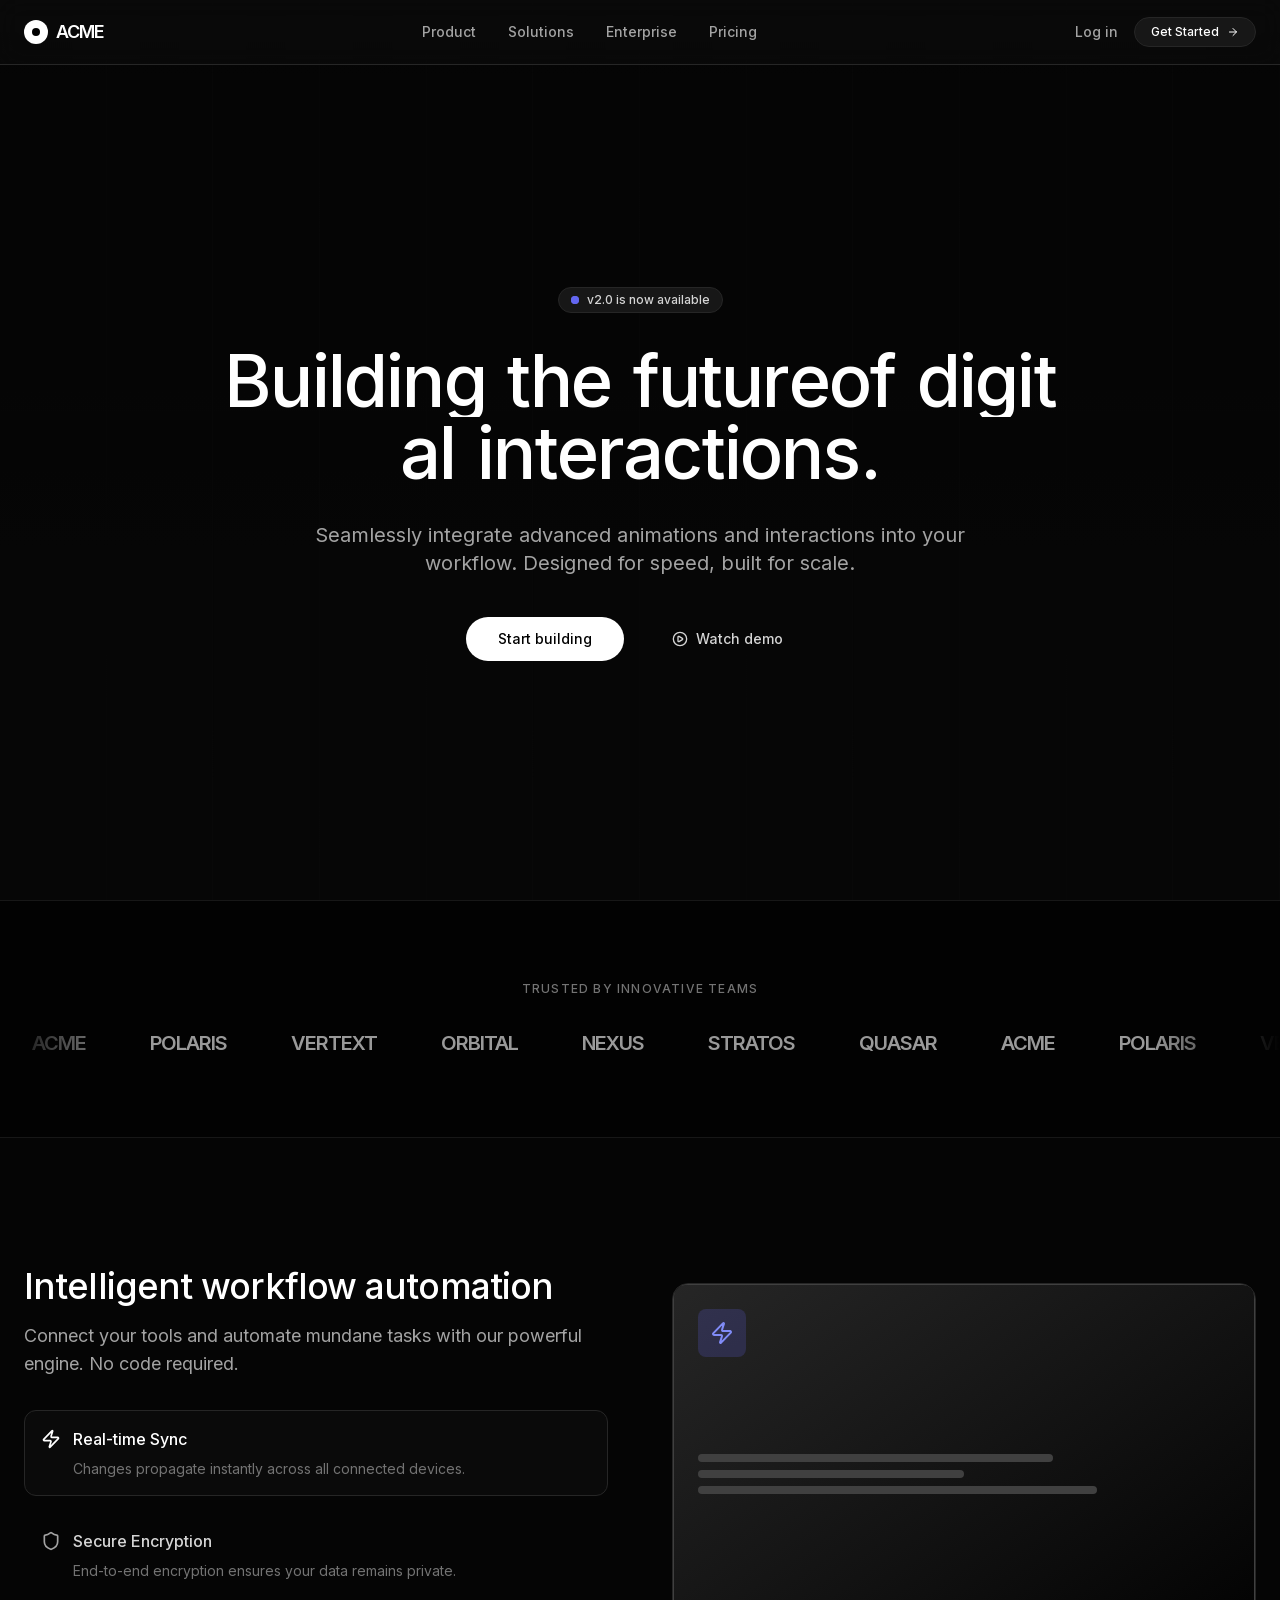
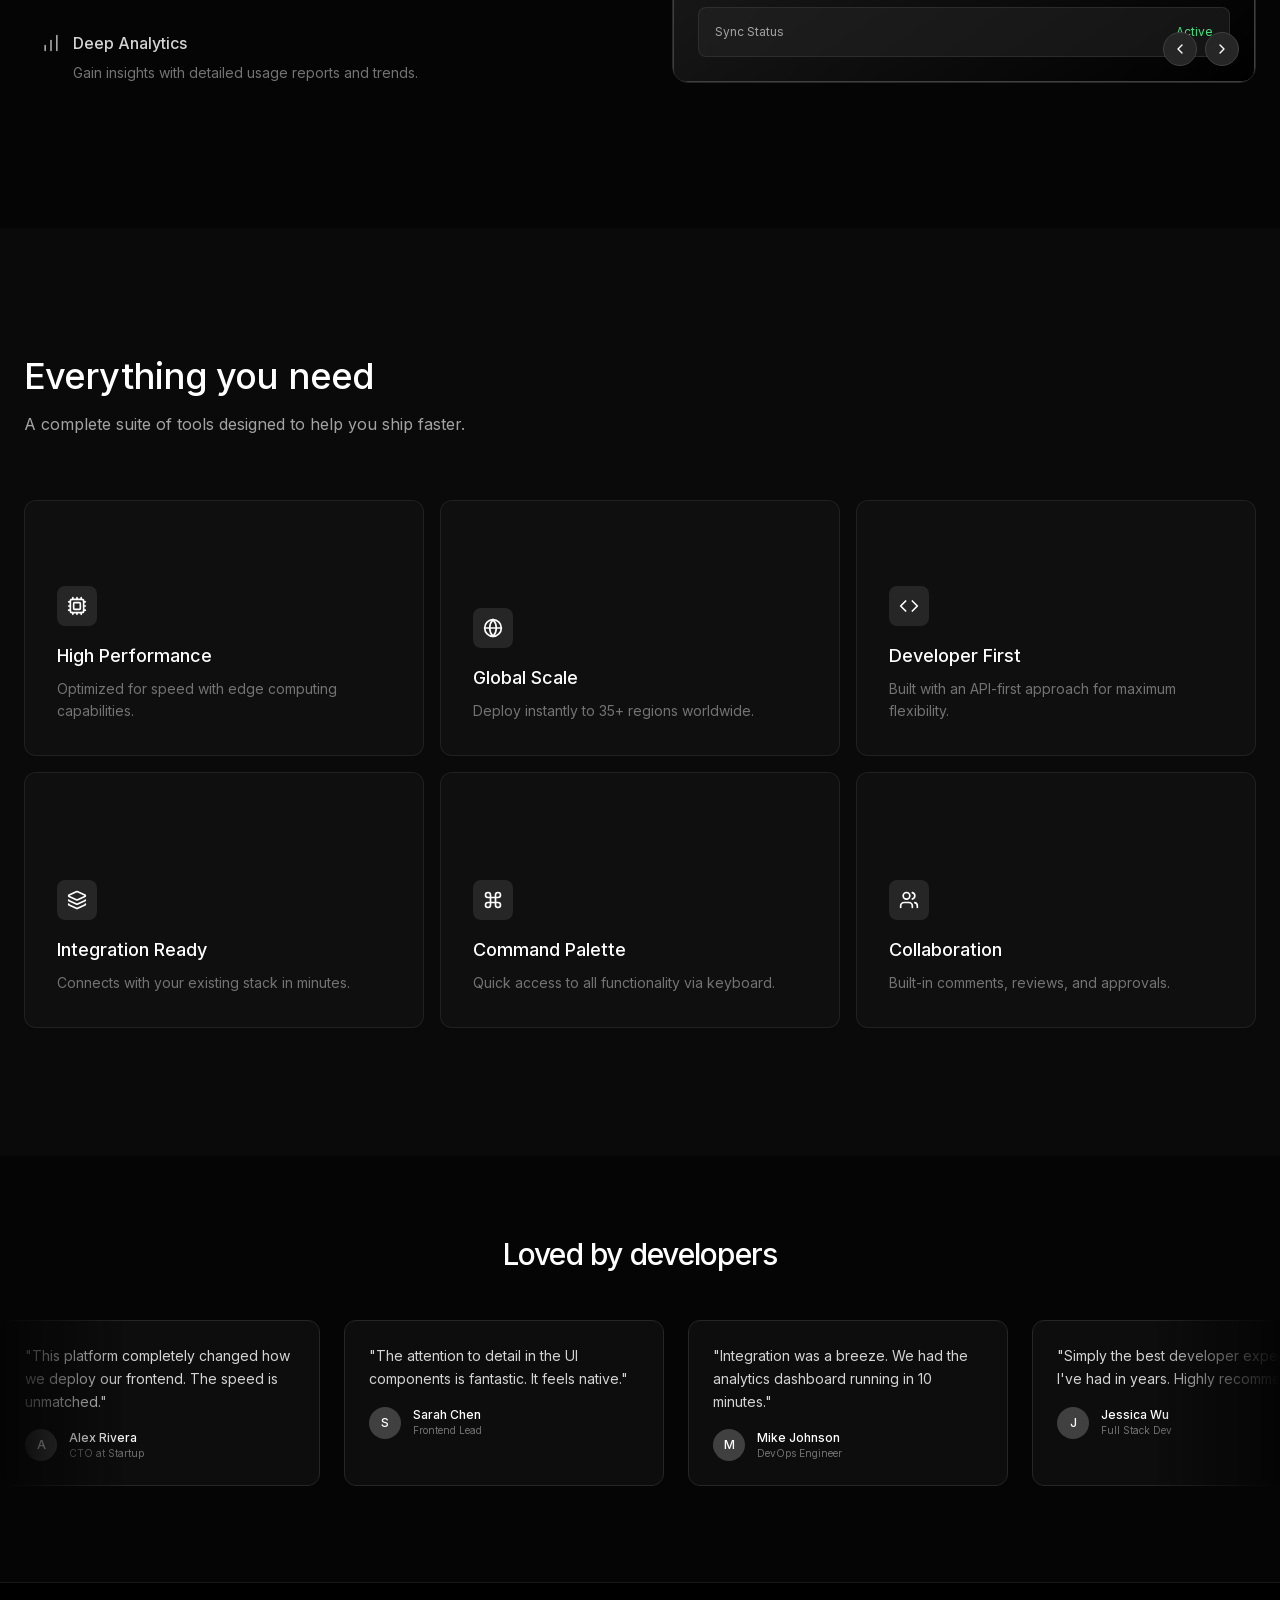
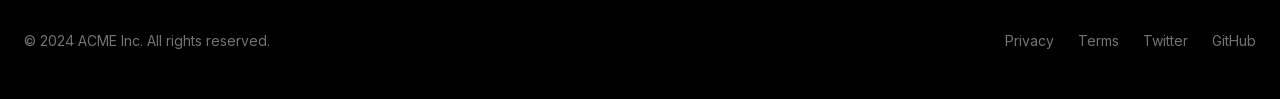
<file: devolvimeucracha.com.br_workshop1/Templates 2/animation-clean/index.html>
<html class="scroll-smooth" lang="en"><head><meta charset="utf-8"/>
<meta content="width=device-width, initial-scale=1.0" name="viewport"/>
<title>Modern Interface</title>
<script src="assets/resource_3fa48481346f.js"></script>
<script src="assets/lucide_latest_2eebd0ebe8c2.js"></script>
<link href="https://fonts.googleapis.com" rel="preconnect"/>
<link crossorigin="" href="https://fonts.gstatic.com" rel="preconnect"/>
<link href="assets/css2_19fd9cc6b396.css" rel="stylesheet"/>
<style>
/* Base Settings */
:root {
--mouse-x: 50%;
--mouse-y: 50%;
}
body {
font-family: 'Inter', sans-serif;
background-color: #050505;
overflow-x: hidden;
}
/* Hide scrollbar for clean UI */
::-webkit-scrollbar {
width: 8px;
}
::-webkit-scrollbar-track {
background: #050505;
}
::-webkit-scrollbar-thumb {
background: #262626;
border-radius: 4px;
}
/* Text Reveal Animation */
.char {
display: inline-block;
opacity: 0;
transform: translateY(100%);
clip-path: polygon(0 0, 100% 0, 100% 0, 0 0);
transition: all 0.8s cubic-bezier(0.16, 1, 0.3, 1);
}
.char.revealed {
opacity: 1;
transform: translateY(0);
clip-path: polygon(0 0, 100% 0, 100% 100%, 0 100%);
}
/* General Scroll Animations */
.animate-on-scroll {
opacity: 0.01; /* Avoid full 0 for screen readers momentarily */
filter: blur(10px);
transform: translateY(20px);
transition: all 1s cubic-bezier(0.25, 0.46, 0.45, 0.94);
}
.animate-on-scroll.in-view {
opacity: 1;
filter: blur(0);
transform: translateY(0);
}
/* Marquee Animation */
@keyframes scroll-left {
from { transform: translateX(0); }
to { transform: translateX(-50%); }
}
.marquee-content {
animation: scroll-left 40s linear infinite;
}
.marquee-mask {
mask-image: linear-gradient(to right, transparent, black 10%, black 90%, transparent);
-webkit-mask-image: linear-gradient(to right, transparent, black 10%, black 90%, transparent);
}
/* Border Beam Button */
@keyframes border-beam {
100% { offset-distance: 100%; }
}
.btn-beam {
position: relative;
overflow: hidden;
}
.btn-beam::before {
content: '';
position: absolute;
top: 0; left: 0; right: 0; bottom: 0;
border-radius: 9999px;
padding: 1px;
background: linear-gradient(90deg, transparent, rgba(255,255,255,0.8), transparent);
-webkit-mask: linear-gradient(#fff 0 0) content-box, linear-gradient(#fff 0 0);
-webkit-mask-composite: xor;
mask-composite: exclude;
opacity: 0;
transition: opacity 0.3s ease;
pointer-events: none;
}
.btn-beam:hover::before {
opacity: 1;
animation: spin-beam 2s linear infinite;
}
/* Alternative Beam Implementation that actually travels */
.beam-border {
position: absolute;
inset: -1px;
border-radius: 9999px;
pointer-events: none;
z-index: -1;
opacity: 0;
background: conic-gradient(from 0deg at 50% 50%, transparent 0deg, rgba(255,255,255,0.5) 60deg, transparent 120deg);
animation: rotate-beam 2s linear infinite;
transition: opacity 0.3s;
}
.btn-beam-container:hover .beam-border {
opacity: 1;
}
@keyframes rotate-beam {
from { transform: rotate(0deg); }
to { transform: rotate(360deg); }
}
/* Background Clip Columns */
.bg-column {
transition: clip-path 1.5s cubic-bezier(0.65, 0, 0.35, 1);
clip-path: inset(100% 0 0 0);
}
.bg-column.active {
clip-path: inset(0 0 0 0);
}
/* Flashlight Effect */
.flashlight-card {
position: relative;
background-color: rgba(23, 23, 23, 0.4);
border: 1px solid rgba(255, 255, 255, 0.08);
}
.flashlight-card::before {
content: "";
position: absolute;
height: 100%;
width: 100%;
left: 0;
top: 0;
border-radius: inherit;
background: radial-gradient(
800px circle at var(--mouse-x) var(--mouse-y),
rgba(255, 255, 255, 0.06),
transparent 40%
);
opacity: 0;
transition: opacity 0.5s;
pointer-events: none;
z-index: 3;
}
.flashlight-card::after {
content: "";
position: absolute;
height: 100%;
width: 100%;
left: 0;
top: 0;
border-radius: inherit;
background: radial-gradient(
600px circle at var(--mouse-x) var(--mouse-y),
rgba(255, 255, 255, 0.4),
transparent 40%
);
z-index: 1;
opacity: 0;
transition: opacity 0.5s;
pointer-events: none;
}
/* Border highlight logic via mask */
.flashlight-border {
position: absolute;
inset: 0;
border-radius: inherit;
padding: 1px;
background: radial-gradient(
600px circle at var(--mouse-x) var(--mouse-y),
rgba(255, 255, 255, 0.6),
transparent 40%
);
-webkit-mask: linear-gradient(#fff 0 0) content-box, linear-gradient(#fff 0 0);
-webkit-mask-composite: xor;
mask-composite: exclude;
opacity: 0;
transition: opacity 0.5s;
}
.flashlight-card:hover::before,
.flashlight-card:hover .flashlight-border {
opacity: 1;
}
/* Card Rotator Transitions */
.rotator-card {
transition: all 0.6s cubic-bezier(0.4, 0, 0.2, 1);
position: absolute;
top: 0;
left: 0;
width: 100%;
height: 100%;
backface-visibility: hidden;
}
</style><style data-scroll-fix="true">
        /* Scroll fixes for offline viewing */
        html, body {
            overflow: auto !important;
            overflow-x: hidden !important;
            height: auto !important;
            min-height: 100% !important;
            scroll-behavior: auto !important;
            opacity: 1 !important;
            visibility: visible !important;
        }
        
        /* Force visibility - many sites use JS animations for initial display */
        body, .wrapper, main, #__next, #app, .page, .content {
            opacity: 1 !important;
            visibility: visible !important;
            transform: none !important;
        }
        
        /* Disable loader/preloader overlays */
        .loader, .preloader, .loading, [class*="loader"], [class*="preloader"] {
            display: none !important;
            opacity: 0 !important;
        }
        
        /* Show elements that might be hidden for animation */
        .word-inner, .char, .line, [data-aos], [data-scroll],
        .hero-text span, .hero-fade, [class*="hero"] span {
            opacity: 1 !important;
            transform: none !important;
            visibility: visible !important;
        }
        
        /* Reset Tailwind animation utility classes */
        .translate-y-full, .translate-x-full, .-translate-y-full, .-translate-x-full,
        .translate-y-1\/2, .-translate-y-1\/2, .translate-y-\[100\%\], .translate-y-\[110\%\] {
            transform: none !important;
        }
        
        /* Force visibility on common hidden-for-animation patterns */
        .opacity-0, [class*="opacity-0"] {
            opacity: 1 !important;
        }
        
        /* Reset scale transforms used for animations */
        .scale-0, .scale-50, .scale-75 {
            transform: none !important;
        }
        
        html.lenis, html.lenis-smooth, 
        body.lenis, body.lenis-smooth,
        .lenis-wrapper, .lenis-content,
        [data-lenis-prevent], [data-scroll-container] {
            overflow: visible !important;
            height: auto !important;
        }
        
        /* Fix flex containers that might cut off content */
        body.flex.items-center,
        body.flex.justify-center {
            align-items: flex-start !important;
            min-height: 100vh;
            height: auto !important;
        }
        
        /* Ensure main content scrolls */
        main, #__next, #__nuxt, #app, .main-content {
            overflow: visible !important;
            height: auto !important;
        }
        </style></head>
<body class="text-neutral-400 selection:bg-neutral-700 selection:text-white">
<!-- Navigation -->
<nav class="fixed top-0 left-0 right-0 z-50 border-b border-neutral-800 bg-neutral-950/80 backdrop-blur-md">
<div class="max-w-7xl mx-auto px-6 h-16 flex items-center justify-between">
<div class="flex items-center gap-2 text-white tracking-tighter font-semibold text-lg">
<div class="w-6 h-6 bg-white rounded-full flex items-center justify-center">
<div class="w-2 h-2 bg-black rounded-full"></div>
</div>
                ACME
            </div>
<div class="hidden md:flex items-center gap-8 text-sm font-medium text-neutral-400">
<a class="hover:text-white transition-colors" href="#">Product</a>
<a class="hover:text-white transition-colors" href="#">Solutions</a>
<a class="hover:text-white transition-colors" href="#">Enterprise</a>
<a class="hover:text-white transition-colors" href="#">Pricing</a>
</div>
<div class="flex items-center gap-4">
<a class="text-sm font-medium hover:text-white transition-colors" href="#">Log in</a>
<!-- Button with Border Beam -->
<button class="relative btn-beam-container group">
<div class="beam-border"></div>
<span class="relative z-10 flex items-center gap-2 bg-neutral-900 text-white px-4 py-1.5 rounded-full text-xs font-medium border border-neutral-800 transition-all hover:bg-neutral-800">
                        Get Started
                        <i class="w-3 h-3" data-lucide="arrow-right"></i>
</span>
</button>
</div>
</div>
</nav>
<!-- Hero Section -->
<header class="relative min-h-screen pt-32 pb-20 flex flex-col justify-center items-center overflow-hidden">
<!-- Background Clip Animation Grid -->
<div class="absolute inset-0 grid grid-cols-6 md:grid-cols-12 gap-0 z-0 pointer-events-none opacity-20" id="bg-grid">
<!-- Columns injected via JS -->
</div>
<div class="relative z-10 max-w-4xl mx-auto px-6 text-center">
<div class="inline-flex items-center gap-2 px-3 py-1 rounded-full bg-neutral-900 border border-neutral-800 text-xs font-medium text-neutral-300 mb-8 animate-on-scroll">
<span class="relative flex h-2 w-2">
<span class="animate-ping absolute inline-flex h-full w-full rounded-full bg-indigo-400 opacity-75"></span>
<span class="relative inline-flex rounded-full h-2 w-2 bg-indigo-500"></span>
</span>
                v2.0 is now available
            </div>
<h1 class="text-5xl md:text-7xl font-medium text-white tracking-tight leading-[1.1] mb-8 h-auto min-h-[120px]" id="hero-title">
<!-- Text animated via JS -->
                Building the future <br/> of digital interactions.
            </h1>
<p class="text-lg md:text-xl text-neutral-400 max-w-2xl mx-auto mb-10 leading-relaxed animate-on-scroll" style="transition-delay: 200ms;">
                Seamlessly integrate advanced animations and interactions into your workflow. Designed for speed, built for scale.
            </p>
<div class="flex flex-col sm:flex-row items-center justify-center gap-4 animate-on-scroll" style="transition-delay: 400ms;">
<button class="relative btn-beam-container group w-full sm:w-auto">
<div class="beam-border"></div>
<span class="relative z-10 flex items-center justify-center bg-white text-black px-8 py-3 rounded-full text-sm font-medium transition-transform active:scale-95">
                        Start building
                    </span>
</button>
<button class="flex items-center justify-center gap-2 px-8 py-3 rounded-full text-sm font-medium text-neutral-300 hover:text-white transition-colors w-full sm:w-auto">
<i class="w-4 h-4" data-lucide="play-circle"></i>
                    Watch demo
                </button>
</div>
</div>
</header>
<!-- Logo Marquee -->
<section class="py-20 border-y border-neutral-900 bg-black/50 relative z-10">
<div class="max-w-7xl mx-auto px-6 mb-8 text-center">
<p class="text-xs font-medium uppercase tracking-widest text-neutral-500 animate-on-scroll">Trusted by innovative teams</p>
</div>
<div class="relative w-full overflow-hidden marquee-mask">
<div class="flex marquee-content w-max">
<!-- Loop 1 -->
<div class="flex items-center gap-16 px-8 opacity-60 grayscale hover:grayscale-0 transition-all duration-500">
<span class="text-xl font-semibold tracking-tighter text-white">ACME</span>
<span class="text-xl font-semibold tracking-tighter text-white">POLARIS</span>
<span class="text-xl font-semibold tracking-tighter text-white">VERTEXT</span>
<span class="text-xl font-semibold tracking-tighter text-white">ORBITAL</span>
<span class="text-xl font-semibold tracking-tighter text-white">NEXUS</span>
<span class="text-xl font-semibold tracking-tighter text-white">STRATOS</span>
<span class="text-xl font-semibold tracking-tighter text-white">QUASAR</span>
</div>
<!-- Loop 2 (Duplicate) -->
<div class="flex items-center gap-16 px-8 opacity-60 grayscale hover:grayscale-0 transition-all duration-500">
<span class="text-xl font-semibold tracking-tighter text-white">ACME</span>
<span class="text-xl font-semibold tracking-tighter text-white">POLARIS</span>
<span class="text-xl font-semibold tracking-tighter text-white">VERTEXT</span>
<span class="text-xl font-semibold tracking-tighter text-white">ORBITAL</span>
<span class="text-xl font-semibold tracking-tighter text-white">NEXUS</span>
<span class="text-xl font-semibold tracking-tighter text-white">STRATOS</span>
<span class="text-xl font-semibold tracking-tighter text-white">QUASAR</span>
</div>
<!-- Loop 3 (Duplicate) -->
<div class="flex items-center gap-16 px-8 opacity-60 grayscale hover:grayscale-0 transition-all duration-500">
<span class="text-xl font-semibold tracking-tighter text-white">ACME</span>
<span class="text-xl font-semibold tracking-tighter text-white">POLARIS</span>
<span class="text-xl font-semibold tracking-tighter text-white">VERTEXT</span>
<span class="text-xl font-semibold tracking-tighter text-white">ORBITAL</span>
<span class="text-xl font-semibold tracking-tighter text-white">NEXUS</span>
<span class="text-xl font-semibold tracking-tighter text-white">STRATOS</span>
<span class="text-xl font-semibold tracking-tighter text-white">QUASAR</span>
</div>
</div>
</div>
</section>
<!-- Feature Switcher Section -->
<section class="py-32 max-w-7xl mx-auto px-6">
<div class="grid lg:grid-cols-2 gap-16 items-center">
<div class="space-y-8">
<div class="animate-on-scroll">
<h2 class="text-3xl md:text-4xl font-medium text-white tracking-tight mb-4">Intelligent workflow automation</h2>
<p class="text-lg text-neutral-400">Connect your tools and automate mundane tasks with our powerful engine. No code required.</p>
</div>
<div class="space-y-4">
<div class="feature-btn p-4 rounded-xl border border-neutral-800 bg-neutral-900/30 cursor-pointer hover:bg-neutral-900 transition-colors active-feature" onclick="rotateTo(0)">
<div class="flex items-center gap-3 mb-2">
<i class="text-white w-5 h-5" data-lucide="zap"></i>
<h3 class="text-white font-medium">Real-time Sync</h3>
</div>
<p class="text-sm text-neutral-500 pl-8">Changes propagate instantly across all connected devices.</p>
</div>
<div class="feature-btn p-4 rounded-xl border border-transparent hover:bg-neutral-900 transition-colors cursor-pointer" onclick="rotateTo(1)">
<div class="flex items-center gap-3 mb-2">
<i class="text-neutral-400 w-5 h-5" data-lucide="shield"></i>
<h3 class="text-neutral-300 font-medium">Secure Encryption</h3>
</div>
<p class="text-sm text-neutral-500 pl-8">End-to-end encryption ensures your data remains private.</p>
</div>
<div class="feature-btn p-4 rounded-xl border border-transparent hover:bg-neutral-900 transition-colors cursor-pointer" onclick="rotateTo(2)">
<div class="flex items-center gap-3 mb-2">
<i class="text-neutral-400 w-5 h-5" data-lucide="bar-chart"></i>
<h3 class="text-neutral-300 font-medium">Deep Analytics</h3>
</div>
<p class="text-sm text-neutral-500 pl-8">Gain insights with detailed usage reports and trends.</p>
</div>
</div>
</div>
<!-- Rotator Card -->
<div class="relative h-[400px] w-full bg-neutral-900/20 rounded-2xl border border-neutral-800 overflow-hidden animate-on-scroll">
<div class="absolute inset-0 w-full h-full p-8" id="card-stack">
<!-- Card 1 -->
<div class="rotator-card bg-gradient-to-br from-neutral-800 to-black rounded-xl border border-neutral-700 p-6 shadow-2xl flex flex-col justify-between" style="opacity: 1; transform: scale(1) translateZ(0);">
<div class="w-12 h-12 rounded-lg bg-indigo-500/20 flex items-center justify-center text-indigo-400 mb-4">
<i class="w-6 h-6" data-lucide="zap"></i>
</div>
<div class="space-y-2">
<div class="h-2 w-2/3 bg-neutral-700 rounded"></div>
<div class="h-2 w-1/2 bg-neutral-700 rounded"></div>
<div class="h-2 w-3/4 bg-neutral-700 rounded"></div>
</div>
<div class="mt-8 p-4 bg-neutral-800/50 rounded-lg border border-neutral-700/50">
<div class="flex items-center justify-between text-xs text-neutral-400">
<span>Sync Status</span>
<span class="text-green-400">Active</span>
</div>
</div>
</div>
<!-- Card 2 -->
<div class="rotator-card bg-gradient-to-br from-neutral-800 to-black rounded-xl border border-neutral-700 p-6 shadow-2xl flex flex-col justify-between" style="opacity: 0; transform: scale(0.9) translateZ(0);">
<div class="w-12 h-12 rounded-lg bg-emerald-500/20 flex items-center justify-center text-emerald-400 mb-4">
<i class="w-6 h-6" data-lucide="shield"></i>
</div>
<div class="flex items-center justify-center h-32">
<i class="w-16 h-16 text-neutral-700" data-lucide="lock"></i>
</div>
<div class="mt-4 text-center text-xs text-emerald-500 bg-emerald-900/20 py-2 rounded border border-emerald-900/50">
                            256-bit Encryption Enabled
                        </div>
</div>
<!-- Card 3 -->
<div class="rotator-card bg-gradient-to-br from-neutral-800 to-black rounded-xl border border-neutral-700 p-6 shadow-2xl flex flex-col justify-between" style="opacity: 0; transform: scale(0.9) translateZ(0);">
<div class="w-12 h-12 rounded-lg bg-orange-500/20 flex items-center justify-center text-orange-400 mb-4">
<i class="w-6 h-6" data-lucide="bar-chart"></i>
</div>
<div class="flex items-end justify-between h-32 gap-2 px-4 pb-4">
<div class="w-full bg-neutral-700 rounded-t" style="height: 40%"></div>
<div class="w-full bg-neutral-600 rounded-t" style="height: 70%"></div>
<div class="w-full bg-orange-500 rounded-t" style="height: 55%"></div>
<div class="w-full bg-neutral-700 rounded-t" style="height: 80%"></div>
</div>
</div>
</div>
<!-- Controls -->
<div class="absolute bottom-4 right-4 flex gap-2 z-20">
<button class="p-2 rounded-full bg-neutral-800 text-white hover:bg-neutral-700 border border-neutral-700 transition-colors" onclick="prevCard()">
<i class="w-4 h-4" data-lucide="chevron-left"></i>
</button>
<button class="p-2 rounded-full bg-neutral-800 text-white hover:bg-neutral-700 border border-neutral-700 transition-colors" onclick="nextCard()">
<i class="w-4 h-4" data-lucide="chevron-right"></i>
</button>
</div>
</div>
</div>
</section>
<!-- Flashlight Grid Section -->
<section class="py-32 bg-neutral-950">
<div class="max-w-7xl mx-auto px-6">
<div class="mb-16 max-w-2xl animate-on-scroll">
<h2 class="text-3xl md:text-4xl font-medium text-white tracking-tight mb-4">Everything you need</h2>
<p class="text-neutral-400">A complete suite of tools designed to help you ship faster.</p>
</div>
<div class="grid grid-cols-1 md:grid-cols-2 lg:grid-cols-3 gap-4" id="flashlight-grid">
<!-- Cards injected via basic HTML, effects via CSS/JS -->
<!-- Card 1 -->
<div class="flashlight-card rounded-xl p-8 h-64 flex flex-col justify-end group cursor-default animate-on-scroll">
<div class="flashlight-border"></div>
<div class="relative z-10">
<div class="w-10 h-10 bg-neutral-800 rounded-lg flex items-center justify-center mb-4 text-white group-hover:scale-110 transition-transform duration-300">
<i class="w-5 h-5" data-lucide="cpu"></i>
</div>
<h3 class="text-lg font-medium text-white mb-2">High Performance</h3>
<p class="text-sm text-neutral-500 leading-relaxed">Optimized for speed with edge computing capabilities.</p>
</div>
</div>
<!-- Card 2 -->
<div class="flashlight-card rounded-xl p-8 h-64 flex flex-col justify-end group cursor-default animate-on-scroll" style="transition-delay: 100ms;">
<div class="flashlight-border"></div>
<div class="relative z-10">
<div class="w-10 h-10 bg-neutral-800 rounded-lg flex items-center justify-center mb-4 text-white group-hover:scale-110 transition-transform duration-300">
<i class="w-5 h-5" data-lucide="globe"></i>
</div>
<h3 class="text-lg font-medium text-white mb-2">Global Scale</h3>
<p class="text-sm text-neutral-500 leading-relaxed">Deploy instantly to 35+ regions worldwide.</p>
</div>
</div>
<!-- Card 3 -->
<div class="flashlight-card rounded-xl p-8 h-64 flex flex-col justify-end group cursor-default animate-on-scroll" style="transition-delay: 200ms;">
<div class="flashlight-border"></div>
<div class="relative z-10">
<div class="w-10 h-10 bg-neutral-800 rounded-lg flex items-center justify-center mb-4 text-white group-hover:scale-110 transition-transform duration-300">
<i class="w-5 h-5" data-lucide="code"></i>
</div>
<h3 class="text-lg font-medium text-white mb-2">Developer First</h3>
<p class="text-sm text-neutral-500 leading-relaxed">Built with an API-first approach for maximum flexibility.</p>
</div>
</div>
<!-- Card 4 -->
<div class="flashlight-card rounded-xl p-8 h-64 flex flex-col justify-end group cursor-default animate-on-scroll" style="transition-delay: 300ms;">
<div class="flashlight-border"></div>
<div class="relative z-10">
<div class="w-10 h-10 bg-neutral-800 rounded-lg flex items-center justify-center mb-4 text-white group-hover:scale-110 transition-transform duration-300">
<i class="w-5 h-5" data-lucide="layers"></i>
</div>
<h3 class="text-lg font-medium text-white mb-2">Integration Ready</h3>
<p class="text-sm text-neutral-500 leading-relaxed">Connects with your existing stack in minutes.</p>
</div>
</div>
<!-- Card 5 -->
<div class="flashlight-card rounded-xl p-8 h-64 flex flex-col justify-end group cursor-default animate-on-scroll" style="transition-delay: 400ms;">
<div class="flashlight-border"></div>
<div class="relative z-10">
<div class="w-10 h-10 bg-neutral-800 rounded-lg flex items-center justify-center mb-4 text-white group-hover:scale-110 transition-transform duration-300">
<i class="w-5 h-5" data-lucide="command"></i>
</div>
<h3 class="text-lg font-medium text-white mb-2">Command Palette</h3>
<p class="text-sm text-neutral-500 leading-relaxed">Quick access to all functionality via keyboard.</p>
</div>
</div>
<!-- Card 6 -->
<div class="flashlight-card rounded-xl p-8 h-64 flex flex-col justify-end group cursor-default animate-on-scroll" style="transition-delay: 500ms;">
<div class="flashlight-border"></div>
<div class="relative z-10">
<div class="w-10 h-10 bg-neutral-800 rounded-lg flex items-center justify-center mb-4 text-white group-hover:scale-110 transition-transform duration-300">
<i class="w-5 h-5" data-lucide="users"></i>
</div>
<h3 class="text-lg font-medium text-white mb-2">Collaboration</h3>
<p class="text-sm text-neutral-500 leading-relaxed">Built-in comments, reviews, and approvals.</p>
</div>
</div>
</div>
</div>
</section>
<!-- Testimonials Marquee -->
<section class="py-20 overflow-hidden relative">
<div class="max-w-7xl mx-auto px-6 mb-12">
<h2 class="text-3xl font-medium text-white tracking-tight text-center animate-on-scroll">Loved by developers</h2>
</div>
<div class="relative w-full marquee-mask">
<div class="flex marquee-content w-max gap-6 pb-4">
<!-- Card Item Template -->
<div class="w-80 p-6 bg-neutral-900/50 border border-neutral-800 rounded-xl flex-shrink-0">
<p class="text-neutral-300 text-sm mb-4 leading-relaxed">"This platform completely changed how we deploy our frontend. The speed is unmatched."</p>
<div class="flex items-center gap-3">
<div class="w-8 h-8 bg-neutral-700 rounded-full flex items-center justify-center text-xs text-white font-medium">A</div>
<div>
<div class="text-white text-xs font-medium">Alex Rivera</div>
<div class="text-neutral-500 text-[10px]">CTO at Startup</div>
</div>
</div>
</div>
<div class="w-80 p-6 bg-neutral-900/50 border border-neutral-800 rounded-xl flex-shrink-0">
<p class="text-neutral-300 text-sm mb-4 leading-relaxed">"The attention to detail in the UI components is fantastic. It feels native."</p>
<div class="flex items-center gap-3">
<div class="w-8 h-8 bg-neutral-700 rounded-full flex items-center justify-center text-xs text-white font-medium">S</div>
<div>
<div class="text-white text-xs font-medium">Sarah Chen</div>
<div class="text-neutral-500 text-[10px]">Frontend Lead</div>
</div>
</div>
</div>
<div class="w-80 p-6 bg-neutral-900/50 border border-neutral-800 rounded-xl flex-shrink-0">
<p class="text-neutral-300 text-sm mb-4 leading-relaxed">"Integration was a breeze. We had the analytics dashboard running in 10 minutes."</p>
<div class="flex items-center gap-3">
<div class="w-8 h-8 bg-neutral-700 rounded-full flex items-center justify-center text-xs text-white font-medium">M</div>
<div>
<div class="text-white text-xs font-medium">Mike Johnson</div>
<div class="text-neutral-500 text-[10px]">DevOps Engineer</div>
</div>
</div>
</div>
<div class="w-80 p-6 bg-neutral-900/50 border border-neutral-800 rounded-xl flex-shrink-0">
<p class="text-neutral-300 text-sm mb-4 leading-relaxed">"Simply the best developer experience I've had in years. Highly recommended."</p>
<div class="flex items-center gap-3">
<div class="w-8 h-8 bg-neutral-700 rounded-full flex items-center justify-center text-xs text-white font-medium">J</div>
<div>
<div class="text-white text-xs font-medium">Jessica Wu</div>
<div class="text-neutral-500 text-[10px]">Full Stack Dev</div>
</div>
</div>
</div>
<div class="w-80 p-6 bg-neutral-900/50 border border-neutral-800 rounded-xl flex-shrink-0">
<p class="text-neutral-300 text-sm mb-4 leading-relaxed">"Documentation is clear, API is robust. It just works."</p>
<div class="flex items-center gap-3">
<div class="w-8 h-8 bg-neutral-700 rounded-full flex items-center justify-center text-xs text-white font-medium">D</div>
<div>
<div class="text-white text-xs font-medium">David Kim</div>
<div class="text-neutral-500 text-[10px]">Product Owner</div>
</div>
</div>
</div>
<!-- Duplicates for Loop -->
<div class="w-80 p-6 bg-neutral-900/50 border border-neutral-800 rounded-xl flex-shrink-0">
<p class="text-neutral-300 text-sm mb-4 leading-relaxed">"This platform completely changed how we deploy our frontend. The speed is unmatched."</p>
<div class="flex items-center gap-3">
<div class="w-8 h-8 bg-neutral-700 rounded-full flex items-center justify-center text-xs text-white font-medium">A</div>
<div>
<div class="text-white text-xs font-medium">Alex Rivera</div>
<div class="text-neutral-500 text-[10px]">CTO at Startup</div>
</div>
</div>
</div>
<div class="w-80 p-6 bg-neutral-900/50 border border-neutral-800 rounded-xl flex-shrink-0">
<p class="text-neutral-300 text-sm mb-4 leading-relaxed">"The attention to detail in the UI components is fantastic. It feels native."</p>
<div class="flex items-center gap-3">
<div class="w-8 h-8 bg-neutral-700 rounded-full flex items-center justify-center text-xs text-white font-medium">S</div>
<div>
<div class="text-white text-xs font-medium">Sarah Chen</div>
<div class="text-neutral-500 text-[10px]">Frontend Lead</div>
</div>
</div>
</div>
<div class="w-80 p-6 bg-neutral-900/50 border border-neutral-800 rounded-xl flex-shrink-0">
<p class="text-neutral-300 text-sm mb-4 leading-relaxed">"Integration was a breeze. We had the analytics dashboard running in 10 minutes."</p>
<div class="flex items-center gap-3">
<div class="w-8 h-8 bg-neutral-700 rounded-full flex items-center justify-center text-xs text-white font-medium">M</div>
<div>
<div class="text-white text-xs font-medium">Mike Johnson</div>
<div class="text-neutral-500 text-[10px]">DevOps Engineer</div>
</div>
</div>
</div>
<div class="w-80 p-6 bg-neutral-900/50 border border-neutral-800 rounded-xl flex-shrink-0">
<p class="text-neutral-300 text-sm mb-4 leading-relaxed">"Simply the best developer experience I've had in years. Highly recommended."</p>
<div class="flex items-center gap-3">
<div class="w-8 h-8 bg-neutral-700 rounded-full flex items-center justify-center text-xs text-white font-medium">J</div>
<div>
<div class="text-white text-xs font-medium">Jessica Wu</div>
<div class="text-neutral-500 text-[10px]">Full Stack Dev</div>
</div>
</div>
</div>
<div class="w-80 p-6 bg-neutral-900/50 border border-neutral-800 rounded-xl flex-shrink-0">
<p class="text-neutral-300 text-sm mb-4 leading-relaxed">"Documentation is clear, API is robust. It just works."</p>
<div class="flex items-center gap-3">
<div class="w-8 h-8 bg-neutral-700 rounded-full flex items-center justify-center text-xs text-white font-medium">D</div>
<div>
<div class="text-white text-xs font-medium">David Kim</div>
<div class="text-neutral-500 text-[10px]">Product Owner</div>
</div>
</div>
</div>
</div>
</div>
</section>
<!-- Footer -->
<footer class="border-t border-neutral-900 bg-black py-12">
<div class="max-w-7xl mx-auto px-6 flex flex-col md:flex-row justify-between items-center gap-6">
<div class="text-sm text-neutral-500">
                © 2024 ACME Inc. All rights reserved.
            </div>
<div class="flex gap-6 text-sm text-neutral-500">
<a class="hover:text-white transition-colors" href="#">Privacy</a>
<a class="hover:text-white transition-colors" href="#">Terms</a>
<a class="hover:text-white transition-colors" href="#">Twitter</a>
<a class="hover:text-white transition-colors" href="#">GitHub</a>
</div>
</div>
</footer>
<script>
        // Initialize Lucide Icons
        lucide.createIcons();

        // --- 1. Text Reveal Animation ---
        const title = document.getElementById('hero-title');
        const text = title.innerText;
        title.innerHTML = '';
        // Split into lines manually based on <br> in original HTML? No, just split text.
        // Simple word split for better wrapping safety, then char split
        // We will just do char split on the whole block for the effect requested
        const chars = text.split('');
        chars.forEach((char, index) => {
            const span = document.createElement('span');
            span.textContent = char;
            span.className = 'char';
            span.style.transitionDelay = `${index * 30}ms`;
            if (char === ' ') span.style.marginRight = '0.3em';
            // Handle line break if needed, but simpler to let flex/block handle it or specific chars
            title.appendChild(span);
        });

        setTimeout(() => {
            document.querySelectorAll('.char').forEach(c => c.classList.add('revealed'));
        }, 100);


        // --- 2. Background Clip Animation ---
        const bgGrid = document.getElementById('bg-grid');
        const colCount = window.innerWidth < 768 ? 6 : 12;
        
        for (let i = 0; i < colCount; i++) {
            const col = document.createElement('div');
            col.className = 'bg-column h-full w-full border-r border-neutral-800/30 bg-gradient-to-b from-neutral-900/0 to-neutral-900/50';
            bgGrid.appendChild(col);
            
            // Staggered animation
            setTimeout(() => {
                col.classList.add('active');
            }, 100 + (i * 100));
        }

        // --- 3. Scroll Animation Observer ---
        const observerOptions = {
            root: null,
            rootMargin: '0px',
            threshold: 0.1
        };

        const observer = new IntersectionObserver((entries) => {
            entries.forEach(entry => {
                if (entry.isIntersecting) {
                    entry.target.classList.add('in-view');
                    observer.unobserve(entry.target); // Only animate once
                }
            });
        }, observerOptions);

        document.querySelectorAll('.animate-on-scroll').forEach(el => {
            observer.observe(el);
        });

        // --- 4. Card Rotator ---
        let currentCard = 0;
        const cards = document.querySelectorAll('.rotator-card');
        const btns = document.querySelectorAll('.feature-btn');
        
        function updateCards() {
            cards.forEach((card, index) => {
                if (index === currentCard) {
                    card.style.opacity = '1';
                    card.style.transform = 'scale(1) translateZ(0)';
                    card.style.zIndex = '10';
                } else {
                    card.style.opacity = '0';
                    card.style.transform = 'scale(0.9) translateZ(0)';
                    card.style.zIndex = '0';
                }
            });

            btns.forEach((btn, index) => {
                if (index === currentCard) {
                    btn.classList.add('bg-neutral-900', 'border-neutral-800');
                    btn.classList.remove('border-transparent');
                    btn.querySelector('i').classList.remove('text-neutral-400');
                    btn.querySelector('i').classList.add('text-white');
                    btn.querySelector('h3').classList.remove('text-neutral-300');
                    btn.querySelector('h3').classList.add('text-white');
                } else {
                    btn.classList.remove('bg-neutral-900', 'border-neutral-800');
                    btn.classList.add('border-transparent');
                    btn.querySelector('i').classList.add('text-neutral-400');
                    btn.querySelector('i').classList.remove('text-white');
                    btn.querySelector('h3').classList.add('text-neutral-300');
                    btn.querySelector('h3').classList.remove('text-white');
                }
            });
        }

        function rotateTo(index) {
            currentCard = index;
            updateCards();
            // Reset interval on manual click
            clearInterval(rotatorInterval);
            rotatorInterval = setInterval(nextCard, 5000);
        }

        function nextCard() {
            currentCard = (currentCard + 1) % cards.length;
            updateCards();
        }

        function prevCard() {
            currentCard = (currentCard - 1 + cards.length) % cards.length;
            updateCards();
        }

        let rotatorInterval = setInterval(nextCard, 5000);

        // --- 5. Flashlight Effect ---
        const gridContainer = document.getElementById('flashlight-grid');
        
        gridContainer.addEventListener('mousemove', (e) => {
            const cards = document.querySelectorAll('.flashlight-card');
            
            cards.forEach(card => {
                const rect = card.getBoundingClientRect();
                const x = e.clientX - rect.left;
                const y = e.clientY - rect.top;
                
                card.style.setProperty('--mouse-x', `${x}px`);
                card.style.setProperty('--mouse-y', `${y}px`);
            });
        });
    </script>
<script data-img-fallback-handler="">!function(){var f=["https://hoirqrkdgbmvpwutwuwj.supabase.co/storage/v1/object/public/assets/assets/917d6f93-fb36-439a-8c48-884b67b35381_1600w.jpg","https://hoirqrkdgbmvpwutwuwj.supabase.co/storage/v1/object/public/assets/assets/4734259a-bad7-422f-981e-ce01e79184f2_1600w.jpg","https://hoirqrkdgbmvpwutwuwj.supabase.co/storage/v1/object/public/assets/assets/c543a9e1-f226-4ced-80b0-feb8445a75b9_1600w.jpg","https://hoirqrkdgbmvpwutwuwj.supabase.co/storage/v1/object/public/assets/assets/5bab247f-35d9-400d-a82b-fd87cfe913d2_1600w.webp","https://hoirqrkdgbmvpwutwuwj.supabase.co/storage/v1/object/public/assets/assets/30104e3c-5eea-4b93-93e9-5313698a7156_1600w.webp"],h=new Set;function g(s){for(var x=0,i=0;i<s.length;i++)x=(x<<5)-x+s.charCodeAt(i)|0;return f[Math.abs(x)%f.length]}function r(t){var s=t.src;if(s&&!h.has(s)){h.add(s);t.src=g(s)}}window.addEventListener("error",function(e){var t=e.target;if(t&&t.tagName==="IMG")r(t)},!0);function c(){document.querySelectorAll("img").forEach(function(i){if(i.complete&&!i.naturalWidth&&i.src)r(i)})}if(document.readyState==="loading")document.addEventListener("DOMContentLoaded",c);else c()}()</script></body></html>
</file>
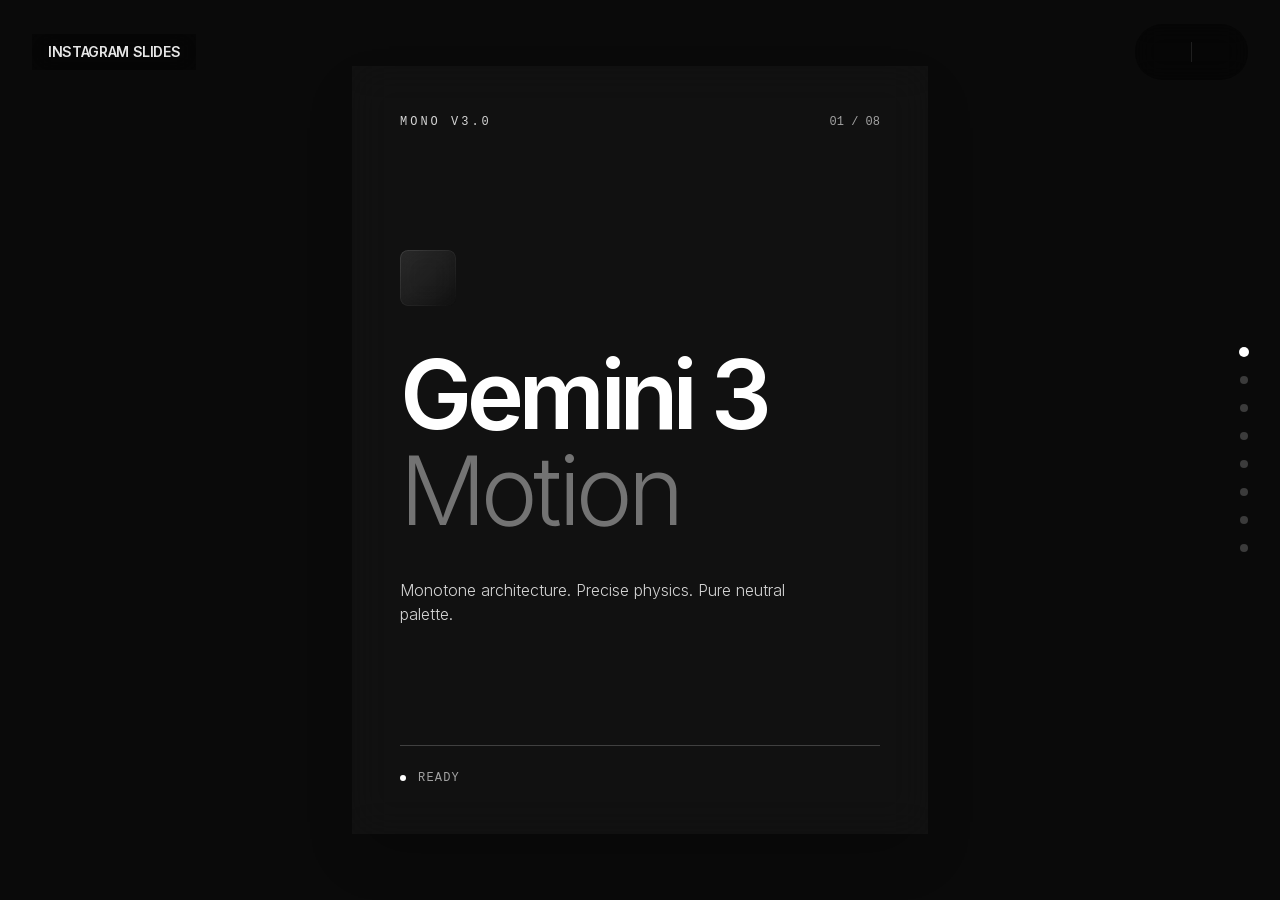
<file: devolvimeucracha.com.br_workshop1/Templates 2/animations-gemini/index.html>
<html lang="en"><head><meta charset="utf-8"/>
<meta content="width=device-width, initial-scale=1.0" name="viewport"/>
<title>Gemini 3 Animation Guide - Monotone V2</title>
<!-- Scripts -->
<script src="assets/resource_3fa48481346f.js"></script>
<script src="assets/iconify-icon_e19829e7f0e8.js"></script>
<link href="assets/css2_d532a689d235.css" rel="stylesheet"/>
<style>
/* Base Setup */
:root {
--bg-deep: #050505;
}
body {
font-family: 'Inter', sans-serif;
background-color: var(--bg-deep);
color: #e5e5e5;
scrollbar-width: none;
-ms-overflow-style: none;
}
body::-webkit-scrollbar {
display: none;
}
html {
scroll-behavior: smooth;
}
/* Animations */
@keyframes animationIn {
0% { opacity: 0; transform: translateY(30px); filter: blur(10px); }
100% { opacity: 1; transform: translateY(0); filter: blur(0px); }
}
@keyframes marquee {
0% { transform: translateX(0); }
100% { transform: translateX(-50%); }
}
.animate-marquee { animation: marquee 40s linear infinite; }
@keyframes shimmer {
from { transform: translateX(-100%) skewX(-15deg); }
to { transform: translateX(200%) skewX(-15deg); }
}
@keyframes textSlide {
0% { transform: translateY(110%); opacity: 0; }
100% { transform: translateY(0); opacity: 1; }
}
.text-clip-anim span {
display: inline-block;
animation: textSlide 0.9s cubic-bezier(0.16, 1, 0.3, 1) forwards;
opacity: 0;
}
/* Flashlight Effect */
.flashlight-card { background: rgba(255, 255, 255, 0.01); }
.flashlight-card::before {
content: "";
position: absolute;
inset: 0px;
background: radial-gradient(
800px circle at var(--mouse-x) var(--mouse-y),
rgba(255, 255, 255, 0.08),
transparent 40%
);
opacity: 0;
transition: opacity 0.5s;
pointer-events: none;
z-index: 2;
}
.flashlight-card:hover::before { opacity: 1; }
/* Utility */
.glass-panel {
background: rgba(23, 23, 23, 0.6);
backdrop-filter: blur(20px);
}
</style>
<link href="assets/css2_86e10c4bcbd4.css" id="all-fonts-link-font-geist" rel="stylesheet"/><style id="all-fonts-style-font-geist">.font-geist { font-family: 'Geist', sans-serif !important; }</style><link href="assets/css2_0fc20595ebff.css" id="all-fonts-link-font-roboto" rel="stylesheet"/><style id="all-fonts-style-font-roboto">.font-roboto { font-family: 'Roboto', sans-serif !important; }</style><link href="assets/css2_23afcbef9bdd.css" id="all-fonts-link-font-montserrat" rel="stylesheet"/><style id="all-fonts-style-font-montserrat">.font-montserrat { font-family: 'Montserrat', sans-serif !important; }</style><link href="assets/css2_82ced711bf49.css" id="all-fonts-link-font-poppins" rel="stylesheet"/><style id="all-fonts-style-font-poppins">.font-poppins { font-family: 'Poppins', sans-serif !important; }</style><link href="assets/css2_fa22aa91016e.css" id="all-fonts-link-font-playfair" rel="stylesheet"/><style id="all-fonts-style-font-playfair">.font-playfair { font-family: 'Playfair Display', serif !important; }</style><link href="assets/css2_2b2d87bc82d8.css" id="all-fonts-link-font-instrument-serif" rel="stylesheet"/><style id="all-fonts-style-font-instrument-serif">.font-instrument-serif { font-family: 'Instrument Serif', serif !important; }</style><link href="assets/css2_4fef849c83da.css" id="all-fonts-link-font-merriweather" rel="stylesheet"/><style id="all-fonts-style-font-merriweather">.font-merriweather { font-family: 'Merriweather', serif !important; }</style><link href="assets/css2_a7b22b336fe1.css" id="all-fonts-link-font-bricolage" rel="stylesheet"/><style id="all-fonts-style-font-bricolage">.font-bricolage { font-family: 'Bricolage Grotesque', sans-serif !important; }</style><link href="assets/css2_0b2072b66163.css" id="all-fonts-link-font-jakarta" rel="stylesheet"/><style id="all-fonts-style-font-jakarta">.font-jakarta { font-family: 'Plus Jakarta Sans', sans-serif !important; }</style><link href="assets/css2_9b8bf743d4a8.css" id="all-fonts-link-font-manrope" rel="stylesheet"/><style id="all-fonts-style-font-manrope">.font-manrope { font-family: 'Manrope', sans-serif !important; }</style><link href="assets/css2_8e191ef32247.css" id="all-fonts-link-font-space-grotesk" rel="stylesheet"/><style id="all-fonts-style-font-space-grotesk">.font-space-grotesk { font-family: 'Space Grotesk', sans-serif !important; }</style><link href="assets/css2_70fd47a02eed.css" id="all-fonts-link-font-work-sans" rel="stylesheet"/><style id="all-fonts-style-font-work-sans">.font-work-sans { font-family: 'Work Sans', sans-serif !important; }</style><link href="assets/css2_b52fc18295f8.css" id="all-fonts-link-font-pt-serif" rel="stylesheet"/><style id="all-fonts-style-font-pt-serif">.font-pt-serif { font-family: 'PT Serif', serif !important; }</style><link href="assets/css2_62759cd015bd.css" id="all-fonts-link-font-geist-mono" rel="stylesheet"/><style id="all-fonts-style-font-geist-mono">.font-geist-mono { font-family: 'Geist Mono', monospace !important; }</style><link href="assets/css2_f495c2faa2a6.css" id="all-fonts-link-font-space-mono" rel="stylesheet"/><style id="all-fonts-style-font-space-mono">.font-space-mono { font-family: 'Space Mono', monospace !important; }</style><link href="assets/css2_6f16cdd6fd9f.css" id="all-fonts-link-font-quicksand" rel="stylesheet"/><style id="all-fonts-style-font-quicksand">.font-quicksand { font-family: 'Quicksand', sans-serif !important; }</style><link href="assets/css2_94cb6f0c406a.css" id="all-fonts-link-font-nunito" rel="stylesheet"/><style id="all-fonts-style-font-nunito">.font-nunito { font-family: 'Nunito', sans-serif !important; }</style><style id="border-gradient-shared-style">
[style*="--border-gradient"]::before {
content: "";
position: absolute;
inset: 0;
padding: 1px;
border-radius: var(--border-radius-before, inherit);
-webkit-mask: linear-gradient(#fff 0 0) content-box,
linear-gradient(#fff 0 0);
-webkit-mask-composite: xor;
mask-composite: exclude;
background: var(--border-gradient);
pointer-events: none;
}</style> <style>
/* 3D Transform utilities */
</style>
<script>
// Configure Tailwind to include our custom 3D transform utilities
tailwind.config = {
theme: {
extend: {
// Add any custom theme extensions here if needed
}
},
plugins: [
function({ addUtilities }) {
const rotateXUtilities = {};
const rotateYUtilities = {};
const rotateZUtilities = {};
const rotateValues = [0, 5, 10, 15, 20, 30, 45, 75];
// Generate rotate-x utilities
rotateValues.forEach((value) => {
rotateXUtilities[`.rotate-x-${value}`] = {
'--tw-rotate-x': `${value}deg`,
transform: `
translate3d(var(--tw-translate-x, 0), var(--tw-translate-y, 0), var(--tw-translate-z, 0))
rotateX(var(--tw-rotate-x, 0))
rotateY(var(--tw-rotate-y, 0))
rotateZ(var(--tw-rotate-z, 0))
skewX(var(--tw-skew-x, 0))
skewY(var(--tw-skew-y, 0))
scaleX(var(--tw-scale-x, 1))
scaleY(var(--tw-scale-y, 1))
`.replace(/\\s+/g, ' ').trim(),
};
if (value !== 0) {
rotateXUtilities[`.-rotate-x-${value}`] = {
'--tw-rotate-x': `-${value}deg`,
transform: `
translate3d(var(--tw-translate-x, 0), var(--tw-translate-y, 0), var(--tw-translate-z, 0))
rotateX(var(--tw-rotate-x, 0))
rotateY(var(--tw-rotate-y, 0))
rotateZ(var(--tw-rotate-z, 0))
skewX(var(--tw-skew-x, 0))
skewY(var(--tw-skew-y, 0))
scaleX(var(--tw-scale-x, 1))
scaleY(var(--tw-scale-y, 1))
`.replace(/\\s+/g, ' ').trim(),
};
}
});
// Generate rotate-y utilities
rotateValues.forEach((value) => {
rotateYUtilities[`.rotate-y-${value}`] = {
'--tw-rotate-y': `${value}deg`,
transform: `
translate3d(var(--tw-translate-x, 0), var(--tw-translate-y, 0), var(--tw-translate-z, 0))
rotateX(var(--tw-rotate-x, 0))
rotateY(var(--tw-rotate-y, 0))
rotateZ(var(--tw-rotate-z, 0))
skewX(var(--tw-skew-x, 0))
skewY(var(--tw-skew-y, 0))
scaleX(var(--tw-scale-x, 1))
scaleY(var(--tw-scale-y, 1))
`.replace(/\\s+/g, ' ').trim(),
};
if (value !== 0) {
rotateYUtilities[`.-rotate-y-${value}`] = {
'--tw-rotate-y': `-${value}deg`,
transform: `
translate3d(var(--tw-translate-x, 0), var(--tw-translate-y, 0), var(--tw-translate-z, 0))
rotateX(var(--tw-rotate-x, 0))
rotateY(var(--tw-rotate-y, 0))
rotateZ(var(--tw-rotate-z, 0))
skewX(var(--tw-skew-x, 0))
skewY(var(--tw-skew-y, 0))
scaleX(var(--tw-scale-x, 1))
scaleY(var(--tw-scale-y, 1))
`.replace(/\\s+/g, ' ').trim(),
};
}
});
// Generate rotate-z utilities
rotateValues.forEach((value) => {
rotateZUtilities[`.rotate-z-${value}`] = {
'--tw-rotate-z': `${value}deg`,
transform: `
translate3d(var(--tw-translate-x, 0), var(--tw-translate-y, 0), var(--tw-translate-z, 0))
rotateX(var(--tw-rotate-x, 0))
rotateY(var(--tw-rotate-y, 0))
rotateZ(var(--tw-rotate-z, 0))
skewX(var(--tw-skew-x, 0))
skewY(var(--tw-skew-y, 0))
scaleX(var(--tw-scale-x, 1))
scaleY(var(--tw-scale-y, 1))
`.replace(/\\s+/g, ' ').trim(),
};
if (value !== 0) {
rotateZUtilities[`.-rotate-z-${value}`] = {
'--tw-rotate-z': `-${value}deg`,
transform: `
translate3d(var(--tw-translate-x, 0), var(--tw-translate-y, 0), var(--tw-translate-z, 0))
rotateX(var(--tw-rotate-x, 0))
rotateY(var(--tw-rotate-y, 0))
rotateZ(var(--tw-rotate-z, 0))
skewX(var(--tw-skew-x, 0))
skewY(var(--tw-skew-y, 0))
scaleX(var(--tw-scale-x, 1))
scaleY(var(--tw-scale-y, 1))
`.replace(/\\s+/g, ' ').trim(),
};
}
});
// Perspective utilities
const perspectiveUtilities = {
".perspective-none": { perspective: "none" },
".perspective-dramatic": { perspective: "100px" },
".perspective-near": { perspective: "300px" },
".perspective-normal": { perspective: "500px" },
".perspective-midrange": { perspective: "800px" },
".perspective-distant": { perspective: "1200px" },
};
// Transform style utilities
const transformStyleUtilities = {
".transform-style-preserve-3d": { "transform-style": "preserve-3d" },
".transform-style-flat": { "transform-style": "flat" },
};
addUtilities({
...rotateXUtilities,
...rotateYUtilities,
...rotateZUtilities,
...perspectiveUtilities,
...transformStyleUtilities,
});
}
]
};
</script></head>
<body class="antialiased selection:bg-white/20 selection:text-white relative bg-neutral-950 overflow-hidden">
<!-- Fixed Header -->
<header class="fixed top-0 left-0 right-0 z-[60] px-4 md:px-8 py-4 md:py-6 flex justify-between items-center pointer-events-none">
<div class="pointer-events-auto">
<h1 class="text-xs md:text-sm font-semibold tracking-tight text-white uppercase opacity-90 backdrop-blur-md px-3 md:px-4 py-2 rounded-none bg-black/40">
                Instagram Slides
            </h1>
</div>
<div class="pointer-events-auto flex items-center gap-2 backdrop-blur-md p-2 rounded-full bg-black/40">
<button class="w-8 h-8 md:w-10 md:h-10 flex items-center justify-center rounded-full hover:bg-white/10 transition-colors text-white/70 hover:text-white" onclick="navigateSlide(-1)">
<iconify-icon class="md:w-6 md:h-6" icon="solar:alt-arrow-up-bold-duotone" width="20"></iconify-icon>
</button>
<div class="w-[1px] h-4 md:h-5 bg-white/10"></div>
<button class="w-8 h-8 md:w-10 md:h-10 flex items-center justify-center rounded-full hover:bg-white/10 transition-colors text-white/70 hover:text-white" onclick="navigateSlide(1)">
<iconify-icon class="md:w-6 md:h-6" icon="solar:alt-arrow-down-bold-duotone" width="20"></iconify-icon>
</button>
</div>
</header>
<!-- Navigation Dots (Hidden on Mobile) -->
<div class="fixed right-8 top-1/2 -translate-y-1/2 z-[60] hidden md:flex flex-col gap-5" id="nav-dots">
<a aria-label="Go to slide 1" class="nav-dot w-2 h-2 rounded-full hover:bg-white transition-all duration-300" href="#section-1"></a>
<a aria-label="Go to slide 2" class="nav-dot w-2 h-2 rounded-full hover:bg-white transition-all duration-300" href="#section-2"></a>
<a aria-label="Go to slide 3" class="nav-dot w-2 h-2 rounded-full hover:bg-white transition-all duration-300" href="#section-3"></a>
<a aria-label="Go to slide 4" class="nav-dot w-2 h-2 rounded-full hover:bg-white transition-all duration-300" href="#section-4"></a>
<a aria-label="Go to slide 5" class="nav-dot w-2 h-2 rounded-full hover:bg-white transition-all duration-300" href="#section-5"></a>
<a aria-label="Go to slide 6" class="nav-dot w-2 h-2 rounded-full hover:bg-white transition-all duration-300" href="#section-6"></a>
<a aria-label="Go to slide 7" class="nav-dot w-2 h-2 rounded-full hover:bg-white transition-all duration-300" href="#section-7"></a>
<a aria-label="Go to slide 8" class="nav-dot w-2 h-2 rounded-full hover:bg-white transition-all duration-300" href="#section-8"></a>
</div>
<!-- Scroll Container -->
<main class="overflow-y-scroll snap-y snap-mandatory scroll-smooth w-full h-screen relative" id="main-scroll">
<!-- Slide 1: Cover -->
<section class="snap-start shrink-0 flex w-full h-screen pt-0 pr-0 pb-0 pl-0 relative items-center justify-center" data-index="0" id="section-1">
<div class="h-full md:h-auto md:aspect-[3/4] glass-panel overflow-hidden flex flex-col group bg-center w-full max-w-none md:max-w-xl bg-cover rounded-none pt-20 md:pt-12 pr-6 md:pr-12 pb-12 pl-6 md:pl-12 relative shadow-2xl justify-between bg-[url(https://hoirqrkdgbmvpwutwuwj.supabase.co/storage/v1/object/public/assets/assets/53970266-f8db-425c-8883-5535f3e41c4d_1600w.webp)]" style="transition: outline 0.1s ease-in-out;">
<div class="flex justify-between items-center opacity-70 animate-on-scroll [animation:animationIn_0.8s_ease-out_0.1s_both] animate">
<span class="text-xs uppercase tracking-[0.25em] font-mono text-neutral-300">Mono V3.0</span>
<span class="text-xs font-mono text-neutral-400">01 / 08</span>
</div>
<div class="relative z-10 space-y-6 md:space-y-10">
<div class="flex animate-on-scroll [animation:animationIn_0.8s_ease-out_0.2s_both] animate bg-gradient-to-br from-white/10 to-white/0 w-12 h-12 md:w-14 md:h-14 rounded-lg mb-4 md:mb-6 backdrop-blur-md items-center justify-center" style="position: relative; --border-gradient: linear-gradient(135deg, rgba(255, 255, 255, 0.1), rgba(255, 255, 255, 0)); --border-radius-before: 8px">
<!-- Solar Icon -->
<iconify-icon class="text-2xl md:text-3xl text-white" icon="solar:stars-minimalistic-bold-duotone"></iconify-icon>
</div>
<h1 class="leading-[0.9] animate-on-scroll [animation:animationIn_0.8s_ease-out_0.3s_both] animate text-6xl md:text-8xl font-semibold text-white tracking-tighter">
          Gemini 3<br/>
<span class="font-light text-neutral-500">Motion</span>
</h1>
<p class="leading-relaxed animate-on-scroll [animation:animationIn_0.8s_ease-out_0.4s_both] animate text-sm md:text-base font-light text-neutral-300 max-w-[90%]">
          Monotone architecture. Precise physics. Pure neutral palette.
        </p>
</div>
<div class="space-y-6 animate-on-scroll [animation:animationIn_0.8s_ease-out_0.6s_both] animate">
<div class="h-[1px] w-full bg-white/20"></div>
<div class="flex justify-between items-end">
<div class="flex items-center gap-3 text-xs text-neutral-400 font-mono uppercase tracking-widest">
<span class="w-1.5 h-1.5 bg-white rounded-full animate-pulse"></span>
            Ready
          </div>
<iconify-icon class="text-2xl text-white animate-bounce" icon="solar:arrow-down-bold-duotone"></iconify-icon>
</div>
</div>
</div>
</section>
<!-- Slide 2: Intro -->
<section class="snap-start shrink-0 flex w-full h-screen pt-0 pr-0 pb-0 pl-0 relative items-center justify-center" data-index="1" id="section-2">
<div class="h-full md:h-auto md:aspect-[3/4] glass-panel overflow-hidden flex flex-col bg-center w-full bg-[url(https://hoirqrkdgbmvpwutwuwj.supabase.co/storage/v1/object/public/assets/assets/d1e715c0-e250-4e7f-a4f5-433e96d81f31_1600w.webp)] max-w-none md:max-w-xl bg-cover rounded-none pt-20 md:pt-12 pr-6 md:pr-12 pb-12 pl-6 md:pl-12 relative">
<span class="text-xs uppercase tracking-[0.25em] font-mono text-neutral-400 mb-6 md:mb-10 block animate-on-scroll [animation:animationIn_0.8s_ease-out_0.1s_both]">02 — Intro</span>
<h2 class="animate-on-scroll [animation:animationIn_0.8s_ease-out_0.2s_both] text-4xl md:text-6xl font-medium text-white tracking-tight mb-4 md:mb-6">
        Enhance with<br/><span class="text-neutral-500">Motion</span></h2>
<p class="text-sm md:text-base text-neutral-400 mb-8 md:mb-12 leading-relaxed max-w-md animate-on-scroll [animation:animationIn_0.8s_ease-out_0.3s_both]">
        Structure: Hero intro, hover interactions, reveal.
      </p>
<div class="flex-1 bg-neutral-900/60 rounded-none p-4 md:p-6 relative overflow-hidden group animate-on-scroll [animation:animationIn_0.8s_ease-out_0.4s_both]">
<div class="bg-center bg-gradient-to-br from-black/10 to-black/0 opacity-100 absolute top-0 right-0 bottom-0 left-0 backdrop-blur-lg">
</div>
<div class="z-10 mt-2 relative space-y-4">
<div class="animate-on-scroll [animation:animationIn_0.8s_ease-out_0.5s_both] bg-gradient-to-br from-white/10 to-white/0 w-2/3 h-8 rounded-none backdrop-blur">
</div>
<div class="animate-on-scroll [animation:animationIn_0.8s_ease-out_0.6s_both] bg-gradient-to-br from-white/10 to-white/0 w-full h-16 md:h-24 rounded-none backdrop-blur">
</div>
<div class="flex gap-3">
<div class="animate-on-scroll [animation:animationIn_0.8s_ease-out_0.7s_both] bg-gradient-to-br from-white/10 to-white/0 w-1/2 h-16 md:h-20 rounded-none backdrop-blur">
</div>
<div class="animate-on-scroll [animation:animationIn_0.8s_ease-out_0.8s_both] bg-gradient-to-br from-white/10 to-white/0 w-1/2 h-16 md:h-20 rounded-none backdrop-blur">
</div>
</div>
</div>
<div class="absolute bottom-6 left-6 right-6 bg-black/80 backdrop-blur-md p-4 rounded-none animate-on-scroll [animation:animationIn_0.8s_ease-out_1s_both]">
<p class="leading-tight text-xs md:text-base text-neutral-300 font-mono">
            "Animate when in view: fade in, slide in, blur in..."
          </p>
</div>
</div>
</div>
</section>
<!-- Slide 3: Buttons -->
<section class="snap-start shrink-0 flex w-full h-screen pt-0 pr-0 pb-0 pl-0 relative items-center justify-center" data-index="2" id="section-3">
<div class="h-full md:h-auto md:aspect-[3/4] glass-panel overflow-hidden flex flex-col bg-center w-full bg-[url(https://hoirqrkdgbmvpwutwuwj.supabase.co/storage/v1/object/public/assets/assets/6ea6d66c-a7a6-4548-9b3f-680a206078c3_1600w.webp)] max-w-none md:max-w-xl bg-cover rounded-none pt-20 md:pt-12 pr-6 md:pr-12 pb-12 pl-6 md:pl-12 relative items-center justify-center">
<div class="absolute top-20 md:top-12 left-6 md:left-12 right-6 md:right-12">
<span class="text-xs uppercase tracking-[0.25em] font-mono text-neutral-400">03 — Buttons</span>
<h2 class="text-4xl md:text-5xl font-medium text-white tracking-tight mt-4">Beam Animation</h2>
</div>
<div class="group animate-on-scroll [animation:animationIn_0.8s_ease-out_0.3s_both] mt-20 md:mt-80 relative scale-110 md:scale-125">
<div class="-inset-2 group-hover:opacity-100 transition duration-500 bg-neutral-600/30 opacity-0 rounded-full absolute blur-xl">
</div>
<!-- Shimmer Beam Animation Layer -->
<div class="absolute -inset-[1px] rounded-full overflow-hidden opacity-0 group-hover:opacity-100 transition duration-500 pointer-events-none">
<div class="absolute top-1/2 left-1/2 -translate-x-1/2 -translate-y-1/2 w-[300%] h-[300%] bg-[conic-gradient(from_0deg,transparent_0_340deg,white_360deg)] animate-[spin_2s_linear_infinite]"></div>
</div>
<button class="group relative z-10 flex items-center justify-center overflow-hidden rounded-full p-[1px] leading-none">
<span class="absolute inset-[-1000%] animate-[spin_2s_linear_infinite] bg-[conic-gradient(from_0deg,transparent_0_340deg,white_360deg)]"></span>
<span class="relative flex h-full w-full items-center rounded-full bg-black pt-4 pr-10 pb-4 pl-10 ring-1 ring-white/10">
<span class="absolute inset-0 overflow-hidden rounded-full">
<span class="absolute top-0 left-0 h-full w-full -skew-x-12 bg-gradient-to-r from-transparent via-white/20 to-transparent opacity-0 group-hover:animate-[shimmer_1.5s_infinite] group-hover:opacity-100"></span>
</span>
<span class="relative z-10 flex items-center">
<span class="text-lg font-medium tracking-wide text-white">Get Access</span>
</span>
<span class="relative z-10 ml-4 flex items-center text-neutral-500 transition duration-200 group-hover:translate-x-1 group-hover:text-white">
<iconify-icon class="text-2xl" icon="solar:arrow-right-bold-duotone"></iconify-icon>
</span>
</span>
</button>
</div>
<div class="mt-20 p-6 border-l-2 border-white/20 rounded-none w-full animate-on-scroll [animation:animationIn_0.8s_ease-out_0.5s_both]">
<p class="leading-relaxed text-sm md:text-base text-neutral-400 font-mono">
<span class="text-white">Prompt:</span> "Add a 1px shimmer beam animation around the pill-shaped button on
          hover."
        </p>
</div>
</div>
</section>
<!-- Slide 4: Typography -->
<section class="h-screen w-full snap-start shrink-0 flex items-center justify-center relative p-0" data-index="3" id="section-4">
<div class="h-full md:h-auto md:aspect-[3/4] glass-panel overflow-hidden flex flex-col bg-neutral-900/50 w-full max-w-none md:max-w-xl rounded-none pt-20 md:pt-12 pr-6 md:pr-12 pb-12 pl-6 md:pl-12 relative justify-center">
<span class="absolute top-20 md:top-12 left-6 md:left-12 text-xs uppercase tracking-[0.25em] font-mono text-neutral-500 animate-on-scroll [animation:animationIn_0.8s_ease-out_0.1s_both]">04 — Typography</span>
<div class="space-y-1">
<div class="flex animate-on-scroll [animation:animationIn_0.8s_ease-out_0.2s_both]">
<h2 class="text-5xl md:text-7xl font-semibold text-white tracking-tighter" style="animation-delay: 0s">Clip-path</h2>
</div>
<div class="flex animate-on-scroll [animation:animationIn_0.8s_ease-out_0.3s_both]">
<h2 class="text-5xl md:text-7xl font-semibold text-neutral-600 tracking-tighter" style="animation-delay: 0.1s">Typography</h2>
</div>
<div class="flex animate-on-scroll [animation:animationIn_0.8s_ease-out_0.4s_both]">
<h2 class="text-5xl md:text-7xl font-semibold text-neutral-800 tracking-tighter" style="animation-delay: 0.2s">Animation</h2>
</div>
</div>
<div class="animate-on-scroll [animation:animationIn_0.8s_ease-out_0.6s_both] text-sm md:text-base font-light text-neutral-500 border-neutral-800 border-l-2 mt-16 pl-6">
        "Add a vertical text clip slide down animation letter by letter"
      </div>
</div>
</section>
<!-- Slide 5: Logos -->
<section class="snap-start shrink-0 flex w-full h-screen pt-0 pr-0 pb-0 pl-0 relative items-center justify-center" data-index="4" id="section-5">
<div class="h-full md:h-auto md:aspect-[3/4] glass-panel overflow-hidden flex flex-col w-full max-w-none md:max-w-xl rounded-none p-0 relative justify-center bg-neutral-900/40">
<div class="p-6 md:p-12 pb-0">
<span class="text-xs uppercase tracking-[0.25em] font-mono text-neutral-500 animate-on-scroll [animation:animationIn_0.8s_ease-out_0.1s_both]">05 — Social Proof</span>
<h2 class="text-4xl md:text-5xl font-medium tracking-tight mt-4 mb-8 md:mb-16 text-white animate-on-scroll [animation:animationIn_0.8s_ease-out_0.2s_both]">
          Infinite Loop</h2>
</div>
<div class="relative w-full py-12 md:py-16 border-y border-white/5 bg-black/40 animate-on-scroll [animation:animationIn_0.8s_ease-out_0.4s_both]">
<div class="absolute left-0 top-0 bottom-0 w-12 md:w-24 z-10 bg-gradient-to-r from-[#0d0d0d] to-transparent"></div>
<div class="absolute right-0 top-0 bottom-0 w-12 md:w-24 z-10 bg-gradient-to-l from-[#0d0d0d] to-transparent"></div>
<div class="flex overflow-hidden w-full">
<div class="flex animate-marquee whitespace-nowrap gap-8 md:gap-16 items-center">
<!-- Brand icons -->
<iconify-icon class="text-2xl md:text-3xl text-neutral-400" icon="simple-icons:nvidia"></iconify-icon>
<iconify-icon class="text-2xl md:text-3xl text-neutral-400" icon="simple-icons:linear"></iconify-icon>
<iconify-icon class="text-2xl md:text-3xl text-neutral-400" icon="simple-icons:vercel"></iconify-icon>
<iconify-icon class="text-2xl md:text-3xl text-neutral-400" icon="simple-icons:apple"></iconify-icon>
<iconify-icon class="text-4xl md:text-5xl text-neutral-400" icon="simple-icons:stripe"></iconify-icon>
<iconify-icon class="text-4xl md:text-5xl text-neutral-400" icon="simple-icons:spacex"></iconify-icon>
<iconify-icon class="text-2xl md:text-3xl text-neutral-400" icon="simple-icons:nvidia"></iconify-icon>
<iconify-icon class="text-2xl md:text-3xl text-neutral-400" icon="simple-icons:linear"></iconify-icon>
<iconify-icon class="text-2xl md:text-3xl text-neutral-400" icon="simple-icons:vercel"></iconify-icon>
<iconify-icon class="text-2xl md:text-3xl text-neutral-400" icon="simple-icons:apple"></iconify-icon>
<iconify-icon class="text-4xl md:text-5xl text-neutral-400" icon="simple-icons:stripe"></iconify-icon>
<iconify-icon class="text-4xl md:text-5xl text-neutral-400" icon="simple-icons:spacex"></iconify-icon>
</div>
</div>
</div>
<div class="pt-8 pr-6 md:pr-12 pb-12 pl-6 md:pl-12">
<p class="animate-on-scroll [animation:animationIn_0.8s_ease-out_0.6s_both] text-sm md:text-base text-neutral-400 font-mono">
          "Add a marquis infinite loop slow animation using alpha mask"
        </p>
</div>
</div>
</section>
<!-- Slide 6: Switching -->
<section class="h-screen w-full snap-start shrink-0 flex items-center justify-center relative p-0" data-index="5" id="section-6">
<div class="h-full md:h-auto md:aspect-[3/4] glass-panel overflow-hidden flex flex-col bg-center w-full bg-[url(https://hoirqrkdgbmvpwutwuwj.supabase.co/storage/v1/object/public/assets/assets/47ccf769-0cb4-4a95-804e-cc919fd6d449_1600w.webp)] max-w-none md:max-w-xl bg-cover rounded-none pt-20 md:pt-12 pr-6 md:pr-12 pb-12 pl-6 md:pl-12 relative items-center justify-center">
<span class="absolute top-20 md:top-12 left-6 md:left-12 text-xs uppercase tracking-[0.25em] font-mono text-neutral-500 animate-on-scroll [animation:animationIn_0.8s_ease-out_0.1s_both]">06 — Switching</span>
<div class="flex animate-on-scroll [animation:animationIn_0.8s_ease-out_0.3s_both] w-full h-80 relative perspective-1000 items-center justify-center">
<div class="absolute w-[80%] h-[80%] bg-neutral-800/80 backdrop-blur rounded-none -translate-y-6 scale-95 opacity-40">
</div>
<div class="flex flex-col transition-all duration-500 hover:scale-[1.02] z-10 bg-stone-950 w-[85%] h-[85%] ring-white/10 ring-1 rounded-none pt-8 pr-8 pb-8 pl-8 absolute shadow-2xl">
<div class="flex bg-gradient-to-br from-white/10 to-white/0 w-12 h-12 rounded-none mb-6 items-center justify-center">
<iconify-icon class="text-2xl text-white" icon="solar:database-bold-duotone"></iconify-icon>
</div>
<div class="bg-gradient-to-br from-white/10 to-white/0 w-16 h-3 rounded-sm mb-6"></div>
<div class="bg-gradient-to-br from-white/10 to-white/0 w-full h-3 rounded-sm mb-3"></div>
<div class="bg-gradient-to-br from-white/10 to-white/0 w-2/3 h-3 rounded-sm"></div>
</div>
<div class="absolute -bottom-12 flex gap-6">
<button class="flex hover:bg-white hover:text-black transition-colors text-neutral-400 bg-neutral-900 w-12 h-12 rounded-full items-center justify-center" style="position: relative; --border-gradient: linear-gradient(135deg, rgba(255, 255, 255, 0.1), rgba(255, 255, 255, 0)); --border-radius-before: 9999px">
<iconify-icon class="text-xl" icon="solar:arrow-left-bold-duotone"></iconify-icon>
</button>
<button class="flex hover:bg-white hover:text-black transition-colors text-neutral-400 bg-neutral-900 w-12 h-12 rounded-full items-center justify-center" style="position: relative; --border-gradient: linear-gradient(135deg, rgba(255, 255, 255, 0.1), rgba(255, 255, 255, 0)); --border-radius-before: 9999px">
<iconify-icon class="text-xl" icon="solar:arrow-right-bold-duotone"></iconify-icon>
</button>
</div>
</div>
<div class="mt-24 pt-8 pr-6 md:pr-12 pb-12 pl-6 md:pl-12">
<p class="animate-on-scroll [animation:animationIn_0.8s_ease-out_0.6s_both] text-sm md:text-base text-neutral-400 font-mono">"Animate the cards to rotate between 3 cards in a loop. Add prev/next arrows to switch between cards."</p>
</div></div>
</section>
<!-- Slide 7: Interaction -->
<section class="h-screen w-full snap-start shrink-0 flex items-center justify-center relative p-0" data-index="6" id="section-7">
<div class="h-full md:h-auto md:aspect-[3/4] glass-panel overflow-hidden flex flex-col bg-center w-full bg-[url(https://hoirqrkdgbmvpwutwuwj.supabase.co/storage/v1/object/public/assets/assets/7b8e6a1f-44f9-49ef-a26c-bf0d87724acf_1600w.webp)] max-w-none md:max-w-xl bg-cover rounded-none pt-20 md:pt-12 pr-6 md:pr-12 pb-12 pl-6 md:pl-12 relative justify-center">
<span class="absolute top-20 md:top-12 left-6 md:left-12 text-xs uppercase tracking-[0.25em] font-mono text-neutral-500 animate-on-scroll [animation:animationIn_0.8s_ease-out_0.1s_both]">07 — Interaction</span>
<h2 class="text-4xl md:text-5xl font-medium tracking-tight mb-8 md:mb-12 text-white animate-on-scroll [animation:animationIn_0.8s_ease-out_0.2s_both]">
        Flashlight Reveal</h2>
<div class="grid grid-cols-2 gap-x-4 md:gap-x-6 gap-y-4 md:gap-y-6">
<div class="flashlight-card relative aspect-square border-0 bg-neutral-900/60 ring-1 ring-white/5 rounded-none p-4 md:p-6 flex flex-col justify-end group overflow-hidden animate-on-scroll [animation:animationIn_0.8s_ease-out_0.4s_both]" onmousemove="const rect = this.getBoundingClientRect(); this.style.setProperty('--mouse-x', `${event.clientX - rect.left}px`); this.style.setProperty('--mouse-y', `${event.clientY - rect.top}px`);">
<iconify-icon class="text-3xl md:text-5xl text-neutral-500 mb-2 md:mb-4 group-hover:text-white transition-colors duration-500" icon="solar:layers-minimalistic-bold-duotone"></iconify-icon>
<div class="text-xs md:text-sm text-neutral-400 font-medium tracking-wide">Hover Me</div>
</div>
<div class="flashlight-card aspect-square flex flex-col group overflow-hidden animate-on-scroll [animation:animationIn_0.8s_ease-out_0.6s_both] bg-neutral-900/60 border-0 ring-white/5 ring-1 rounded-none p-4 md:p-6 relative backdrop-blur justify-end" onmousemove="const rect = this.getBoundingClientRect(); this.style.setProperty('--mouse-x', `${event.clientX - rect.left}px`); this.style.setProperty('--mouse-y', `${event.clientY - rect.top}px`);" style="--mouse-x: 106.5px; --mouse-y: 219px;">
<iconify-icon class="text-3xl md:text-5xl text-neutral-500 mb-2 md:mb-4 group-hover:text-white transition-colors duration-500" icon="solar:cpu-bold-duotone"></iconify-icon>
<div class="text-xs md:text-sm text-neutral-400 font-medium tracking-wide">Trace Border</div>
</div>
</div>
<div class="mt-8 md:mt-10 text-xs text-neutral-500 font-mono animate-on-scroll [animation:animationIn_0.8s_ease-out_0.8s_both]">
        "Add a subtle flashlight effect on hover/mouse position to background."
      </div>
</div>
</section>
<!-- Slide 8: End -->
<section class="h-screen w-full snap-start shrink-0 flex items-center justify-center relative p-0" data-index="7" id="section-8">
<div class="h-full md:h-auto md:aspect-[3/4] glass-panel overflow-hidden flex flex-col bg-center w-full bg-[url(https://hoirqrkdgbmvpwutwuwj.supabase.co/storage/v1/object/public/assets/assets/67df17f7-9681-4bd3-927b-ac569042a884_1600w.webp)] max-w-none md:max-w-xl bg-cover rounded-none pt-0 pr-0 pb-0 pl-0 relative justify-between">
<div class="p-6 md:p-12 pt-20 md:pt-12">
<span class="text-xs uppercase tracking-[0.25em] font-mono text-neutral-500 animate-on-scroll [animation:animationIn_0.8s_ease-out_0.1s_both]">08 — End</span>
<h1 class="animate-on-scroll [animation:animationIn_0.8s_ease-out_0.2s_both] text-5xl md:text-7xl font-medium text-white tracking-tighter mt-6 mb-4">
          Build Better<br/>Interfaces.</h1>
</div>
<div class="overflow-hidden mask-image-gradient animate-on-scroll [animation:animationIn_0.8s_ease-out_0.4s_both] h-48 md:h-56 z-10 relative" style="mask-image: linear-gradient(180deg, transparent, black 20%, black 95%, transparent); -webkit-mask-image: linear-gradient(180deg, transparent, black 20%, black 95%, transparent);">
<div class="space-y-4 p-6 md:p-8 opacity-60 grayscale hover:grayscale-0 transition-all duration-700">
<div class="bg-gradient-to-br from-black/0 via-black/10 to-black/0 ring-white/5 ring-1 rounded-none px-4 py-4 md:px-6 md:py-6 backdrop-blur-sm">
<p class="text-sm md:text-base text-neutral-300">"The beam effect is subtle but changes everything."</p>
</div>
<div class="bg-gradient-to-br from-black/0 via-black/10 to-black/0 ring-white/5 ring-1 rounded-none ml-4 md:ml-8 px-4 py-4 md:px-6 md:py-6 backdrop-blur-sm">
<p class="text-sm md:text-base text-neutral-300">"Gemini 3 understands motion physics."</p>
</div>
<div class="bg-gradient-to-br from-black/0 via-black/10 to-black/0 rounded-none ring-white/5 ring-1 px-4 py-4 md:px-6 md:py-6 backdrop-blur-sm">
<p class="text-xs md:text-sm text-neutral-300">"Cleanest implementation of glassmorphism."</p>
</div>
</div>
</div>
<div class="animate-on-scroll [animation:animationIn_0.8s_ease-out_0.6s_both] bg-gradient-to-t from-black/90 to-transparent p-6 md:p-12 pb-12">
<button class="w-full group relative flex items-center justify-center gap-3 bg-white text-black py-4 md:py-5 rounded-none overflow-hidden hover:bg-neutral-200 transition-colors">
<span class="text-xs md:text-sm font-bold uppercase tracking-widest z-10">Follow @mengto</span>
<iconify-icon class="text-xl md:text-2xl z-10 group-hover:translate-x-1 group-hover:-translate-y-1 transition-transform" icon="solar:arrow-right-up-bold-duotone"></iconify-icon>
</button>
</div>
</div>
</section>
</main>
<script>
        // Existing Animation Observer
        (function () {
            const style = document.createElement("style");
            style.textContent = `
            .animate-on-scroll { animation-play-state: paused !important; }
            .animate-on-scroll.animate { animation-play-state: running !important; }
            `;
            document.head.appendChild(style);

            const once = true;

            if (!window.__inViewIO) {
            window.__inViewIO = new IntersectionObserver((entries) => {
                entries.forEach((entry) => {
                if (entry.isIntersecting) {
                    entry.target.classList.add("animate");
                    if (once) window.__inViewIO.unobserve(entry.target);
                }
                });
            }, { threshold: 0.2 });
            }

            window.initInViewAnimations = function (selector = ".animate-on-scroll") {
            document.querySelectorAll(selector).forEach((el) => {
                window.__inViewIO.observe(el);
            });
            };

            document.addEventListener("DOMContentLoaded", () => initInViewAnimations());
        })();

        // Navigation Logic
        const sections = document.querySelectorAll('section');
        const dots = document.querySelectorAll('.nav-dot');
        const scroller = document.getElementById('main-scroll');
        let currentSectionIndex = 0;

        // Update Active Dot based on scroll
        const navObserver = new IntersectionObserver((entries) => {
            entries.forEach(entry => {
                if (entry.isIntersecting) {
                    const index = parseInt(entry.target.getAttribute('data-index'));
                    currentSectionIndex = index;
                    
                    // Update dots
                    dots.forEach(d => {
                        d.classList.remove('bg-white', 'scale-125');
                        d.classList.add('bg-white/20');
                    });
                    
                    // Highlight current dot
                    if(dots[index]) {
                        dots[index].classList.remove('bg-white/20');
                        dots[index].classList.add('bg-white', 'scale-125');
                    }
                }
            });
        }, { threshold: 0.5 });

        sections.forEach(section => navObserver.observe(section));

        // Arrow Navigation
        window.navigateSlide = function(direction) {
            let nextIndex = currentSectionIndex + direction;
            
            // Clamp
            if (nextIndex < 0) nextIndex = 0;
            if (nextIndex >= sections.length) nextIndex = sections.length - 1;
            
            // Scroll
            const target = sections[nextIndex];
            if(target) {
                target.scrollIntoView({ behavior: 'smooth' });
            }
        }
    </script>
<script data-img-fallback-handler="">!function(){var f=["https://hoirqrkdgbmvpwutwuwj.supabase.co/storage/v1/object/public/assets/assets/917d6f93-fb36-439a-8c48-884b67b35381_1600w.jpg","https://hoirqrkdgbmvpwutwuwj.supabase.co/storage/v1/object/public/assets/assets/4734259a-bad7-422f-981e-ce01e79184f2_1600w.jpg","https://hoirqrkdgbmvpwutwuwj.supabase.co/storage/v1/object/public/assets/assets/c543a9e1-f226-4ced-80b0-feb8445a75b9_1600w.jpg","https://hoirqrkdgbmvpwutwuwj.supabase.co/storage/v1/object/public/assets/assets/5bab247f-35d9-400d-a82b-fd87cfe913d2_1600w.webp","https://hoirqrkdgbmvpwutwuwj.supabase.co/storage/v1/object/public/assets/assets/30104e3c-5eea-4b93-93e9-5313698a7156_1600w.webp"],h=new Set;function g(s){for(var x=0,i=0;i<s.length;i++)x=(x<<5)-x+s.charCodeAt(i)|0;return f[Math.abs(x)%f.length]}function r(t){var s=t.src;if(s&&!h.has(s)){h.add(s);t.src=g(s)}}window.addEventListener("error",function(e){var t=e.target;if(t&&t.tagName==="IMG")r(t)},!0);function c(){document.querySelectorAll("img").forEach(function(i){if(i.complete&&!i.naturalWidth&&i.src)r(i)})}if(document.readyState==="loading")document.addEventListener("DOMContentLoaded",c);else c()}()</script></body></html>
</file>
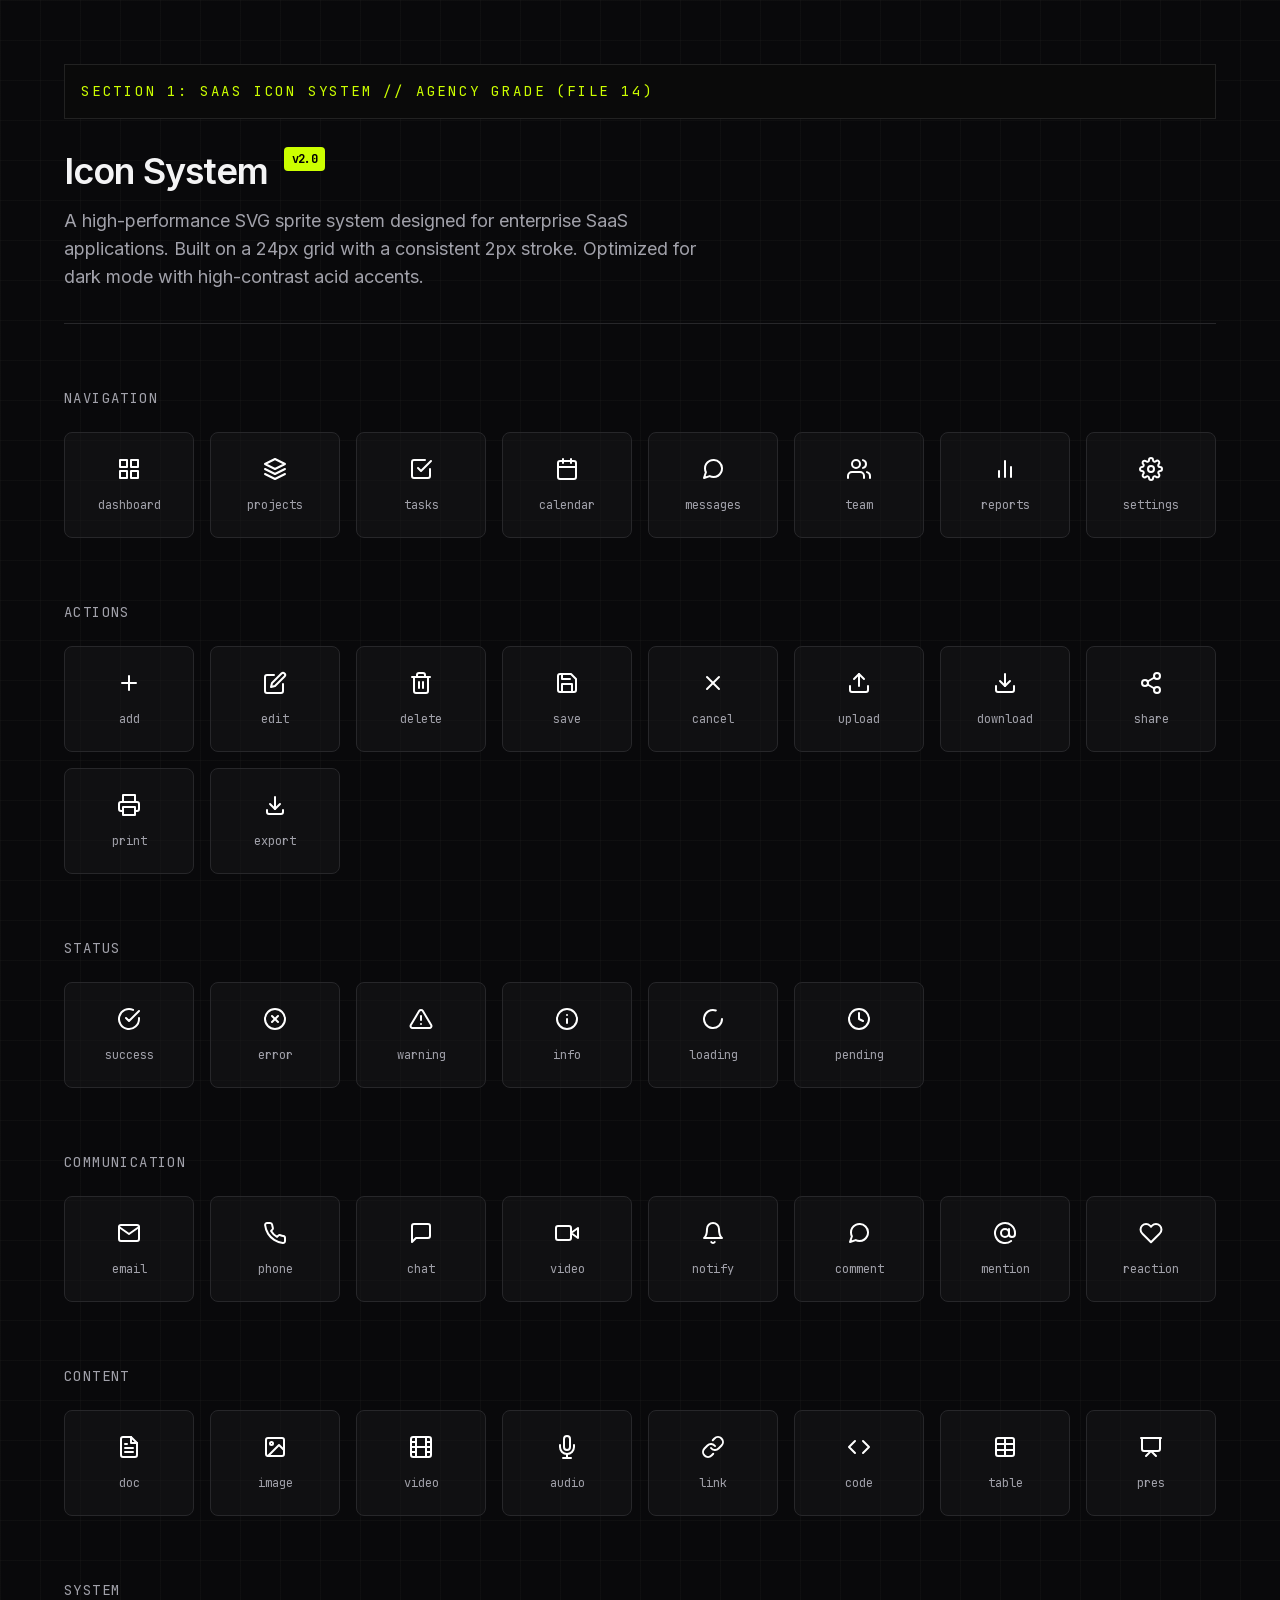
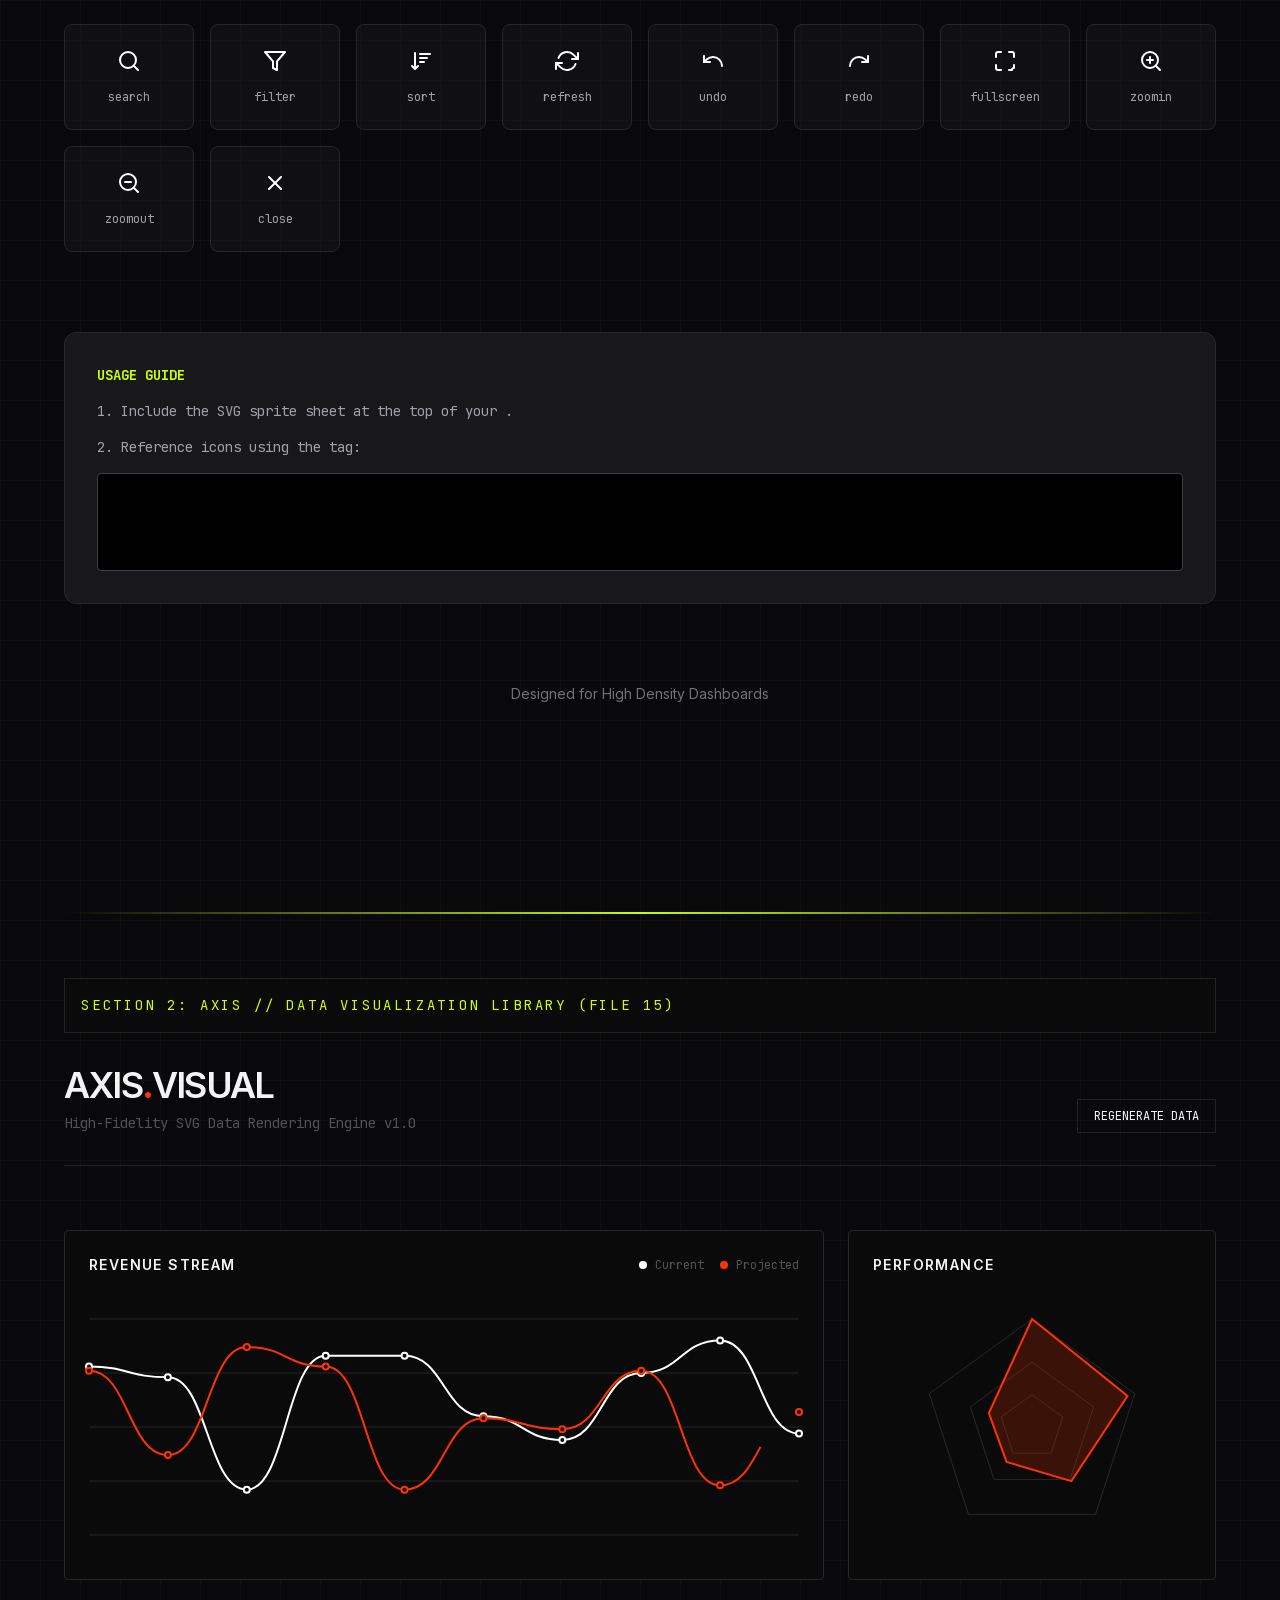
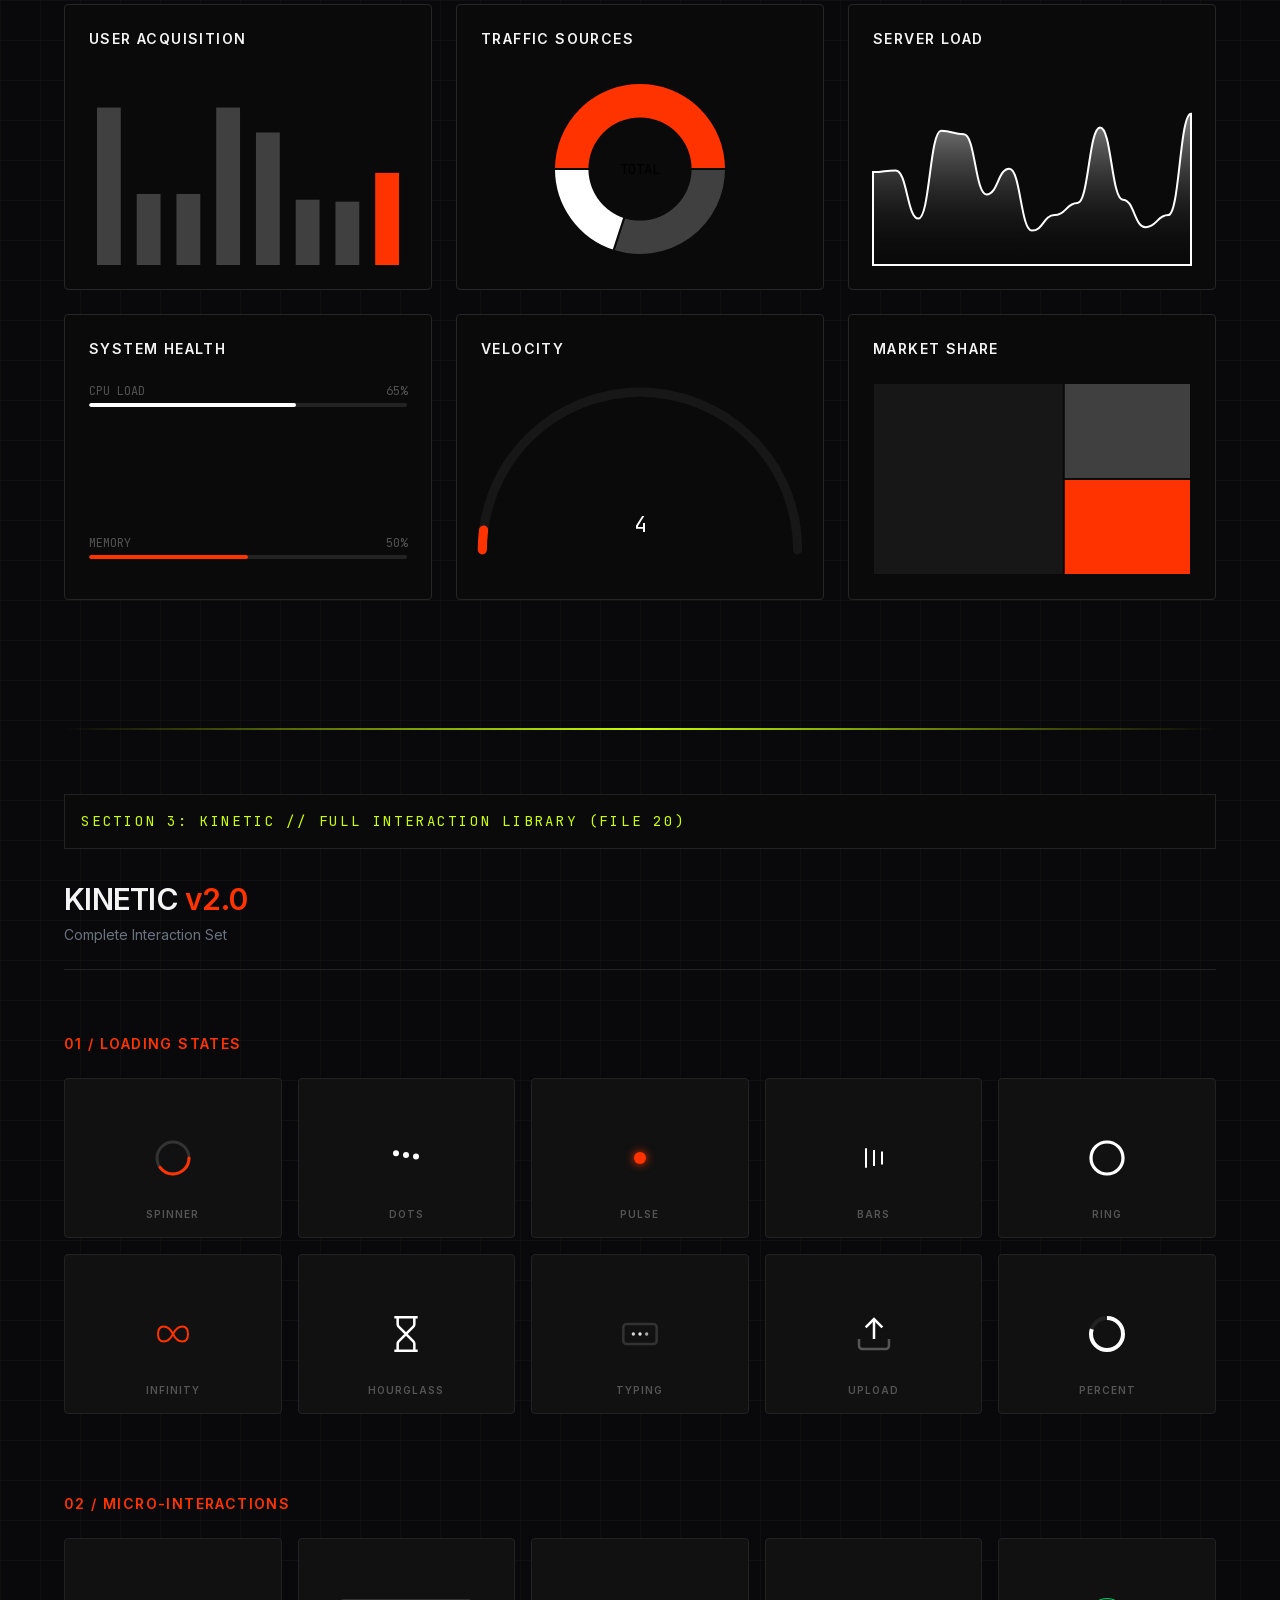
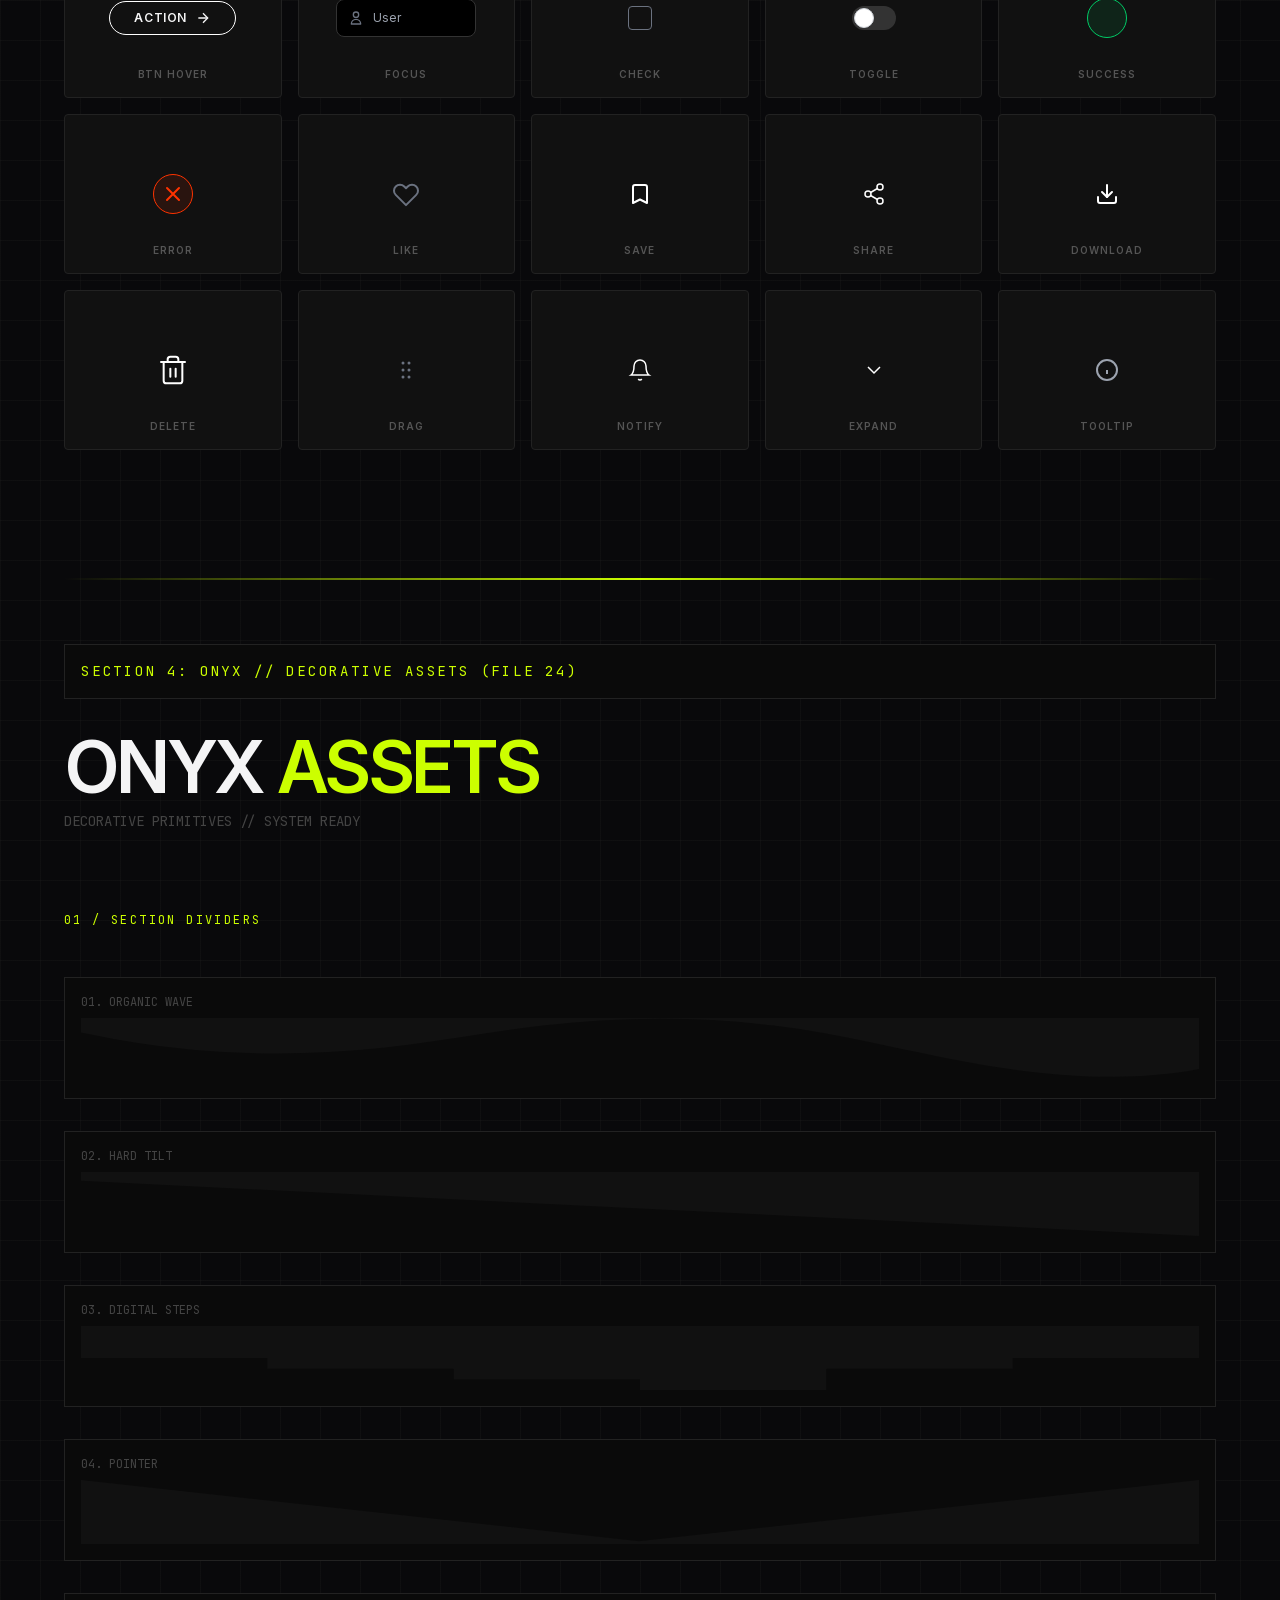
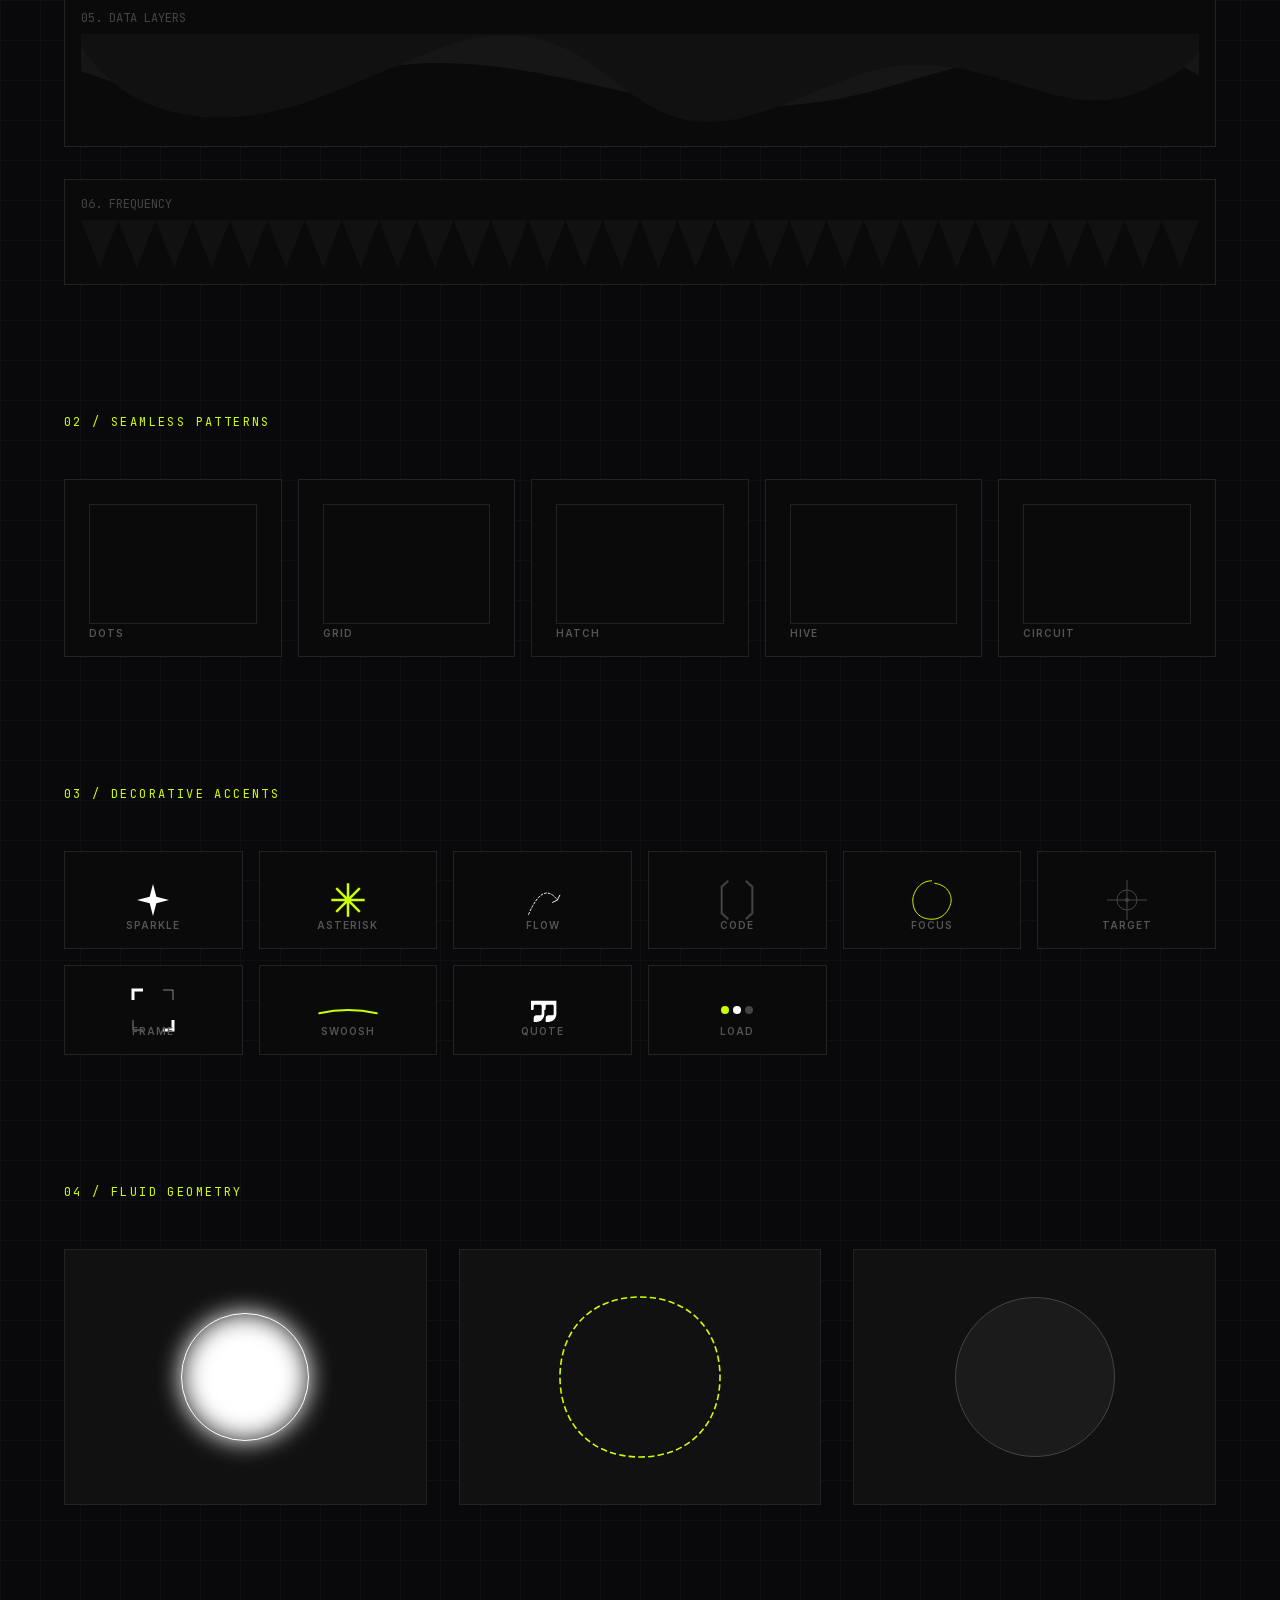
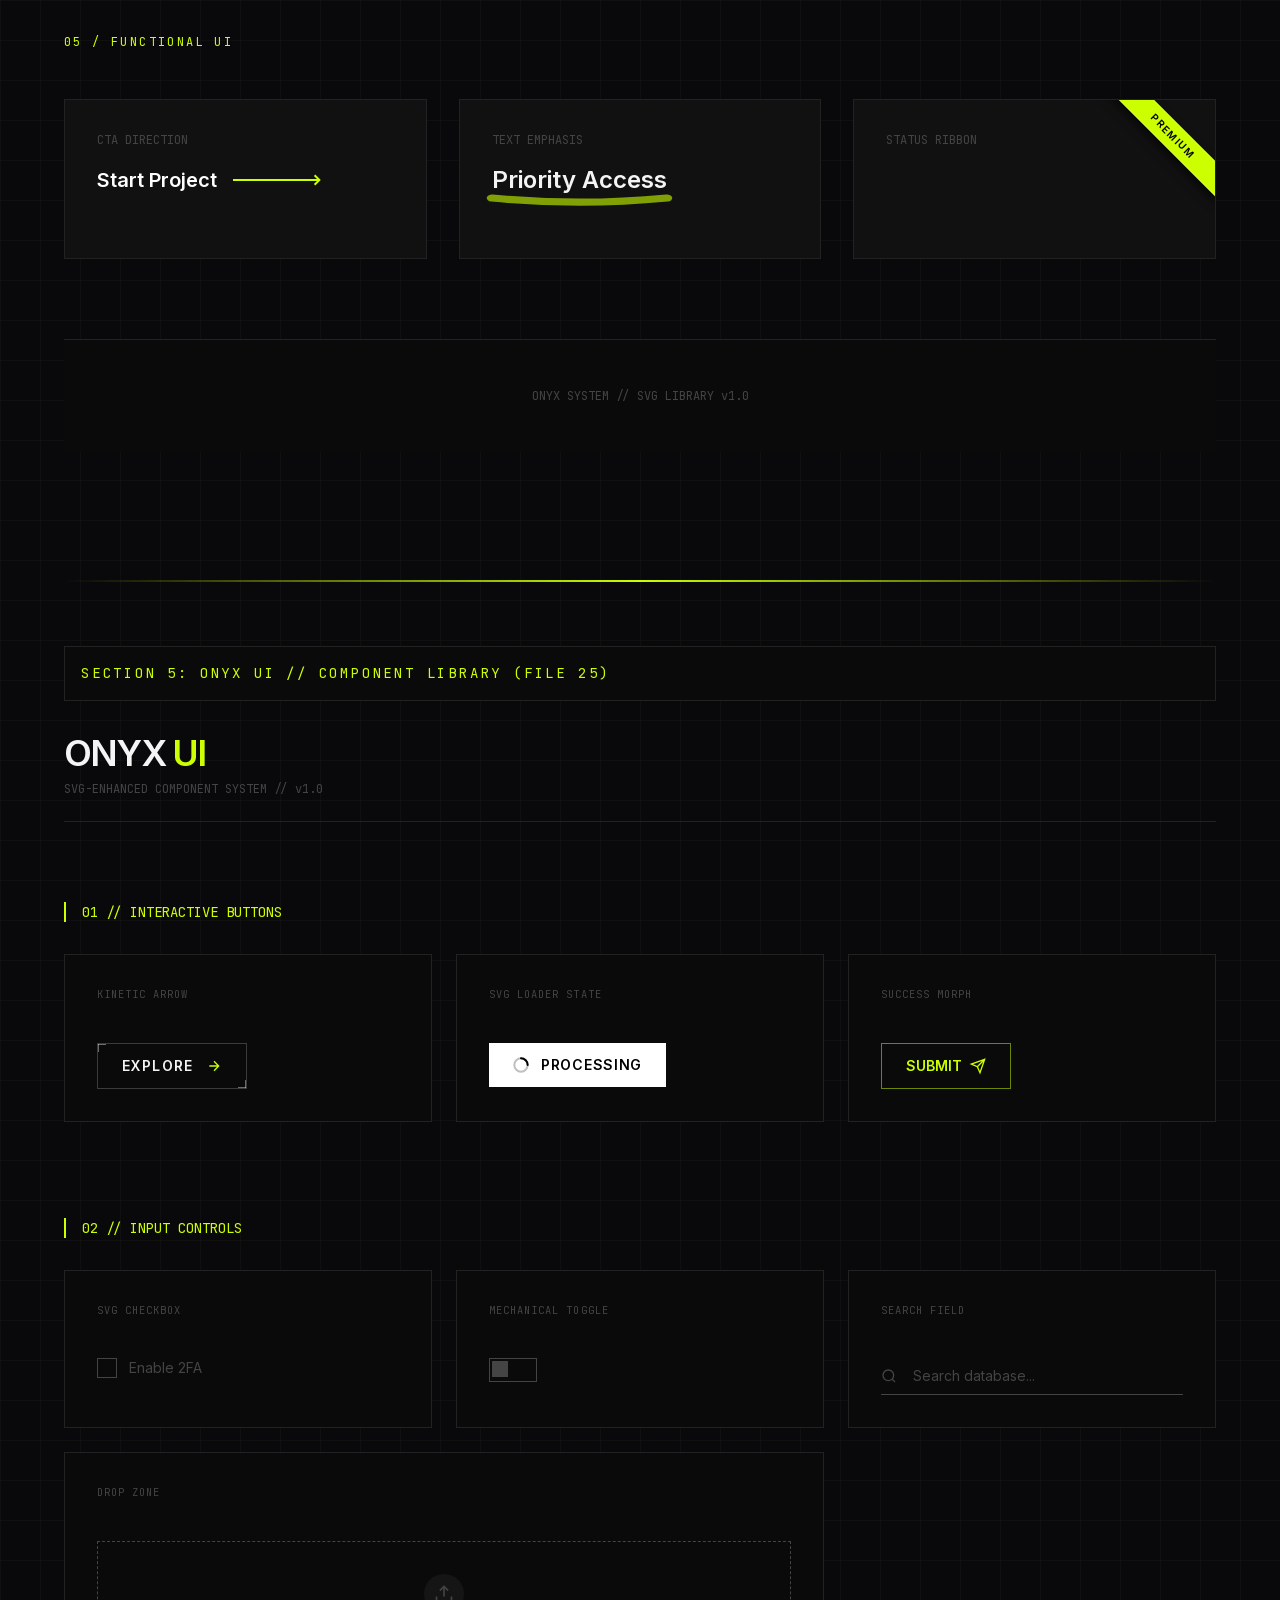
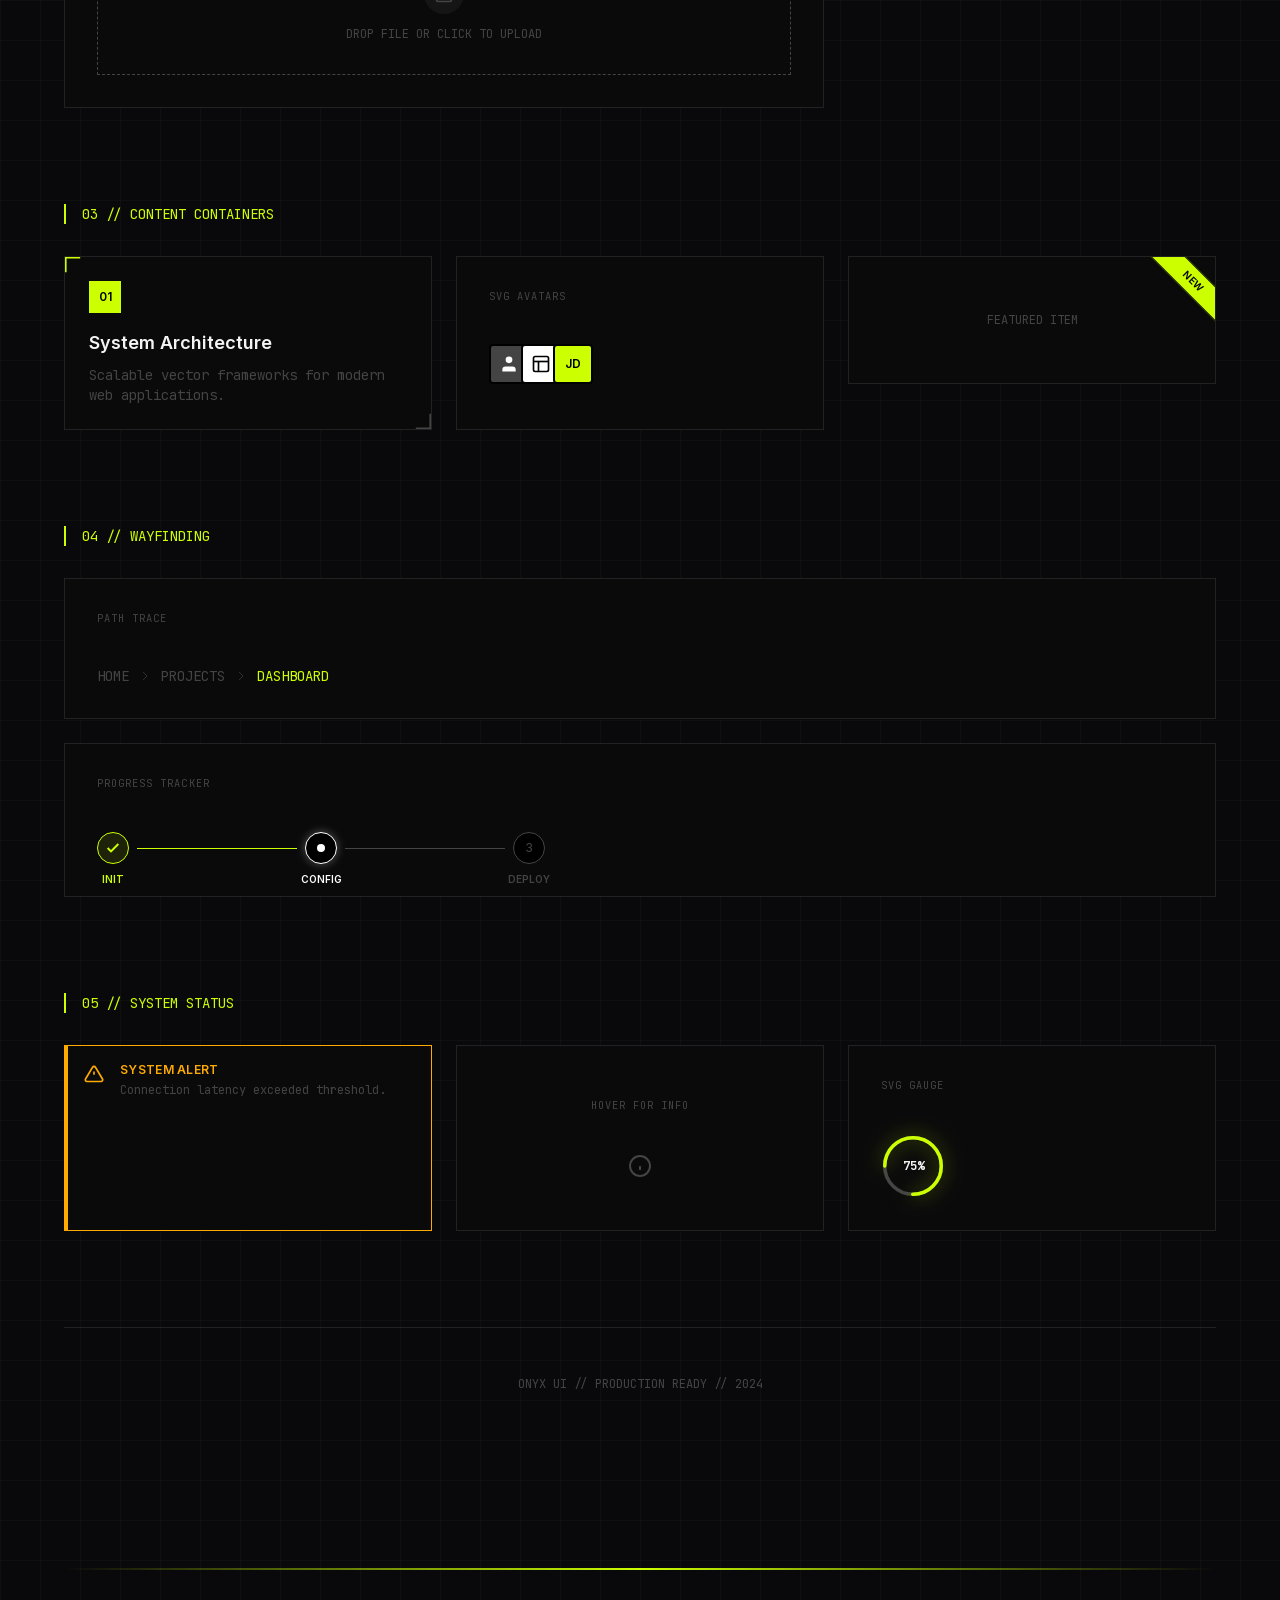
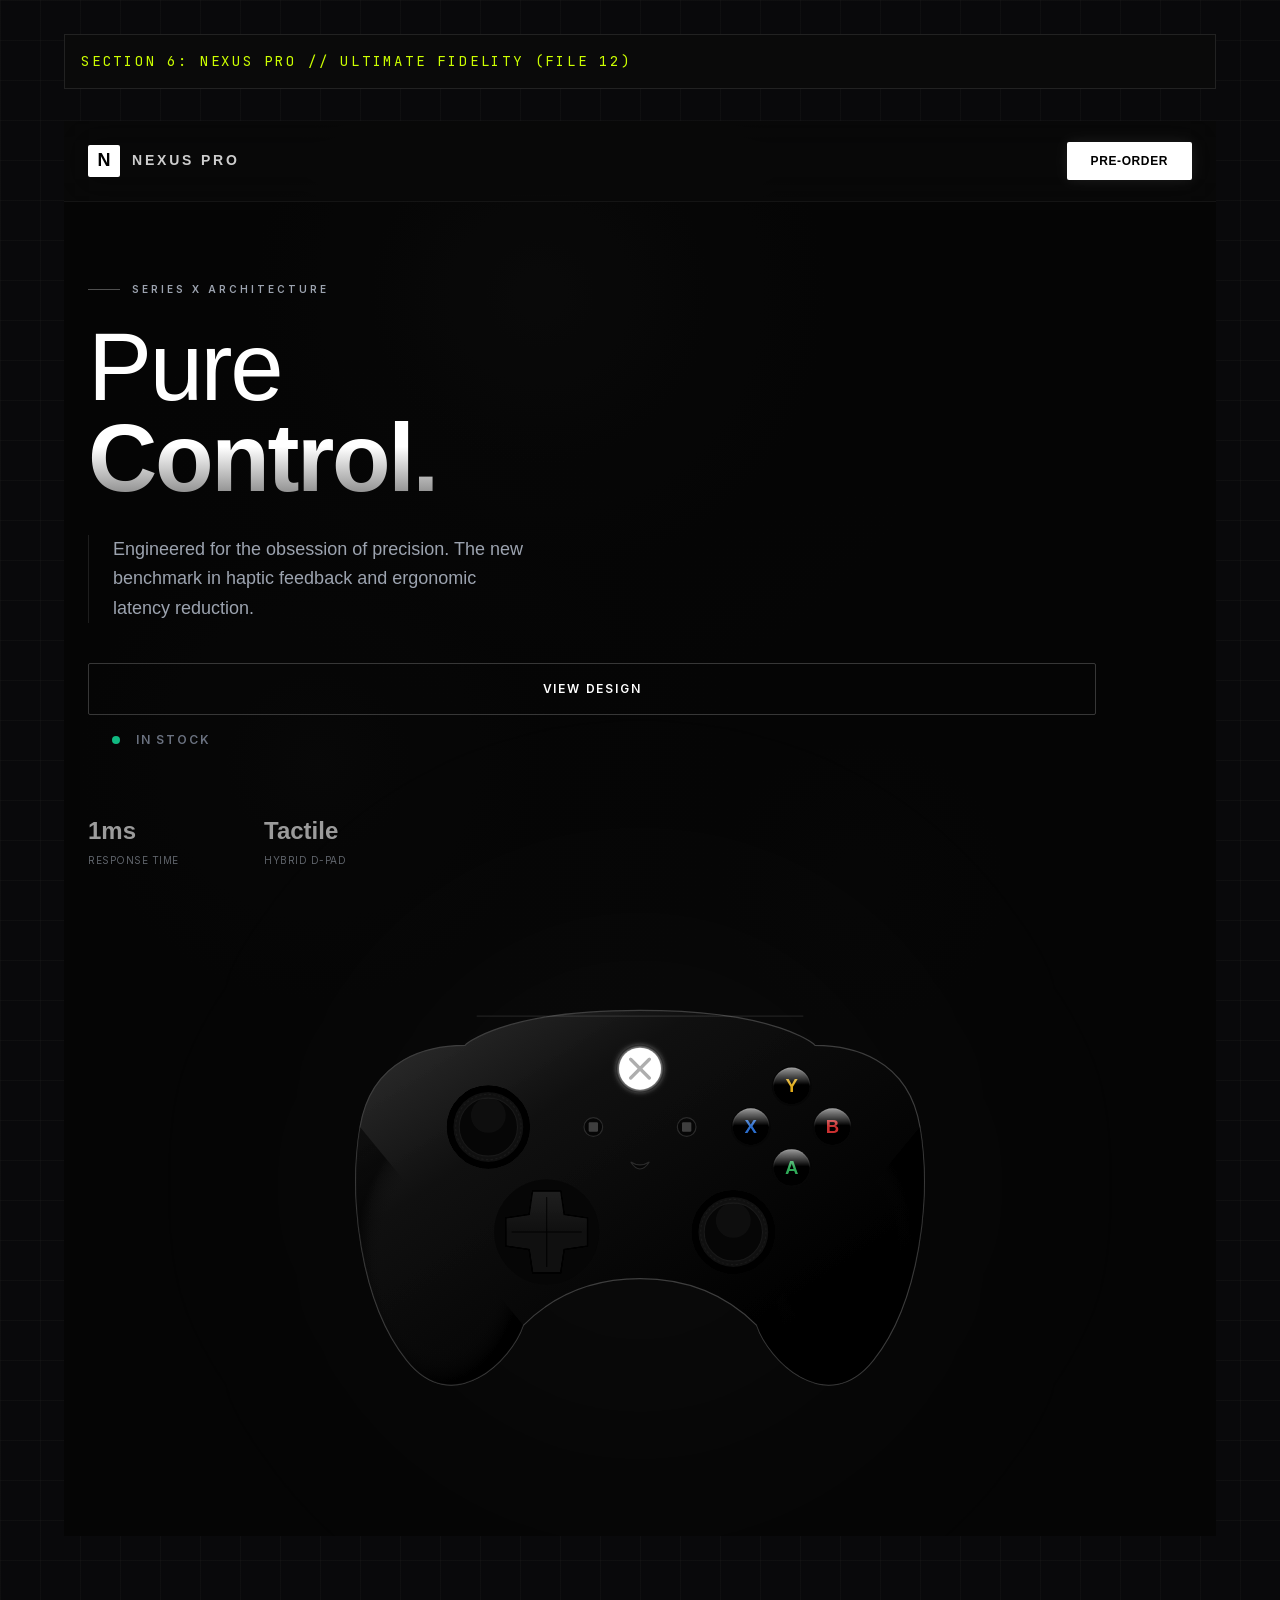
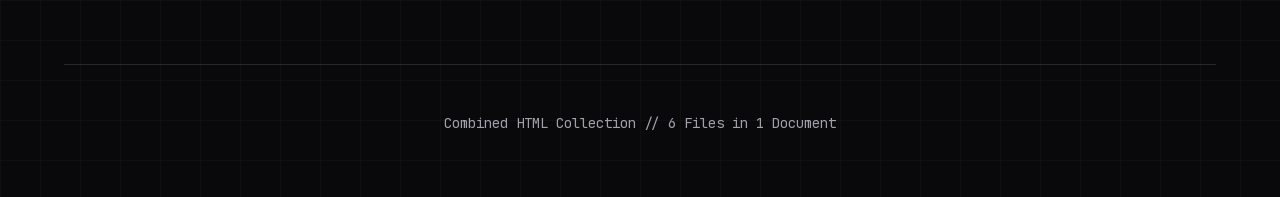
<file: devolvimeucracha.com.br_workshop1/Templates 2/animations-gemini2/index.html>
<html class="dark antialiased" lang="en"><head><meta charset="utf-8"/>
<meta content="width=device-width, initial-scale=1.0" name="viewport"/>
<title>Combined HTML Collection</title>
<script src="assets/resource_3fa48481346f.js"></script>
<link href="https://fonts.googleapis.com" rel="preconnect"/>
<link crossorigin="" href="https://fonts.gstatic.com" rel="preconnect"/>
<link href="assets/css2_604c95cc5779.css" rel="stylesheet"/>
<script>
tailwind.config = {
darkMode: 'class',
theme: {
extend: {
fontFamily: {
sans: ['Inter', 'Space Grotesk', 'sans-serif'],
mono: ['JetBrains Mono', 'monospace'],
},
colors: {
obsidian: '#09090b',
charcoal: '#18181b',
concrete: '#f4f4f5',
acid: '#ccff00',
danger: '#ff453a',
void: '#000000',
surface: '#0a0a0a',
panel: '#111111',
border: '#222222',
accent: '#ff3300',
success: '#00cc66',
error: '#ff3300',
lime: '#ccff00',
dim: '#444444',
muted: '#525252',
text: '#e5e5e5',
warning: '#ffaa00',
},
animation: {
'float': 'float 8s ease-in-out infinite',
'spin-slow': 'spin 1s linear infinite',
'morph': 'morph 8s ease-in-out infinite',
'draw': 'draw 0.4s ease-out forwards',
},
keyframes: {
float: { '0%, 100%': { transform: 'translateY(0)' }, '50%': { transform: 'translateY(-10px)' } },
morph: {
'0%, 100%': { borderRadius: '60% 40% 30% 70% / 60% 30% 70% 40%' },
'50%': { borderRadius: '30% 60% 70% 40% / 50% 60% 30% 60%' },
},
draw: { 'to': { strokeDashoffset: '0' } }
}
}
}
}
</script>
<style>
body {
background-color: #000;
color: #e5e5e5;
}
/* Section Divider */
.section-divider {
width: 100%;
height: 2px;
background: linear-gradient(to right, transparent, #ccff00, transparent);
margin: 4rem 0;
}
.section-header {
font-family: 'JetBrains Mono', monospace;
font-size: 0.875rem;
color: #ccff00;
text-transform: uppercase;
letter-spacing: 0.2em;
margin-bottom: 2rem;
padding: 1rem;
border: 1px solid #222;
background: #0a0a0a;
}
/* Base Icon Styles */
.icon-base {
fill: none;
stroke: currentColor;
stroke-width: 2;
stroke-linecap: round;
stroke-linejoin: round;
transition: all 0.2s cubic-bezier(0.4, 0, 0.2, 1);
}
.icon-card:hover .icon-base {
transform: scale(1.1);
stroke: var(--hover-color, #ccff00);
}
@media (prefers-color-scheme: light) {
.icon-card:hover .icon-base {
stroke: #000000;
}
}
.icon-filled {
fill: currentColor;
stroke: none;
}
.bg-grid {
background-size: 40px 40px;
background-image: linear-gradient(to right, rgba(128, 128, 128, 0.05) 1px, transparent 1px),
linear-gradient(to bottom, rgba(128, 128, 128, 0.05) 1px, transparent 1px);
}
/* Chart Styles */
.chart-card {
background: #0a0a0a;
border: 1px solid #262626;
border-radius: 4px;
padding: 24px;
position: relative;
overflow: hidden;
transition: border-color 0.3s;
}
.chart-card:hover {
border-color: #404040;
}
#tooltip {
position: absolute;
background: rgba(10, 10, 10, 0.9);
backdrop-filter: blur(8px);
border: 1px solid #333;
padding: 8px 12px;
border-radius: 4px;
font-family: 'JetBrains Mono', monospace;
font-size: 12px;
color: white;
pointer-events: none;
opacity: 0;
transition: opacity 0.2s, transform 0.2s;
z-index: 100;
box-shadow: 0 4px 20px rgba(0,0,0,0.5);
}
svg { overflow: visible; }
.grid-line { stroke: #262626; stroke-width: 1; }
.axis-text { fill: #525252; font-family: 'JetBrains Mono'; font-size: 10px; }
.draw-path {
stroke-dasharray: 1000;
stroke-dashoffset: 1000;
animation: dash 1.5s cubic-bezier(0.16, 1, 0.3, 1) forwards;
}
.grow-bar {
transform-origin: bottom;
transform: scaleY(0);
animation: grow 1s cubic-bezier(0.16, 1, 0.3, 1) forwards;
}
.fade-in {
opacity: 0;
animation: fade 1s ease forwards;
}
@keyframes dash { to { stroke-dashoffset: 0; } }
@keyframes grow { to { transform: scaleY(1); } }
@keyframes fade { to { opacity: 1; } }
.noise {
position: fixed;
top: 0; left: 0; width: 100%; height: 100%;
opacity: 0.03;
pointer-events: none;
z-index: 9999;
background: url("filter_3E_3Crect_width__100_25_27f522a784f1.html")'/%3E%3C/svg%3E");
}
/* KINETIC Styles */
:root {
--ease-out: cubic-bezier(0.16, 1, 0.3, 1);
--ease-elastic: cubic-bezier(0.34, 1.56, 0.64, 1);
}
.card {
background: #111;
border: 1px solid #222;
border-radius: 4px;
display: flex;
flex-direction: column;
align-items: center;
justify-content: center;
height: 160px;
position: relative;
transition: border-color 0.3s, background-color 0.3s;
}
.card:hover { border-color: #444; background: #161616; }
.label {
position: absolute;
bottom: 15px;
font-size: 10px;
color: #555;
text-transform: uppercase;
letter-spacing: 1px;
font-weight: 700;
pointer-events: none;
}
@keyframes spin { to { transform: rotate(360deg); } }
@keyframes bounce { 0%, 100% { transform: translateY(0); } 50% { transform: translateY(-5px); } }
@keyframes radar { 0% { transform: scale(0.5); opacity: 1; border-width: 2px; } 100% { transform: scale(2.5); opacity: 0; border-width: 0px; } }
@keyframes ring-dash { 0% { stroke-dasharray: 1, 200; stroke-dashoffset: 0; } 50% { stroke-dasharray: 90, 200; stroke-dashoffset: -35px; } 100% { stroke-dasharray: 90, 200; stroke-dashoffset: -124px; } }
@keyframes dash-draw { 0% { stroke-dashoffset: 100; } 50% { stroke-dashoffset: 0; } 100% { stroke-dashoffset: -100; } }
@keyframes upload-arrow { 0%, 100% { transform: translateY(0); } 50% { transform: translateY(-6px); } }
@keyframes upload-bar { 0%, 100% { opacity: 0.3; } 50% { opacity: 1; } }
@keyframes shake {
10%, 90% { transform: translate3d(-1px, 0, 0); }
20%, 80% { transform: translate3d(2px, 0, 0); }
30%, 50%, 70% { transform: translate3d(-4px, 0, 0); }
40%, 60% { transform: translate3d(4px, 0, 0); }
}
@keyframes pop { 0% { transform: scale(1); } 50% { transform: scale(1.4); } 100% { transform: scale(1); } }
.dl-arrow-group { transition: transform 0.4s var(--ease-out), opacity 0.2s; }
.dl-progress { stroke-dasharray: 60; stroke-dashoffset: 60; transition: stroke-dashoffset 1s linear; }
.dl-check { transform: scale(0); transform-origin: center; transition: transform 0.3s var(--ease-elastic); }
.downloading .dl-arrow-group { transform: translateY(10px); opacity: 0; }
.downloading .dl-progress { stroke-dashoffset: 0; opacity: 1; }
.download-complete .dl-progress { opacity: 0; }
.download-complete .dl-check { transform: scale(1); }
.lid { transform-origin: 12px 5px; transition: transform 0.3s var(--ease-elastic); }
.trash-lines { transition: opacity 0.2s; }
.card:hover .lid { transform: translateY(-3px) rotate(-15deg); }
.card:hover .trash-lines { opacity: 0; }
.tooltip-box {
transform: translateY(10px) scale(0.95);
opacity: 0;
transition: all 0.3s var(--ease-elastic);
pointer-events: none;
}
.card:hover .tooltip-box { transform: translateY(0) scale(1); opacity: 1; }
/* ONYX Styles */
.section-title {
font-family: 'JetBrains Mono', monospace;
font-size: 0.75rem;
color: #ccff00;
text-transform: uppercase;
letter-spacing: 0.2em;
margin-bottom: 2rem;
display: block;
border-b: 1px solid #222;
padding-bottom: 1rem;
}
.grid-box {
background: #0a0a0a;
border: 1px solid #222;
padding: 1.5rem;
position: relative;
overflow: hidden;
transition: border-color 0.3s;
}
.grid-box:hover { border-color: #444; }
.pattern-swatch { width: 100%; height: 120px; border: 1px solid #222; margin-bottom: 0.5rem; }
/* ONYX UI Styles */
.svg-icon { fill: none; stroke: currentColor; stroke-width: 1.5; stroke-linecap: round; stroke-linejoin: round; }
.stroke-draw { stroke-dasharray: 20; stroke-dashoffset: 20; }
.group:hover .stroke-draw { animation: draw 0.4s ease-out forwards; }
input:checked ~ .checkbox-box { background-color: #ccff00; border-color: #ccff00; }
input:checked ~ .checkbox-box svg { transform: scale(1); }
.comp-card {
border: 1px solid #222;
background: #0a0a0a;
padding: 2rem;
display: flex;
flex-direction: column;
gap: 1.5rem;
position: relative;
}
.comp-label {
font-family: 'JetBrains Mono', monospace;
font-size: 0.65rem;
color: #444;
text-transform: uppercase;
letter-spacing: 0.1em;
margin-bottom: 1rem;
display: block;
}
</style></head>
<body class="bg-void dark:bg-obsidian text-zinc-900 dark:text-zinc-100 min-h-screen p-8 md:p-16 bg-grid transition-colors duration-300">
<div class="noise"></div>
<div id="tooltip"></div>
<!-- ========================================================================
         SECTION 1: SaaS Icon System // Agency Grade (File 14)
    ======================================================================== -->
<section class="max-w-7xl mx-auto mb-32" id="section-14">
<div class="section-header">SECTION 1: SaaS Icon System // Agency Grade (File 14)</div>
<!-- SVG SPRITE SHEET (Hidden) -->
<svg style="display: none;">
<defs>
<!-- NAVIGATION -->
<symbol id="nav-dashboard" viewbox="0 0 24 24"><rect height="7" width="7" x="3" y="3"></rect><rect height="7" width="7" x="14" y="3"></rect><rect height="7" width="7" x="14" y="14"></rect><rect height="7" width="7" x="3" y="14"></rect></symbol>
<symbol id="nav-projects" viewbox="0 0 24 24"><path d="M12 2L2 7l10 5 10-5-10-5zM2 17l10 5 10-5M2 12l10 5 10-5"></path></symbol>
<symbol id="nav-tasks" viewbox="0 0 24 24"><path d="M9 11l3 3L22 4"></path><path d="M21 12v7a2 2 0 0 1-2 2H5a2 2 0 0 1-2-2V5a2 2 0 0 1 2-2h11"></path></symbol>
<symbol id="nav-calendar" viewbox="0 0 24 24"><rect height="18" rx="2" ry="2" width="18" x="3" y="4"></rect><line x1="16" x2="16" y1="2" y2="6"></line><line x1="8" x2="8" y1="2" y2="6"></line><line x1="3" x2="21" y1="10" y2="10"></line></symbol>
<symbol id="nav-messages" viewbox="0 0 24 24"><path d="M21 11.5a8.38 8.38 0 0 1-.9 3.8 8.5 8.5 0 0 1-7.6 4.7 8.38 8.38 0 0 1-3.8-.9L3 21l1.9-5.7a8.38 8.38 0 0 1-.9-3.8 8.5 8.5 0 0 1 4.7-7.6 8.38 8.38 0 0 1 3.8-.9h.5a8.48 8.48 0 0 1 8 8v.5z"></path></symbol>
<symbol id="nav-team" viewbox="0 0 24 24"><path d="M17 21v-2a4 4 0 0 0-4-4H5a4 4 0 0 0-4 4v2"></path><circle cx="9" cy="7" r="4"></circle><path d="M23 21v-2a4 4 0 0 0-3-3.87"></path><path d="M16 3.13a4 4 0 0 1 0 7.75"></path></symbol>
<symbol id="nav-reports" viewbox="0 0 24 24"><line x1="18" x2="18" y1="20" y2="10"></line><line x1="12" x2="12" y1="20" y2="4"></line><line x1="6" x2="6" y1="20" y2="14"></line></symbol>
<symbol id="nav-settings" viewbox="0 0 24 24"><circle cx="12" cy="12" r="3"></circle><path d="M19.4 15a1.65 1.65 0 0 0 .33 1.82l.06.06a2 2 0 0 1 0 2.83 2 2 0 0 1-2.83 0l-.06-.06a1.65 1.65 0 0 0-1.82-.33 1.65 1.65 0 0 0-1 1.51V21a2 2 0 0 1-2 2 2 2 0 0 1-2-2v-.09A1.65 1.65 0 0 0 9 19.4a1.65 1.65 0 0 0-1.82.33l-.06.06a2 2 0 0 1-2.83 0 2 2 0 0 1 0-2.83l.06-.06a1.65 1.65 0 0 0 .33-1.82 1.65 1.65 0 0 0-1.51-1H3a2 2 0 0 1-2-2 2 2 0 0 1 2-2h.09A1.65 1.65 0 0 0 4.6 9a1.65 1.65 0 0 0-.33-1.82l-.06-.06a2 2 0 0 1 0-2.83 2 2 0 0 1 2.83 0l.06.06a1.65 1.65 0 0 0 1.82.33H9a1.65 1.65 0 0 0 1-1.51V3a2 2 0 0 1 2-2 2 2 0 0 1 2 2v.09a1.65 1.65 0 0 0 1 1.51 1.65 1.65 0 0 0 1.82-.33l.06-.06a2 2 0 0 1 2.83 0 2 2 0 0 1 0 2.83l-.06.06a1.65 1.65 0 0 0-.33 1.82V9a1.65 1.65 0 0 0 1.51 1H21a2 2 0 0 1 2 2 2 2 0 0 1-2 2h-.09a1.65 1.65 0 0 0-1.51 1z"></path></symbol>
<!-- ACTIONS -->
<symbol id="act-add" viewbox="0 0 24 24"><line x1="12" x2="12" y1="5" y2="19"></line><line x1="5" x2="19" y1="12" y2="12"></line></symbol>
<symbol id="act-edit" viewbox="0 0 24 24"><path d="M11 4H4a2 2 0 0 0-2 2v14a2 2 0 0 0 2 2h14a2 2 0 0 0 2-2v-7"></path><path d="M18.5 2.5a2.121 2.121 0 0 1 3 3L12 15l-4 1 1-4 9.5-9.5z"></path></symbol>
<symbol id="act-delete" viewbox="0 0 24 24"><polyline points="3 6 5 6 21 6"></polyline><path d="M19 6v14a2 2 0 0 1-2 2H7a2 2 0 0 1-2-2V6m3 0V4a2 2 0 0 1 2-2h4a2 2 0 0 1 2 2v2"></path><line x1="10" x2="10" y1="11" y2="17"></line><line x1="14" x2="14" y1="11" y2="17"></line></symbol>
<symbol id="act-save" viewbox="0 0 24 24"><path d="M19 21H5a2 2 0 0 1-2-2V5a2 2 0 0 1 2-2h11l5 5v11a2 2 0 0 1-2 2z"></path><polyline points="17 21 17 13 7 13 7 21"></polyline><polyline points="7 3 7 8 15 8"></polyline></symbol>
<symbol id="act-cancel" viewbox="0 0 24 24"><line x1="18" x2="6" y1="6" y2="18"></line><line x1="6" x2="18" y1="6" y2="18"></line></symbol>
<symbol id="act-upload" viewbox="0 0 24 24"><path d="M21 15v4a2 2 0 0 1-2 2H5a2 2 0 0 1-2-2v-4"></path><polyline points="17 8 12 3 7 8"></polyline><line x1="12" x2="12" y1="3" y2="15"></line></symbol>
<symbol id="act-download" viewbox="0 0 24 24"><path d="M21 15v4a2 2 0 0 1-2 2H5a2 2 0 0 1-2-2v-4"></path><polyline points="7 10 12 15 17 10"></polyline><line x1="12" x2="12" y1="15" y2="3"></line></symbol>
<symbol id="act-share" viewbox="0 0 24 24"><circle cx="18" cy="5" r="3"></circle><circle cx="6" cy="12" r="3"></circle><circle cx="18" cy="19" r="3"></circle><line x1="8.59" x2="15.42" y1="13.51" y2="17.49"></line><line x1="15.41" x2="8.59" y1="6.51" y2="10.49"></line></symbol>
<symbol id="act-print" viewbox="0 0 24 24"><polyline points="6 9 6 2 18 2 18 9"></polyline><path d="M6 18H4a2 2 0 0 1-2-2v-5a2 2 0 0 1 2-2h16a2 2 0 0 1 2 2v5a2 2 0 0 1-2 2h-2"></path><rect height="8" width="12" x="6" y="14"></rect></symbol>
<symbol id="act-export" viewbox="0 0 24 24"><path d="M4 17v2a2 2 0 0 0 2 2h12a2 2 0 0 0 2-2v-2"></path><polyline points="7 11 12 16 17 11"></polyline><line x1="12" x2="12" y1="16" y2="4"></line></symbol>
<!-- STATUS -->
<symbol id="stat-success" viewbox="0 0 24 24"><path d="M22 11.08V12a10 10 0 1 1-5.93-9.14"></path><polyline points="22 4 12 14.01 9 11.01"></polyline></symbol>
<symbol id="stat-error" viewbox="0 0 24 24"><circle cx="12" cy="12" r="10"></circle><line x1="15" x2="9" y1="9" y2="15"></line><line x1="9" x2="15" y1="9" y2="15"></line></symbol>
<symbol id="stat-warning" viewbox="0 0 24 24"><path d="M10.29 3.86L1.82 18a2 2 0 0 0 1.71 3h16.94a2 2 0 0 0 1.71-3L13.71 3.86a2 2 0 0 0-3.42 0z"></path><line x1="12" x2="12" y1="9" y2="13"></line><line x1="12" x2="12.01" y1="17" y2="17"></line></symbol>
<symbol id="stat-info" viewbox="0 0 24 24"><circle cx="12" cy="12" r="10"></circle><line x1="12" x2="12" y1="16" y2="12"></line><line x1="12" x2="12.01" y1="8" y2="8"></line></symbol>
<symbol id="stat-loading" viewbox="0 0 24 24"><path d="M21 12a9 9 0 1 1-6.219-8.56"></path></symbol>
<symbol id="stat-pending" viewbox="0 0 24 24"><circle cx="12" cy="12" r="10"></circle><polyline points="12 6 12 12 16 14"></polyline></symbol>
<!-- COMMUNICATION -->
<symbol id="comm-email" viewbox="0 0 24 24"><path d="M4 4h16c1.1 0 2 .9 2 2v12c0 1.1-.9 2-2 2H4c-1.1 0-2-.9-2-2V6c0-1.1.9-2 2-2z"></path><polyline points="22,6 12,13 2,6"></polyline></symbol>
<symbol id="comm-phone" viewbox="0 0 24 24"><path d="M22 16.92v3a2 2 0 0 1-2.18 2 19.79 19.79 0 0 1-8.63-3.07 19.5 19.5 0 0 1-6-6 19.79 19.79 0 0 1-3.07-8.67A2 2 0 0 1 4.11 2h3a2 2 0 0 1 2 1.72 12.84 12.84 0 0 0 .7 2.81 2 2 0 0 1-.45 2.11L8.09 9.91a16 16 0 0 0 6 6l1.27-1.27a2 2 0 0 1 2.11-.45 12.84 12.84 0 0 0 2.81.7A2 2 0 0 1 22 16.92z"></path></symbol>
<symbol id="comm-chat" viewbox="0 0 24 24"><path d="M21 15a2 2 0 0 1-2 2H7l-4 4V5a2 2 0 0 1 2-2h14a2 2 0 0 1 2 2z"></path></symbol>
<symbol id="comm-video" viewbox="0 0 24 24"><polygon points="23 7 16 12 23 17 23 7"></polygon><rect height="14" rx="2" ry="2" width="15" x="1" y="5"></rect></symbol>
<symbol id="comm-notify" viewbox="0 0 24 24"><path d="M18 8A6 6 0 0 0 6 8c0 7-3 9-3 9h18s-3-2-3-9"></path><path d="M13.73 21a2 2 0 0 1-3.46 0"></path></symbol>
<symbol id="comm-comment" viewbox="0 0 24 24"><path d="M21 11.5a8.38 8.38 0 0 1-.9 3.8 8.5 8.5 0 0 1-7.6 4.7 8.38 8.38 0 0 1-3.8-.9L3 21l1.9-5.7a8.38 8.38 0 0 1-.9-3.8 8.5 8.5 0 0 1 4.7-7.6 8.38 8.38 0 0 1 3.8-.9h.5a8.48 8.48 0 0 1 8 8v.5z"></path></symbol>
<symbol id="comm-mention" viewbox="0 0 24 24"><circle cx="12" cy="12" r="4"></circle><path d="M16 8v5a3 3 0 0 0 6 0v-1a10 10 0 1 0-3.92 7.94"></path></symbol>
<symbol id="comm-reaction" viewbox="0 0 24 24"><path d="M20.84 4.61a5.5 5.5 0 0 0-7.78 0L12 5.67l-1.06-1.06a5.5 5.5 0 0 0-7.78 7.78l1.06 1.06L12 21.23l7.78-7.78 1.06-1.06a5.5 5.5 0 0 0 0-7.78z"></path></symbol>
<!-- CONTENT -->
<symbol id="cont-doc" viewbox="0 0 24 24"><path d="M14 2H6a2 2 0 0 0-2 2v16a2 2 0 0 0 2 2h12a2 2 0 0 0 2-2V8z"></path><polyline points="14 2 14 8 20 8"></polyline><line x1="16" x2="8" y1="13" y2="13"></line><line x1="16" x2="8" y1="17" y2="17"></line><polyline points="10 9 9 9 8 9"></polyline></symbol>
<symbol id="cont-image" viewbox="0 0 24 24"><rect height="18" rx="2" ry="2" width="18" x="3" y="3"></rect><circle cx="8.5" cy="8.5" r="1.5"></circle><polyline points="21 15 16 10 5 21"></polyline></symbol>
<symbol id="cont-video" viewbox="0 0 24 24"><rect height="20" rx="2.18" ry="2.18" width="20" x="2" y="2"></rect><line x1="7" x2="7" y1="2" y2="22"></line><line x1="17" x2="17" y1="2" y2="22"></line><line x1="2" x2="22" y1="12" y2="12"></line><line x1="2" x2="7" y1="7" y2="7"></line><line x1="2" x2="7" y1="17" y2="17"></line><line x1="17" x2="22" y1="17" y2="17"></line><line x1="17" x2="22" y1="7" y2="7"></line></symbol>
<symbol id="cont-audio" viewbox="0 0 24 24"><path d="M12 1a3 3 0 0 0-3 3v8a3 3 0 0 0 6 0V4a3 3 0 0 0-3-3z"></path><path d="M19 10v2a7 7 0 0 1-14 0v-2"></path><line x1="12" x2="12" y1="19" y2="23"></line><line x1="8" x2="16" y1="23" y2="23"></line></symbol>
<symbol id="cont-link" viewbox="0 0 24 24"><path d="M10 13a5 5 0 0 0 7.54.54l3-3a5 5 0 0 0-7.07-7.07l-1.72 1.71"></path><path d="M14 11a5 5 0 0 0-7.54-.54l-3 3a5 5 0 0 0 7.07 7.07l1.71-1.71"></path></symbol>
<symbol id="cont-code" viewbox="0 0 24 24"><polyline points="16 18 22 12 16 6"></polyline><polyline points="8 6 2 12 8 18"></polyline></symbol>
<symbol id="cont-table" viewbox="0 0 24 24"><rect height="18" rx="2" ry="2" width="18" x="3" y="3"></rect><line x1="3" x2="21" y1="9" y2="9"></line><line x1="3" x2="21" y1="15" y2="15"></line><line x1="12" x2="12" y1="3" y2="21"></line></symbol>
<symbol id="cont-pres" viewbox="0 0 24 24"><path d="M2 3h20"></path><path d="M21 3v11a2 2 0 0 1-2 2H5a2 2 0 0 1-2-2V3"></path><path d="m7 21 5-5 5 5"></path></symbol>
<!-- SYSTEM -->
<symbol id="sys-search" viewbox="0 0 24 24"><circle cx="11" cy="11" r="8"></circle><line x1="21" x2="16.65" y1="21" y2="16.65"></line></symbol>
<symbol id="sys-filter" viewbox="0 0 24 24"><polygon points="22 3 2 3 10 12.46 10 19 14 21 14 12.46 22 3"></polygon></symbol>
<symbol id="sys-sort" viewbox="0 0 24 24"><path d="M11 5h10"></path><path d="M11 9h7"></path><path d="M11 13h4"></path><path d="M3 17l3 3 3-3"></path><path d="M6 18V4"></path></symbol>
<symbol id="sys-refresh" viewbox="0 0 24 24"><polyline points="23 4 23 10 17 10"></polyline><polyline points="1 20 1 14 7 14"></polyline><path d="M3.51 9a9 9 0 0 1 14.85-3.36L23 10M1 14l4.64 4.36A9 9 0 0 0 20.49 15"></path></symbol>
<symbol id="sys-undo" viewbox="0 0 24 24"><path d="M3 7v6h6"></path><path d="M21 17a9 9 0 0 0-9-9 9 9 0 0 0-6 2.3L3 13"></path></symbol>
<symbol id="sys-redo" viewbox="0 0 24 24"><path d="M21 7v6h-6"></path><path d="M3 17a9 9 0 0 1 9-9 9 9 0 0 1 6 2.3l3 2.7"></path></symbol>
<symbol id="sys-fullscreen" viewbox="0 0 24 24"><path d="M8 3H5a2 2 0 0 0-2 2v3"></path><path d="M16 3h3a2 2 0 0 1 2 2v3"></path><path d="M8 21H5a2 2 0 0 1-2-2v-3"></path><path d="M16 21h3a2 2 0 0 1 2-2v-3"></path></symbol>
<symbol id="sys-zoomin" viewbox="0 0 24 24"><circle cx="11" cy="11" r="8"></circle><line x1="21" x2="16.65" y1="21" y2="16.65"></line><line x1="11" x2="11" y1="8" y2="14"></line><line x1="8" x2="14" y1="11" y2="11"></line></symbol>
<symbol id="sys-zoomout" viewbox="0 0 24 24"><circle cx="11" cy="11" r="8"></circle><line x1="21" x2="16.65" y1="21" y2="16.65"></line><line x1="8" x2="14" y1="11" y2="11"></line></symbol>
<symbol id="sys-close" viewbox="0 0 24 24"><line x1="18" x2="6" y1="6" y2="18"></line><line x1="6" x2="18" y1="6" y2="18"></line></symbol>
</defs>
</svg>
<div class="max-w-6xl mx-auto">
<header class="mb-16 border-b border-zinc-200 dark:border-zinc-800 pb-8">
<h1 class="text-4xl font-bold tracking-tight mb-4 font-sans">Icon System <span class="text-xs align-top bg-acid text-black px-2 py-1 rounded font-mono ml-2">v2.0</span></h1>
<p class="text-zinc-500 dark:text-zinc-400 max-w-2xl text-lg">
                    A high-performance SVG sprite system designed for enterprise SaaS applications.
                    Built on a 24px grid with a consistent 2px stroke. Optimized for dark mode with high-contrast acid accents.
                </p>
</header>
<script>
                const renderSection = (title, icons) => {
                    document.write(`
                        <section class="mb-16">
                            <h2 class="text-sm font-mono uppercase tracking-widest text-zinc-400 mb-6">${title}</h2>
                            <div class="grid grid-cols-2 sm:grid-cols-4 md:grid-cols-6 lg:grid-cols-8 gap-4">
                                ${icons.map(id => `
                                    <div class="icon-card group flex flex-col items-center justify-center p-6 bg-white dark:bg-zinc-900/50 rounded-lg border border-zinc-200 dark:border-zinc-800 hover:border-zinc-300 dark:hover:border-zinc-700 cursor-pointer transition-all duration-200">
                                        <svg class="w-6 h-6 icon-base mb-4 text-zinc-900 dark:text-white"><use href="#${id}"></use></svg>
                                        <span class="text-xs font-mono text-zinc-500 dark:text-zinc-400 group-hover:text-zinc-900 dark:group-hover:text-white transition-colors">${id.split('-')[1]}</span>
                                    </div>
                                `).join('')}
                            </div>
                        </section>
                    `);
                };

                renderSection('Navigation', [
                    'nav-dashboard', 'nav-projects', 'nav-tasks', 'nav-calendar',
                    'nav-messages', 'nav-team', 'nav-reports', 'nav-settings'
                ]);

                renderSection('Actions', [
                    'act-add', 'act-edit', 'act-delete', 'act-save', 'act-cancel',
                    'act-upload', 'act-download', 'act-share', 'act-print', 'act-export'
                ]);

                renderSection('Status', [
                    'stat-success', 'stat-error', 'stat-warning', 'stat-info',
                    'stat-loading', 'stat-pending'
                ]);

                renderSection('Communication', [
                    'comm-email', 'comm-phone', 'comm-chat', 'comm-video',
                    'comm-notify', 'comm-comment', 'comm-mention', 'comm-reaction'
                ]);

                renderSection('Content', [
                    'cont-doc', 'cont-image', 'cont-video', 'cont-audio',
                    'cont-link', 'cont-code', 'cont-table', 'cont-pres'
                ]);

                renderSection('System', [
                    'sys-search', 'sys-filter', 'sys-sort', 'sys-refresh', 'sys-undo',
                    'sys-redo', 'sys-fullscreen', 'sys-zoomin', 'sys-zoomout', 'sys-close'
                ]);
            </script>
<section class="mt-20 p-8 bg-zinc-900 rounded-xl text-zinc-200 font-mono text-sm border border-zinc-800">
<h3 class="text-acid mb-4 uppercase font-bold">Usage Guide</h3>
<p class="mb-4 text-zinc-400">1. Include the SVG sprite sheet at the top of your <body>.</body></p>
<p class="mb-4 text-zinc-400">2. Reference icons using the <use> tag:</use></p>
<div class="bg-black p-4 rounded border border-zinc-700 overflow-x-auto">
<code>
<svg class="w-6 h-6 fill-none stroke-current"><br/>
                          <use href="#nav-dashboard"></use><br/>
</svg>
</code>
</div>
</section>
<footer class="py-20 text-center text-zinc-500 text-sm">
                Designed for High Density Dashboards
            </footer>
</div>
</section>
<div class="section-divider"></div>
<!-- ========================================================================
         SECTION 2: AXIS // Data Visualization Library (File 15)
    ======================================================================== -->
<section class="max-w-7xl mx-auto mb-32" id="section-15">
<div class="section-header">SECTION 2: AXIS // Data Visualization Library (File 15)</div>
<div class="noise"></div>
<!-- HEADER -->
<header class="mb-16 border-b border-border pb-8 flex justify-between items-end">
<div>
<h1 class="text-4xl font-bold tracking-tighter mb-2 font-sans">AXIS<span class="text-accent">.</span>VISUAL</h1>
<p class="text-muted font-mono text-sm">High-Fidelity SVG Data Rendering Engine v1.0</p>
</div>
<button class="px-4 py-2 border border-border text-xs font-mono uppercase hover:bg-white hover:text-black transition-colors" onclick="randomizeData()">
                Regenerate Data
            </button>
</header>
<!-- DASHBOARD GRID -->
<div class="grid grid-cols-1 md:grid-cols-2 lg:grid-cols-3 gap-6">
<!-- 1. LINE CHART -->
<div class="chart-card col-span-1 md:col-span-2">
<div class="flex justify-between mb-6">
<h3 class="text-sm font-bold uppercase tracking-widest">Revenue Stream</h3>
<div class="flex gap-4 text-xs font-mono text-muted">
<span class="flex items-center gap-2"><span class="w-2 h-2 bg-white rounded-full"></span> Current</span>
<span class="flex items-center gap-2"><span class="w-2 h-2 bg-accent rounded-full"></span> Projected</span>
</div>
</div>
<div class="h-64 w-full" id="line-chart"></div>
</div>
<!-- 2. RADIAL CHART -->
<div class="chart-card">
<div class="flex justify-between mb-6">
<h3 class="text-sm font-bold uppercase tracking-widest">Performance</h3>
</div>
<div class="h-64 w-full flex justify-center" id="radar-chart"></div>
</div>
<!-- 3. BAR CHART -->
<div class="chart-card">
<div class="flex justify-between mb-6">
<h3 class="text-sm font-bold uppercase tracking-widest">User Acquisition</h3>
</div>
<div class="h-48 w-full" id="bar-chart"></div>
</div>
<!-- 4. DONUT CHART -->
<div class="chart-card">
<div class="flex justify-between mb-6">
<h3 class="text-sm font-bold uppercase tracking-widest">Traffic Sources</h3>
</div>
<div class="h-48 w-full flex justify-center" id="donut-chart"></div>
</div>
<!-- 5. AREA CHART -->
<div class="chart-card">
<div class="flex justify-between mb-6">
<h3 class="text-sm font-bold uppercase tracking-widest">Server Load</h3>
</div>
<div class="h-48 w-full" id="area-chart"></div>
</div>
<!-- 6. PROGRESS & METERS -->
<div class="chart-card">
<div class="flex justify-between mb-6">
<h3 class="text-sm font-bold uppercase tracking-widest">System Health</h3>
</div>
<div class="h-48 w-full flex flex-col justify-between" id="progress-chart"></div>
</div>
<!-- 7. GAUGE CHART -->
<div class="chart-card">
<div class="flex justify-between mb-6">
<h3 class="text-sm font-bold uppercase tracking-widest">Velocity</h3>
</div>
<div class="h-48 w-full flex justify-center items-end pb-4" id="gauge-chart"></div>
</div>
<!-- 8. TREEMAP -->
<div class="chart-card">
<div class="flex justify-between mb-6">
<h3 class="text-sm font-bold uppercase tracking-widest">Market Share</h3>
</div>
<div class="h-48 w-full" id="treemap-chart"></div>
</div>
</div>
<!-- JAVASCRIPT GRAPHICS ENGINE -->
<script>
            const COLORS = {
                bg: '#0a0a0a',
                grid: '#262626',
                white: '#ffffff',
                grey: '#404040',
                darkGrey: '#171717',
                accent: '#ff3300'
            };

            const map = (val, inMin, inMax, outMin, outMax) => (val - inMin) * (outMax - outMin) / (inMax - inMin) + outMin;

            const getBezierPath = (points, height) => {
                let d = `M ${points[0].x},${points[0].y}`;
                for (let i = 1; i < points.length; i++) {
                    const prev = points[i - 1];
                    const curr = points[i];
                    const cp1x = prev.x + (curr.x - prev.x) * 0.5;
                    const cp1y = prev.y;
                    const cp2x = curr.x - (curr.x - prev.x) * 0.5;
                    const cp2y = curr.y;
                    d += ` C ${cp1x},${cp1y} ${cp2x},${cp2y} ${curr.x},${curr.y}`;
                }
                return d;
            };

            class ChartRenderer {
                constructor(containerId) {
                    this.container = document.getElementById(containerId);
                    if (!this.container) return;
                    this.width = this.container.offsetWidth;
                    this.height = this.container.offsetHeight;
                    this.ns = "http://www.w3.org/2000/svg";
                }

                clear() {
                    if (this.container) this.container.innerHTML = '';
                }

                createSVG() {
                    const svg = document.createElementNS(this.ns, "svg");
                    svg.setAttribute("width", "100%");
                    svg.setAttribute("height", "100%");
                    svg.setAttribute("viewBox", `0 0 ${this.width} ${this.height}`);
                    return svg;
                }

                drawLine(data1, data2) {
                    const svg = this.createSVG();
                    const padding = 20;

                    for(let i=0; i<5; i++) {
                        const y = map(i, 0, 4, this.height - padding, padding);
                        const line = document.createElementNS(this.ns, "line");
                        line.setAttribute("x1", 0);
                        line.setAttribute("y1", y);
                        line.setAttribute("x2", this.width);
                        line.setAttribute("y2", y);
                        line.setAttribute("class", "grid-line");
                        svg.appendChild(line);
                    }

                    const drawPath = (data, color, isArea = false) => {
                        const points = data.map((val, i) => ({
                            x: map(i, 0, data.length - 1, 0, this.width),
                            y: map(val, 0, 100, this.height - padding, padding)
                        }));

                        let d = getBezierPath(points);

                        if(isArea) {
                            d += ` L ${this.width},${this.height} L 0,${this.height} Z`;
                            const path = document.createElementNS(this.ns, "path");
                            path.setAttribute("d", d);
                            path.setAttribute("fill", color);
                            path.setAttribute("opacity", "0.1");
                            path.setAttribute("class", "fade-in");
                            svg.appendChild(path);
                        } else {
                            const path = document.createElementNS(this.ns, "path");
                            path.setAttribute("d", d);
                            path.setAttribute("fill", "none");
                            path.setAttribute("stroke", color);
                            path.setAttribute("stroke-width", "2");
                            path.setAttribute("class", "draw-path");
                            svg.appendChild(path);

                            points.forEach((p, i) => {
                                const circle = document.createElementNS(this.ns, "circle");
                                circle.setAttribute("cx", p.x);
                                circle.setAttribute("cy", p.y);
                                circle.setAttribute("r", "3");
                                circle.setAttribute("fill", "#0a0a0a");
                                circle.setAttribute("stroke", color);
                                circle.setAttribute("stroke-width", "2");
                                circle.setAttribute("class", "fade-in");
                                circle.style.animationDelay = `${0.5 + (i * 0.1)}s`;

                                circle.addEventListener('mouseenter', (e) => showTooltip(e, data[i] + '%'));
                                circle.addEventListener('mouseleave', hideTooltip);

                                svg.appendChild(circle);
                            });
                        }
                    };

                    drawPath(data1, COLORS.white);
                    drawPath(data2, COLORS.accent);

                    this.container.appendChild(svg);
                }

                drawBar(data) {
                    const svg = this.createSVG();
                    const barWidth = (this.width / data.length) * 0.6;
                    const spacing = (this.width / data.length);

                    data.forEach((val, i) => {
                        const h = map(val, 0, 100, 0, this.height);
                        const x = (i * spacing) + (spacing/2) - (barWidth/2);
                        const y = this.height - h;

                        const rect = document.createElementNS(this.ns, "rect");
                        rect.setAttribute("x", x);
                        rect.setAttribute("y", y);
                        rect.setAttribute("width", barWidth);
                        rect.setAttribute("height", h);
                        rect.setAttribute("fill", i === data.length - 1 ? COLORS.accent : COLORS.grey);
                        rect.setAttribute("class", "grow-bar");
                        rect.style.animationDelay = `${i * 0.05}s`;

                        rect.addEventListener('mouseenter', (e) => {
                            rect.setAttribute("fill", COLORS.white);
                            showTooltip(e, val);
                        });
                        rect.addEventListener('mouseleave', () => {
                            rect.setAttribute("fill", i === data.length - 1 ? COLORS.accent : COLORS.grey);
                            hideTooltip();
                        });

                        svg.appendChild(rect);
                    });
                    this.container.appendChild(svg);
                }

                drawRadar(data) {
                    const svg = this.createSVG();
                    const cx = this.width / 2;
                    const cy = this.height / 2;
                    const radius = Math.min(this.width, this.height) / 2 - 20;
                    const sides = data.length;

                    [0.3, 0.6, 1].forEach(scale => {
                        const pts = [];
                        for(let i=0; i<sides; i++) {
                            const angle = (Math.PI * 2 * i) / sides - (Math.PI/2);
                            pts.push(`${cx + (radius * scale) * Math.cos(angle)},${cy + (radius * scale) * Math.sin(angle)}`);
                        }
                        const poly = document.createElementNS(this.ns, "polygon");
                        poly.setAttribute("points", pts.join(" "));
                        poly.setAttribute("fill", "none");
                        poly.setAttribute("stroke", COLORS.grid);
                        svg.appendChild(poly);
                    });

                    const dataPts = data.map((val, i) => {
                        const angle = (Math.PI * 2 * i) / sides - (Math.PI/2);
                        const r = map(val, 0, 100, 0, radius);
                        return `${cx + r * Math.cos(angle)},${cy + r * Math.sin(angle)}`;
                    });

                    const shape = document.createElementNS(this.ns, "polygon");
                    shape.setAttribute("points", dataPts.join(" "));
                    shape.setAttribute("fill", COLORS.accent);
                    shape.setAttribute("fill-opacity", "0.2");
                    shape.setAttribute("stroke", COLORS.accent);
                    shape.setAttribute("stroke-width", "2");
                    shape.setAttribute("class", "fade-in");
                    svg.appendChild(shape);

                    this.container.appendChild(svg);
                }

                drawDonut(data) {
                    const svg = this.createSVG();
                    const total = data.reduce((a, b) => a + b, 0);
                    let currentAngle = 0;
                    const cx = this.width / 2;
                    const cy = this.height / 2;
                    const radius = Math.min(this.width, this.height) / 2 - 10;
                    const hole = radius * 0.6;

                    const colors = [COLORS.grey, COLORS.white, COLORS.accent];

                    data.forEach((val, i) => {
                        const sliceAngle = (val / total) * 2 * Math.PI;
                        const x1 = cx + radius * Math.cos(currentAngle);
                        const y1 = cy + radius * Math.sin(currentAngle);
                        const x2 = cx + radius * Math.cos(currentAngle + sliceAngle);
                        const y2 = cy + radius * Math.sin(currentAngle + sliceAngle);

                        const largeArc = sliceAngle > Math.PI ? 1 : 0;

                        const d = [
                            `M ${cx} ${cy}`,
                            `L ${x1} ${y1}`,
                            `A ${radius} ${radius} 0 ${largeArc} 1 ${x2} ${y2}`,
                            `Z`
                        ].join(" ");

                        const path = document.createElementNS(this.ns, "path");
                        path.setAttribute("d", d);
                        path.setAttribute("fill", colors[i % colors.length]);
                        path.setAttribute("stroke", COLORS.bg);
                        path.setAttribute("stroke-width", "2");

                        path.addEventListener('mouseenter', (e) => {
                            path.style.transform = "scale(1.05)";
                            path.style.transformOrigin = "center";
                            path.style.transition = "transform 0.3s";
                            showTooltip(e, Math.round((val/total)*100) + '%');
                        });
                        path.addEventListener('mouseleave', () => {
                            path.style.transform = "scale(1)";
                            hideTooltip();
                        });

                        svg.appendChild(path);
                        currentAngle += sliceAngle;
                    });

                    const circle = document.createElementNS(this.ns, "circle");
                    circle.setAttribute("cx", cx);
                    circle.setAttribute("cy", cy);
                    circle.setAttribute("r", hole);
                    circle.setAttribute("fill", COLORS.bg);
                    svg.appendChild(circle);

                    const text = document.createElementNS(this.ns, "text");
                    text.setAttribute("x", cx);
                    text.setAttribute("y", cy + 5);
                    text.setAttribute("text-anchor", "middle");
                    text.setAttribute("fill", COLORS.text);
                    text.setAttribute("font-family", "JetBrains Mono");
                    text.setAttribute("font-size", "14");
                    text.textContent = "TOTAL";
                    svg.appendChild(text);

                    this.container.appendChild(svg);
                }

                drawArea(data) {
                    const svg = this.createSVG();
                    const padding = 0;

                    const defs = document.createElementNS(this.ns, "defs");
                    const grad = document.createElementNS(this.ns, "linearGradient");
                    grad.setAttribute("id", "areaGrad");
                    grad.setAttribute("x1", "0%");
                    grad.setAttribute("y1", "0%");
                    grad.setAttribute("x2", "0%");
                    grad.setAttribute("y2", "100%");

                    const stop1 = document.createElementNS(this.ns, "stop");
                    stop1.setAttribute("offset", "0%");
                    stop1.setAttribute("stop-color", COLORS.white);
                    stop1.setAttribute("stop-opacity", "0.5");

                    const stop2 = document.createElementNS(this.ns, "stop");
                    stop2.setAttribute("offset", "100%");
                    stop2.setAttribute("stop-color", COLORS.bg);
                    stop2.setAttribute("stop-opacity", "0");

                    grad.appendChild(stop1);
                    grad.appendChild(stop2);
                    defs.appendChild(grad);
                    svg.appendChild(defs);

                    const points = data.map((val, i) => ({
                        x: map(i, 0, data.length - 1, 0, this.width),
                        y: map(val, 0, 100, this.height, 20)
                    }));

                    let d = getBezierPath(points);
                    d += ` L ${this.width},${this.height} L 0,${this.height} Z`;

                    const path = document.createElementNS(this.ns, "path");
                    path.setAttribute("d", d);
                    path.setAttribute("fill", "url(#areaGrad)");
                    path.setAttribute("stroke", COLORS.white);
                    path.setAttribute("stroke-width", "2");
                    path.setAttribute("class", "fade-in");

                    svg.addEventListener('mousemove', (e) => {
                        const rect = svg.getBoundingClientRect();
                        const x = e.clientX - rect.left;
                        const index = Math.round(map(x, 0, this.width, 0, data.length-1));
                        const point = points[index];

                        const old = svg.querySelector('.crosshair');
                        if(old) old.remove();

                        if(point) {
                            const group = document.createElementNS(this.ns, "g");
                            group.setAttribute("class", "crosshair");

                            const line = document.createElementNS(this.ns, "line");
                            line.setAttribute("x1", point.x);
                            line.setAttribute("y1", 0);
                            line.setAttribute("x2", point.x);
                            line.setAttribute("y2", this.height);
                            line.setAttribute("stroke", COLORS.accent);
                            line.setAttribute("stroke-dasharray", "4 4");

                            const circle = document.createElementNS(this.ns, "circle");
                            circle.setAttribute("cx", point.x);
                            circle.setAttribute("cy", point.y);
                            circle.setAttribute("r", 4);
                            circle.setAttribute("fill", COLORS.accent);

                            group.appendChild(line);
                            group.appendChild(circle);
                            svg.appendChild(group);

                            showTooltip(e, data[index]);
                        }
                    });

                    svg.addEventListener('mouseleave', () => {
                        const old = svg.querySelector('.crosshair');
                        if(old) old.remove();
                        hideTooltip();
                    });

                    svg.appendChild(path);
                    this.container.appendChild(svg);
                }

                drawGauge(value) {
                    const svg = this.createSVG();
                    const cx = this.width / 2;
                    const cy = this.height - 10;
                    const r = this.height - 20;

                    const bgPath = document.createElementNS(this.ns, "path");
                    bgPath.setAttribute("d", `M ${cx-r} ${cy} A ${r} ${r} 0 0 1 ${cx+r} ${cy}`);
                    bgPath.setAttribute("fill", "none");
                    bgPath.setAttribute("stroke", COLORS.darkGrey);
                    bgPath.setAttribute("stroke-width", "10");
                    bgPath.setAttribute("stroke-linecap", "round");
                    svg.appendChild(bgPath);

                    const angle = map(value, 0, 100, Math.PI, 0);
                    const x = cx + r * Math.cos(angle);
                    const y = cy - r * Math.sin(angle);

                    const valPath = document.createElementNS(this.ns, "path");
                    const d = `M ${cx-r} ${cy} A ${r} ${r} 0 0 1 ${x} ${y}`;
                    valPath.setAttribute("d", d);
                    valPath.setAttribute("fill", "none");
                    valPath.setAttribute("stroke", COLORS.accent);
                    valPath.setAttribute("stroke-width", "10");
                    valPath.setAttribute("stroke-linecap", "round");
                    valPath.setAttribute("class", "draw-path");
                    svg.appendChild(valPath);

                    const text = document.createElementNS(this.ns, "text");
                    text.setAttribute("x", cx);
                    text.setAttribute("y", cy - 20);
                    text.setAttribute("text-anchor", "middle");
                    text.setAttribute("fill", COLORS.white);
                    text.setAttribute("font-family", "JetBrains Mono");
                    text.setAttribute("font-size", "24");
                    text.textContent = value;
                    svg.appendChild(text);

                    this.container.appendChild(svg);
                }

                drawTreemap(data) {
                    const svg = this.createSVG();

                    const r1 = document.createElementNS(this.ns, "rect");
                    r1.setAttribute("x", 0); r1.setAttribute("y", 0);
                    r1.setAttribute("width", this.width * 0.6); r1.setAttribute("height", this.height);
                    r1.setAttribute("fill", COLORS.darkGrey);
                    r1.setAttribute("stroke", COLORS.bg);
                    r1.setAttribute("stroke-width", "2");

                    const r2 = document.createElementNS(this.ns, "rect");
                    r2.setAttribute("x", this.width * 0.6); r2.setAttribute("y", 0);
                    r2.setAttribute("width", this.width * 0.4); r2.setAttribute("height", this.height * 0.5);
                    r2.setAttribute("fill", COLORS.grey);
                    r2.setAttribute("stroke", COLORS.bg);
                    r2.setAttribute("stroke-width", "2");

                    const r3 = document.createElementNS(this.ns, "rect");
                    r3.setAttribute("x", this.width * 0.6); r3.setAttribute("y", this.height * 0.5);
                    r3.setAttribute("width", this.width * 0.4); r3.setAttribute("height", this.height * 0.5);
                    r3.setAttribute("fill", COLORS.accent);
                    r3.setAttribute("stroke", COLORS.bg);
                    r3.setAttribute("stroke-width", "2");

                    [r1,r2,r3].forEach((r, i) => {
                        r.setAttribute("class", "fade-in");
                        r.style.animationDelay = `${i*0.2}s`;
                        r.addEventListener('mouseenter', (e) => showTooltip(e, "Category " + (i+1)));
                        r.addEventListener('mouseleave', hideTooltip);
                        svg.appendChild(r);
                    });

                    this.container.appendChild(svg);
                }
            }

            function renderProgress(containerId, val) {
                const container = document.getElementById(containerId);
                if (!container) return;
                container.innerHTML = `
                    <div class="mb-4">
                        <div class="flex justify-between text-xs font-mono text-muted mb-1">
                            <span>CPU LOAD</span>
                            <span>${val}%</span>
                        </div>
                        <div class="w-full bg-border h-1 rounded-full overflow-hidden">
                            <div class="bg-white h-full rounded-full" style="width: ${val}%; transition: width 1s ease;"></div>
                        </div>
                    </div>
                    <div class="mb-4">
                        <div class="flex justify-between text-xs font-mono text-muted mb-1">
                            <span>MEMORY</span>
                            <span>${val-15}%</span>
                        </div>
                        <div class="w-full bg-border h-1 rounded-full overflow-hidden">
                            <div class="bg-accent h-full rounded-full" style="width: ${val-15}%; transition: width 1s ease;"></div>
                        </div>
                    </div>
                `;
            }

            const tooltip = document.getElementById('tooltip');
            function showTooltip(e, content) {
                if (!tooltip) return;
                tooltip.textContent = content;
                tooltip.style.opacity = 1;
                tooltip.style.left = (e.pageX + 10) + 'px';
                tooltip.style.top = (e.pageY + 10) + 'px';
            }
            function hideTooltip() {
                if (!tooltip) return;
                tooltip.style.opacity = 0;
            }

            function randomizeData() {
                const r = (min, max) => Math.floor(Math.random() * (max - min + 1) + min);
                const rArr = (len) => Array.from({length: len}, () => r(20, 90));

                new ChartRenderer('line-chart').clear();
                new ChartRenderer('line-chart').drawLine(rArr(10), rArr(10));

                new ChartRenderer('radar-chart').clear();
                new ChartRenderer('radar-chart').drawRadar([r(40,100), r(40,100), r(40,100), r(40,100), r(40,100)]);

                new ChartRenderer('bar-chart').clear();
                new ChartRenderer('bar-chart').drawBar(rArr(8));

                new ChartRenderer('donut-chart').clear();
                new ChartRenderer('donut-chart').drawDonut([30, 20, 50]);

                new ChartRenderer('area-chart').clear();
                new ChartRenderer('area-chart').drawArea(rArr(15));

                renderProgress('progress-chart', r(40, 90));

                new ChartRenderer('gauge-chart').clear();
                new ChartRenderer('gauge-chart').drawGauge(r(0, 100));

                new ChartRenderer('treemap-chart').clear();
                new ChartRenderer('treemap-chart').drawTreemap([]);
            }

            window.addEventListener('load', randomizeData);
            window.addEventListener('resize', randomizeData);
        </script>
</section>
<div class="section-divider"></div>
<!-- ========================================================================
         SECTION 3: KINETIC // Full Interaction Library (File 20)
    ======================================================================== -->
<section class="max-w-7xl mx-auto mb-32" id="section-20">
<div class="section-header">SECTION 3: KINETIC // Full Interaction Library (File 20)</div>
<header class="mb-16 border-b border-border pb-6">
<h1 class="text-3xl font-bold tracking-tight mb-2">KINETIC <span class="text-accent">v2.0</span></h1>
<p class="text-gray-500 text-sm">Complete Interaction Set</p>
</header>
<!-- PART 1: LOADING STATES (10) -->
<h2 class="text-sm font-bold text-accent uppercase tracking-widest mb-6">01 / Loading States</h2>
<div class="grid grid-cols-2 md:grid-cols-5 gap-4 mb-20">
<!-- 1. SPINNER -->
<div class="card">
<svg class="animate-[spin_1s_linear_infinite]" height="40" viewbox="0 0 40 40" width="40">
<circle cx="20" cy="20" fill="none" r="16" stroke="#333" stroke-width="3"></circle>
<circle cx="20" cy="20" fill="none" r="16" stroke="#ff3300" stroke-dasharray="100" stroke-dashoffset="60" stroke-linecap="round" stroke-width="3"></circle>
</svg>
<span class="label">Spinner</span>
</div>
<!-- 2. DOTS -->
<div class="card">
<svg height="40" viewbox="0 0 40 40" width="40">
<circle cx="10" cy="20" fill="white" r="3"><animate attributename="cy" dur="0.6s" repeatcount="indefinite" values="20;15;20"></animate></circle>
<circle cx="20" cy="20" fill="white" r="3"><animate attributename="cy" begin="0.1s" dur="0.6s" repeatcount="indefinite" values="20;15;20"></animate></circle>
<circle cx="30" cy="20" fill="white" r="3"><animate attributename="cy" begin="0.2s" dur="0.6s" repeatcount="indefinite" values="20;15;20"></animate></circle>
</svg>
<span class="label">Dots</span>
</div>
<!-- 3. PULSE (RADAR) -->
<div class="card">
<div class="relative flex items-center justify-center w-12 h-12">
<span class="absolute w-3 h-3 bg-accent rounded-full z-10 shadow-[0_0_10px_#ff3300]"></span>
<span class="absolute w-full h-full border border-accent rounded-full opacity-0 animate-[radar_2s_infinite]"></span>
<span class="absolute w-full h-full border border-accent rounded-full opacity-0 animate-[radar_2s_0.6s_infinite]"></span>
</div>
<span class="label">Pulse</span>
</div>
<!-- 4. BARS -->
<div class="card">
<svg class="stroke-white stroke-2 stroke-linecap-round" height="40" viewbox="0 0 40 40" width="40">
<line x1="12" x2="12" y1="15" y2="25"><animate attributename="y1" dur="0.6s" repeatcount="indefinite" values="15;10;15"></animate><animate attributename="y2" dur="0.6s" repeatcount="indefinite" values="25;30;25"></animate></line>
<line x1="20" x2="20" y1="15" y2="25"><animate attributename="y1" begin="0.1s" dur="0.6s" repeatcount="indefinite" values="15;10;15"></animate><animate attributename="y2" begin="0.1s" dur="0.6s" repeatcount="indefinite" values="25;30;25"></animate></line>
<line x1="28" x2="28" y1="15" y2="25"><animate attributename="y1" begin="0.2s" dur="0.6s" repeatcount="indefinite" values="15;10;15"></animate><animate attributename="y2" begin="0.2s" dur="0.6s" repeatcount="indefinite" values="25;30;25"></animate></line>
</svg>
<span class="label">Bars</span>
</div>
<!-- 5. RING (DASH) -->
<div class="card">
<svg class="w-10 h-10 animate-[spin_2s_linear_infinite]" viewbox="25 25 50 50">
<circle cx="50" cy="50" fill="none" r="20" stroke="#333" stroke-width="4"></circle>
<circle cx="50" cy="50" fill="none" r="20" stroke="white" stroke-linecap="round" stroke-width="4" style="animation: ring-dash 1.5s ease-in-out infinite"></circle>
</svg>
<span class="label">Ring</span>
</div>
<!-- 6. INFINITY -->
<div class="card">
<svg height="30" viewbox="0 0 60 30" width="60">
<path d="M15,15 C15,5 25,5 30,15 C35,25 45,25 45,15 C45,5 35,5 30,15 C25,25 15,25 15,15 Z" fill="none" stroke="#ff3300" stroke-dasharray="100" stroke-linecap="round" stroke-width="2" style="animation: dash-draw 2s linear infinite"></path>
</svg>
<span class="label">Infinity</span>
</div>
<!-- 7. HOURGLASS -->
<div class="card">
<svg class="stroke-white stroke-[1.5] fill-none animate-[spin_3s_ease-in-out_infinite]" height="40" viewbox="0 0 24 24" width="40">
<path d="M5 22h14M5 2h14M17 22v-4.172a2 2 0 0 0-.586-1.414L12 12l-4.414 4.414A2 2 0 0 0 7 17.828V22M7 2v4.172a2 2 0 0 0 .586 1.414L12 12l4.414-4.414A2 2 0 0 0 17 6.172V2"></path>
</svg>
<span class="label">Hourglass</span>
</div>
<!-- 8. TYPING -->
<div class="card">
<svg height="40" viewbox="0 0 24 24" width="40">
<rect fill="none" height="12" rx="2" stroke="#333" stroke-width="1.5" width="20" x="2" y="6"></rect>
<circle cx="8" cy="12" fill="white" r="1"><animate attributename="opacity" begin="0s" dur="1.5s" repeatcount="indefinite" values="0;1;0"></animate></circle>
<circle cx="12" cy="12" fill="white" r="1"><animate attributename="opacity" begin="0.2s" dur="1.5s" repeatcount="indefinite" values="0;1;0"></animate></circle>
<circle cx="16" cy="12" fill="white" r="1"><animate attributename="opacity" begin="0.4s" dur="1.5s" repeatcount="indefinite" values="0;1;0"></animate></circle>
</svg>
<span class="label">Typing</span>
</div>
<!-- 9. UPLOAD -->
<div class="card">
<svg class="stroke-white stroke-[1.5] fill-none" height="40" style="overflow: visible;" viewbox="0 0 24 24" width="40">
<path d="M21 15v4a2 2 0 0 1-2 2H5a2 2 0 0 1-2-2v-4" stroke="#555"></path>
<g style="animation: upload-arrow 1.5s cubic-bezier(0.4, 0, 0.2, 1) infinite">
<polyline points="17 8 12 3 7 8"></polyline>
<line x1="12" x2="12" y1="3" y2="15"></line>
</g>
</svg>
<span class="label">Upload</span>
</div>
<!-- 10. PROGRESS -->
<div class="card">
<svg height="40" style="transform: rotate(-90deg);" viewbox="0 0 40 40" width="40">
<circle cx="20" cy="20" fill="none" r="16" stroke="#222" stroke-width="4"></circle>
<circle cx="20" cy="20" fill="none" r="16" stroke="white" stroke-dasharray="100" stroke-dashoffset="25" stroke-width="4">
<animate attributename="stroke-dashoffset" calcmode="spline" dur="2s" fill="freeze" keysplines="0.16 1 0.3 1" repeatcount="indefinite" values="100; 20"></animate>
</circle>
</svg>
<span class="label">Percent</span>
</div>
</div>
<!-- PART 2: MICRO-INTERACTIONS (15) -->
<h2 class="text-sm font-bold text-accent uppercase tracking-widest mb-6">02 / Micro-Interactions</h2>
<div class="grid grid-cols-2 md:grid-cols-5 gap-4">
<!-- 1. BUTTON HOVER -->
<div class="card group cursor-pointer overflow-hidden">
<button class="relative flex items-center gap-2 px-6 py-2 border border-white rounded-full group-hover:bg-white group-hover:text-black transition-colors duration-300">
<span class="text-xs font-bold uppercase tracking-wider">Action</span>
<svg class="stroke-current stroke-2 fill-none transition-transform duration-300 group-hover:translate-x-1" height="16" viewbox="0 0 24 24" width="16">
<line x1="5" x2="19" y1="12" y2="12"></line>
<polyline points="12 5 19 12 12 19"></polyline>
</svg>
</button>
<span class="label">Btn Hover</span>
</div>
<!-- 2. FORM FOCUS -->
<div class="card">
<div class="relative group w-full max-w-[140px]">
<div class="absolute inset-y-0 left-0 pl-3 flex items-center pointer-events-none">
<svg class="h-4 w-4 text-gray-500 transition-colors group-focus-within:text-accent" fill="none" stroke="currentColor" viewbox="0 0 24 24">
<path d="M16 7a4 4 0 11-8 0 4 4 0 018 0zM12 14a7 7 0 00-7 7h14a7 7 0 00-7-7z" stroke-linecap="round" stroke-linejoin="round" stroke-width="2"></path>
</svg>
</div>
<input class="bg-black border border-[#333] text-white text-xs rounded-lg focus:border-accent focus:ring-1 focus:ring-accent block w-full pl-9 p-2.5 outline-none transition-all" placeholder="User" type="text"/>
</div>
<span class="label">Focus</span>
</div>
<!-- 3. CHECKBOX -->
<div class="card">
<label class="cursor-pointer relative flex items-center">
<input class="peer sr-only" type="checkbox"/>
<div class="w-6 h-6 border border-gray-500 rounded peer-checked:bg-accent peer-checked:border-accent transition-all duration-300 flex items-center justify-center">
<svg class="w-4 h-4 text-black scale-0 peer-checked:scale-100 transition-transform duration-200" fill="none" stroke="currentColor" viewbox="0 0 24 24">
<path d="M5 13l4 4L19 7" stroke-linecap="round" stroke-linejoin="round" stroke-width="3"></path>
</svg>
</div>
</label>
<span class="label">Check</span>
</div>
<!-- 4. TOGGLE -->
<div class="card">
<label class="relative inline-flex items-center cursor-pointer">
<input class="sr-only peer" type="checkbox"/>
<div class="w-11 h-6 bg-[#333] peer-focus:outline-none rounded-full peer peer-checked:after:translate-x-full peer-checked:after:border-white after:content-[''] after:absolute after:top-[2px] after:left-[2px] after:bg-white after:border-gray-300 after:border after:rounded-full after:h-5 after:w-5 after:transition-all peer-checked:bg-accent"></div>
</label>
<span class="label">Toggle</span>
</div>
<!-- 5. SUCCESS -->
<div class="card group">
<div class="w-10 h-10 rounded-full bg-success/10 border border-success flex items-center justify-center text-success">
<svg class="w-6 h-6" fill="none" stroke="currentColor" viewbox="0 0 24 24">
<path class="opacity-0 group-hover:opacity-100 transition-opacity duration-300" d="M5 13l4 4L19 7" stroke-linecap="round" stroke-linejoin="round" stroke-width="2">
<animate attributename="stroke-dasharray" begin="mouseenter" dur="0.3s" fill="freeze" from="0, 100" to="100, 0"></animate>
</path>
</svg>
</div>
<span class="label">Success</span>
</div>
<!-- 6. ERROR (SHAKE) -->
<div class="card group">
<div class="w-10 h-10 rounded-full bg-error/10 border border-error flex items-center justify-center text-error group-hover:animate-[shake_0.5s_ease-in-out]">
<svg class="w-6 h-6" fill="none" stroke="currentColor" viewbox="0 0 24 24">
<path d="M6 18L18 6M6 6l12 12" stroke-linecap="round" stroke-linejoin="round" stroke-width="2"></path>
</svg>
</div>
<span class="label">Error</span>
</div>
<!-- 7. LIKE (POP) -->
<div class="card">
<label class="cursor-pointer">
<input class="sr-only peer" type="checkbox"/>
<svg class="w-8 h-8 text-gray-500 peer-checked:text-accent peer-checked:fill-accent transition-colors duration-300 peer-checked:animate-[pop_0.3s_ease-out]" fill="none" stroke="currentColor" stroke-width="1.5" viewbox="0 0 24 24">
<path d="M4.318 6.318a4.5 4.5 0 000 6.364L12 20.364l7.682-7.682a4.5 4.5 0 00-6.364-6.364L12 7.636l-1.318-1.318a4.5 4.5 0 00-6.364 0z" stroke-linecap="round" stroke-linejoin="round"></path>
</svg>
</label>
<span class="label">Like</span>
</div>
<!-- 8. BOOKMARK -->
<div class="card group cursor-pointer">
<svg class="w-6 h-6 text-white stroke-current stroke-2 fill-transparent transition-all duration-300 group-hover:fill-white" viewbox="0 0 24 24">
<path d="M5 5a2 2 0 012-2h10a2 2 0 012 2v16l-7-3.5L5 21V5z" stroke-linecap="round" stroke-linejoin="round"></path>
</svg>
<span class="label">Save</span>
</div>
<!-- 9. SHARE -->
<div class="card group cursor-pointer">
<svg class="w-6 h-6 stroke-white stroke-[1.5] fill-none" viewbox="0 0 24 24">
<circle class="transition-all duration-300 group-hover:fill-white" cx="18" cy="5" r="3"></circle>
<circle class="transition-all duration-300 delay-75 group-hover:fill-white" cx="6" cy="12" r="3"></circle>
<circle class="transition-all duration-300 delay-150 group-hover:fill-white" cx="18" cy="19" r="3"></circle>
<line class="origin-left transition-transform duration-300 group-hover:scale-x-110" x1="8.59" x2="15.42" y1="13.51" y2="17.49"></line>
<line class="origin-left transition-transform duration-300 group-hover:scale-x-110" x1="15.41" x2="8.59" y1="6.51" y2="10.49"></line>
</svg>
<span class="label">Share</span>
</div>
<!-- 10. DOWNLOAD -->
<div class="card group cursor-pointer" id="dl-btn-20" onclick="triggerDownload20(this)">
<div class="relative w-10 h-10 flex items-center justify-center">
<svg class="w-6 h-6 absolute dl-arrow-group" fill="none" stroke="white" stroke-linecap="round" stroke-linejoin="round" stroke-width="2" viewbox="0 0 24 24">
<path d="M21 15v4a2 2 0 0 1-2 2H5a2 2 0 0 1-2-2v-4"></path>
<polyline points="7 10 12 15 17 10"></polyline>
<line x1="12" x2="12" y1="15" y2="3"></line>
</svg>
<svg class="w-full h-full absolute rotate-[-90deg]" viewbox="0 0 24 24">
<circle class="opacity-0 dl-track" cx="12" cy="12" fill="none" r="10" stroke="#333" stroke-width="2"></circle>
<circle class="dl-progress opacity-0" cx="12" cy="12" fill="none" r="10" stroke="white" stroke-width="2"></circle>
</svg>
<svg class="w-6 h-6 absolute dl-check text-success" fill="none" stroke="currentColor" stroke-linecap="round" stroke-linejoin="round" stroke-width="3" viewbox="0 0 24 24">
<polyline points="20 6 9 17 4 12"></polyline>
</svg>
</div>
<span class="label">Download</span>
</div>
<!-- 11. DELETE -->
<div class="card group cursor-pointer">
<svg fill="none" height="32" stroke="white" stroke-linecap="round" stroke-linejoin="round" stroke-width="1.5" style="overflow: visible" viewbox="0 0 24 24" width="32">
<g class="lid">
<line x1="3" x2="21" y1="6" y2="6"></line>
<path d="M8 6V4a2 2 0 0 1 2-2h4a2 2 0 0 1 2 2v2"></path>
</g>
<g>
<path d="M19 6v14a2 2 0 0 1-2 2H7a2 2 0 0 1-2-2V6"></path>
<g class="trash-lines">
<line x1="10" x2="10" y1="11" y2="17"></line>
<line x1="14" x2="14" y1="11" y2="17"></line>
</g>
</g>
</svg>
<span class="label">Delete</span>
</div>
<!-- 12. DRAG -->
<div class="card group cursor-move hover:bg-[#1a1a1a]">
<svg class="w-6 h-6 fill-gray-500 transition-colors group-hover:fill-white" viewbox="0 0 24 24">
<circle cx="9" cy="5" r="1.5"></circle><circle cx="15" cy="5" r="1.5"></circle><circle cx="9" cy="12" r="1.5"></circle><circle cx="15" cy="12" r="1.5"></circle><circle cx="9" cy="19" r="1.5"></circle><circle cx="15" cy="19" r="1.5"></circle>
</svg>
<span class="label">Drag</span>
</div>
<!-- 13. NOTIFICATION -->
<div class="card group cursor-pointer">
<div class="relative">
<svg class="w-6 h-6 stroke-white stroke-[1.5] fill-none group-hover:animate-[shake_0.5s_ease-in-out]" viewbox="0 0 24 24">
<path d="M18 8A6 6 0 0 0 6 8c0 7-3 9-3 9h18s-3-2-3-9"></path>
<path d="M13.73 21a2 2 0 0 1-3.46 0"></path>
</svg>
<span class="absolute -top-1 -right-1 w-2.5 h-2.5 bg-accent rounded-full border border-black scale-0 group-hover:scale-100 transition-transform duration-200 ease-out"></span>
</div>
<span class="label">Notify</span>
</div>
<!-- 14. EXPAND -->
<div class="card group cursor-pointer">
<svg class="w-6 h-6 stroke-white stroke-[1.5] fill-none transition-transform duration-300 group-hover:rotate-180" viewbox="0 0 24 24">
<polyline points="6 9 12 15 18 9"></polyline>
</svg>
<span class="label">Expand</span>
</div>
<!-- 15. TOOLTIP -->
<div class="card group cursor-help">
<div class="relative flex justify-center">
<svg class="w-6 h-6 stroke-gray-400 group-hover:stroke-white transition-colors" fill="none" stroke-width="2" viewbox="0 0 24 24">
<circle cx="12" cy="12" r="10"></circle>
<path d="M12 16v-4"></path>
<path d="M12 8h.01"></path>
</svg>
<div class="absolute bottom-full mb-2 tooltip-box">
<div class="bg-white text-black px-3 py-1.5 rounded text-[11px] font-bold uppercase tracking-wide shadow-[0_5px_15px_rgba(255,255,255,0.2)] relative">
                            Details
                            <div class="absolute top-full left-1/2 -translate-x-1/2 w-0 h-0 border-l-[5px] border-l-transparent border-r-[5px] border-r-transparent border-t-[5px] border-t-white"></div>
</div>
</div>
</div>
<span class="label">Tooltip</span>
</div>
</div>
<script>
            function triggerDownload20(el) {
                if (el.classList.contains('downloading')) return;

                el.classList.add('downloading');

                setTimeout(() => {
                    el.classList.remove('downloading');
                    el.classList.add('download-done');

                    setTimeout(() => {
                        el.classList.remove('download-done');
                    }, 2500);
                }, 1200);
            }
        </script>
</section>
<div class="section-divider"></div>
<!-- ========================================================================
         SECTION 4: ONYX // DECORATIVE ASSETS (File 24)
    ======================================================================== -->
<section class="max-w-7xl mx-auto mb-32" id="section-24">
<div class="section-header">SECTION 4: ONYX // DECORATIVE ASSETS (File 24)</div>
<!-- GLOBAL DEFS (Patterns & Filters) -->
<svg class="hidden">
<defs>
<!-- P1: Dots -->
<pattern height="20" id="p-dots" patternunits="userSpaceOnUse" width="20" x="0" y="0">
<circle cx="2" cy="2" fill="#333" r="1"></circle>
</pattern>
<!-- P2: Mesh -->
<pattern height="40" id="p-mesh" patternunits="userSpaceOnUse" width="40" x="0" y="0">
<path d="M0 0L40 40M40 0L0 40" stroke="#222" stroke-width="0.5"></path>
<circle cx="20" cy="20" fill="#111" r="2" stroke="#333"></circle>
</pattern>
<!-- P3: Lines -->
<pattern height="10" id="p-lines" patternunits="userSpaceOnUse" width="10" x="0" y="0">
<path d="M-2,2 l4,-4 M0,10 l10,-10 M8,12 l4,-4" stroke="#222" stroke-width="1"></path>
</pattern>
<!-- P4: Hexagons -->
<pattern height="48" id="p-hex" patternunits="userSpaceOnUse" width="28" x="0" y="0">
<path d="M14 0l14 8v16l-14 8L0 24V8z" fill="none" stroke="#222" stroke-width="1"></path>
</pattern>
<!-- P5: Circuits -->
<pattern height="100" id="p-circuit" patternunits="userSpaceOnUse" width="100" x="0" y="0">
<path d="M10 10h20v20h20v-20h40v80h-60" fill="none" stroke="#222" stroke-width="1"></path>
<rect fill="#333" height="4" width="4" x="8" y="8"></rect>
<rect fill="#333" height="4" width="4" x="88" y="8"></rect>
</pattern>
<!-- P6: Grid -->
<pattern height="40" id="p-grid" patternunits="userSpaceOnUse" width="40" x="0" y="0">
<path d="M 40 0 L 0 0 0 40" fill="none" stroke="#222" stroke-width="1"></path>
</pattern>
<!-- P7: Triangles -->
<pattern height="40" id="p-tri" patternunits="userSpaceOnUse" width="40" x="0" y="0">
<polygon fill="none" points="20,0 40,40 0,40" stroke="#222" stroke-width="1"></polygon>
</pattern>
</defs>
</svg>
<header class="mb-20 relative z-10">
<h1 class="text-5xl md:text-7xl font-bold tracking-tighter mb-2">ONYX <span class="text-lime">ASSETS</span></h1>
<p class="font-mono text-dim text-sm">DECORATIVE PRIMITIVES // SYSTEM READY</p>
</header>
<main class="relative z-10 space-y-32">
<!-- 1. SECTION DIVIDERS -->
<section>
<span class="section-title">01 / SECTION DIVIDERS</span>
<div class="grid grid-cols-1 gap-8">
<!-- Style 1: Wave -->
<div class="w-full border border-border bg-surface p-4">
<div class="text-xs text-dim mb-2 font-mono">01. ORGANIC WAVE</div>
<svg class="w-full h-16 text-white" fill="none" preserveaspectratio="none" viewbox="0 0 1200 120">
<path d="M321.39,56.44c58-10.79,114.16-30.13,172-41.86,82.39-16.72,168.19-17.73,250.45-.39C823.78,31,906.67,72,985.66,92.83c70.05,18.48,146.53,26.09,214.34,3V0H0V27.35A600.21,600.21,0,0,0,321.39,56.44Z" fill="#111"></path>
</svg>
</div>
<!-- Style 2: Tilt -->
<div class="w-full border border-border bg-surface p-4">
<div class="text-xs text-dim mb-2 font-mono">02. HARD TILT</div>
<svg class="w-full h-16 text-white" fill="none" preserveaspectratio="none" viewbox="0 0 1200 120">
<path d="M1200 120L0 16.48V0h1200V120z" fill="#111"></path>
</svg>
</div>
<!-- Style 3: Steps -->
<div class="w-full border border-border bg-surface p-4">
<div class="text-xs text-dim mb-2 font-mono">03. DIGITAL STEPS</div>
<svg class="w-full h-16 text-white" fill="none" preserveaspectratio="none" viewbox="0 0 1200 120">
<path d="M0,0v60h200v20h200v20h200v20h200V80h200V60h200V0H0z" fill="#111"></path>
</svg>
</div>
<!-- Style 4: Arrow -->
<div class="w-full border border-border bg-surface p-4">
<div class="text-xs text-dim mb-2 font-mono">04. POINTER</div>
<svg class="w-full h-16 text-white" fill="none" preserveaspectratio="none" viewbox="0 0 1200 120">
<path d="M598.97 114.72L0 0 0 120 1200 120 1200 0 598.97 114.72z" fill="#111"></path>
</svg>
</div>
<!-- Style 5: Layered (Opacity) -->
<div class="w-full border border-border bg-surface p-4">
<div class="text-xs text-dim mb-2 font-mono">05. DATA LAYERS</div>
<svg class="w-full h-24 text-white" fill="none" preserveaspectratio="none" viewbox="0 0 1200 120">
<path d="M0,0V46.29c47.79,22.2,103.59,32.17,158,28,70.36-5.37,136.33-33.31,206.8-37.5C438.64,32.43,512.34,53.67,583,72.05c69.27,18,138.3,24.88,209.4,13.08,36.15-6,69.85-17.84,104.45-29.34C989.49,25,1113-14.29,1200,52.47V0Z" fill="#222" opacity="0.5"></path>
<path d="M0,0V15.81C13,36.92,27.64,56.86,47.69,72.05,99.41,111.27,165,111,224.58,91.58c31.15-10.15,60.09-26.07,89.67-39.8,40.92-19,84.73-46,130.83-49.67,36.26-2.85,70.9,9.42,98.6,31.56,31.77,25.39,62.32,62,103.63,73,40.44,10.79,81.35-6.69,119.13-24.28s75.16-39,116.92-43.05c59.73-5.85,113.28,22.88,168.9,38.84,30.2,8.66,59,6.17,87.09-7.5,22.43-10.89,48-26.93,60.65-49.24V0Z" fill="#111"></path>
</svg>
</div>
<!-- Style 6: ZigZag -->
<div class="w-full border border-border bg-surface p-4">
<div class="text-xs text-dim mb-2 font-mono">06. FREQUENCY</div>
<svg class="w-full h-12 text-white" fill="none" preserveaspectratio="none" viewbox="0 0 1200 40">
<path d="M0 0 L20 40 L40 0 L60 40 L80 0 L100 40 L120 0 L140 40 L160 0 L180 40 L200 0 L220 40 L240 0 L260 40 L280 0 L300 40 L320 0 L340 40 L360 0 L380 40 L400 0 L420 40 L440 0 L460 40 L480 0 L500 40 L520 0 L540 40 L560 0 L580 40 L600 0 L620 40 L640 0 L660 40 L680 0 L700 40 L720 0 L740 40 L760 0 L780 40 L800 0 L820 40 L840 0 L860 40 L880 0 L900 40 L920 0 L940 40 L960 0 L980 40 L1000 0 L1020 40 L1040 0 L1060 40 L1080 0 L1100 40 L1120 0 L1140 40 L1160 0 L1180 40 L1200 0" fill="#111"></path>
</svg>
</div>
</div>
</section>
<!-- 2. BACKGROUND PATTERNS -->
<section>
<span class="section-title">02 / SEAMLESS PATTERNS</span>
<div class="grid grid-cols-2 md:grid-cols-5 gap-4">
<div class="grid-box">
<svg class="pattern-swatch"><rect fill="url(#p-dots)" height="100%" width="100%"></rect></svg>
<span class="label">Dots</span>
</div>
<div class="grid-box">
<svg class="pattern-swatch"><rect fill="url(#p-grid)" height="100%" width="100%"></rect></svg>
<span class="label">Grid</span>
</div>
<div class="grid-box">
<svg class="pattern-swatch"><rect fill="url(#p-lines)" height="100%" width="100%"></rect></svg>
<span class="label">Hatch</span>
</div>
<div class="grid-box">
<svg class="pattern-swatch"><rect fill="url(#p-hex)" height="100%" width="100%"></rect></svg>
<span class="label">Hive</span>
</div>
<div class="grid-box">
<svg class="pattern-swatch"><rect fill="url(#p-circuit)" height="100%" width="100%"></rect></svg>
<span class="label">Circuit</span>
</div>
</div>
</section>
<!-- 3. ACCENT SHAPES (STICKER SHEET) -->
<section>
<span class="section-title">03 / DECORATIVE ACCENTS</span>
<div class="grid grid-cols-2 md:grid-cols-5 lg:grid-cols-6 gap-4">
<!-- 1. Sparkle -->
<div class="grid-box flex items-center justify-center group">
<svg class="w-8 h-8 text-white group-hover:text-lime transition-colors duration-300" fill="currentColor" viewbox="0 0 24 24">
<path d="M12 0L14.5 9.5L24 12L14.5 14.5L12 24L9.5 14.5L0 12L9.5 9.5L12 0Z"></path>
</svg>
<span class="label">Sparkle</span>
</div>
<!-- 2. Asterisk -->
<div class="grid-box flex items-center justify-center">
<svg class="w-10 h-10 text-lime animate-[spin-slow_10s_linear_infinite]" fill="none" stroke="currentColor" stroke-width="1.5" viewbox="0 0 24 24">
<path d="M12 2V22M2 12H22M4.93 4.93L19.07 19.07M19.07 4.93L4.93 19.07"></path>
</svg>
<span class="label">Asterisk</span>
</div>
<!-- 3. Curly Arrow -->
<div class="grid-box flex items-center justify-center">
<svg class="w-12 h-12 text-white" fill="none" stroke="currentColor" stroke-linecap="round" stroke-width="2" viewbox="0 0 100 100">
<path d="M20 80 Q 50 10 80 50" stroke-dasharray="4 4"></path>
<path d="M70 55 L 80 50 L 85 40"></path>
</svg>
<span class="label">Flow</span>
</div>
<!-- 4. Brackets -->
<div class="grid-box flex items-center justify-center gap-2 group">
<svg class="w-4 h-10 text-dim group-hover:text-white transition-colors" fill="none" stroke="currentColor" stroke-width="3" viewbox="0 0 20 60">
<path d="M15 1 L 5 10 L 5 50 L 15 59"></path>
</svg>
<svg class="w-4 h-10 text-dim group-hover:text-white transition-colors" fill="none" stroke="currentColor" stroke-width="3" viewbox="0 0 20 60">
<path d="M5 1 L 15 10 L 15 50 L 5 59"></path>
</svg>
<span class="label">Code</span>
</div>
<!-- 5. Marker Circle -->
<div class="grid-box flex items-center justify-center">
<svg class="w-12 h-12 text-lime" fill="none" stroke="currentColor" stroke-width="2" viewbox="0 0 100 100">
<path d="M50 10 C 20 10 10 40 10 50 C 10 80 30 90 50 90 C 80 90 90 60 90 50 C 90 45 88 20 55 15" stroke-dasharray="300" stroke-dashoffset="0"></path>
</svg>
<span class="label">Focus</span>
</div>
<!-- 6. Tech Crosshair -->
<div class="grid-box flex items-center justify-center group">
<svg class="w-10 h-10 text-dim group-hover:text-lime transition-colors" viewbox="0 0 40 40">
<path d="M20 0v40M0 20h40" stroke="currentColor" stroke-width="1"></path>
<circle cx="20" cy="20" fill="none" r="10" stroke="currentColor" stroke-width="1"></circle>
<circle cx="20" cy="20" fill="currentColor" r="2"></circle>
</svg>
<span class="label">Target</span>
</div>
<!-- 7. Corner -->
<div class="grid-box flex items-center justify-center">
<svg class="w-10 h-10 text-white" fill="none" viewbox="0 0 40 40">
<path d="M0 10 V0 H10" stroke="currentColor" stroke-width="3"></path>
<path d="M30 0 H40 V10" opacity="0.5" stroke="currentColor" stroke-width="1"></path>
<path d="M40 30 V40 H30" stroke="currentColor" stroke-width="3"></path>
<path d="M10 40 H0 V30" opacity="0.5" stroke="currentColor" stroke-width="1"></path>
</svg>
<span class="label">Frame</span>
</div>
<!-- 8. Swoosh -->
<div class="grid-box flex items-center justify-center">
<svg class="w-16 h-6 text-lime" fill="none" stroke="currentColor" stroke-linecap="round" stroke-width="3" viewbox="0 0 100 20">
<path d="M5 15 Q 50 5 95 15"></path>
</svg>
<span class="label">Swoosh</span>
</div>
<!-- 9. Quote -->
<div class="grid-box flex items-center justify-center">
<svg class="w-8 h-8 text-white" fill="currentColor" viewbox="0 0 24 24">
<path d="M14.017 21L14.017 18C14.017 16.8954 14.9124 16 16.017 16H19.017C19.5693 16 20.017 15.5523 20.017 15V9C20.017 8.44772 19.5693 8 19.017 8H15.017C14.4647 8 14.017 8.44772 14.017 9V11C14.017 11.5523 13.5693 12 13.017 12H12.017V5H22.017V15C22.017 18.3137 19.3307 21 16.017 21H14.017ZM5.0166 21L5.0166 18C5.0166 16.8954 5.91203 16 7.0166 16H10.0166C10.5689 16 11.0166 15.5523 11.0166 15V9C11.0166 8.44772 10.5689 8 10.0166 8H6.0166C5.46432 8 5.0166 8.44772 5.0166 9V11C5.0166 11.5523 4.56889 12 4.0166 12H3.0166V5H13.0166V15C13.0166 18.3137 10.3303 21 7.0166 21H5.0166Z"></path>
</svg>
<span class="label">Quote</span>
</div>
<!-- 10. Tri-Points -->
<div class="grid-box flex items-center justify-center gap-1">
<div class="w-2 h-2 bg-lime rounded-full animate-bounce"></div>
<div class="w-2 h-2 bg-white rounded-full animate-bounce" style="animation-delay: 0.1s"></div>
<div class="w-2 h-2 bg-dim rounded-full animate-bounce" style="animation-delay: 0.2s"></div>
<span class="label">Load</span>
</div>
</div>
</section>
<!-- 4. ORGANIC BLOBS (With Industrial Twist) -->
<section>
<span class="section-title">04 / FLUID GEOMETRY</span>
<div class="grid grid-cols-1 md:grid-cols-3 gap-8">
<!-- Blob 1: Solid -->
<div class="h-64 bg-panel border border-border relative flex items-center justify-center overflow-hidden">
<svg class="absolute inset-0 opacity-20 w-full h-full"><rect fill="url(#p-grid)" height="100%" width="100%"></rect></svg>
<div class="w-32 h-32 bg-white rounded-full animate-morph filter blur-md"></div>
<div class="w-32 h-32 border border-white rounded-full animate-morph absolute"></div>
</div>
<!-- Blob 2: Wireframe -->
<div class="h-64 bg-panel border border-border relative flex items-center justify-center">
<svg class="w-40 h-40 animate-morph text-lime" viewbox="0 0 100 100">
<path d="M50 0 C 80 0 100 20 100 50 C 100 80 80 100 50 100 C 20 100 0 80 0 50 C 0 20 20 0 50 0" fill="none" stroke="currentColor" stroke-dasharray="4 2" stroke-width="1"></path>
</svg>
</div>
<!-- Blob 3: Glitch/Texture -->
<div class="h-64 bg-panel border border-border relative flex items-center justify-center overflow-hidden">
<div class="w-40 h-40 bg-dim/20 rounded-full animate-morph flex items-center justify-center overflow-hidden border border-dim">
<svg class="w-full h-full opacity-50"><rect fill="url(#p-circuit)" height="100%" width="100%"></rect></svg>
</div>
</div>
</div>
</section>
<!-- 5. FUNCTIONAL DECORATIONS -->
<section>
<span class="section-title">05 / FUNCTIONAL UI</span>
<div class="grid grid-cols-1 md:grid-cols-3 gap-8">
<!-- CTA Arrow -->
<div class="p-8 border border-border bg-panel flex flex-col gap-4">
<div class="font-mono text-xs text-dim">CTA DIRECTION</div>
<div class="flex items-center gap-4 text-white">
<span class="text-xl font-bold">Start Project</span>
<svg class="w-24 h-8 text-lime" fill="none" stroke="currentColor" stroke-width="2" viewbox="0 0 100 20">
<path d="M0 10 H 90 M 85 5 L 90 10 L 85 15"></path>
</svg>
</div>
</div>
<!-- Text Highlight -->
<div class="p-8 border border-border bg-panel flex flex-col gap-4 items-start">
<div class="font-mono text-xs text-dim">TEXT EMPHASIS</div>
<div class="relative inline-block">
<span class="relative z-10 font-bold text-2xl">Priority Access</span>
<svg class="absolute -bottom-2 left-0 w-full h-3 text-lime opacity-60 z-0" preserveaspectratio="none" viewbox="0 0 100 10">
<path d="M0 5 Q 50 12 100 5" fill="none" stroke="currentColor" stroke-linecap="round" stroke-width="6"></path>
</svg>
</div>
</div>
<!-- Badge Ribbon -->
<div class="p-8 border border-border bg-panel relative overflow-hidden h-40">
<div class="font-mono text-xs text-dim">STATUS RIBBON</div>
<div class="absolute top-6 right-[-35px] rotate-45 bg-lime text-black text-[10px] font-bold px-12 py-1 shadow-[0_5px_10px_rgba(0,0,0,0.5)] border-y border-white/20 tracking-widest">
                            PREMIUM
                        </div>
</div>
</div>
</section>
</main>
<footer class="border-t border-border mt-20 py-12 bg-surface">
<div class="text-center">
<div class="font-mono text-xs text-dim">
                    ONYX SYSTEM // SVG LIBRARY v1.0
                </div>
</div>
</footer>
</section>
<div class="section-divider"></div>
<!-- ========================================================================
         SECTION 5: ONYX UI // COMPONENT LIBRARY (File 25)
    ======================================================================== -->
<section class="max-w-7xl mx-auto mb-32" id="section-25">
<div class="section-header">SECTION 5: ONYX UI // COMPONENT LIBRARY (File 25)</div>
<header class="mb-20 border-b border-border pb-6">
<h1 class="text-4xl font-bold tracking-tighter mb-2">ONYX <span class="text-lime">UI</span></h1>
<p class="font-mono text-dim text-xs">SVG-ENHANCED COMPONENT SYSTEM // v1.0</p>
</header>
<main class="space-y-24">
<!-- 1. BUTTONS -->
<section>
<h2 class="text-lime font-mono text-sm mb-8 border-l-2 border-lime pl-4">01 // INTERACTIVE BUTTONS</h2>
<div class="grid grid-cols-1 md:grid-cols-3 gap-6">
<!-- Arrow Button -->
<div class="comp-card items-start">
<span class="comp-label">KINETIC ARROW</span>
<button class="group relative px-6 py-3 border border-white/20 bg-transparent hover:bg-white/5 transition-colors flex items-center gap-3 overflow-hidden">
<span class="text-sm font-bold tracking-widest uppercase">Explore</span>
<svg class="w-4 h-4 text-lime transition-transform duration-300 group-hover:translate-x-1" fill="none" stroke="currentColor" stroke-width="2" viewbox="0 0 24 24">
<path d="M5 12h14M12 5l7 7-7 7"></path>
</svg>
<svg class="absolute top-0 left-0 w-2 h-2 text-white" viewbox="0 0 10 10"><path d="M0 10V0H10" fill="none" stroke="currentColor"></path></svg>
<svg class="absolute bottom-0 right-0 w-2 h-2 text-white" viewbox="0 0 10 10"><path d="M10 0V10H0" fill="none" stroke="currentColor"></path></svg>
</button>
</div>
<!-- Loading Button -->
<div class="comp-card items-start">
<span class="comp-label">SVG LOADER STATE</span>
<button class="flex items-center gap-3 px-6 py-3 bg-white text-black font-bold text-sm uppercase tracking-wider hover:bg-gray-200 transition-colors">
<svg class="w-4 h-4 animate-spin-slow text-black" fill="none" stroke="currentColor" stroke-width="3" viewbox="0 0 24 24">
<circle cx="12" cy="12" r="10" stroke-opacity="0.25"></circle>
<path d="M12 2a10 10 0 0 1 10 10" stroke-linecap="round" stroke-opacity="1"></path>
</svg>
                            Processing
                        </button>
</div>
<!-- Success Transition -->
<div class="comp-card items-start">
<span class="comp-label">SUCCESS MORPH</span>
<button class="group flex items-center gap-2 px-6 py-3 border border-lime/50 text-lime hover:bg-lime hover:text-black transition-all duration-300">
<span class="text-sm font-bold uppercase">Submit</span>
<div class="relative w-4 h-4">
<svg class="w-4 h-4 absolute inset-0 transition-opacity group-hover:opacity-0" fill="none" stroke="currentColor" stroke-width="2" viewbox="0 0 24 24"><path d="M22 2L11 13M22 2l-7 20-4-9-9-4 20-7z"></path></svg>
<svg class="w-4 h-4 absolute inset-0 opacity-0 group-hover:opacity-100 scale-0 group-hover:scale-100 transition-all duration-300 delay-100" fill="none" stroke="currentColor" stroke-width="3" viewbox="0 0 24 24"><polyline points="20 6 9 17 4 12"></polyline></svg>
</div>
</button>
</div>
</div>
</section>
<!-- 2. FORMS -->
<section>
<h2 class="text-lime font-mono text-sm mb-8 border-l-2 border-lime pl-4">02 // INPUT CONTROLS</h2>
<div class="grid grid-cols-1 md:grid-cols-2 lg:grid-cols-3 gap-6">
<!-- Custom Checkbox -->
<div class="comp-card">
<span class="comp-label">SVG CHECKBOX</span>
<label class="flex items-center gap-3 cursor-pointer group">
<div class="relative">
<input class="peer sr-only" type="checkbox"/>
<div class="checkbox-box w-5 h-5 border border-dim bg-surface transition-all duration-200 flex items-center justify-center">
<svg class="w-3.5 h-3.5 text-black transform scale-0 transition-transform duration-200" fill="none" stroke="currentColor" stroke-linecap="square" stroke-width="4" viewbox="0 0 24 24">
<polyline points="20 6 9 17 4 12"></polyline>
</svg>
</div>
</div>
<span class="text-sm text-dim group-hover:text-white transition-colors">Enable 2FA</span>
</label>
</div>
<!-- Toggle Switch -->
<div class="comp-card">
<span class="comp-label">MECHANICAL TOGGLE</span>
<label class="flex items-center cursor-pointer">
<input class="peer sr-only" type="checkbox"/>
<div class="relative w-12 h-6 border border-dim bg-surface peer-checked:border-lime peer-checked:bg-lime/10 transition-colors">
<div class="absolute top-0.5 left-0.5 w-4 h-4 bg-dim peer-checked:bg-lime peer-checked:translate-x-6 transition-all duration-300 flex items-center justify-center">
<svg class="w-2 h-2 text-black opacity-0 peer-checked:opacity-100" stroke="currentColor" stroke-width="4" viewbox="0 0 24 24"><path d="M5 12h14"></path></svg>
</div>
</div>
</label>
</div>
<!-- Search Input -->
<div class="comp-card">
<span class="comp-label">SEARCH FIELD</span>
<div class="relative w-full">
<input class="w-full bg-surface border-b border-dim p-2 pl-8 text-sm focus:outline-none focus:border-lime transition-colors placeholder-dim" placeholder="Search database..." type="text"/>
<svg class="absolute left-0 top-2.5 w-4 h-4 text-dim" fill="none" stroke="currentColor" stroke-width="2" viewbox="0 0 24 24">
<circle cx="11" cy="11" r="8"></circle>
<line x1="21" x2="16.65" y1="21" y2="16.65"></line>
</svg>
</div>
</div>
<!-- File Upload -->
<div class="comp-card col-span-1 md:col-span-2">
<span class="comp-label">DROP ZONE</span>
<div class="w-full border border-dashed border-dim hover:border-lime p-8 flex flex-col items-center justify-center gap-3 transition-colors cursor-pointer group">
<div class="w-10 h-10 rounded-full bg-dim/20 flex items-center justify-center group-hover:scale-110 transition-transform">
<svg class="w-5 h-5 text-dim group-hover:text-lime" fill="none" stroke="currentColor" stroke-width="2" viewbox="0 0 24 24">
<path d="M21 15v4a2 2 0 0 1-2 2H5a2 2 0 0 1-2-2v-4"></path>
<polyline points="17 8 12 3 7 8"></polyline>
<line x1="12" x2="12" y1="3" y2="15"></line>
</svg>
</div>
<span class="font-mono text-xs text-dim group-hover:text-white">DROP FILE OR CLICK TO UPLOAD</span>
</div>
</div>
</div>
</section>
<!-- 3. CARDS & CONTENT -->
<section>
<h2 class="text-lime font-mono text-sm mb-8 border-l-2 border-lime pl-4">03 // CONTENT CONTAINERS</h2>
<div class="grid grid-cols-1 md:grid-cols-3 gap-6">
<!-- Card with Corners -->
<div class="relative bg-surface p-6 border border-border group hover:border-dim transition-colors">
<svg class="absolute top-0 left-0 w-4 h-4 text-lime" viewbox="0 0 20 20"><path d="M1 19V1H19" fill="none" stroke="currentColor" stroke-width="2"></path></svg>
<svg class="absolute bottom-0 right-0 w-4 h-4 text-dim group-hover:text-lime transition-colors" viewbox="0 0 20 20"><path d="M19 1V19H1" fill="none" stroke="currentColor" stroke-width="2"></path></svg>
<div class="mb-4 w-8 h-8 bg-lime text-black flex items-center justify-center font-bold text-xs">01</div>
<h3 class="text-lg font-bold mb-2">System Architecture</h3>
<p class="text-sm text-dim font-mono">Scalable vector frameworks for modern web applications.</p>
</div>
<!-- Avatar Group -->
<div class="comp-card">
<span class="comp-label">SVG AVATARS</span>
<div class="flex -space-x-2">
<div class="w-10 h-10 rounded bg-dim flex items-center justify-center border-2 border-black">
<svg class="w-5 h-5 text-white" fill="currentColor" viewbox="0 0 24 24"><path d="M20 21v-2a4 4 0 0 0-4-4H8a4 4 0 0 0-4 4v2"></path><circle cx="12" cy="7" r="4"></circle></svg>
</div>
<div class="w-10 h-10 rounded bg-white flex items-center justify-center border-2 border-black">
<svg class="w-5 h-5 text-black" fill="none" stroke="currentColor" stroke-width="2" viewbox="0 0 24 24"><rect height="18" rx="2" ry="2" width="18" x="3" y="3"></rect><line x1="3" x2="21" y1="9" y2="9"></line><line x1="9" x2="9" y1="21" y2="9"></line></svg>
</div>
<div class="w-10 h-10 rounded bg-lime flex items-center justify-center border-2 border-black font-bold text-black text-xs">
                                JD
                            </div>
</div>
</div>
<!-- Ribbon Badge -->
<div class="relative bg-surface border border-border h-32 overflow-hidden flex items-center justify-center">
<div class="absolute top-3 right-[-30px] rotate-45 bg-lime text-black text-[10px] font-bold px-10 py-1 border-y border-black z-10">
                            NEW
                        </div>
<span class="text-dim font-mono text-xs">FEATURED ITEM</span>
</div>
</div>
</section>
<!-- 4. NAVIGATION -->
<section>
<h2 class="text-lime font-mono text-sm mb-8 border-l-2 border-lime pl-4">04 // WAYFINDING</h2>
<div class="grid grid-cols-1 gap-6">
<!-- Breadcrumbs -->
<div class="comp-card items-start">
<span class="comp-label">PATH TRACE</span>
<nav class="flex items-center text-sm font-mono">
<a class="text-dim hover:text-white transition-colors" href="#">HOME</a>
<svg class="w-4 h-4 text-dim mx-2" fill="none" stroke="currentColor" stroke-width="1" viewbox="0 0 24 24"><path d="M9 18l6-6-6-6"></path></svg>
<a class="text-dim hover:text-white transition-colors" href="#">PROJECTS</a>
<svg class="w-4 h-4 text-dim mx-2" fill="none" stroke="currentColor" stroke-width="1" viewbox="0 0 24 24"><path d="M9 18l6-6-6-6"></path></svg>
<span class="text-lime">DASHBOARD</span>
</nav>
</div>
<!-- Stepper -->
<div class="comp-card">
<span class="comp-label">PROGRESS TRACKER</span>
<div class="flex items-center w-full max-w-md">
<!-- Step 1 (Done) -->
<div class="relative flex flex-col items-center text-lime">
<div class="w-8 h-8 border border-lime bg-lime/10 flex items-center justify-center rounded-full z-10">
<svg class="w-4 h-4" fill="none" stroke="currentColor" stroke-width="3" viewbox="0 0 24 24"><polyline points="20 6 9 17 4 12"></polyline></svg>
</div>
<span class="absolute top-10 text-[10px] font-bold uppercase">Init</span>
</div>
<div class="flex-1 h-[1px] bg-lime mx-2"></div>
<!-- Step 2 (Active) -->
<div class="relative flex flex-col items-center text-white">
<div class="w-8 h-8 border border-white bg-black flex items-center justify-center rounded-full z-10 shadow-[0_0_10px_rgba(255,255,255,0.3)]">
<div class="w-2 h-2 bg-white rounded-full animate-pulse"></div>
</div>
<span class="absolute top-10 text-[10px] font-bold uppercase">Config</span>
</div>
<div class="flex-1 h-[1px] bg-dim mx-2"></div>
<!-- Step 3 (Pending) -->
<div class="relative flex flex-col items-center text-dim">
<div class="w-8 h-8 border border-dim bg-black flex items-center justify-center rounded-full z-10">
<span class="text-xs">3</span>
</div>
<span class="absolute top-10 text-[10px] font-bold uppercase">Deploy</span>
</div>
</div>
</div>
</div>
</section>
<!-- 5. FEEDBACK -->
<section>
<h2 class="text-lime font-mono text-sm mb-8 border-l-2 border-lime pl-4">05 // SYSTEM STATUS</h2>
<div class="grid grid-cols-1 md:grid-cols-3 gap-6">
<!-- Alert (Warning) -->
<div class="bg-surface border border-l-4 border-warning p-4 flex items-start gap-4">
<svg class="w-5 h-5 text-warning mt-0.5 shrink-0" fill="none" stroke="currentColor" stroke-width="2" viewbox="0 0 24 24">
<path d="M10.29 3.86L1.82 18a2 2 0 0 0 1.71 3h16.94a2 2 0 0 0 1.71-3L13.71 3.86a2 2 0 0 0-3.42 0z"></path>
<line x1="12" x2="12" y1="9" y2="13"></line>
<line x1="12" x2="12.01" y1="17" y2="17"></line>
</svg>
<div>
<h4 class="text-warning font-bold text-xs uppercase tracking-wide mb-1">System Alert</h4>
<p class="text-dim text-xs font-mono">Connection latency exceeded threshold.</p>
</div>
</div>
<!-- Tooltip -->
<div class="comp-card flex items-center justify-center">
<span class="comp-label">HOVER FOR INFO</span>
<div class="relative group cursor-help">
<svg class="w-6 h-6 text-dim group-hover:text-white transition-colors" fill="none" stroke="currentColor" stroke-width="2" viewbox="0 0 24 24">
<circle cx="12" cy="12" r="10"></circle>
<path d="M12 16v-4"></path>
<path d="M12 8h.01"></path>
</svg>
<div class="absolute bottom-full left-1/2 -translate-x-1/2 mb-2 opacity-0 translate-y-2 group-hover:opacity-100 group-hover:translate-y-0 transition-all duration-300 pointer-events-none">
<div class="bg-white text-black text-[10px] font-bold px-3 py-1 rounded uppercase whitespace-nowrap">
                                    Read Only
                                    <svg class="absolute top-full left-1/2 -translate-x-1/2 w-2 h-2 text-white fill-current" viewbox="0 0 24 24"><path d="M12 24L0 0h24L12 24z"></path></svg>
</div>
</div>
</div>
</div>
<!-- Circular Progress -->
<div class="comp-card">
<span class="comp-label">SVG GAUGE</span>
<div class="relative w-16 h-16">
<svg class="w-full h-full rotate-[-90deg]" viewbox="0 0 36 36">
<path class="text-dim" d="M18 2.0845 a 15.9155 15.9155 0 0 1 0 31.831 a 15.9155 15.9155 0 0 1 0 -31.831" fill="none" stroke="currentColor" stroke-width="2"></path>
<path class="text-lime drop-shadow-[0_0_5px_rgba(204,255,0,0.5)]" d="M18 2.0845 a 15.9155 15.9155 0 0 1 0 31.831 a 15.9155 15.9155 0 0 1 0 -31.831" fill="none" stroke="currentColor" stroke-dasharray="75, 100" stroke-linecap="round" stroke-width="2"></path>
</svg>
<div class="absolute inset-0 flex items-center justify-center text-xs font-mono font-bold">75%</div>
</div>
</div>
</div>
</section>
</main>
<footer class="border-t border-border mt-24 py-12 text-center font-mono text-xs text-dim">
            ONYX UI // PRODUCTION READY // 2024
        </footer>
</section>
<div class="section-divider"></div>
<!-- ========================================================================
         SECTION 6: NEXUS PRO // Ultimate Fidelity (File 12)
         Original HTML content preserved exactly as is
    ======================================================================== -->
<section class="max-w-7xl mx-auto mb-32" id="section-12-nexus">
<div class="section-header">SECTION 6: NEXUS PRO // Ultimate Fidelity (File 12)</div>
<!-- Original File 12 Content Starts Here -->
<div style="position: relative; background-color: #050505; overflow-x: hidden; margin: 0; color: #e5e5e5;">
<!-- TEXTURE OVERLAY -->
<div %3e%3c="" %3e%3cfeturbulence="" %3e%3cfilter="" basefrequency="0.8" data:image="" filter="url(%23noiseFilter-sec12)" filter%3e%3crect="" height="100%25" id="noiseFilter-sec12" numoctaves="3" stitchtiles="stitch" style="position: absolute; top: 0; left: 0; width: 100%; height: 100%; pointer-events: none; z-index: 50; opacity: 0.04; background-image: url(" svg%3e");"="" svg+xml,%3csvg="" type="fractalNoise" viewbox="0 0 200 200" width="100%25" xmlns="http://www.w3.org/2000/svg"></div>
<!-- DYNAMIC FOG BACKGROUND -->
<canvas id="fog-canvas-sec12" style="position: absolute; inset: 0; z-index: 0; opacity: 0.6;"></canvas>
<!-- NAVIGATION -->
<nav id="navbar-sec12" style="position: relative; width: 100%; z-index: 50; top: 0; background: rgba(10, 10, 10, 0.6); backdrop-filter: blur(20px); -webkit-backdrop-filter: blur(20px); border-bottom: 1px solid rgba(255, 255, 255, 0.05); transition: all 0.5s;">
<div style="max-width: 1400px; margin: 0 auto; padding: 0 1.5rem; height: 5rem; display: flex; justify-content: space-between; align-items: center;">
<div style="display: flex; align-items: center; gap: 0.75rem; cursor: pointer;">
<div style="width: 2rem; height: 2rem; background: white; color: black; display: flex; align-items: center; justify-content: center; font-family: Syncopate, sans-serif; font-weight: bold; font-size: 1.125rem; border-radius: 0.125rem; transition: transform 0.3s;">N</div>
<span style="font-family: Manrope, sans-serif; font-weight: bold; letter-spacing: 0.2em; font-size: 0.875rem; color: rgba(255, 255, 255, 0.8); transition: color 0.3s;">NEXUS PRO</span>
</div>
<div class="md:flex" style="display: none; align-items: center; gap: 3rem;">
<a href="#" style="font-size: 0.75rem; font-weight: bold; text-transform: uppercase; letter-spacing: 0.15em; color: #9ca3af; text-decoration: none; position: relative; transition: color 0.3s;">Specs</a>
<a href="#" style="font-size: 0.75rem; font-weight: bold; text-transform: uppercase; letter-spacing: 0.15em; color: #9ca3af; text-decoration: none; position: relative; transition: color 0.3s;">Design</a>
<a href="#" style="font-size: 0.75rem; font-weight: bold; text-transform: uppercase; letter-spacing: 0.15em; color: #9ca3af; text-decoration: none; position: relative; transition: color 0.3s;">Software</a>
</div>
<button style="padding: 0.625rem 1.5rem; background: white; color: black; font-family: Manrope, sans-serif; font-size: 0.75rem; font-weight: bold; text-transform: uppercase; letter-spacing: 0.05em; border-radius: 0.125rem; border: none; cursor: pointer; transition: background 0.3s; box-shadow: 0 0 15px rgba(255,255,255,0.1);">
                        Pre-Order
                    </button>
</div>
</nav>
<!-- HERO SECTION -->
<main style="position: relative; z-index: 10; display: flex; align-items: center; justify-content: center; min-height: 100vh; padding: 5rem 1.5rem; overflow: hidden;">
<div class="lg:grid-cols-12" style="max-width: 1400px; width: 100%; display: grid; grid-template-columns: 1fr; gap: 3rem; align-items: center;">
<!-- LEFT: TYPOGRAPHY -->
<div class="lg:col-span-5" style="display: flex; flex-direction: column; justify-content: center; align-items: flex-start; position: relative; z-index: 20;">
<div class="reveal-sec12 delay-100" style="margin-bottom: 1.5rem; display: flex; align-items: center; gap: 0.75rem;">
<div style="height: 1px; width: 2rem; background: rgba(255, 255, 255, 0.3);"></div>
<span style="font-size: 0.625rem; font-weight: bold; text-transform: uppercase; letter-spacing: 0.3em; color: #9ca3af;">Series X Architecture</span>
</div>
<h1 class="reveal-sec12 delay-200" style="font-family: Manrope, sans-serif; font-weight: 300; font-size: clamp(3rem, 8vw, 6rem); line-height: 0.95; letter-spacing: -0.025em; color: white; margin-bottom: 2rem;">
                            Pure <br/>
<span style="font-weight: 800; background: linear-gradient(to bottom, #ffffff 40%, #666666 100%); -webkit-background-clip: text; -webkit-text-fill-color: transparent; background-clip: text;">Control.</span>
</h1>
<p class="reveal-sec12 delay-300" style="font-family: Manrope, sans-serif; font-size: 1.125rem; color: #9ca3af; font-weight: 300; line-height: 1.625; max-width: 28rem; border-left: 1px solid rgba(255, 255, 255, 0.1); padding-left: 1.5rem; margin-bottom: 2.5rem;">
                            Engineered for the obsession of precision. The new benchmark in haptic feedback and ergonomic latency reduction.
                        </p>
<div class="reveal-sec12 delay-400" style="display: flex; flex-direction: column; gap: 1rem; width: 100%;">
<button style="position: relative; padding: 1rem 2rem; overflow: hidden; background: transparent; border: 1px solid rgba(255, 255, 255, 0.2); border-radius: 0.125rem; cursor: pointer; transition: all 0.3s; color: white; font-size: 0.75rem; font-weight: bold; text-transform: uppercase; letter-spacing: 0.15em;">
                                View Design
                            </button>
<div style="display: flex; align-items: center; gap: 1rem; padding: 0 1.5rem; color: #6b7280;">
<div style="width: 0.5rem; height: 0.5rem; background: #10b981; border-radius: 9999px; animation: pulse-sec12 2s cubic-bezier(0.4, 0, 0.6, 1) infinite;"></div>
<span style="font-size: 0.75rem; text-transform: uppercase; letter-spacing: 0.15em; font-weight: bold;">In Stock</span>
</div>
</div>
<!-- Technical Footer -->
<div class="reveal-sec12 delay-500" style="margin-top: 4rem; display: grid; grid-template-columns: repeat(2, 1fr); gap: 2rem; width: 100%; max-width: 20rem; opacity: 0.6;">
<div>
<div style="font-size: 1.5rem; font-family: Syncopate, sans-serif; font-weight: bold; color: white;">1ms</div>
<div style="font-size: 0.625rem; text-transform: uppercase; letter-spacing: 0.05em; color: #9ca3af; margin-top: 0.25rem;">Response Time</div>
</div>
<div>
<div style="font-size: 1.5rem; font-family: Syncopate, sans-serif; font-weight: bold; color: white;">Tactile</div>
<div style="font-size: 0.625rem; text-transform: uppercase; letter-spacing: 0.05em; color: #9ca3af; margin-top: 0.25rem;">Hybrid D-Pad</div>
</div>
</div>
</div>
<!-- RIGHT: CONTROLLER SHOWCASE -->
<div class="lg:col-span-7 lg:h-80vh" style="position: relative; height: 60vh; display: flex; align-items: center; justify-content: center; perspective: 1200px;">
<!-- Ambient Light Source -->
<div style="position: absolute; top: 50%; left: 50%; transform: translate(-50%, -50%); width: 800px; height: 800px; background: radial-gradient(circle, rgba(255,255,255,0.08) 0%, rgba(0,0,0,0) 70%); mix-blend-mode: screen; border-radius: 9999px; filter: blur(100px); opacity: 0.4; animation: spotlight-sec12 10s ease-in-out infinite alternate; pointer-events: none;"></div>
<!-- Controller Wrapper for 3D Tilt -->
<div id="controller-wrapper-sec12" style="width: 100%; max-width: 700px; animation: hover-float-sec12 4s ease-in-out infinite; transform-style: preserve-3d; transition: transform 0.1s ease-out;">
<!-- Realistic SVG Controller -->
<svg style="width: 100%; height: auto; filter: grayscale(10%) contrast(110%); drop-shadow: 0 25px 25px rgba(0,0,0,0.15);" viewbox="0 0 600 400" xmlns="http://www.w3.org/2000/svg">
<defs>
<lineargradient id="bodyGrad-sec12" x1="0%" x2="100%" y1="0%" y2="100%">
<stop offset="0%" style="stop-color:#3a3a3a;stop-opacity:1"></stop>
<stop offset="30%" style="stop-color:#1a1a1a;stop-opacity:1"></stop>
<stop offset="100%" style="stop-color:#050505;stop-opacity:1"></stop>
</lineargradient>
<radialgradient cx="50%" cy="50%" fx="50%" fy="50%" id="gripGrad-sec12" r="50%">
<stop offset="70%" style="stop-color:#1a1a1a;stop-opacity:0"></stop>
<stop offset="100%" style="stop-color:#000000;stop-opacity:0.4"></stop>
</radialgradient>
<lineargradient id="btnGlare-sec12" x1="0%" x2="0%" y1="0%" y2="100%">
<stop offset="0%" style="stop-color:#ffffff;stop-opacity:0.6"></stop>
<stop offset="50%" style="stop-color:#ffffff;stop-opacity:0"></stop>
</lineargradient>
<filter height="200%" id="ledGlow-sec12" width="200%" x="-50%" y="-50%">
<fegaussianblur in="SourceGraphic" result="blur" stddeviation="3"></fegaussianblur>
<femerge>
<femergenode in="blur"></femergenode>
<femergenode in="SourceGraphic"></femergenode>
</femerge>
</filter>
</defs>
<path d="M150,80
                                        C150,80 180,50 300,50
                                        C420,50 450,80 450,80
                                        C480,80 530,90 540,150
                                        C550,210 540,300 500,350
                                        C460,400 410,350 400,320
                                        C380,300 350,280 300,280
                                        C250,280 220,300 200,320
                                        C190,350 140,400 100,350
                                        C60,300 50,210 60,150
                                        C70,90 120,80 150,80 Z" fill="url(#bodyGrad-sec12)" stroke="#444" stroke-width="1"></path>
<path d="M60,150 C50,210 60,300 100,350 C140,400 190,350 200,320" fill="url(#gripGrad-sec12)"></path>
<path d="M540,150 C550,210 540,300 500,350 C460,400 410,350 400,320" fill="url(#gripGrad-sec12)"></path>
<path d="M160,55 L440,55" fill="none" stroke="rgba(255,255,255,0.1)" stroke-width="1"></path>
<g transform="translate(170, 150)">
<circle cx="0" cy="0" fill="#0a0a0a" r="35" stroke="#000" stroke-width="1"></circle>
<circle cx="0" cy="0" fill="#1a1a1a" r="30"></circle>
<circle cx="0" cy="0" fill="#111" r="25" stroke="#222" stroke-width="1"></circle>
<circle cx="0" cy="-10" fill="white" opacity="0.03" r="15"></circle>
<circle cx="0" cy="0" fill="none" r="28" stroke="#222" stroke-dasharray="2,2" stroke-width="1"></circle>
</g>
<g transform="translate(220, 240)">
<circle cx="0" cy="0" fill="#111" r="45"></circle>
<path d="M-12,-35 L12,-35 L15,-15 L35,-12 L35,12 L15,15 L12,35 L-12,35 L-15,15 L-35,12 L-35,-12 L-15,-15 Z" fill="#1a1a1a" stroke="#000" stroke-width="1"></path>
<path d="M-12,-35 L12,-35 L15,-15 L35,-12 L35,12 L15,15 L12,35 L-12,35 L-15,15 L-35,12 L-35,-12 L-15,-15 Z" fill="url(#btnGlare-sec12)" opacity="0.1"></path>
<path d="M0,-30 L0,30 M-30,0 L30,0" opacity="0.5" stroke="#000" stroke-width="1"></path>
</g>
<g transform="translate(380, 240)">
<circle cx="0" cy="0" fill="#0a0a0a" r="35" stroke="#000" stroke-width="1"></circle>
<circle cx="0" cy="0" fill="#1a1a1a" r="30"></circle>
<circle cx="0" cy="0" fill="#111" r="25" stroke="#222" stroke-width="1"></circle>
<circle cx="0" cy="-10" fill="white" opacity="0.03" r="15"></circle>
<circle cx="0" cy="0" fill="none" r="28" stroke="#222" stroke-dasharray="2,2" stroke-width="1"></circle>
</g>
<g transform="translate(430, 150)">
<g transform="translate(0, -35)">
<circle cx="0" cy="0" fill="#000" r="16" stroke="#111" stroke-width="2"></circle>
<text fill="#dca716" font-family="sans-serif" font-size="16" font-weight="bold" text-anchor="middle" x="0" y="5">Y</text>
<circle cx="0" cy="0" fill="url(#btnGlare-sec12)" r="16"></circle>
</g>
<g transform="translate(35, 0)">
<circle cx="0" cy="0" fill="#000" r="16" stroke="#111" stroke-width="2"></circle>
<text fill="#cf3535" font-family="sans-serif" font-size="16" font-weight="bold" text-anchor="middle" x="0" y="5">B</text>
<circle cx="0" cy="0" fill="url(#btnGlare-sec12)" r="16"></circle>
</g>
<g transform="translate(0, 35)">
<circle cx="0" cy="0" fill="#000" r="16" stroke="#111" stroke-width="2"></circle>
<text fill="#2ea857" font-family="sans-serif" font-size="16" font-weight="bold" text-anchor="middle" x="0" y="5">A</text>
<circle cx="0" cy="0" fill="url(#btnGlare-sec12)" r="16"></circle>
</g>
<g transform="translate(-35, 0)">
<circle cx="0" cy="0" fill="#000" r="16" stroke="#111" stroke-width="2"></circle>
<text fill="#2e70cf" font-family="sans-serif" font-size="16" font-weight="bold" text-anchor="middle" x="0" y="5">X</text>
<circle cx="0" cy="0" fill="url(#btnGlare-sec12)" r="16"></circle>
</g>
</g>
<g transform="translate(300, 100)">
<circle cx="0" cy="0" fill="#1a1a1a" r="20" stroke="#000" stroke-width="1"></circle>
<circle cx="0" cy="0" fill="#fff" fill-opacity="0.9" filter="url(#ledGlow-sec12)" r="18"></circle>
<path d="M-8,-8 L8,8 M8,-8 L-8,8" stroke="#aaa" stroke-linecap="round" stroke-width="3"></path>
</g>
<circle cx="260" cy="150" fill="#111" r="8" stroke="#333"></circle>
<circle cx="340" cy="150" fill="#111" r="8" stroke="#333"></circle>
<rect fill="#444" height="8" rx="1" width="8" x="256" y="146"></rect>
<rect fill="#444" height="8" rx="1" width="8" x="336" y="146"></rect>
<g transform="translate(300, 180)">
<path d="M-8,0 Q0,5 8,0 Q0,12 -8,0" fill="#111" stroke="#333"></path>
</g>
</svg>
</div>
<!-- Floating Glass Card: Feature -->
<div class="reveal-sec12 delay-700" style="position: absolute; bottom: 2.5rem; left: -2.5rem; background: linear-gradient(180deg, rgba(255, 255, 255, 0.03) 0%, rgba(255, 255, 255, 0.0) 100%); backdrop-filter: blur(10px); border: 1px solid rgba(255, 255, 255, 0.08); box-shadow: 0 4px 30px rgba(0, 0, 0, 0.1); padding: 1.5rem; border-radius: 1rem; max-width: 240px; display: none;">
<div style="display: flex; align-items: center; gap: 0.75rem; margin-bottom: 0.5rem;">
<div style="width: 0.5rem; height: 0.5rem; background: white; border-radius: 9999px;"></div>
<span style="font-size: 0.625rem; font-weight: bold; text-transform: uppercase; letter-spacing: 0.15em; color: #d1d5db;">Haptic Engine</span>
</div>
<p style="font-size: 0.75rem; color: #6b7280; line-height: 1.625;">
                                Adaptive triggers with dynamic resistance levels for immersive gameplay feedback.
                            </p>
</div>
</div>
</div>
</main>
<style>
                /* Section 12 Specific Styles */
                @keyframes hover-float-sec12 {
                    0%, 100% { transform: translateY(0); }
                    50% { transform: translateY(-15px); }
                }
                @keyframes spotlight-sec12 {
                    0% { opacity: 0.3; transform: scale(0.9); }
                    100% { opacity: 0.6; transform: scale(1.1); }
                }
                @keyframes pulse-sec12 {
                    0%, 100% { opacity: 1; }
                    50% { opacity: 0.5; }
                }

                .reveal-sec12 {
                    opacity: 0;
                    transform: translateY(30px);
                    transition: all 1s cubic-bezier(0.16, 1, 0.3, 1);
                }
                .reveal-sec12.active {
                    opacity: 1;
                    transform: translateY(0);
                }
                .delay-100 { transition-delay: 0.1s; }
                .delay-200 { transition-delay: 0.2s; }
                .delay-300 { transition-delay: 0.3s; }
                .delay-400 { transition-delay: 0.4s; }
                .delay-500 { transition-delay: 0.5s; }
                .delay-700 { transition-delay: 0.7s; }

                @media (min-width: 1024px) {
                    .lg\:grid-cols-12 { grid-template-columns: repeat(12, minmax(0, 1fr)); }
                    .lg\:col-span-5 { grid-column: span 5 / span 5; }
                    .lg\:col-span-7 { grid-column: span 7 / span 7; }
                    .lg\:h-80vh { height: 80vh; }
                    .lg\:block { display: block; }
                }
            </style>
<script>
                (function() {
                    // --- 1. FOG / ATMOSPHERE CANVAS ---
                    const canvas = document.getElementById('fog-canvas-sec12');
                    const ctx = canvas.getContext('2d');
                    let width, height;

                    function resize() {
                        width = canvas.width = window.innerWidth;
                        height = canvas.height = window.innerHeight;
                    }
                    window.addEventListener('resize', resize);
                    resize();

                    const blobs = [
                        { x: 0, y: 0, r: 0, vx: 0.3, vy: 0.2, color: 'rgba(255, 255, 255, 0.03)' },
                        { x: 0, y: 0, r: 0, vx: -0.2, vy: 0.3, color: 'rgba(100, 100, 100, 0.05)' },
                        { x: 0, y: 0, r: 0, vx: 0.4, vy: -0.2, color: 'rgba(50, 50, 50, 0.05)' }
                    ];

                    function initBlobs() {
                        blobs.forEach(b => {
                            b.x = Math.random() * width;
                            b.y = Math.random() * height;
                            b.r = Math.min(width, height) * 0.5;
                        });
                    }
                    initBlobs();

                    function animateFog() {
                        ctx.clearRect(0, 0, width, height);
                        ctx.fillStyle = '#050505';
                        ctx.fillRect(0, 0, width, height);

                        blobs.forEach(b => {
                            b.x += b.vx;
                            b.y += b.vy;

                            if(b.x < -b.r || b.x > width + b.r) b.vx *= -1;
                            if(b.y < -b.r || b.y > height + b.r) b.vy *= -1;

                            const gradient = ctx.createRadialGradient(b.x, b.y, 0, b.x, b.y, b.r);
                            gradient.addColorStop(0, b.color);
                            gradient.addColorStop(1, 'rgba(0,0,0,0)');

                            ctx.fillStyle = gradient;
                            ctx.beginPath();
                            ctx.arc(b.x, b.y, b.r, 0, Math.PI * 2);
                            ctx.fill();
                        });

                        requestAnimationFrame(animateFog);
                    }
                    animateFog();

                    // --- 2. INTERACTIVE PARALLAX ---
                    const wrapper = document.getElementById('controller-wrapper-sec12');

                    document.addEventListener('mousemove', (e) => {
                        const x = (window.innerWidth / 2 - e.pageX) / 30;
                        const y = (window.innerHeight / 2 - e.pageY) / 30;
                        wrapper.style.transform = `rotateY(${x}deg) rotateX(${y}deg)`;
                    });

                    document.addEventListener('mouseleave', () => {
                        wrapper.style.transform = `rotateY(0deg) rotateX(0deg)`;
                    });

                    // --- 3. REVEAL ANIMATIONS ---
                    const observer = new IntersectionObserver((entries) => {
                        entries.forEach(entry => {
                            if (entry.isIntersecting) {
                                entry.target.classList.add('active');
                            }
                        });
                    }, { threshold: 0.1 });

                    document.querySelectorAll('.reveal-sec12').forEach(el => observer.observe(el));
                })();
            </script>
</div>
</section>
<!-- FINAL FOOTER -->
<footer class="max-w-7xl mx-auto mt-32 pt-12 border-t border-zinc-200 dark:border-zinc-800 text-center">
<p class="text-zinc-500 dark:text-zinc-400 text-sm font-mono">
            Combined HTML Collection // 6 Files in 1 Document
        </p>
</footer>
<script data-img-fallback-handler="">!function(){var f=["https://hoirqrkdgbmvpwutwuwj.supabase.co/storage/v1/object/public/assets/assets/917d6f93-fb36-439a-8c48-884b67b35381_1600w.jpg","https://hoirqrkdgbmvpwutwuwj.supabase.co/storage/v1/object/public/assets/assets/4734259a-bad7-422f-981e-ce01e79184f2_1600w.jpg","https://hoirqrkdgbmvpwutwuwj.supabase.co/storage/v1/object/public/assets/assets/c543a9e1-f226-4ced-80b0-feb8445a75b9_1600w.jpg","https://hoirqrkdgbmvpwutwuwj.supabase.co/storage/v1/object/public/assets/assets/5bab247f-35d9-400d-a82b-fd87cfe913d2_1600w.webp","https://hoirqrkdgbmvpwutwuwj.supabase.co/storage/v1/object/public/assets/assets/30104e3c-5eea-4b93-93e9-5313698a7156_1600w.webp"],h=new Set;function g(s){for(var x=0,i=0;i<s.length;i++)x=(x<<5)-x+s.charCodeAt(i)|0;return f[Math.abs(x)%f.length]}function r(t){var s=t.src;if(s&&!h.has(s)){h.add(s);t.src=g(s)}}window.addEventListener("error",function(e){var t=e.target;if(t&&t.tagName==="IMG")r(t)},!0);function c(){document.querySelectorAll("img").forEach(function(i){if(i.complete&&!i.naturalWidth&&i.src)r(i)})}if(document.readyState==="loading")document.addEventListener("DOMContentLoaded",c);else c()}()</script></body></html>
</file>
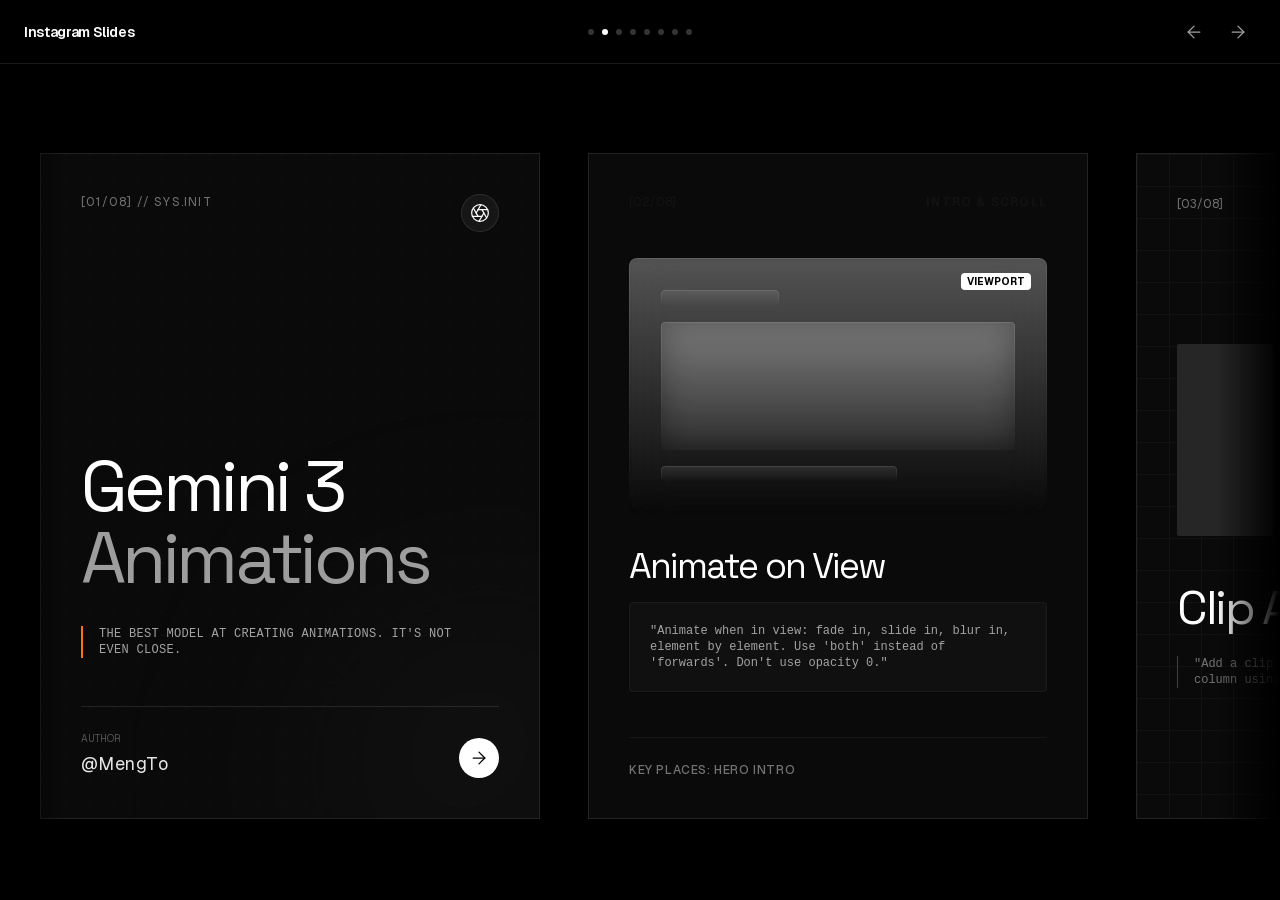
<file: devolvimeucracha.com.br_workshop1/Templates 2/instagram-slides/index.html>
<html class="dark" lang="en"><head><meta charset="utf-8"/>
<meta content="width=device-width, initial-scale=1.0" name="viewport"/>
<title>Gemini 3 Animation Prompts - Dark Mode</title>
<script src="assets/resource_3fa48481346f.js"></script>
<script src="assets/lucide_latest_2eebd0ebe8c2.js"></script>
<link href="https://fonts.googleapis.com" rel="preconnect"/>
<link crossorigin="" href="https://fonts.gstatic.com" rel="preconnect"/>
<!-- User Requested Animation Styles -->
<style>
/*
Sequence animation intro.
*/
@keyframes animationIn {
0% {
opacity: 0;
transform: translateY(30px);
filter: blur(8px);
}
100% {
opacity: 1;
transform: translateY(0);
filter: blur(0px);
}
}
/* Default: paused */
.animate-on-scroll { animation-play-state: paused !important; }
/* Activated by JS */
.animate-on-scroll.animate { animation-play-state: running !important; }
</style>
<style>
/* Custom Font Assignments based on Design System */
:root {
--font-display: 'Inter', system-ui, sans-serif;
--font-body: 'Inter', system-ui, sans-serif;
--font-mono: 'Space Mono', monospace;
}
body {
font-family: var(--font-body);
}
h1, h2, h3, .font-display {
font-family: var(--font-display);
}
code, .font-mono {
font-family: var(--font-mono);
}
/* Utilities */
.hide-scrollbar::-webkit-scrollbar {
display: none;
}
.hide-scrollbar {
-ms-overflow-style: none;
scrollbar-width: none;
}
/* Existing Animations */
@keyframes marquee {
0% { transform: translateX(0); }
100% { transform: translateX(-50%); }
}
.animate-marquee {
animation: marquee 20s linear infinite;
}
@keyframes beam {
0% { left: -100%; }
100% { left: 100%; }
}
.animate-beam {
animation: beam 2s cubic-bezier(0.4, 0, 0.2, 1) infinite;
}
@keyframes clip-reveal {
0% { clip-path: inset(100% 0 0 0); }
100% { clip-path: inset(0 0 0 0); }
}
.animate-clip {
animation: clip-reveal 1.5s cubic-bezier(0.77, 0, 0.175, 1) infinite alternate;
}
/* Background Pattern */
.bg-grid-pattern {
background-image: radial-gradient(circle at 1px 1px, rgba(255,255,255,0.1) 1px, transparent 0);
background-size: 24px 24px;
}
/* Larger Card Sizing - Mobile Optimized */
.slide-container {
aspect-ratio: 3/4;
/* Mobile width default, Desktop width via md: */
min-width: 0;
}
</style>
<meta content="font-inter,font-space-mono,font-roboto,font-montserrat,font-poppins,font-playfair,font-instrument-serif,font-merriweather,font-bricolage,font-jakarta,font-manrope,font-work-sans,font-pt-serif,font-geist-mono,font-quicksand,font-nunito" name="disabled-font-classes"/>
<style id="aura-editor-visibility-style">
.invisible { visibility: hidden !important; }
</style>
<link href="assets/css2_8e191ef32247.css" id="all-fonts-link-font-space-grotesk" rel="stylesheet"/><style id="all-fonts-style-font-space-grotesk">.font-space-grotesk { font-family: 'Space Grotesk', sans-serif !important; }</style><link href="assets/css2_86e10c4bcbd4.css" id="all-fonts-link-font-geist" rel="stylesheet"/><style id="all-fonts-style-font-geist">.font-geist { font-family: 'Geist', sans-serif !important; }</style><style id="border-gradient-shared-style">
[style*="--border-gradient"]::before {
content: "";
position: absolute;
inset: 0;
padding: 1px;
border-radius: var(--border-radius-before, inherit);
-webkit-mask: linear-gradient(#fff 0 0) content-box,
linear-gradient(#fff 0 0);
-webkit-mask-composite: xor;
mask-composite: exclude;
background: var(--border-gradient);
pointer-events: none;
}</style></head>
<body class="min-h-screen flex flex-col items-center justify-center antialiased selection:bg-orange-500/30 text-white bg-black">
<!-- Fixed Navigation -->
<nav class="fixed top-0 left-0 right-0 z-50 flex items-center justify-between px-4 md:px-6 py-4 bg-black/80 backdrop-blur-md border-b border-white/10 h-16">
<!-- Left: Title -->
<div class="flex items-center gap-2 w-auto md:w-1/3">
<span class="font-display text-sm font-semibold tracking-tight text-white font-geist">Instagram Slides</span>
</div>
<!-- Center: Pagination Dots (Hidden on small mobile, visible on sm+) -->
<div class="hidden sm:flex items-center justify-center gap-2 w-1/3" id="pagination-dots">
<!-- Initial state: first active, others inactive. JS handles updates. -->
<div class="w-1.5 h-1.5 rounded-full bg-white/20 hover:bg-white/50 cursor-pointer transition-colors hover:scale-125 transition-transform" data-index="0"></div>
<div class="w-1.5 h-1.5 rounded-full bg-white/20 hover:bg-white/50 cursor-pointer transition-colors hover:scale-125 transition-transform" data-index="1"></div>
<div class="w-1.5 h-1.5 rounded-full bg-white/20 hover:bg-white/50 cursor-pointer transition-colors hover:scale-125 transition-transform" data-index="2"></div>
<div class="w-1.5 h-1.5 rounded-full bg-white/20 hover:bg-white/50 cursor-pointer transition-colors hover:scale-125 transition-transform" data-index="3"></div>
<div class="w-1.5 h-1.5 rounded-full bg-white/20 hover:bg-white/50 cursor-pointer transition-colors hover:scale-125 transition-transform" data-index="4"></div>
<div class="w-1.5 h-1.5 rounded-full bg-white/20 hover:bg-white/50 cursor-pointer transition-colors hover:scale-125 transition-transform" data-index="5"></div>
<div class="w-1.5 h-1.5 rounded-full bg-white/20 hover:bg-white/50 cursor-pointer transition-colors hover:scale-125 transition-transform" data-index="6"></div>
<div class="w-1.5 h-1.5 rounded-full bg-white cursor-pointer hover:scale-125 transition-transform" data-index="7"></div>
</div>
<!-- Right: Arrows (Hidden on Mobile, use Swipe) -->
<div class="hidden md:flex items-center justify-end gap-2 w-1/3">
<button class="p-2 rounded-full hover:bg-white/10 text-neutral-400 hover:text-white transition-colors disabled:opacity-30" id="prevBtn">
<svg class="lucide lucide-arrow-left w-5 h-5" fill="none" height="24" stroke="currentColor" stroke-linecap="round" stroke-linejoin="round" stroke-width="1.5" viewbox="0 0 24 24" width="24" xmlns="http://www.w3.org/2000/svg"><path d="m12 19-7-7 7-7"></path><path d="M19 12H5"></path></svg>
</button>
<button class="p-2 rounded-full hover:bg-white/10 text-neutral-400 hover:text-white transition-colors" id="nextBtn">
<svg class="lucide lucide-arrow-right w-5 h-5" fill="none" height="24" stroke="currentColor" stroke-linecap="round" stroke-linejoin="round" stroke-width="1.5" viewbox="0 0 24 24" width="24" xmlns="http://www.w3.org/2000/svg"><path d="M5 12h14"></path><path d="m12 5 7 7-7 7"></path></svg>
</button>
</div>
<!-- Mobile Swipe Indicator (Visible only on mobile) -->
<div class="md:hidden flex items-center justify-end w-auto text-neutral-500 text-xs gap-1">
<span class="font-mono">SWIPE</span>
<svg class="lucide lucide-move-horizontal" fill="none" height="16" stroke="currentColor" stroke-linecap="round" stroke-linejoin="round" stroke-width="1.5" viewbox="0 0 24 24" width="16" xmlns="http://www.w3.org/2000/svg"><polyline points="18 8 22 12 18 16"></polyline><polyline points="6 8 2 12 6 16"></polyline><line x1="2" x2="22" y1="12" y2="12"></line></svg>
</div>
</nav>
<!-- Wrapper for the horizontal scroll presentation -->
<main class="flex flex-row overflow-x-auto snap-x snap-mandatory hide-scrollbar w-full pt-20 md:pt-28 pb-6 md:pb-10 px-6 md:px-10 gap-x-6 md:gap-x-12 scroll-smooth" id="slider" style="mask-image: linear-gradient(90deg, transparent, black 5%, black 95%, transparent); -webkit-mask-image: linear-gradient(90deg, transparent, black 5%, black 95%, transparent);">
<!-- SLIDE 1: COVER -->
<section class="slide-container flex-shrink-0 flex flex-col overflow-hidden snap-center group bg-[#0A0A0A] w-[85vw] md:w-[500px] border-white/10 border relative shadow-2xl justify-between" id="slide-0">
<!-- Content -->
<div class="flex flex-col bg-center h-full bg-[url(https://hoirqrkdgbmvpwutwuwj.supabase.co/storage/v1/object/public/assets/assets/5071d056-5442-4e08-adcf-cea83397ba23_1600w.webp)] bg-cover z-10 p-6 md:p-10 relative">
<div class="flex [animation:animationIn_0.8s_ease-out_0s_both] animate-on-scroll animate mix-blend-color-dodge mb-4 md:mb-8 items-start justify-between">
<span class="font-mono text-[10px] md:text-xs text-neutral-500 uppercase tracking-widest font-geist">[01/08] // SYS.INIT</span>
<div class="p-2 bg-white/5 rounded-full border border-white/10">
<svg class="lucide lucide-aperture w-4 h-4 md:w-5 md:h-5 text-white" data-lucide="aperture" fill="none" height="24" stroke="currentColor" stroke-linecap="round" stroke-linejoin="round" stroke-width="1.5" viewbox="0 0 24 24" width="24" xmlns="http://www.w3.org/2000/svg"><circle cx="12" cy="12" r="10"></circle><path d="m14.31 8 5.74 9.94"></path><path d="M9.69 8h11.48"></path><path d="m7.38 12 5.74-9.94"></path><path d="M9.69 16 3.95 6.06"></path><path d="M14.31 16H2.83"></path><path d="m16.62 12-5.74 9.94"></path></svg>
</div>
</div>
<div class="mt-auto mb-8 md:mb-12">
<h1 class="leading-[0.9] [animation:animationIn_0.8s_ease-out_0.2s_both] animate-on-scroll animate text-5xl md:text-7xl tracking-tighter font-space-grotesk mb-4 md:mb-8">
                Gemini 3
                <span class="block text-white/60 tracking-tighter font-space-grotesk">Animations</span>
</h1>
<div class="[animation:animationIn_0.8s_ease-out_0.4s_both] animate-on-scroll animate">
<p class="uppercase leading-relaxed text-[10px] md:text-xs text-neutral-400 tracking-wide font-mono max-w-[90%] border-orange-500 border-l-2 pl-4">
                    The best model at creating animations. It's not even close.
                </p>
</div>
</div>
<div class="pt-4 md:pt-6 border-t border-white/10 flex justify-between items-end [animation:animationIn_0.8s_ease-out_0.6s_both] animate-on-scroll animate">
<div class="flex flex-col">
<span class="font-mono text-[10px] text-neutral-600 uppercase mb-1 font-geist">Author</span>
<span class="font-display text-sm md:text-lg tracking-wide text-neutral-200 font-geist">@MengTo</span>
</div>
<div class="w-8 h-8 md:w-10 md:h-10 rounded-full bg-white text-black flex items-center justify-center hover:scale-105 transition-transform cursor-pointer">
<svg class="lucide lucide-arrow-right w-4 h-4 md:w-5 md:h-5" data-lucide="arrow-right" fill="none" height="24" stroke="currentColor" stroke-linecap="round" stroke-linejoin="round" stroke-width="1.5" viewbox="0 0 24 24" width="24" xmlns="http://www.w3.org/2000/svg"><path d="M5 12h14"></path><path d="m12 5 7 7-7 7"></path></svg>
</div>
</div>
</div>
<!-- Abstract BG -->
<div class="absolute inset-0 z-0 bg-grid-pattern opacity-20"></div>
<div class="absolute -bottom-40 -right-40 w-96 h-96 bg-gradient-to-br from-neutral-800 to-transparent rounded-full blur-[100px] opacity-40 pointer-events-none">
</div>
</section>
<!-- SLIDE 2: INTRO + SCROLL -->
<section class="slide-container flex-shrink-0 w-[85vw] md:w-[500px] bg-[#0A0A0A] relative flex flex-col overflow-hidden border border-white/10 shadow-2xl snap-center" id="slide-1">
<div class="flex flex-col h-full bg-[url(https://hoirqrkdgbmvpwutwuwj.supabase.co/storage/v1/object/public/assets/assets/28c300b5-bd2f-449c-a915-f968ced09242_1600w.webp)] bg-cover bg-center p-6 md:p-10">
<header class="flex [animation:animationIn_0.8s_ease-out_0.1s_both] animate-on-scroll animate mix-blend-color-dodge mb-8 md:mb-12 items-center justify-between">
<span class="font-mono text-xs text-neutral-500 font-geist">[02/08]</span>
<span class="font-display text-[10px] md:text-xs font-semibold uppercase tracking-widest text-neutral-500 font-geist">Intro &amp; Scroll</span>
</header>
<div class="flex-grow space-y-6 md:space-y-8">
<!-- Internal card keeps rounded-lg -->
<div class="overflow-hidden [animation:animationIn_0.8s_ease-out_0.3s_both] animate-on-scroll animate bg-gradient-to-b from-white/30 to-white/0 rounded-lg p-6 md:p-8 relative shadow-inner backdrop-blur-xl" style="position: relative; --border-gradient: linear-gradient(180deg, rgba(255, 255, 255, 0.1), rgba(255, 255, 255, 0)); --border-radius-before: 8px">
<!-- Simulated Skeleton Animation -->
<div class="space-y-4">
<div class="animate-pulse bg-gradient-to-b from-white/10 to-white/0 w-1/3 h-4 rounded" style="position: relative; --border-gradient: linear-gradient(180deg, rgba(255, 255, 255, 0.1), rgba(255, 255, 255, 0)); --border-radius-before: 4px"></div>
<div class="animate-pulse delay-75 bg-gradient-to-b from-white/10 to-white/0 w-full h-24 md:h-32 rounded backdrop-blur-lg" style="position: relative; --border-gradient: linear-gradient(180deg, rgba(255, 255, 255, 0.1), rgba(255, 255, 255, 0)); --border-radius-before: 4px"></div>
<div class="animate-pulse delay-150 bg-gradient-to-b from-white/10 to-white/0 w-2/3 h-4 rounded" style="position: relative; --border-gradient: linear-gradient(180deg, rgba(255, 255, 255, 0.1), rgba(255, 255, 255, 0)); --border-radius-before: 4px"></div>
</div>
<div class="absolute top-4 right-4">
<span class="font-mono text-[8px] md:text-[10px] bg-white text-black px-1.5 py-0.5 rounded font-bold font-geist">VIEWPORT</span>
</div>
</div>
<div class="space-y-3 md:space-y-4 [animation:animationIn_0.8s_ease-out_0.5s_both] animate-on-scroll animate">
<h2 class="text-3xl md:text-4xl text-white font-space-grotesk tracking-tighter" style="">Animate on View</h2>
<div class="leading-relaxed text-[10px] md:text-xs text-neutral-400 font-mono bg-neutral-900/50 border-white/5 border rounded p-4 md:p-5 shadow-sm backdrop-blur-lg">
                            "Animate when in view: fade in, slide in, blur in, element by element. Use 'both' instead of 'forwards'. Don't use opacity 0."
                        </div>
</div>
</div>
<div class="mt-auto pt-4 md:pt-6 border-t border-white/5 [animation:animationIn_0.8s_ease-out_0.7s_both] animate-on-scroll animate">
<p class="uppercase text-[10px] md:text-xs font-medium text-neutral-500 tracking-wider font-geist">Key places: Hero Intro</p>
</div>
</div>
</section>
<!-- SLIDE 3: CLIP PATH -->
<section class="slide-container flex-shrink-0 w-[85vw] md:w-[500px] bg-[#0A0A0A] text-white relative flex flex-col overflow-hidden border border-white/10 shadow-2xl snap-center" id="slide-2">
<div class="absolute inset-0 bg-[linear-gradient(rgba(255,255,255,0.03)_1px,transparent_1px),linear-gradient(90deg,rgba(255,255,255,0.03)_1px,transparent_1px)] bg-[size:32px_32px]"></div>
<div class="p-6 md:p-10 h-full flex flex-col z-10">
<header class="flex justify-between items-center mb-6 md:mb-10 [animation:animationIn_0.8s_ease-out_0.1s_both] animate-on-scroll">
<span class="font-mono text-xs text-neutral-500 font-geist">[03/08]</span>
<svg class="lucide lucide-scissors w-5 h-5 text-neutral-600" data-lucide="scissors" fill="none" height="24" stroke="currentColor" stroke-linecap="round" stroke-linejoin="round" stroke-width="1.5" viewbox="0 0 24 24" width="24" xmlns="http://www.w3.org/2000/svg"><circle cx="6" cy="6" r="3"></circle><path d="M8.12 8.12 12 12"></path><path d="M20 4 8.12 15.88"></path><circle cx="6" cy="18" r="3"></circle><path d="M14.8 14.8 20 20"></path></svg>
</header>
<div class="flex-grow flex flex-col justify-center">
<!-- Clip Animation Visual -->
<div class="flex gap-3 h-32 md:h-48 mb-8 md:mb-12 [animation:animationIn_0.8s_ease-out_0.3s_both] animate-on-scroll">
<div class="flex-1 bg-neutral-800 rounded-sm animate-clip" style="animation-delay: 0s;"></div>
<div class="flex-1 bg-neutral-700 rounded-sm animate-clip" style="animation-delay: 0.2s;"></div>
<div class="flex-1 bg-neutral-600 rounded-sm animate-clip" style="animation-delay: 0.4s;"></div>
<div class="flex-1 bg-orange-500 rounded-sm animate-clip" style="animation-delay: 0.6s;"></div>
</div>
<div class="[animation:animationIn_0.8s_ease-out_0.5s_both] animate-on-scroll">
<h2 class="text-4xl md:text-5xl mb-4 md:mb-6 text-white font-space-grotesk tracking-tighter" style="">Clip Animation</h2>
<p class="leading-relaxed text-[10px] md:text-xs text-neutral-500 font-mono max-w-sm border-neutral-700 border-l pl-4">
                            "Add a clip animation to the background, column by column using clip-path."
                        </p>
</div>
</div>
</div>
</section>
<!-- SLIDE 4: BUTTONS -->
<section class="slide-container flex-shrink-0 w-[85vw] md:w-[500px] bg-[#0A0A0A] relative flex flex-col overflow-hidden border border-white/10 shadow-2xl snap-center" id="slide-3">
<div class="p-6 md:p-10 h-full flex flex-col">
<header class="flex justify-between items-center mb-6 md:mb-10 [animation:animationIn_0.8s_ease-out_0.1s_both] animate-on-scroll">
<span class="font-mono text-xs text-neutral-500 font-geist">[04/08]</span>
<span class="font-display text-[10px] md:text-xs font-semibold uppercase tracking-widest text-neutral-500 font-geist">Interaction</span>
</header>
<div class="flex-grow flex flex-col space-y-8 md:space-y-12 items-center justify-center">
<!-- Animated Gradient Beam CTA Button -->
<button class="group inline-flex overflow-hidden transition-all duration-300 hover:-translate-y-0.5 hover:shadow-[0_0_25px_rgba(255,255,255,0.1)] rounded-full pt-[1px] pr-[1px] pb-[1px] pl-[1px] relative items-center justify-center [animation:animationIn_0.8s_ease-out_0.3s_both] animate-on-scroll scale-90 md:scale-100">
<!-- Spinning Border Beam (Visible on Hover) -->
<span class="absolute inset-[-100%] animate-[spin_3s_linear_infinite] bg-[conic-gradient(from_90deg_at_50%_50%,transparent_0%,transparent_75%,#ffffff_100%)] opacity-0 transition-opacity duration-300 group-hover:opacity-100"></span>
<!-- Default Static Border -->
<span class="absolute inset-0 rounded-full bg-zinc-800 transition-opacity duration-300 group-hover:opacity-0"></span>
<!-- 3D Button Surface & Content -->
<span class="flex items-center justify-center gap-2 uppercase transition-colors duration-300 group-hover:text-white text-xs font-medium text-zinc-400 tracking-widest bg-gradient-to-b from-zinc-800 to-zinc-950 w-full h-full rounded-full pt-2.5 pr-6 pb-2.5 pl-6 relative shadow-[inset_0_1px_0_rgba(255,255,255,0.3)]">
<span class="relative z-10">Request Demo</span>
<svg class="relative z-10 transition-transform duration-300 group-hover:translate-x-0.5" fill="none" height="14" stroke="currentColor" stroke-linecap="round" stroke-linejoin="round" stroke-width="2" viewbox="0 0 24 24" width="14" xmlns="http://www.w3.org/2000/svg">
<path class="" d="M5 12h14"></path>
<path class="" d="m12 5 7 7-7 7"></path>
</svg>
</span>
</button>
<div class="w-full [animation:animationIn_0.8s_ease-out_0.5s_both] animate-on-scroll text-center md:text-left">
<h2 class="text-2xl md:text-3xl text-white tracking-tighter font-space-grotesk mb-4">Border Beam</h2>
<div class="bg-neutral-900/50 border-white/5 border rounded-xl p-4 md:p-5 shadow-sm text-left">
<p class="text-[10px] md:text-xs text-neutral-400 font-mono">
        "Add a 1px border beam animation around the pill-shaped button on hover."
      </p>
</div>
</div>
</div>
</div>
</section>
<!-- SLIDE 5: TEXT -->
<section class="slide-container flex-shrink-0 w-[85vw] md:w-[500px] bg-[#0A0A0A] relative flex flex-col overflow-hidden border border-white/10 shadow-2xl snap-center" id="slide-4">
<div class="flex flex-col h-full bg-[url(https://hoirqrkdgbmvpwutwuwj.supabase.co/storage/v1/object/public/assets/assets/aedd68a9-659a-45bf-ae0a-842c1d982c93_1600w.webp)] bg-cover bg-center p-6 md:p-10">
<header class="flex justify-between items-center mb-6 md:mb-10 [animation:animationIn_0.8s_ease-out_0.1s_both] animate-on-scroll">
<span class="font-mono text-xs text-neutral-500 font-geist">[05/08]</span>
<svg class="lucide lucide-type w-5 h-5 text-neutral-600" data-lucide="type" fill="none" height="24" stroke="currentColor" stroke-linecap="round" stroke-linejoin="round" stroke-width="1.5" viewbox="0 0 24 24" width="24" xmlns="http://www.w3.org/2000/svg"><path d="M12 4v16"></path><path d="M4 7V5a1 1 0 0 1 1-1h14a1 1 0 0 1 1 1v2"></path><path d="M9 20h6"></path></svg>
</header>
<div class="flex-grow flex flex-col justify-center">
<!-- Text Animation Visual -->
<div class="mb-8 md:mb-12 border-b border-white/10 pb-8 md:pb-12 [animation:animationIn_0.8s_ease-out_0.3s_both] animate-on-scroll">
<div class="overflow-hidden h-14 md:h-20 flex items-center">
<h2 class="text-5xl md:text-7xl text-white animate-fade-up font-space-grotesk tracking-tighter" style="">
                                Reveal
                            </h2>
</div>
<div class="overflow-hidden h-14 md:h-20 flex items-center">
<h2 class="animate-fade-up text-5xl md:text-7xl text-white/60 tracking-tighter font-space-grotesk" style="animation-delay: 0.2s">
                                Typography
                            </h2>
</div>
</div>
<div class="space-y-3 [animation:animationIn_0.8s_ease-out_0.5s_both] animate-on-scroll">
<span class="text-[10px] font-bold uppercase tracking-widest text-orange-500 font-geist">Prompt</span>
<p class="leading-relaxed text-[10px] md:text-xs text-neutral-400 font-mono">
                            "Add a vertical text clip slide down animation letter by letter."
                        </p>
</div>
</div>
</div>
</section>
<!-- SLIDE 6: LOGOS -->
<section class="slide-container flex-shrink-0 w-[85vw] md:w-[500px] bg-[#0A0A0A] relative flex flex-col overflow-hidden border border-white/10 shadow-2xl snap-center" id="slide-5">
<div class="flex flex-col z-10 h-full p-6 md:p-10 justify-between">
<header class="flex justify-between items-center [animation:animationIn_0.8s_ease-out_0.1s_both] animate-on-scroll">
<span class="font-mono text-xs text-neutral-500 font-geist">[06/08]</span>
<span class="font-display text-[10px] md:text-xs font-semibold uppercase tracking-widest text-neutral-500 font-geist">Social Proof</span>
</header>
<div class="w-full overflow-hidden relative py-12 md:py-16 border-y border-white/5 [animation:animationIn_0.8s_ease-out_0.3s_both] animate-on-scroll">
<!-- Gradient Masks -->
<div class="absolute left-0 top-0 bottom-0 w-10 md:w-20 bg-gradient-to-r from-[#0A0A0A] to-transparent z-10"></div>
<div class="absolute right-0 top-0 bottom-0 w-10 md:w-20 bg-gradient-to-l from-[#0A0A0A] to-transparent z-10"></div>
<!-- Marquee Content -->
<div class="flex w-[200%] animate-marquee">
<div class="flex justify-around w-1/2 text-neutral-500">
<svg class="lucide lucide-framer w-8 h-8 md:w-10 md:h-10 hover:text-white transition-colors" data-lucide="framer" fill="none" height="24" stroke="currentColor" stroke-linecap="round" stroke-linejoin="round" stroke-width="1.5" viewbox="0 0 24 24" width="24" xmlns="http://www.w3.org/2000/svg"><path d="M5 16V9h14V2H5l14 14h-7m-7 0 7 7v-7m-7 0h7"></path></svg>
<svg class="lucide lucide-figma w-8 h-8 md:w-10 md:h-10 hover:text-white transition-colors" data-lucide="figma" fill="none" height="24" stroke="currentColor" stroke-linecap="round" stroke-linejoin="round" stroke-width="1.5" viewbox="0 0 24 24" width="24" xmlns="http://www.w3.org/2000/svg"><path d="M5 5.5A3.5 3.5 0 0 1 8.5 2H12v7H8.5A3.5 3.5 0 0 1 5 5.5z"></path><path d="M12 2h3.5a3.5 3.5 0 1 1 0 7H12V2z"></path><path d="M12 12.5a3.5 3.5 0 1 1 7 0 3.5 3.5 0 1 1-7 0z"></path><path d="M5 19.5A3.5 3.5 0 0 1 8.5 16H12v3.5a3.5 3.5 0 1 1-7 0z"></path><path d="M5 12.5A3.5 3.5 0 0 1 8.5 9H12v7H8.5A3.5 3.5 0 0 1 5 12.5z"></path></svg>
<svg class="lucide lucide-chrome w-8 h-8 md:w-10 md:h-10 hover:text-white transition-colors" data-lucide="chrome" fill="none" height="24" stroke="currentColor" stroke-linecap="round" stroke-linejoin="round" stroke-width="1.5" viewbox="0 0 24 24" width="24" xmlns="http://www.w3.org/2000/svg"><path d="M10.88 21.94 15.46 14"></path><path d="M21.17 8H12"></path><path d="M3.95 6.06 8.54 14"></path><circle cx="12" cy="12" r="10"></circle><circle cx="12" cy="12" r="4"></circle></svg>
<svg class="lucide lucide-github w-8 h-8 md:w-10 md:h-10 hover:text-white transition-colors" data-lucide="github" fill="none" height="24" stroke="currentColor" stroke-linecap="round" stroke-linejoin="round" stroke-width="1.5" viewbox="0 0 24 24" width="24" xmlns="http://www.w3.org/2000/svg"><path d="M15 22v-4a4.8 4.8 0 0 0-1-3.5c3 0 6-2 6-5.5.08-1.25-.27-2.48-1-3.5.28-1.15.28-2.35 0-3.5 0 0-1 0-3 1.5-2.64-.5-5.36-.5-8 0C6 2 5 2 5 2c-.3 1.15-.3 2.35 0 3.5A5.403 5.403 0 0 0 4 9c0 3.5 3 5.5 6 5.5-.39.49-.68 1.05-.85 1.65-.17.6-.22 1.23-.15 1.85v4"></path><path d="M9 18c-4.51 2-5-2-7-2"></path></svg>
<svg class="lucide lucide-codepen w-8 h-8 md:w-10 md:h-10 hover:text-white transition-colors" data-lucide="codepen" fill="none" height="24" stroke="currentColor" stroke-linecap="round" stroke-linejoin="round" stroke-width="1.5" viewbox="0 0 24 24" width="24" xmlns="http://www.w3.org/2000/svg"><polygon points="12 2 22 8.5 22 15.5 12 22 2 15.5 2 8.5 12 2"></polygon><line x1="12" x2="12" y1="22" y2="15.5"></line><polyline points="22 8.5 12 15.5 2 8.5"></polyline><polyline points="2 15.5 12 8.5 22 15.5"></polyline><line x1="12" x2="12" y1="2" y2="8.5"></line></svg>
</div>
<div class="flex justify-around w-1/2 text-neutral-500">
<svg class="lucide lucide-framer w-8 h-8 md:w-10 md:h-10 hover:text-white transition-colors" data-lucide="framer" fill="none" height="24" stroke="currentColor" stroke-linecap="round" stroke-linejoin="round" stroke-width="1.5" viewbox="0 0 24 24" width="24" xmlns="http://www.w3.org/2000/svg"><path d="M5 16V9h14V2H5l14 14h-7m-7 0 7 7v-7m-7 0h7"></path></svg>
<svg class="lucide lucide-figma w-8 h-8 md:w-10 md:h-10 hover:text-white transition-colors" data-lucide="figma" fill="none" height="24" stroke="currentColor" stroke-linecap="round" stroke-linejoin="round" stroke-width="1.5" viewbox="0 0 24 24" width="24" xmlns="http://www.w3.org/2000/svg"><path d="M5 5.5A3.5 3.5 0 0 1 8.5 2H12v7H8.5A3.5 3.5 0 0 1 5 5.5z"></path><path d="M12 2h3.5a3.5 3.5 0 1 1 0 7H12V2z"></path><path d="M12 12.5a3.5 3.5 0 1 1 7 0 3.5 3.5 0 1 1-7 0z"></path><path d="M5 19.5A3.5 3.5 0 0 1 8.5 16H12v3.5a3.5 3.5 0 1 1-7 0z"></path><path d="M5 12.5A3.5 3.5 0 0 1 8.5 9H12v7H8.5A3.5 3.5 0 0 1 5 12.5z"></path></svg>
<svg class="lucide lucide-chrome w-8 h-8 md:w-10 md:h-10 hover:text-white transition-colors" data-lucide="chrome" fill="none" height="24" stroke="currentColor" stroke-linecap="round" stroke-linejoin="round" stroke-width="1.5" viewbox="0 0 24 24" width="24" xmlns="http://www.w3.org/2000/svg"><path d="M10.88 21.94 15.46 14"></path><path d="M21.17 8H12"></path><path d="M3.95 6.06 8.54 14"></path><circle cx="12" cy="12" r="10"></circle><circle cx="12" cy="12" r="4"></circle></svg>
<svg class="lucide lucide-github w-8 h-8 md:w-10 md:h-10 hover:text-white transition-colors" data-lucide="github" fill="none" height="24" stroke="currentColor" stroke-linecap="round" stroke-linejoin="round" stroke-width="1.5" viewbox="0 0 24 24" width="24" xmlns="http://www.w3.org/2000/svg"><path d="M15 22v-4a4.8 4.8 0 0 0-1-3.5c3 0 6-2 6-5.5.08-1.25-.27-2.48-1-3.5.28-1.15.28-2.35 0-3.5 0 0-1 0-3 1.5-2.64-.5-5.36-.5-8 0C6 2 5 2 5 2c-.3 1.15-.3 2.35 0 3.5A5.403 5.403 0 0 0 4 9c0 3.5 3 5.5 6 5.5-.39.49-.68 1.05-.85 1.65-.17.6-.22 1.23-.15 1.85v4"></path><path d="M9 18c-4.51 2-5-2-7-2"></path></svg>
<svg class="lucide lucide-codepen w-8 h-8 md:w-10 md:h-10 hover:text-white transition-colors" data-lucide="codepen" fill="none" height="24" stroke="currentColor" stroke-linecap="round" stroke-linejoin="round" stroke-width="1.5" viewbox="0 0 24 24" width="24" xmlns="http://www.w3.org/2000/svg"><polygon points="12 2 22 8.5 22 15.5 12 22 2 15.5 2 8.5 12 2"></polygon><line x1="12" x2="12" y1="22" y2="15.5"></line><polyline points="22 8.5 12 15.5 2 8.5"></polyline><polyline points="2 15.5 12 8.5 22 15.5"></polyline><line x1="12" x2="12" y1="2" y2="8.5"></line></svg>
</div>
</div>
</div>
<div class="[animation:animationIn_0.8s_ease-out_0.5s_both] animate-on-scroll">
<h3 class="text-2xl md:text-3xl text-white mb-2 uppercase font-space-grotesk tracking-tighter" style="">Infinite Loop</h3>
<p class="text-[10px] md:text-xs text-neutral-500 font-mono">"Add a marquis infinite loop slow animation to the logos using alpha mask."</p>
</div>
</div>
</section>
<!-- SLIDE 7: CARDS / FLASHLIGHT -->
<section class="slide-container flex-shrink-0 w-[85vw] md:w-[500px] bg-[#0A0A0A] relative flex flex-col overflow-hidden border border-white/10 shadow-2xl snap-center" id="slide-6">
<div class="flex flex-col bg-center h-full bg-[url(https://hoirqrkdgbmvpwutwuwj.supabase.co/storage/v1/object/public/assets/assets/3612ae9b-1f08-4708-a499-958fde6cc95b_1600w.webp)] bg-cover p-6 md:p-10">
<header class="flex justify-between items-center mb-6 md:mb-8 [animation:animationIn_0.8s_ease-out_0.1s_both] animate-on-scroll">
<span class="font-mono text-xs text-neutral-500 font-geist">[07/08]</span>
<span class="font-display text-[10px] md:text-xs font-semibold uppercase tracking-widest text-neutral-500 font-geist">Cards</span>
</header>
<div class="flex-grow flex flex-col [animation:animationIn_0.8s_ease-out_0.3s_both] animate-on-scroll items-center justify-center relative w-full h-full p-2 md:p-6">
<style>
        @keyframes cardStackCycle {
            0%, 25% {
                transform: translateY(0) scale(1);
                z-index: 30;
                opacity: 1;
                filter: blur(0px);
            }
            33%, 58% {
                transform: translateY(-40px) scale(0.85);
                z-index: 10;
                opacity: 0.5;
                filter: blur(2px);
            }
            66%, 91% {
                transform: translateY(-20px) scale(0.92);
                z-index: 20;
                opacity: 0.75;
                filter: blur(1px);
            }
            100% {
                transform: translateY(0) scale(1);
                z-index: 30;
                opacity: 1;
                filter: blur(0px);
            }
        }
        @media (min-width: 768px) {
            @keyframes cardStackCycle {
                0%, 25% {
                    transform: translateY(0) scale(1);
                    z-index: 30;
                    opacity: 1;
                    filter: blur(0px);
                }
                33%, 58% {
                    transform: translateY(-60px) scale(0.85);
                    z-index: 10;
                    opacity: 0.5;
                    filter: blur(2px);
                }
                66%, 91% {
                    transform: translateY(-30px) scale(0.92);
                    z-index: 20;
                    opacity: 0.75;
                    filter: blur(1px);
                }
                100% {
                    transform: translateY(0) scale(1);
                    z-index: 30;
                    opacity: 1;
                    filter: blur(0px);
                }
            }
        }
    </style>
<div class="relative w-full max-w-[280px] md:max-w-[320px] aspect-square mb-8 md:mb-10">
<!-- Card 3 (Starts Middle) -->
<div class="absolute inset-0 w-full h-full rounded-xl md:rounded-2xl bg-neutral-900 border border-white/10 p-6 md:p-8 shadow-2xl flex flex-col justify-between overflow-hidden group" style="animation: cardStackCycle 12s infinite ease-in-out; animation-delay: -8s; --border-gradient: linear-gradient(180deg, rgba(255, 255, 255, 0.1), rgba(255, 255, 255, 0)); --border-radius-before: 16px">
<div class="absolute inset-0 opacity-0 group-hover:opacity-100 transition-opacity duration-500 pointer-events-none" style="background: radial-gradient(500px circle at var(--mouse-x, 50%) var(--mouse-y, 50%), rgba(255, 255, 255, 0.1), transparent 40%);"></div>
<div class="flex mix-blend-screen mb-8 items-start justify-between">
<div class="flex text-white bg-white/5 w-10 h-10 md:w-12 md:h-12 rounded-full items-center justify-center border border-white/10">
<svg class="lucide lucide-zap w-5 h-5 md:w-6 md:h-6" fill="none" height="24" stroke="currentColor" stroke-linecap="round" stroke-linejoin="round" stroke-width="1.5" viewbox="0 0 24 24" width="24" xmlns="http://www.w3.org/2000/svg"><path d="M4 14a1 1 0 0 1-.78-1.63l9.9-10.2a.5.5 0 0 1 .86.46l-1.92 6.02A1 1 0 0 0 13 10h7a1 1 0 0 1 .78 1.63l-9.9 10.2a.5.5 0 0 1-.86-.46l1.92-6.02A1 1 0 0 0 11 14z"></path></svg>
</div>
<div class="flex gap-1.5">
<div class="w-2 md:w-2.5 h-2 md:h-2.5 rounded-full bg-neutral-700"></div>
<div class="w-2 md:w-2.5 h-2 md:h-2.5 rounded-full bg-white"></div>
<div class="w-2 md:w-2.5 h-2 md:h-2.5 rounded-full bg-neutral-700"></div>
</div>
</div>
<div class="space-y-4">
<div class="bg-neutral-800 w-20 h-3 rounded border border-white/5"></div>
<div class="bg-neutral-800 w-full h-24 md:h-32 rounded-lg border border-white/5"></div>
</div>
</div>
<!-- Card 2 (Starts Back) -->
<div class="absolute inset-0 w-full h-full rounded-xl md:rounded-2xl bg-neutral-900 border border-white/10 p-6 md:p-8 shadow-2xl flex flex-col justify-between overflow-hidden group" style="animation: cardStackCycle 12s infinite ease-in-out; animation-delay: -4s; --border-gradient: linear-gradient(180deg, rgba(255, 255, 255, 0.1), rgba(255, 255, 255, 0)); --border-radius-before: 16px">
<div class="absolute inset-0 opacity-0 group-hover:opacity-100 transition-opacity duration-500 pointer-events-none" style="background: radial-gradient(500px circle at var(--mouse-x, 50%) var(--mouse-y, 50%), rgba(255, 255, 255, 0.1), transparent 40%);"></div>
<div class="flex mix-blend-screen mb-8 items-start justify-between">
<div class="flex text-white bg-white/5 w-10 h-10 md:w-12 md:h-12 rounded-full items-center justify-center border border-white/10">
<svg class="lucide lucide-zap w-5 h-5 md:w-6 md:h-6" fill="none" height="24" stroke="currentColor" stroke-linecap="round" stroke-linejoin="round" stroke-width="1.5" viewbox="0 0 24 24" width="24" xmlns="http://www.w3.org/2000/svg"><path d="M4 14a1 1 0 0 1-.78-1.63l9.9-10.2a.5.5 0 0 1 .86.46l-1.92 6.02A1 1 0 0 0 13 10h7a1 1 0 0 1 .78 1.63l-9.9 10.2a.5.5 0 0 1-.86-.46l1.92-6.02A1 1 0 0 0 11 14z"></path></svg>
</div>
<div class="flex gap-1.5">
<div class="w-2 md:w-2.5 h-2 md:h-2.5 rounded-full bg-neutral-700"></div>
<div class="w-2 md:w-2.5 h-2 md:h-2.5 rounded-full bg-white"></div>
<div class="w-2 md:w-2.5 h-2 md:h-2.5 rounded-full bg-neutral-700"></div>
</div>
</div>
<div class="space-y-4">
<div class="bg-neutral-800 w-20 h-3 rounded border border-white/5"></div>
<div class="bg-neutral-800 w-full h-24 md:h-32 rounded-lg border border-white/5"></div>
</div>
</div>
<!-- Card 1 (Starts Front) -->
<div class="absolute inset-0 w-full h-full rounded-xl md:rounded-2xl bg-neutral-900 border border-white/10 p-6 md:p-8 shadow-2xl flex flex-col justify-between overflow-hidden group" style="animation: cardStackCycle 12s infinite ease-in-out; animation-delay: 0s; --border-gradient: linear-gradient(180deg, rgba(255, 255, 255, 0.1), rgba(255, 255, 255, 0)); --border-radius-before: 16px">
<div class="absolute inset-0 opacity-0 group-hover:opacity-100 transition-opacity duration-500 pointer-events-none" style="background: radial-gradient(500px circle at var(--mouse-x, 50%) var(--mouse-y, 50%), rgba(255, 255, 255, 0.1), transparent 40%);"></div>
<div class="flex mix-blend-screen mb-8 items-start justify-between">
<div class="flex text-white bg-white/5 w-10 h-10 md:w-12 md:h-12 rounded-full items-center justify-center border border-white/10">
<svg class="lucide lucide-zap w-5 h-5 md:w-6 md:h-6" fill="none" height="24" stroke="currentColor" stroke-linecap="round" stroke-linejoin="round" stroke-width="1.5" viewbox="0 0 24 24" width="24" xmlns="http://www.w3.org/2000/svg"><path d="M4 14a1 1 0 0 1-.78-1.63l9.9-10.2a.5.5 0 0 1 .86.46l-1.92 6.02A1 1 0 0 0 13 10h7a1 1 0 0 1 .78 1.63l-9.9 10.2a.5.5 0 0 1-.86-.46l1.92-6.02A1 1 0 0 0 11 14z"></path></svg>
</div>
<div class="flex gap-1.5">
<div class="w-2 md:w-2.5 h-2 md:h-2.5 rounded-full bg-neutral-700"></div>
<div class="w-2 md:w-2.5 h-2 md:h-2.5 rounded-full bg-white"></div>
<div class="w-2 md:w-2.5 h-2 md:h-2.5 rounded-full bg-neutral-700"></div>
</div>
</div>
<div class="space-y-4">
<div class="bg-neutral-800 w-20 h-3 rounded border border-white/5"></div>
<div class="bg-neutral-800 w-full h-24 md:h-32 rounded-lg border border-white/5"></div>
</div>
</div>
</div>
<!-- Navigation Buttons -->
<div class="flex gap-4 z-40">
<button class="flex items-center justify-center w-10 h-10 md:w-12 md:h-12 rounded-full border border-white/10 bg-neutral-900 text-neutral-400 hover:text-white hover:bg-neutral-800 hover:border-white/20 transition-all duration-200 shadow-lg group">
<svg class="lucide lucide-arrow-left w-4 h-4 md:w-5 md:h-5 group-hover:-translate-x-0.5 transition-transform" fill="none" height="24" stroke="currentColor" stroke-linecap="round" stroke-linejoin="round" stroke-width="1.5" viewbox="0 0 24 24" width="24" xmlns="http://www.w3.org/2000/svg"><path d="m12 19-7-7 7-7"></path><path d="M19 12H5"></path></svg>
</button>
<button class="flex items-center justify-center w-10 h-10 md:w-12 md:h-12 rounded-full border border-white/10 bg-neutral-900 text-neutral-400 hover:text-white hover:bg-neutral-800 hover:border-white/20 transition-all duration-200 shadow-lg group">
<svg class="lucide lucide-arrow-right w-4 h-4 md:w-5 md:h-5 group-hover:translate-x-0.5 transition-transform" fill="none" height="24" stroke="currentColor" stroke-linecap="round" stroke-linejoin="round" stroke-width="1.5" viewbox="0 0 24 24" width="24" xmlns="http://www.w3.org/2000/svg"><path d="M5 12h14"></path><path d="m12 5 7 7-7 7"></path></svg>
</button>
</div>
</div>
<div class="mt-4 md:mt-8 space-y-2 md:space-y-4 [animation:animationIn_0.8s_ease-out_0.5s_both] animate-on-scroll">
<p class="text-[10px] md:text-xs text-neutral-400 font-mono border-white border-l-2 pl-3">
                        "Animate the big card to rotate between 3 cards in a loop."
                    </p>
<p class="text-[10px] md:text-xs text-neutral-500 font-mono border-orange-500 border-l-2 pl-3">
                        "Add a subtle flashlight effect on hover."
                    </p>
</div>
</div>
</section>
<!-- SLIDE 8: CTA -->
<section class="slide-container flex-shrink-0 w-[85vw] md:w-[500px] bg-[#0A0A0A] relative flex flex-col overflow-hidden border border-white/10 shadow-2xl snap-center" id="slide-7">
<!-- Background Texture -->
<div class="absolute inset-0 bg-grid-pattern opacity-10"></div>
<div class="flex flex-col bg-center h-full bg-[url(https://hoirqrkdgbmvpwutwuwj.supabase.co/storage/v1/object/public/assets/assets/c4ad25ed-2717-4e73-8585-2438242e676c_1600w.webp)] bg-cover z-10 p-6 md:p-10 relative justify-between">
<header class="flex justify-between items-center [animation:animationIn_0.8s_ease-out_0.1s_both] animate-on-scroll">
<span class="font-mono text-xs text-neutral-500 font-geist">[08/08]</span>
<div class="flex gap-1">
<div class="w-2.5 h-2.5 bg-green-500 rounded-full animate-pulse"></div>
</div>
</header>
<div class="[animation:animationIn_0.8s_ease-out_0.3s_both] animate-on-scroll text-center">
<h2 class="uppercase leading-tight text-4xl md:text-6xl font-semibold tracking-tighter font-space-grotesk mb-6 md:mb-8 drop-shadow-lg">
                        Good Prompting
                        <span class="block text-white/60 tracking-tighter font-space-grotesk">Is Everything</span>
</h2>
<p class="leading-relaxed text-xs md:text-base text-neutral-400 font-mono max-w-[90%] md:max-w-[360px] mr-auto mb-8 md:mb-10 ml-auto">
                        Gemini 3 relies heavily on good prompting, ideally with image or code.
                    </p>
<!-- CTA Button (Internal element keeps rounding) -->
<a class="inline-flex items-center justify-center px-6 py-3 md:px-8 md:py-4 bg-white text-black font-semibold rounded-full hover:bg-neutral-200 transition-colors group" href="#">
<span class="font-geist text-sm md:text-base">Get Prompts</span>
<svg class="lucide lucide-arrow-up-right w-3 h-3 md:w-4 md:h-4 ml-2 group-hover:translate-x-1 transition-transform" data-lucide="arrow-up-right" fill="none" height="24" stroke="currentColor" stroke-linecap="round" stroke-linejoin="round" stroke-width="2" viewbox="0 0 24 24" width="24" xmlns="http://www.w3.org/2000/svg"><path d="M7 7h10v10"></path><path d="M7 17 17 7"></path></svg>
</a>
</div>
<div class="flex items-center justify-center gap-4 pt-6 md:pt-8 border-t border-white/10 [animation:animationIn_0.8s_ease-out_0.5s_both] animate-on-scroll">
<div class="w-10 h-10 md:w-12 md:h-12 bg-neutral-800 rounded-full overflow-hidden border border-white/5 shadow-sm">
<!-- Placeholder for @mengto avatar -->
<div class="flex text-lg text-white font-display w-full h-full items-center justify-center">M</div>
</div>
<div class="text-left">
<div class="font-display text-xs md:text-sm uppercase tracking-wide font-medium font-geist">Meng To</div>
<div class="font-mono text-[10px] text-neutral-500 font-geist">Design Engineer</div>
</div>
</div>
</div>
</section>
</main>
<script>
        lucide.createIcons();
    </script>
<!-- Animation & Navigation Logic -->
<script>
      (function () {
        // --- Intro Animations ---
        const once = true; // Set to true to animate only once

        if (!window.__inViewIO) {
          window.__inViewIO = new IntersectionObserver((entries) => {
            entries.forEach((entry) => {
              if (entry.isIntersecting) {
                entry.target.classList.add("animate");
                if (once) window.__inViewIO.unobserve(entry.target);
              }
            });
          }, { threshold: 0.2, rootMargin: "0px -10% 0px -10%" });
        }

        window.initInViewAnimations = function (selector = ".animate-on-scroll") {
          document.querySelectorAll(selector).forEach((el) => {
            window.__inViewIO.observe(el); 
          });
        };

        document.addEventListener("DOMContentLoaded", () => {
            initInViewAnimations();
            initPagination();
        });

        // --- Pagination & Slider Logic ---
        function initPagination() {
            const slider = document.getElementById('slider');
            const slides = document.querySelectorAll('.slide-container');
            const dotsContainer = document.getElementById('pagination-dots');
            const dots = dotsContainer.children;
            const prevBtn = document.getElementById('prevBtn');
            const nextBtn = document.getElementById('nextBtn');

            // --- Update Dots Helper ---
            const updateDots = (activeIndex) => {
                Array.from(dots).forEach((dot, index) => {
                    if (index === activeIndex) {
                        dot.className = "w-1.5 h-1.5 rounded-full bg-white cursor-pointer hover:scale-125 transition-transform";
                    } else {
                        dot.className = "w-1.5 h-1.5 rounded-full bg-white/20 hover:bg-white/50 cursor-pointer transition-colors hover:scale-125 transition-transform";
                    }
                });
            };

            // --- Scroll Observer for Dots ---
            // Using the slider as root ensures we track what is currently centered in the scroll area
            const slideObserver = new IntersectionObserver((entries) => {
                entries.forEach(entry => {
                    if (entry.isIntersecting) {
                        // Find the index based on the ID or element comparison
                        const index = Array.from(slides).indexOf(entry.target);
                        if(index !== -1) {
                            updateDots(index);
                        }
                    }
                });
            }, { 
                root: slider, 
                threshold: 0.6 // High threshold means the slide must be mostly visible to be "active"
            });

            slides.forEach(slide => slideObserver.observe(slide));

            // --- Click on Dot to Scroll ---
            Array.from(dots).forEach((dot, index) => {
                dot.addEventListener('click', () => {
                    slides[index].scrollIntoView({ behavior: 'smooth', block: 'nearest', inline: 'center' });
                });
            });

            // --- Arrow Buttons ---
            // Calculate scroll amount dynamically
            const getScrollAmount = () => {
                 // Check if mobile or desktop
                 return window.innerWidth < 768 ? window.innerWidth * 0.85 : 548;
            };

            if(prevBtn && nextBtn && slider) {
                nextBtn.addEventListener('click', () => {
                    slider.scrollBy({ left: getScrollAmount(), behavior: 'smooth' });
                });
                
                prevBtn.addEventListener('click', () => {
                    slider.scrollBy({ left: -getScrollAmount(), behavior: 'smooth' });
                });
            }
        }
      })();
    </script>
<script data-img-fallback-handler="">!function(){var f=["https://hoirqrkdgbmvpwutwuwj.supabase.co/storage/v1/object/public/assets/assets/917d6f93-fb36-439a-8c48-884b67b35381_1600w.jpg","https://hoirqrkdgbmvpwutwuwj.supabase.co/storage/v1/object/public/assets/assets/4734259a-bad7-422f-981e-ce01e79184f2_1600w.jpg","https://hoirqrkdgbmvpwutwuwj.supabase.co/storage/v1/object/public/assets/assets/c543a9e1-f226-4ced-80b0-feb8445a75b9_1600w.jpg","https://hoirqrkdgbmvpwutwuwj.supabase.co/storage/v1/object/public/assets/assets/5bab247f-35d9-400d-a82b-fd87cfe913d2_1600w.webp","https://hoirqrkdgbmvpwutwuwj.supabase.co/storage/v1/object/public/assets/assets/30104e3c-5eea-4b93-93e9-5313698a7156_1600w.webp"],h=new Set;function g(s){for(var x=0,i=0;i<s.length;i++)x=(x<<5)-x+s.charCodeAt(i)|0;return f[Math.abs(x)%f.length]}function r(t){var s=t.src;if(s&&!h.has(s)){h.add(s);t.src=g(s)}}window.addEventListener("error",function(e){var t=e.target;if(t&&t.tagName==="IMG")r(t)},!0);function c(){document.querySelectorAll("img").forEach(function(i){if(i.complete&&!i.naturalWidth&&i.src)r(i)})}if(document.readyState==="loading")document.addEventListener("DOMContentLoaded",c);else c()}()</script></body></html>
</file>
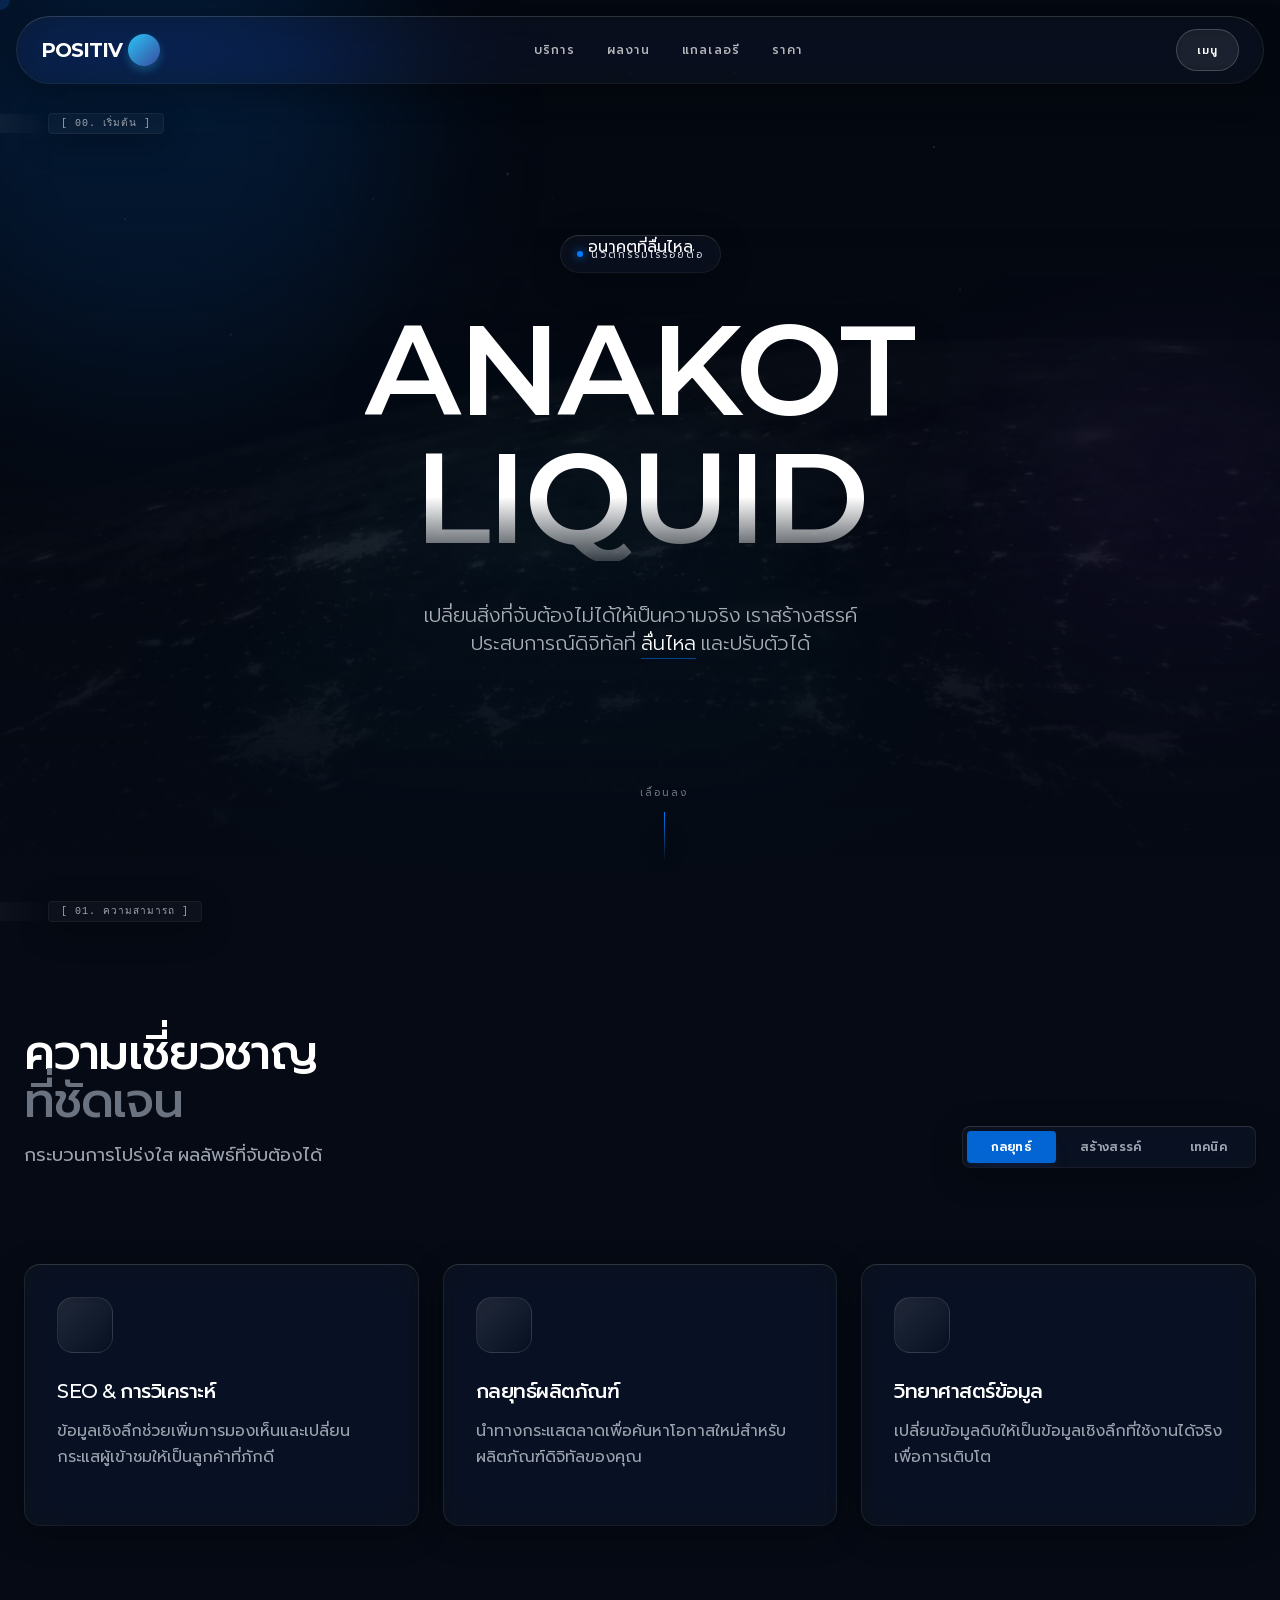
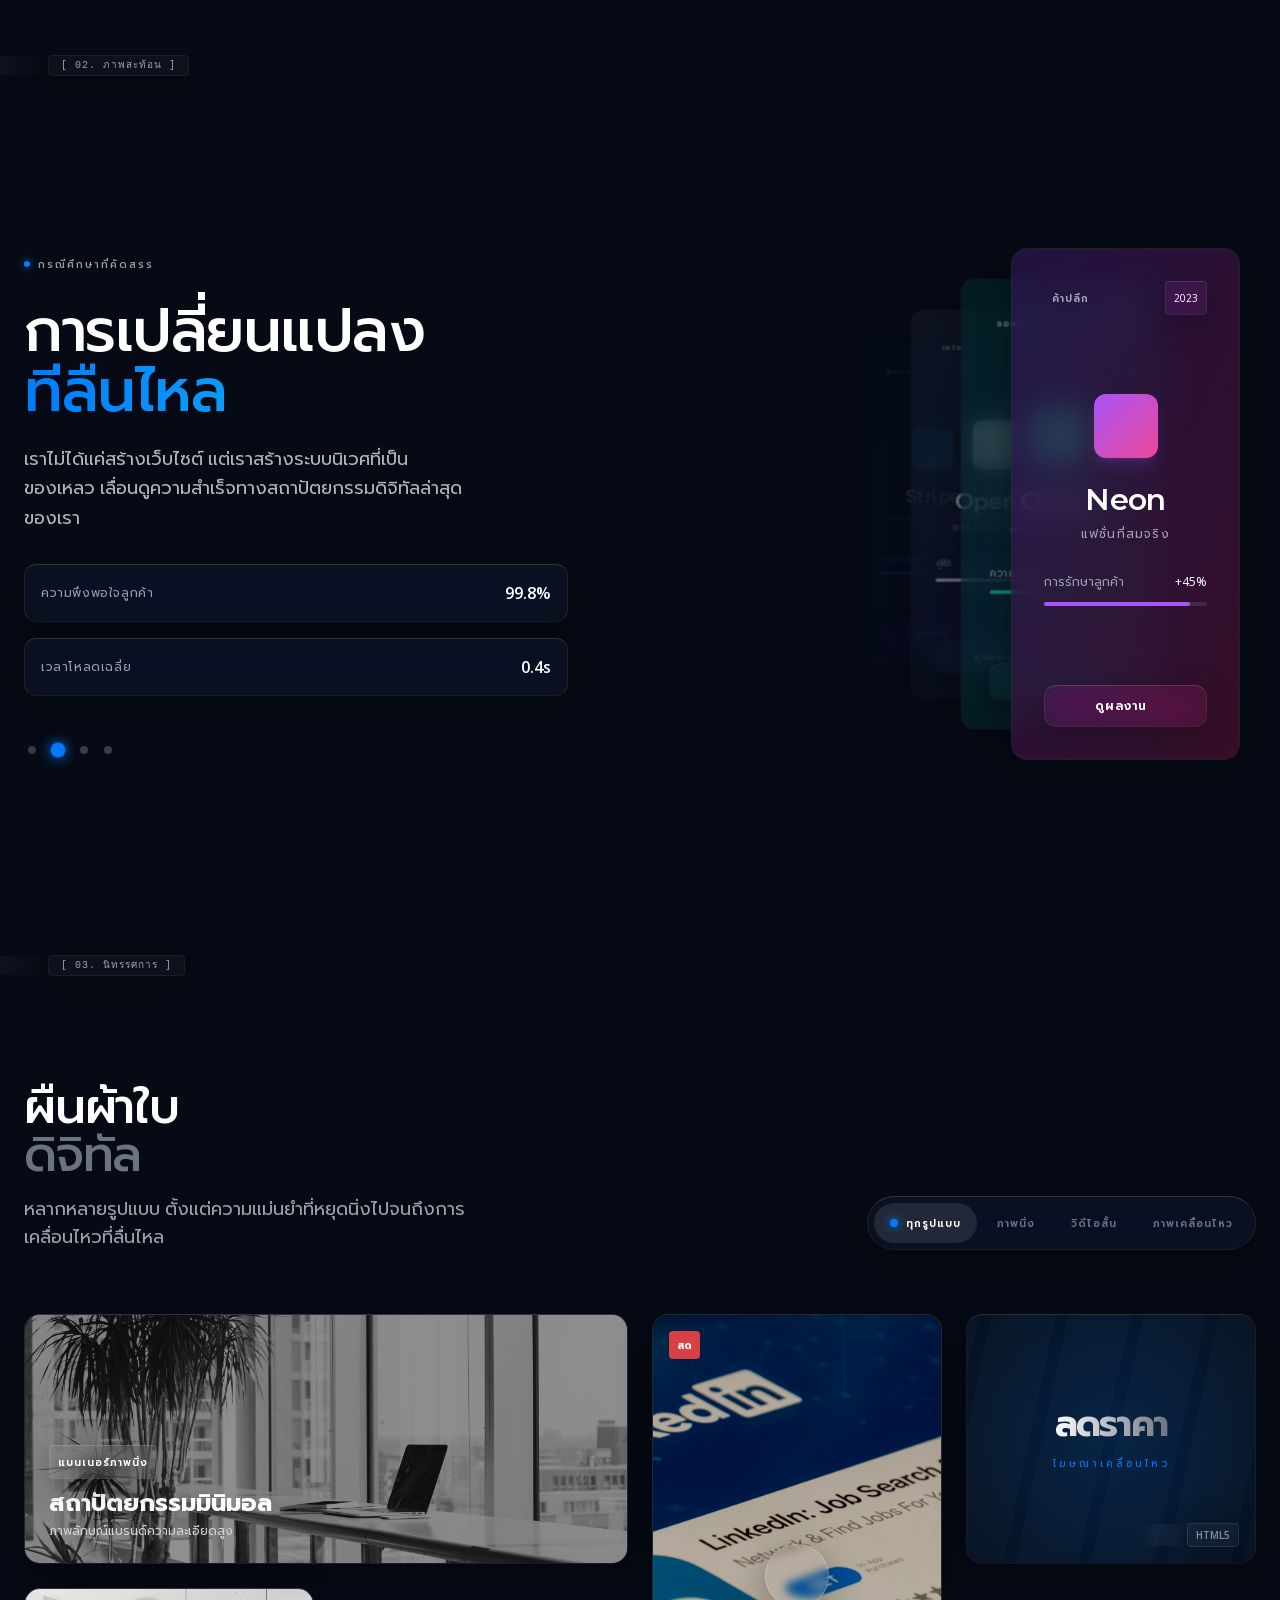
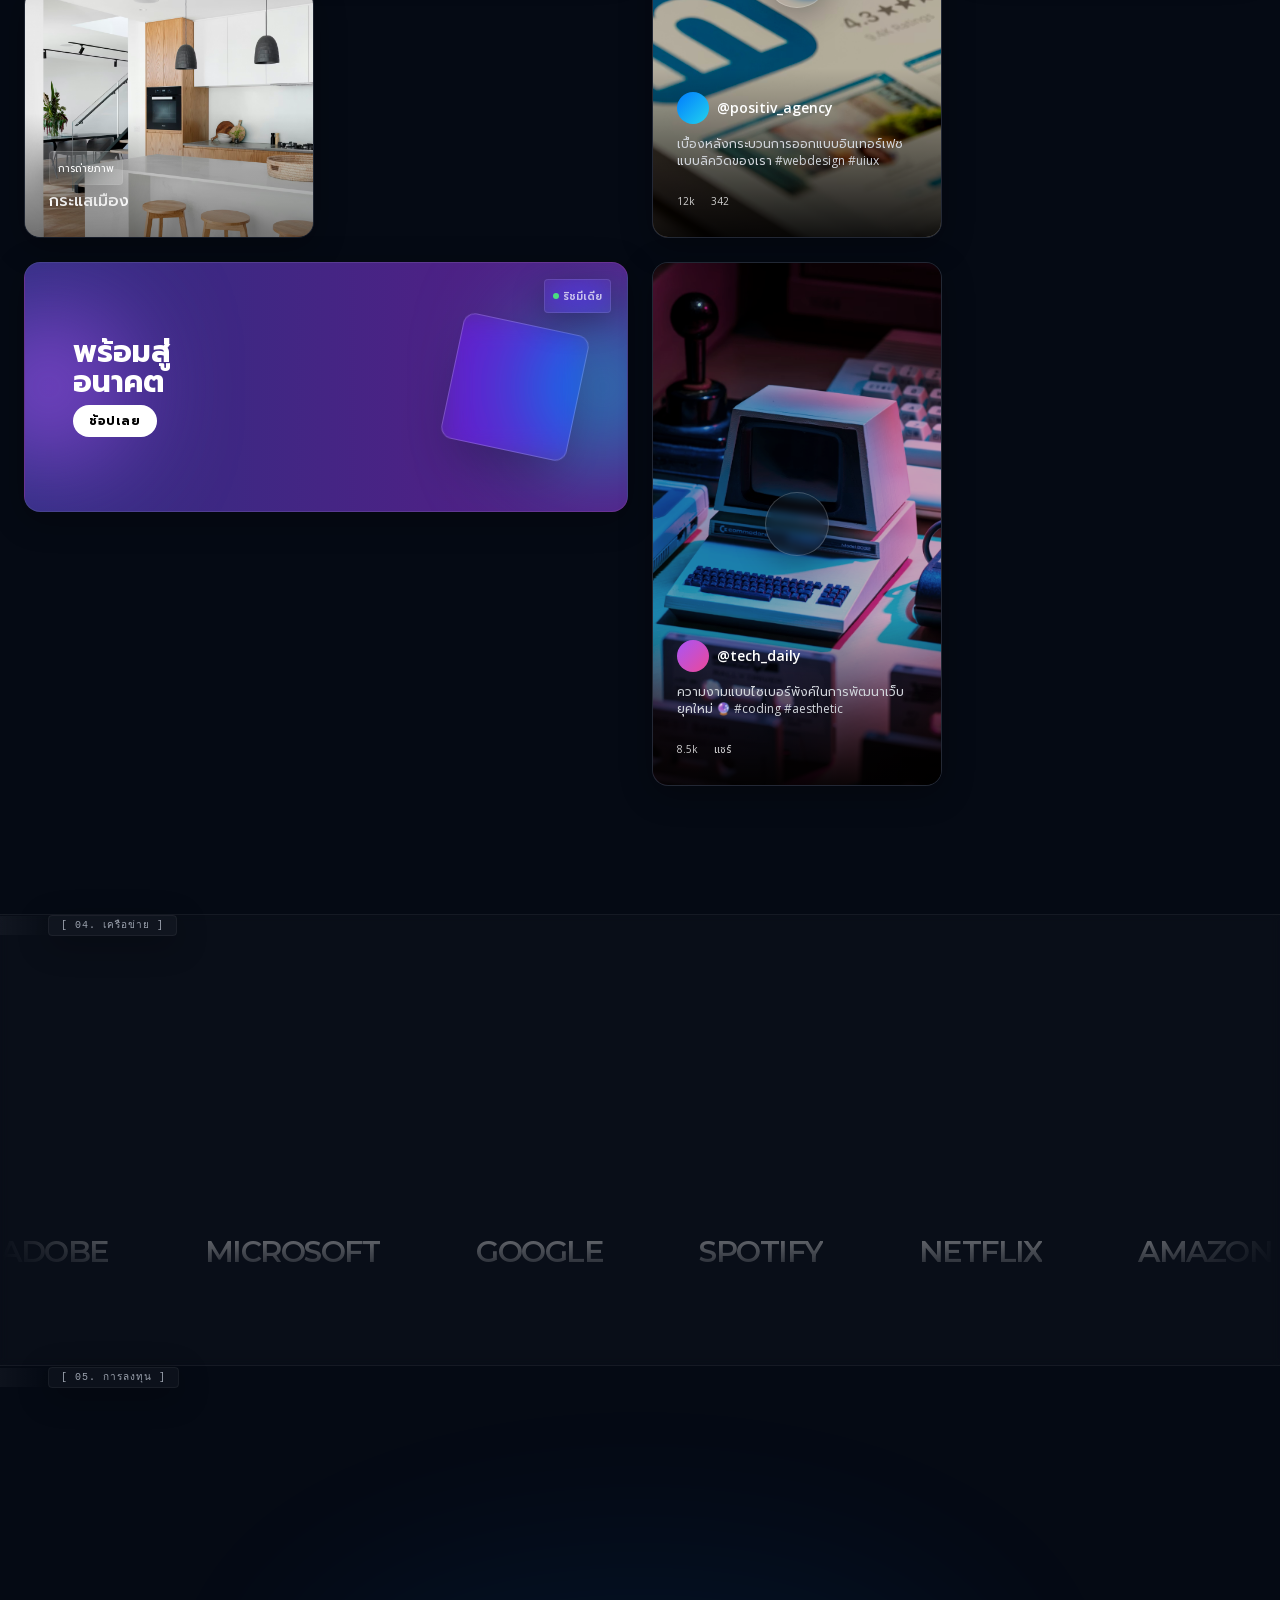
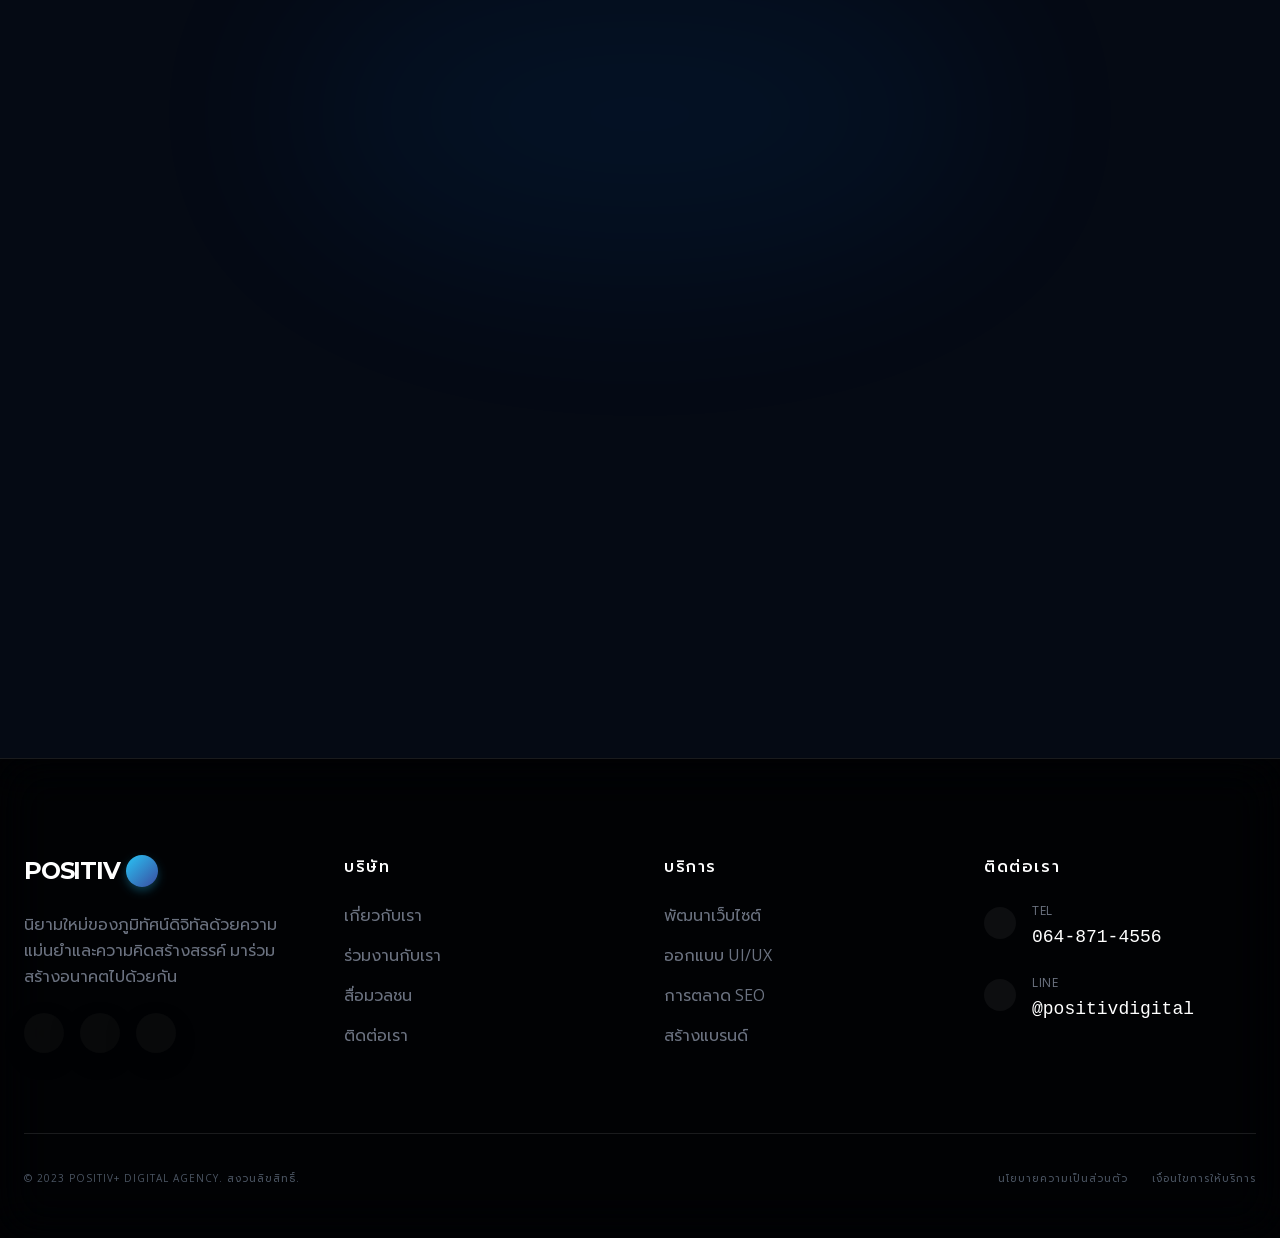
<file: devolvimeucracha.com.br_workshop1/templates/glass-effect2/index.html>
<html class="scroll-smooth" lang="th"><head><meta charset="utf-8"/>
<meta content="width=device-width, initial-scale=1.0" name="viewport"/>
<title>Positiv+ | ดิจิทัลไร้รอยต่อ</title>
<script src="assets/iconify_654a1ef798a3.js"></script>
<link href="https://fonts.googleapis.com" rel="preconnect"/>
<link crossorigin="" href="https://fonts.gstatic.com" rel="preconnect"/>
<link href="assets/css2_ac990486f183.css" rel="stylesheet"/>
<script src="assets/resource_3fa48481346f.js"></script>
<style>
:root {
--cursor-size: 20px;
--cursor-hover-size: 80px;
}
body {
font-family: 'Open Sans', 'Prompt', sans-serif;
cursor: none;
overflow-x: hidden;
background-color: #050a14;
}
h1, h2, h3, h4, h5, h6, .font-heading {
font-family: 'Montserrat', 'Prompt', sans-serif;
}
/* Custom Scrollbar */
::-webkit-scrollbar { width: 6px; }
::-webkit-scrollbar-track { background: #050a14; }
::-webkit-scrollbar-thumb { background: rgba(255,255,255,0.2); border-radius: 3px; }
::-webkit-scrollbar-thumb:hover { background: #007bff; }
/* Liquid Glass Card Style */
.glass-panel {
background: rgba(255, 255, 255, 0.03);
backdrop-filter: blur(16px) saturate(180%);
-webkit-backdrop-filter: blur(16px) saturate(180%);
border-top: 1px solid rgba(255, 255, 255, 0.15);
border-left: 1px solid rgba(255, 255, 255, 0.08);
border-right: 1px solid rgba(255, 255, 255, 0.08);
border-bottom: 1px solid rgba(255, 255, 255, 0.05);
box-shadow: 0 8px 32px 0 rgba(0, 0, 0, 0.3);
position: relative;
overflow: hidden;
transition: all 0.5s cubic-bezier(0.4, 0, 0.2, 1);
}
.glass-panel::before {
content: '';
position: absolute;
top: 0; left: -100%; width: 100%; height: 100%;
background: linear-gradient(90deg, transparent, rgba(255,255,255,0.05), transparent);
transition: 0.5s;
pointer-events: none;
z-index: 20;
}
.glass-panel:hover {
background: rgba(255, 255, 255, 0.06);
border-color: rgba(255, 255, 255, 0.3);
transform: translateY(-5px);
box-shadow: 0 15px 40px rgba(0, 123, 255, 0.1);
}
.glass-panel:hover::before {
left: 100%;
transition: 0.7s ease-in-out;
}
/* Stacked Carousel Logic */
.stack-section {
--_offset-steps: 4rem;
--_scale-steps: 12;
--_opacity-steps: 15;
--_offset-steps-two: calc(var(--_offset-steps) * -1);
--_offset-steps-three: calc(var(--_offset-steps) * -2);
--scale-steps-two: calc(1 - var(--_scale-steps) * 0.01);
--scale-steps-three: calc(1 - var(--_scale-steps) * 0.02);
--opacity-steps-two: calc(1 - var(--_opacity-steps) * 0.02);
--opacity-steps-three: calc(1 - var(--_opacity-steps) * 0.04);
display: grid;
grid-template-areas: "stack";
width: min(calc(100% - 2rem), 32rem);
margin: 0 auto;
}
.stack-card {
grid-area: stack;
transition: 800ms cubic-bezier(0.23, 1, 0.32, 1);
translate: var(--_offset) 0;
order: var(--_order);
z-index: var(--_order);
scale: var(--_scale);
opacity: var(--_opacity);
cursor: none;
user-select: none;
transform-style: preserve-3d;
background: rgba(5, 10, 20, 0.6);
}
.stack-card:nth-of-type(1) { --_order: var(--_1-order); --_scale: var(--_1-scale); --_opacity: var(--_1-opacity); --_offset: var(--_1-offset); }
.stack-card:nth-of-type(2) { --_order: var(--_2-order); --_scale: var(--_2-scale); --_opacity: var(--_2-opacity); --_offset: var(--_2-offset); }
.stack-card:nth-of-type(3) { --_order: var(--_3-order); --_scale: var(--_3-scale); --_opacity: var(--_3-opacity); --_offset: var(--_3-offset); }
.stack-card:nth-of-type(4) { --_order: var(--_4-order); --_scale: var(--_4-scale); --_opacity: var(--_4-opacity); --_offset: var(--_4-offset); }
.stack-section.card-1-active {
--_1-order: 4; --_1-scale: 1; --_1-opacity: 1; --_1-offset: 0;
--_2-order: 3; --_2-scale: var(--scale-steps-two); --_2-opacity: var(--opacity-steps-two); --_2-offset: var(--_offset-steps-two);
--_3-order: 2; --_3-scale: var(--scale-steps-three); --_3-opacity: var(--opacity-steps-three); --_3-offset: var(--_offset-steps-three);
--_4-order: 1; --_4-scale: calc(1 - var(--_scale-steps) * 0.03); --_4-opacity: calc(1 - var(--_opacity-steps) * 0.06); --_4-offset: calc(var(--_offset-steps) * -3);
}
.stack-section.card-2-active {
--_2-order: 4; --_2-scale: 1; --_2-opacity: 1; --_2-offset: 0;
--_3-order: 3; --_3-scale: var(--scale-steps-two); --_3-opacity: var(--opacity-steps-two); --_3-offset: var(--_offset-steps-two);
--_4-order: 2; --_4-scale: var(--scale-steps-three); --_4-opacity: var(--opacity-steps-three); --_4-offset: var(--_offset-steps-three);
--_1-order: 1; --_1-scale: calc(1 - var(--_scale-steps) * 0.03); --_1-opacity: calc(1 - var(--_opacity-steps) * 0.06); --_1-offset: calc(var(--_offset-steps) * -3);
}
.stack-section.card-3-active {
--_3-order: 4; --_3-scale: 1; --_3-opacity: 1; --_3-offset: 0;
--_4-order: 3; --_4-scale: var(--scale-steps-two); --_4-opacity: var(--opacity-steps-two); --_4-offset: var(--_offset-steps-two);
--_1-order: 2; --_1-scale: var(--scale-steps-three); --_1-opacity: var(--opacity-steps-three); --_1-offset: var(--_offset-steps-three);
--_2-order: 1; --_2-scale: calc(1 - var(--_scale-steps) * 0.03); --_2-opacity: calc(1 - var(--_opacity-steps) * 0.06); --_2-offset: calc(var(--_offset-steps) * -3);
}
.stack-section.card-4-active {
--_4-order: 4; --_4-scale: 1; --_4-opacity: 1; --_4-offset: 0;
--_1-order: 3; --_1-scale: var(--scale-steps-two); --_1-opacity: var(--opacity-steps-two); --_1-offset: var(--_offset-steps-two);
--_2-order: 2; --_2-scale: var(--scale-steps-three); --_2-opacity: var(--opacity-steps-three); --_2-offset: var(--_offset-steps-three);
--_3-order: 1; --_3-scale: calc(1 - var(--_scale-steps) * 0.03); --_3-opacity: calc(1 - var(--_opacity-steps) * 0.06); --_3-offset: calc(var(--_offset-steps) * -3);
}
/* Ambient Liquid Blobs */
.liquid-blob {
position: absolute;
border-radius: 50%;
filter: blur(80px);
opacity: 0.6;
z-index: -1;
animation: float 10s infinite alternate cubic-bezier(0.4, 0, 0.2, 1);
}
@keyframes float {
0% { transform: translate(0, 0) scale(1); }
100% { transform: translate(30px, 50px) scale(1.1); }
}
/* Custom Cursor */
#cursor {
position: fixed; top: 0; left: 0;
width: var(--cursor-size); height: var(--cursor-size);
background-color: white; border-radius: 50%;
pointer-events: none; z-index: 9999;
transform: translate(-50%, -50%);
transition: width 0.3s, height 0.3s, background-color 0.3s;
mix-blend-mode: overlay;
backdrop-filter: blur(2px);
}
#cursor.hovered {
width: var(--cursor-hover-size); height: var(--cursor-hover-size);
opacity: 0.5; background-color: rgba(0, 123, 255, 0.5); mix-blend-mode: normal;
border: 1px solid rgba(255,255,255,0.5);
}
/* Loading Animation */
#preloader {
position: fixed; inset: 0; background: #050a14;
z-index: 10000; display: flex; justify-content: center; align-items: center;
transition: transform 0.8s cubic-bezier(0.86, 0, 0.07, 1);
}
#preloader.loaded { transform: translateY(-100%); }
.loader-bar { width: 200px; height: 1px; background: rgba(255,255,255,0.1); position: relative; overflow: hidden; }
.loader-progress { position: absolute; left: 0; top: 0; height: 100%; background: #007bff; width: 0%; transition: width 0.5s ease; }
/* Animation Utilities */
.will-change-transform { will-change: transform; }
.split-line { overflow: hidden; display: block; }
.split-line span {
display: block;
transform: translateY(100%);
transition: transform 1.2s cubic-bezier(0.23, 1, 0.32, 1);
}
.hero-revealed .split-line span { transform: translateY(0); }
.reveal { opacity: 0; transform: translateY(30px); transition: all 0.8s cubic-bezier(0.5, 0, 0, 1); }
.reveal.active { opacity: 1; transform: translateY(0); }
/* Grid Transition */
.service-grid {
transition: opacity 0.5s ease, transform 0.5s ease;
}
/* Marquee */
.marquee-container { mask-image: linear-gradient(to right, transparent, black 10%, black 90%, transparent); }
.marquee-content { display: flex; animation: scroll 30s linear infinite; }
@keyframes scroll { 0% { transform: translateX(0); } 100% { transform: translateX(-50%); } }
/* Inputs */
.input-group { position: relative; }
.input-group input {
width: 100%; background: transparent; border: none;
border-bottom: 1px solid rgba(255,255,255,0.2); padding: 10px 0;
color: white; outline: none; transition: border-color 0.3s;
}
.input-group label {
position: absolute; top: 10px; left: 0; color: rgba(255,255,255,0.5);
pointer-events: none; transition: 0.3s ease all;
}
.input-group input:focus { border-bottom-color: #007bff; }
.input-group input:focus ~ label, .input-group input:not(:placeholder-shown) ~ label {
top: -12px; font-size: 0.75rem; color: #007bff;
}
/* Noise */
.noise-overlay {
position: fixed; top: 0; left: 0; width: 100%; height: 100%;
pointer-events: none; z-index: 50; opacity: 0.04;
background: url("filter_3E_3Crect_width__100_25_ef7da59166f5.html")'/%3E%3C/svg%3E");
mix-blend-mode: overlay;
}
/* Custom Motion Animations for Gallery */
@keyframes slide-right { 0% { transform: translateX(-20%); } 100% { transform: translateX(0%); } }
@keyframes slide-left { 0% { transform: translateX(0%); } 100% { transform: translateX(-20%); } }
@keyframes pulse-soft { 0%, 100% { opacity: 0.6; } 50% { opacity: 1; } }
.motion-banner-anim { animation: slide-right 4s ease-in-out infinite alternate; }
.motion-banner-anim-rev { animation: slide-left 5s ease-in-out infinite alternate; }
.gallery-card-hover:hover .gallery-overlay { opacity: 1; }
.gallery-card-hover:hover .gallery-img { transform: scale(1.05); }
/* Filtering Transitions */
.gallery-item {
transition: all 0.5s cubic-bezier(0.4, 0, 0.2, 1);
}
.gallery-item.hidden-item {
display: none;
}
.gallery-item.fading-out {
opacity: 0;
transform: scale(0.95);
}
</style><style data-scroll-fix="true">
        /* Scroll fixes for offline viewing */
        html, body {
            overflow: auto !important;
            overflow-x: hidden !important;
            height: auto !important;
            min-height: 100% !important;
            scroll-behavior: auto !important;
            opacity: 1 !important;
            visibility: visible !important;
        }
        
        /* Force visibility - many sites use JS animations for initial display */
        body, .wrapper, main, #__next, #app, .page, .content {
            opacity: 1 !important;
            visibility: visible !important;
            transform: none !important;
        }
        
        /* Disable loader/preloader overlays */
        .loader, .preloader, .loading, [class*="loader"], [class*="preloader"] {
            display: none !important;
            opacity: 0 !important;
        }
        
        /* Show elements that might be hidden for animation */
        .word-inner, .char, .line, [data-aos], [data-scroll],
        .hero-text span, .hero-fade, [class*="hero"] span {
            opacity: 1 !important;
            transform: none !important;
            visibility: visible !important;
        }
        
        /* Reset Tailwind animation utility classes */
        .translate-y-full, .translate-x-full, .-translate-y-full, .-translate-x-full,
        .translate-y-1\/2, .-translate-y-1\/2, .translate-y-\[100\%\], .translate-y-\[110\%\] {
            transform: none !important;
        }
        
        /* Force visibility on common hidden-for-animation patterns */
        .opacity-0, [class*="opacity-0"] {
            opacity: 1 !important;
        }
        
        /* Reset scale transforms used for animations */
        .scale-0, .scale-50, .scale-75 {
            transform: none !important;
        }
        
        html.lenis, html.lenis-smooth, 
        body.lenis, body.lenis-smooth,
        .lenis-wrapper, .lenis-content,
        [data-lenis-prevent], [data-scroll-container] {
            overflow: visible !important;
            height: auto !important;
        }
        
        /* Fix flex containers that might cut off content */
        body.flex.items-center,
        body.flex.justify-center {
            align-items: flex-start !important;
            min-height: 100vh;
            height: auto !important;
        }
        
        /* Ensure main content scrolls */
        main, #__next, #__nuxt, #app, .main-content {
            overflow: visible !important;
            height: auto !important;
        }
        </style></head>
<body class="text-white selection:bg-[#007bff]/50 selection:text-white text-base">
<div id="cursor"></div>
<div class="noise-overlay"></div>
<!-- Liquid Background Layer -->
<div class="fixed inset-0 overflow-hidden pointer-events-none z-[-1]">
<div class="liquid-blob bg-[#007bff]" style="width: 500px; height: 500px; top: -100px; left: -100px; opacity: 0.2; animation-duration: 15s;"></div>
<div class="liquid-blob bg-purple-600" style="width: 400px; height: 400px; top: 40%; right: -100px; opacity: 0.15; animation-duration: 20s; animation-delay: -5s;"></div>
<div class="liquid-blob bg-cyan-600" style="width: 600px; height: 600px; bottom: -150px; left: 20%; opacity: 0.15; animation-duration: 25s; animation-delay: -10s;"></div>
</div>
<div id="preloader">
<div class="flex flex-col items-center gap-4">
<span class="font-heading tracking-[0.2em] text-xs uppercase text-white/50" id="loader-text">กำลังเริ่มต้นระบบลิควิด</span>
<div class="loader-bar">
<div class="loader-progress" id="loader-progress"></div>
</div>
</div>
</div>
<!-- Navigation -->
<nav class="fixed w-full z-[60] top-0 transition-all duration-300 py-4">
<div class="max-w-7xl mx-auto px-4">
<!-- Glass Navbar Container -->
<div class="glass-panel rounded-full px-6 py-3 flex items-center justify-between">
<a class="cursor-hover group flex items-center gap-1.5" href="#">
<span class="font-heading font-bold text-xl tracking-tighter text-white">POSITIV</span>
<div class="w-8 h-8 rounded-full bg-gradient-to-br from-[#29C5F6] to-[#3a4b9f] flex items-center justify-center shadow-[0_4px_10px_rgba(41,197,246,0.3)] group-hover:scale-105 transition-transform duration-300">
<span class="iconify text-white" data-icon="lucide:plus" data-stroke-width="4" data-width="20"></span>
</div>
</a>
<div class="hidden md:flex items-center gap-8">
<a class="cursor-hover text-xs font-medium uppercase tracking-widest text-white/70 hover:text-white transition-colors" href="#services">บริการ</a>
<a class="cursor-hover text-xs font-medium uppercase tracking-widest text-white/70 hover:text-white transition-colors" href="#work">ผลงาน</a>
<a class="cursor-hover text-xs font-medium uppercase tracking-widest text-white/70 hover:text-white transition-colors" href="#gallery">แกลเลอรี</a>
<a class="cursor-hover text-xs font-medium uppercase tracking-widest text-white/70 hover:text-white transition-colors" href="#pricing">ราคา</a>
</div>
<div class="hidden md:block">
<button class="cursor-hover px-5 py-2 border border-white/20 rounded-full text-[10px] font-semibold uppercase tracking-widest hover:bg-white hover:text-black transition-colors bg-white/5 backdrop-blur-sm">
                        เมนู
                    </button>
</div>
<button class="md:hidden text-white cursor-hover">
<span class="iconify" data-icon="lucide:menu" data-width="24"></span>
</button>
</div>
</div>
</nav>
<!-- HERO SECTION -->
<header class="relative h-screen w-full flex items-center justify-center overflow-hidden" id="hero">
<div class="absolute top-28 left-6 md:left-12 z-20 hidden md:block">
<span class="glass-panel px-3 py-1 rounded text-[10px] font-mono uppercase tracking-widest text-gray-400 border border-white/5">[ 00. เริ่มต้น ]</span>
</div>
<!-- Parallax BG Wrapper -->
<div class="absolute inset-0 z-0 overflow-hidden">
<img alt="Background" class="parallax-element w-full h-[120%] object-cover opacity-20 grayscale contrast-125 will-change-transform mix-blend-overlay" data-parallax-speed="0.5" src="assets/photo-1451187580459-43490279c0_db6c9a5bcb5e.avif"/>
<div class="absolute inset-0 bg-gradient-to-t from-[#050a14] via-[#050a14]/50 to-transparent"></div>
</div>
<div class="relative z-10 text-center px-6 w-full max-w-7xl mx-auto flex flex-col items-center">
<div class="reveal mb-8 opacity-0">
<div class="glass-panel inline-flex items-center gap-2 px-4 py-1.5 rounded-full">
<span class="w-1.5 h-1.5 rounded-full bg-[#007bff] animate-pulse shadow-[0_0_10px_#007bff]"></span>
<span class="text-[10px] uppercase tracking-[0.2em] text-gray-300">นวัตกรรมไร้รอยต่อ</span>
</div>
</div>
<h1 class="font-heading text-6xl md:text-8xl lg:text-9xl font-semibold leading-[0.85] tracking-tight text-white drop-shadow-2xl">
<span class="split-line"><span class="block">ANAKOT</span></span>
<span class="split-line"><span class="block text-transparent bg-clip-text bg-gradient-to-b from-white via-white to-white/20" style="transition-delay: 100ms">LIQUID</span></span>
</h1>
<!-- Replaced Thai Text to maintain visual weight similar to original but in meaning: Future (Anakot) Liquid -->
<h1 class="absolute opacity-0 pointer-events-none">อนาคตที่ลื่นไหล</h1>
<p class="mt-8 text-lg md:text-xl text-gray-300/80 font-light max-w-lg mx-auto leading-relaxed reveal opacity-0 delay-200 backdrop-blur-sm rounded-lg p-2">
                เปลี่ยนสิ่งที่จับต้องไม่ได้ให้เป็นความจริง เราสร้างสรรค์ประสบการณ์ดิจิทัลที่ <span class="text-white border-b border-[#007bff]/50 pb-0.5 cursor-hover hover:border-[#007bff] hover:text-[#007bff] transition-colors hover:shadow-[0_0_15px_rgba(0,123,255,0.4)]">ลื่นไหล</span> และปรับตัวได้
            </p>
</div>
<div class="absolute bottom-10 left-1/2 -translate-x-1/2 flex flex-col items-center gap-2 z-20 reveal opacity-0 delay-500">
<span class="text-[10px] uppercase tracking-[0.2em] text-gray-500">เลื่อนลง</span>
<div class="glass-panel w-[1px] h-12 !bg-gradient-to-b from-[#007bff] to-transparent/10 !border-0"></div>
</div>
</header>
<!-- Services Section -->
<section class="py-32 relative z-10" id="services">
<div class="absolute top-0 left-6 md:left-12 z-20 hidden md:block -translate-y-1/2">
<span class="glass-panel px-3 py-1 rounded text-[10px] font-mono uppercase tracking-widest text-gray-400 border border-white/5">[ 01. ความสามารถ ]</span>
</div>
<div class="max-w-7xl mx-auto px-6">
<div class="flex flex-col md:flex-row justify-between items-end mb-24 gap-8">
<div class="reveal">
<h2 class="font-heading text-4xl md:text-5xl font-medium tracking-tight mb-4 text-white">ความเชี่ยวชาญ<br/><span class="text-gray-500">ที่ชัดเจน</span></h2>
<p class="text-gray-400 max-w-sm text-lg">กระบวนการโปร่งใส ผลลัพธ์ที่จับต้องได้</p>
</div>
<div class="reveal flex p-1 glass-panel rounded-lg" id="service-tabs">
<button class="tab-btn cursor-hover px-6 py-2 text-xs font-semibold uppercase tracking-wide rounded bg-[#007bff]/80 backdrop-blur-md text-white shadow-lg shadow-blue-900/20 transition-all duration-300" data-tab="strategic">กลยุทธ์</button>
<button class="tab-btn cursor-hover px-6 py-2 text-xs font-semibold uppercase tracking-wide rounded text-gray-400 hover:text-white hover:bg-white/5 transition-all duration-300" data-tab="creative">สร้างสรรค์</button>
<button class="tab-btn cursor-hover px-6 py-2 text-xs font-semibold uppercase tracking-wide rounded text-gray-400 hover:text-white hover:bg-white/5 transition-all duration-300" data-tab="technical">เทคนิค</button>
</div>
</div>
<!-- Dynamic Grids Container -->
<div class="relative" id="services-grid-container">
<!-- Strategic Grid -->
<div class="service-grid grid grid-cols-1 md:grid-cols-2 lg:grid-cols-3 gap-6" id="grid-strategic">
<!-- Card 1 -->
<div class="glass-panel p-8 rounded-2xl cursor-hover group">
<div class="absolute top-0 right-0 p-8 opacity-20 group-hover:opacity-100 transition-opacity duration-500">
<span class="iconify text-white" data-icon="lucide:arrow-up-right" data-width="24"></span>
</div>
<div class="w-14 h-14 bg-gradient-to-br from-white/10 to-transparent border border-white/10 rounded-2xl flex items-center justify-center text-[#007bff] mb-6 shadow-inner">
<span class="iconify" data-icon="lucide:search" data-stroke-width="1.5" data-width="24"></span>
</div>
<h3 class="font-heading text-xl font-medium mb-3 text-white tracking-tight">SEO &amp; การวิเคราะห์</h3>
<p class="text-base text-gray-400 leading-relaxed mb-6">ข้อมูลเชิงลึกช่วยเพิ่มการมองเห็นและเปลี่ยนกระแสผู้เข้าชมให้เป็นลูกค้าที่ภักดี</p>
</div>
<!-- Card 2 -->
<div class="glass-panel p-8 rounded-2xl cursor-hover group">
<div class="absolute top-0 right-0 p-8 opacity-20 group-hover:opacity-100 transition-opacity duration-500">
<span class="iconify text-white" data-icon="lucide:arrow-up-right" data-width="24"></span>
</div>
<div class="w-14 h-14 bg-gradient-to-br from-white/10 to-transparent border border-white/10 rounded-2xl flex items-center justify-center text-[#007bff] mb-6 shadow-inner">
<span class="iconify" data-icon="lucide:compass" data-stroke-width="1.5" data-width="24"></span>
</div>
<h3 class="font-heading text-xl font-medium mb-3 text-white tracking-tight">กลยุทธ์ผลิตภัณฑ์</h3>
<p class="text-base text-gray-400 leading-relaxed mb-6">นำทางกระแสตลาดเพื่อค้นหาโอกาสใหม่สำหรับผลิตภัณฑ์ดิจิทัลของคุณ</p>
</div>
<!-- Card 3 -->
<div class="glass-panel p-8 rounded-2xl cursor-hover group">
<div class="absolute top-0 right-0 p-8 opacity-20 group-hover:opacity-100 transition-opacity duration-500">
<span class="iconify text-white" data-icon="lucide:arrow-up-right" data-width="24"></span>
</div>
<div class="w-14 h-14 bg-gradient-to-br from-white/10 to-transparent border border-white/10 rounded-2xl flex items-center justify-center text-[#007bff] mb-6 shadow-inner">
<span class="iconify" data-icon="lucide:bar-chart-2" data-stroke-width="1.5" data-width="24"></span>
</div>
<h3 class="font-heading text-xl font-medium mb-3 text-white tracking-tight">วิทยาศาสตร์ข้อมูล</h3>
<p class="text-base text-gray-400 leading-relaxed mb-6">เปลี่ยนข้อมูลดิบให้เป็นข้อมูลเชิงลึกที่ใช้งานได้จริงเพื่อการเติบโต</p>
</div>
</div>
<!-- Creative Grid -->
<div class="service-grid grid grid-cols-1 md:grid-cols-2 lg:grid-cols-3 gap-6 hidden opacity-0 transform translate-y-4" id="grid-creative">
<!-- Card 1 -->
<div class="glass-panel p-8 rounded-2xl cursor-hover group">
<div class="absolute top-0 right-0 p-8 opacity-20 group-hover:opacity-100 transition-opacity duration-500">
<span class="iconify text-white" data-icon="lucide:arrow-up-right" data-width="24"></span>
</div>
<div class="w-14 h-14 bg-gradient-to-br from-white/10 to-transparent border border-white/10 rounded-2xl flex items-center justify-center text-[#007bff] mb-6 shadow-inner">
<span class="iconify" data-icon="lucide:palette" data-stroke-width="1.5" data-width="24"></span>
</div>
<h3 class="font-heading text-xl font-medium mb-3 text-white tracking-tight">การออกแบบ UI/UX</h3>
<p class="text-base text-gray-400 leading-relaxed mb-6">อินเทอร์เฟซที่ให้ความรู้สึกเหมือนเป็นส่วนหนึ่งของความคิด ราบรื่น และใช้งานง่าย</p>
</div>
<!-- Card 2 -->
<div class="glass-panel p-8 rounded-2xl cursor-hover group">
<div class="absolute top-0 right-0 p-8 opacity-20 group-hover:opacity-100 transition-opacity duration-500">
<span class="iconify text-white" data-icon="lucide:arrow-up-right" data-width="24"></span>
</div>
<div class="w-14 h-14 bg-gradient-to-br from-white/10 to-transparent border border-white/10 rounded-2xl flex items-center justify-center text-[#007bff] mb-6 shadow-inner">
<span class="iconify" data-icon="lucide:film" data-stroke-width="1.5" data-width="24"></span>
</div>
<h3 class="font-heading text-xl font-medium mb-3 text-white tracking-tight">โมชั่นกราฟิก</h3>
<p class="text-base text-gray-400 leading-relaxed mb-6">ใส่พลังงานจลน์ลงในทุกการโต้ตอบ ทำให้พิกเซลที่หยุดนิ่งกลับมีชีวิต</p>
</div>
<!-- Card 3 -->
<div class="glass-panel p-8 rounded-2xl cursor-hover group">
<div class="absolute top-0 right-0 p-8 opacity-20 group-hover:opacity-100 transition-opacity duration-500">
<span class="iconify text-white" data-icon="lucide:arrow-up-right" data-width="24"></span>
</div>
<div class="w-14 h-14 bg-gradient-to-br from-white/10 to-transparent border border-white/10 rounded-2xl flex items-center justify-center text-[#007bff] mb-6 shadow-inner">
<span class="iconify" data-icon="lucide:fingerprint" data-stroke-width="1.5" data-width="24"></span>
</div>
<h3 class="font-heading text-xl font-medium mb-3 text-white tracking-tight">อัตลักษณ์แบรนด์</h3>
<p class="text-base text-gray-400 leading-relaxed mb-6">กลั่นกรองตัวตนของคุณให้เป็นภาษาภาพที่ลื่นไหลไปในทุกสื่อ</p>
</div>
</div>
<!-- Technical Grid -->
<div class="service-grid grid grid-cols-1 md:grid-cols-2 lg:grid-cols-3 gap-6 hidden opacity-0 transform translate-y-4" id="grid-technical">
<!-- Card 1 -->
<div class="glass-panel p-8 rounded-2xl cursor-hover group">
<div class="absolute top-0 right-0 p-8 opacity-20 group-hover:opacity-100 transition-opacity duration-500">
<span class="iconify text-white" data-icon="lucide:arrow-up-right" data-width="24"></span>
</div>
<div class="w-14 h-14 bg-gradient-to-br from-white/10 to-transparent border border-white/10 rounded-2xl flex items-center justify-center text-[#007bff] mb-6 shadow-inner">
<span class="iconify" data-icon="lucide:code-2" data-stroke-width="1.5" data-width="24"></span>
</div>
<h3 class="font-heading text-xl font-medium mb-3 text-white tracking-tight">พัฒนาเว็บไซต์</h3>
<p class="text-base text-gray-400 leading-relaxed mb-6">โครงสร้างโค้ดที่แข็งแกร่งดั่งเพชรและความยืดหยุ่นที่ปรับขนาดได้ดั่งน้ำ</p>
</div>
<!-- Card 2 -->
<div class="glass-panel p-8 rounded-2xl cursor-hover group">
<div class="absolute top-0 right-0 p-8 opacity-20 group-hover:opacity-100 transition-opacity duration-500">
<span class="iconify text-white" data-icon="lucide:arrow-up-right" data-width="24"></span>
</div>
<div class="w-14 h-14 bg-gradient-to-br from-white/10 to-transparent border border-white/10 rounded-2xl flex items-center justify-center text-[#007bff] mb-6 shadow-inner">
<span class="iconify" data-icon="lucide:smartphone" data-stroke-width="1.5" data-width="24"></span>
</div>
<h3 class="font-heading text-xl font-medium mb-3 text-white tracking-tight">พัฒนาแอปพลิเคชัน</h3>
<p class="text-base text-gray-400 leading-relaxed mb-6">แอปพลิเคชันที่ลื่นไหลและปรับตัวเข้ากับมือ อุปกรณ์ และบริบทของผู้ใช้ได้อย่างสมบูรณ์แบบ</p>
</div>
<!-- Card 3 -->
<div class="glass-panel p-8 rounded-2xl cursor-hover group">
<div class="absolute top-0 right-0 p-8 opacity-20 group-hover:opacity-100 transition-opacity duration-500">
<span class="iconify text-white" data-icon="lucide:arrow-up-right" data-width="24"></span>
</div>
<div class="w-14 h-14 bg-gradient-to-br from-white/10 to-transparent border border-white/10 rounded-2xl flex items-center justify-center text-[#007bff] mb-6 shadow-inner">
<span class="iconify" data-icon="lucide:cloud" data-stroke-width="1.5" data-width="24"></span>
</div>
<h3 class="font-heading text-xl font-medium mb-3 text-white tracking-tight">โครงสร้างพื้นฐานคลาวด์</h3>
<p class="text-base text-gray-400 leading-relaxed mb-6">ระบบเบื้องหลังที่ขยายตัวได้อย่างไร้ขีดจำกัดตามความต้องการทางดิจิทัลของคุณ</p>
</div>
</div>
</div>
</div>
</section>
<!-- Work Carousel Section -->
<section class="py-32 relative overflow-hidden z-10 min-h-screen flex items-center" id="work">
<div class="absolute top-0 left-6 md:left-12 z-20 hidden md:block -translate-y-1/2">
<span class="glass-panel px-3 py-1 rounded text-[10px] font-mono uppercase tracking-widest text-gray-400 border border-white/5">[ 02. ภาพสะท้อน ]</span>
</div>
<div class="max-w-7xl mx-auto px-6 w-full h-full">
<div class="flex flex-col lg:flex-row gap-12 items-center justify-between">
<!-- Left Content: Description -->
<div class="flex-1 max-w-xl lg:pr-8 reveal">
<div class="flex items-center space-x-2 mb-6">
<div class="w-1.5 h-1.5 bg-[#007bff] rounded-full animate-pulse shadow-[0_0_10px_#007bff]"></div>
<p class="text-[10px] uppercase tracking-[0.2em] text-white/60 font-medium">กรณีศึกษาที่คัดสรร</p>
</div>
<div class="mb-8">
<h2 class="font-heading text-4xl lg:text-6xl font-medium leading-tight tracking-tight mb-6 text-white">
<span class="block">การเปลี่ยนแปลง</span>
<span class="block bg-clip-text text-transparent bg-gradient-to-r from-[#007bff] to-cyan-400">ที่ลื่นไหล</span>
</h2>
<p class="text-lg text-white/70 leading-relaxed max-w-md">
                            เราไม่ได้แค่สร้างเว็บไซต์ แต่เราสร้างระบบนิเวศที่เป็นของเหลว เลื่อนดูความสำเร็จทางสถาปัตยกรรมดิจิทัลล่าสุดของเรา
                        </p>
</div>
<!-- Stats -->
<div class="space-y-4 text-base text-white/60 mb-12">
<div class="glass-panel p-4 rounded-xl flex items-center justify-between">
<span class="text-xs uppercase tracking-wider">ความพึงพอใจลูกค้า</span>
<span class="font-semibold text-white">99.8%</span>
</div>
<div class="glass-panel p-4 rounded-xl flex items-center justify-between">
<span class="text-xs uppercase tracking-wider">เวลาโหลดเฉลี่ย</span>
<span class="font-semibold text-white">0.4s</span>
</div>
</div>
<!-- Navigation Dots -->
<div class="flex space-x-4 items-center pl-1">
<button class="cursor-hover w-3 h-3 rounded-full bg-[#007bff] transition-all duration-300 scale-125 shadow-[0_0_10px_#007bff]" id="dot-1"></button>
<button class="cursor-hover w-2 h-2 rounded-full bg-white/20 hover:bg-white/50 transition-all duration-300" id="dot-2"></button>
<button class="cursor-hover w-2 h-2 rounded-full bg-white/20 hover:bg-white/50 transition-all duration-300" id="dot-3"></button>
<button class="cursor-hover w-2 h-2 rounded-full bg-white/20 hover:bg-white/50 transition-all duration-300" id="dot-4"></button>
</div>
</div>
<!-- Right Side: Interactive Stack Carousel -->
<div class="flex flex-col space-y-8 items-center w-full lg:w-auto reveal delay-200">
<div class="stack-section card-1-active relative" id="cards-container">
<!-- Card 1: Fintech -->
<div class="stack-card glass-panel rounded-2xl h-[30rem] md:h-[32rem] border border-white/10 relative overflow-hidden group">
<!-- Background Image/Gradient -->
<div class="absolute inset-0 bg-gradient-to-br from-[#007bff]/20 to-purple-900/40 z-0"></div>
<div class="relative z-10 h-full flex flex-col p-8">
<div class="flex items-center justify-between mb-6">
<div class="flex items-center space-x-2">
<span class="iconify text-[#007bff]" data-icon="lucide:zap" data-stroke-width="1.5" data-width="16"></span>
<span class="text-[10px] font-semibold text-white/60 uppercase tracking-widest">ฟินเทค</span>
</div>
<span class="glass-panel px-2 py-1 rounded text-[10px] text-white">2023</span>
</div>
<div class="flex-1 flex flex-col justify-center items-center text-center">
<div class="w-16 h-16 bg-gradient-to-br from-[#007bff] to-blue-400 rounded-xl flex items-center justify-center mb-6 shadow-lg shadow-blue-500/20 group-hover:scale-110 transition-transform duration-500">
<span class="iconify text-white" data-icon="lucide:credit-card" data-stroke-width="1.5" data-width="32"></span>
</div>
<h3 class="font-heading text-3xl font-semibold tracking-tight mb-2 text-white">Stripe</h3>
<p class="text-xs text-white/60 mb-8 uppercase tracking-widest">ออกแบบระบบชำระเงินระดับโลก</p>
<div class="w-full space-y-3 mb-6">
<div class="flex justify-between text-xs text-gray-400">
<span>การแปลงผล</span>
<span class="text-white">+24%</span>
</div>
<div class="w-full bg-white/10 rounded-full h-1">
<div class="bg-[#007bff] h-1 rounded-full w-[84%]"></div>
</div>
</div>
</div>
<button class="cursor-hover w-full py-3 px-4 glass-panel rounded-xl text-white text-xs font-semibold uppercase tracking-widest hover:bg-white hover:text-black transition-all duration-300 flex items-center justify-center gap-2">
                                    ดูผลงาน <span class="iconify" data-icon="lucide:arrow-right" data-width="14"></span>
</button>
</div>
</div>
<!-- Card 2: E-Commerce -->
<div class="stack-card glass-panel rounded-2xl h-[30rem] md:h-[32rem] border border-white/10 relative overflow-hidden group">
<div class="absolute inset-0 bg-gradient-to-br from-purple-600/20 to-pink-900/40 z-0"></div>
<div class="relative z-10 h-full flex flex-col p-8">
<div class="flex items-center justify-between mb-6">
<div class="flex items-center space-x-2">
<span class="iconify text-purple-400" data-icon="lucide:shopping-bag" data-stroke-width="1.5" data-width="16"></span>
<span class="text-[10px] font-semibold text-white/60 uppercase tracking-widest">ค้าปลีก</span>
</div>
<span class="glass-panel px-2 py-1 rounded text-[10px] text-white">2023</span>
</div>
<div class="flex-1 flex flex-col justify-center items-center text-center">
<div class="w-16 h-16 bg-gradient-to-br from-purple-500 to-pink-500 rounded-xl flex items-center justify-center mb-6 shadow-lg shadow-purple-500/20 group-hover:scale-110 transition-transform duration-500">
<span class="iconify text-white" data-icon="lucide:shirt" data-stroke-width="1.5" data-width="32"></span>
</div>
<h3 class="font-heading text-3xl font-semibold tracking-tight mb-2 text-white">Neon</h3>
<p class="text-xs text-white/60 mb-8 uppercase tracking-widest">แฟชั่นที่สมจริง</p>
<div class="w-full space-y-3 mb-6">
<div class="flex justify-between text-xs text-gray-400">
<span>การรักษาลูกค้า</span>
<span class="text-white">+45%</span>
</div>
<div class="w-full bg-white/10 rounded-full h-1">
<div class="bg-purple-500 h-1 rounded-full w-[90%]"></div>
</div>
</div>
</div>
<button class="cursor-hover w-full py-3 px-4 glass-panel rounded-xl text-white text-xs font-semibold uppercase tracking-widest hover:bg-white hover:text-black transition-all duration-300 flex items-center justify-center gap-2">
                                    ดูผลงาน <span class="iconify" data-icon="lucide:arrow-right" data-width="14"></span>
</button>
</div>
</div>
<!-- Card 3: Enterprise -->
<div class="stack-card glass-panel rounded-2xl h-[30rem] md:h-[32rem] border border-white/10 relative overflow-hidden group">
<div class="absolute inset-0 bg-gradient-to-br from-emerald-600/20 to-teal-900/40 z-0"></div>
<div class="relative z-10 h-full flex flex-col p-8">
<div class="flex items-center justify-between mb-6">
<div class="flex items-center space-x-2">
<span class="iconify text-emerald-400" data-icon="lucide:database" data-stroke-width="1.5" data-width="16"></span>
<span class="text-[10px] font-semibold text-white/60 uppercase tracking-widest">ซอฟต์แวร์</span>
</div>
<span class="glass-panel px-2 py-1 rounded text-[10px] text-white">2022</span>
</div>
<div class="flex-1 flex flex-col justify-center items-center text-center">
<div class="w-16 h-16 bg-gradient-to-br from-emerald-500 to-teal-500 rounded-xl flex items-center justify-center mb-6 shadow-lg shadow-emerald-500/20 group-hover:scale-110 transition-transform duration-500">
<span class="iconify text-white" data-icon="lucide:bar-chart-2" data-stroke-width="1.5" data-width="32"></span>
</div>
<h3 class="font-heading text-3xl font-semibold tracking-tight mb-2 text-white">Oracle</h3>
<p class="text-xs text-white/60 mb-8 uppercase tracking-widest">การแสดงผลข้อมูล</p>
<div class="w-full space-y-3 mb-6">
<div class="flex justify-between text-xs text-gray-400">
<span>ความเร็ว</span>
<span class="text-white">10x</span>
</div>
<div class="w-full bg-white/10 rounded-full h-1">
<div class="bg-emerald-500 h-1 rounded-full w-[95%]"></div>
</div>
</div>
</div>
<button class="cursor-hover w-full py-3 px-4 glass-panel rounded-xl text-white text-xs font-semibold uppercase tracking-widest hover:bg-white hover:text-black transition-all duration-300 flex items-center justify-center gap-2">
                                    ดูผลงาน <span class="iconify" data-icon="lucide:arrow-right" data-width="14"></span>
</button>
</div>
</div>
<!-- Card 4: AI -->
<div class="stack-card glass-panel rounded-2xl h-[30rem] md:h-[32rem] border border-white/10 relative overflow-hidden group">
<div class="absolute inset-0 bg-gradient-to-br from-white/10 to-gray-900/40 z-0"></div>
<div class="relative z-10 h-full flex flex-col p-8">
<div class="flex items-center justify-between mb-6">
<div class="flex items-center space-x-2">
<span class="iconify text-white" data-icon="lucide:cpu" data-stroke-width="1.5" data-width="16"></span>
<span class="text-[10px] font-semibold text-white/60 uppercase tracking-widest">เอไอ</span>
</div>
<span class="glass-panel px-2 py-1 rounded text-[10px] text-white">2024</span>
</div>
<div class="flex-1 flex flex-col justify-center items-center text-center">
<div class="w-16 h-16 bg-gradient-to-br from-white to-gray-400 rounded-xl flex items-center justify-center mb-6 shadow-lg shadow-white/10 group-hover:scale-110 transition-transform duration-500">
<span class="iconify text-black" data-icon="lucide:bot" data-stroke-width="1.5" data-width="32"></span>
</div>
<h3 class="font-heading text-3xl font-semibold tracking-tight mb-2 text-white">OpenAI</h3>
<p class="text-xs text-white/60 mb-8 uppercase tracking-widest">ตรรกะอินเทอร์เฟซ</p>
<div class="w-full space-y-3 mb-6">
<div class="flex justify-between text-xs text-gray-400">
<span>ผู้ใช้</span>
<span class="text-white">100M+</span>
</div>
<div class="w-full bg-white/10 rounded-full h-1">
<div class="bg-white h-1 rounded-full w-[99%]"></div>
</div>
</div>
</div>
<button class="cursor-hover w-full py-3 px-4 glass-panel rounded-xl text-white text-xs font-semibold uppercase tracking-widest hover:bg-white hover:text-black transition-all duration-300 flex items-center justify-center gap-2">
                                    ดูผลงาน <span class="iconify" data-icon="lucide:arrow-right" data-width="14"></span>
</button>
</div>
</div>
</div>
</div>
</div>
</div>
</section>
<!-- PORTFOLIO GALLERY SECTION -->
<section class="py-32 relative z-10" id="gallery">
<div class="absolute top-0 left-6 md:left-12 z-20 hidden md:block -translate-y-1/2">
<span class="glass-panel px-3 py-1 rounded text-[10px] font-mono uppercase tracking-widest text-gray-400 border border-white/5">[ 03. นิทรรศการ ]</span>
</div>
<div class="max-w-7xl mx-auto px-6">
<div class="mb-16 reveal flex flex-col md:flex-row justify-between items-end gap-6">
<div>
<h2 class="font-heading text-4xl md:text-5xl font-medium tracking-tight mb-4 text-white">ผืนผ้าใบ<br/><span class="text-gray-500">ดิจิทัล</span></h2>
<p class="text-gray-400 max-w-md text-lg">หลากหลายรูปแบบ ตั้งแต่ความแม่นยำที่หยุดนิ่งไปจนถึงการเคลื่อนไหวที่ลื่นไหล</p>
</div>
<!-- UPDATED FILTER BAR -->
<div class="glass-panel p-1.5 rounded-full flex items-center gap-1 relative overflow-hidden" id="portfolio-filter">
<button class="filter-btn cursor-pointer px-4 py-2 text-[10px] uppercase tracking-widest font-semibold text-white bg-white/10 rounded-full shadow-inner transition-all duration-300 flex items-center gap-2" data-filter="all">
<span class="w-2 h-2 rounded-full bg-[#007bff] shadow-[0_0_10px_#007bff]"></span> ทุกรูปแบบ
                    </button>
<button class="filter-btn cursor-pointer px-4 py-2 text-[10px] uppercase tracking-widest font-semibold text-gray-500 hover:text-white transition-all duration-300 rounded-full" data-filter="static">ภาพนิ่ง</button>
<button class="filter-btn cursor-pointer px-4 py-2 text-[10px] uppercase tracking-widest font-semibold text-gray-500 hover:text-white transition-all duration-300 rounded-full" data-filter="shorts">วิดีโอสั้น</button>
<button class="filter-btn cursor-pointer px-4 py-2 text-[10px] uppercase tracking-widest font-semibold text-gray-500 hover:text-white transition-all duration-300 rounded-full" data-filter="motion">ภาพเคลื่อนไหว</button>
</div>
</div>
<!-- Bento Grid Gallery -->
<div class="grid grid-cols-1 md:grid-cols-3 lg:grid-cols-4 auto-rows-[250px] gap-6" id="gallery-grid">
<!-- Item 1: Static Banner (Wide) -->
<div class="gallery-item md:col-span-2 lg:col-span-2 row-span-1 glass-panel rounded-2xl overflow-hidden cursor-hover group gallery-card-hover reveal delay-100" data-category="static">
<div class="absolute inset-0 bg-black/40 z-10 group-hover:bg-black/20 transition-all duration-500"></div>
<img alt="Static Banner" class="w-full h-full object-cover gallery-img transition-transform duration-700 filter grayscale group-hover:grayscale-0" src="assets/photo-1497215728101-856f4ea421_38d4ebff5f89.avif"/>
<!-- Overlay Info -->
<div class="absolute inset-0 z-20 flex flex-col justify-end p-6 gallery-overlay opacity-0 transition-opacity duration-300">
<span class="glass-panel w-fit px-2 py-1 rounded text-[10px] font-semibold uppercase tracking-widest text-white mb-2 backdrop-blur-md">แบนเนอร์ภาพนิ่ง</span>
<h4 class="font-heading text-2xl font-bold text-white">สถาปัตยกรรมมินิมอล</h4>
<p class="text-xs text-gray-300 mt-1">ภาพลักษณ์แบรนด์ความละเอียดสูง</p>
</div>
</div>
<!-- Item 2: Short-form Video (Vertical) -->
<div class="gallery-item md:col-span-1 row-span-2 glass-panel rounded-2xl overflow-hidden cursor-hover group reveal delay-200 border border-white/10 relative" data-category="shorts">
<!-- Fake Video UI Container -->
<div class="absolute inset-0 z-0">
<img alt="Short Form" class="w-full h-full object-cover filter contrast-125 brightness-75" src="assets/photo-1616469829581-73993eb86b_bcf29263e0b5.avif"/>
<!-- CSS Play Animation -->
<div class="absolute inset-0 flex items-center justify-center">
<div class="w-16 h-16 rounded-full glass-panel flex items-center justify-center backdrop-blur-sm border border-white/20 group-hover:scale-110 transition-transform duration-300">
<span class="iconify text-white" data-fill="white" data-icon="lucide:play" data-width="24"></span>
</div>
</div>
</div>
<!-- App UI Overlay -->
<div class="absolute top-4 left-4 z-20 flex gap-2">
<span class="bg-red-500/90 text-white text-[10px] font-bold px-2 py-0.5 rounded animate-pulse">สด</span>
</div>
<div class="absolute bottom-0 w-full p-6 z-20 bg-gradient-to-t from-black/90 to-transparent">
<div class="flex items-center gap-2 mb-3">
<div class="w-8 h-8 rounded-full bg-gradient-to-br from-[#007bff] to-cyan-400"></div>
<span class="text-sm font-semibold text-white">@positiv_agency</span>
</div>
<p class="text-xs text-gray-300 leading-snug mb-4">เบื้องหลังกระบวนการออกแบบอินเทอร์เฟซแบบลิควิดของเรา #webdesign #uiux</p>
<div class="flex justify-between items-center text-white/80">
<div class="flex gap-4">
<div class="flex flex-col items-center gap-1"><span class="iconify" data-icon="lucide:heart" data-width="20"></span><span class="text-[10px]">12k</span></div>
<div class="flex flex-col items-center gap-1"><span class="iconify" data-icon="lucide:message-circle" data-width="20"></span><span class="text-[10px]">342</span></div>
</div>
<span class="iconify animate-spin-slow" data-icon="lucide:disc" data-width="24"></span>
</div>
</div>
</div>
<!-- Item 3: Motion Banner (Standard) -->
<div class="gallery-item md:col-span-1 row-span-1 glass-panel rounded-2xl overflow-hidden cursor-hover group reveal delay-150 relative bg-[#050a14]" data-category="motion">
<!-- CSS Motion Animation -->
<div class="absolute inset-0 overflow-hidden flex items-center justify-center">
<div class="absolute w-[200%] h-[200%] bg-[radial-gradient(circle,rgba(0,123,255,0.2)_0%,transparent_70%)] motion-banner-anim"></div>
<div class="absolute inset-0 grid grid-cols-6 gap-2 opacity-20 transform rotate-12 scale-150">
<div class="bg-white/10 h-full rounded-full motion-banner-anim" style="animation-delay: 0.1s"></div>
<div class="bg-white/10 h-full rounded-full motion-banner-anim" style="animation-delay: 0.3s"></div>
<div class="bg-white/10 h-full rounded-full motion-banner-anim" style="animation-delay: 0.5s"></div>
<div class="bg-white/10 h-full rounded-full motion-banner-anim" style="animation-delay: 0.7s"></div>
<div class="bg-white/10 h-full rounded-full motion-banner-anim" style="animation-delay: 0.9s"></div>
<div class="bg-white/10 h-full rounded-full motion-banner-anim" style="animation-delay: 1.1s"></div>
</div>
<div class="relative z-10 text-center">
<span class="block text-4xl font-heading font-black text-transparent bg-clip-text bg-gradient-to-r from-white to-gray-500 tracking-tighter motion-banner-anim-rev">ลดราคา</span>
<span class="text-[10px] uppercase tracking-[0.3em] text-[#007bff] block mt-2">โฆษณาเคลื่อนไหว</span>
</div>
</div>
<div class="absolute bottom-4 right-4 z-20">
<span class="glass-panel px-2 py-1 rounded text-[10px] font-semibold text-white/50 border border-white/10">HTML5</span>
</div>
</div>
<!-- Item 4: Static Banner (Square) -->
<div class="gallery-item md:col-span-1 row-span-1 glass-panel rounded-2xl overflow-hidden cursor-hover group gallery-card-hover reveal delay-100" data-category="static">
<img alt="Static" class="w-full h-full object-cover gallery-img transition-transform duration-700" src="assets/photo-1600607686527-6fb8860907_1e02151f11ec.avif"/>
<div class="absolute inset-0 bg-gradient-to-t from-black/80 via-transparent to-transparent opacity-60 group-hover:opacity-100 transition-opacity"></div>
<div class="absolute bottom-6 left-6 z-20">
<span class="glass-panel px-2 py-1 rounded text-[10px] uppercase text-white mb-1 inline-block">การถ่ายภาพ</span>
<h4 class="text-white font-medium">กระแสเมือง</h4>
</div>
</div>
<!-- Item 5: Motion Banner (Wide) -->
<div class="gallery-item md:col-span-2 lg:col-span-2 row-span-1 glass-panel rounded-2xl overflow-hidden cursor-hover group reveal delay-300 relative bg-gradient-to-r from-indigo-900 to-purple-900 border border-white/10" data-category="motion">
<!-- CSS Motion Elements -->
<div class="absolute inset-0 flex items-center justify-between px-12 overflow-hidden">
<div class="w-32 h-32 bg-purple-500 rounded-full blur-[60px] absolute -left-10 motion-banner-anim"></div>
<div class="w-32 h-32 bg-cyan-500 rounded-full blur-[60px] absolute -right-10 motion-banner-anim-rev"></div>
<div class="relative z-10 w-1/2">
<h3 class="text-3xl font-heading font-bold text-white leading-none mb-2">พร้อมสู่ <br/> อนาคต</h3>
<button class="px-4 py-2 bg-white text-black text-xs font-bold uppercase tracking-wider rounded-full hover:scale-105 transition-transform">ช้อปเลย</button>
</div>
<div class="relative z-10 w-1/2 flex justify-end">
<!-- Simulated Product Float -->
<div class="w-32 h-32 glass-panel rounded-xl border border-white/20 flex items-center justify-center transform rotate-12 group-hover:rotate-0 transition-transform duration-500 shadow-2xl">
<span class="iconify text-white" data-icon="lucide:box" data-width="40"></span>
</div>
</div>
</div>
<div class="absolute top-4 right-4 z-20">
<span class="glass-panel px-2 py-1 rounded text-[10px] font-semibold text-white/70 border border-white/10 flex items-center gap-1"><span class="w-1.5 h-1.5 rounded-full bg-green-400 animate-pulse"></span> ริชมีเดีย</span>
</div>
</div>
<!-- Item 6: Short Form (Vertical) -->
<div class="gallery-item md:col-span-1 row-span-2 glass-panel rounded-2xl overflow-hidden cursor-hover group reveal delay-200 border border-white/10 relative" data-category="shorts">
<div class="absolute inset-0 z-0">
<img alt="Short Form" class="w-full h-full object-cover filter brightness-75 sepia-[0.2]" src="assets/photo-1550745165-9bc0b252726f_2beca779a952.avif"/>
<div class="absolute inset-0 flex items-center justify-center">
<div class="w-16 h-16 rounded-full glass-panel flex items-center justify-center backdrop-blur-sm border border-white/20 group-hover:scale-110 transition-transform duration-300">
<span class="iconify text-white" data-fill="white" data-icon="lucide:play" data-width="24"></span>
</div>
</div>
</div>
<div class="absolute bottom-0 w-full p-6 z-20 bg-gradient-to-t from-black/90 to-transparent">
<div class="flex items-center gap-2 mb-3">
<div class="w-8 h-8 rounded-full bg-gradient-to-br from-purple-500 to-pink-500"></div>
<span class="text-sm font-semibold text-white">@tech_daily</span>
</div>
<p class="text-xs text-gray-300 leading-snug mb-4">ความงามแบบไซเบอร์พังค์ในการพัฒนาเว็บยุคใหม่ 🔮 #coding #aesthetic</p>
<div class="flex justify-between items-center text-white/80">
<div class="flex gap-4">
<div class="flex flex-col items-center gap-1"><span class="iconify" data-icon="lucide:heart" data-width="20"></span><span class="text-[10px]">8.5k</span></div>
<div class="flex flex-col items-center gap-1"><span class="iconify" data-icon="lucide:share-2" data-width="20"></span><span class="text-[10px]">แชร์</span></div>
</div>
</div>
</div>
</div>
</div>
</div>
</section>
<!-- Trust & Partners (Marquee) -->
<section class="py-24 relative z-10">
<!-- Background strip glass -->
<div class="absolute inset-0 bg-white/[0.02] backdrop-blur-sm border-y border-white/5 z-0"></div>
<div class="absolute top-0 left-6 md:left-12 z-20 hidden md:block -translate-y-1/2">
<span class="glass-panel px-3 py-1 rounded text-[10px] font-mono uppercase tracking-widest text-gray-400 border border-white/5">[ 04. เครือข่าย ]</span>
</div>
<div class="max-w-7xl mx-auto px-6 mb-16 text-center relative z-10">
<h4 class="reveal text-xs font-semibold uppercase tracking-widest text-gray-400 mb-12">ได้รับความไว้วางใจจากผู้นำระดับโลก</h4>
<div class="grid grid-cols-2 md:grid-cols-4 gap-12 mb-20">
<div class="reveal text-center"><span class="block text-5xl font-heading font-medium text-white mb-2 counter drop-shadow-lg" data-target="12">0</span><span class="text-[10px] text-gray-500 uppercase tracking-widest">ปีประสบการณ์</span></div>
<div class="reveal text-center delay-100"><span class="block text-5xl font-heading font-medium text-white mb-2 counter drop-shadow-lg" data-target="250">0</span><span class="text-[10px] text-gray-500 uppercase tracking-widest">โครงการที่ส่งมอบ</span></div>
<div class="reveal text-center delay-200"><span class="block text-5xl font-heading font-medium text-white mb-2 counter drop-shadow-lg" data-target="18">0</span><span class="text-[10px] text-gray-500 uppercase tracking-widest">รางวัลที่ได้รับ</span></div>
<div class="reveal text-center delay-300"><span class="block text-5xl font-heading font-medium text-white mb-2 counter drop-shadow-lg" data-target="4">0</span><span class="text-[10px] text-gray-500 uppercase tracking-widest">สาขาทั่วโลก</span></div>
</div>
</div>
<div class="marquee-container overflow-hidden whitespace-nowrap relative w-full z-10">
<div class="marquee-content gap-24 items-center opacity-50 hover:opacity-100 transition-opacity duration-500">
<span class="text-3xl font-heading font-semibold tracking-tighter text-transparent bg-clip-text bg-gradient-to-b from-white/80 to-white/20">ADOBE</span>
<span class="text-3xl font-heading font-semibold tracking-tighter text-transparent bg-clip-text bg-gradient-to-b from-white/80 to-white/20">MICROSOFT</span>
<span class="text-3xl font-heading font-semibold tracking-tighter text-transparent bg-clip-text bg-gradient-to-b from-white/80 to-white/20">GOOGLE</span>
<span class="text-3xl font-heading font-semibold tracking-tighter text-transparent bg-clip-text bg-gradient-to-b from-white/80 to-white/20">SPOTIFY</span>
<span class="text-3xl font-heading font-semibold tracking-tighter text-transparent bg-clip-text bg-gradient-to-b from-white/80 to-white/20">NETFLIX</span>
<span class="text-3xl font-heading font-semibold tracking-tighter text-transparent bg-clip-text bg-gradient-to-b from-white/80 to-white/20">AMAZON</span>
<span class="text-3xl font-heading font-semibold tracking-tighter text-transparent bg-clip-text bg-gradient-to-b from-white/80 to-white/20">AIRBNB</span>
<span class="text-3xl font-heading font-semibold tracking-tighter text-transparent bg-clip-text bg-gradient-to-b from-white/80 to-white/20">ADOBE</span>
<span class="text-3xl font-heading font-semibold tracking-tighter text-transparent bg-clip-text bg-gradient-to-b from-white/80 to-white/20">MICROSOFT</span>
<span class="text-3xl font-heading font-semibold tracking-tighter text-transparent bg-clip-text bg-gradient-to-b from-white/80 to-white/20">GOOGLE</span>
<span class="text-3xl font-heading font-semibold tracking-tighter text-transparent bg-clip-text bg-gradient-to-b from-white/80 to-white/20">SPOTIFY</span>
</div>
</div>
</section>
<!-- Pricing Section -->
<section class="py-32 relative z-10" id="pricing">
<div class="absolute top-0 left-6 md:left-12 z-20 hidden md:block -translate-y-1/2">
<span class="glass-panel px-3 py-1 rounded text-[10px] font-mono uppercase tracking-widest text-gray-400 border border-white/5">[ 05. การลงทุน ]</span>
</div>
<!-- Subtle backing blob for pricing -->
<div class="liquid-blob bg-[#007bff]" style="width: 700px; height: 300px; top: 20%; left: 50%; transform: translateX(-50%); opacity: 0.08; filter: blur(100px);"></div>
<div class="max-w-7xl mx-auto px-6">
<div class="text-center mb-20 reveal">
<h2 class="font-heading text-4xl md:text-5xl font-medium tracking-tight mb-4 text-white">ความลื่นไหล<br/><span class="text-gray-500">ที่ขยายขนาดได้</span></h2>
<p class="text-gray-400 max-w-md mx-auto text-lg">เลือกสถานะที่เหมาะสมกับการเติบโตของคุณ</p>
</div>
<div class="grid grid-cols-1 md:grid-cols-3 gap-8 items-start">
<!-- Option S: Solid -->
<div class="glass-panel p-8 rounded-2xl cursor-hover hover:border-white/20 group reveal delay-100 flex flex-col h-full relative overflow-hidden">
<div class="relative z-10">
<div class="w-12 h-12 bg-white/5 rounded-xl flex items-center justify-center text-gray-400 mb-6 group-hover:scale-110 transition-transform duration-300">
<span class="font-heading font-bold text-xl">S</span>
</div>
<h3 class="font-heading text-2xl font-semibold text-white mb-2">Solid (มั่นคง)</h3>
<p class="text-sm text-gray-400 mb-6 h-10">รากฐานดิจิทัลสำหรับธุรกิจใหม่</p>
<div class="flex items-baseline gap-1 mb-8">
<span class="text-4xl font-heading font-bold text-white">฿9,900</span>
<span class="text-xs text-gray-500 uppercase tracking-wider">/ เดือน</span>
</div>
<ul class="space-y-4 mb-8">
<li class="flex items-start gap-3 text-sm text-gray-300">
<span class="iconify text-gray-500 mt-0.5" data-icon="lucide:check-circle" data-width="16"></span>
<span>สถาปัตยกรรมหน้าเดียว</span>
</li>
<li class="flex items-start gap-3 text-sm text-gray-300">
<span class="iconify text-gray-500 mt-0.5" data-icon="lucide:check-circle" data-width="16"></span>
<span>SEO พื้นฐาน &amp; การวิเคราะห์</span>
</li>
<li class="flex items-start gap-3 text-sm text-gray-300">
<span class="iconify text-gray-500 mt-0.5" data-icon="lucide:check-circle" data-width="16"></span>
<span>รองรับมือถือ</span>
</li>
<li class="flex items-start gap-3 text-sm text-gray-300">
<span class="iconify text-gray-500 mt-0.5" data-icon="lucide:check-circle" data-width="16"></span>
<span>แก้ไขงานได้ 1 ครั้ง</span>
</li>
</ul>
<button class="cursor-hover w-full py-3 px-4 glass-panel border border-white/10 rounded-xl text-white/70 text-xs font-semibold uppercase tracking-widest hover:bg-white hover:text-black hover:border-white transition-all duration-300">
                            เริ่มต้นเล็กๆ
                        </button>
</div>
</div>
<!-- Option M: Liquid (Highlighted) -->
<div class="glass-panel p-8 rounded-2xl cursor-hover border-[#007bff]/50 hover:border-[#007bff] group reveal delay-200 flex flex-col h-full relative overflow-hidden transform md:-translate-y-4 shadow-[0_0_40px_rgba(0,123,255,0.15)]">
<!-- Highlight Gradient -->
<div class="absolute inset-0 bg-gradient-to-b from-[#007bff]/10 to-transparent pointer-events-none"></div>
<div class="absolute top-0 right-0 p-4">
<span class="bg-[#007bff] text-white text-[10px] font-bold uppercase tracking-widest px-2 py-1 rounded shadow-lg shadow-blue-500/20">ยอดนิยม</span>
</div>
<div class="relative z-10">
<div class="w-12 h-12 bg-[#007bff] rounded-xl flex items-center justify-center text-white mb-6 shadow-lg shadow-blue-500/30 group-hover:scale-110 transition-transform duration-300">
<span class="font-heading font-bold text-xl">M</span>
</div>
<h3 class="font-heading text-2xl font-semibold text-white mb-2">Liquid (ลื่นไหล)</h3>
<p class="text-sm text-gray-400 mb-6 h-10">ระบบนิเวศที่ปรับตัวได้สำหรับแบรนด์ที่กำลังเติบโต</p>
<div class="flex items-baseline gap-1 mb-8">
<span class="text-4xl font-heading font-bold text-white">฿19,900</span>
<span class="text-xs text-gray-500 uppercase tracking-wider">/ เดือน</span>
</div>
<ul class="space-y-4 mb-8">
<li class="flex items-start gap-3 text-sm text-gray-300">
<span class="iconify text-[#007bff] mt-0.5" data-icon="lucide:check-circle" data-width="16"></span>
<span>เว็บแอปพลิเคชันเต็มรูปแบบ</span>
</li>
<li class="flex items-start gap-3 text-sm text-gray-300">
<span class="iconify text-[#007bff] mt-0.5" data-icon="lucide:check-circle" data-width="16"></span>
<span>แอนิเมชัน &amp; โมชั่นขั้นสูง</span>
</li>
<li class="flex items-start gap-3 text-sm text-gray-300">
<span class="iconify text-[#007bff] mt-0.5" data-icon="lucide:check-circle" data-width="16"></span>
<span>ระบบจัดการเนื้อหา (CMS)</span>
</li>
<li class="flex items-start gap-3 text-sm text-gray-300">
<span class="iconify text-[#007bff] mt-0.5" data-icon="lucide:check-circle" data-width="16"></span>
<span>แก้ไขงานได้ 3 ครั้ง</span>
</li>
</ul>
<button class="cursor-hover w-full py-3 px-4 bg-[#007bff] rounded-xl text-white text-xs font-semibold uppercase tracking-widest hover:bg-white hover:text-[#007bff] transition-all duration-300 shadow-lg shadow-blue-900/40">
                            เลือกแบบลื่นไหล
                        </button>
</div>
</div>
<!-- Option L: Gas -->
<div class="glass-panel p-8 rounded-2xl cursor-hover hover:border-white/20 group reveal delay-300 flex flex-col h-full relative overflow-hidden">
<div class="relative z-10">
<div class="w-12 h-12 bg-gradient-to-br from-white/20 to-transparent border border-white/10 rounded-xl flex items-center justify-center text-white mb-6 group-hover:scale-110 transition-transform duration-300">
<span class="font-heading font-bold text-xl">L</span>
</div>
<h3 class="font-heading text-2xl font-semibold text-white mb-2">Ethereal (เหนือระดับ)</h3>
<p class="text-sm text-gray-400 mb-6 h-10">โซลูชันที่ครอบคลุมสำหรับองค์กรขนาดใหญ่</p>
<div class="flex items-baseline gap-1 mb-8">
<span class="text-4xl font-heading font-bold text-white">฿29,900</span>
<span class="text-xs text-gray-500 uppercase tracking-wider">/ เดือน</span>
</div>
<ul class="space-y-4 mb-8">
<li class="flex items-start gap-3 text-sm text-gray-300">
<span class="iconify text-gray-500 mt-0.5" data-icon="lucide:check-circle" data-width="16"></span>
<span>โครงสร้างพื้นฐานระดับโลก</span>
</li>
<li class="flex items-start gap-3 text-sm text-gray-300">
<span class="iconify text-gray-500 mt-0.5" data-icon="lucide:check-circle" data-width="16"></span>
<span>การรวม AI &amp; Machine Learning</span>
</li>
<li class="flex items-start gap-3 text-sm text-gray-300">
<span class="iconify text-gray-500 mt-0.5" data-icon="lucide:check-circle" data-width="16"></span>
<span>สนับสนุน 24/7 ลำดับความสำคัญสูง</span>
</li>
<li class="flex items-start gap-3 text-sm text-gray-300">
<span class="iconify text-gray-500 mt-0.5" data-icon="lucide:check-circle" data-width="16"></span>
<span>แก้ไขงานได้ไม่จำกัด</span>
</li>
</ul>
<button class="cursor-hover w-full py-3 px-4 glass-panel border border-white/10 rounded-xl text-white/70 text-xs font-semibold uppercase tracking-widest hover:bg-white hover:text-black hover:border-white transition-all duration-300">
                            เลือกแบบเหนือระดับ
                        </button>
</div>
</div>
</div>
</div>
</section>
<!-- Footer -->
<footer class="bg-black/80 backdrop-blur-xl pt-24 pb-12 border-t border-white/10 relative z-20" id="contact">
<div class="max-w-7xl mx-auto px-6">
<div class="grid grid-cols-1 md:grid-cols-2 lg:grid-cols-4 gap-12 mb-20">
<div class="space-y-6">
<div class="flex items-center gap-1.5 mb-6">
<span class="font-heading font-bold text-2xl tracking-tighter text-white">POSITIV</span>
<div class="w-8 h-8 rounded-full bg-gradient-to-br from-[#29C5F6] to-[#3a4b9f] flex items-center justify-center shadow-[0_4px_10px_rgba(41,197,246,0.3)]">
<span class="iconify text-white" data-icon="lucide:plus" data-stroke-width="4" data-width="20"></span>
</div>
</div>
<p class="text-gray-500 text-base leading-relaxed">นิยามใหม่ของภูมิทัศน์ดิจิทัลด้วยความแม่นยำและความคิดสร้างสรรค์ มาร่วมสร้างอนาคตไปด้วยกัน</p>
<div class="flex gap-4">
<a class="cursor-hover w-10 h-10 rounded-full glass-panel flex items-center justify-center text-white hover:bg-[#007bff] hover:text-white transition-colors border-0" href="#"><span class="iconify" data-icon="lucide:twitter" data-width="16"></span></a>
<a class="cursor-hover w-10 h-10 rounded-full glass-panel flex items-center justify-center text-white hover:bg-[#007bff] hover:text-white transition-colors border-0" href="#"><span class="iconify" data-icon="lucide:linkedin" data-width="16"></span></a>
<a class="cursor-hover w-10 h-10 rounded-full glass-panel flex items-center justify-center text-white hover:bg-[#007bff] hover:text-white transition-colors border-0" href="#"><span class="iconify" data-icon="lucide:instagram" data-width="16"></span></a>
</div>
</div>
<div>
<h5 class="font-heading font-medium text-white mb-6 text-base uppercase tracking-widest">บริษัท</h5>
<ul class="space-y-4 text-base text-gray-500">
<li><a class="cursor-hover hover:text-white transition-colors" href="#">เกี่ยวกับเรา</a></li>
<li><a class="cursor-hover hover:text-white transition-colors" href="#">ร่วมงานกับเรา</a></li>
<li><a class="cursor-hover hover:text-white transition-colors" href="#">สื่อมวลชน</a></li>
<li><a class="cursor-hover hover:text-white transition-colors" href="#">ติดต่อเรา</a></li>
</ul>
</div>
<div>
<h5 class="font-heading font-medium text-white mb-6 text-base uppercase tracking-widest">บริการ</h5>
<ul class="space-y-4 text-base text-gray-500">
<li><a class="cursor-hover hover:text-white transition-colors" href="#">พัฒนาเว็บไซต์</a></li>
<li><a class="cursor-hover hover:text-white transition-colors" href="#">ออกแบบ UI/UX</a></li>
<li><a class="cursor-hover hover:text-white transition-colors" href="#">การตลาด SEO</a></li>
<li><a class="cursor-hover hover:text-white transition-colors" href="#">สร้างแบรนด์</a></li>
</ul>
</div>
<div>
<h5 class="font-heading font-medium text-white mb-6 text-base uppercase tracking-widest">ติดต่อเรา</h5>
<div class="space-y-6">
<div class="flex items-start gap-4">
<div class="w-8 h-8 rounded-full bg-white/5 flex items-center justify-center shrink-0 mt-1">
<span class="iconify text-[#007bff]" data-icon="lucide:phone" data-width="16"></span>
</div>
<div>
<p class="text-xs text-gray-500 uppercase tracking-wider mb-1">Tel</p>
<a class="cursor-hover text-white text-lg font-mono hover:text-[#007bff] transition-colors block" href="tel:0648714556">064-871-4556</a>
</div>
</div>
<div class="flex items-start gap-4">
<div class="w-8 h-8 rounded-full bg-white/5 flex items-center justify-center shrink-0 mt-1">
<span class="iconify text-[#06C755]" data-icon="lucide:message-circle" data-width="16"></span>
</div>
<div>
<p class="text-xs text-gray-500 uppercase tracking-wider mb-1">Line</p>
<a class="cursor-hover text-white text-lg font-mono hover:text-[#06C755] transition-colors block" href="#">@positivdigital</a>
</div>
</div>
</div>
</div>
</div>
<div class="pt-8 border-t border-white/10 flex flex-col md:flex-row justify-between items-center gap-4 text-[10px] uppercase tracking-widest text-gray-600">
<p>© 2023 Positiv+ Digital Agency. สงวนลิขสิทธิ์.</p>
<div class="flex gap-6">
<a class="cursor-hover hover:text-white transition-colors" href="#">นโยบายความเป็นส่วนตัว</a>
<a class="cursor-hover hover:text-white transition-colors" href="#">เงื่อนไขการให้บริการ</a>
</div>
</div>
</div>
</footer>
<script>
        // Custom Cursor Logic
        const cursor = document.getElementById('cursor');
        const hoverElements = document.querySelectorAll('.cursor-hover');

        document.addEventListener('mousemove', (e) => {
            cursor.style.left = e.clientX + 'px';
            cursor.style.top = e.clientY + 'px';
        });

        hoverElements.forEach(el => {
            el.addEventListener('mouseenter', () => cursor.classList.add('hovered'));
            el.addEventListener('mouseleave', () => cursor.classList.remove('hovered'));
        });

        // Preloader Logic
        window.addEventListener('load', () => {
            const progress = document.getElementById('loader-progress');
            const preloader = document.getElementById('preloader');
            
            let loadVal = 0;
            const loadInterval = setInterval(() => {
                loadVal += Math.floor(Math.random() * 10) + 5;
                if(loadVal > 100) loadVal = 100;
                progress.style.width = loadVal + '%';
                
                if(loadVal === 100) {
                    clearInterval(loadInterval);
                    setTimeout(() => {
                        preloader.classList.add('loaded');
                        document.querySelector('#hero').classList.add('hero-revealed');
                        setTimeout(revealOnScroll, 500); 
                    }, 500);
                }
            }, 50);
        });

        // PARALLAX ENGINE
        let ticking = false;
        
        function updateParallax() {
            const parallaxElements = document.querySelectorAll('.parallax-element');
            const scrollTop = window.scrollY;
            const windowHeight = window.innerHeight;

            parallaxElements.forEach(el => {
                const speed = parseFloat(el.getAttribute('data-parallax-speed')) || 0.1;
                const rect = el.parentElement.getBoundingClientRect(); // relative to viewport
                const elementTop = rect.top;
                const elementHeight = rect.height;

                if (elementTop < windowHeight && elementTop + elementHeight > 0) {
                    let yPos = 0;
                    const center = windowHeight / 2;
                    const elCenter = elementTop + (elementHeight / 2);
                    const diff = center - elCenter;
                    yPos = diff * speed;
                    
                    el.style.transform = `translateY(${yPos}px)`;
                }
            });
            ticking = false;
        }

        window.addEventListener('scroll', () => {
            if (!ticking) {
                window.requestAnimationFrame(updateParallax);
                ticking = true;
            }
        }, { passive: true });

        updateParallax();

        // Reveal on Scroll
        function revealOnScroll() {
            const reveals = document.querySelectorAll('.reveal');
            const windowHeight = window.innerHeight;
            const elementVisible = 100;

            reveals.forEach((reveal) => {
                const elementTop = reveal.getBoundingClientRect().top;
                if (elementTop < windowHeight - elementVisible) {
                    reveal.classList.add('active');
                    const counters = reveal.querySelectorAll('.counter');
                    counters.forEach(counter => {
                        if (!counter.classList.contains('counted')) {
                            counter.classList.add('counted');
                            animateCounter(counter);
                        }
                    });
                }
            });
        }
        window.addEventListener('scroll', revealOnScroll);

        // Counter
        function animateCounter(el) {
            const target = +el.getAttribute('data-target');
            const duration = 2000; 
            const step = target / (duration / 16); 
            let current = 0;
            const timer = setInterval(() => {
                current += step;
                if (current >= target) {
                    el.innerText = target + (target > 100 ? '+' : '');
                    clearInterval(timer);
                } else {
                    el.innerText = Math.ceil(current) + (target > 100 ? '+' : '');
                }
            }, 16);
        }

        // CAROUSEL STACK LOGIC
        const cardsContainer = document.getElementById('cards-container');
        const dots = [
          document.getElementById('dot-1'),
          document.getElementById('dot-2'),
          document.getElementById('dot-3'),
          document.getElementById('dot-4')
        ];
        
        let currentCard = 1;
        let isAnimating = false;
        
        function updateDots() {
            if(!cardsContainer) return;
            dots.forEach((dot, index) => {
                if (index === currentCard - 1) {
                dot.className = 'cursor-hover w-3 h-3 rounded-full bg-[#007bff] transition-all duration-300 scale-125 shadow-[0_0_10px_#007bff]';
                } else {
                dot.className = 'cursor-hover w-2 h-2 rounded-full bg-white/20 hover:bg-white/50 transition-all duration-300';
                }
            });
        }
        
        function setActiveCard(cardNumber) {
          if(!cardsContainer) return;
          if (isAnimating || cardNumber === currentCard) return;
          
          isAnimating = true;
          cardsContainer.className = `stack-section card-${cardNumber}-active relative`;
          currentCard = cardNumber;
          updateDots();
          
          setTimeout(() => {
            isAnimating = false;
          }, 800);
        }
        
        dots.forEach((dot, index) => {
          if(dot) {
              dot.addEventListener('click', () => {
                setActiveCard(index + 1);
              });
          }
        });
        
        // Auto-rotate cards
        if(cardsContainer) {
            setInterval(() => {
              if (!isAnimating) {
                const nextCard = currentCard === 4 ? 1 : currentCard + 1;
                setActiveCard(nextCard);
              }
            }, 5000);
        }

        // SERVICES TAB SWITCHING LOGIC
        const tabs = document.querySelectorAll('.tab-btn');
        const grids = document.querySelectorAll('.service-grid');

        tabs.forEach(tab => {
            tab.addEventListener('click', () => {
                // Update Tabs UI
                tabs.forEach(t => {
                    t.className = 'tab-btn cursor-hover px-6 py-2 text-xs font-semibold uppercase tracking-wide rounded text-gray-400 hover:text-white hover:bg-white/5 transition-all duration-300';
                });
                tab.className = 'tab-btn cursor-hover px-6 py-2 text-xs font-semibold uppercase tracking-wide rounded bg-[#007bff]/80 backdrop-blur-md text-white shadow-lg shadow-blue-900/20 transition-all duration-300';

                // Switch Content
                const target = tab.getAttribute('data-tab');
                grids.forEach(grid => {
                    if(grid.id === `grid-${target}`) {
                        grid.classList.remove('hidden');
                        requestAnimationFrame(() => {
                            grid.classList.remove('opacity-0', 'transform', 'translate-y-4');
                        });
                    } else {
                        grid.classList.add('opacity-0', 'transform', 'translate-y-4');
                        setTimeout(() => {
                             if(grid.id !== `grid-${target}`) grid.classList.add('hidden');
                        }, 500); 
                    }
                });
            });
        });

        // PORTFOLIO FILTER LOGIC
        const filterButtons = document.querySelectorAll('#portfolio-filter .filter-btn');
        const galleryItems = document.querySelectorAll('.gallery-item');

        filterButtons.forEach(btn => {
            btn.addEventListener('click', () => {
                // Update button UI
                filterButtons.forEach(b => {
                    b.className = 'filter-btn cursor-pointer px-4 py-2 text-[10px] uppercase tracking-widest font-semibold text-gray-500 hover:text-white transition-all duration-300 rounded-full';
                    b.innerHTML = b.textContent.replace('ทุกรูปแบบ', 'ทุกรูปแบบ').trim(); // clean up
                });
                
                // Active state
                btn.className = 'filter-btn cursor-pointer px-4 py-2 text-[10px] uppercase tracking-widest font-semibold text-white bg-white/10 rounded-full shadow-inner transition-all duration-300 flex items-center gap-2';
                const text = btn.textContent.trim();
                btn.innerHTML = `<span class="w-2 h-2 rounded-full bg-[#007bff] shadow-[0_0_10px_#007bff]"></span> ${text}`;
                
                const filter = btn.getAttribute('data-filter');

                // Filter logic with animation
                galleryItems.forEach(item => {
                    if (filter === 'all' || item.getAttribute('data-category') === filter) {
                        item.classList.remove('hidden-item');
                        // Small delay to allow display:block to render before opacity transition
                        requestAnimationFrame(() => {
                            item.classList.remove('fading-out');
                        });
                    } else {
                        item.classList.add('fading-out');
                        setTimeout(() => {
                            item.classList.add('hidden-item');
                        }, 500); // match css transition
                    }
                });
            });
        });

    </script>
<script data-img-fallback-handler="">!function(){var f=["https://hoirqrkdgbmvpwutwuwj.supabase.co/storage/v1/object/public/assets/assets/917d6f93-fb36-439a-8c48-884b67b35381_1600w.jpg","https://hoirqrkdgbmvpwutwuwj.supabase.co/storage/v1/object/public/assets/assets/4734259a-bad7-422f-981e-ce01e79184f2_1600w.jpg","https://hoirqrkdgbmvpwutwuwj.supabase.co/storage/v1/object/public/assets/assets/c543a9e1-f226-4ced-80b0-feb8445a75b9_1600w.jpg","https://hoirqrkdgbmvpwutwuwj.supabase.co/storage/v1/object/public/assets/assets/5bab247f-35d9-400d-a82b-fd87cfe913d2_1600w.webp","https://hoirqrkdgbmvpwutwuwj.supabase.co/storage/v1/object/public/assets/assets/30104e3c-5eea-4b93-93e9-5313698a7156_1600w.webp"],h=new Set;function g(s){for(var x=0,i=0;i<s.length;i++)x=(x<<5)-x+s.charCodeAt(i)|0;return f[Math.abs(x)%f.length]}function r(t){var s=t.src;if(s&&!h.has(s)){h.add(s);t.src=g(s)}}window.addEventListener("error",function(e){var t=e.target;if(t&&t.tagName==="IMG")r(t)},!0);function c(){document.querySelectorAll("img").forEach(function(i){if(i.complete&&!i.naturalWidth&&i.src)r(i)})}if(document.readyState==="loading")document.addEventListener("DOMContentLoaded",c);else c()}()</script></body></html>
</file>
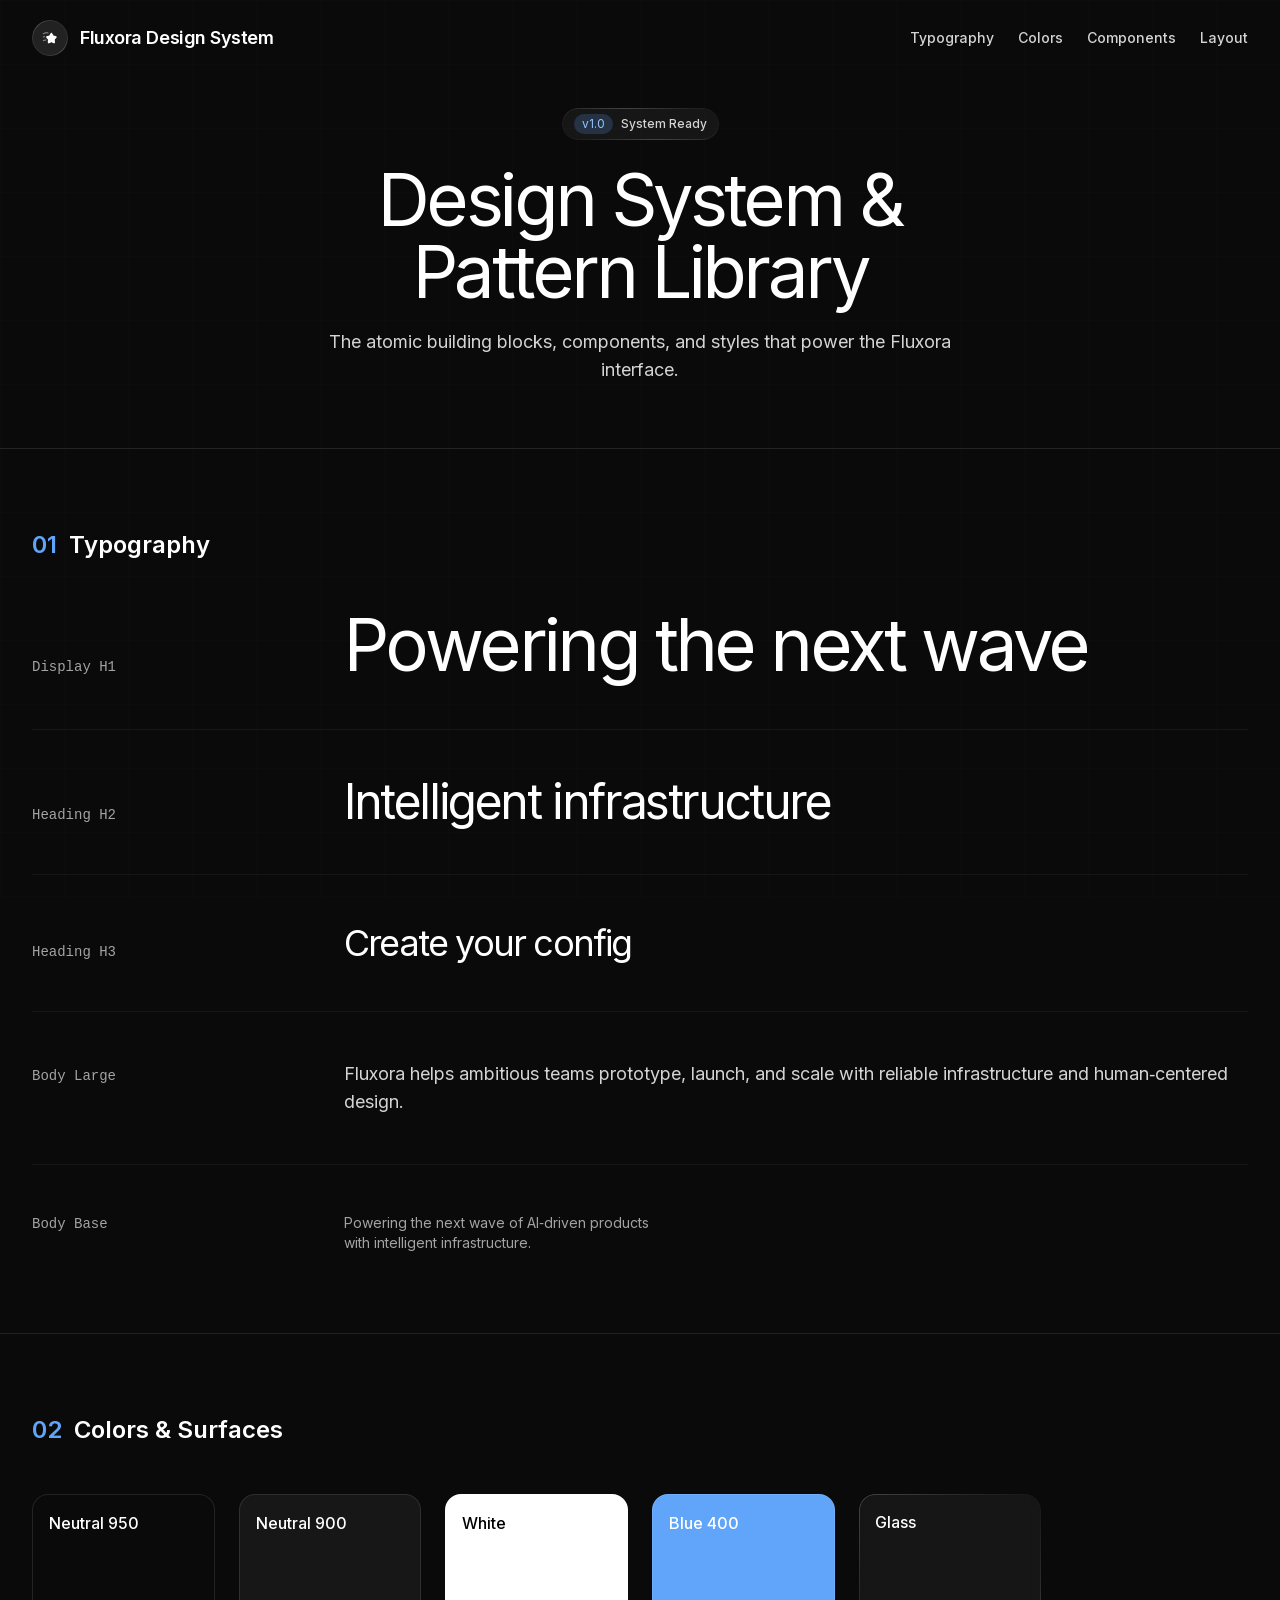
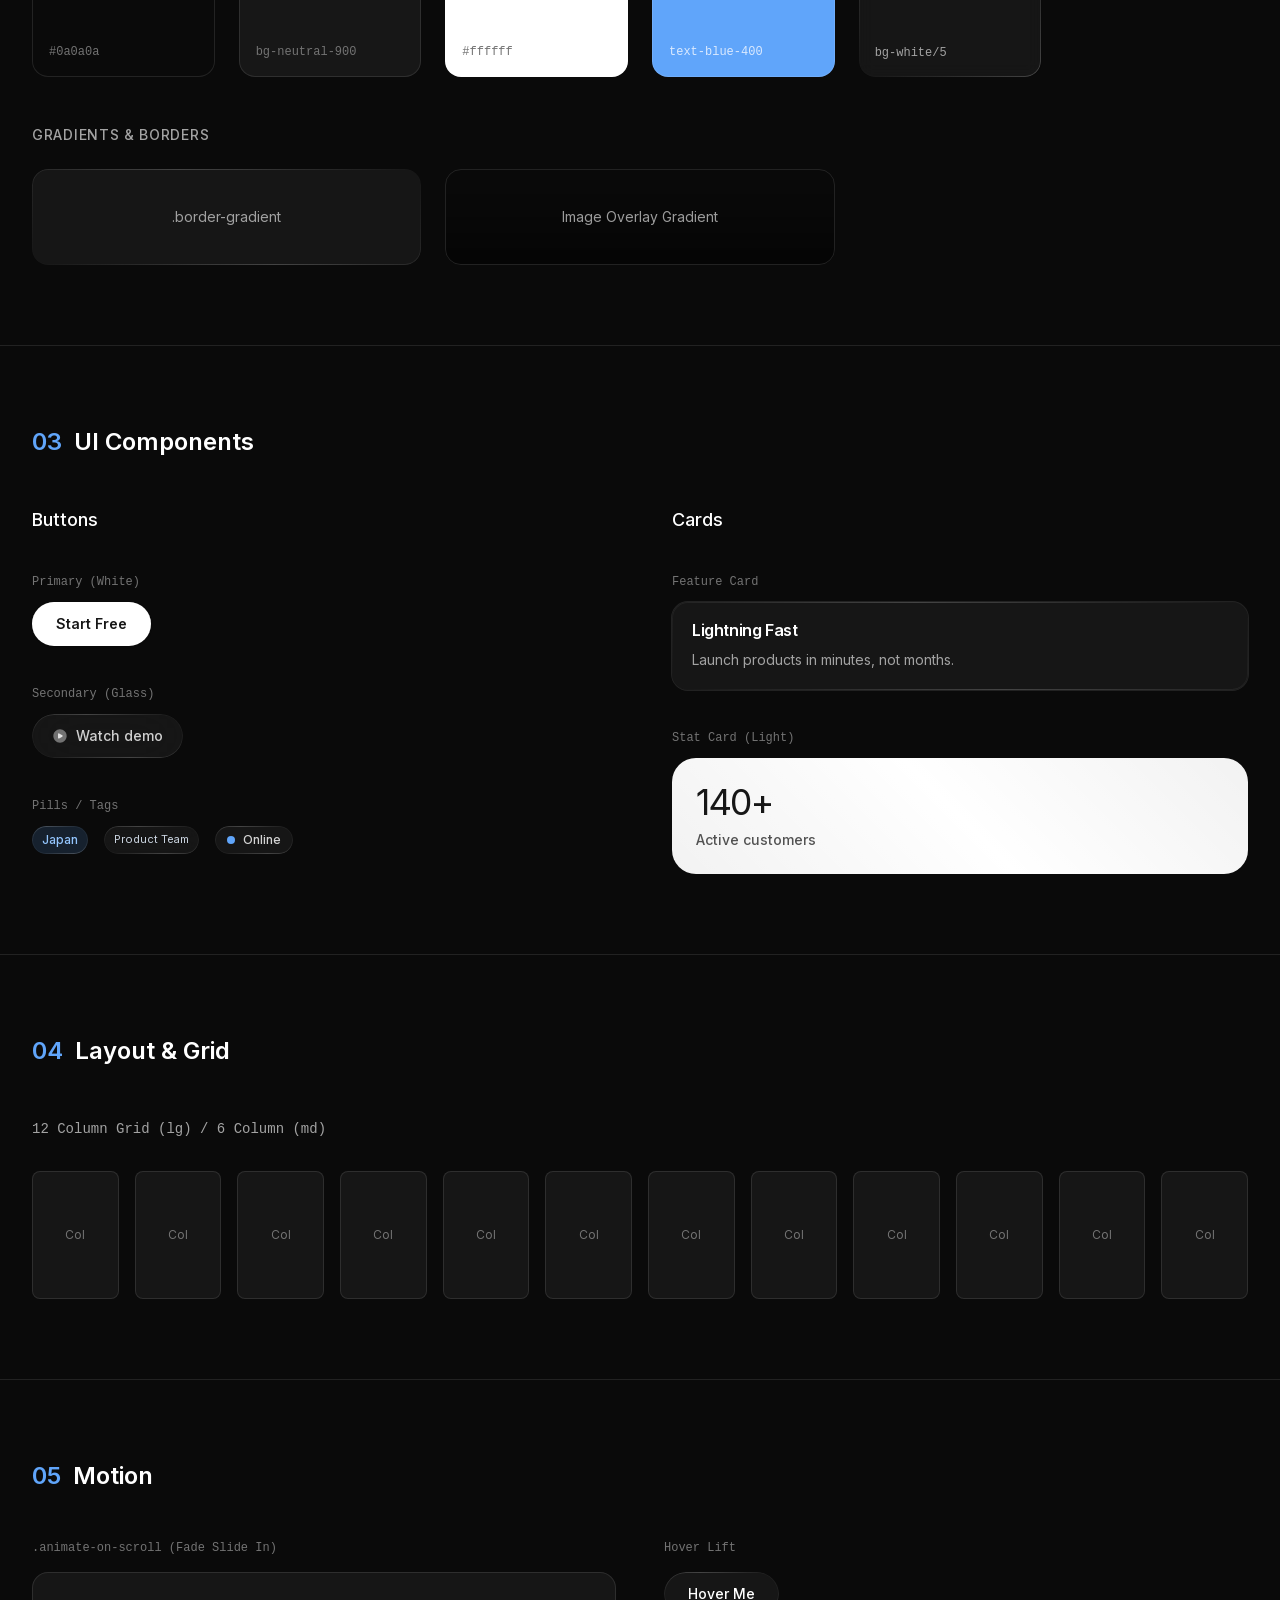
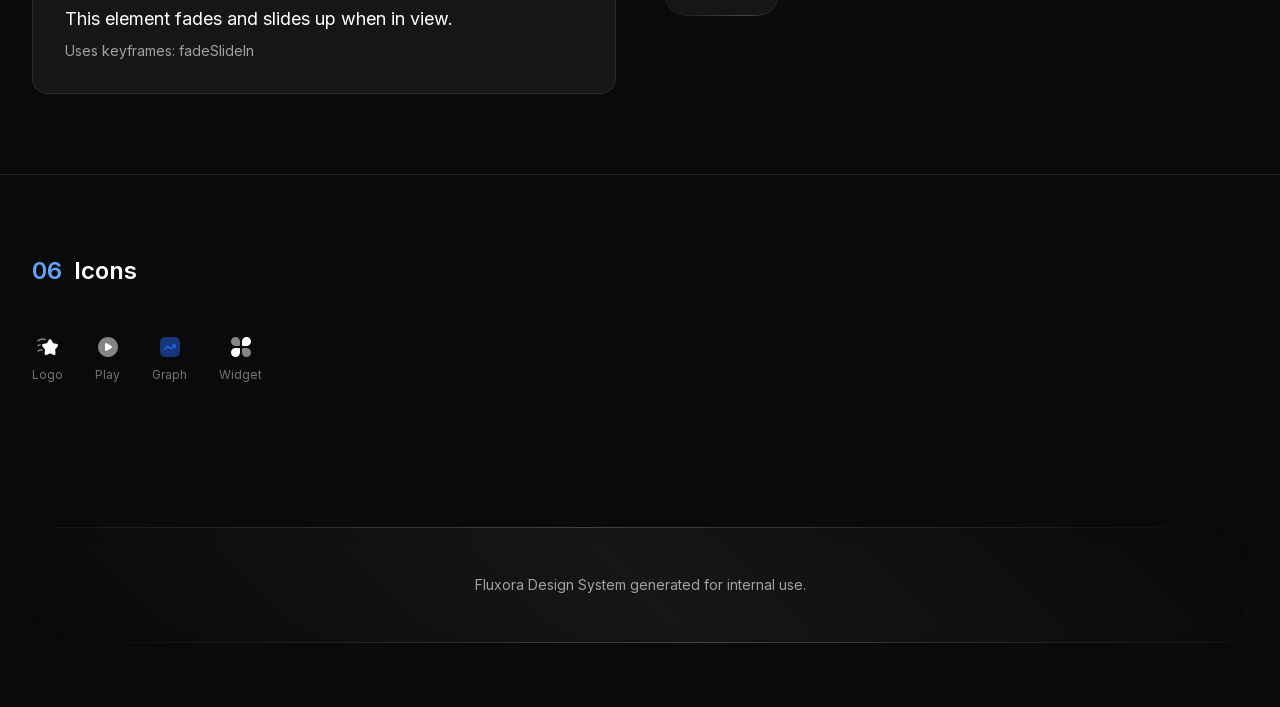
<file: devolvimeucracha.com.br_workshop1/templates/fluxora.aura.build/design-system.html>
<!DOCTYPE html>
<html lang="en">
<head>
    <meta charset="utf-8"/>
    <meta content="width=device-width, initial-scale=1" name="viewport"/>
    <title>Design System - Fluxora</title>
    <link href="https://fonts.googleapis.com" rel="preconnect"/>
    <link crossorigin="" href="https://fonts.gstatic.com" rel="preconnect"/>
    <link href="assets/css2_2832c0ff631d.css" rel="stylesheet"/>
    <script src="assets/resource_3fa48481346f.js"></script>
    <script src="assets/iconify_654a1ef798a3.js"></script>
    <script src="assets/chart_ba9eca532d10.js"></script>
    <style>
        /* Animation Keyframe */
        @keyframes fadeSlideIn {
        0% {
        opacity: 0;
        transform: translateY(30px);
        filter: blur(8px);
        }
        100% {
        opacity: 1;
        transform: translateY(0);
        filter: blur(0px);
        }
        }
        /* Border gradient shared style */
        .border-gradient {
        position: relative;
        }
        .border-gradient::before {
        content: "";
        position: absolute;
        inset: 0;
        border-radius: inherit;
        padding: 1px;
        -webkit-mask: linear-gradient(#fff 0 0) content-box, linear-gradient(#fff 0 0);
        -webkit-mask-composite: xor;
        mask-composite: exclude;
        background: linear-gradient(225deg, rgba(255, 255, 255, 0.0) 0%, rgba(255, 255, 255, 0.2) 50%, rgba(255, 255, 255, 0.0) 100%);
        pointer-events: none;
        }
        /* Scroll fallback */
        html, body {
            overflow-y: auto !important;
            overflow-x: hidden !important;
            height: auto !important;
            min-height: 100vh !important;
        }
    </style>
    <script>
    /* Animation on Scroll */
    (function () {
    const style = document.createElement("style");
    style.textContent = `
    .animate-on-scroll { animation-play-state: paused !important; }
    .animate-on-scroll.animate { animation-play-state: running !important; }
    `;
    document.head.appendChild(style);
    const once = true;
    if (!window.__inViewIO) {
    window.__inViewIO = new IntersectionObserver((entries) => {
    entries.forEach((entry) => {
    if (entry.isIntersecting) {
    entry.target.classList.add("animate");
    if (once) window.__inViewIO.unobserve(entry.target);
    }
    });
    }, { threshold: 0.2, rootMargin: "0px 0px -10% 0px" });
    }
    window.initInViewAnimations = function (selector = ".animate-on-scroll") {
    document.querySelectorAll(selector).forEach((el) => {
    window.__inViewIO.observe(el);
    });
    };
    document.addEventListener("DOMContentLoaded", () => initInViewAnimations());
    })();
    </script>
</head>
<body class="min-h-screen bg-neutral-950 text-white antialiased" style="font-family: Inter, ui-sans-serif, system-ui, -apple-system, Segoe UI, Roboto, Helvetica, Arial;">
    
    <!-- Background -->
    <div class="fixed inset-0 -z-10 bg-neutral-950">
        <div class="absolute inset-0 opacity-[0.03]">
            <svg class="w-full h-full" xmlns="http://www.w3.org/2000/svg">
            <defs>
            <pattern height="64" id="grid" patternunits="userSpaceOnUse" width="64">
            <path d="M64 0H0v64" fill="none" stroke="white" stroke-width="0.5"></path>
            </pattern>
            </defs>
            <rect fill="url(#grid)" height="100%" width="100%"></rect>
            </svg>
        </div>
    </div>

    <!-- Navigation -->
    <header class="relative z-10">
        <nav class="mx-auto max-w-7xl px-4 sm:px-6 lg:px-8 py-5 flex items-center justify-between">
            <a class="flex items-center gap-3" href="index.html">
                <span class="inline-flex items-center justify-center bg-white/10 w-9 h-9 rounded-full backdrop-blur border-gradient" style="border-radius: 9999px;">
                    <svg aria-hidden="true" data-height="16" data-icon="solar:star-fall-minimalistic-2-bold-duotone" data-width="16" height="16" role="img" style="color: rgb(255, 255, 255);" viewbox="0 0 24 24" width="16" xmlns="http://www.w3.org/2000/svg"><path d="M11.811 6.727C12.825 4.909 13.331 4 14.09 4c.757 0 1.264.909 2.277 2.727l.262.47c.288.517.432.775.657.945c.224.17.504.234 1.063.36l.51.116c1.967.445 2.95.667 3.185 1.42s-.437 1.537-1.778 3.106l-.347.406c-.381.445-.572.668-.658.944s-.057.573 0 1.168l.053.541c.203 2.094.305 3.14-.308 3.605s-1.534.041-3.377-.807l-.476-.22c-.524-.24-.786-.361-1.063-.361c-.278 0-.54.12-1.063.361l-.477.22c-1.842.848-2.763 1.272-3.376.807s-.511-1.511-.309-3.605l.053-.541c.057-.595.086-.892 0-1.168s-.276-.498-.657-.944l-.347-.406C6.57 11.575 5.9 10.79 6.135 10.038s1.218-.975 3.185-1.42l.51-.116c.559-.126.838-.19 1.063-.36s.368-.428.656-.945z" fill="currentColor"></path><path clip-rule="evenodd" d="M8.745 5.202c-1.981-.57-4.107-.269-6.158.932l-.208.122a.75.75 0 0 1-.758-1.294l.208-.122C4.19 3.457 6.737 3.063 9.161 3.76l.208.06a.75.75 0 0 1-.416 1.441zM4.836 9.936a.75.75 0 0 1-.683.811c-.154.014-.27.02-.37.027a3 3 0 0 0-.444.048c-.196.038-.452.117-.915.349a.75.75 0 1 1-.67-1.342c.537-.268.926-.408 1.302-.48c.247-.048.502-.064.731-.08l.238-.016a.75.75 0 0 1 .811.683m1.082 5.92a3.99 3.99 0 0 0-3.365.733a.75.75 0 1 1-.928-1.178a5.49 5.49 0 0 1 4.635-1.015a.75.75 0 0 1-.342 1.46" fill="currentColor" fill-rule="evenodd" opacity=".5"></path></svg>
                </span>
                <span class="text-lg font-semibold tracking-tight">Fluxora Design System</span>
            </a>
            <div class="flex items-center gap-6">
                <a class="text-sm font-medium text-neutral-300 hover:text-white transition-colors" href="#typography">Typography</a>
                <a class="text-sm font-medium text-neutral-300 hover:text-white transition-colors" href="#colors">Colors</a>
                <a class="text-sm font-medium text-neutral-300 hover:text-white transition-colors" href="#components">Components</a>
                <a class="text-sm font-medium text-neutral-300 hover:text-white transition-colors" href="#layout">Layout</a>
            </div>
        </nav>
    </header>

    <!-- 0) Hero Clone -->
    <main class="relative z-10">
        <section class="mx-auto max-w-7xl px-4 sm:px-6 lg:px-8 pt-8 pb-16">
            <!-- Pill -->
            <div class="mx-auto w-fit mb-6">
                <div class="inline-flex items-center gap-2 rounded-full border-gradient bg-white/5 px-3 py-1.5 text-xs text-neutral-300" style="border-radius: 9999px;">
                    <span class="inline-flex items-center justify-center rounded-full bg-blue-400/20 text-blue-300 px-2 py-0.5">
                    v1.0
                    </span>
                    <span class="font-medium">System Ready</span>
                </div>
            </div>
            <!-- Heading -->
            <div class="text-center">
                <h1 class="mx-auto max-w-4xl text-4xl sm:text-5xl md:text-6xl lg:text-7xl tracking-tighter">
                    Design System &<br/>Pattern Library
                </h1>
                <p class="mx-auto mt-5 max-w-2xl text-base sm:text-lg text-neutral-300">
                    The atomic building blocks, components, and styles that power the Fluxora interface.
                </p>
            </div>
        </section>

        <!-- 1) Typography -->
        <section id="typography" class="mx-auto max-w-7xl px-4 sm:px-6 lg:px-8 py-20 border-t border-white/10">
            <h2 class="text-2xl font-semibold mb-12 flex items-center gap-3">
                <span class="text-blue-400">01</span> Typography
            </h2>

            <div class="space-y-12">
                <!-- H1 Display -->
                <div class="grid grid-cols-1 md:grid-cols-12 gap-8 items-baseline pb-12 border-b border-white/5">
                    <div class="md:col-span-3 text-sm text-neutral-400 font-mono">Display H1</div>
                    <div class="md:col-span-9">
                        <h1 class="text-4xl sm:text-5xl md:text-6xl lg:text-7xl tracking-tighter">
                            Powering the next wave
                        </h1>
                    </div>
                </div>

                <!-- H2 Heading -->
                <div class="grid grid-cols-1 md:grid-cols-12 gap-8 items-baseline pb-12 border-b border-white/5">
                    <div class="md:col-span-3 text-sm text-neutral-400 font-mono">Heading H2</div>
                    <div class="md:col-span-9">
                        <h2 class="text-3xl sm:text-4xl md:text-5xl text-white tracking-tighter">
                            Intelligent infrastructure
                        </h2>
                    </div>
                </div>

                <!-- H3 Heading -->
                <div class="grid grid-cols-1 md:grid-cols-12 gap-8 items-baseline pb-12 border-b border-white/5">
                    <div class="md:col-span-3 text-sm text-neutral-400 font-mono">Heading H3</div>
                    <div class="md:col-span-9">
                        <h3 class="text-3xl sm:text-4xl text-white tracking-tighter">
                            Create your config
                        </h3>
                    </div>
                </div>

                <!-- Body Large -->
                <div class="grid grid-cols-1 md:grid-cols-12 gap-8 items-baseline pb-12 border-b border-white/5">
                    <div class="md:col-span-3 text-sm text-neutral-400 font-mono">Body Large</div>
                    <div class="md:col-span-9">
                        <p class="text-base sm:text-lg text-neutral-300">
                            Fluxora helps ambitious teams prototype, launch, and scale with reliable infrastructure and human‑centered design.
                        </p>
                    </div>
                </div>

                <!-- Body Small/Base -->
                <div class="grid grid-cols-1 md:grid-cols-12 gap-8 items-baseline">
                    <div class="md:col-span-3 text-sm text-neutral-400 font-mono">Body Base</div>
                    <div class="md:col-span-9">
                        <p class="text-sm text-neutral-400 max-w-xs">
                            Powering the next wave of AI‑driven products with intelligent infrastructure.
                        </p>
                    </div>
                </div>
            </div>
        </section>

        <!-- 2) Colors & Surfaces -->
        <section id="colors" class="mx-auto max-w-7xl px-4 sm:px-6 lg:px-8 py-20 border-t border-white/10">
            <h2 class="text-2xl font-semibold mb-12 flex items-center gap-3">
                <span class="text-blue-400">02</span> Colors & Surfaces
            </h2>

            <div class="grid grid-cols-2 md:grid-cols-4 lg:grid-cols-6 gap-6">
                <!-- Neutral 950 (Bg) -->
                <div class="aspect-square rounded-2xl bg-neutral-950 border border-white/10 p-4 flex flex-col justify-between">
                    <span class="text-white font-medium">Neutral 950</span>
                    <span class="text-xs text-neutral-500 font-mono">#0a0a0a</span>
                </div>
                <!-- Neutral 900 (Card) -->
                <div class="aspect-square rounded-2xl bg-neutral-900 border border-white/10 p-4 flex flex-col justify-between">
                    <span class="text-white font-medium">Neutral 900</span>
                    <span class="text-xs text-neutral-500 font-mono">bg-neutral-900</span>
                </div>
                 <!-- White -->
                 <div class="aspect-square rounded-2xl bg-white border border-white/10 p-4 flex flex-col justify-between">
                    <span class="text-black font-medium">White</span>
                    <span class="text-xs text-neutral-500 font-mono">#ffffff</span>
                </div>
                <!-- Blue 400 -->
                <div class="aspect-square rounded-2xl bg-blue-400 border border-white/10 p-4 flex flex-col justify-between">
                    <span class="text-white font-medium">Blue 400</span>
                    <span class="text-xs text-blue-100 font-mono">text-blue-400</span>
                </div>
                <!-- Glass Surface -->
                <div class="aspect-square rounded-2xl bg-white/5 border-gradient backdrop-blur p-4 flex flex-col justify-between" style="border-radius: 16px;">
                    <span class="text-white font-medium">Glass</span>
                    <span class="text-xs text-neutral-400 font-mono">bg-white/5</span>
                </div>
            </div>

            <!-- Gradients -->
             <div class="mt-12">
                <h3 class="text-sm font-medium text-neutral-400 mb-6 uppercase tracking-wider">Gradients & Borders</h3>
                <div class="grid grid-cols-1 md:grid-cols-3 gap-6">
                    <!-- Border Gradient Example -->
                    <div class="h-24 rounded-2xl border-gradient bg-white/5 flex items-center justify-center" style="border-radius: 16px;">
                        <span class="text-sm text-white/60">.border-gradient</span>
                    </div>
                     <!-- Linear Gradient Overlay -->
                     <div class="h-24 rounded-2xl border border-white/10 relative overflow-hidden flex items-center justify-center">
                        <div class="absolute inset-0 bg-gradient-to-b from-black/0 via-black/20 to-black/50"></div>
                        <span class="text-sm text-white/60 relative z-10">Image Overlay Gradient</span>
                    </div>
                </div>
             </div>
        </section>

        <!-- 3) UI Components -->
        <section id="components" class="mx-auto max-w-7xl px-4 sm:px-6 lg:px-8 py-20 border-t border-white/10">
            <h2 class="text-2xl font-semibold mb-12 flex items-center gap-3">
                <span class="text-blue-400">03</span> UI Components
            </h2>

            <div class="grid grid-cols-1 lg:grid-cols-2 gap-16">
                
                <!-- Buttons & Actions -->
                <div class="space-y-10">
                    <h3 class="text-lg font-medium text-white">Buttons</h3>
                    
                    <!-- Primary (White) -->
                    <div class="flex flex-col gap-3">
                        <span class="text-xs text-neutral-500 font-mono">Primary (White)</span>
                        <div class="flex">
                            <button class="inline-flex items-center gap-2 rounded-full bg-white text-neutral-900 px-6 py-3 text-sm font-semibold shadow-[0_1px_0_0_rgba(255,255,255,0.4)_inset,0_1px_2px_rgba(0,0,0,0.2)] hover:-translate-y-0.5 transition-all" style="border-radius: 9999px;">
                                Start Free
                            </button>
                        </div>
                    </div>

                    <!-- Secondary (Glass) -->
                    <div class="flex flex-col gap-3">
                        <span class="text-xs text-neutral-500 font-mono">Secondary (Glass)</span>
                        <div class="flex">
                            <button class="inline-flex gap-2 border-gradient hover:text-white transition-all hover:-translate-y-0.5 text-sm font-medium text-white/80 bg-white/5 rounded-full pt-3 pr-5 pb-3 pl-5 backdrop-blur-xl gap-x-2 gap-y-2 items-center" style="border-radius: 9999px">
                                <svg aria-hidden="true" data-height="16" data-icon="solar:play-circle-bold-duotone" data-width="16" height="16" role="img" viewbox="0 0 24 24" width="16" xmlns="http://www.w3.org/2000/svg"><path clip-rule="evenodd" d="M12 22c5.523 0 10-4.477 10-10S17.523 2 12 2S2 6.477 2 12s4.477 10 10 10" fill="currentColor" fill-rule="evenodd" opacity=".5"></path><path d="m15.414 13.059l-4.72 2.787C9.934 16.294 9 15.71 9 14.786V9.214c0-.924.934-1.507 1.694-1.059l4.72 2.787c.781.462.781 1.656 0 2.118" fill="currentColor"></path></svg>
                                Watch demo
                            </button>
                        </div>
                    </div>

                    <!-- Pills & Badges -->
                    <div class="flex flex-col gap-3">
                         <span class="text-xs text-neutral-500 font-mono">Pills / Tags</span>
                         <div class="flex flex-wrap gap-4">
                            <span class="inline-flex items-center rounded-full bg-blue-400/15 text-blue-300 px-2.5 py-1 text-xs font-medium border-gradient" style="border-radius: 9999px;">Japan</span>
                            
                            <span class="inline-flex items-center gap-1 text-[11px] border-gradient text-slate-300 bg-white/5 rounded-full px-2.5 py-1 backdrop-blur" style="border-radius: 9999px;">
                                Product Team
                            </span>

                            <div class="hidden sm:flex items-center gap-2 rounded-full border-gradient bg-white/5 px-3 py-1.5" style="border-radius: 9999px;">
                                <span class="h-2 w-2 rounded-full bg-blue-400"></span>
                                <span class="text-xs text-neutral-300 font-medium">Online</span>
                            </div>
                         </div>
                    </div>
                </div>

                <!-- Cards & Containers -->
                <div class="space-y-10">
                    <h3 class="text-lg font-medium text-white">Cards</h3>

                    <!-- Basic Card -->
                    <div class="flex flex-col gap-3">
                         <span class="text-xs text-neutral-500 font-mono">Feature Card</span>
                         <div class="rounded-2xl bg-white/5 ring-1 ring-white/10 p-5 border-gradient">
                            <h3 class="text-base tracking-tight text-white font-semibold leading-none">Lightning Fast</h3>
                            <p class="mt-3 text-sm text-neutral-400">Launch products in minutes, not months.</p>
                        </div>
                    </div>

                    <!-- Stat Card -->
                    <div class="flex flex-col gap-3">
                        <span class="text-xs text-neutral-500 font-mono">Stat Card (Light)</span>
                        <div class="rounded-3xl bg-white text-neutral-900 p-6 border-gradient" style="background:linear-gradient(225deg,rgba(255,255,255,0.95) 0%,rgba(255,255,255,1) 50%,rgba(255,255,255,0.95) 100%); border-radius: 24px;">
                            <p class="text-4xl tracking-tighter">140+</p>
                            <p class="mt-2 text-sm text-neutral-600 font-medium">Active customers</p>
                        </div>
                    </div>
                </div>
            </div>
        </section>

        <!-- 4) Layout & Spacing -->
        <section id="layout" class="mx-auto max-w-7xl px-4 sm:px-6 lg:px-8 py-20 border-t border-white/10">
             <h2 class="text-2xl font-semibold mb-12 flex items-center gap-3">
                <span class="text-blue-400">04</span> Layout & Grid
            </h2>

            <div class="grid grid-cols-1 md:grid-cols-6 lg:grid-cols-12 gap-4">
                <div class="col-span-12 md:col-span-12 lg:col-span-12 mb-4">
                    <span class="text-sm text-neutral-400 font-mono">12 Column Grid (lg) / 6 Column (md)</span>
                </div>
                <!-- Grid Visualization -->
                <div class="h-32 bg-white/5 border border-white/10 rounded-lg flex items-center justify-center text-xs text-neutral-500">Col</div>
                <div class="h-32 bg-white/5 border border-white/10 rounded-lg flex items-center justify-center text-xs text-neutral-500">Col</div>
                <div class="h-32 bg-white/5 border border-white/10 rounded-lg flex items-center justify-center text-xs text-neutral-500">Col</div>
                <div class="h-32 bg-white/5 border border-white/10 rounded-lg flex items-center justify-center text-xs text-neutral-500">Col</div>
                <div class="h-32 bg-white/5 border border-white/10 rounded-lg flex items-center justify-center text-xs text-neutral-500">Col</div>
                <div class="h-32 bg-white/5 border border-white/10 rounded-lg flex items-center justify-center text-xs text-neutral-500">Col</div>
                <div class="h-32 bg-white/5 border border-white/10 rounded-lg flex items-center justify-center text-xs text-neutral-500 hidden lg:flex">Col</div>
                <div class="h-32 bg-white/5 border border-white/10 rounded-lg flex items-center justify-center text-xs text-neutral-500 hidden lg:flex">Col</div>
                <div class="h-32 bg-white/5 border border-white/10 rounded-lg flex items-center justify-center text-xs text-neutral-500 hidden lg:flex">Col</div>
                <div class="h-32 bg-white/5 border border-white/10 rounded-lg flex items-center justify-center text-xs text-neutral-500 hidden lg:flex">Col</div>
                <div class="h-32 bg-white/5 border border-white/10 rounded-lg flex items-center justify-center text-xs text-neutral-500 hidden lg:flex">Col</div>
                <div class="h-32 bg-white/5 border border-white/10 rounded-lg flex items-center justify-center text-xs text-neutral-500 hidden lg:flex">Col</div>
            </div>
        </section>

        <!-- 5) Motion -->
        <section id="motion" class="mx-auto max-w-7xl px-4 sm:px-6 lg:px-8 py-20 border-t border-white/10">
            <h2 class="text-2xl font-semibold mb-12 flex items-center gap-3">
                <span class="text-blue-400">05</span> Motion
            </h2>

            <div class="grid grid-cols-1 md:grid-cols-2 gap-12">
                <div>
                     <span class="text-xs text-neutral-500 font-mono mb-4 block">.animate-on-scroll (Fade Slide In)</span>
                     <div class="p-8 border border-white/10 rounded-2xl bg-white/5 animate-on-scroll animate">
                        <p class="text-white text-lg">
                            This element fades and slides up when in view.
                        </p>
                        <p class="text-neutral-400 text-sm mt-2">
                            Uses keyframes: fadeSlideIn
                        </p>
                     </div>
                </div>
                
                <div>
                    <span class="text-xs text-neutral-500 font-mono mb-4 block">Hover Lift</span>
                    <button class="inline-flex items-center gap-2 rounded-full border-gradient bg-white/5 px-6 py-3 text-sm font-medium text-white transition-all hover:-translate-y-0.5" style="border-radius: 9999px;">
                        Hover Me
                    </button>
                </div>
            </div>
        </section>

        <!-- 6) Icons -->
        <section class="mx-auto max-w-7xl px-4 sm:px-6 lg:px-8 py-20 border-t border-white/10">
            <h2 class="text-2xl font-semibold mb-12 flex items-center gap-3">
                <span class="text-blue-400">06</span> Icons
            </h2>
            <div class="flex flex-wrap gap-8">
                 <div class="flex flex-col items-center gap-2">
                     <svg aria-hidden="true" data-height="24" data-icon="solar:star-fall-minimalistic-2-bold-duotone" data-width="24" height="24" role="img" style="color: rgb(255, 255, 255);" viewbox="0 0 24 24" width="24" xmlns="http://www.w3.org/2000/svg"><path d="M11.811 6.727C12.825 4.909 13.331 4 14.09 4c.757 0 1.264.909 2.277 2.727l.262.47c.288.517.432.775.657.945c.224.17.504.234 1.063.36l.51.116c1.967.445 2.95.667 3.185 1.42s-.437 1.537-1.778 3.106l-.347.406c-.381.445-.572.668-.658.944s-.057.573 0 1.168l.053.541c.203 2.094.305 3.14-.308 3.605s-1.534.041-3.377-.807l-.476-.22c-.524-.24-.786-.361-1.063-.361c-.278 0-.54.12-1.063.361l-.477.22c-1.842.848-2.763 1.272-3.376.807s-.511-1.511-.309-3.605l.053-.541c.057-.595.086-.892 0-1.168s-.276-.498-.657-.944l-.347-.406C6.57 11.575 5.9 10.79 6.135 10.038s1.218-.975 3.185-1.42l.51-.116c.559-.126.838-.19 1.063-.36s.368-.428.656-.945z" fill="currentColor"></path><path clip-rule="evenodd" d="M8.745 5.202c-1.981-.57-4.107-.269-6.158.932l-.208.122a.75.75 0 0 1-.758-1.294l.208-.122C4.19 3.457 6.737 3.063 9.161 3.76l.208.06a.75.75 0 0 1-.416 1.441zM4.836 9.936a.75.75 0 0 1-.683.811c-.154.014-.27.02-.37.027a3 3 0 0 0-.444.048c-.196.038-.452.117-.915.349a.75.75 0 1 1-.67-1.342c.537-.268.926-.408 1.302-.48c.247-.048.502-.064.731-.08l.238-.016a.75.75 0 0 1 .811.683m1.082 5.92a3.99 3.99 0 0 0-3.365.733a.75.75 0 1 1-.928-1.178a5.49 5.49 0 0 1 4.635-1.015a.75.75 0 0 1-.342 1.46" fill="currentColor" fill-rule="evenodd" opacity=".5"></path></svg>
                     <span class="text-xs text-neutral-500">Logo</span>
                 </div>
                 <div class="flex flex-col items-center gap-2">
                    <svg aria-hidden="true" data-height="24" data-icon="solar:play-circle-bold-duotone" data-width="24" height="24" role="img" viewbox="0 0 24 24" width="24" xmlns="http://www.w3.org/2000/svg" class="text-white"><path clip-rule="evenodd" d="M12 22c5.523 0 10-4.477 10-10S17.523 2 12 2S2 6.477 2 12s4.477 10 10 10" fill="currentColor" fill-rule="evenodd" opacity=".5"></path><path d="m15.414 13.059l-4.72 2.787C9.934 16.294 9 15.71 9 14.786V9.214c0-.924.934-1.507 1.694-1.059l4.72 2.787c.781.462.781 1.656 0 2.118" fill="currentColor"></path></svg>
                    <span class="text-xs text-neutral-500">Play</span>
                </div>
                 <div class="flex flex-col items-center gap-2">
                    <svg aria-hidden="true" data-height="24" data-icon="solar:graph-up-bold-duotone" data-width="24" height="24" role="img" viewbox="0 0 24 24" width="24" xmlns="http://www.w3.org/2000/svg" class="text-blue-600"><path d="M2 12c0-4.714 0-7.071 1.464-8.536C4.93 2 7.286 2 12 2s7.071 0 8.535 1.464C22 4.93 22 7.286 22 12s0 7.071-1.465 8.535C19.072 22 16.714 22 12 22s-7.071 0-8.536-1.465C2 19.072 2 16.714 2 12" fill="currentColor" opacity=".5"></path><path d="M14.5 10.75a.75.75 0 0 1 0-1.5H17a.75.75 0 0 1 .75.75v2.5a.75.75 0 0 1-1.5 0v-.69l-2.013 2.013a1.75 1.75 0 0 1-2.474 0l-1.586-1.586a.25.25 0 0 0-.354 0L7.53 14.53a.75.75 0 0 1-1.06-1.06l2.293-2.293a1.75 1.75 0 0 1 2.474 0l1.586 1.586a.25.25 0 0 0 .354 0l2.012-2.013z" fill="currentColor"></path></svg>
                    <span class="text-xs text-neutral-500">Graph</span>
                </div>
                <div class="flex flex-col items-center gap-2">
                    <svg aria-hidden="true" data-height="24" data-icon="solar:widget-6-bold-duotone" data-width="24" height="24" role="img" viewbox="0 0 24 24" width="24" xmlns="http://www.w3.org/2000/svg" class="text-white"><path d="M2 17.5A4.5 4.5 0 0 1 6.5 13h2.7c.63 0 .945 0 1.186.123c.211.107.384.28.491.491c.123.24.123.556.123 1.186v2.7a4.5 4.5 0 1 1-9 0m11-11a4.5 4.5 0 1 1 4.5 4.5h-3.214c-.15 0-.224 0-.287-.007a1.125 1.125 0 0 1-.992-.992C13 9.938 13 9.864 13 9.714z" fill="currentColor"></path><path d="M2 6.5a4.5 4.5 0 0 1 9 0v3c0 .349 0 .523-.038.666a1.13 1.13 0 0 1-.796.796C10.023 11 9.85 11 9.5 11h-3A4.5 4.5 0 0 1 2 6.5m11 8c0-.349 0-.523.038-.666c.104-.388.408-.692.796-.796c.143-.038.317-.038.666-.038h3a4.5 4.5 0 1 1-4.5 4.5z" fill="currentColor" opacity=".5"></path></svg>
                    <span class="text-xs text-neutral-500">Widget</span>
                </div>
            </div>
        </section>

        <!-- Footer -->
        <footer class="mx-auto max-w-7xl px-4 sm:px-6 lg:px-8 mt-16 mb-16">
            <div class="rounded-3xl border-gradient p-8 sm:p-12 backdrop-blur text-center" style="background:linear-gradient(225deg,rgba(255,255,255,0.0) 0%,rgba(255,255,255,0.05) 50%,rgba(255,255,255,0.0) 100%); border-radius: 24px;">
                 <p class="text-sm text-neutral-400">Fluxora Design System generated for internal use.</p>
            </div>
        </footer>
    </main>

</body>
</html>
</file>
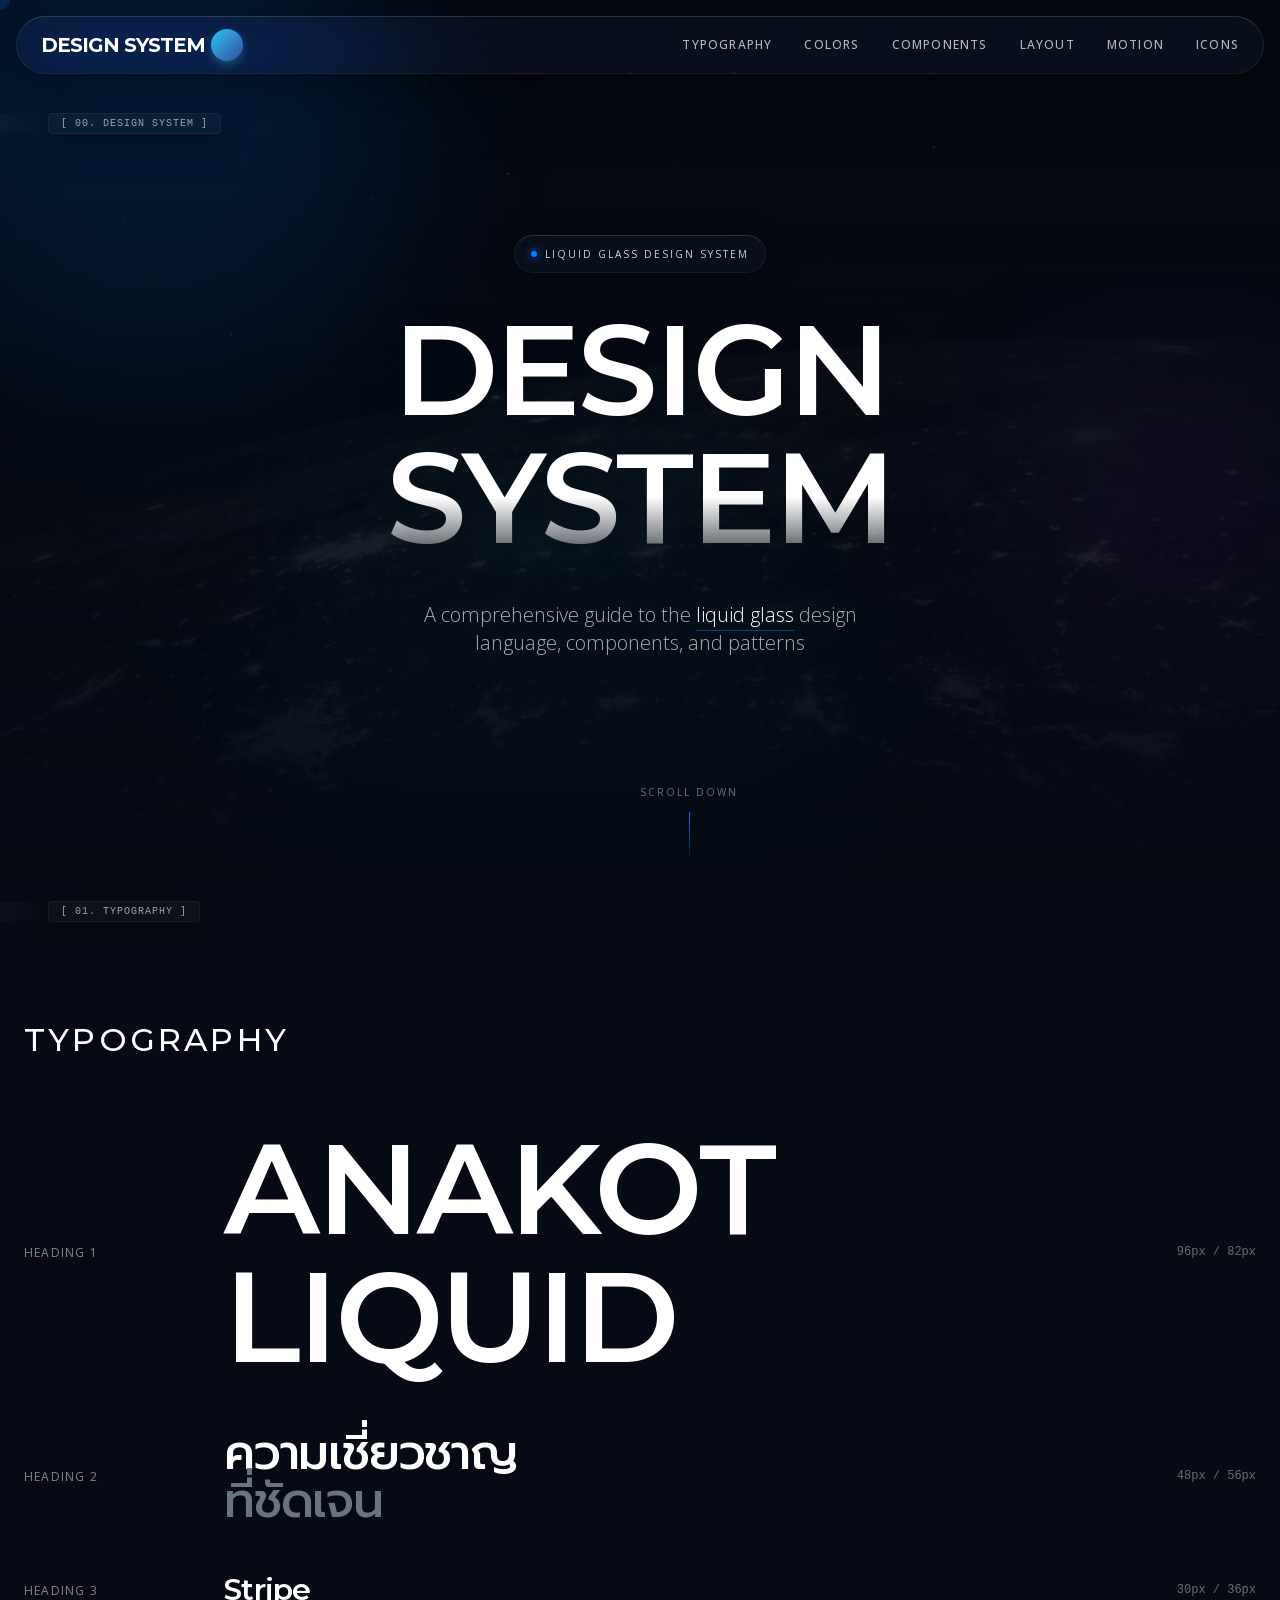
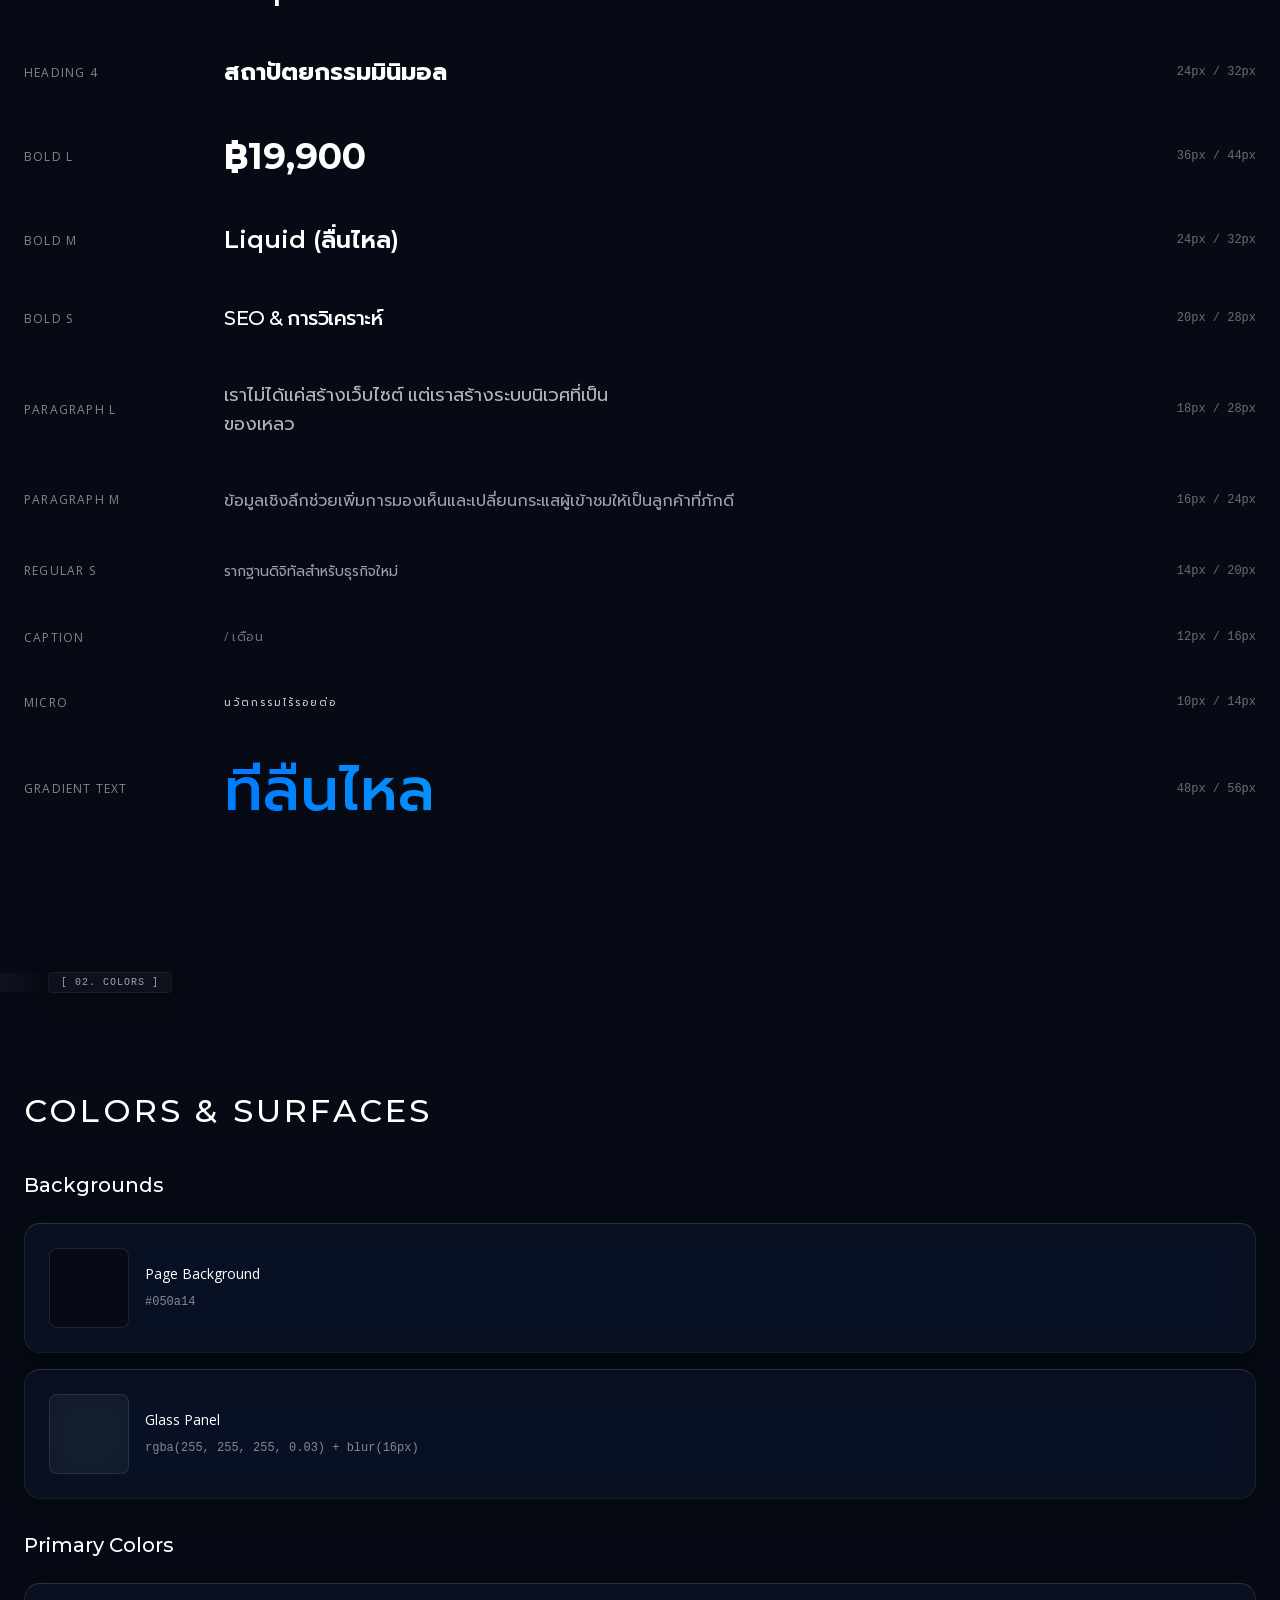
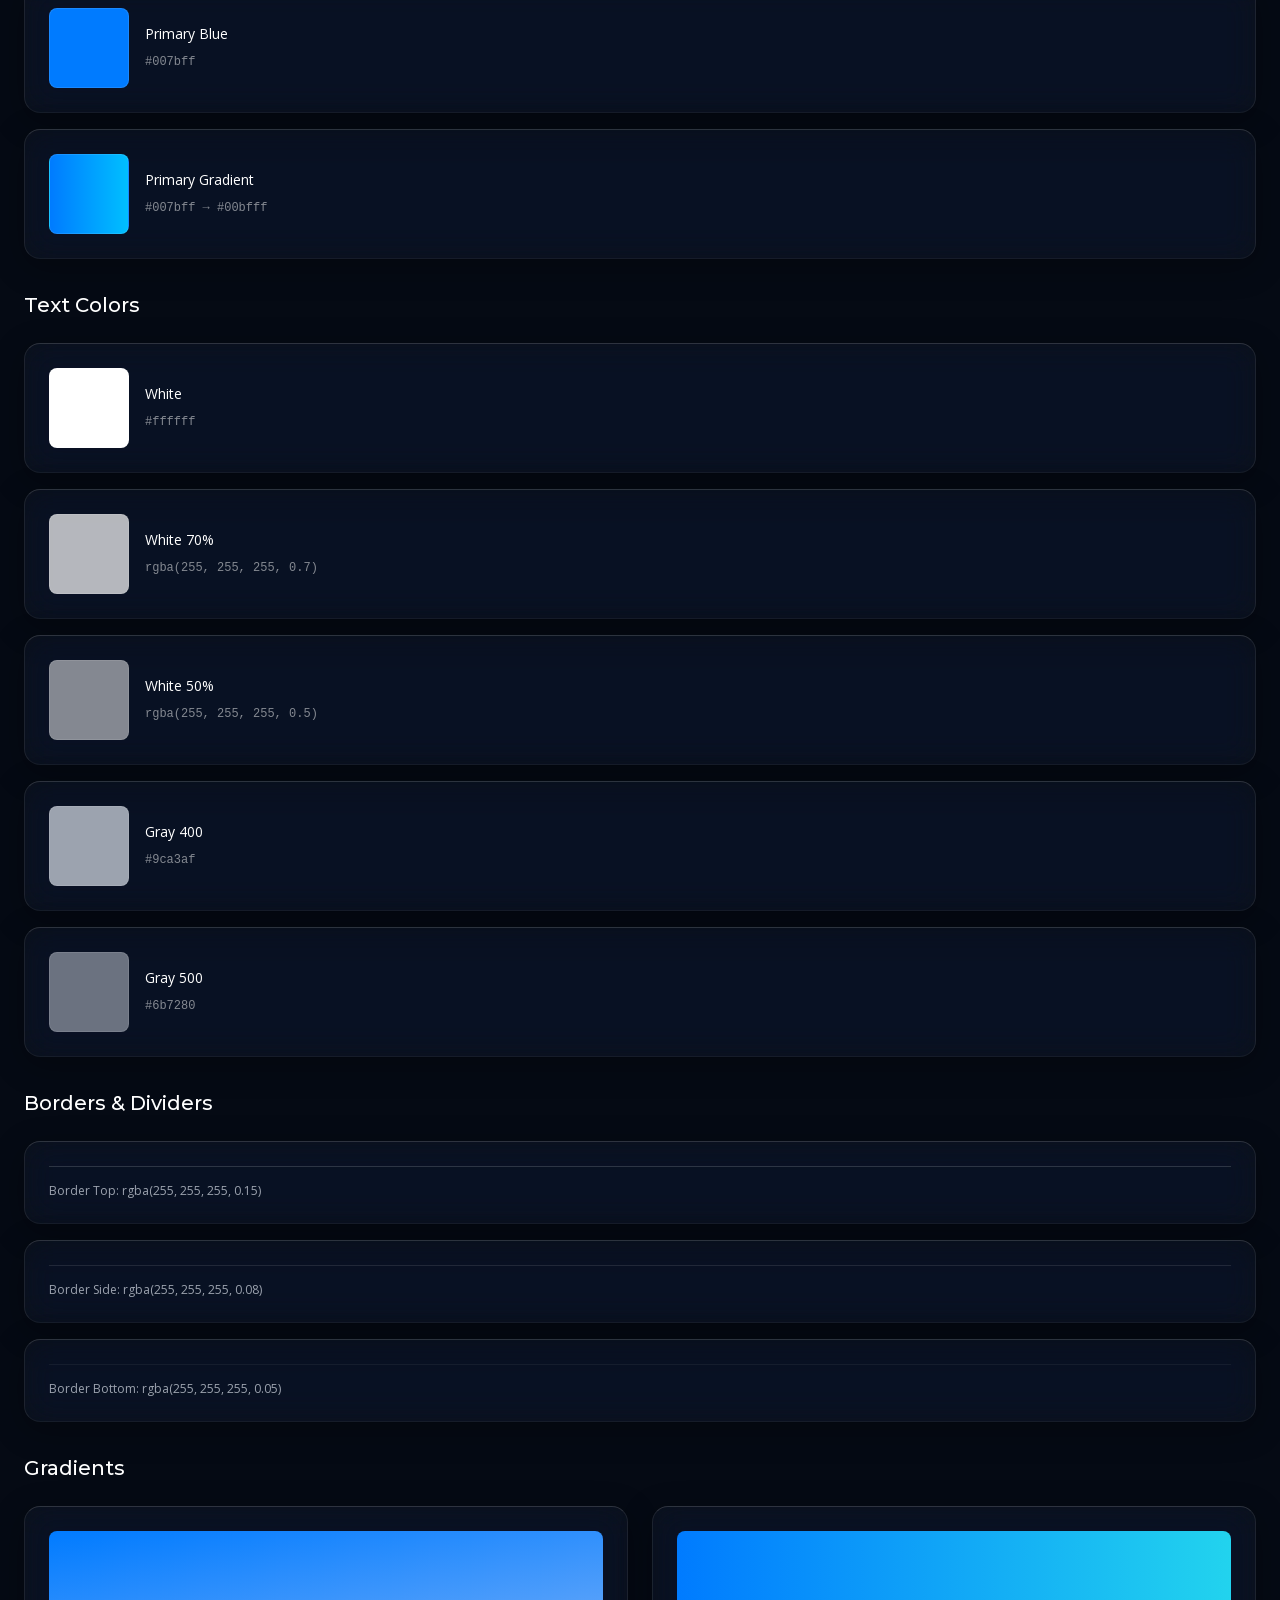
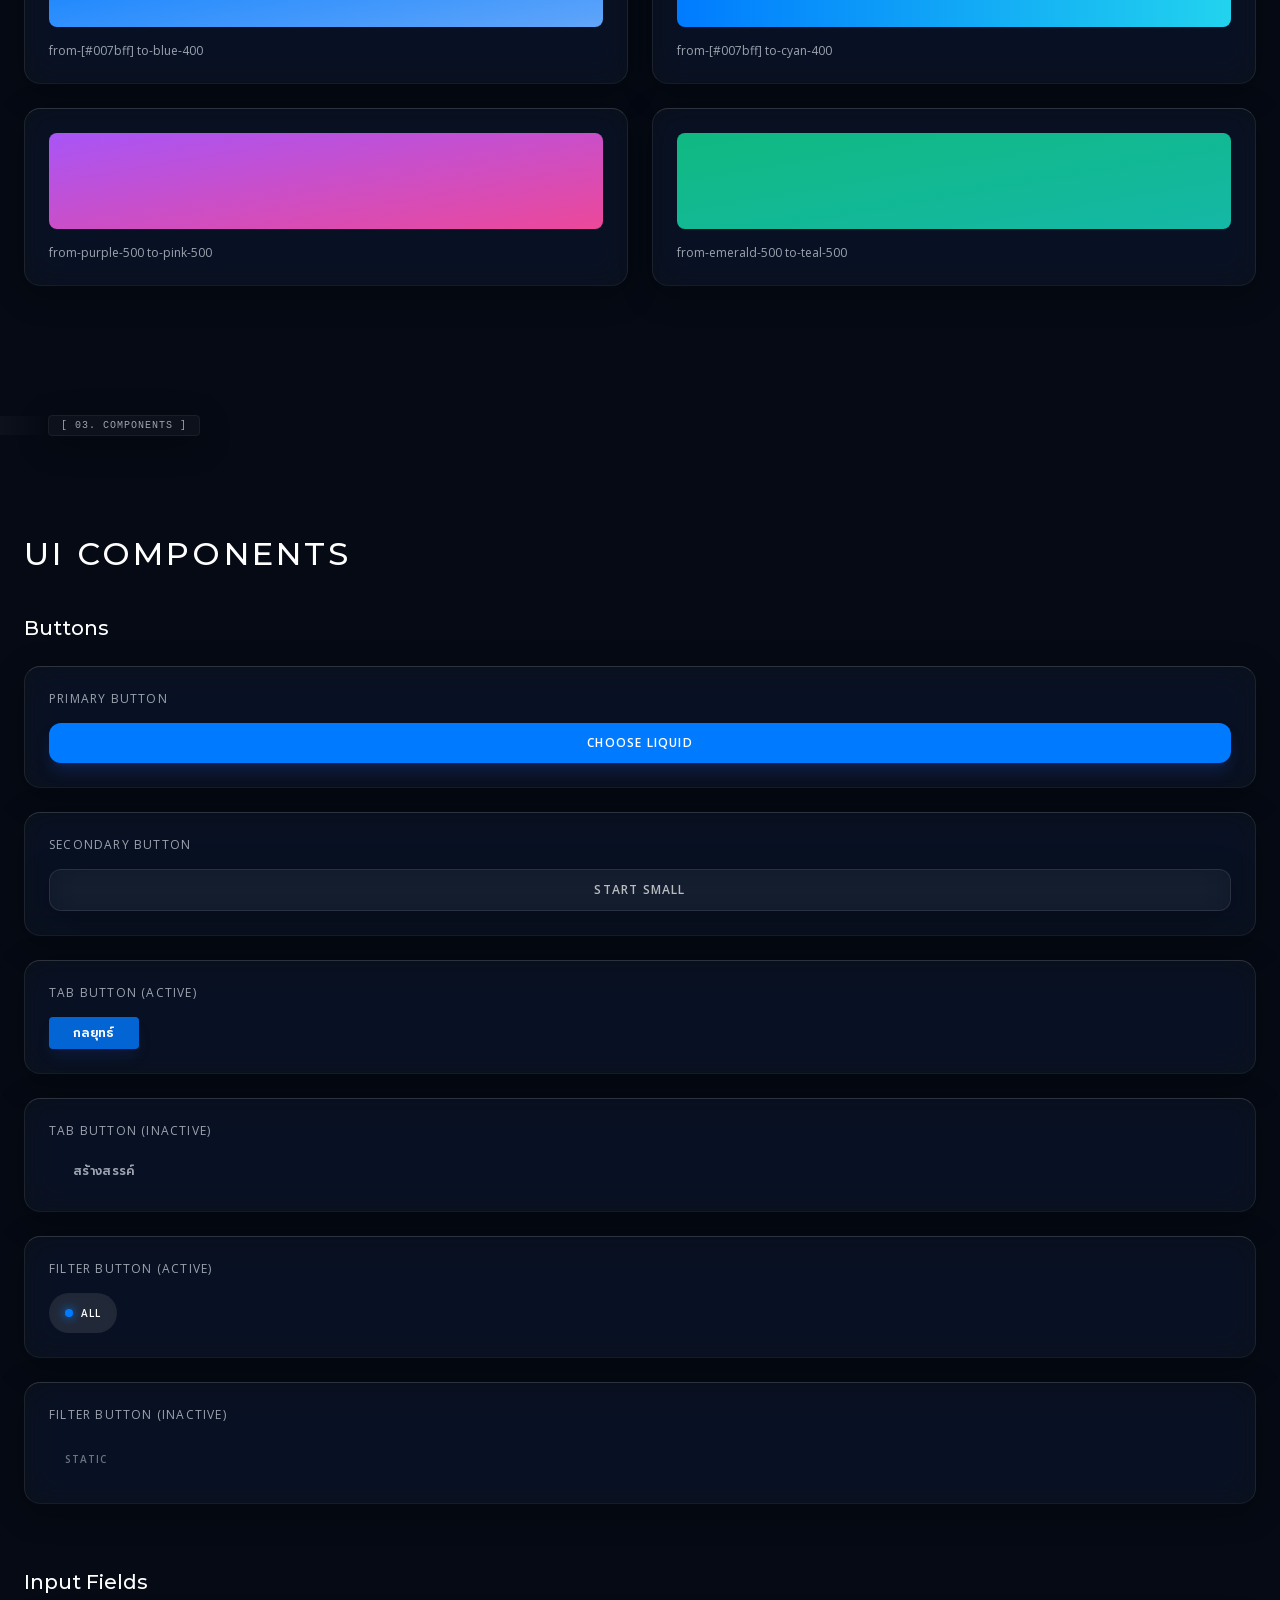
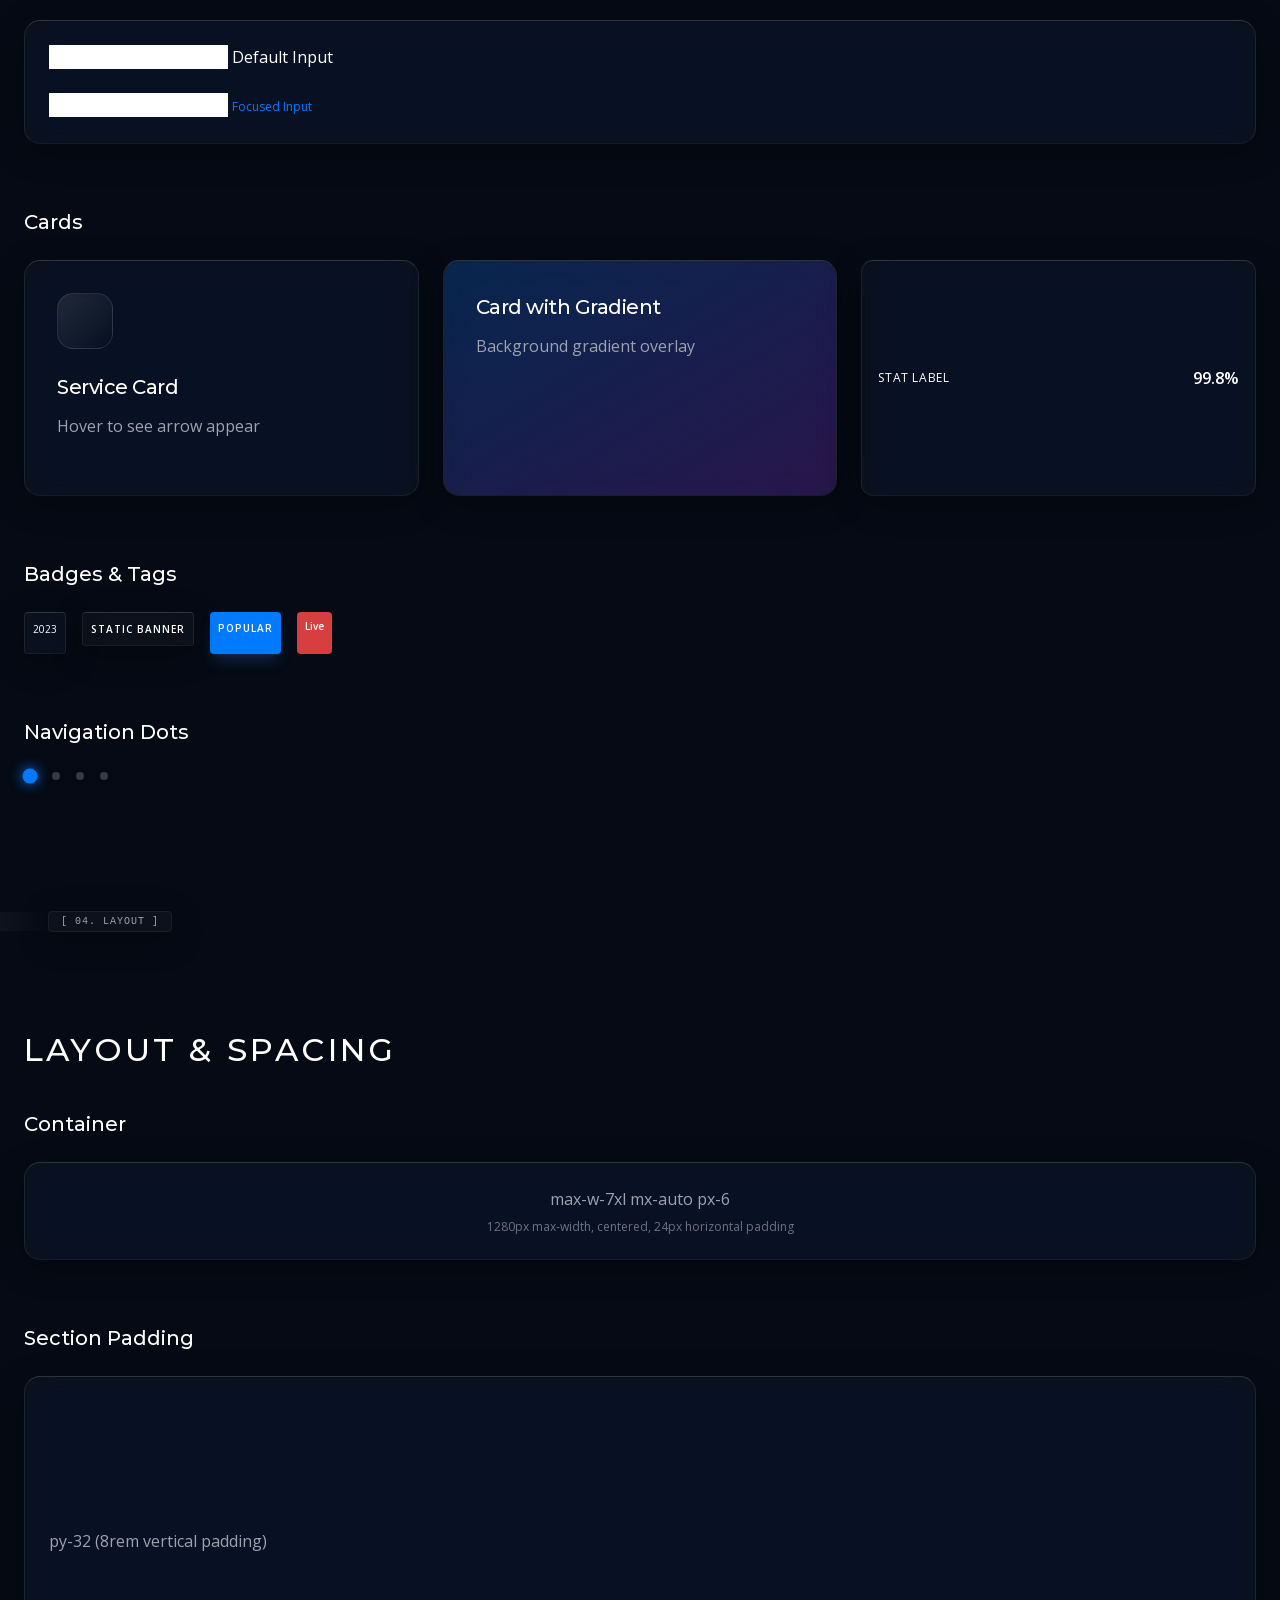
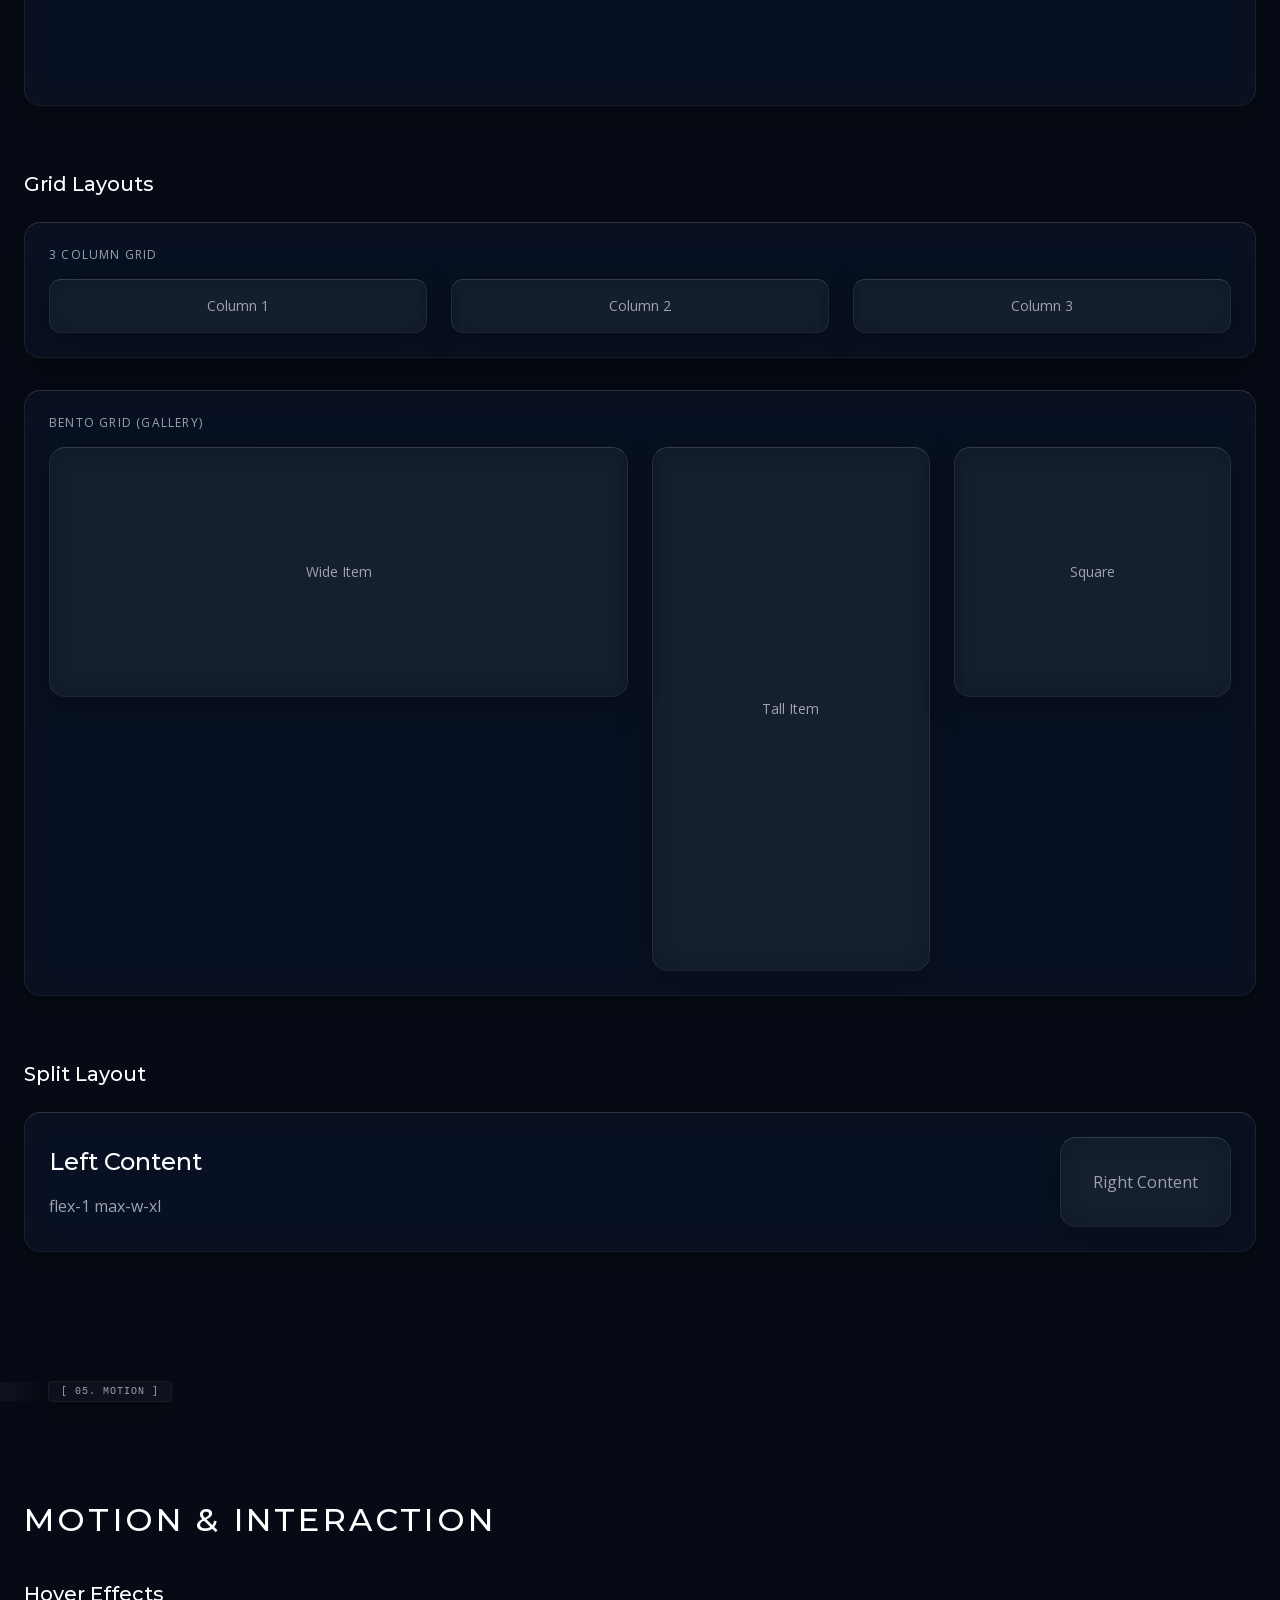
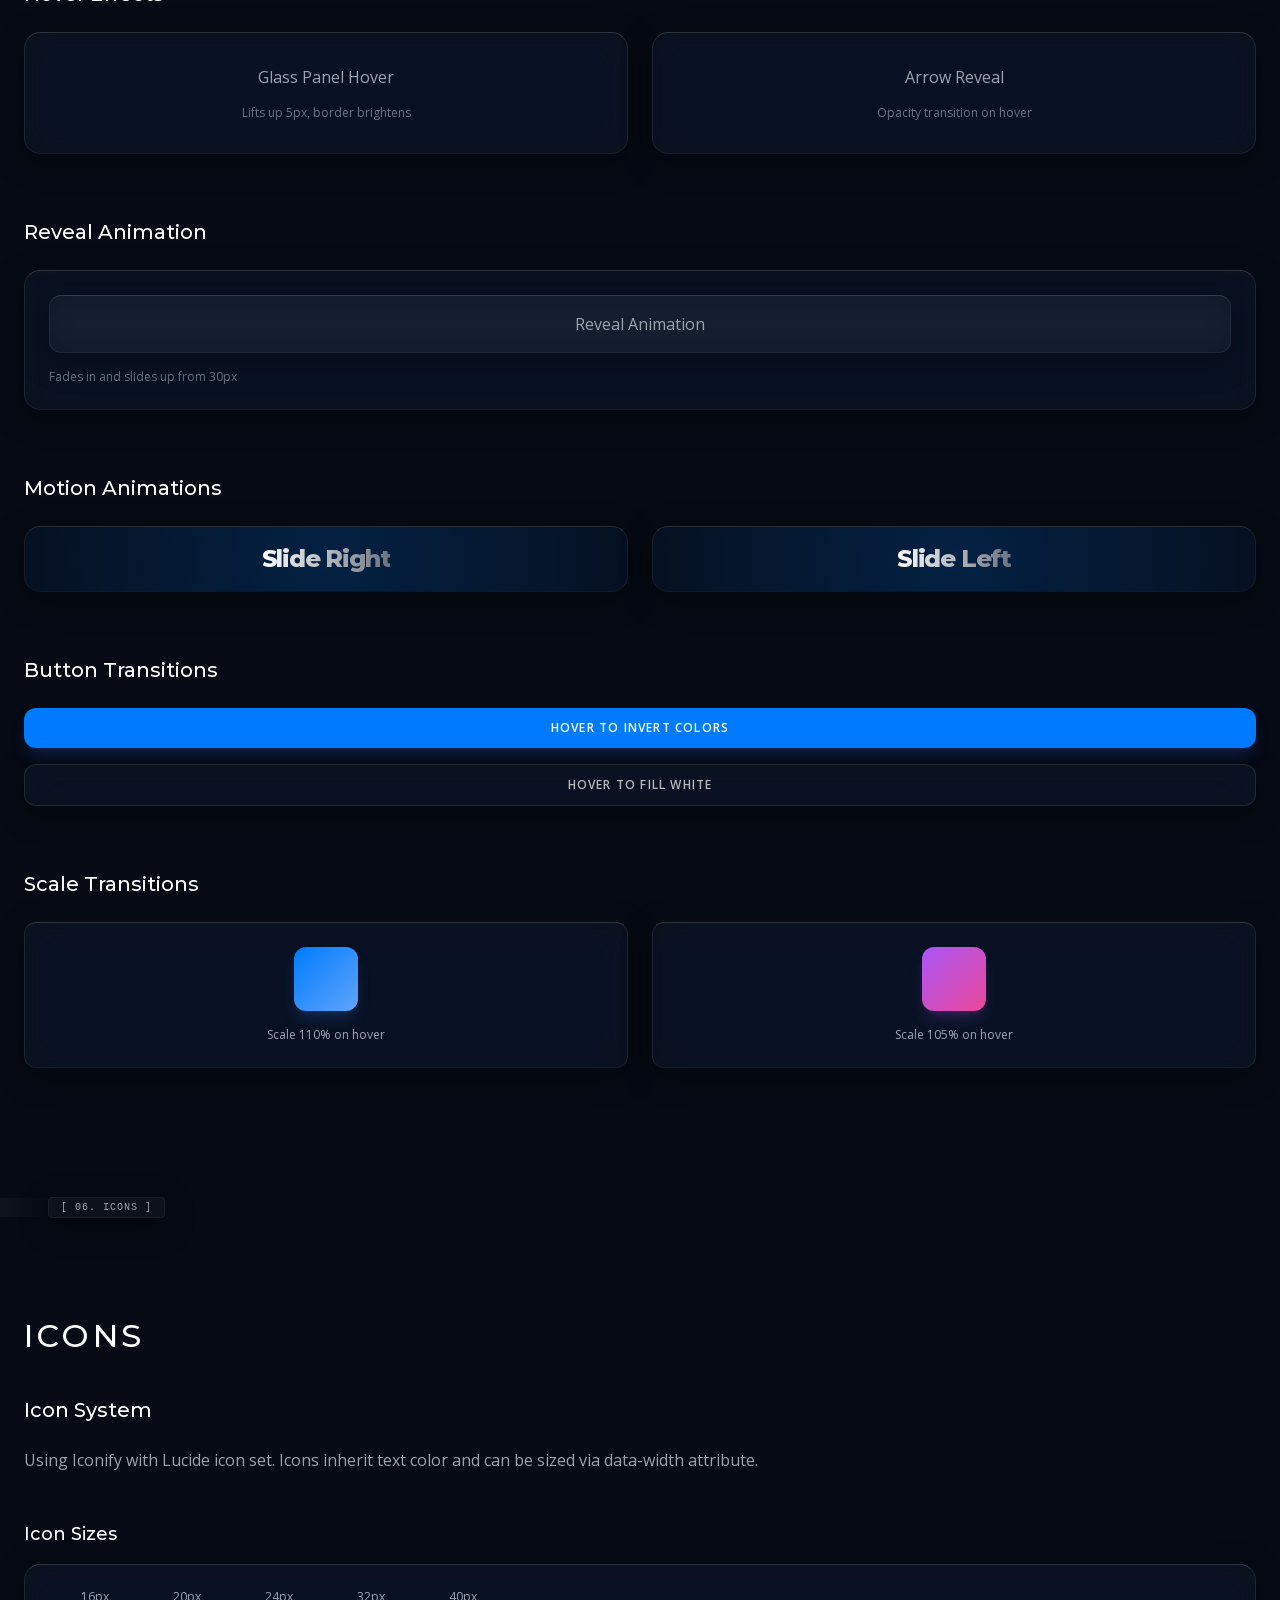
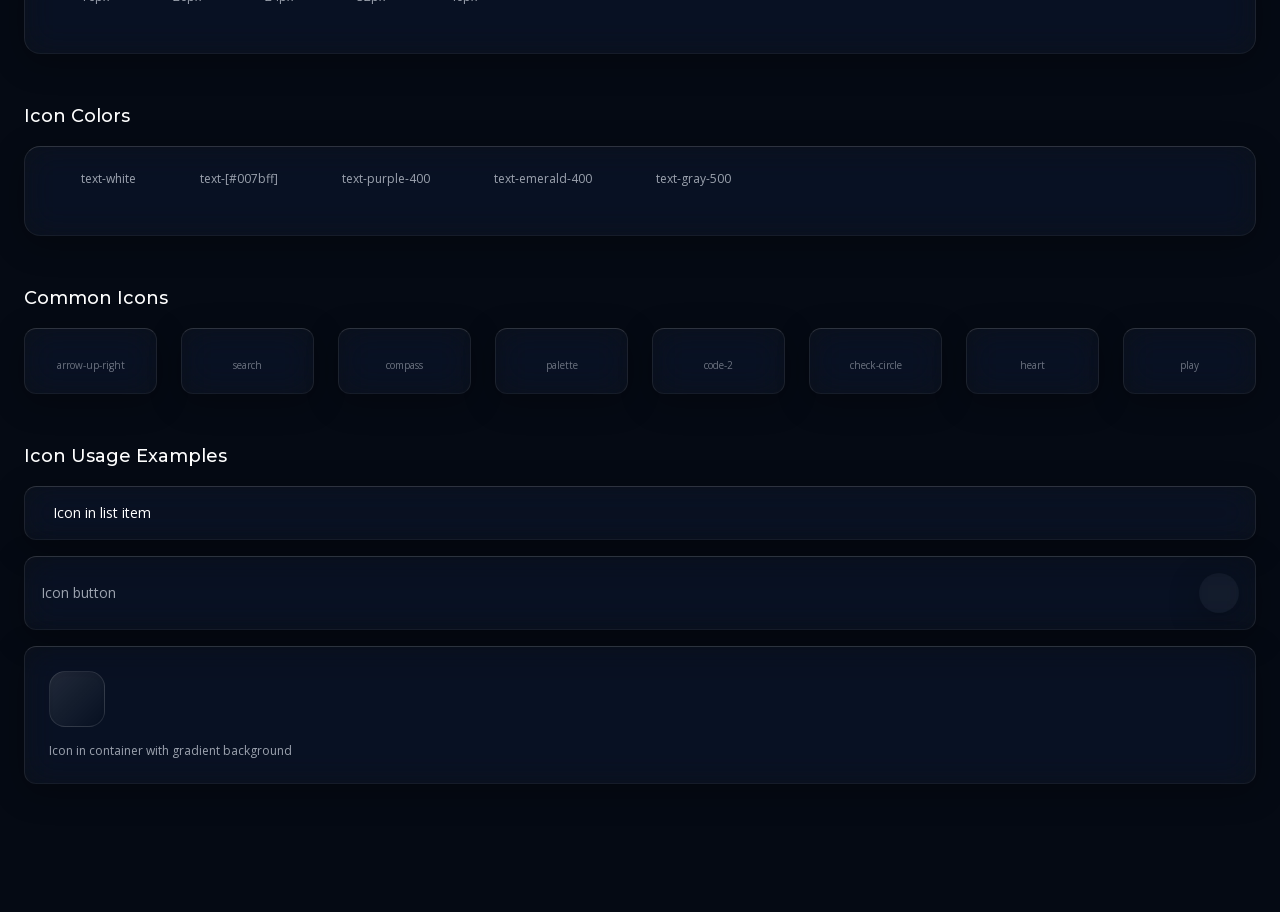
<file: devolvimeucracha.com.br_workshop1/templates/glass-effect2/design-system.html>
<html class="scroll-smooth" lang="en"><head><meta charset="utf-8"/>
<meta content="width=device-width, initial-scale=1.0" name="viewport"/>
<title>Design System | Liquid Glass</title>
<script src="assets/iconify_654a1ef798a3.js"></script>
<link href="https://fonts.googleapis.com" rel="preconnect"/>
<link crossorigin="" href="https://fonts.gstatic.com" rel="preconnect"/>
<link href="assets/css2_ac990486f183.css" rel="stylesheet"/>
<script src="assets/resource_3fa48481346f.js"></script>
<style>
:root {
--cursor-size: 20px;
--cursor-hover-size: 80px;
}
body {
font-family: 'Open Sans', 'Prompt', sans-serif;
cursor: none;
overflow-x: hidden;
background-color: #050a14;
}
h1, h2, h3, h4, h5, h6, .font-heading {
font-family: 'Montserrat', 'Prompt', sans-serif;
}
/* Custom Scrollbar */
::-webkit-scrollbar { width: 6px; }
::-webkit-scrollbar-track { background: #050a14; }
::-webkit-scrollbar-thumb { background: rgba(255,255,255,0.2); border-radius: 3px; }
::-webkit-scrollbar-thumb:hover { background: #007bff; }
/* Liquid Glass Card Style */
.glass-panel {
background: rgba(255, 255, 255, 0.03);
backdrop-filter: blur(16px) saturate(180%);
-webkit-backdrop-filter: blur(16px) saturate(180%);
border-top: 1px solid rgba(255, 255, 255, 0.15);
border-left: 1px solid rgba(255, 255, 255, 0.08);
border-right: 1px solid rgba(255, 255, 255, 0.08);
border-bottom: 1px solid rgba(255, 255, 255, 0.05);
box-shadow: 0 8px 32px 0 rgba(0, 0, 0, 0.3);
position: relative;
overflow: hidden;
transition: all 0.5s cubic-bezier(0.4, 0, 0.2, 1);
}
.glass-panel::before {
content: '';
position: absolute;
top: 0; left: -100%; width: 100%; height: 100%;
background: linear-gradient(90deg, transparent, rgba(255,255,255,0.05), transparent);
transition: 0.5s;
pointer-events: none;
z-index: 20;
}
.glass-panel:hover {
background: rgba(255, 255, 255, 0.06);
border-color: rgba(255, 255, 255, 0.3);
transform: translateY(-5px);
box-shadow: 0 15px 40px rgba(0, 123, 255, 0.1);
}
.glass-panel:hover::before {
left: 100%;
transition: 0.7s ease-in-out;
}
/* Ambient Liquid Blobs */
.liquid-blob {
position: absolute;
border-radius: 50%;
filter: blur(80px);
opacity: 0.6;
z-index: -1;
animation: float 10s infinite alternate cubic-bezier(0.4, 0, 0.2, 1);
}
@keyframes float {
0% { transform: translate(0, 0) scale(1); }
100% { transform: translate(30px, 50px) scale(1.1); }
}
/* Custom Cursor */
#cursor {
position: fixed; top: 0; left: 0;
width: var(--cursor-size); height: var(--cursor-size);
background-color: white; border-radius: 50%;
pointer-events: none; z-index: 9999;
transform: translate(-50%, -50%);
transition: width 0.3s, height 0.3s, background-color 0.3s;
mix-blend-mode: overlay;
backdrop-filter: blur(2px);
}
#cursor.hovered {
width: var(--cursor-hover-size); height: var(--cursor-hover-size);
opacity: 0.5; background-color: rgba(0, 123, 255, 0.5); mix-blend-mode: normal;
border: 1px solid rgba(255,255,255,0.5);
}
/* Animation Utilities */
.will-change-transform { will-change: transform; }
.split-line { overflow: hidden; display: block; }
.split-line span {
display: block;
transform: translateY(100%);
transition: transform 1.2s cubic-bezier(0.23, 1, 0.32, 1);
}
.hero-revealed .split-line span { transform: translateY(0); }
.reveal { opacity: 0; transform: translateY(30px); transition: all 0.8s cubic-bezier(0.5, 0, 0, 1); }
.reveal.active { opacity: 1; transform: translateY(0); }
/* Custom Motion Animations */
@keyframes slide-right { 0% { transform: translateX(-20%); } 100% { transform: translateX(0%); } }
@keyframes slide-left { 0% { transform: translateX(0%); } 100% { transform: translateX(-20%); } }
.motion-banner-anim { animation: slide-right 4s ease-in-out infinite alternate; }
.motion-banner-anim-rev { animation: slide-left 5s ease-in-out infinite alternate; }
/* Noise */
.noise-overlay {
position: fixed; top: 0; left: 0; width: 100%; height: 100%;
pointer-events: none; z-index: 50; opacity: 0.04;
background: url("filter_3E_3Crect_width__100_25_ef7da59166f5.html")'/%3E%3C/svg%3E");
mix-blend-mode: overlay;
}
/* Design System Specific Styles */
.ds-section { padding: 8rem 0; position: relative; }
.ds-section-title {
font-family: 'Montserrat', 'Prompt', sans-serif;
font-size: 2rem;
font-weight: 500;
color: white;
margin-bottom: 3rem;
text-transform: uppercase;
letter-spacing: 0.1em;
}
.ds-spec-table {
width: 100%;
border-collapse: separate;
border-spacing: 0;
}
.ds-spec-row {
border-bottom: 1px solid rgba(255, 255, 255, 0.1);
}
.ds-spec-row td {
padding: 1.5rem 0;
vertical-align: middle;
}
.ds-spec-label {
font-size: 0.75rem;
text-transform: uppercase;
letter-spacing: 0.1em;
color: rgba(255, 255, 255, 0.5);
width: 200px;
padding-right: 2rem;
}
.ds-spec-preview {
flex: 1;
}
.ds-spec-meta {
font-size: 0.75rem;
color: rgba(255, 255, 255, 0.4);
text-align: right;
font-family: monospace;
width: 150px;
padding-left: 2rem;
}
.color-swatch {
width: 80px;
height: 80px;
border-radius: 8px;
border: 1px solid rgba(255, 255, 255, 0.1);
margin-right: 1rem;
flex-shrink: 0;
}
.color-info {
flex: 1;
}
.color-name {
font-size: 0.875rem;
color: white;
margin-bottom: 0.25rem;
}
.color-value {
font-size: 0.75rem;
color: rgba(255, 255, 255, 0.5);
font-family: monospace;
}
</style><style data-scroll-fix="true">
        html, body {
            overflow: auto !important;
            overflow-x: hidden !important;
            height: auto !important;
            min-height: 100% !important;
            scroll-behavior: auto !important;
            opacity: 1 !important;
            visibility: visible !important;
        }
        body, .wrapper, main, #__next, #app, .page, .content {
            opacity: 1 !important;
            visibility: visible !important;
            transform: none !important;
        }
        .loader, .preloader, .loading, [class*="loader"], [class*="preloader"] {
            display: none !important;
            opacity: 0 !important;
        }
        .word-inner, .char, .line, [data-aos], [data-scroll],
        .hero-text span, .hero-fade, [class*="hero"] span {
            opacity: 1 !important;
            transform: none !important;
            visibility: visible !important;
        }
        .translate-y-full, .translate-x-full, .-translate-y-full, .-translate-x-full,
        .translate-y-1\/2, .-translate-y-1\/2, .translate-y-\[100\%\], .translate-y-\[110\%\] {
            transform: none !important;
        }
        .opacity-0, [class*="opacity-0"] {
            opacity: 1 !important;
        }
        .scale-0, .scale-50, .scale-75 {
            transform: none !important;
        }
        html.lenis, html.lenis-smooth, 
        body.lenis, body.lenis-smooth,
        .lenis-wrapper, .lenis-content,
        [data-lenis-prevent], [data-scroll-container] {
            overflow: visible !important;
            height: auto !important;
        }
        body.flex.items-center,
        body.flex.justify-center {
            align-items: flex-start !important;
            min-height: 100vh;
            height: auto !important;
        }
        main, #__next, #__nuxt, #app, .main-content {
            overflow: visible !important;
            height: auto !important;
        }
        </style></head>
<body class="text-white selection:bg-[#007bff]/50 selection:text-white text-base">
<div id="cursor"></div>
<div class="noise-overlay"></div>
<!-- Liquid Background Layer -->
<div class="fixed inset-0 overflow-hidden pointer-events-none z-[-1]">
<div class="liquid-blob bg-[#007bff]" style="width: 500px; height: 500px; top: -100px; left: -100px; opacity: 0.2; animation-duration: 15s;"></div>
<div class="liquid-blob bg-purple-600" style="width: 400px; height: 400px; top: 40%; right: -100px; opacity: 0.15; animation-duration: 20s; animation-delay: -5s;"></div>
<div class="liquid-blob bg-cyan-600" style="width: 600px; height: 600px; bottom: -150px; left: 20%; opacity: 0.15; animation-duration: 25s; animation-delay: -10s;"></div>
</div>
<!-- Navigation -->
<nav class="fixed w-full z-[60] top-0 transition-all duration-300 py-4">
<div class="max-w-7xl mx-auto px-4">
<div class="glass-panel rounded-full px-6 py-3 flex items-center justify-between">
<a class="cursor-hover group flex items-center gap-1.5" href="#hero">
<span class="font-heading font-bold text-xl tracking-tighter text-white">DESIGN SYSTEM</span>
<div class="w-8 h-8 rounded-full bg-gradient-to-br from-[#29C5F6] to-[#3a4b9f] flex items-center justify-center shadow-[0_4px_10px_rgba(41,197,246,0.3)] group-hover:scale-105 transition-transform duration-300">
<span class="iconify text-white" data-icon="lucide:plus" data-stroke-width="4" data-width="20"></span>
</div>
</a>
<div class="hidden md:flex items-center gap-8">
<a class="cursor-hover text-xs font-medium uppercase tracking-widest text-white/70 hover:text-white transition-colors" href="#typography">Typography</a>
<a class="cursor-hover text-xs font-medium uppercase tracking-widest text-white/70 hover:text-white transition-colors" href="#colors">Colors</a>
<a class="cursor-hover text-xs font-medium uppercase tracking-widest text-white/70 hover:text-white transition-colors" href="#components">Components</a>
<a class="cursor-hover text-xs font-medium uppercase tracking-widest text-white/70 hover:text-white transition-colors" href="#layout">Layout</a>
<a class="cursor-hover text-xs font-medium uppercase tracking-widest text-white/70 hover:text-white transition-colors" href="#motion">Motion</a>
<a class="cursor-hover text-xs font-medium uppercase tracking-widest text-white/70 hover:text-white transition-colors" href="#icons">Icons</a>
</div>
</div>
</div>
</nav>
<!-- HERO SECTION (Exact Clone) -->
<header class="relative h-screen w-full flex items-center justify-center overflow-hidden" id="hero">
<div class="absolute top-28 left-6 md:left-12 z-20 hidden md:block">
<span class="glass-panel px-3 py-1 rounded text-[10px] font-mono uppercase tracking-widest text-gray-400 border border-white/5">[ 00. DESIGN SYSTEM ]</span>
</div>
<!-- Parallax BG Wrapper -->
<div class="absolute inset-0 z-0 overflow-hidden">
<img alt="Background" class="parallax-element w-full h-[120%] object-cover opacity-20 grayscale contrast-125 will-change-transform mix-blend-overlay" data-parallax-speed="0.5" src="assets/photo-1451187580459-43490279c0_db6c9a5bcb5e.avif"/>
<div class="absolute inset-0 bg-gradient-to-t from-[#050a14] via-[#050a14]/50 to-transparent"></div>
</div>
<div class="relative z-10 text-center px-6 w-full max-w-7xl mx-auto flex flex-col items-center">
<div class="reveal mb-8 opacity-0">
<div class="glass-panel inline-flex items-center gap-2 px-4 py-1.5 rounded-full">
<span class="w-1.5 h-1.5 rounded-full bg-[#007bff] animate-pulse shadow-[0_0_10px_#007bff]"></span>
<span class="text-[10px] uppercase tracking-[0.2em] text-gray-300">Liquid Glass Design System</span>
</div>
</div>
<h1 class="font-heading text-6xl md:text-8xl lg:text-9xl font-semibold leading-[0.85] tracking-tight text-white drop-shadow-2xl">
<span class="split-line"><span class="block">DESIGN</span></span>
<span class="split-line"><span class="block text-transparent bg-clip-text bg-gradient-to-b from-white via-white to-white/20" style="transition-delay: 100ms">SYSTEM</span></span>
</h1>
<p class="mt-8 text-lg md:text-xl text-gray-300/80 font-light max-w-lg mx-auto leading-relaxed reveal opacity-0 delay-200 backdrop-blur-sm rounded-lg p-2">
                A comprehensive guide to the <span class="text-white border-b border-[#007bff]/50 pb-0.5 cursor-hover hover:border-[#007bff] hover:text-[#007bff] transition-colors hover:shadow-[0_0_15px_rgba(0,123,255,0.4)]">liquid glass</span> design language, components, and patterns
            </p>
</div>
<div class="absolute bottom-10 left-1/2 -translate-x-1/2 flex flex-col items-center gap-2 z-20 reveal opacity-0 delay-500">
<span class="text-[10px] uppercase tracking-[0.2em] text-gray-500">Scroll Down</span>
<div class="glass-panel w-[1px] h-12 !bg-gradient-to-b from-[#007bff] to-transparent/10 !border-0"></div>
</div>
</header>
<!-- TYPOGRAPHY SECTION -->
<section class="ds-section relative z-10" id="typography">
<div class="absolute top-0 left-6 md:left-12 z-20 hidden md:block -translate-y-1/2">
<span class="glass-panel px-3 py-1 rounded text-[10px] font-mono uppercase tracking-widest text-gray-400 border border-white/5">[ 01. TYPOGRAPHY ]</span>
</div>
<div class="max-w-7xl mx-auto px-6">
<h2 class="ds-section-title reveal">Typography</h2>
<table class="ds-spec-table">
<tbody>
<tr class="ds-spec-row">
<td class="ds-spec-label">Heading 1</td>
<td class="ds-spec-preview">
<h1 class="font-heading text-6xl md:text-8xl lg:text-9xl font-semibold leading-[0.85] tracking-tight text-white">ANAKOT LIQUID</h1>
</td>
<td class="ds-spec-meta">96px / 82px</td>
</tr>
<tr class="ds-spec-row">
<td class="ds-spec-label">Heading 2</td>
<td class="ds-spec-preview">
<h2 class="font-heading text-4xl md:text-5xl font-medium tracking-tight text-white">ความเชี่ยวชาญ<br/><span class="text-gray-500">ที่ชัดเจน</span></h2>
</td>
<td class="ds-spec-meta">48px / 56px</td>
</tr>
<tr class="ds-spec-row">
<td class="ds-spec-label">Heading 3</td>
<td class="ds-spec-preview">
<h3 class="font-heading text-3xl font-semibold tracking-tight text-white">Stripe</h3>
</td>
<td class="ds-spec-meta">30px / 36px</td>
</tr>
<tr class="ds-spec-row">
<td class="ds-spec-label">Heading 4</td>
<td class="ds-spec-preview">
<h4 class="font-heading text-2xl font-bold text-white">สถาปัตยกรรมมินิมอล</h4>
</td>
<td class="ds-spec-meta">24px / 32px</td>
</tr>
<tr class="ds-spec-row">
<td class="ds-spec-label">Bold L</td>
<td class="ds-spec-preview">
<span class="font-heading text-4xl font-bold text-white">฿19,900</span>
</td>
<td class="ds-spec-meta">36px / 44px</td>
</tr>
<tr class="ds-spec-row">
<td class="ds-spec-label">Bold M</td>
<td class="ds-spec-preview">
<span class="font-heading text-2xl font-semibold text-white">Liquid (ลื่นไหล)</span>
</td>
<td class="ds-spec-meta">24px / 32px</td>
</tr>
<tr class="ds-spec-row">
<td class="ds-spec-label">Bold S</td>
<td class="ds-spec-preview">
<span class="font-heading text-xl font-medium text-white tracking-tight">SEO &amp; การวิเคราะห์</span>
</td>
<td class="ds-spec-meta">20px / 28px</td>
</tr>
<tr class="ds-spec-row">
<td class="ds-spec-label">Paragraph L</td>
<td class="ds-spec-preview">
<p class="text-lg text-white/70 leading-relaxed max-w-md">เราไม่ได้แค่สร้างเว็บไซต์ แต่เราสร้างระบบนิเวศที่เป็นของเหลว</p>
</td>
<td class="ds-spec-meta">18px / 28px</td>
</tr>
<tr class="ds-spec-row">
<td class="ds-spec-label">Paragraph M</td>
<td class="ds-spec-preview">
<p class="text-base text-gray-400 leading-relaxed">ข้อมูลเชิงลึกช่วยเพิ่มการมองเห็นและเปลี่ยนกระแสผู้เข้าชมให้เป็นลูกค้าที่ภักดี</p>
</td>
<td class="ds-spec-meta">16px / 24px</td>
</tr>
<tr class="ds-spec-row">
<td class="ds-spec-label">Regular S</td>
<td class="ds-spec-preview">
<span class="text-sm text-gray-400">รากฐานดิจิทัลสำหรับธุรกิจใหม่</span>
</td>
<td class="ds-spec-meta">14px / 20px</td>
</tr>
<tr class="ds-spec-row">
<td class="ds-spec-label">Caption</td>
<td class="ds-spec-preview">
<span class="text-xs text-gray-500 uppercase tracking-wider">/ เดือน</span>
</td>
<td class="ds-spec-meta">12px / 16px</td>
</tr>
<tr class="ds-spec-row">
<td class="ds-spec-label">Micro</td>
<td class="ds-spec-preview">
<span class="text-[10px] uppercase tracking-[0.2em] text-gray-300">นวัตกรรมไร้รอยต่อ</span>
</td>
<td class="ds-spec-meta">10px / 14px</td>
</tr>
<tr class="ds-spec-row">
<td class="ds-spec-label">Gradient Text</td>
<td class="ds-spec-preview">
<span class="block bg-clip-text text-transparent bg-gradient-to-r from-[#007bff] to-cyan-400 font-heading text-4xl lg:text-6xl font-medium">ที่ลื่นไหล</span>
</td>
<td class="ds-spec-meta">48px / 56px</td>
</tr>
</tbody>
</table>
</div>
</section>
<!-- COLORS & SURFACES SECTION -->
<section class="ds-section relative z-10" id="colors">
<div class="absolute top-0 left-6 md:left-12 z-20 hidden md:block -translate-y-1/2">
<span class="glass-panel px-3 py-1 rounded text-[10px] font-mono uppercase tracking-widest text-gray-400 border border-white/5">[ 02. COLORS ]</span>
</div>
<div class="max-w-7xl mx-auto px-6">
<h2 class="ds-section-title reveal">Colors &amp; Surfaces</h2>
<div class="space-y-8">
<div class="reveal">
<h3 class="font-heading text-xl font-medium mb-6 text-white">Backgrounds</h3>
<div class="space-y-4">
<div class="glass-panel p-6 rounded-2xl flex items-center">
<div class="color-swatch" style="background-color: #050a14;"></div>
<div class="color-info">
<div class="color-name">Page Background</div>
<div class="color-value">#050a14</div>
</div>
</div>
<div class="glass-panel p-6 rounded-2xl flex items-center">
<div class="color-swatch" style="background: rgba(255, 255, 255, 0.03); backdrop-filter: blur(16px) saturate(180%);"></div>
<div class="color-info">
<div class="color-name">Glass Panel</div>
<div class="color-value">rgba(255, 255, 255, 0.03) + blur(16px)</div>
</div>
</div>
</div>
</div>
<div class="reveal">
<h3 class="font-heading text-xl font-medium mb-6 text-white">Primary Colors</h3>
<div class="space-y-4">
<div class="glass-panel p-6 rounded-2xl flex items-center">
<div class="color-swatch" style="background-color: #007bff;"></div>
<div class="color-info">
<div class="color-name">Primary Blue</div>
<div class="color-value">#007bff</div>
</div>
</div>
<div class="glass-panel p-6 rounded-2xl flex items-center">
<div class="color-swatch" style="background: linear-gradient(to right, #007bff, #00bfff);"></div>
<div class="color-info">
<div class="color-name">Primary Gradient</div>
<div class="color-value">#007bff → #00bfff</div>
</div>
</div>
</div>
</div>
<div class="reveal">
<h3 class="font-heading text-xl font-medium mb-6 text-white">Text Colors</h3>
<div class="space-y-4">
<div class="glass-panel p-6 rounded-2xl flex items-center">
<div class="color-swatch" style="background-color: white;"></div>
<div class="color-info">
<div class="color-name">White</div>
<div class="color-value">#ffffff</div>
</div>
</div>
<div class="glass-panel p-6 rounded-2xl flex items-center">
<div class="color-swatch" style="background-color: rgba(255, 255, 255, 0.7);"></div>
<div class="color-info">
<div class="color-name">White 70%</div>
<div class="color-value">rgba(255, 255, 255, 0.7)</div>
</div>
</div>
<div class="glass-panel p-6 rounded-2xl flex items-center">
<div class="color-swatch" style="background-color: rgba(255, 255, 255, 0.5);"></div>
<div class="color-info">
<div class="color-name">White 50%</div>
<div class="color-value">rgba(255, 255, 255, 0.5)</div>
</div>
</div>
<div class="glass-panel p-6 rounded-2xl flex items-center">
<div class="color-swatch" style="background-color: rgba(156, 163, 175, 1);"></div>
<div class="color-info">
<div class="color-name">Gray 400</div>
<div class="color-value">#9ca3af</div>
</div>
</div>
<div class="glass-panel p-6 rounded-2xl flex items-center">
<div class="color-swatch" style="background-color: rgba(107, 114, 128, 1);"></div>
<div class="color-info">
<div class="color-name">Gray 500</div>
<div class="color-value">#6b7280</div>
</div>
</div>
</div>
</div>
<div class="reveal">
<h3 class="font-heading text-xl font-medium mb-6 text-white">Borders &amp; Dividers</h3>
<div class="space-y-4">
<div class="glass-panel p-6 rounded-2xl">
<div class="h-px bg-white/15 mb-4"></div>
<div class="text-xs text-gray-400">Border Top: rgba(255, 255, 255, 0.15)</div>
</div>
<div class="glass-panel p-6 rounded-2xl">
<div class="h-px bg-white/10 mb-4"></div>
<div class="text-xs text-gray-400">Border Side: rgba(255, 255, 255, 0.08)</div>
</div>
<div class="glass-panel p-6 rounded-2xl">
<div class="h-px bg-white/5 mb-4"></div>
<div class="text-xs text-gray-400">Border Bottom: rgba(255, 255, 255, 0.05)</div>
</div>
</div>
</div>
<div class="reveal">
<h3 class="font-heading text-xl font-medium mb-6 text-white">Gradients</h3>
<div class="grid grid-cols-1 md:grid-cols-2 gap-6">
<div class="glass-panel p-6 rounded-2xl">
<div class="h-24 rounded-lg bg-gradient-to-br from-[#007bff] to-blue-400 mb-4"></div>
<div class="text-xs text-gray-400">from-[#007bff] to-blue-400</div>
</div>
<div class="glass-panel p-6 rounded-2xl">
<div class="h-24 rounded-lg bg-gradient-to-r from-[#007bff] to-cyan-400 mb-4"></div>
<div class="text-xs text-gray-400">from-[#007bff] to-cyan-400</div>
</div>
<div class="glass-panel p-6 rounded-2xl">
<div class="h-24 rounded-lg bg-gradient-to-br from-purple-500 to-pink-500 mb-4"></div>
<div class="text-xs text-gray-400">from-purple-500 to-pink-500</div>
</div>
<div class="glass-panel p-6 rounded-2xl">
<div class="h-24 rounded-lg bg-gradient-to-br from-emerald-500 to-teal-500 mb-4"></div>
<div class="text-xs text-gray-400">from-emerald-500 to-teal-500</div>
</div>
</div>
</div>
</div>
</div>
</section>
<!-- UI COMPONENTS SECTION -->
<section class="ds-section relative z-10" id="components">
<div class="absolute top-0 left-6 md:left-12 z-20 hidden md:block -translate-y-1/2">
<span class="glass-panel px-3 py-1 rounded text-[10px] font-mono uppercase tracking-widest text-gray-400 border border-white/5">[ 03. COMPONENTS ]</span>
</div>
<div class="max-w-7xl mx-auto px-6">
<h2 class="ds-section-title reveal">UI Components</h2>
<div class="space-y-16">
<div class="reveal">
<h3 class="font-heading text-xl font-medium mb-6 text-white">Buttons</h3>
<div class="space-y-6">
<div class="glass-panel p-6 rounded-2xl">
<div class="mb-4 text-xs text-gray-400 uppercase tracking-widest">Primary Button</div>
<button class="cursor-hover w-full py-3 px-4 bg-[#007bff] rounded-xl text-white text-xs font-semibold uppercase tracking-widest hover:bg-white hover:text-[#007bff] transition-all duration-300 shadow-lg shadow-blue-900/40">
                            Choose Liquid
                        </button>
</div>
<div class="glass-panel p-6 rounded-2xl">
<div class="mb-4 text-xs text-gray-400 uppercase tracking-widest">Secondary Button</div>
<button class="cursor-hover w-full py-3 px-4 glass-panel border border-white/10 rounded-xl text-white/70 text-xs font-semibold uppercase tracking-widest hover:bg-white hover:text-black hover:border-white transition-all duration-300">
                            Start Small
                        </button>
</div>
<div class="glass-panel p-6 rounded-2xl">
<div class="mb-4 text-xs text-gray-400 uppercase tracking-widest">Tab Button (Active)</div>
<button class="tab-btn cursor-hover px-6 py-2 text-xs font-semibold uppercase tracking-wide rounded bg-[#007bff]/80 backdrop-blur-md text-white shadow-lg shadow-blue-900/20 transition-all duration-300">
กลยุทธ์
</button>
</div>
<div class="glass-panel p-6 rounded-2xl">
<div class="mb-4 text-xs text-gray-400 uppercase tracking-widest">Tab Button (Inactive)</div>
<button class="tab-btn cursor-hover px-6 py-2 text-xs font-semibold uppercase tracking-wide rounded text-gray-400 hover:text-white hover:bg-white/5 transition-all duration-300">
สร้างสรรค์
</button>
</div>
<div class="glass-panel p-6 rounded-2xl">
<div class="mb-4 text-xs text-gray-400 uppercase tracking-widest">Filter Button (Active)</div>
<button class="filter-btn cursor-pointer px-4 py-2 text-[10px] uppercase tracking-widest font-semibold text-white bg-white/10 rounded-full shadow-inner transition-all duration-300 flex items-center gap-2">
<span class="w-2 h-2 rounded-full bg-[#007bff] shadow-[0_0_10px_#007bff]"></span> All
</button>
</div>
<div class="glass-panel p-6 rounded-2xl">
<div class="mb-4 text-xs text-gray-400 uppercase tracking-widest">Filter Button (Inactive)</div>
<button class="filter-btn cursor-pointer px-4 py-2 text-[10px] uppercase tracking-widest font-semibold text-gray-500 hover:text-white transition-all duration-300 rounded-full">
Static
</button>
</div>
</div>
</div>
<div class="reveal">
<h3 class="font-heading text-xl font-medium mb-6 text-white">Input Fields</h3>
<div class="glass-panel p-6 rounded-2xl">
<div class="input-group mb-6">
<input type="text" placeholder=" " id="input-default"/>
<label for="input-default">Default Input</label>
</div>
<div class="input-group">
<input type="text" placeholder=" " id="input-focus" style="border-bottom-color: #007bff;"/>
<label for="input-focus" style="top: -12px; font-size: 0.75rem; color: #007bff;">Focused Input</label>
</div>
</div>
</div>
<div class="reveal">
<h3 class="font-heading text-xl font-medium mb-6 text-white">Cards</h3>
<div class="grid grid-cols-1 md:grid-cols-2 lg:grid-cols-3 gap-6">
<div class="glass-panel p-8 rounded-2xl cursor-hover group">
<div class="absolute top-0 right-0 p-8 opacity-20 group-hover:opacity-100 transition-opacity duration-500">
<span class="iconify text-white" data-icon="lucide:arrow-up-right" data-width="24"></span>
</div>
<div class="w-14 h-14 bg-gradient-to-br from-white/10 to-transparent border border-white/10 rounded-2xl flex items-center justify-center text-[#007bff] mb-6 shadow-inner">
<span class="iconify" data-icon="lucide:search" data-stroke-width="1.5" data-width="24"></span>
</div>
<h3 class="font-heading text-xl font-medium mb-3 text-white tracking-tight">Service Card</h3>
<p class="text-base text-gray-400 leading-relaxed mb-6">Hover to see arrow appear</p>
</div>
<div class="glass-panel p-8 rounded-2xl cursor-hover group relative overflow-hidden">
<div class="absolute inset-0 bg-gradient-to-br from-[#007bff]/20 to-purple-900/40 z-0"></div>
<div class="relative z-10">
<h3 class="font-heading text-xl font-medium mb-3 text-white tracking-tight">Card with Gradient</h3>
<p class="text-base text-gray-400 leading-relaxed">Background gradient overlay</p>
</div>
</div>
<div class="glass-panel p-4 rounded-xl flex items-center justify-between">
<span class="text-xs uppercase tracking-wider">Stat Label</span>
<span class="font-semibold text-white">99.8%</span>
</div>
</div>
</div>
<div class="reveal">
<h3 class="font-heading text-xl font-medium mb-6 text-white">Badges &amp; Tags</h3>
<div class="flex flex-wrap gap-4">
<span class="glass-panel px-2 py-1 rounded text-[10px] text-white">2023</span>
<span class="glass-panel px-2 py-1 rounded text-[10px] font-semibold uppercase tracking-widest text-white mb-2 backdrop-blur-md">Static Banner</span>
<span class="bg-[#007bff] text-white text-[10px] font-bold uppercase tracking-widest px-2 py-1 rounded shadow-lg shadow-blue-500/20">Popular</span>
<span class="bg-red-500/90 text-white text-[10px] font-bold px-2 py-0.5 rounded animate-pulse">Live</span>
</div>
</div>
<div class="reveal">
<h3 class="font-heading text-xl font-medium mb-6 text-white">Navigation Dots</h3>
<div class="flex space-x-4 items-center">
<button class="cursor-hover w-3 h-3 rounded-full bg-[#007bff] transition-all duration-300 scale-125 shadow-[0_0_10px_#007bff]"></button>
<button class="cursor-hover w-2 h-2 rounded-full bg-white/20 hover:bg-white/50 transition-all duration-300"></button>
<button class="cursor-hover w-2 h-2 rounded-full bg-white/20 hover:bg-white/50 transition-all duration-300"></button>
<button class="cursor-hover w-2 h-2 rounded-full bg-white/20 hover:bg-white/50 transition-all duration-300"></button>
</div>
</div>
</div>
</div>
</section>
<!-- LAYOUT & SPACING SECTION -->
<section class="ds-section relative z-10" id="layout">
<div class="absolute top-0 left-6 md:left-12 z-20 hidden md:block -translate-y-1/2">
<span class="glass-panel px-3 py-1 rounded text-[10px] font-mono uppercase tracking-widest text-gray-400 border border-white/5">[ 04. LAYOUT ]</span>
</div>
<div class="max-w-7xl mx-auto px-6">
<h2 class="ds-section-title reveal">Layout &amp; Spacing</h2>
<div class="space-y-16">
<div class="reveal">
<h3 class="font-heading text-xl font-medium mb-6 text-white">Container</h3>
<div class="glass-panel p-6 rounded-2xl">
<div class="max-w-7xl mx-auto px-6">
<div class="text-center">
<p class="text-gray-400">max-w-7xl mx-auto px-6</p>
<p class="text-xs text-gray-500 mt-2">1280px max-width, centered, 24px horizontal padding</p>
</div>
</div>
</div>
</div>
<div class="reveal">
<h3 class="font-heading text-xl font-medium mb-6 text-white">Section Padding</h3>
<div class="glass-panel p-6 rounded-2xl">
<div class="py-32 relative z-10">
<p class="text-gray-400">py-32 (8rem vertical padding)</p>
</div>
</div>
</div>
<div class="reveal">
<h3 class="font-heading text-xl font-medium mb-6 text-white">Grid Layouts</h3>
<div class="space-y-8">
<div class="glass-panel p-6 rounded-2xl">
<div class="text-xs text-gray-400 mb-4 uppercase tracking-widest">3 Column Grid</div>
<div class="grid grid-cols-1 md:grid-cols-2 lg:grid-cols-3 gap-6">
<div class="glass-panel p-4 rounded-xl text-center text-sm text-gray-400">Column 1</div>
<div class="glass-panel p-4 rounded-xl text-center text-sm text-gray-400">Column 2</div>
<div class="glass-panel p-4 rounded-xl text-center text-sm text-gray-400">Column 3</div>
</div>
</div>
<div class="glass-panel p-6 rounded-2xl">
<div class="text-xs text-gray-400 mb-4 uppercase tracking-widest">Bento Grid (Gallery)</div>
<div class="grid grid-cols-1 md:grid-cols-3 lg:grid-cols-4 auto-rows-[250px] gap-6">
<div class="glass-panel md:col-span-2 lg:col-span-2 rounded-2xl flex items-center justify-center text-sm text-gray-400">Wide Item</div>
<div class="glass-panel md:col-span-1 row-span-2 rounded-2xl flex items-center justify-center text-sm text-gray-400">Tall Item</div>
<div class="glass-panel rounded-2xl flex items-center justify-center text-sm text-gray-400">Square</div>
</div>
</div>
</div>
</div>
<div class="reveal">
<h3 class="font-heading text-xl font-medium mb-6 text-white">Split Layout</h3>
<div class="glass-panel p-6 rounded-2xl">
<div class="flex flex-col lg:flex-row gap-12 items-center justify-between">
<div class="flex-1 max-w-xl">
<h3 class="font-heading text-2xl font-medium mb-4 text-white">Left Content</h3>
<p class="text-gray-400">flex-1 max-w-xl</p>
</div>
<div class="flex flex-col space-y-8 items-center w-full lg:w-auto">
<div class="glass-panel p-8 rounded-2xl w-full lg:w-auto">
<p class="text-gray-400 text-center">Right Content</p>
</div>
</div>
</div>
</div>
</div>
</div>
</div>
</section>
<!-- MOTION & INTERACTION SECTION -->
<section class="ds-section relative z-10" id="motion">
<div class="absolute top-0 left-6 md:left-12 z-20 hidden md:block -translate-y-1/2">
<span class="glass-panel px-3 py-1 rounded text-[10px] font-mono uppercase tracking-widest text-gray-400 border border-white/5">[ 05. MOTION ]</span>
</div>
<div class="max-w-7xl mx-auto px-6">
<h2 class="ds-section-title reveal">Motion &amp; Interaction</h2>
<div class="space-y-16">
<div class="reveal">
<h3 class="font-heading text-xl font-medium mb-6 text-white">Hover Effects</h3>
<div class="grid grid-cols-1 md:grid-cols-2 gap-6">
<div class="glass-panel p-8 rounded-2xl cursor-hover group">
<div class="text-center">
<p class="text-gray-400 mb-4">Glass Panel Hover</p>
<p class="text-xs text-gray-500">Lifts up 5px, border brightens</p>
</div>
</div>
<div class="glass-panel p-8 rounded-2xl cursor-hover group">
<div class="absolute top-0 right-0 p-8 opacity-20 group-hover:opacity-100 transition-opacity duration-500">
<span class="iconify text-white" data-icon="lucide:arrow-up-right" data-width="24"></span>
</div>
<div class="text-center">
<p class="text-gray-400 mb-4">Arrow Reveal</p>
<p class="text-xs text-gray-500">Opacity transition on hover</p>
</div>
</div>
</div>
</div>
<div class="reveal">
<h3 class="font-heading text-xl font-medium mb-6 text-white">Reveal Animation</h3>
<div class="glass-panel p-6 rounded-2xl">
<div class="reveal mb-4">
<div class="glass-panel p-4 rounded-xl text-center text-gray-400">Reveal Animation</div>
</div>
<p class="text-xs text-gray-500">Fades in and slides up from 30px</p>
</div>
</div>
<div class="reveal">
<h3 class="font-heading text-xl font-medium mb-6 text-white">Motion Animations</h3>
<div class="grid grid-cols-1 md:grid-cols-2 gap-6">
<div class="glass-panel p-8 rounded-2xl relative bg-[#050a14] overflow-hidden">
<div class="absolute inset-0 overflow-hidden flex items-center justify-center">
<div class="absolute w-[200%] h-[200%] bg-[radial-gradient(circle,rgba(0,123,255,0.2)_0%,transparent_70%)] motion-banner-anim"></div>
<div class="relative z-10 text-center">
<span class="block text-2xl font-heading font-black text-transparent bg-clip-text bg-gradient-to-r from-white to-gray-500 tracking-tighter">Slide Right</span>
</div>
</div>
</div>
<div class="glass-panel p-8 rounded-2xl relative bg-[#050a14] overflow-hidden">
<div class="absolute inset-0 overflow-hidden flex items-center justify-center">
<div class="absolute w-[200%] h-[200%] bg-[radial-gradient(circle,rgba(0,123,255,0.2)_0%,transparent_70%)] motion-banner-anim-rev"></div>
<div class="relative z-10 text-center">
<span class="block text-2xl font-heading font-black text-transparent bg-clip-text bg-gradient-to-r from-white to-gray-500 tracking-tighter">Slide Left</span>
</div>
</div>
</div>
</div>
</div>
<div class="reveal">
<h3 class="font-heading text-xl font-medium mb-6 text-white">Button Transitions</h3>
<div class="space-y-4">
<button class="cursor-hover w-full py-3 px-4 bg-[#007bff] rounded-xl text-white text-xs font-semibold uppercase tracking-widest hover:bg-white hover:text-[#007bff] transition-all duration-300 shadow-lg shadow-blue-900/40">
                            Hover to invert colors
                        </button>
<button class="cursor-hover w-full py-3 px-4 glass-panel border border-white/10 rounded-xl text-white/70 text-xs font-semibold uppercase tracking-widest hover:bg-white hover:text-black hover:border-white transition-all duration-300">
                            Hover to fill white
                        </button>
</div>
</div>
<div class="reveal">
<h3 class="font-heading text-xl font-medium mb-6 text-white">Scale Transitions</h3>
<div class="flex gap-6">
<div class="glass-panel p-6 rounded-xl cursor-hover group flex-1 text-center">
<div class="w-16 h-16 bg-gradient-to-br from-[#007bff] to-blue-400 rounded-xl flex items-center justify-center mx-auto mb-4 shadow-lg shadow-blue-500/20 group-hover:scale-110 transition-transform duration-500">
<span class="iconify text-white" data-icon="lucide:zap" data-width="24"></span>
</div>
<p class="text-xs text-gray-400">Scale 110% on hover</p>
</div>
<div class="glass-panel p-6 rounded-xl cursor-hover group flex-1 text-center">
<div class="w-16 h-16 bg-gradient-to-br from-purple-500 to-pink-500 rounded-xl flex items-center justify-center mx-auto mb-4 shadow-lg shadow-purple-500/20 group-hover:scale-105 transition-transform duration-300">
<span class="iconify text-white" data-icon="lucide:heart" data-width="24"></span>
</div>
<p class="text-xs text-gray-400">Scale 105% on hover</p>
</div>
</div>
</div>
</div>
</div>
</section>
<!-- ICONS SECTION -->
<section class="ds-section relative z-10" id="icons">
<div class="absolute top-0 left-6 md:left-12 z-20 hidden md:block -translate-y-1/2">
<span class="glass-panel px-3 py-1 rounded text-[10px] font-mono uppercase tracking-widest text-gray-400 border border-white/5">[ 06. ICONS ]</span>
</div>
<div class="max-w-7xl mx-auto px-6">
<h2 class="ds-section-title reveal">Icons</h2>
<div class="space-y-12">
<div class="reveal">
<h3 class="font-heading text-xl font-medium mb-6 text-white">Icon System</h3>
<p class="text-gray-400 mb-8">Using Iconify with Lucide icon set. Icons inherit text color and can be sized via data-width attribute.</p>
</div>
<div class="reveal">
<h3 class="font-heading text-lg font-medium mb-4 text-white">Icon Sizes</h3>
<div class="glass-panel p-6 rounded-2xl">
<div class="flex items-center gap-8 mb-6">
<span class="iconify text-white" data-icon="lucide:zap" data-width="16"></span>
<span class="text-xs text-gray-400">16px</span>
<span class="iconify text-white" data-icon="lucide:zap" data-width="20"></span>
<span class="text-xs text-gray-400">20px</span>
<span class="iconify text-white" data-icon="lucide:zap" data-width="24"></span>
<span class="text-xs text-gray-400">24px</span>
<span class="iconify text-white" data-icon="lucide:zap" data-width="32"></span>
<span class="text-xs text-gray-400">32px</span>
<span class="iconify text-white" data-icon="lucide:zap" data-width="40"></span>
<span class="text-xs text-gray-400">40px</span>
</div>
</div>
</div>
<div class="reveal">
<h3 class="font-heading text-lg font-medium mb-4 text-white">Icon Colors</h3>
<div class="glass-panel p-6 rounded-2xl">
<div class="flex items-center gap-8 mb-6">
<span class="iconify text-white" data-icon="lucide:heart" data-width="24"></span>
<span class="text-xs text-gray-400">text-white</span>
<span class="iconify text-[#007bff]" data-icon="lucide:heart" data-width="24"></span>
<span class="text-xs text-gray-400">text-[#007bff]</span>
<span class="iconify text-purple-400" data-icon="lucide:heart" data-width="24"></span>
<span class="text-xs text-gray-400">text-purple-400</span>
<span class="iconify text-emerald-400" data-icon="lucide:heart" data-width="24"></span>
<span class="text-xs text-gray-400">text-emerald-400</span>
<span class="iconify text-gray-500" data-icon="lucide:heart" data-width="24"></span>
<span class="text-xs text-gray-400">text-gray-500</span>
</div>
</div>
</div>
<div class="reveal">
<h3 class="font-heading text-lg font-medium mb-4 text-white">Common Icons</h3>
<div class="grid grid-cols-4 md:grid-cols-8 gap-6">
<div class="glass-panel p-4 rounded-xl text-center cursor-hover group">
<span class="iconify text-white group-hover:text-[#007bff] transition-colors" data-icon="lucide:arrow-up-right" data-width="24"></span>
<p class="text-[10px] text-gray-500 mt-2">arrow-up-right</p>
</div>
<div class="glass-panel p-4 rounded-xl text-center cursor-hover group">
<span class="iconify text-white group-hover:text-[#007bff] transition-colors" data-icon="lucide:search" data-width="24"></span>
<p class="text-[10px] text-gray-500 mt-2">search</p>
</div>
<div class="glass-panel p-4 rounded-xl text-center cursor-hover group">
<span class="iconify text-white group-hover:text-[#007bff] transition-colors" data-icon="lucide:compass" data-width="24"></span>
<p class="text-[10px] text-gray-500 mt-2">compass</p>
</div>
<div class="glass-panel p-4 rounded-xl text-center cursor-hover group">
<span class="iconify text-white group-hover:text-[#007bff] transition-colors" data-icon="lucide:palette" data-width="24"></span>
<p class="text-[10px] text-gray-500 mt-2">palette</p>
</div>
<div class="glass-panel p-4 rounded-xl text-center cursor-hover group">
<span class="iconify text-white group-hover:text-[#007bff] transition-colors" data-icon="lucide:code-2" data-width="24"></span>
<p class="text-[10px] text-gray-500 mt-2">code-2</p>
</div>
<div class="glass-panel p-4 rounded-xl text-center cursor-hover group">
<span class="iconify text-white group-hover:text-[#007bff] transition-colors" data-icon="lucide:check-circle" data-width="24"></span>
<p class="text-[10px] text-gray-500 mt-2">check-circle</p>
</div>
<div class="glass-panel p-4 rounded-xl text-center cursor-hover group">
<span class="iconify text-white group-hover:text-[#007bff] transition-colors" data-icon="lucide:heart" data-width="24"></span>
<p class="text-[10px] text-gray-500 mt-2">heart</p>
</div>
<div class="glass-panel p-4 rounded-xl text-center cursor-hover group">
<span class="iconify text-white group-hover:text-[#007bff] transition-colors" data-icon="lucide:play" data-width="24"></span>
<p class="text-[10px] text-gray-500 mt-2">play</p>
</div>
</div>
</div>
<div class="reveal">
<h3 class="font-heading text-lg font-medium mb-4 text-white">Icon Usage Examples</h3>
<div class="space-y-4">
<div class="glass-panel p-4 rounded-xl flex items-center gap-3">
<span class="iconify text-[#007bff]" data-icon="lucide:phone" data-width="20"></span>
<span class="text-sm text-white">Icon in list item</span>
</div>
<div class="glass-panel p-4 rounded-xl flex items-center justify-between">
<span class="text-sm text-gray-400">Icon button</span>
<button class="cursor-hover w-10 h-10 rounded-full glass-panel flex items-center justify-center text-white hover:bg-[#007bff] hover:text-white transition-colors border-0">
<span class="iconify" data-icon="lucide:arrow-right" data-width="16"></span>
</button>
</div>
<div class="glass-panel p-6 rounded-xl">
<div class="w-14 h-14 bg-gradient-to-br from-white/10 to-transparent border border-white/10 rounded-2xl flex items-center justify-center text-[#007bff] shadow-inner">
<span class="iconify" data-icon="lucide:zap" data-stroke-width="1.5" data-width="24"></span>
</div>
<p class="text-xs text-gray-400 mt-4">Icon in container with gradient background</p>
</div>
</div>
</div>
</div>
</div>
</section>
<script>
        // Custom Cursor Logic
        const cursor = document.getElementById('cursor');
        const hoverElements = document.querySelectorAll('.cursor-hover');

        document.addEventListener('mousemove', (e) => {
            cursor.style.left = e.clientX + 'px';
            cursor.style.top = e.clientY + 'px';
        });

        hoverElements.forEach(el => {
            el.addEventListener('mouseenter', () => cursor.classList.add('hovered'));
            el.addEventListener('mouseleave', () => cursor.classList.remove('hovered'));
        });

        // Reveal on Scroll
        function revealOnScroll() {
            const reveals = document.querySelectorAll('.reveal');
            const windowHeight = window.innerHeight;
            const elementVisible = 100;

            reveals.forEach((reveal) => {
                const elementTop = reveal.getBoundingClientRect().top;
                if (elementTop < windowHeight - elementVisible) {
                    reveal.classList.add('active');
                }
            });
        }
        window.addEventListener('scroll', revealOnScroll);
        revealOnScroll();

        // PARALLAX ENGINE
        let ticking = false;
        
        function updateParallax() {
            const parallaxElements = document.querySelectorAll('.parallax-element');
            const windowHeight = window.innerHeight;

            parallaxElements.forEach(el => {
                const speed = parseFloat(el.getAttribute('data-parallax-speed')) || 0.1;
                const rect = el.parentElement.getBoundingClientRect();
                const elementTop = rect.top;
                const elementHeight = rect.height;

                if (elementTop < windowHeight && elementTop + elementHeight > 0) {
                    let yPos = 0;
                    const center = windowHeight / 2;
                    const elCenter = elementTop + (elementHeight / 2);
                    const diff = center - elCenter;
                    yPos = diff * speed;
                    
                    el.style.transform = `translateY(${yPos}px)`;
                }
            });
            ticking = false;
        }

        window.addEventListener('scroll', () => {
            if (!ticking) {
                window.requestAnimationFrame(updateParallax);
                ticking = true;
            }
        }, { passive: true });

        updateParallax();

        // Hero reveal on load
        window.addEventListener('load', () => {
            setTimeout(() => {
                document.querySelector('#hero').classList.add('hero-revealed');
            }, 500);
        });
    </script>
<script data-img-fallback-handler="">!function(){var f=["https://hoirqrkdgbmvpwutwuwj.supabase.co/storage/v1/object/public/assets/assets/917d6f93-fb36-439a-8c48-884b67b35381_1600w.jpg","https://hoirqrkdgbmvpwutwuwj.supabase.co/storage/v1/object/public/assets/assets/4734259a-bad7-422f-981e-ce01e79184f2_1600w.jpg","https://hoirqrkdgbmvpwutwuwj.supabase.co/storage/v1/object/public/assets/assets/c543a9e1-f226-4ced-80b0-feb8445a75b9_1600w.jpg","https://hoirqrkdgbmvpwutwuwj.supabase.co/storage/v1/object/public/assets/assets/5bab247f-35d9-400d-a82b-fd87cfe913d2_1600w.webp","https://hoirqrkdgbmvpwutwuwj.supabase.co/storage/v1/object/public/assets/assets/30104e3c-5eea-4b93-93e9-5313698a7156_1600w.webp"],h=new Set;function g(s){for(var x=0,i=0;i<s.length;i++)x=(x<<5)-x+s.charCodeAt(i)|0;return f[Math.abs(x)%f.length]}function r(t){var s=t.src;if(s&&!h.has(s)){h.add(s);t.src=g(s)}}window.addEventListener("error",function(e){var t=e.target;if(t&&t.tagName==="IMG")r(t)},!0);function c(){document.querySelectorAll("img").forEach(function(i){if(i.complete&&!i.naturalWidth&&i.src)r(i)})}if(document.readyState==="loading")document.addEventListener("DOMContentLoaded",c);else c()}()</script></body></html>
</file>
<file: devolvimeucracha.com.br_workshop1/Templates 2/animation-clean/assets/css2_19fd9cc6b396.css>
/* cyrillic-ext */
@font-face {
  font-family: 'Inter';
  font-style: normal;
  font-weight: 300;
  font-display: swap;
  src: url("UcC73FwrK3iLTeHuS_nVMrMxCp50Sj_7249155f7a06.woff2") format('woff2');
  unicode-range: U+0460-052F, U+1C80-1C8A, U+20B4, U+2DE0-2DFF, U+A640-A69F, U+FE2E-FE2F;
}
/* cyrillic */
@font-face {
  font-family: 'Inter';
  font-style: normal;
  font-weight: 300;
  font-display: swap;
  src: url("UcC73FwrK3iLTeHuS_nVMrMxCp50Sj_e34c5f1bf15e.woff2") format('woff2');
  unicode-range: U+0301, U+0400-045F, U+0490-0491, U+04B0-04B1, U+2116;
}
/* greek-ext */
@font-face {
  font-family: 'Inter';
  font-style: normal;
  font-weight: 300;
  font-display: swap;
  src: url("UcC73FwrK3iLTeHuS_nVMrMxCp50Sj_6e1a6b2b96f4.woff2") format('woff2');
  unicode-range: U+1F00-1FFF;
}
/* greek */
@font-face {
  font-family: 'Inter';
  font-style: normal;
  font-weight: 300;
  font-display: swap;
  src: url("UcC73FwrK3iLTeHuS_nVMrMxCp50Sj_656bbed6cec3.woff2") format('woff2');
  unicode-range: U+0370-0377, U+037A-037F, U+0384-038A, U+038C, U+038E-03A1, U+03A3-03FF;
}
/* vietnamese */
@font-face {
  font-family: 'Inter';
  font-style: normal;
  font-weight: 300;
  font-display: swap;
  src: url("UcC73FwrK3iLTeHuS_nVMrMxCp50Sj_fc83e07548c4.woff2") format('woff2');
  unicode-range: U+0102-0103, U+0110-0111, U+0128-0129, U+0168-0169, U+01A0-01A1, U+01AF-01B0, U+0300-0301, U+0303-0304, U+0308-0309, U+0323, U+0329, U+1EA0-1EF9, U+20AB;
}
/* latin-ext */
@font-face {
  font-family: 'Inter';
  font-style: normal;
  font-weight: 300;
  font-display: swap;
  src: url("UcC73FwrK3iLTeHuS_nVMrMxCp50Sj_749a308406a6.woff2") format('woff2');
  unicode-range: U+0100-02BA, U+02BD-02C5, U+02C7-02CC, U+02CE-02D7, U+02DD-02FF, U+0304, U+0308, U+0329, U+1D00-1DBF, U+1E00-1E9F, U+1EF2-1EFF, U+2020, U+20A0-20AB, U+20AD-20C0, U+2113, U+2C60-2C7F, U+A720-A7FF;
}
/* latin */
@font-face {
  font-family: 'Inter';
  font-style: normal;
  font-weight: 300;
  font-display: swap;
  src: url("UcC73FwrK3iLTeHuS_nVMrMxCp50Sj_1ab1ad55902b.woff2") format('woff2');
  unicode-range: U+0000-00FF, U+0131, U+0152-0153, U+02BB-02BC, U+02C6, U+02DA, U+02DC, U+0304, U+0308, U+0329, U+2000-206F, U+20AC, U+2122, U+2191, U+2193, U+2212, U+2215, U+FEFF, U+FFFD;
}
/* cyrillic-ext */
@font-face {
  font-family: 'Inter';
  font-style: normal;
  font-weight: 400;
  font-display: swap;
  src: url("UcC73FwrK3iLTeHuS_nVMrMxCp50Sj_7249155f7a06.woff2") format('woff2');
  unicode-range: U+0460-052F, U+1C80-1C8A, U+20B4, U+2DE0-2DFF, U+A640-A69F, U+FE2E-FE2F;
}
/* cyrillic */
@font-face {
  font-family: 'Inter';
  font-style: normal;
  font-weight: 400;
  font-display: swap;
  src: url("UcC73FwrK3iLTeHuS_nVMrMxCp50Sj_e34c5f1bf15e.woff2") format('woff2');
  unicode-range: U+0301, U+0400-045F, U+0490-0491, U+04B0-04B1, U+2116;
}
/* greek-ext */
@font-face {
  font-family: 'Inter';
  font-style: normal;
  font-weight: 400;
  font-display: swap;
  src: url("UcC73FwrK3iLTeHuS_nVMrMxCp50Sj_6e1a6b2b96f4.woff2") format('woff2');
  unicode-range: U+1F00-1FFF;
}
/* greek */
@font-face {
  font-family: 'Inter';
  font-style: normal;
  font-weight: 400;
  font-display: swap;
  src: url("UcC73FwrK3iLTeHuS_nVMrMxCp50Sj_656bbed6cec3.woff2") format('woff2');
  unicode-range: U+0370-0377, U+037A-037F, U+0384-038A, U+038C, U+038E-03A1, U+03A3-03FF;
}
/* vietnamese */
@font-face {
  font-family: 'Inter';
  font-style: normal;
  font-weight: 400;
  font-display: swap;
  src: url("UcC73FwrK3iLTeHuS_nVMrMxCp50Sj_fc83e07548c4.woff2") format('woff2');
  unicode-range: U+0102-0103, U+0110-0111, U+0128-0129, U+0168-0169, U+01A0-01A1, U+01AF-01B0, U+0300-0301, U+0303-0304, U+0308-0309, U+0323, U+0329, U+1EA0-1EF9, U+20AB;
}
/* latin-ext */
@font-face {
  font-family: 'Inter';
  font-style: normal;
  font-weight: 400;
  font-display: swap;
  src: url("UcC73FwrK3iLTeHuS_nVMrMxCp50Sj_749a308406a6.woff2") format('woff2');
  unicode-range: U+0100-02BA, U+02BD-02C5, U+02C7-02CC, U+02CE-02D7, U+02DD-02FF, U+0304, U+0308, U+0329, U+1D00-1DBF, U+1E00-1E9F, U+1EF2-1EFF, U+2020, U+20A0-20AB, U+20AD-20C0, U+2113, U+2C60-2C7F, U+A720-A7FF;
}
/* latin */
@font-face {
  font-family: 'Inter';
  font-style: normal;
  font-weight: 400;
  font-display: swap;
  src: url("UcC73FwrK3iLTeHuS_nVMrMxCp50Sj_1ab1ad55902b.woff2") format('woff2');
  unicode-range: U+0000-00FF, U+0131, U+0152-0153, U+02BB-02BC, U+02C6, U+02DA, U+02DC, U+0304, U+0308, U+0329, U+2000-206F, U+20AC, U+2122, U+2191, U+2193, U+2212, U+2215, U+FEFF, U+FFFD;
}
/* cyrillic-ext */
@font-face {
  font-family: 'Inter';
  font-style: normal;
  font-weight: 500;
  font-display: swap;
  src: url("UcC73FwrK3iLTeHuS_nVMrMxCp50Sj_7249155f7a06.woff2") format('woff2');
  unicode-range: U+0460-052F, U+1C80-1C8A, U+20B4, U+2DE0-2DFF, U+A640-A69F, U+FE2E-FE2F;
}
/* cyrillic */
@font-face {
  font-family: 'Inter';
  font-style: normal;
  font-weight: 500;
  font-display: swap;
  src: url("UcC73FwrK3iLTeHuS_nVMrMxCp50Sj_e34c5f1bf15e.woff2") format('woff2');
  unicode-range: U+0301, U+0400-045F, U+0490-0491, U+04B0-04B1, U+2116;
}
/* greek-ext */
@font-face {
  font-family: 'Inter';
  font-style: normal;
  font-weight: 500;
  font-display: swap;
  src: url("UcC73FwrK3iLTeHuS_nVMrMxCp50Sj_6e1a6b2b96f4.woff2") format('woff2');
  unicode-range: U+1F00-1FFF;
}
/* greek */
@font-face {
  font-family: 'Inter';
  font-style: normal;
  font-weight: 500;
  font-display: swap;
  src: url("UcC73FwrK3iLTeHuS_nVMrMxCp50Sj_656bbed6cec3.woff2") format('woff2');
  unicode-range: U+0370-0377, U+037A-037F, U+0384-038A, U+038C, U+038E-03A1, U+03A3-03FF;
}
/* vietnamese */
@font-face {
  font-family: 'Inter';
  font-style: normal;
  font-weight: 500;
  font-display: swap;
  src: url("UcC73FwrK3iLTeHuS_nVMrMxCp50Sj_fc83e07548c4.woff2") format('woff2');
  unicode-range: U+0102-0103, U+0110-0111, U+0128-0129, U+0168-0169, U+01A0-01A1, U+01AF-01B0, U+0300-0301, U+0303-0304, U+0308-0309, U+0323, U+0329, U+1EA0-1EF9, U+20AB;
}
/* latin-ext */
@font-face {
  font-family: 'Inter';
  font-style: normal;
  font-weight: 500;
  font-display: swap;
  src: url("UcC73FwrK3iLTeHuS_nVMrMxCp50Sj_749a308406a6.woff2") format('woff2');
  unicode-range: U+0100-02BA, U+02BD-02C5, U+02C7-02CC, U+02CE-02D7, U+02DD-02FF, U+0304, U+0308, U+0329, U+1D00-1DBF, U+1E00-1E9F, U+1EF2-1EFF, U+2020, U+20A0-20AB, U+20AD-20C0, U+2113, U+2C60-2C7F, U+A720-A7FF;
}
/* latin */
@font-face {
  font-family: 'Inter';
  font-style: normal;
  font-weight: 500;
  font-display: swap;
  src: url("UcC73FwrK3iLTeHuS_nVMrMxCp50Sj_1ab1ad55902b.woff2") format('woff2');
  unicode-range: U+0000-00FF, U+0131, U+0152-0153, U+02BB-02BC, U+02C6, U+02DA, U+02DC, U+0304, U+0308, U+0329, U+2000-206F, U+20AC, U+2122, U+2191, U+2193, U+2212, U+2215, U+FEFF, U+FFFD;
}
/* cyrillic-ext */
@font-face {
  font-family: 'Inter';
  font-style: normal;
  font-weight: 600;
  font-display: swap;
  src: url("UcC73FwrK3iLTeHuS_nVMrMxCp50Sj_7249155f7a06.woff2") format('woff2');
  unicode-range: U+0460-052F, U+1C80-1C8A, U+20B4, U+2DE0-2DFF, U+A640-A69F, U+FE2E-FE2F;
}
/* cyrillic */
@font-face {
  font-family: 'Inter';
  font-style: normal;
  font-weight: 600;
  font-display: swap;
  src: url("UcC73FwrK3iLTeHuS_nVMrMxCp50Sj_e34c5f1bf15e.woff2") format('woff2');
  unicode-range: U+0301, U+0400-045F, U+0490-0491, U+04B0-04B1, U+2116;
}
/* greek-ext */
@font-face {
  font-family: 'Inter';
  font-style: normal;
  font-weight: 600;
  font-display: swap;
  src: url("UcC73FwrK3iLTeHuS_nVMrMxCp50Sj_6e1a6b2b96f4.woff2") format('woff2');
  unicode-range: U+1F00-1FFF;
}
/* greek */
@font-face {
  font-family: 'Inter';
  font-style: normal;
  font-weight: 600;
  font-display: swap;
  src: url("UcC73FwrK3iLTeHuS_nVMrMxCp50Sj_656bbed6cec3.woff2") format('woff2');
  unicode-range: U+0370-0377, U+037A-037F, U+0384-038A, U+038C, U+038E-03A1, U+03A3-03FF;
}
/* vietnamese */
@font-face {
  font-family: 'Inter';
  font-style: normal;
  font-weight: 600;
  font-display: swap;
  src: url("UcC73FwrK3iLTeHuS_nVMrMxCp50Sj_fc83e07548c4.woff2") format('woff2');
  unicode-range: U+0102-0103, U+0110-0111, U+0128-0129, U+0168-0169, U+01A0-01A1, U+01AF-01B0, U+0300-0301, U+0303-0304, U+0308-0309, U+0323, U+0329, U+1EA0-1EF9, U+20AB;
}
/* latin-ext */
@font-face {
  font-family: 'Inter';
  font-style: normal;
  font-weight: 600;
  font-display: swap;
  src: url("UcC73FwrK3iLTeHuS_nVMrMxCp50Sj_749a308406a6.woff2") format('woff2');
  unicode-range: U+0100-02BA, U+02BD-02C5, U+02C7-02CC, U+02CE-02D7, U+02DD-02FF, U+0304, U+0308, U+0329, U+1D00-1DBF, U+1E00-1E9F, U+1EF2-1EFF, U+2020, U+20A0-20AB, U+20AD-20C0, U+2113, U+2C60-2C7F, U+A720-A7FF;
}
/* latin */
@font-face {
  font-family: 'Inter';
  font-style: normal;
  font-weight: 600;
  font-display: swap;
  src: url("UcC73FwrK3iLTeHuS_nVMrMxCp50Sj_1ab1ad55902b.woff2") format('woff2');
  unicode-range: U+0000-00FF, U+0131, U+0152-0153, U+02BB-02BC, U+02C6, U+02DA, U+02DC, U+0304, U+0308, U+0329, U+2000-206F, U+20AC, U+2122, U+2191, U+2193, U+2212, U+2215, U+FEFF, U+FFFD;
}
</file>
<file: devolvimeucracha.com.br_workshop1/Templates 2/animations-gemini/assets/css2_d532a689d235.css>
/* cyrillic-ext */
@font-face {
  font-family: 'Inter';
  font-style: normal;
  font-weight: 200;
  font-display: swap;
  src: url("UcC73FwrK3iLTeHuS_nVMrMxCp50Sj_7249155f7a06.woff2") format('woff2');
  unicode-range: U+0460-052F, U+1C80-1C8A, U+20B4, U+2DE0-2DFF, U+A640-A69F, U+FE2E-FE2F;
}
/* cyrillic */
@font-face {
  font-family: 'Inter';
  font-style: normal;
  font-weight: 200;
  font-display: swap;
  src: url("UcC73FwrK3iLTeHuS_nVMrMxCp50Sj_e34c5f1bf15e.woff2") format('woff2');
  unicode-range: U+0301, U+0400-045F, U+0490-0491, U+04B0-04B1, U+2116;
}
/* greek-ext */
@font-face {
  font-family: 'Inter';
  font-style: normal;
  font-weight: 200;
  font-display: swap;
  src: url("UcC73FwrK3iLTeHuS_nVMrMxCp50Sj_6e1a6b2b96f4.woff2") format('woff2');
  unicode-range: U+1F00-1FFF;
}
/* greek */
@font-face {
  font-family: 'Inter';
  font-style: normal;
  font-weight: 200;
  font-display: swap;
  src: url("UcC73FwrK3iLTeHuS_nVMrMxCp50Sj_656bbed6cec3.woff2") format('woff2');
  unicode-range: U+0370-0377, U+037A-037F, U+0384-038A, U+038C, U+038E-03A1, U+03A3-03FF;
}
/* vietnamese */
@font-face {
  font-family: 'Inter';
  font-style: normal;
  font-weight: 200;
  font-display: swap;
  src: url("UcC73FwrK3iLTeHuS_nVMrMxCp50Sj_fc83e07548c4.woff2") format('woff2');
  unicode-range: U+0102-0103, U+0110-0111, U+0128-0129, U+0168-0169, U+01A0-01A1, U+01AF-01B0, U+0300-0301, U+0303-0304, U+0308-0309, U+0323, U+0329, U+1EA0-1EF9, U+20AB;
}
/* latin-ext */
@font-face {
  font-family: 'Inter';
  font-style: normal;
  font-weight: 200;
  font-display: swap;
  src: url("UcC73FwrK3iLTeHuS_nVMrMxCp50Sj_749a308406a6.woff2") format('woff2');
  unicode-range: U+0100-02BA, U+02BD-02C5, U+02C7-02CC, U+02CE-02D7, U+02DD-02FF, U+0304, U+0308, U+0329, U+1D00-1DBF, U+1E00-1E9F, U+1EF2-1EFF, U+2020, U+20A0-20AB, U+20AD-20C0, U+2113, U+2C60-2C7F, U+A720-A7FF;
}
/* latin */
@font-face {
  font-family: 'Inter';
  font-style: normal;
  font-weight: 200;
  font-display: swap;
  src: url("UcC73FwrK3iLTeHuS_nVMrMxCp50Sj_1ab1ad55902b.woff2") format('woff2');
  unicode-range: U+0000-00FF, U+0131, U+0152-0153, U+02BB-02BC, U+02C6, U+02DA, U+02DC, U+0304, U+0308, U+0329, U+2000-206F, U+20AC, U+2122, U+2191, U+2193, U+2212, U+2215, U+FEFF, U+FFFD;
}
/* cyrillic-ext */
@font-face {
  font-family: 'Inter';
  font-style: normal;
  font-weight: 300;
  font-display: swap;
  src: url("UcC73FwrK3iLTeHuS_nVMrMxCp50Sj_7249155f7a06.woff2") format('woff2');
  unicode-range: U+0460-052F, U+1C80-1C8A, U+20B4, U+2DE0-2DFF, U+A640-A69F, U+FE2E-FE2F;
}
/* cyrillic */
@font-face {
  font-family: 'Inter';
  font-style: normal;
  font-weight: 300;
  font-display: swap;
  src: url("UcC73FwrK3iLTeHuS_nVMrMxCp50Sj_e34c5f1bf15e.woff2") format('woff2');
  unicode-range: U+0301, U+0400-045F, U+0490-0491, U+04B0-04B1, U+2116;
}
/* greek-ext */
@font-face {
  font-family: 'Inter';
  font-style: normal;
  font-weight: 300;
  font-display: swap;
  src: url("UcC73FwrK3iLTeHuS_nVMrMxCp50Sj_6e1a6b2b96f4.woff2") format('woff2');
  unicode-range: U+1F00-1FFF;
}
/* greek */
@font-face {
  font-family: 'Inter';
  font-style: normal;
  font-weight: 300;
  font-display: swap;
  src: url("UcC73FwrK3iLTeHuS_nVMrMxCp50Sj_656bbed6cec3.woff2") format('woff2');
  unicode-range: U+0370-0377, U+037A-037F, U+0384-038A, U+038C, U+038E-03A1, U+03A3-03FF;
}
/* vietnamese */
@font-face {
  font-family: 'Inter';
  font-style: normal;
  font-weight: 300;
  font-display: swap;
  src: url("UcC73FwrK3iLTeHuS_nVMrMxCp50Sj_fc83e07548c4.woff2") format('woff2');
  unicode-range: U+0102-0103, U+0110-0111, U+0128-0129, U+0168-0169, U+01A0-01A1, U+01AF-01B0, U+0300-0301, U+0303-0304, U+0308-0309, U+0323, U+0329, U+1EA0-1EF9, U+20AB;
}
/* latin-ext */
@font-face {
  font-family: 'Inter';
  font-style: normal;
  font-weight: 300;
  font-display: swap;
  src: url("UcC73FwrK3iLTeHuS_nVMrMxCp50Sj_749a308406a6.woff2") format('woff2');
  unicode-range: U+0100-02BA, U+02BD-02C5, U+02C7-02CC, U+02CE-02D7, U+02DD-02FF, U+0304, U+0308, U+0329, U+1D00-1DBF, U+1E00-1E9F, U+1EF2-1EFF, U+2020, U+20A0-20AB, U+20AD-20C0, U+2113, U+2C60-2C7F, U+A720-A7FF;
}
/* latin */
@font-face {
  font-family: 'Inter';
  font-style: normal;
  font-weight: 300;
  font-display: swap;
  src: url("UcC73FwrK3iLTeHuS_nVMrMxCp50Sj_1ab1ad55902b.woff2") format('woff2');
  unicode-range: U+0000-00FF, U+0131, U+0152-0153, U+02BB-02BC, U+02C6, U+02DA, U+02DC, U+0304, U+0308, U+0329, U+2000-206F, U+20AC, U+2122, U+2191, U+2193, U+2212, U+2215, U+FEFF, U+FFFD;
}
/* cyrillic-ext */
@font-face {
  font-family: 'Inter';
  font-style: normal;
  font-weight: 400;
  font-display: swap;
  src: url("UcC73FwrK3iLTeHuS_nVMrMxCp50Sj_7249155f7a06.woff2") format('woff2');
  unicode-range: U+0460-052F, U+1C80-1C8A, U+20B4, U+2DE0-2DFF, U+A640-A69F, U+FE2E-FE2F;
}
/* cyrillic */
@font-face {
  font-family: 'Inter';
  font-style: normal;
  font-weight: 400;
  font-display: swap;
  src: url("UcC73FwrK3iLTeHuS_nVMrMxCp50Sj_e34c5f1bf15e.woff2") format('woff2');
  unicode-range: U+0301, U+0400-045F, U+0490-0491, U+04B0-04B1, U+2116;
}
/* greek-ext */
@font-face {
  font-family: 'Inter';
  font-style: normal;
  font-weight: 400;
  font-display: swap;
  src: url("UcC73FwrK3iLTeHuS_nVMrMxCp50Sj_6e1a6b2b96f4.woff2") format('woff2');
  unicode-range: U+1F00-1FFF;
}
/* greek */
@font-face {
  font-family: 'Inter';
  font-style: normal;
  font-weight: 400;
  font-display: swap;
  src: url("UcC73FwrK3iLTeHuS_nVMrMxCp50Sj_656bbed6cec3.woff2") format('woff2');
  unicode-range: U+0370-0377, U+037A-037F, U+0384-038A, U+038C, U+038E-03A1, U+03A3-03FF;
}
/* vietnamese */
@font-face {
  font-family: 'Inter';
  font-style: normal;
  font-weight: 400;
  font-display: swap;
  src: url("UcC73FwrK3iLTeHuS_nVMrMxCp50Sj_fc83e07548c4.woff2") format('woff2');
  unicode-range: U+0102-0103, U+0110-0111, U+0128-0129, U+0168-0169, U+01A0-01A1, U+01AF-01B0, U+0300-0301, U+0303-0304, U+0308-0309, U+0323, U+0329, U+1EA0-1EF9, U+20AB;
}
/* latin-ext */
@font-face {
  font-family: 'Inter';
  font-style: normal;
  font-weight: 400;
  font-display: swap;
  src: url("UcC73FwrK3iLTeHuS_nVMrMxCp50Sj_749a308406a6.woff2") format('woff2');
  unicode-range: U+0100-02BA, U+02BD-02C5, U+02C7-02CC, U+02CE-02D7, U+02DD-02FF, U+0304, U+0308, U+0329, U+1D00-1DBF, U+1E00-1E9F, U+1EF2-1EFF, U+2020, U+20A0-20AB, U+20AD-20C0, U+2113, U+2C60-2C7F, U+A720-A7FF;
}
/* latin */
@font-face {
  font-family: 'Inter';
  font-style: normal;
  font-weight: 400;
  font-display: swap;
  src: url("UcC73FwrK3iLTeHuS_nVMrMxCp50Sj_1ab1ad55902b.woff2") format('woff2');
  unicode-range: U+0000-00FF, U+0131, U+0152-0153, U+02BB-02BC, U+02C6, U+02DA, U+02DC, U+0304, U+0308, U+0329, U+2000-206F, U+20AC, U+2122, U+2191, U+2193, U+2212, U+2215, U+FEFF, U+FFFD;
}
/* cyrillic-ext */
@font-face {
  font-family: 'Inter';
  font-style: normal;
  font-weight: 500;
  font-display: swap;
  src: url("UcC73FwrK3iLTeHuS_nVMrMxCp50Sj_7249155f7a06.woff2") format('woff2');
  unicode-range: U+0460-052F, U+1C80-1C8A, U+20B4, U+2DE0-2DFF, U+A640-A69F, U+FE2E-FE2F;
}
/* cyrillic */
@font-face {
  font-family: 'Inter';
  font-style: normal;
  font-weight: 500;
  font-display: swap;
  src: url("UcC73FwrK3iLTeHuS_nVMrMxCp50Sj_e34c5f1bf15e.woff2") format('woff2');
  unicode-range: U+0301, U+0400-045F, U+0490-0491, U+04B0-04B1, U+2116;
}
/* greek-ext */
@font-face {
  font-family: 'Inter';
  font-style: normal;
  font-weight: 500;
  font-display: swap;
  src: url("UcC73FwrK3iLTeHuS_nVMrMxCp50Sj_6e1a6b2b96f4.woff2") format('woff2');
  unicode-range: U+1F00-1FFF;
}
/* greek */
@font-face {
  font-family: 'Inter';
  font-style: normal;
  font-weight: 500;
  font-display: swap;
  src: url("UcC73FwrK3iLTeHuS_nVMrMxCp50Sj_656bbed6cec3.woff2") format('woff2');
  unicode-range: U+0370-0377, U+037A-037F, U+0384-038A, U+038C, U+038E-03A1, U+03A3-03FF;
}
/* vietnamese */
@font-face {
  font-family: 'Inter';
  font-style: normal;
  font-weight: 500;
  font-display: swap;
  src: url("UcC73FwrK3iLTeHuS_nVMrMxCp50Sj_fc83e07548c4.woff2") format('woff2');
  unicode-range: U+0102-0103, U+0110-0111, U+0128-0129, U+0168-0169, U+01A0-01A1, U+01AF-01B0, U+0300-0301, U+0303-0304, U+0308-0309, U+0323, U+0329, U+1EA0-1EF9, U+20AB;
}
/* latin-ext */
@font-face {
  font-family: 'Inter';
  font-style: normal;
  font-weight: 500;
  font-display: swap;
  src: url("UcC73FwrK3iLTeHuS_nVMrMxCp50Sj_749a308406a6.woff2") format('woff2');
  unicode-range: U+0100-02BA, U+02BD-02C5, U+02C7-02CC, U+02CE-02D7, U+02DD-02FF, U+0304, U+0308, U+0329, U+1D00-1DBF, U+1E00-1E9F, U+1EF2-1EFF, U+2020, U+20A0-20AB, U+20AD-20C0, U+2113, U+2C60-2C7F, U+A720-A7FF;
}
/* latin */
@font-face {
  font-family: 'Inter';
  font-style: normal;
  font-weight: 500;
  font-display: swap;
  src: url("UcC73FwrK3iLTeHuS_nVMrMxCp50Sj_1ab1ad55902b.woff2") format('woff2');
  unicode-range: U+0000-00FF, U+0131, U+0152-0153, U+02BB-02BC, U+02C6, U+02DA, U+02DC, U+0304, U+0308, U+0329, U+2000-206F, U+20AC, U+2122, U+2191, U+2193, U+2212, U+2215, U+FEFF, U+FFFD;
}
/* cyrillic-ext */
@font-face {
  font-family: 'Inter';
  font-style: normal;
  font-weight: 600;
  font-display: swap;
  src: url("UcC73FwrK3iLTeHuS_nVMrMxCp50Sj_7249155f7a06.woff2") format('woff2');
  unicode-range: U+0460-052F, U+1C80-1C8A, U+20B4, U+2DE0-2DFF, U+A640-A69F, U+FE2E-FE2F;
}
/* cyrillic */
@font-face {
  font-family: 'Inter';
  font-style: normal;
  font-weight: 600;
  font-display: swap;
  src: url("UcC73FwrK3iLTeHuS_nVMrMxCp50Sj_e34c5f1bf15e.woff2") format('woff2');
  unicode-range: U+0301, U+0400-045F, U+0490-0491, U+04B0-04B1, U+2116;
}
/* greek-ext */
@font-face {
  font-family: 'Inter';
  font-style: normal;
  font-weight: 600;
  font-display: swap;
  src: url("UcC73FwrK3iLTeHuS_nVMrMxCp50Sj_6e1a6b2b96f4.woff2") format('woff2');
  unicode-range: U+1F00-1FFF;
}
/* greek */
@font-face {
  font-family: 'Inter';
  font-style: normal;
  font-weight: 600;
  font-display: swap;
  src: url("UcC73FwrK3iLTeHuS_nVMrMxCp50Sj_656bbed6cec3.woff2") format('woff2');
  unicode-range: U+0370-0377, U+037A-037F, U+0384-038A, U+038C, U+038E-03A1, U+03A3-03FF;
}
/* vietnamese */
@font-face {
  font-family: 'Inter';
  font-style: normal;
  font-weight: 600;
  font-display: swap;
  src: url("UcC73FwrK3iLTeHuS_nVMrMxCp50Sj_fc83e07548c4.woff2") format('woff2');
  unicode-range: U+0102-0103, U+0110-0111, U+0128-0129, U+0168-0169, U+01A0-01A1, U+01AF-01B0, U+0300-0301, U+0303-0304, U+0308-0309, U+0323, U+0329, U+1EA0-1EF9, U+20AB;
}
/* latin-ext */
@font-face {
  font-family: 'Inter';
  font-style: normal;
  font-weight: 600;
  font-display: swap;
  src: url("UcC73FwrK3iLTeHuS_nVMrMxCp50Sj_749a308406a6.woff2") format('woff2');
  unicode-range: U+0100-02BA, U+02BD-02C5, U+02C7-02CC, U+02CE-02D7, U+02DD-02FF, U+0304, U+0308, U+0329, U+1D00-1DBF, U+1E00-1E9F, U+1EF2-1EFF, U+2020, U+20A0-20AB, U+20AD-20C0, U+2113, U+2C60-2C7F, U+A720-A7FF;
}
/* latin */
@font-face {
  font-family: 'Inter';
  font-style: normal;
  font-weight: 600;
  font-display: swap;
  src: url("UcC73FwrK3iLTeHuS_nVMrMxCp50Sj_1ab1ad55902b.woff2") format('woff2');
  unicode-range: U+0000-00FF, U+0131, U+0152-0153, U+02BB-02BC, U+02C6, U+02DA, U+02DC, U+0304, U+0308, U+0329, U+2000-206F, U+20AC, U+2122, U+2191, U+2193, U+2212, U+2215, U+FEFF, U+FFFD;
}
</file>
<file: devolvimeucracha.com.br_workshop1/Templates 2/animations-gemini/assets/css2_86e10c4bcbd4.css>
/* cyrillic */
@font-face {
  font-family: 'Geist';
  font-style: normal;
  font-weight: 300;
  font-display: swap;
  src: url("gyByhwUxId8gMEwYGFWNOITddY4_8e42e564c939.woff2") format('woff2');
  unicode-range: U+0301, U+0400-045F, U+0490-0491, U+04B0-04B1, U+2116;
}
/* latin-ext */
@font-face {
  font-family: 'Geist';
  font-style: normal;
  font-weight: 300;
  font-display: swap;
  src: url("gyByhwUxId8gMEwSGFWNOITddY4_bd9fc9d85a99.woff2") format('woff2');
  unicode-range: U+0100-02BA, U+02BD-02C5, U+02C7-02CC, U+02CE-02D7, U+02DD-02FF, U+0304, U+0308, U+0329, U+1D00-1DBF, U+1E00-1E9F, U+1EF2-1EFF, U+2020, U+20A0-20AB, U+20AD-20C0, U+2113, U+2C60-2C7F, U+A720-A7FF;
}
/* latin */
@font-face {
  font-family: 'Geist';
  font-style: normal;
  font-weight: 300;
  font-display: swap;
  src: url("gyByhwUxId8gMEwcGFWNOITd_79e7a99c0e70.woff2") format('woff2');
  unicode-range: U+0000-00FF, U+0131, U+0152-0153, U+02BB-02BC, U+02C6, U+02DA, U+02DC, U+0304, U+0308, U+0329, U+2000-206F, U+20AC, U+2122, U+2191, U+2193, U+2212, U+2215, U+FEFF, U+FFFD;
}
/* cyrillic */
@font-face {
  font-family: 'Geist';
  font-style: normal;
  font-weight: 400;
  font-display: swap;
  src: url("gyByhwUxId8gMEwYGFWNOITddY4_8e42e564c939.woff2") format('woff2');
  unicode-range: U+0301, U+0400-045F, U+0490-0491, U+04B0-04B1, U+2116;
}
/* latin-ext */
@font-face {
  font-family: 'Geist';
  font-style: normal;
  font-weight: 400;
  font-display: swap;
  src: url("gyByhwUxId8gMEwSGFWNOITddY4_bd9fc9d85a99.woff2") format('woff2');
  unicode-range: U+0100-02BA, U+02BD-02C5, U+02C7-02CC, U+02CE-02D7, U+02DD-02FF, U+0304, U+0308, U+0329, U+1D00-1DBF, U+1E00-1E9F, U+1EF2-1EFF, U+2020, U+20A0-20AB, U+20AD-20C0, U+2113, U+2C60-2C7F, U+A720-A7FF;
}
/* latin */
@font-face {
  font-family: 'Geist';
  font-style: normal;
  font-weight: 400;
  font-display: swap;
  src: url("gyByhwUxId8gMEwcGFWNOITd_79e7a99c0e70.woff2") format('woff2');
  unicode-range: U+0000-00FF, U+0131, U+0152-0153, U+02BB-02BC, U+02C6, U+02DA, U+02DC, U+0304, U+0308, U+0329, U+2000-206F, U+20AC, U+2122, U+2191, U+2193, U+2212, U+2215, U+FEFF, U+FFFD;
}
/* cyrillic */
@font-face {
  font-family: 'Geist';
  font-style: normal;
  font-weight: 500;
  font-display: swap;
  src: url("gyByhwUxId8gMEwYGFWNOITddY4_8e42e564c939.woff2") format('woff2');
  unicode-range: U+0301, U+0400-045F, U+0490-0491, U+04B0-04B1, U+2116;
}
/* latin-ext */
@font-face {
  font-family: 'Geist';
  font-style: normal;
  font-weight: 500;
  font-display: swap;
  src: url("gyByhwUxId8gMEwSGFWNOITddY4_bd9fc9d85a99.woff2") format('woff2');
  unicode-range: U+0100-02BA, U+02BD-02C5, U+02C7-02CC, U+02CE-02D7, U+02DD-02FF, U+0304, U+0308, U+0329, U+1D00-1DBF, U+1E00-1E9F, U+1EF2-1EFF, U+2020, U+20A0-20AB, U+20AD-20C0, U+2113, U+2C60-2C7F, U+A720-A7FF;
}
/* latin */
@font-face {
  font-family: 'Geist';
  font-style: normal;
  font-weight: 500;
  font-display: swap;
  src: url("gyByhwUxId8gMEwcGFWNOITd_79e7a99c0e70.woff2") format('woff2');
  unicode-range: U+0000-00FF, U+0131, U+0152-0153, U+02BB-02BC, U+02C6, U+02DA, U+02DC, U+0304, U+0308, U+0329, U+2000-206F, U+20AC, U+2122, U+2191, U+2193, U+2212, U+2215, U+FEFF, U+FFFD;
}
/* cyrillic */
@font-face {
  font-family: 'Geist';
  font-style: normal;
  font-weight: 600;
  font-display: swap;
  src: url("gyByhwUxId8gMEwYGFWNOITddY4_8e42e564c939.woff2") format('woff2');
  unicode-range: U+0301, U+0400-045F, U+0490-0491, U+04B0-04B1, U+2116;
}
/* latin-ext */
@font-face {
  font-family: 'Geist';
  font-style: normal;
  font-weight: 600;
  font-display: swap;
  src: url("gyByhwUxId8gMEwSGFWNOITddY4_bd9fc9d85a99.woff2") format('woff2');
  unicode-range: U+0100-02BA, U+02BD-02C5, U+02C7-02CC, U+02CE-02D7, U+02DD-02FF, U+0304, U+0308, U+0329, U+1D00-1DBF, U+1E00-1E9F, U+1EF2-1EFF, U+2020, U+20A0-20AB, U+20AD-20C0, U+2113, U+2C60-2C7F, U+A720-A7FF;
}
/* latin */
@font-face {
  font-family: 'Geist';
  font-style: normal;
  font-weight: 600;
  font-display: swap;
  src: url("gyByhwUxId8gMEwcGFWNOITd_79e7a99c0e70.woff2") format('woff2');
  unicode-range: U+0000-00FF, U+0131, U+0152-0153, U+02BB-02BC, U+02C6, U+02DA, U+02DC, U+0304, U+0308, U+0329, U+2000-206F, U+20AC, U+2122, U+2191, U+2193, U+2212, U+2215, U+FEFF, U+FFFD;
}
/* cyrillic */
@font-face {
  font-family: 'Geist';
  font-style: normal;
  font-weight: 700;
  font-display: swap;
  src: url("gyByhwUxId8gMEwYGFWNOITddY4_8e42e564c939.woff2") format('woff2');
  unicode-range: U+0301, U+0400-045F, U+0490-0491, U+04B0-04B1, U+2116;
}
/* latin-ext */
@font-face {
  font-family: 'Geist';
  font-style: normal;
  font-weight: 700;
  font-display: swap;
  src: url("gyByhwUxId8gMEwSGFWNOITddY4_bd9fc9d85a99.woff2") format('woff2');
  unicode-range: U+0100-02BA, U+02BD-02C5, U+02C7-02CC, U+02CE-02D7, U+02DD-02FF, U+0304, U+0308, U+0329, U+1D00-1DBF, U+1E00-1E9F, U+1EF2-1EFF, U+2020, U+20A0-20AB, U+20AD-20C0, U+2113, U+2C60-2C7F, U+A720-A7FF;
}
/* latin */
@font-face {
  font-family: 'Geist';
  font-style: normal;
  font-weight: 700;
  font-display: swap;
  src: url("gyByhwUxId8gMEwcGFWNOITd_79e7a99c0e70.woff2") format('woff2');
  unicode-range: U+0000-00FF, U+0131, U+0152-0153, U+02BB-02BC, U+02C6, U+02DA, U+02DC, U+0304, U+0308, U+0329, U+2000-206F, U+20AC, U+2122, U+2191, U+2193, U+2212, U+2215, U+FEFF, U+FFFD;
}
</file>
<file: devolvimeucracha.com.br_workshop1/Templates 2/animations-gemini/assets/css2_0fc20595ebff.css>
/* cyrillic-ext */
@font-face {
  font-family: 'Roboto';
  font-style: normal;
  font-weight: 300;
  font-stretch: 100%;
  font-display: swap;
  src: url("KFO7CnqEu92Fr1ME7kSn66aGLdTylU_1d18f5fe9246.woff2") format('woff2');
  unicode-range: U+0460-052F, U+1C80-1C8A, U+20B4, U+2DE0-2DFF, U+A640-A69F, U+FE2E-FE2F;
}
/* cyrillic */
@font-face {
  font-family: 'Roboto';
  font-style: normal;
  font-weight: 300;
  font-stretch: 100%;
  font-display: swap;
  src: url("KFO7CnqEu92Fr1ME7kSn66aGLdTylU_874cb19fbe00.woff2") format('woff2');
  unicode-range: U+0301, U+0400-045F, U+0490-0491, U+04B0-04B1, U+2116;
}
/* greek-ext */
@font-face {
  font-family: 'Roboto';
  font-style: normal;
  font-weight: 300;
  font-stretch: 100%;
  font-display: swap;
  src: url("KFO7CnqEu92Fr1ME7kSn66aGLdTylU_e608e52f0374.woff2") format('woff2');
  unicode-range: U+1F00-1FFF;
}
/* greek */
@font-face {
  font-family: 'Roboto';
  font-style: normal;
  font-weight: 300;
  font-stretch: 100%;
  font-display: swap;
  src: url("KFO7CnqEu92Fr1ME7kSn66aGLdTylU_8e1abfddda42.woff2") format('woff2');
  unicode-range: U+0370-0377, U+037A-037F, U+0384-038A, U+038C, U+038E-03A1, U+03A3-03FF;
}
/* math */
@font-face {
  font-family: 'Roboto';
  font-style: normal;
  font-weight: 300;
  font-stretch: 100%;
  font-display: swap;
  src: url("KFO7CnqEu92Fr1ME7kSn66aGLdTylU_641916833885.woff2") format('woff2');
  unicode-range: U+0302-0303, U+0305, U+0307-0308, U+0310, U+0312, U+0315, U+031A, U+0326-0327, U+032C, U+032F-0330, U+0332-0333, U+0338, U+033A, U+0346, U+034D, U+0391-03A1, U+03A3-03A9, U+03B1-03C9, U+03D1, U+03D5-03D6, U+03F0-03F1, U+03F4-03F5, U+2016-2017, U+2034-2038, U+203C, U+2040, U+2043, U+2047, U+2050, U+2057, U+205F, U+2070-2071, U+2074-208E, U+2090-209C, U+20D0-20DC, U+20E1, U+20E5-20EF, U+2100-2112, U+2114-2115, U+2117-2121, U+2123-214F, U+2190, U+2192, U+2194-21AE, U+21B0-21E5, U+21F1-21F2, U+21F4-2211, U+2213-2214, U+2216-22FF, U+2308-230B, U+2310, U+2319, U+231C-2321, U+2336-237A, U+237C, U+2395, U+239B-23B7, U+23D0, U+23DC-23E1, U+2474-2475, U+25AF, U+25B3, U+25B7, U+25BD, U+25C1, U+25CA, U+25CC, U+25FB, U+266D-266F, U+27C0-27FF, U+2900-2AFF, U+2B0E-2B11, U+2B30-2B4C, U+2BFE, U+3030, U+FF5B, U+FF5D, U+1D400-1D7FF, U+1EE00-1EEFF;
}
/* symbols */
@font-face {
  font-family: 'Roboto';
  font-style: normal;
  font-weight: 300;
  font-stretch: 100%;
  font-display: swap;
  src: url("KFO7CnqEu92Fr1ME7kSn66aGLdTylU_5cf397ebb65f.woff2") format('woff2');
  unicode-range: U+0001-000C, U+000E-001F, U+007F-009F, U+20DD-20E0, U+20E2-20E4, U+2150-218F, U+2190, U+2192, U+2194-2199, U+21AF, U+21E6-21F0, U+21F3, U+2218-2219, U+2299, U+22C4-22C6, U+2300-243F, U+2440-244A, U+2460-24FF, U+25A0-27BF, U+2800-28FF, U+2921-2922, U+2981, U+29BF, U+29EB, U+2B00-2BFF, U+4DC0-4DFF, U+FFF9-FFFB, U+10140-1018E, U+10190-1019C, U+101A0, U+101D0-101FD, U+102E0-102FB, U+10E60-10E7E, U+1D2C0-1D2D3, U+1D2E0-1D37F, U+1F000-1F0FF, U+1F100-1F1AD, U+1F1E6-1F1FF, U+1F30D-1F30F, U+1F315, U+1F31C, U+1F31E, U+1F320-1F32C, U+1F336, U+1F378, U+1F37D, U+1F382, U+1F393-1F39F, U+1F3A7-1F3A8, U+1F3AC-1F3AF, U+1F3C2, U+1F3C4-1F3C6, U+1F3CA-1F3CE, U+1F3D4-1F3E0, U+1F3ED, U+1F3F1-1F3F3, U+1F3F5-1F3F7, U+1F408, U+1F415, U+1F41F, U+1F426, U+1F43F, U+1F441-1F442, U+1F444, U+1F446-1F449, U+1F44C-1F44E, U+1F453, U+1F46A, U+1F47D, U+1F4A3, U+1F4B0, U+1F4B3, U+1F4B9, U+1F4BB, U+1F4BF, U+1F4C8-1F4CB, U+1F4D6, U+1F4DA, U+1F4DF, U+1F4E3-1F4E6, U+1F4EA-1F4ED, U+1F4F7, U+1F4F9-1F4FB, U+1F4FD-1F4FE, U+1F503, U+1F507-1F50B, U+1F50D, U+1F512-1F513, U+1F53E-1F54A, U+1F54F-1F5FA, U+1F610, U+1F650-1F67F, U+1F687, U+1F68D, U+1F691, U+1F694, U+1F698, U+1F6AD, U+1F6B2, U+1F6B9-1F6BA, U+1F6BC, U+1F6C6-1F6CF, U+1F6D3-1F6D7, U+1F6E0-1F6EA, U+1F6F0-1F6F3, U+1F6F7-1F6FC, U+1F700-1F7FF, U+1F800-1F80B, U+1F810-1F847, U+1F850-1F859, U+1F860-1F887, U+1F890-1F8AD, U+1F8B0-1F8BB, U+1F8C0-1F8C1, U+1F900-1F90B, U+1F93B, U+1F946, U+1F984, U+1F996, U+1F9E9, U+1FA00-1FA6F, U+1FA70-1FA7C, U+1FA80-1FA89, U+1FA8F-1FAC6, U+1FACE-1FADC, U+1FADF-1FAE9, U+1FAF0-1FAF8, U+1FB00-1FBFF;
}
/* vietnamese */
@font-face {
  font-family: 'Roboto';
  font-style: normal;
  font-weight: 300;
  font-stretch: 100%;
  font-display: swap;
  src: url("KFO7CnqEu92Fr1ME7kSn66aGLdTylU_8d662288b1c4.woff2") format('woff2');
  unicode-range: U+0102-0103, U+0110-0111, U+0128-0129, U+0168-0169, U+01A0-01A1, U+01AF-01B0, U+0300-0301, U+0303-0304, U+0308-0309, U+0323, U+0329, U+1EA0-1EF9, U+20AB;
}
/* latin-ext */
@font-face {
  font-family: 'Roboto';
  font-style: normal;
  font-weight: 300;
  font-stretch: 100%;
  font-display: swap;
  src: url("KFO7CnqEu92Fr1ME7kSn66aGLdTylU_3346a4eae15c.woff2") format('woff2');
  unicode-range: U+0100-02BA, U+02BD-02C5, U+02C7-02CC, U+02CE-02D7, U+02DD-02FF, U+0304, U+0308, U+0329, U+1D00-1DBF, U+1E00-1E9F, U+1EF2-1EFF, U+2020, U+20A0-20AB, U+20AD-20C0, U+2113, U+2C60-2C7F, U+A720-A7FF;
}
/* latin */
@font-face {
  font-family: 'Roboto';
  font-style: normal;
  font-weight: 300;
  font-stretch: 100%;
  font-display: swap;
  src: url("KFO7CnqEu92Fr1ME7kSn66aGLdTylU_7ecdc7a2ed5e.woff2") format('woff2');
  unicode-range: U+0000-00FF, U+0131, U+0152-0153, U+02BB-02BC, U+02C6, U+02DA, U+02DC, U+0304, U+0308, U+0329, U+2000-206F, U+20AC, U+2122, U+2191, U+2193, U+2212, U+2215, U+FEFF, U+FFFD;
}
/* cyrillic-ext */
@font-face {
  font-family: 'Roboto';
  font-style: normal;
  font-weight: 400;
  font-stretch: 100%;
  font-display: swap;
  src: url("KFO7CnqEu92Fr1ME7kSn66aGLdTylU_1d18f5fe9246.woff2") format('woff2');
  unicode-range: U+0460-052F, U+1C80-1C8A, U+20B4, U+2DE0-2DFF, U+A640-A69F, U+FE2E-FE2F;
}
/* cyrillic */
@font-face {
  font-family: 'Roboto';
  font-style: normal;
  font-weight: 400;
  font-stretch: 100%;
  font-display: swap;
  src: url("KFO7CnqEu92Fr1ME7kSn66aGLdTylU_874cb19fbe00.woff2") format('woff2');
  unicode-range: U+0301, U+0400-045F, U+0490-0491, U+04B0-04B1, U+2116;
}
/* greek-ext */
@font-face {
  font-family: 'Roboto';
  font-style: normal;
  font-weight: 400;
  font-stretch: 100%;
  font-display: swap;
  src: url("KFO7CnqEu92Fr1ME7kSn66aGLdTylU_e608e52f0374.woff2") format('woff2');
  unicode-range: U+1F00-1FFF;
}
/* greek */
@font-face {
  font-family: 'Roboto';
  font-style: normal;
  font-weight: 400;
  font-stretch: 100%;
  font-display: swap;
  src: url("KFO7CnqEu92Fr1ME7kSn66aGLdTylU_8e1abfddda42.woff2") format('woff2');
  unicode-range: U+0370-0377, U+037A-037F, U+0384-038A, U+038C, U+038E-03A1, U+03A3-03FF;
}
/* math */
@font-face {
  font-family: 'Roboto';
  font-style: normal;
  font-weight: 400;
  font-stretch: 100%;
  font-display: swap;
  src: url("KFO7CnqEu92Fr1ME7kSn66aGLdTylU_641916833885.woff2") format('woff2');
  unicode-range: U+0302-0303, U+0305, U+0307-0308, U+0310, U+0312, U+0315, U+031A, U+0326-0327, U+032C, U+032F-0330, U+0332-0333, U+0338, U+033A, U+0346, U+034D, U+0391-03A1, U+03A3-03A9, U+03B1-03C9, U+03D1, U+03D5-03D6, U+03F0-03F1, U+03F4-03F5, U+2016-2017, U+2034-2038, U+203C, U+2040, U+2043, U+2047, U+2050, U+2057, U+205F, U+2070-2071, U+2074-208E, U+2090-209C, U+20D0-20DC, U+20E1, U+20E5-20EF, U+2100-2112, U+2114-2115, U+2117-2121, U+2123-214F, U+2190, U+2192, U+2194-21AE, U+21B0-21E5, U+21F1-21F2, U+21F4-2211, U+2213-2214, U+2216-22FF, U+2308-230B, U+2310, U+2319, U+231C-2321, U+2336-237A, U+237C, U+2395, U+239B-23B7, U+23D0, U+23DC-23E1, U+2474-2475, U+25AF, U+25B3, U+25B7, U+25BD, U+25C1, U+25CA, U+25CC, U+25FB, U+266D-266F, U+27C0-27FF, U+2900-2AFF, U+2B0E-2B11, U+2B30-2B4C, U+2BFE, U+3030, U+FF5B, U+FF5D, U+1D400-1D7FF, U+1EE00-1EEFF;
}
/* symbols */
@font-face {
  font-family: 'Roboto';
  font-style: normal;
  font-weight: 400;
  font-stretch: 100%;
  font-display: swap;
  src: url("KFO7CnqEu92Fr1ME7kSn66aGLdTylU_5cf397ebb65f.woff2") format('woff2');
  unicode-range: U+0001-000C, U+000E-001F, U+007F-009F, U+20DD-20E0, U+20E2-20E4, U+2150-218F, U+2190, U+2192, U+2194-2199, U+21AF, U+21E6-21F0, U+21F3, U+2218-2219, U+2299, U+22C4-22C6, U+2300-243F, U+2440-244A, U+2460-24FF, U+25A0-27BF, U+2800-28FF, U+2921-2922, U+2981, U+29BF, U+29EB, U+2B00-2BFF, U+4DC0-4DFF, U+FFF9-FFFB, U+10140-1018E, U+10190-1019C, U+101A0, U+101D0-101FD, U+102E0-102FB, U+10E60-10E7E, U+1D2C0-1D2D3, U+1D2E0-1D37F, U+1F000-1F0FF, U+1F100-1F1AD, U+1F1E6-1F1FF, U+1F30D-1F30F, U+1F315, U+1F31C, U+1F31E, U+1F320-1F32C, U+1F336, U+1F378, U+1F37D, U+1F382, U+1F393-1F39F, U+1F3A7-1F3A8, U+1F3AC-1F3AF, U+1F3C2, U+1F3C4-1F3C6, U+1F3CA-1F3CE, U+1F3D4-1F3E0, U+1F3ED, U+1F3F1-1F3F3, U+1F3F5-1F3F7, U+1F408, U+1F415, U+1F41F, U+1F426, U+1F43F, U+1F441-1F442, U+1F444, U+1F446-1F449, U+1F44C-1F44E, U+1F453, U+1F46A, U+1F47D, U+1F4A3, U+1F4B0, U+1F4B3, U+1F4B9, U+1F4BB, U+1F4BF, U+1F4C8-1F4CB, U+1F4D6, U+1F4DA, U+1F4DF, U+1F4E3-1F4E6, U+1F4EA-1F4ED, U+1F4F7, U+1F4F9-1F4FB, U+1F4FD-1F4FE, U+1F503, U+1F507-1F50B, U+1F50D, U+1F512-1F513, U+1F53E-1F54A, U+1F54F-1F5FA, U+1F610, U+1F650-1F67F, U+1F687, U+1F68D, U+1F691, U+1F694, U+1F698, U+1F6AD, U+1F6B2, U+1F6B9-1F6BA, U+1F6BC, U+1F6C6-1F6CF, U+1F6D3-1F6D7, U+1F6E0-1F6EA, U+1F6F0-1F6F3, U+1F6F7-1F6FC, U+1F700-1F7FF, U+1F800-1F80B, U+1F810-1F847, U+1F850-1F859, U+1F860-1F887, U+1F890-1F8AD, U+1F8B0-1F8BB, U+1F8C0-1F8C1, U+1F900-1F90B, U+1F93B, U+1F946, U+1F984, U+1F996, U+1F9E9, U+1FA00-1FA6F, U+1FA70-1FA7C, U+1FA80-1FA89, U+1FA8F-1FAC6, U+1FACE-1FADC, U+1FADF-1FAE9, U+1FAF0-1FAF8, U+1FB00-1FBFF;
}
/* vietnamese */
@font-face {
  font-family: 'Roboto';
  font-style: normal;
  font-weight: 400;
  font-stretch: 100%;
  font-display: swap;
  src: url("KFO7CnqEu92Fr1ME7kSn66aGLdTylU_8d662288b1c4.woff2") format('woff2');
  unicode-range: U+0102-0103, U+0110-0111, U+0128-0129, U+0168-0169, U+01A0-01A1, U+01AF-01B0, U+0300-0301, U+0303-0304, U+0308-0309, U+0323, U+0329, U+1EA0-1EF9, U+20AB;
}
/* latin-ext */
@font-face {
  font-family: 'Roboto';
  font-style: normal;
  font-weight: 400;
  font-stretch: 100%;
  font-display: swap;
  src: url("KFO7CnqEu92Fr1ME7kSn66aGLdTylU_3346a4eae15c.woff2") format('woff2');
  unicode-range: U+0100-02BA, U+02BD-02C5, U+02C7-02CC, U+02CE-02D7, U+02DD-02FF, U+0304, U+0308, U+0329, U+1D00-1DBF, U+1E00-1E9F, U+1EF2-1EFF, U+2020, U+20A0-20AB, U+20AD-20C0, U+2113, U+2C60-2C7F, U+A720-A7FF;
}
/* latin */
@font-face {
  font-family: 'Roboto';
  font-style: normal;
  font-weight: 400;
  font-stretch: 100%;
  font-display: swap;
  src: url("KFO7CnqEu92Fr1ME7kSn66aGLdTylU_7ecdc7a2ed5e.woff2") format('woff2');
  unicode-range: U+0000-00FF, U+0131, U+0152-0153, U+02BB-02BC, U+02C6, U+02DA, U+02DC, U+0304, U+0308, U+0329, U+2000-206F, U+20AC, U+2122, U+2191, U+2193, U+2212, U+2215, U+FEFF, U+FFFD;
}
/* cyrillic-ext */
@font-face {
  font-family: 'Roboto';
  font-style: normal;
  font-weight: 500;
  font-stretch: 100%;
  font-display: swap;
  src: url("KFO7CnqEu92Fr1ME7kSn66aGLdTylU_1d18f5fe9246.woff2") format('woff2');
  unicode-range: U+0460-052F, U+1C80-1C8A, U+20B4, U+2DE0-2DFF, U+A640-A69F, U+FE2E-FE2F;
}
/* cyrillic */
@font-face {
  font-family: 'Roboto';
  font-style: normal;
  font-weight: 500;
  font-stretch: 100%;
  font-display: swap;
  src: url("KFO7CnqEu92Fr1ME7kSn66aGLdTylU_874cb19fbe00.woff2") format('woff2');
  unicode-range: U+0301, U+0400-045F, U+0490-0491, U+04B0-04B1, U+2116;
}
/* greek-ext */
@font-face {
  font-family: 'Roboto';
  font-style: normal;
  font-weight: 500;
  font-stretch: 100%;
  font-display: swap;
  src: url("KFO7CnqEu92Fr1ME7kSn66aGLdTylU_e608e52f0374.woff2") format('woff2');
  unicode-range: U+1F00-1FFF;
}
/* greek */
@font-face {
  font-family: 'Roboto';
  font-style: normal;
  font-weight: 500;
  font-stretch: 100%;
  font-display: swap;
  src: url("KFO7CnqEu92Fr1ME7kSn66aGLdTylU_8e1abfddda42.woff2") format('woff2');
  unicode-range: U+0370-0377, U+037A-037F, U+0384-038A, U+038C, U+038E-03A1, U+03A3-03FF;
}
/* math */
@font-face {
  font-family: 'Roboto';
  font-style: normal;
  font-weight: 500;
  font-stretch: 100%;
  font-display: swap;
  src: url("KFO7CnqEu92Fr1ME7kSn66aGLdTylU_641916833885.woff2") format('woff2');
  unicode-range: U+0302-0303, U+0305, U+0307-0308, U+0310, U+0312, U+0315, U+031A, U+0326-0327, U+032C, U+032F-0330, U+0332-0333, U+0338, U+033A, U+0346, U+034D, U+0391-03A1, U+03A3-03A9, U+03B1-03C9, U+03D1, U+03D5-03D6, U+03F0-03F1, U+03F4-03F5, U+2016-2017, U+2034-2038, U+203C, U+2040, U+2043, U+2047, U+2050, U+2057, U+205F, U+2070-2071, U+2074-208E, U+2090-209C, U+20D0-20DC, U+20E1, U+20E5-20EF, U+2100-2112, U+2114-2115, U+2117-2121, U+2123-214F, U+2190, U+2192, U+2194-21AE, U+21B0-21E5, U+21F1-21F2, U+21F4-2211, U+2213-2214, U+2216-22FF, U+2308-230B, U+2310, U+2319, U+231C-2321, U+2336-237A, U+237C, U+2395, U+239B-23B7, U+23D0, U+23DC-23E1, U+2474-2475, U+25AF, U+25B3, U+25B7, U+25BD, U+25C1, U+25CA, U+25CC, U+25FB, U+266D-266F, U+27C0-27FF, U+2900-2AFF, U+2B0E-2B11, U+2B30-2B4C, U+2BFE, U+3030, U+FF5B, U+FF5D, U+1D400-1D7FF, U+1EE00-1EEFF;
}
/* symbols */
@font-face {
  font-family: 'Roboto';
  font-style: normal;
  font-weight: 500;
  font-stretch: 100%;
  font-display: swap;
  src: url("KFO7CnqEu92Fr1ME7kSn66aGLdTylU_5cf397ebb65f.woff2") format('woff2');
  unicode-range: U+0001-000C, U+000E-001F, U+007F-009F, U+20DD-20E0, U+20E2-20E4, U+2150-218F, U+2190, U+2192, U+2194-2199, U+21AF, U+21E6-21F0, U+21F3, U+2218-2219, U+2299, U+22C4-22C6, U+2300-243F, U+2440-244A, U+2460-24FF, U+25A0-27BF, U+2800-28FF, U+2921-2922, U+2981, U+29BF, U+29EB, U+2B00-2BFF, U+4DC0-4DFF, U+FFF9-FFFB, U+10140-1018E, U+10190-1019C, U+101A0, U+101D0-101FD, U+102E0-102FB, U+10E60-10E7E, U+1D2C0-1D2D3, U+1D2E0-1D37F, U+1F000-1F0FF, U+1F100-1F1AD, U+1F1E6-1F1FF, U+1F30D-1F30F, U+1F315, U+1F31C, U+1F31E, U+1F320-1F32C, U+1F336, U+1F378, U+1F37D, U+1F382, U+1F393-1F39F, U+1F3A7-1F3A8, U+1F3AC-1F3AF, U+1F3C2, U+1F3C4-1F3C6, U+1F3CA-1F3CE, U+1F3D4-1F3E0, U+1F3ED, U+1F3F1-1F3F3, U+1F3F5-1F3F7, U+1F408, U+1F415, U+1F41F, U+1F426, U+1F43F, U+1F441-1F442, U+1F444, U+1F446-1F449, U+1F44C-1F44E, U+1F453, U+1F46A, U+1F47D, U+1F4A3, U+1F4B0, U+1F4B3, U+1F4B9, U+1F4BB, U+1F4BF, U+1F4C8-1F4CB, U+1F4D6, U+1F4DA, U+1F4DF, U+1F4E3-1F4E6, U+1F4EA-1F4ED, U+1F4F7, U+1F4F9-1F4FB, U+1F4FD-1F4FE, U+1F503, U+1F507-1F50B, U+1F50D, U+1F512-1F513, U+1F53E-1F54A, U+1F54F-1F5FA, U+1F610, U+1F650-1F67F, U+1F687, U+1F68D, U+1F691, U+1F694, U+1F698, U+1F6AD, U+1F6B2, U+1F6B9-1F6BA, U+1F6BC, U+1F6C6-1F6CF, U+1F6D3-1F6D7, U+1F6E0-1F6EA, U+1F6F0-1F6F3, U+1F6F7-1F6FC, U+1F700-1F7FF, U+1F800-1F80B, U+1F810-1F847, U+1F850-1F859, U+1F860-1F887, U+1F890-1F8AD, U+1F8B0-1F8BB, U+1F8C0-1F8C1, U+1F900-1F90B, U+1F93B, U+1F946, U+1F984, U+1F996, U+1F9E9, U+1FA00-1FA6F, U+1FA70-1FA7C, U+1FA80-1FA89, U+1FA8F-1FAC6, U+1FACE-1FADC, U+1FADF-1FAE9, U+1FAF0-1FAF8, U+1FB00-1FBFF;
}
/* vietnamese */
@font-face {
  font-family: 'Roboto';
  font-style: normal;
  font-weight: 500;
  font-stretch: 100%;
  font-display: swap;
  src: url("KFO7CnqEu92Fr1ME7kSn66aGLdTylU_8d662288b1c4.woff2") format('woff2');
  unicode-range: U+0102-0103, U+0110-0111, U+0128-0129, U+0168-0169, U+01A0-01A1, U+01AF-01B0, U+0300-0301, U+0303-0304, U+0308-0309, U+0323, U+0329, U+1EA0-1EF9, U+20AB;
}
/* latin-ext */
@font-face {
  font-family: 'Roboto';
  font-style: normal;
  font-weight: 500;
  font-stretch: 100%;
  font-display: swap;
  src: url("KFO7CnqEu92Fr1ME7kSn66aGLdTylU_3346a4eae15c.woff2") format('woff2');
  unicode-range: U+0100-02BA, U+02BD-02C5, U+02C7-02CC, U+02CE-02D7, U+02DD-02FF, U+0304, U+0308, U+0329, U+1D00-1DBF, U+1E00-1E9F, U+1EF2-1EFF, U+2020, U+20A0-20AB, U+20AD-20C0, U+2113, U+2C60-2C7F, U+A720-A7FF;
}
/* latin */
@font-face {
  font-family: 'Roboto';
  font-style: normal;
  font-weight: 500;
  font-stretch: 100%;
  font-display: swap;
  src: url("KFO7CnqEu92Fr1ME7kSn66aGLdTylU_7ecdc7a2ed5e.woff2") format('woff2');
  unicode-range: U+0000-00FF, U+0131, U+0152-0153, U+02BB-02BC, U+02C6, U+02DA, U+02DC, U+0304, U+0308, U+0329, U+2000-206F, U+20AC, U+2122, U+2191, U+2193, U+2212, U+2215, U+FEFF, U+FFFD;
}
/* cyrillic-ext */
@font-face {
  font-family: 'Roboto';
  font-style: normal;
  font-weight: 600;
  font-stretch: 100%;
  font-display: swap;
  src: url("KFO7CnqEu92Fr1ME7kSn66aGLdTylU_1d18f5fe9246.woff2") format('woff2');
  unicode-range: U+0460-052F, U+1C80-1C8A, U+20B4, U+2DE0-2DFF, U+A640-A69F, U+FE2E-FE2F;
}
/* cyrillic */
@font-face {
  font-family: 'Roboto';
  font-style: normal;
  font-weight: 600;
  font-stretch: 100%;
  font-display: swap;
  src: url("KFO7CnqEu92Fr1ME7kSn66aGLdTylU_874cb19fbe00.woff2") format('woff2');
  unicode-range: U+0301, U+0400-045F, U+0490-0491, U+04B0-04B1, U+2116;
}
/* greek-ext */
@font-face {
  font-family: 'Roboto';
  font-style: normal;
  font-weight: 600;
  font-stretch: 100%;
  font-display: swap;
  src: url("KFO7CnqEu92Fr1ME7kSn66aGLdTylU_e608e52f0374.woff2") format('woff2');
  unicode-range: U+1F00-1FFF;
}
/* greek */
@font-face {
  font-family: 'Roboto';
  font-style: normal;
  font-weight: 600;
  font-stretch: 100%;
  font-display: swap;
  src: url("KFO7CnqEu92Fr1ME7kSn66aGLdTylU_8e1abfddda42.woff2") format('woff2');
  unicode-range: U+0370-0377, U+037A-037F, U+0384-038A, U+038C, U+038E-03A1, U+03A3-03FF;
}
/* math */
@font-face {
  font-family: 'Roboto';
  font-style: normal;
  font-weight: 600;
  font-stretch: 100%;
  font-display: swap;
  src: url("KFO7CnqEu92Fr1ME7kSn66aGLdTylU_641916833885.woff2") format('woff2');
  unicode-range: U+0302-0303, U+0305, U+0307-0308, U+0310, U+0312, U+0315, U+031A, U+0326-0327, U+032C, U+032F-0330, U+0332-0333, U+0338, U+033A, U+0346, U+034D, U+0391-03A1, U+03A3-03A9, U+03B1-03C9, U+03D1, U+03D5-03D6, U+03F0-03F1, U+03F4-03F5, U+2016-2017, U+2034-2038, U+203C, U+2040, U+2043, U+2047, U+2050, U+2057, U+205F, U+2070-2071, U+2074-208E, U+2090-209C, U+20D0-20DC, U+20E1, U+20E5-20EF, U+2100-2112, U+2114-2115, U+2117-2121, U+2123-214F, U+2190, U+2192, U+2194-21AE, U+21B0-21E5, U+21F1-21F2, U+21F4-2211, U+2213-2214, U+2216-22FF, U+2308-230B, U+2310, U+2319, U+231C-2321, U+2336-237A, U+237C, U+2395, U+239B-23B7, U+23D0, U+23DC-23E1, U+2474-2475, U+25AF, U+25B3, U+25B7, U+25BD, U+25C1, U+25CA, U+25CC, U+25FB, U+266D-266F, U+27C0-27FF, U+2900-2AFF, U+2B0E-2B11, U+2B30-2B4C, U+2BFE, U+3030, U+FF5B, U+FF5D, U+1D400-1D7FF, U+1EE00-1EEFF;
}
/* symbols */
@font-face {
  font-family: 'Roboto';
  font-style: normal;
  font-weight: 600;
  font-stretch: 100%;
  font-display: swap;
  src: url("KFO7CnqEu92Fr1ME7kSn66aGLdTylU_5cf397ebb65f.woff2") format('woff2');
  unicode-range: U+0001-000C, U+000E-001F, U+007F-009F, U+20DD-20E0, U+20E2-20E4, U+2150-218F, U+2190, U+2192, U+2194-2199, U+21AF, U+21E6-21F0, U+21F3, U+2218-2219, U+2299, U+22C4-22C6, U+2300-243F, U+2440-244A, U+2460-24FF, U+25A0-27BF, U+2800-28FF, U+2921-2922, U+2981, U+29BF, U+29EB, U+2B00-2BFF, U+4DC0-4DFF, U+FFF9-FFFB, U+10140-1018E, U+10190-1019C, U+101A0, U+101D0-101FD, U+102E0-102FB, U+10E60-10E7E, U+1D2C0-1D2D3, U+1D2E0-1D37F, U+1F000-1F0FF, U+1F100-1F1AD, U+1F1E6-1F1FF, U+1F30D-1F30F, U+1F315, U+1F31C, U+1F31E, U+1F320-1F32C, U+1F336, U+1F378, U+1F37D, U+1F382, U+1F393-1F39F, U+1F3A7-1F3A8, U+1F3AC-1F3AF, U+1F3C2, U+1F3C4-1F3C6, U+1F3CA-1F3CE, U+1F3D4-1F3E0, U+1F3ED, U+1F3F1-1F3F3, U+1F3F5-1F3F7, U+1F408, U+1F415, U+1F41F, U+1F426, U+1F43F, U+1F441-1F442, U+1F444, U+1F446-1F449, U+1F44C-1F44E, U+1F453, U+1F46A, U+1F47D, U+1F4A3, U+1F4B0, U+1F4B3, U+1F4B9, U+1F4BB, U+1F4BF, U+1F4C8-1F4CB, U+1F4D6, U+1F4DA, U+1F4DF, U+1F4E3-1F4E6, U+1F4EA-1F4ED, U+1F4F7, U+1F4F9-1F4FB, U+1F4FD-1F4FE, U+1F503, U+1F507-1F50B, U+1F50D, U+1F512-1F513, U+1F53E-1F54A, U+1F54F-1F5FA, U+1F610, U+1F650-1F67F, U+1F687, U+1F68D, U+1F691, U+1F694, U+1F698, U+1F6AD, U+1F6B2, U+1F6B9-1F6BA, U+1F6BC, U+1F6C6-1F6CF, U+1F6D3-1F6D7, U+1F6E0-1F6EA, U+1F6F0-1F6F3, U+1F6F7-1F6FC, U+1F700-1F7FF, U+1F800-1F80B, U+1F810-1F847, U+1F850-1F859, U+1F860-1F887, U+1F890-1F8AD, U+1F8B0-1F8BB, U+1F8C0-1F8C1, U+1F900-1F90B, U+1F93B, U+1F946, U+1F984, U+1F996, U+1F9E9, U+1FA00-1FA6F, U+1FA70-1FA7C, U+1FA80-1FA89, U+1FA8F-1FAC6, U+1FACE-1FADC, U+1FADF-1FAE9, U+1FAF0-1FAF8, U+1FB00-1FBFF;
}
/* vietnamese */
@font-face {
  font-family: 'Roboto';
  font-style: normal;
  font-weight: 600;
  font-stretch: 100%;
  font-display: swap;
  src: url("KFO7CnqEu92Fr1ME7kSn66aGLdTylU_8d662288b1c4.woff2") format('woff2');
  unicode-range: U+0102-0103, U+0110-0111, U+0128-0129, U+0168-0169, U+01A0-01A1, U+01AF-01B0, U+0300-0301, U+0303-0304, U+0308-0309, U+0323, U+0329, U+1EA0-1EF9, U+20AB;
}
/* latin-ext */
@font-face {
  font-family: 'Roboto';
  font-style: normal;
  font-weight: 600;
  font-stretch: 100%;
  font-display: swap;
  src: url("KFO7CnqEu92Fr1ME7kSn66aGLdTylU_3346a4eae15c.woff2") format('woff2');
  unicode-range: U+0100-02BA, U+02BD-02C5, U+02C7-02CC, U+02CE-02D7, U+02DD-02FF, U+0304, U+0308, U+0329, U+1D00-1DBF, U+1E00-1E9F, U+1EF2-1EFF, U+2020, U+20A0-20AB, U+20AD-20C0, U+2113, U+2C60-2C7F, U+A720-A7FF;
}
/* latin */
@font-face {
  font-family: 'Roboto';
  font-style: normal;
  font-weight: 600;
  font-stretch: 100%;
  font-display: swap;
  src: url("KFO7CnqEu92Fr1ME7kSn66aGLdTylU_7ecdc7a2ed5e.woff2") format('woff2');
  unicode-range: U+0000-00FF, U+0131, U+0152-0153, U+02BB-02BC, U+02C6, U+02DA, U+02DC, U+0304, U+0308, U+0329, U+2000-206F, U+20AC, U+2122, U+2191, U+2193, U+2212, U+2215, U+FEFF, U+FFFD;
}
/* cyrillic-ext */
@font-face {
  font-family: 'Roboto';
  font-style: normal;
  font-weight: 700;
  font-stretch: 100%;
  font-display: swap;
  src: url("KFO7CnqEu92Fr1ME7kSn66aGLdTylU_1d18f5fe9246.woff2") format('woff2');
  unicode-range: U+0460-052F, U+1C80-1C8A, U+20B4, U+2DE0-2DFF, U+A640-A69F, U+FE2E-FE2F;
}
/* cyrillic */
@font-face {
  font-family: 'Roboto';
  font-style: normal;
  font-weight: 700;
  font-stretch: 100%;
  font-display: swap;
  src: url("KFO7CnqEu92Fr1ME7kSn66aGLdTylU_874cb19fbe00.woff2") format('woff2');
  unicode-range: U+0301, U+0400-045F, U+0490-0491, U+04B0-04B1, U+2116;
}
/* greek-ext */
@font-face {
  font-family: 'Roboto';
  font-style: normal;
  font-weight: 700;
  font-stretch: 100%;
  font-display: swap;
  src: url("KFO7CnqEu92Fr1ME7kSn66aGLdTylU_e608e52f0374.woff2") format('woff2');
  unicode-range: U+1F00-1FFF;
}
/* greek */
@font-face {
  font-family: 'Roboto';
  font-style: normal;
  font-weight: 700;
  font-stretch: 100%;
  font-display: swap;
  src: url("KFO7CnqEu92Fr1ME7kSn66aGLdTylU_8e1abfddda42.woff2") format('woff2');
  unicode-range: U+0370-0377, U+037A-037F, U+0384-038A, U+038C, U+038E-03A1, U+03A3-03FF;
}
/* math */
@font-face {
  font-family: 'Roboto';
  font-style: normal;
  font-weight: 700;
  font-stretch: 100%;
  font-display: swap;
  src: url("KFO7CnqEu92Fr1ME7kSn66aGLdTylU_641916833885.woff2") format('woff2');
  unicode-range: U+0302-0303, U+0305, U+0307-0308, U+0310, U+0312, U+0315, U+031A, U+0326-0327, U+032C, U+032F-0330, U+0332-0333, U+0338, U+033A, U+0346, U+034D, U+0391-03A1, U+03A3-03A9, U+03B1-03C9, U+03D1, U+03D5-03D6, U+03F0-03F1, U+03F4-03F5, U+2016-2017, U+2034-2038, U+203C, U+2040, U+2043, U+2047, U+2050, U+2057, U+205F, U+2070-2071, U+2074-208E, U+2090-209C, U+20D0-20DC, U+20E1, U+20E5-20EF, U+2100-2112, U+2114-2115, U+2117-2121, U+2123-214F, U+2190, U+2192, U+2194-21AE, U+21B0-21E5, U+21F1-21F2, U+21F4-2211, U+2213-2214, U+2216-22FF, U+2308-230B, U+2310, U+2319, U+231C-2321, U+2336-237A, U+237C, U+2395, U+239B-23B7, U+23D0, U+23DC-23E1, U+2474-2475, U+25AF, U+25B3, U+25B7, U+25BD, U+25C1, U+25CA, U+25CC, U+25FB, U+266D-266F, U+27C0-27FF, U+2900-2AFF, U+2B0E-2B11, U+2B30-2B4C, U+2BFE, U+3030, U+FF5B, U+FF5D, U+1D400-1D7FF, U+1EE00-1EEFF;
}
/* symbols */
@font-face {
  font-family: 'Roboto';
  font-style: normal;
  font-weight: 700;
  font-stretch: 100%;
  font-display: swap;
  src: url("KFO7CnqEu92Fr1ME7kSn66aGLdTylU_5cf397ebb65f.woff2") format('woff2');
  unicode-range: U+0001-000C, U+000E-001F, U+007F-009F, U+20DD-20E0, U+20E2-20E4, U+2150-218F, U+2190, U+2192, U+2194-2199, U+21AF, U+21E6-21F0, U+21F3, U+2218-2219, U+2299, U+22C4-22C6, U+2300-243F, U+2440-244A, U+2460-24FF, U+25A0-27BF, U+2800-28FF, U+2921-2922, U+2981, U+29BF, U+29EB, U+2B00-2BFF, U+4DC0-4DFF, U+FFF9-FFFB, U+10140-1018E, U+10190-1019C, U+101A0, U+101D0-101FD, U+102E0-102FB, U+10E60-10E7E, U+1D2C0-1D2D3, U+1D2E0-1D37F, U+1F000-1F0FF, U+1F100-1F1AD, U+1F1E6-1F1FF, U+1F30D-1F30F, U+1F315, U+1F31C, U+1F31E, U+1F320-1F32C, U+1F336, U+1F378, U+1F37D, U+1F382, U+1F393-1F39F, U+1F3A7-1F3A8, U+1F3AC-1F3AF, U+1F3C2, U+1F3C4-1F3C6, U+1F3CA-1F3CE, U+1F3D4-1F3E0, U+1F3ED, U+1F3F1-1F3F3, U+1F3F5-1F3F7, U+1F408, U+1F415, U+1F41F, U+1F426, U+1F43F, U+1F441-1F442, U+1F444, U+1F446-1F449, U+1F44C-1F44E, U+1F453, U+1F46A, U+1F47D, U+1F4A3, U+1F4B0, U+1F4B3, U+1F4B9, U+1F4BB, U+1F4BF, U+1F4C8-1F4CB, U+1F4D6, U+1F4DA, U+1F4DF, U+1F4E3-1F4E6, U+1F4EA-1F4ED, U+1F4F7, U+1F4F9-1F4FB, U+1F4FD-1F4FE, U+1F503, U+1F507-1F50B, U+1F50D, U+1F512-1F513, U+1F53E-1F54A, U+1F54F-1F5FA, U+1F610, U+1F650-1F67F, U+1F687, U+1F68D, U+1F691, U+1F694, U+1F698, U+1F6AD, U+1F6B2, U+1F6B9-1F6BA, U+1F6BC, U+1F6C6-1F6CF, U+1F6D3-1F6D7, U+1F6E0-1F6EA, U+1F6F0-1F6F3, U+1F6F7-1F6FC, U+1F700-1F7FF, U+1F800-1F80B, U+1F810-1F847, U+1F850-1F859, U+1F860-1F887, U+1F890-1F8AD, U+1F8B0-1F8BB, U+1F8C0-1F8C1, U+1F900-1F90B, U+1F93B, U+1F946, U+1F984, U+1F996, U+1F9E9, U+1FA00-1FA6F, U+1FA70-1FA7C, U+1FA80-1FA89, U+1FA8F-1FAC6, U+1FACE-1FADC, U+1FADF-1FAE9, U+1FAF0-1FAF8, U+1FB00-1FBFF;
}
/* vietnamese */
@font-face {
  font-family: 'Roboto';
  font-style: normal;
  font-weight: 700;
  font-stretch: 100%;
  font-display: swap;
  src: url("KFO7CnqEu92Fr1ME7kSn66aGLdTylU_8d662288b1c4.woff2") format('woff2');
  unicode-range: U+0102-0103, U+0110-0111, U+0128-0129, U+0168-0169, U+01A0-01A1, U+01AF-01B0, U+0300-0301, U+0303-0304, U+0308-0309, U+0323, U+0329, U+1EA0-1EF9, U+20AB;
}
/* latin-ext */
@font-face {
  font-family: 'Roboto';
  font-style: normal;
  font-weight: 700;
  font-stretch: 100%;
  font-display: swap;
  src: url("KFO7CnqEu92Fr1ME7kSn66aGLdTylU_3346a4eae15c.woff2") format('woff2');
  unicode-range: U+0100-02BA, U+02BD-02C5, U+02C7-02CC, U+02CE-02D7, U+02DD-02FF, U+0304, U+0308, U+0329, U+1D00-1DBF, U+1E00-1E9F, U+1EF2-1EFF, U+2020, U+20A0-20AB, U+20AD-20C0, U+2113, U+2C60-2C7F, U+A720-A7FF;
}
/* latin */
@font-face {
  font-family: 'Roboto';
  font-style: normal;
  font-weight: 700;
  font-stretch: 100%;
  font-display: swap;
  src: url("KFO7CnqEu92Fr1ME7kSn66aGLdTylU_7ecdc7a2ed5e.woff2") format('woff2');
  unicode-range: U+0000-00FF, U+0131, U+0152-0153, U+02BB-02BC, U+02C6, U+02DA, U+02DC, U+0304, U+0308, U+0329, U+2000-206F, U+20AC, U+2122, U+2191, U+2193, U+2212, U+2215, U+FEFF, U+FFFD;
}
</file>
<file: devolvimeucracha.com.br_workshop1/Templates 2/animations-gemini/assets/css2_23afcbef9bdd.css>
/* cyrillic-ext */
@font-face {
  font-family: 'Montserrat';
  font-style: normal;
  font-weight: 300;
  font-display: swap;
  src: url("JTUSjIg1_i6t8kCHKm459WRhyyTh89_293d80836a21.woff2") format('woff2');
  unicode-range: U+0460-052F, U+1C80-1C8A, U+20B4, U+2DE0-2DFF, U+A640-A69F, U+FE2E-FE2F;
}
/* cyrillic */
@font-face {
  font-family: 'Montserrat';
  font-style: normal;
  font-weight: 300;
  font-display: swap;
  src: url("JTUSjIg1_i6t8kCHKm459W1hyyTh89_9e6b6d4408ce.woff2") format('woff2');
  unicode-range: U+0301, U+0400-045F, U+0490-0491, U+04B0-04B1, U+2116;
}
/* vietnamese */
@font-face {
  font-family: 'Montserrat';
  font-style: normal;
  font-weight: 300;
  font-display: swap;
  src: url("JTUSjIg1_i6t8kCHKm459WZhyyTh89_c209a25babd2.woff2") format('woff2');
  unicode-range: U+0102-0103, U+0110-0111, U+0128-0129, U+0168-0169, U+01A0-01A1, U+01AF-01B0, U+0300-0301, U+0303-0304, U+0308-0309, U+0323, U+0329, U+1EA0-1EF9, U+20AB;
}
/* latin-ext */
@font-face {
  font-family: 'Montserrat';
  font-style: normal;
  font-weight: 300;
  font-display: swap;
  src: url("JTUSjIg1_i6t8kCHKm459WdhyyTh89_de38a2180d94.woff2") format('woff2');
  unicode-range: U+0100-02BA, U+02BD-02C5, U+02C7-02CC, U+02CE-02D7, U+02DD-02FF, U+0304, U+0308, U+0329, U+1D00-1DBF, U+1E00-1E9F, U+1EF2-1EFF, U+2020, U+20A0-20AB, U+20AD-20C0, U+2113, U+2C60-2C7F, U+A720-A7FF;
}
/* latin */
@font-face {
  font-family: 'Montserrat';
  font-style: normal;
  font-weight: 300;
  font-display: swap;
  src: url("JTUSjIg1_i6t8kCHKm459WlhyyTh89_2f5adf1176f9.woff2") format('woff2');
  unicode-range: U+0000-00FF, U+0131, U+0152-0153, U+02BB-02BC, U+02C6, U+02DA, U+02DC, U+0304, U+0308, U+0329, U+2000-206F, U+20AC, U+2122, U+2191, U+2193, U+2212, U+2215, U+FEFF, U+FFFD;
}
/* cyrillic-ext */
@font-face {
  font-family: 'Montserrat';
  font-style: normal;
  font-weight: 400;
  font-display: swap;
  src: url("JTUSjIg1_i6t8kCHKm459WRhyyTh89_293d80836a21.woff2") format('woff2');
  unicode-range: U+0460-052F, U+1C80-1C8A, U+20B4, U+2DE0-2DFF, U+A640-A69F, U+FE2E-FE2F;
}
/* cyrillic */
@font-face {
  font-family: 'Montserrat';
  font-style: normal;
  font-weight: 400;
  font-display: swap;
  src: url("JTUSjIg1_i6t8kCHKm459W1hyyTh89_9e6b6d4408ce.woff2") format('woff2');
  unicode-range: U+0301, U+0400-045F, U+0490-0491, U+04B0-04B1, U+2116;
}
/* vietnamese */
@font-face {
  font-family: 'Montserrat';
  font-style: normal;
  font-weight: 400;
  font-display: swap;
  src: url("JTUSjIg1_i6t8kCHKm459WZhyyTh89_c209a25babd2.woff2") format('woff2');
  unicode-range: U+0102-0103, U+0110-0111, U+0128-0129, U+0168-0169, U+01A0-01A1, U+01AF-01B0, U+0300-0301, U+0303-0304, U+0308-0309, U+0323, U+0329, U+1EA0-1EF9, U+20AB;
}
/* latin-ext */
@font-face {
  font-family: 'Montserrat';
  font-style: normal;
  font-weight: 400;
  font-display: swap;
  src: url("JTUSjIg1_i6t8kCHKm459WdhyyTh89_de38a2180d94.woff2") format('woff2');
  unicode-range: U+0100-02BA, U+02BD-02C5, U+02C7-02CC, U+02CE-02D7, U+02DD-02FF, U+0304, U+0308, U+0329, U+1D00-1DBF, U+1E00-1E9F, U+1EF2-1EFF, U+2020, U+20A0-20AB, U+20AD-20C0, U+2113, U+2C60-2C7F, U+A720-A7FF;
}
/* latin */
@font-face {
  font-family: 'Montserrat';
  font-style: normal;
  font-weight: 400;
  font-display: swap;
  src: url("JTUSjIg1_i6t8kCHKm459WlhyyTh89_2f5adf1176f9.woff2") format('woff2');
  unicode-range: U+0000-00FF, U+0131, U+0152-0153, U+02BB-02BC, U+02C6, U+02DA, U+02DC, U+0304, U+0308, U+0329, U+2000-206F, U+20AC, U+2122, U+2191, U+2193, U+2212, U+2215, U+FEFF, U+FFFD;
}
/* cyrillic-ext */
@font-face {
  font-family: 'Montserrat';
  font-style: normal;
  font-weight: 500;
  font-display: swap;
  src: url("JTUSjIg1_i6t8kCHKm459WRhyyTh89_293d80836a21.woff2") format('woff2');
  unicode-range: U+0460-052F, U+1C80-1C8A, U+20B4, U+2DE0-2DFF, U+A640-A69F, U+FE2E-FE2F;
}
/* cyrillic */
@font-face {
  font-family: 'Montserrat';
  font-style: normal;
  font-weight: 500;
  font-display: swap;
  src: url("JTUSjIg1_i6t8kCHKm459W1hyyTh89_9e6b6d4408ce.woff2") format('woff2');
  unicode-range: U+0301, U+0400-045F, U+0490-0491, U+04B0-04B1, U+2116;
}
/* vietnamese */
@font-face {
  font-family: 'Montserrat';
  font-style: normal;
  font-weight: 500;
  font-display: swap;
  src: url("JTUSjIg1_i6t8kCHKm459WZhyyTh89_c209a25babd2.woff2") format('woff2');
  unicode-range: U+0102-0103, U+0110-0111, U+0128-0129, U+0168-0169, U+01A0-01A1, U+01AF-01B0, U+0300-0301, U+0303-0304, U+0308-0309, U+0323, U+0329, U+1EA0-1EF9, U+20AB;
}
/* latin-ext */
@font-face {
  font-family: 'Montserrat';
  font-style: normal;
  font-weight: 500;
  font-display: swap;
  src: url("JTUSjIg1_i6t8kCHKm459WdhyyTh89_de38a2180d94.woff2") format('woff2');
  unicode-range: U+0100-02BA, U+02BD-02C5, U+02C7-02CC, U+02CE-02D7, U+02DD-02FF, U+0304, U+0308, U+0329, U+1D00-1DBF, U+1E00-1E9F, U+1EF2-1EFF, U+2020, U+20A0-20AB, U+20AD-20C0, U+2113, U+2C60-2C7F, U+A720-A7FF;
}
/* latin */
@font-face {
  font-family: 'Montserrat';
  font-style: normal;
  font-weight: 500;
  font-display: swap;
  src: url("JTUSjIg1_i6t8kCHKm459WlhyyTh89_2f5adf1176f9.woff2") format('woff2');
  unicode-range: U+0000-00FF, U+0131, U+0152-0153, U+02BB-02BC, U+02C6, U+02DA, U+02DC, U+0304, U+0308, U+0329, U+2000-206F, U+20AC, U+2122, U+2191, U+2193, U+2212, U+2215, U+FEFF, U+FFFD;
}
/* cyrillic-ext */
@font-face {
  font-family: 'Montserrat';
  font-style: normal;
  font-weight: 600;
  font-display: swap;
  src: url("JTUSjIg1_i6t8kCHKm459WRhyyTh89_293d80836a21.woff2") format('woff2');
  unicode-range: U+0460-052F, U+1C80-1C8A, U+20B4, U+2DE0-2DFF, U+A640-A69F, U+FE2E-FE2F;
}
/* cyrillic */
@font-face {
  font-family: 'Montserrat';
  font-style: normal;
  font-weight: 600;
  font-display: swap;
  src: url("JTUSjIg1_i6t8kCHKm459W1hyyTh89_9e6b6d4408ce.woff2") format('woff2');
  unicode-range: U+0301, U+0400-045F, U+0490-0491, U+04B0-04B1, U+2116;
}
/* vietnamese */
@font-face {
  font-family: 'Montserrat';
  font-style: normal;
  font-weight: 600;
  font-display: swap;
  src: url("JTUSjIg1_i6t8kCHKm459WZhyyTh89_c209a25babd2.woff2") format('woff2');
  unicode-range: U+0102-0103, U+0110-0111, U+0128-0129, U+0168-0169, U+01A0-01A1, U+01AF-01B0, U+0300-0301, U+0303-0304, U+0308-0309, U+0323, U+0329, U+1EA0-1EF9, U+20AB;
}
/* latin-ext */
@font-face {
  font-family: 'Montserrat';
  font-style: normal;
  font-weight: 600;
  font-display: swap;
  src: url("JTUSjIg1_i6t8kCHKm459WdhyyTh89_de38a2180d94.woff2") format('woff2');
  unicode-range: U+0100-02BA, U+02BD-02C5, U+02C7-02CC, U+02CE-02D7, U+02DD-02FF, U+0304, U+0308, U+0329, U+1D00-1DBF, U+1E00-1E9F, U+1EF2-1EFF, U+2020, U+20A0-20AB, U+20AD-20C0, U+2113, U+2C60-2C7F, U+A720-A7FF;
}
/* latin */
@font-face {
  font-family: 'Montserrat';
  font-style: normal;
  font-weight: 600;
  font-display: swap;
  src: url("JTUSjIg1_i6t8kCHKm459WlhyyTh89_2f5adf1176f9.woff2") format('woff2');
  unicode-range: U+0000-00FF, U+0131, U+0152-0153, U+02BB-02BC, U+02C6, U+02DA, U+02DC, U+0304, U+0308, U+0329, U+2000-206F, U+20AC, U+2122, U+2191, U+2193, U+2212, U+2215, U+FEFF, U+FFFD;
}
/* cyrillic-ext */
@font-face {
  font-family: 'Montserrat';
  font-style: normal;
  font-weight: 700;
  font-display: swap;
  src: url("JTUSjIg1_i6t8kCHKm459WRhyyTh89_293d80836a21.woff2") format('woff2');
  unicode-range: U+0460-052F, U+1C80-1C8A, U+20B4, U+2DE0-2DFF, U+A640-A69F, U+FE2E-FE2F;
}
/* cyrillic */
@font-face {
  font-family: 'Montserrat';
  font-style: normal;
  font-weight: 700;
  font-display: swap;
  src: url("JTUSjIg1_i6t8kCHKm459W1hyyTh89_9e6b6d4408ce.woff2") format('woff2');
  unicode-range: U+0301, U+0400-045F, U+0490-0491, U+04B0-04B1, U+2116;
}
/* vietnamese */
@font-face {
  font-family: 'Montserrat';
  font-style: normal;
  font-weight: 700;
  font-display: swap;
  src: url("JTUSjIg1_i6t8kCHKm459WZhyyTh89_c209a25babd2.woff2") format('woff2');
  unicode-range: U+0102-0103, U+0110-0111, U+0128-0129, U+0168-0169, U+01A0-01A1, U+01AF-01B0, U+0300-0301, U+0303-0304, U+0308-0309, U+0323, U+0329, U+1EA0-1EF9, U+20AB;
}
/* latin-ext */
@font-face {
  font-family: 'Montserrat';
  font-style: normal;
  font-weight: 700;
  font-display: swap;
  src: url("JTUSjIg1_i6t8kCHKm459WdhyyTh89_de38a2180d94.woff2") format('woff2');
  unicode-range: U+0100-02BA, U+02BD-02C5, U+02C7-02CC, U+02CE-02D7, U+02DD-02FF, U+0304, U+0308, U+0329, U+1D00-1DBF, U+1E00-1E9F, U+1EF2-1EFF, U+2020, U+20A0-20AB, U+20AD-20C0, U+2113, U+2C60-2C7F, U+A720-A7FF;
}
/* latin */
@font-face {
  font-family: 'Montserrat';
  font-style: normal;
  font-weight: 700;
  font-display: swap;
  src: url("JTUSjIg1_i6t8kCHKm459WlhyyTh89_2f5adf1176f9.woff2") format('woff2');
  unicode-range: U+0000-00FF, U+0131, U+0152-0153, U+02BB-02BC, U+02C6, U+02DA, U+02DC, U+0304, U+0308, U+0329, U+2000-206F, U+20AC, U+2122, U+2191, U+2193, U+2212, U+2215, U+FEFF, U+FFFD;
}
</file>
<file: devolvimeucracha.com.br_workshop1/Templates 2/animations-gemini/assets/css2_82ced711bf49.css>
/* devanagari */
@font-face {
  font-family: 'Poppins';
  font-style: normal;
  font-weight: 300;
  font-display: swap;
  src: url("pxiByp8kv8JHgFVrLDz8Z11lFd2JQE_57291845ed16.woff2") format('woff2');
  unicode-range: U+0900-097F, U+1CD0-1CF9, U+200C-200D, U+20A8, U+20B9, U+20F0, U+25CC, U+A830-A839, U+A8E0-A8FF, U+11B00-11B09;
}
/* latin-ext */
@font-face {
  font-family: 'Poppins';
  font-style: normal;
  font-weight: 300;
  font-display: swap;
  src: url("pxiByp8kv8JHgFVrLDz8Z1JlFd2JQE_3a9c6e059b57.woff2") format('woff2');
  unicode-range: U+0100-02BA, U+02BD-02C5, U+02C7-02CC, U+02CE-02D7, U+02DD-02FF, U+0304, U+0308, U+0329, U+1D00-1DBF, U+1E00-1E9F, U+1EF2-1EFF, U+2020, U+20A0-20AB, U+20AD-20C0, U+2113, U+2C60-2C7F, U+A720-A7FF;
}
/* latin */
@font-face {
  font-family: 'Poppins';
  font-style: normal;
  font-weight: 300;
  font-display: swap;
  src: url("pxiByp8kv8JHgFVrLDz8Z1xlFd2JQE_cd53beed1dd3.woff2") format('woff2');
  unicode-range: U+0000-00FF, U+0131, U+0152-0153, U+02BB-02BC, U+02C6, U+02DA, U+02DC, U+0304, U+0308, U+0329, U+2000-206F, U+20AC, U+2122, U+2191, U+2193, U+2212, U+2215, U+FEFF, U+FFFD;
}
/* devanagari */
@font-face {
  font-family: 'Poppins';
  font-style: normal;
  font-weight: 400;
  font-display: swap;
  src: url("pxiEyp8kv8JHgFVrJJbecnFHGPezSQ_725c0aa98aad.woff2") format('woff2');
  unicode-range: U+0900-097F, U+1CD0-1CF9, U+200C-200D, U+20A8, U+20B9, U+20F0, U+25CC, U+A830-A839, U+A8E0-A8FF, U+11B00-11B09;
}
/* latin-ext */
@font-face {
  font-family: 'Poppins';
  font-style: normal;
  font-weight: 400;
  font-display: swap;
  src: url("pxiEyp8kv8JHgFVrJJnecnFHGPezSQ_b2409418ea80.woff2") format('woff2');
  unicode-range: U+0100-02BA, U+02BD-02C5, U+02C7-02CC, U+02CE-02D7, U+02DD-02FF, U+0304, U+0308, U+0329, U+1D00-1DBF, U+1E00-1E9F, U+1EF2-1EFF, U+2020, U+20A0-20AB, U+20AD-20C0, U+2113, U+2C60-2C7F, U+A720-A7FF;
}
/* latin */
@font-face {
  font-family: 'Poppins';
  font-style: normal;
  font-weight: 400;
  font-display: swap;
  src: url("pxiEyp8kv8JHgFVrJJfecnFHGPc_e1fdbc367159.woff2") format('woff2');
  unicode-range: U+0000-00FF, U+0131, U+0152-0153, U+02BB-02BC, U+02C6, U+02DA, U+02DC, U+0304, U+0308, U+0329, U+2000-206F, U+20AC, U+2122, U+2191, U+2193, U+2212, U+2215, U+FEFF, U+FFFD;
}
/* devanagari */
@font-face {
  font-family: 'Poppins';
  font-style: normal;
  font-weight: 500;
  font-display: swap;
  src: url("pxiByp8kv8JHgFVrLGT9Z11lFd2JQE_7ce129c8c3a9.woff2") format('woff2');
  unicode-range: U+0900-097F, U+1CD0-1CF9, U+200C-200D, U+20A8, U+20B9, U+20F0, U+25CC, U+A830-A839, U+A8E0-A8FF, U+11B00-11B09;
}
/* latin-ext */
@font-face {
  font-family: 'Poppins';
  font-style: normal;
  font-weight: 500;
  font-display: swap;
  src: url("pxiByp8kv8JHgFVrLGT9Z1JlFd2JQE_aba1f567202a.woff2") format('woff2');
  unicode-range: U+0100-02BA, U+02BD-02C5, U+02C7-02CC, U+02CE-02D7, U+02DD-02FF, U+0304, U+0308, U+0329, U+1D00-1DBF, U+1E00-1E9F, U+1EF2-1EFF, U+2020, U+20A0-20AB, U+20AD-20C0, U+2113, U+2C60-2C7F, U+A720-A7FF;
}
/* latin */
@font-face {
  font-family: 'Poppins';
  font-style: normal;
  font-weight: 500;
  font-display: swap;
  src: url("pxiByp8kv8JHgFVrLGT9Z1xlFd2JQE_f8670f5c5661.woff2") format('woff2');
  unicode-range: U+0000-00FF, U+0131, U+0152-0153, U+02BB-02BC, U+02C6, U+02DA, U+02DC, U+0304, U+0308, U+0329, U+2000-206F, U+20AC, U+2122, U+2191, U+2193, U+2212, U+2215, U+FEFF, U+FFFD;
}
/* devanagari */
@font-face {
  font-family: 'Poppins';
  font-style: normal;
  font-weight: 600;
  font-display: swap;
  src: url("pxiByp8kv8JHgFVrLEj6Z11lFd2JQE_05a407a219e1.woff2") format('woff2');
  unicode-range: U+0900-097F, U+1CD0-1CF9, U+200C-200D, U+20A8, U+20B9, U+20F0, U+25CC, U+A830-A839, U+A8E0-A8FF, U+11B00-11B09;
}
/* latin-ext */
@font-face {
  font-family: 'Poppins';
  font-style: normal;
  font-weight: 600;
  font-display: swap;
  src: url("pxiByp8kv8JHgFVrLEj6Z1JlFd2JQE_41bcef72f0de.woff2") format('woff2');
  unicode-range: U+0100-02BA, U+02BD-02C5, U+02C7-02CC, U+02CE-02D7, U+02DD-02FF, U+0304, U+0308, U+0329, U+1D00-1DBF, U+1E00-1E9F, U+1EF2-1EFF, U+2020, U+20A0-20AB, U+20AD-20C0, U+2113, U+2C60-2C7F, U+A720-A7FF;
}
/* latin */
@font-face {
  font-family: 'Poppins';
  font-style: normal;
  font-weight: 600;
  font-display: swap;
  src: url("pxiByp8kv8JHgFVrLEj6Z1xlFd2JQE_2b08170a0366.woff2") format('woff2');
  unicode-range: U+0000-00FF, U+0131, U+0152-0153, U+02BB-02BC, U+02C6, U+02DA, U+02DC, U+0304, U+0308, U+0329, U+2000-206F, U+20AC, U+2122, U+2191, U+2193, U+2212, U+2215, U+FEFF, U+FFFD;
}
/* devanagari */
@font-face {
  font-family: 'Poppins';
  font-style: normal;
  font-weight: 700;
  font-display: swap;
  src: url("pxiByp8kv8JHgFVrLCz7Z11lFd2JQE_377a71937beb.woff2") format('woff2');
  unicode-range: U+0900-097F, U+1CD0-1CF9, U+200C-200D, U+20A8, U+20B9, U+20F0, U+25CC, U+A830-A839, U+A8E0-A8FF, U+11B00-11B09;
}
/* latin-ext */
@font-face {
  font-family: 'Poppins';
  font-style: normal;
  font-weight: 700;
  font-display: swap;
  src: url("pxiByp8kv8JHgFVrLCz7Z1JlFd2JQE_9d552f730a68.woff2") format('woff2');
  unicode-range: U+0100-02BA, U+02BD-02C5, U+02C7-02CC, U+02CE-02D7, U+02DD-02FF, U+0304, U+0308, U+0329, U+1D00-1DBF, U+1E00-1E9F, U+1EF2-1EFF, U+2020, U+20A0-20AB, U+20AD-20C0, U+2113, U+2C60-2C7F, U+A720-A7FF;
}
/* latin */
@font-face {
  font-family: 'Poppins';
  font-style: normal;
  font-weight: 700;
  font-display: swap;
  src: url("pxiByp8kv8JHgFVrLCz7Z1xlFd2JQE_4cd3c70511a9.woff2") format('woff2');
  unicode-range: U+0000-00FF, U+0131, U+0152-0153, U+02BB-02BC, U+02C6, U+02DA, U+02DC, U+0304, U+0308, U+0329, U+2000-206F, U+20AC, U+2122, U+2191, U+2193, U+2212, U+2215, U+FEFF, U+FFFD;
}
</file>
<file: devolvimeucracha.com.br_workshop1/Templates 2/animations-gemini/assets/css2_fa22aa91016e.css>
/* cyrillic */
@font-face {
  font-family: 'Playfair Display';
  font-style: normal;
  font-weight: 400;
  font-display: swap;
  src: url("nuFiD-vYSZviVYUb_rj3ij__anPXDT_73961b9b0d7b.woff2") format('woff2');
  unicode-range: U+0301, U+0400-045F, U+0490-0491, U+04B0-04B1, U+2116;
}
/* vietnamese */
@font-face {
  font-family: 'Playfair Display';
  font-style: normal;
  font-weight: 400;
  font-display: swap;
  src: url("nuFiD-vYSZviVYUb_rj3ij__anPXDT_49e0be96266a.woff2") format('woff2');
  unicode-range: U+0102-0103, U+0110-0111, U+0128-0129, U+0168-0169, U+01A0-01A1, U+01AF-01B0, U+0300-0301, U+0303-0304, U+0308-0309, U+0323, U+0329, U+1EA0-1EF9, U+20AB;
}
/* latin-ext */
@font-face {
  font-family: 'Playfair Display';
  font-style: normal;
  font-weight: 400;
  font-display: swap;
  src: url("nuFiD-vYSZviVYUb_rj3ij__anPXDT_f556cda9daa8.woff2") format('woff2');
  unicode-range: U+0100-02BA, U+02BD-02C5, U+02C7-02CC, U+02CE-02D7, U+02DD-02FF, U+0304, U+0308, U+0329, U+1D00-1DBF, U+1E00-1E9F, U+1EF2-1EFF, U+2020, U+20A0-20AB, U+20AD-20C0, U+2113, U+2C60-2C7F, U+A720-A7FF;
}
/* latin */
@font-face {
  font-family: 'Playfair Display';
  font-style: normal;
  font-weight: 400;
  font-display: swap;
  src: url("nuFiD-vYSZviVYUb_rj3ij__anPXDT_9deeae77196a.woff2") format('woff2');
  unicode-range: U+0000-00FF, U+0131, U+0152-0153, U+02BB-02BC, U+02C6, U+02DA, U+02DC, U+0304, U+0308, U+0329, U+2000-206F, U+20AC, U+2122, U+2191, U+2193, U+2212, U+2215, U+FEFF, U+FFFD;
}
/* cyrillic */
@font-face {
  font-family: 'Playfair Display';
  font-style: normal;
  font-weight: 500;
  font-display: swap;
  src: url("nuFiD-vYSZviVYUb_rj3ij__anPXDT_73961b9b0d7b.woff2") format('woff2');
  unicode-range: U+0301, U+0400-045F, U+0490-0491, U+04B0-04B1, U+2116;
}
/* vietnamese */
@font-face {
  font-family: 'Playfair Display';
  font-style: normal;
  font-weight: 500;
  font-display: swap;
  src: url("nuFiD-vYSZviVYUb_rj3ij__anPXDT_49e0be96266a.woff2") format('woff2');
  unicode-range: U+0102-0103, U+0110-0111, U+0128-0129, U+0168-0169, U+01A0-01A1, U+01AF-01B0, U+0300-0301, U+0303-0304, U+0308-0309, U+0323, U+0329, U+1EA0-1EF9, U+20AB;
}
/* latin-ext */
@font-face {
  font-family: 'Playfair Display';
  font-style: normal;
  font-weight: 500;
  font-display: swap;
  src: url("nuFiD-vYSZviVYUb_rj3ij__anPXDT_f556cda9daa8.woff2") format('woff2');
  unicode-range: U+0100-02BA, U+02BD-02C5, U+02C7-02CC, U+02CE-02D7, U+02DD-02FF, U+0304, U+0308, U+0329, U+1D00-1DBF, U+1E00-1E9F, U+1EF2-1EFF, U+2020, U+20A0-20AB, U+20AD-20C0, U+2113, U+2C60-2C7F, U+A720-A7FF;
}
/* latin */
@font-face {
  font-family: 'Playfair Display';
  font-style: normal;
  font-weight: 500;
  font-display: swap;
  src: url("nuFiD-vYSZviVYUb_rj3ij__anPXDT_9deeae77196a.woff2") format('woff2');
  unicode-range: U+0000-00FF, U+0131, U+0152-0153, U+02BB-02BC, U+02C6, U+02DA, U+02DC, U+0304, U+0308, U+0329, U+2000-206F, U+20AC, U+2122, U+2191, U+2193, U+2212, U+2215, U+FEFF, U+FFFD;
}
/* cyrillic */
@font-face {
  font-family: 'Playfair Display';
  font-style: normal;
  font-weight: 600;
  font-display: swap;
  src: url("nuFiD-vYSZviVYUb_rj3ij__anPXDT_73961b9b0d7b.woff2") format('woff2');
  unicode-range: U+0301, U+0400-045F, U+0490-0491, U+04B0-04B1, U+2116;
}
/* vietnamese */
@font-face {
  font-family: 'Playfair Display';
  font-style: normal;
  font-weight: 600;
  font-display: swap;
  src: url("nuFiD-vYSZviVYUb_rj3ij__anPXDT_49e0be96266a.woff2") format('woff2');
  unicode-range: U+0102-0103, U+0110-0111, U+0128-0129, U+0168-0169, U+01A0-01A1, U+01AF-01B0, U+0300-0301, U+0303-0304, U+0308-0309, U+0323, U+0329, U+1EA0-1EF9, U+20AB;
}
/* latin-ext */
@font-face {
  font-family: 'Playfair Display';
  font-style: normal;
  font-weight: 600;
  font-display: swap;
  src: url("nuFiD-vYSZviVYUb_rj3ij__anPXDT_f556cda9daa8.woff2") format('woff2');
  unicode-range: U+0100-02BA, U+02BD-02C5, U+02C7-02CC, U+02CE-02D7, U+02DD-02FF, U+0304, U+0308, U+0329, U+1D00-1DBF, U+1E00-1E9F, U+1EF2-1EFF, U+2020, U+20A0-20AB, U+20AD-20C0, U+2113, U+2C60-2C7F, U+A720-A7FF;
}
/* latin */
@font-face {
  font-family: 'Playfair Display';
  font-style: normal;
  font-weight: 600;
  font-display: swap;
  src: url("nuFiD-vYSZviVYUb_rj3ij__anPXDT_9deeae77196a.woff2") format('woff2');
  unicode-range: U+0000-00FF, U+0131, U+0152-0153, U+02BB-02BC, U+02C6, U+02DA, U+02DC, U+0304, U+0308, U+0329, U+2000-206F, U+20AC, U+2122, U+2191, U+2193, U+2212, U+2215, U+FEFF, U+FFFD;
}
/* cyrillic */
@font-face {
  font-family: 'Playfair Display';
  font-style: normal;
  font-weight: 700;
  font-display: swap;
  src: url("nuFiD-vYSZviVYUb_rj3ij__anPXDT_73961b9b0d7b.woff2") format('woff2');
  unicode-range: U+0301, U+0400-045F, U+0490-0491, U+04B0-04B1, U+2116;
}
/* vietnamese */
@font-face {
  font-family: 'Playfair Display';
  font-style: normal;
  font-weight: 700;
  font-display: swap;
  src: url("nuFiD-vYSZviVYUb_rj3ij__anPXDT_49e0be96266a.woff2") format('woff2');
  unicode-range: U+0102-0103, U+0110-0111, U+0128-0129, U+0168-0169, U+01A0-01A1, U+01AF-01B0, U+0300-0301, U+0303-0304, U+0308-0309, U+0323, U+0329, U+1EA0-1EF9, U+20AB;
}
/* latin-ext */
@font-face {
  font-family: 'Playfair Display';
  font-style: normal;
  font-weight: 700;
  font-display: swap;
  src: url("nuFiD-vYSZviVYUb_rj3ij__anPXDT_f556cda9daa8.woff2") format('woff2');
  unicode-range: U+0100-02BA, U+02BD-02C5, U+02C7-02CC, U+02CE-02D7, U+02DD-02FF, U+0304, U+0308, U+0329, U+1D00-1DBF, U+1E00-1E9F, U+1EF2-1EFF, U+2020, U+20A0-20AB, U+20AD-20C0, U+2113, U+2C60-2C7F, U+A720-A7FF;
}
/* latin */
@font-face {
  font-family: 'Playfair Display';
  font-style: normal;
  font-weight: 700;
  font-display: swap;
  src: url("nuFiD-vYSZviVYUb_rj3ij__anPXDT_9deeae77196a.woff2") format('woff2');
  unicode-range: U+0000-00FF, U+0131, U+0152-0153, U+02BB-02BC, U+02C6, U+02DA, U+02DC, U+0304, U+0308, U+0329, U+2000-206F, U+20AC, U+2122, U+2191, U+2193, U+2212, U+2215, U+FEFF, U+FFFD;
}
/* cyrillic */
@font-face {
  font-family: 'Playfair Display';
  font-style: normal;
  font-weight: 900;
  font-display: swap;
  src: url("nuFiD-vYSZviVYUb_rj3ij__anPXDT_73961b9b0d7b.woff2") format('woff2');
  unicode-range: U+0301, U+0400-045F, U+0490-0491, U+04B0-04B1, U+2116;
}
/* vietnamese */
@font-face {
  font-family: 'Playfair Display';
  font-style: normal;
  font-weight: 900;
  font-display: swap;
  src: url("nuFiD-vYSZviVYUb_rj3ij__anPXDT_49e0be96266a.woff2") format('woff2');
  unicode-range: U+0102-0103, U+0110-0111, U+0128-0129, U+0168-0169, U+01A0-01A1, U+01AF-01B0, U+0300-0301, U+0303-0304, U+0308-0309, U+0323, U+0329, U+1EA0-1EF9, U+20AB;
}
/* latin-ext */
@font-face {
  font-family: 'Playfair Display';
  font-style: normal;
  font-weight: 900;
  font-display: swap;
  src: url("nuFiD-vYSZviVYUb_rj3ij__anPXDT_f556cda9daa8.woff2") format('woff2');
  unicode-range: U+0100-02BA, U+02BD-02C5, U+02C7-02CC, U+02CE-02D7, U+02DD-02FF, U+0304, U+0308, U+0329, U+1D00-1DBF, U+1E00-1E9F, U+1EF2-1EFF, U+2020, U+20A0-20AB, U+20AD-20C0, U+2113, U+2C60-2C7F, U+A720-A7FF;
}
/* latin */
@font-face {
  font-family: 'Playfair Display';
  font-style: normal;
  font-weight: 900;
  font-display: swap;
  src: url("nuFiD-vYSZviVYUb_rj3ij__anPXDT_9deeae77196a.woff2") format('woff2');
  unicode-range: U+0000-00FF, U+0131, U+0152-0153, U+02BB-02BC, U+02C6, U+02DA, U+02DC, U+0304, U+0308, U+0329, U+2000-206F, U+20AC, U+2122, U+2191, U+2193, U+2212, U+2215, U+FEFF, U+FFFD;
}
</file>
<file: devolvimeucracha.com.br_workshop1/Templates 2/animations-gemini/assets/css2_2b2d87bc82d8.css>
/* latin-ext */
@font-face {
  font-family: 'Instrument Serif';
  font-style: normal;
  font-weight: 400;
  font-display: swap;
  src: url("jizBRFtNs2ka5fXjeivQ4LroWlx-6z_fa1a1a833ebe.woff2") format('woff2');
  unicode-range: U+0100-02BA, U+02BD-02C5, U+02C7-02CC, U+02CE-02D7, U+02DD-02FF, U+0304, U+0308, U+0329, U+1D00-1DBF, U+1E00-1E9F, U+1EF2-1EFF, U+2020, U+20A0-20AB, U+20AD-20C0, U+2113, U+2C60-2C7F, U+A720-A7FF;
}
/* latin */
@font-face {
  font-family: 'Instrument Serif';
  font-style: normal;
  font-weight: 400;
  font-display: swap;
  src: url("jizBRFtNs2ka5fXjeivQ4LroWlx-6z_a20ac721fc3a.woff2") format('woff2');
  unicode-range: U+0000-00FF, U+0131, U+0152-0153, U+02BB-02BC, U+02C6, U+02DA, U+02DC, U+0304, U+0308, U+0329, U+2000-206F, U+20AC, U+2122, U+2191, U+2193, U+2212, U+2215, U+FEFF, U+FFFD;
}
</file>
<file: devolvimeucracha.com.br_workshop1/Templates 2/animations-gemini/assets/css2_4fef849c83da.css>
/* cyrillic-ext */
@font-face {
  font-family: 'Merriweather';
  font-style: normal;
  font-weight: 300;
  font-stretch: 100%;
  font-display: swap;
  src: url("u-4e0qyriQwlOrhSvowK_l5UcA6zuS_1164e5847032.woff2") format('woff2');
  unicode-range: U+0460-052F, U+1C80-1C8A, U+20B4, U+2DE0-2DFF, U+A640-A69F, U+FE2E-FE2F;
}
/* cyrillic */
@font-face {
  font-family: 'Merriweather';
  font-style: normal;
  font-weight: 300;
  font-stretch: 100%;
  font-display: swap;
  src: url("u-4e0qyriQwlOrhSvowK_l5UcA6zuS_84d684bf317e.woff2") format('woff2');
  unicode-range: U+0301, U+0400-045F, U+0490-0491, U+04B0-04B1, U+2116;
}
/* vietnamese */
@font-face {
  font-family: 'Merriweather';
  font-style: normal;
  font-weight: 300;
  font-stretch: 100%;
  font-display: swap;
  src: url("u-4e0qyriQwlOrhSvowK_l5UcA6zuS_51cb09f9398f.woff2") format('woff2');
  unicode-range: U+0102-0103, U+0110-0111, U+0128-0129, U+0168-0169, U+01A0-01A1, U+01AF-01B0, U+0300-0301, U+0303-0304, U+0308-0309, U+0323, U+0329, U+1EA0-1EF9, U+20AB;
}
/* latin-ext */
@font-face {
  font-family: 'Merriweather';
  font-style: normal;
  font-weight: 300;
  font-stretch: 100%;
  font-display: swap;
  src: url("u-4e0qyriQwlOrhSvowK_l5UcA6zuS_8092b1a96c6d.woff2") format('woff2');
  unicode-range: U+0100-02BA, U+02BD-02C5, U+02C7-02CC, U+02CE-02D7, U+02DD-02FF, U+0304, U+0308, U+0329, U+1D00-1DBF, U+1E00-1E9F, U+1EF2-1EFF, U+2020, U+20A0-20AB, U+20AD-20C0, U+2113, U+2C60-2C7F, U+A720-A7FF;
}
/* latin */
@font-face {
  font-family: 'Merriweather';
  font-style: normal;
  font-weight: 300;
  font-stretch: 100%;
  font-display: swap;
  src: url("u-4e0qyriQwlOrhSvowK_l5UcA6zuS_3c9a4dfed618.woff2") format('woff2');
  unicode-range: U+0000-00FF, U+0131, U+0152-0153, U+02BB-02BC, U+02C6, U+02DA, U+02DC, U+0304, U+0308, U+0329, U+2000-206F, U+20AC, U+2122, U+2191, U+2193, U+2212, U+2215, U+FEFF, U+FFFD;
}
/* cyrillic-ext */
@font-face {
  font-family: 'Merriweather';
  font-style: normal;
  font-weight: 400;
  font-stretch: 100%;
  font-display: swap;
  src: url("u-4e0qyriQwlOrhSvowK_l5UcA6zuS_1164e5847032.woff2") format('woff2');
  unicode-range: U+0460-052F, U+1C80-1C8A, U+20B4, U+2DE0-2DFF, U+A640-A69F, U+FE2E-FE2F;
}
/* cyrillic */
@font-face {
  font-family: 'Merriweather';
  font-style: normal;
  font-weight: 400;
  font-stretch: 100%;
  font-display: swap;
  src: url("u-4e0qyriQwlOrhSvowK_l5UcA6zuS_84d684bf317e.woff2") format('woff2');
  unicode-range: U+0301, U+0400-045F, U+0490-0491, U+04B0-04B1, U+2116;
}
/* vietnamese */
@font-face {
  font-family: 'Merriweather';
  font-style: normal;
  font-weight: 400;
  font-stretch: 100%;
  font-display: swap;
  src: url("u-4e0qyriQwlOrhSvowK_l5UcA6zuS_51cb09f9398f.woff2") format('woff2');
  unicode-range: U+0102-0103, U+0110-0111, U+0128-0129, U+0168-0169, U+01A0-01A1, U+01AF-01B0, U+0300-0301, U+0303-0304, U+0308-0309, U+0323, U+0329, U+1EA0-1EF9, U+20AB;
}
/* latin-ext */
@font-face {
  font-family: 'Merriweather';
  font-style: normal;
  font-weight: 400;
  font-stretch: 100%;
  font-display: swap;
  src: url("u-4e0qyriQwlOrhSvowK_l5UcA6zuS_8092b1a96c6d.woff2") format('woff2');
  unicode-range: U+0100-02BA, U+02BD-02C5, U+02C7-02CC, U+02CE-02D7, U+02DD-02FF, U+0304, U+0308, U+0329, U+1D00-1DBF, U+1E00-1E9F, U+1EF2-1EFF, U+2020, U+20A0-20AB, U+20AD-20C0, U+2113, U+2C60-2C7F, U+A720-A7FF;
}
/* latin */
@font-face {
  font-family: 'Merriweather';
  font-style: normal;
  font-weight: 400;
  font-stretch: 100%;
  font-display: swap;
  src: url("u-4e0qyriQwlOrhSvowK_l5UcA6zuS_3c9a4dfed618.woff2") format('woff2');
  unicode-range: U+0000-00FF, U+0131, U+0152-0153, U+02BB-02BC, U+02C6, U+02DA, U+02DC, U+0304, U+0308, U+0329, U+2000-206F, U+20AC, U+2122, U+2191, U+2193, U+2212, U+2215, U+FEFF, U+FFFD;
}
/* cyrillic-ext */
@font-face {
  font-family: 'Merriweather';
  font-style: normal;
  font-weight: 700;
  font-stretch: 100%;
  font-display: swap;
  src: url("u-4e0qyriQwlOrhSvowK_l5UcA6zuS_1164e5847032.woff2") format('woff2');
  unicode-range: U+0460-052F, U+1C80-1C8A, U+20B4, U+2DE0-2DFF, U+A640-A69F, U+FE2E-FE2F;
}
/* cyrillic */
@font-face {
  font-family: 'Merriweather';
  font-style: normal;
  font-weight: 700;
  font-stretch: 100%;
  font-display: swap;
  src: url("u-4e0qyriQwlOrhSvowK_l5UcA6zuS_84d684bf317e.woff2") format('woff2');
  unicode-range: U+0301, U+0400-045F, U+0490-0491, U+04B0-04B1, U+2116;
}
/* vietnamese */
@font-face {
  font-family: 'Merriweather';
  font-style: normal;
  font-weight: 700;
  font-stretch: 100%;
  font-display: swap;
  src: url("u-4e0qyriQwlOrhSvowK_l5UcA6zuS_51cb09f9398f.woff2") format('woff2');
  unicode-range: U+0102-0103, U+0110-0111, U+0128-0129, U+0168-0169, U+01A0-01A1, U+01AF-01B0, U+0300-0301, U+0303-0304, U+0308-0309, U+0323, U+0329, U+1EA0-1EF9, U+20AB;
}
/* latin-ext */
@font-face {
  font-family: 'Merriweather';
  font-style: normal;
  font-weight: 700;
  font-stretch: 100%;
  font-display: swap;
  src: url("u-4e0qyriQwlOrhSvowK_l5UcA6zuS_8092b1a96c6d.woff2") format('woff2');
  unicode-range: U+0100-02BA, U+02BD-02C5, U+02C7-02CC, U+02CE-02D7, U+02DD-02FF, U+0304, U+0308, U+0329, U+1D00-1DBF, U+1E00-1E9F, U+1EF2-1EFF, U+2020, U+20A0-20AB, U+20AD-20C0, U+2113, U+2C60-2C7F, U+A720-A7FF;
}
/* latin */
@font-face {
  font-family: 'Merriweather';
  font-style: normal;
  font-weight: 700;
  font-stretch: 100%;
  font-display: swap;
  src: url("u-4e0qyriQwlOrhSvowK_l5UcA6zuS_3c9a4dfed618.woff2") format('woff2');
  unicode-range: U+0000-00FF, U+0131, U+0152-0153, U+02BB-02BC, U+02C6, U+02DA, U+02DC, U+0304, U+0308, U+0329, U+2000-206F, U+20AC, U+2122, U+2191, U+2193, U+2212, U+2215, U+FEFF, U+FFFD;
}
/* cyrillic-ext */
@font-face {
  font-family: 'Merriweather';
  font-style: normal;
  font-weight: 900;
  font-stretch: 100%;
  font-display: swap;
  src: url("u-4e0qyriQwlOrhSvowK_l5UcA6zuS_1164e5847032.woff2") format('woff2');
  unicode-range: U+0460-052F, U+1C80-1C8A, U+20B4, U+2DE0-2DFF, U+A640-A69F, U+FE2E-FE2F;
}
/* cyrillic */
@font-face {
  font-family: 'Merriweather';
  font-style: normal;
  font-weight: 900;
  font-stretch: 100%;
  font-display: swap;
  src: url("u-4e0qyriQwlOrhSvowK_l5UcA6zuS_84d684bf317e.woff2") format('woff2');
  unicode-range: U+0301, U+0400-045F, U+0490-0491, U+04B0-04B1, U+2116;
}
/* vietnamese */
@font-face {
  font-family: 'Merriweather';
  font-style: normal;
  font-weight: 900;
  font-stretch: 100%;
  font-display: swap;
  src: url("u-4e0qyriQwlOrhSvowK_l5UcA6zuS_51cb09f9398f.woff2") format('woff2');
  unicode-range: U+0102-0103, U+0110-0111, U+0128-0129, U+0168-0169, U+01A0-01A1, U+01AF-01B0, U+0300-0301, U+0303-0304, U+0308-0309, U+0323, U+0329, U+1EA0-1EF9, U+20AB;
}
/* latin-ext */
@font-face {
  font-family: 'Merriweather';
  font-style: normal;
  font-weight: 900;
  font-stretch: 100%;
  font-display: swap;
  src: url("u-4e0qyriQwlOrhSvowK_l5UcA6zuS_8092b1a96c6d.woff2") format('woff2');
  unicode-range: U+0100-02BA, U+02BD-02C5, U+02C7-02CC, U+02CE-02D7, U+02DD-02FF, U+0304, U+0308, U+0329, U+1D00-1DBF, U+1E00-1E9F, U+1EF2-1EFF, U+2020, U+20A0-20AB, U+20AD-20C0, U+2113, U+2C60-2C7F, U+A720-A7FF;
}
/* latin */
@font-face {
  font-family: 'Merriweather';
  font-style: normal;
  font-weight: 900;
  font-stretch: 100%;
  font-display: swap;
  src: url("u-4e0qyriQwlOrhSvowK_l5UcA6zuS_3c9a4dfed618.woff2") format('woff2');
  unicode-range: U+0000-00FF, U+0131, U+0152-0153, U+02BB-02BC, U+02C6, U+02DA, U+02DC, U+0304, U+0308, U+0329, U+2000-206F, U+20AC, U+2122, U+2191, U+2193, U+2212, U+2215, U+FEFF, U+FFFD;
}
</file>
<file: devolvimeucracha.com.br_workshop1/Templates 2/animations-gemini/assets/css2_a7b22b336fe1.css>
/* vietnamese */
@font-face {
  font-family: 'Bricolage Grotesque';
  font-style: normal;
  font-weight: 300;
  font-stretch: 100%;
  font-display: swap;
  src: url("3y9H6as8bTXq_nANBjzKo3IeZx8z6u_6116525b0260.woff2") format('woff2');
  unicode-range: U+0102-0103, U+0110-0111, U+0128-0129, U+0168-0169, U+01A0-01A1, U+01AF-01B0, U+0300-0301, U+0303-0304, U+0308-0309, U+0323, U+0329, U+1EA0-1EF9, U+20AB;
}
/* latin-ext */
@font-face {
  font-family: 'Bricolage Grotesque';
  font-style: normal;
  font-weight: 300;
  font-stretch: 100%;
  font-display: swap;
  src: url("3y9H6as8bTXq_nANBjzKo3IeZx8z6u_9101bee3a1a2.woff2") format('woff2');
  unicode-range: U+0100-02BA, U+02BD-02C5, U+02C7-02CC, U+02CE-02D7, U+02DD-02FF, U+0304, U+0308, U+0329, U+1D00-1DBF, U+1E00-1E9F, U+1EF2-1EFF, U+2020, U+20A0-20AB, U+20AD-20C0, U+2113, U+2C60-2C7F, U+A720-A7FF;
}
/* latin */
@font-face {
  font-family: 'Bricolage Grotesque';
  font-style: normal;
  font-weight: 300;
  font-stretch: 100%;
  font-display: swap;
  src: url("3y9H6as8bTXq_nANBjzKo3IeZx8z6u_2064f7d0da5b.woff2") format('woff2');
  unicode-range: U+0000-00FF, U+0131, U+0152-0153, U+02BB-02BC, U+02C6, U+02DA, U+02DC, U+0304, U+0308, U+0329, U+2000-206F, U+20AC, U+2122, U+2191, U+2193, U+2212, U+2215, U+FEFF, U+FFFD;
}
/* vietnamese */
@font-face {
  font-family: 'Bricolage Grotesque';
  font-style: normal;
  font-weight: 400;
  font-stretch: 100%;
  font-display: swap;
  src: url("3y9H6as8bTXq_nANBjzKo3IeZx8z6u_6116525b0260.woff2") format('woff2');
  unicode-range: U+0102-0103, U+0110-0111, U+0128-0129, U+0168-0169, U+01A0-01A1, U+01AF-01B0, U+0300-0301, U+0303-0304, U+0308-0309, U+0323, U+0329, U+1EA0-1EF9, U+20AB;
}
/* latin-ext */
@font-face {
  font-family: 'Bricolage Grotesque';
  font-style: normal;
  font-weight: 400;
  font-stretch: 100%;
  font-display: swap;
  src: url("3y9H6as8bTXq_nANBjzKo3IeZx8z6u_9101bee3a1a2.woff2") format('woff2');
  unicode-range: U+0100-02BA, U+02BD-02C5, U+02C7-02CC, U+02CE-02D7, U+02DD-02FF, U+0304, U+0308, U+0329, U+1D00-1DBF, U+1E00-1E9F, U+1EF2-1EFF, U+2020, U+20A0-20AB, U+20AD-20C0, U+2113, U+2C60-2C7F, U+A720-A7FF;
}
/* latin */
@font-face {
  font-family: 'Bricolage Grotesque';
  font-style: normal;
  font-weight: 400;
  font-stretch: 100%;
  font-display: swap;
  src: url("3y9H6as8bTXq_nANBjzKo3IeZx8z6u_2064f7d0da5b.woff2") format('woff2');
  unicode-range: U+0000-00FF, U+0131, U+0152-0153, U+02BB-02BC, U+02C6, U+02DA, U+02DC, U+0304, U+0308, U+0329, U+2000-206F, U+20AC, U+2122, U+2191, U+2193, U+2212, U+2215, U+FEFF, U+FFFD;
}
/* vietnamese */
@font-face {
  font-family: 'Bricolage Grotesque';
  font-style: normal;
  font-weight: 500;
  font-stretch: 100%;
  font-display: swap;
  src: url("3y9H6as8bTXq_nANBjzKo3IeZx8z6u_6116525b0260.woff2") format('woff2');
  unicode-range: U+0102-0103, U+0110-0111, U+0128-0129, U+0168-0169, U+01A0-01A1, U+01AF-01B0, U+0300-0301, U+0303-0304, U+0308-0309, U+0323, U+0329, U+1EA0-1EF9, U+20AB;
}
/* latin-ext */
@font-face {
  font-family: 'Bricolage Grotesque';
  font-style: normal;
  font-weight: 500;
  font-stretch: 100%;
  font-display: swap;
  src: url("3y9H6as8bTXq_nANBjzKo3IeZx8z6u_9101bee3a1a2.woff2") format('woff2');
  unicode-range: U+0100-02BA, U+02BD-02C5, U+02C7-02CC, U+02CE-02D7, U+02DD-02FF, U+0304, U+0308, U+0329, U+1D00-1DBF, U+1E00-1E9F, U+1EF2-1EFF, U+2020, U+20A0-20AB, U+20AD-20C0, U+2113, U+2C60-2C7F, U+A720-A7FF;
}
/* latin */
@font-face {
  font-family: 'Bricolage Grotesque';
  font-style: normal;
  font-weight: 500;
  font-stretch: 100%;
  font-display: swap;
  src: url("3y9H6as8bTXq_nANBjzKo3IeZx8z6u_2064f7d0da5b.woff2") format('woff2');
  unicode-range: U+0000-00FF, U+0131, U+0152-0153, U+02BB-02BC, U+02C6, U+02DA, U+02DC, U+0304, U+0308, U+0329, U+2000-206F, U+20AC, U+2122, U+2191, U+2193, U+2212, U+2215, U+FEFF, U+FFFD;
}
/* vietnamese */
@font-face {
  font-family: 'Bricolage Grotesque';
  font-style: normal;
  font-weight: 600;
  font-stretch: 100%;
  font-display: swap;
  src: url("3y9H6as8bTXq_nANBjzKo3IeZx8z6u_6116525b0260.woff2") format('woff2');
  unicode-range: U+0102-0103, U+0110-0111, U+0128-0129, U+0168-0169, U+01A0-01A1, U+01AF-01B0, U+0300-0301, U+0303-0304, U+0308-0309, U+0323, U+0329, U+1EA0-1EF9, U+20AB;
}
/* latin-ext */
@font-face {
  font-family: 'Bricolage Grotesque';
  font-style: normal;
  font-weight: 600;
  font-stretch: 100%;
  font-display: swap;
  src: url("3y9H6as8bTXq_nANBjzKo3IeZx8z6u_9101bee3a1a2.woff2") format('woff2');
  unicode-range: U+0100-02BA, U+02BD-02C5, U+02C7-02CC, U+02CE-02D7, U+02DD-02FF, U+0304, U+0308, U+0329, U+1D00-1DBF, U+1E00-1E9F, U+1EF2-1EFF, U+2020, U+20A0-20AB, U+20AD-20C0, U+2113, U+2C60-2C7F, U+A720-A7FF;
}
/* latin */
@font-face {
  font-family: 'Bricolage Grotesque';
  font-style: normal;
  font-weight: 600;
  font-stretch: 100%;
  font-display: swap;
  src: url("3y9H6as8bTXq_nANBjzKo3IeZx8z6u_2064f7d0da5b.woff2") format('woff2');
  unicode-range: U+0000-00FF, U+0131, U+0152-0153, U+02BB-02BC, U+02C6, U+02DA, U+02DC, U+0304, U+0308, U+0329, U+2000-206F, U+20AC, U+2122, U+2191, U+2193, U+2212, U+2215, U+FEFF, U+FFFD;
}
/* vietnamese */
@font-face {
  font-family: 'Bricolage Grotesque';
  font-style: normal;
  font-weight: 700;
  font-stretch: 100%;
  font-display: swap;
  src: url("3y9H6as8bTXq_nANBjzKo3IeZx8z6u_6116525b0260.woff2") format('woff2');
  unicode-range: U+0102-0103, U+0110-0111, U+0128-0129, U+0168-0169, U+01A0-01A1, U+01AF-01B0, U+0300-0301, U+0303-0304, U+0308-0309, U+0323, U+0329, U+1EA0-1EF9, U+20AB;
}
/* latin-ext */
@font-face {
  font-family: 'Bricolage Grotesque';
  font-style: normal;
  font-weight: 700;
  font-stretch: 100%;
  font-display: swap;
  src: url("3y9H6as8bTXq_nANBjzKo3IeZx8z6u_9101bee3a1a2.woff2") format('woff2');
  unicode-range: U+0100-02BA, U+02BD-02C5, U+02C7-02CC, U+02CE-02D7, U+02DD-02FF, U+0304, U+0308, U+0329, U+1D00-1DBF, U+1E00-1E9F, U+1EF2-1EFF, U+2020, U+20A0-20AB, U+20AD-20C0, U+2113, U+2C60-2C7F, U+A720-A7FF;
}
/* latin */
@font-face {
  font-family: 'Bricolage Grotesque';
  font-style: normal;
  font-weight: 700;
  font-stretch: 100%;
  font-display: swap;
  src: url("3y9H6as8bTXq_nANBjzKo3IeZx8z6u_2064f7d0da5b.woff2") format('woff2');
  unicode-range: U+0000-00FF, U+0131, U+0152-0153, U+02BB-02BC, U+02C6, U+02DA, U+02DC, U+0304, U+0308, U+0329, U+2000-206F, U+20AC, U+2122, U+2191, U+2193, U+2212, U+2215, U+FEFF, U+FFFD;
}
</file>
<file: devolvimeucracha.com.br_workshop1/Templates 2/animations-gemini/assets/css2_0b2072b66163.css>
/* cyrillic-ext */
@font-face {
  font-family: 'Plus Jakarta Sans';
  font-style: normal;
  font-weight: 300;
  font-display: swap;
  src: url("LDIoaomQNQcsA88c7O9yZ4KMCoOg4K_9b76284eedff.woff2") format('woff2');
  unicode-range: U+0460-052F, U+1C80-1C8A, U+20B4, U+2DE0-2DFF, U+A640-A69F, U+FE2E-FE2F;
}
/* vietnamese */
@font-face {
  font-family: 'Plus Jakarta Sans';
  font-style: normal;
  font-weight: 300;
  font-display: swap;
  src: url("LDIoaomQNQcsA88c7O9yZ4KMCoOg4K_35af93a0ad27.woff2") format('woff2');
  unicode-range: U+0102-0103, U+0110-0111, U+0128-0129, U+0168-0169, U+01A0-01A1, U+01AF-01B0, U+0300-0301, U+0303-0304, U+0308-0309, U+0323, U+0329, U+1EA0-1EF9, U+20AB;
}
/* latin-ext */
@font-face {
  font-family: 'Plus Jakarta Sans';
  font-style: normal;
  font-weight: 300;
  font-display: swap;
  src: url("LDIoaomQNQcsA88c7O9yZ4KMCoOg4K_305d441dc11d.woff2") format('woff2');
  unicode-range: U+0100-02BA, U+02BD-02C5, U+02C7-02CC, U+02CE-02D7, U+02DD-02FF, U+0304, U+0308, U+0329, U+1D00-1DBF, U+1E00-1E9F, U+1EF2-1EFF, U+2020, U+20A0-20AB, U+20AD-20C0, U+2113, U+2C60-2C7F, U+A720-A7FF;
}
/* latin */
@font-face {
  font-family: 'Plus Jakarta Sans';
  font-style: normal;
  font-weight: 300;
  font-display: swap;
  src: url("LDIoaomQNQcsA88c7O9yZ4KMCoOg4K_be25729b3d12.woff2") format('woff2');
  unicode-range: U+0000-00FF, U+0131, U+0152-0153, U+02BB-02BC, U+02C6, U+02DA, U+02DC, U+0304, U+0308, U+0329, U+2000-206F, U+20AC, U+2122, U+2191, U+2193, U+2212, U+2215, U+FEFF, U+FFFD;
}
/* cyrillic-ext */
@font-face {
  font-family: 'Plus Jakarta Sans';
  font-style: normal;
  font-weight: 400;
  font-display: swap;
  src: url("LDIoaomQNQcsA88c7O9yZ4KMCoOg4K_9b76284eedff.woff2") format('woff2');
  unicode-range: U+0460-052F, U+1C80-1C8A, U+20B4, U+2DE0-2DFF, U+A640-A69F, U+FE2E-FE2F;
}
/* vietnamese */
@font-face {
  font-family: 'Plus Jakarta Sans';
  font-style: normal;
  font-weight: 400;
  font-display: swap;
  src: url("LDIoaomQNQcsA88c7O9yZ4KMCoOg4K_35af93a0ad27.woff2") format('woff2');
  unicode-range: U+0102-0103, U+0110-0111, U+0128-0129, U+0168-0169, U+01A0-01A1, U+01AF-01B0, U+0300-0301, U+0303-0304, U+0308-0309, U+0323, U+0329, U+1EA0-1EF9, U+20AB;
}
/* latin-ext */
@font-face {
  font-family: 'Plus Jakarta Sans';
  font-style: normal;
  font-weight: 400;
  font-display: swap;
  src: url("LDIoaomQNQcsA88c7O9yZ4KMCoOg4K_305d441dc11d.woff2") format('woff2');
  unicode-range: U+0100-02BA, U+02BD-02C5, U+02C7-02CC, U+02CE-02D7, U+02DD-02FF, U+0304, U+0308, U+0329, U+1D00-1DBF, U+1E00-1E9F, U+1EF2-1EFF, U+2020, U+20A0-20AB, U+20AD-20C0, U+2113, U+2C60-2C7F, U+A720-A7FF;
}
/* latin */
@font-face {
  font-family: 'Plus Jakarta Sans';
  font-style: normal;
  font-weight: 400;
  font-display: swap;
  src: url("LDIoaomQNQcsA88c7O9yZ4KMCoOg4K_be25729b3d12.woff2") format('woff2');
  unicode-range: U+0000-00FF, U+0131, U+0152-0153, U+02BB-02BC, U+02C6, U+02DA, U+02DC, U+0304, U+0308, U+0329, U+2000-206F, U+20AC, U+2122, U+2191, U+2193, U+2212, U+2215, U+FEFF, U+FFFD;
}
/* cyrillic-ext */
@font-face {
  font-family: 'Plus Jakarta Sans';
  font-style: normal;
  font-weight: 500;
  font-display: swap;
  src: url("LDIoaomQNQcsA88c7O9yZ4KMCoOg4K_9b76284eedff.woff2") format('woff2');
  unicode-range: U+0460-052F, U+1C80-1C8A, U+20B4, U+2DE0-2DFF, U+A640-A69F, U+FE2E-FE2F;
}
/* vietnamese */
@font-face {
  font-family: 'Plus Jakarta Sans';
  font-style: normal;
  font-weight: 500;
  font-display: swap;
  src: url("LDIoaomQNQcsA88c7O9yZ4KMCoOg4K_35af93a0ad27.woff2") format('woff2');
  unicode-range: U+0102-0103, U+0110-0111, U+0128-0129, U+0168-0169, U+01A0-01A1, U+01AF-01B0, U+0300-0301, U+0303-0304, U+0308-0309, U+0323, U+0329, U+1EA0-1EF9, U+20AB;
}
/* latin-ext */
@font-face {
  font-family: 'Plus Jakarta Sans';
  font-style: normal;
  font-weight: 500;
  font-display: swap;
  src: url("LDIoaomQNQcsA88c7O9yZ4KMCoOg4K_305d441dc11d.woff2") format('woff2');
  unicode-range: U+0100-02BA, U+02BD-02C5, U+02C7-02CC, U+02CE-02D7, U+02DD-02FF, U+0304, U+0308, U+0329, U+1D00-1DBF, U+1E00-1E9F, U+1EF2-1EFF, U+2020, U+20A0-20AB, U+20AD-20C0, U+2113, U+2C60-2C7F, U+A720-A7FF;
}
/* latin */
@font-face {
  font-family: 'Plus Jakarta Sans';
  font-style: normal;
  font-weight: 500;
  font-display: swap;
  src: url("LDIoaomQNQcsA88c7O9yZ4KMCoOg4K_be25729b3d12.woff2") format('woff2');
  unicode-range: U+0000-00FF, U+0131, U+0152-0153, U+02BB-02BC, U+02C6, U+02DA, U+02DC, U+0304, U+0308, U+0329, U+2000-206F, U+20AC, U+2122, U+2191, U+2193, U+2212, U+2215, U+FEFF, U+FFFD;
}
/* cyrillic-ext */
@font-face {
  font-family: 'Plus Jakarta Sans';
  font-style: normal;
  font-weight: 600;
  font-display: swap;
  src: url("LDIoaomQNQcsA88c7O9yZ4KMCoOg4K_9b76284eedff.woff2") format('woff2');
  unicode-range: U+0460-052F, U+1C80-1C8A, U+20B4, U+2DE0-2DFF, U+A640-A69F, U+FE2E-FE2F;
}
/* vietnamese */
@font-face {
  font-family: 'Plus Jakarta Sans';
  font-style: normal;
  font-weight: 600;
  font-display: swap;
  src: url("LDIoaomQNQcsA88c7O9yZ4KMCoOg4K_35af93a0ad27.woff2") format('woff2');
  unicode-range: U+0102-0103, U+0110-0111, U+0128-0129, U+0168-0169, U+01A0-01A1, U+01AF-01B0, U+0300-0301, U+0303-0304, U+0308-0309, U+0323, U+0329, U+1EA0-1EF9, U+20AB;
}
/* latin-ext */
@font-face {
  font-family: 'Plus Jakarta Sans';
  font-style: normal;
  font-weight: 600;
  font-display: swap;
  src: url("LDIoaomQNQcsA88c7O9yZ4KMCoOg4K_305d441dc11d.woff2") format('woff2');
  unicode-range: U+0100-02BA, U+02BD-02C5, U+02C7-02CC, U+02CE-02D7, U+02DD-02FF, U+0304, U+0308, U+0329, U+1D00-1DBF, U+1E00-1E9F, U+1EF2-1EFF, U+2020, U+20A0-20AB, U+20AD-20C0, U+2113, U+2C60-2C7F, U+A720-A7FF;
}
/* latin */
@font-face {
  font-family: 'Plus Jakarta Sans';
  font-style: normal;
  font-weight: 600;
  font-display: swap;
  src: url("LDIoaomQNQcsA88c7O9yZ4KMCoOg4K_be25729b3d12.woff2") format('woff2');
  unicode-range: U+0000-00FF, U+0131, U+0152-0153, U+02BB-02BC, U+02C6, U+02DA, U+02DC, U+0304, U+0308, U+0329, U+2000-206F, U+20AC, U+2122, U+2191, U+2193, U+2212, U+2215, U+FEFF, U+FFFD;
}
/* cyrillic-ext */
@font-face {
  font-family: 'Plus Jakarta Sans';
  font-style: normal;
  font-weight: 700;
  font-display: swap;
  src: url("LDIoaomQNQcsA88c7O9yZ4KMCoOg4K_9b76284eedff.woff2") format('woff2');
  unicode-range: U+0460-052F, U+1C80-1C8A, U+20B4, U+2DE0-2DFF, U+A640-A69F, U+FE2E-FE2F;
}
/* vietnamese */
@font-face {
  font-family: 'Plus Jakarta Sans';
  font-style: normal;
  font-weight: 700;
  font-display: swap;
  src: url("LDIoaomQNQcsA88c7O9yZ4KMCoOg4K_35af93a0ad27.woff2") format('woff2');
  unicode-range: U+0102-0103, U+0110-0111, U+0128-0129, U+0168-0169, U+01A0-01A1, U+01AF-01B0, U+0300-0301, U+0303-0304, U+0308-0309, U+0323, U+0329, U+1EA0-1EF9, U+20AB;
}
/* latin-ext */
@font-face {
  font-family: 'Plus Jakarta Sans';
  font-style: normal;
  font-weight: 700;
  font-display: swap;
  src: url("LDIoaomQNQcsA88c7O9yZ4KMCoOg4K_305d441dc11d.woff2") format('woff2');
  unicode-range: U+0100-02BA, U+02BD-02C5, U+02C7-02CC, U+02CE-02D7, U+02DD-02FF, U+0304, U+0308, U+0329, U+1D00-1DBF, U+1E00-1E9F, U+1EF2-1EFF, U+2020, U+20A0-20AB, U+20AD-20C0, U+2113, U+2C60-2C7F, U+A720-A7FF;
}
/* latin */
@font-face {
  font-family: 'Plus Jakarta Sans';
  font-style: normal;
  font-weight: 700;
  font-display: swap;
  src: url("LDIoaomQNQcsA88c7O9yZ4KMCoOg4K_be25729b3d12.woff2") format('woff2');
  unicode-range: U+0000-00FF, U+0131, U+0152-0153, U+02BB-02BC, U+02C6, U+02DA, U+02DC, U+0304, U+0308, U+0329, U+2000-206F, U+20AC, U+2122, U+2191, U+2193, U+2212, U+2215, U+FEFF, U+FFFD;
}
/* cyrillic-ext */
@font-face {
  font-family: 'Plus Jakarta Sans';
  font-style: normal;
  font-weight: 800;
  font-display: swap;
  src: url("LDIoaomQNQcsA88c7O9yZ4KMCoOg4K_9b76284eedff.woff2") format('woff2');
  unicode-range: U+0460-052F, U+1C80-1C8A, U+20B4, U+2DE0-2DFF, U+A640-A69F, U+FE2E-FE2F;
}
/* vietnamese */
@font-face {
  font-family: 'Plus Jakarta Sans';
  font-style: normal;
  font-weight: 800;
  font-display: swap;
  src: url("LDIoaomQNQcsA88c7O9yZ4KMCoOg4K_35af93a0ad27.woff2") format('woff2');
  unicode-range: U+0102-0103, U+0110-0111, U+0128-0129, U+0168-0169, U+01A0-01A1, U+01AF-01B0, U+0300-0301, U+0303-0304, U+0308-0309, U+0323, U+0329, U+1EA0-1EF9, U+20AB;
}
/* latin-ext */
@font-face {
  font-family: 'Plus Jakarta Sans';
  font-style: normal;
  font-weight: 800;
  font-display: swap;
  src: url("LDIoaomQNQcsA88c7O9yZ4KMCoOg4K_305d441dc11d.woff2") format('woff2');
  unicode-range: U+0100-02BA, U+02BD-02C5, U+02C7-02CC, U+02CE-02D7, U+02DD-02FF, U+0304, U+0308, U+0329, U+1D00-1DBF, U+1E00-1E9F, U+1EF2-1EFF, U+2020, U+20A0-20AB, U+20AD-20C0, U+2113, U+2C60-2C7F, U+A720-A7FF;
}
/* latin */
@font-face {
  font-family: 'Plus Jakarta Sans';
  font-style: normal;
  font-weight: 800;
  font-display: swap;
  src: url("LDIoaomQNQcsA88c7O9yZ4KMCoOg4K_be25729b3d12.woff2") format('woff2');
  unicode-range: U+0000-00FF, U+0131, U+0152-0153, U+02BB-02BC, U+02C6, U+02DA, U+02DC, U+0304, U+0308, U+0329, U+2000-206F, U+20AC, U+2122, U+2191, U+2193, U+2212, U+2215, U+FEFF, U+FFFD;
}
</file>
<file: devolvimeucracha.com.br_workshop1/Templates 2/animations-gemini/assets/css2_9b8bf743d4a8.css>
/* cyrillic-ext */
@font-face {
  font-family: 'Manrope';
  font-style: normal;
  font-weight: 300;
  font-display: swap;
  src: url("xn7gYHE41ni1AdIRggqxSvfedN62Zw_37facb2a7d3b.woff2") format('woff2');
  unicode-range: U+0460-052F, U+1C80-1C8A, U+20B4, U+2DE0-2DFF, U+A640-A69F, U+FE2E-FE2F;
}
/* cyrillic */
@font-face {
  font-family: 'Manrope';
  font-style: normal;
  font-weight: 300;
  font-display: swap;
  src: url("xn7gYHE41ni1AdIRggOxSvfedN62Zw_c9a5f13c01a9.woff2") format('woff2');
  unicode-range: U+0301, U+0400-045F, U+0490-0491, U+04B0-04B1, U+2116;
}
/* greek */
@font-face {
  font-family: 'Manrope';
  font-style: normal;
  font-weight: 300;
  font-display: swap;
  src: url("xn7gYHE41ni1AdIRggSxSvfedN62Zw_f00fa027ce8f.woff2") format('woff2');
  unicode-range: U+0370-0377, U+037A-037F, U+0384-038A, U+038C, U+038E-03A1, U+03A3-03FF;
}
/* vietnamese */
@font-face {
  font-family: 'Manrope';
  font-style: normal;
  font-weight: 300;
  font-display: swap;
  src: url("xn7gYHE41ni1AdIRggixSvfedN62Zw_bd6e7fdc7459.woff2") format('woff2');
  unicode-range: U+0102-0103, U+0110-0111, U+0128-0129, U+0168-0169, U+01A0-01A1, U+01AF-01B0, U+0300-0301, U+0303-0304, U+0308-0309, U+0323, U+0329, U+1EA0-1EF9, U+20AB;
}
/* latin-ext */
@font-face {
  font-family: 'Manrope';
  font-style: normal;
  font-weight: 300;
  font-display: swap;
  src: url("xn7gYHE41ni1AdIRggmxSvfedN62Zw_76dcfc734ec0.woff2") format('woff2');
  unicode-range: U+0100-02BA, U+02BD-02C5, U+02C7-02CC, U+02CE-02D7, U+02DD-02FF, U+0304, U+0308, U+0329, U+1D00-1DBF, U+1E00-1E9F, U+1EF2-1EFF, U+2020, U+20A0-20AB, U+20AD-20C0, U+2113, U+2C60-2C7F, U+A720-A7FF;
}
/* latin */
@font-face {
  font-family: 'Manrope';
  font-style: normal;
  font-weight: 300;
  font-display: swap;
  src: url("xn7gYHE41ni1AdIRggexSvfedN4_81401990b617.woff2") format('woff2');
  unicode-range: U+0000-00FF, U+0131, U+0152-0153, U+02BB-02BC, U+02C6, U+02DA, U+02DC, U+0304, U+0308, U+0329, U+2000-206F, U+20AC, U+2122, U+2191, U+2193, U+2212, U+2215, U+FEFF, U+FFFD;
}
/* cyrillic-ext */
@font-face {
  font-family: 'Manrope';
  font-style: normal;
  font-weight: 400;
  font-display: swap;
  src: url("xn7gYHE41ni1AdIRggqxSvfedN62Zw_37facb2a7d3b.woff2") format('woff2');
  unicode-range: U+0460-052F, U+1C80-1C8A, U+20B4, U+2DE0-2DFF, U+A640-A69F, U+FE2E-FE2F;
}
/* cyrillic */
@font-face {
  font-family: 'Manrope';
  font-style: normal;
  font-weight: 400;
  font-display: swap;
  src: url("xn7gYHE41ni1AdIRggOxSvfedN62Zw_c9a5f13c01a9.woff2") format('woff2');
  unicode-range: U+0301, U+0400-045F, U+0490-0491, U+04B0-04B1, U+2116;
}
/* greek */
@font-face {
  font-family: 'Manrope';
  font-style: normal;
  font-weight: 400;
  font-display: swap;
  src: url("xn7gYHE41ni1AdIRggSxSvfedN62Zw_f00fa027ce8f.woff2") format('woff2');
  unicode-range: U+0370-0377, U+037A-037F, U+0384-038A, U+038C, U+038E-03A1, U+03A3-03FF;
}
/* vietnamese */
@font-face {
  font-family: 'Manrope';
  font-style: normal;
  font-weight: 400;
  font-display: swap;
  src: url("xn7gYHE41ni1AdIRggixSvfedN62Zw_bd6e7fdc7459.woff2") format('woff2');
  unicode-range: U+0102-0103, U+0110-0111, U+0128-0129, U+0168-0169, U+01A0-01A1, U+01AF-01B0, U+0300-0301, U+0303-0304, U+0308-0309, U+0323, U+0329, U+1EA0-1EF9, U+20AB;
}
/* latin-ext */
@font-face {
  font-family: 'Manrope';
  font-style: normal;
  font-weight: 400;
  font-display: swap;
  src: url("xn7gYHE41ni1AdIRggmxSvfedN62Zw_76dcfc734ec0.woff2") format('woff2');
  unicode-range: U+0100-02BA, U+02BD-02C5, U+02C7-02CC, U+02CE-02D7, U+02DD-02FF, U+0304, U+0308, U+0329, U+1D00-1DBF, U+1E00-1E9F, U+1EF2-1EFF, U+2020, U+20A0-20AB, U+20AD-20C0, U+2113, U+2C60-2C7F, U+A720-A7FF;
}
/* latin */
@font-face {
  font-family: 'Manrope';
  font-style: normal;
  font-weight: 400;
  font-display: swap;
  src: url("xn7gYHE41ni1AdIRggexSvfedN4_81401990b617.woff2") format('woff2');
  unicode-range: U+0000-00FF, U+0131, U+0152-0153, U+02BB-02BC, U+02C6, U+02DA, U+02DC, U+0304, U+0308, U+0329, U+2000-206F, U+20AC, U+2122, U+2191, U+2193, U+2212, U+2215, U+FEFF, U+FFFD;
}
/* cyrillic-ext */
@font-face {
  font-family: 'Manrope';
  font-style: normal;
  font-weight: 500;
  font-display: swap;
  src: url("xn7gYHE41ni1AdIRggqxSvfedN62Zw_37facb2a7d3b.woff2") format('woff2');
  unicode-range: U+0460-052F, U+1C80-1C8A, U+20B4, U+2DE0-2DFF, U+A640-A69F, U+FE2E-FE2F;
}
/* cyrillic */
@font-face {
  font-family: 'Manrope';
  font-style: normal;
  font-weight: 500;
  font-display: swap;
  src: url("xn7gYHE41ni1AdIRggOxSvfedN62Zw_c9a5f13c01a9.woff2") format('woff2');
  unicode-range: U+0301, U+0400-045F, U+0490-0491, U+04B0-04B1, U+2116;
}
/* greek */
@font-face {
  font-family: 'Manrope';
  font-style: normal;
  font-weight: 500;
  font-display: swap;
  src: url("xn7gYHE41ni1AdIRggSxSvfedN62Zw_f00fa027ce8f.woff2") format('woff2');
  unicode-range: U+0370-0377, U+037A-037F, U+0384-038A, U+038C, U+038E-03A1, U+03A3-03FF;
}
/* vietnamese */
@font-face {
  font-family: 'Manrope';
  font-style: normal;
  font-weight: 500;
  font-display: swap;
  src: url("xn7gYHE41ni1AdIRggixSvfedN62Zw_bd6e7fdc7459.woff2") format('woff2');
  unicode-range: U+0102-0103, U+0110-0111, U+0128-0129, U+0168-0169, U+01A0-01A1, U+01AF-01B0, U+0300-0301, U+0303-0304, U+0308-0309, U+0323, U+0329, U+1EA0-1EF9, U+20AB;
}
/* latin-ext */
@font-face {
  font-family: 'Manrope';
  font-style: normal;
  font-weight: 500;
  font-display: swap;
  src: url("xn7gYHE41ni1AdIRggmxSvfedN62Zw_76dcfc734ec0.woff2") format('woff2');
  unicode-range: U+0100-02BA, U+02BD-02C5, U+02C7-02CC, U+02CE-02D7, U+02DD-02FF, U+0304, U+0308, U+0329, U+1D00-1DBF, U+1E00-1E9F, U+1EF2-1EFF, U+2020, U+20A0-20AB, U+20AD-20C0, U+2113, U+2C60-2C7F, U+A720-A7FF;
}
/* latin */
@font-face {
  font-family: 'Manrope';
  font-style: normal;
  font-weight: 500;
  font-display: swap;
  src: url("xn7gYHE41ni1AdIRggexSvfedN4_81401990b617.woff2") format('woff2');
  unicode-range: U+0000-00FF, U+0131, U+0152-0153, U+02BB-02BC, U+02C6, U+02DA, U+02DC, U+0304, U+0308, U+0329, U+2000-206F, U+20AC, U+2122, U+2191, U+2193, U+2212, U+2215, U+FEFF, U+FFFD;
}
/* cyrillic-ext */
@font-face {
  font-family: 'Manrope';
  font-style: normal;
  font-weight: 600;
  font-display: swap;
  src: url("xn7gYHE41ni1AdIRggqxSvfedN62Zw_37facb2a7d3b.woff2") format('woff2');
  unicode-range: U+0460-052F, U+1C80-1C8A, U+20B4, U+2DE0-2DFF, U+A640-A69F, U+FE2E-FE2F;
}
/* cyrillic */
@font-face {
  font-family: 'Manrope';
  font-style: normal;
  font-weight: 600;
  font-display: swap;
  src: url("xn7gYHE41ni1AdIRggOxSvfedN62Zw_c9a5f13c01a9.woff2") format('woff2');
  unicode-range: U+0301, U+0400-045F, U+0490-0491, U+04B0-04B1, U+2116;
}
/* greek */
@font-face {
  font-family: 'Manrope';
  font-style: normal;
  font-weight: 600;
  font-display: swap;
  src: url("xn7gYHE41ni1AdIRggSxSvfedN62Zw_f00fa027ce8f.woff2") format('woff2');
  unicode-range: U+0370-0377, U+037A-037F, U+0384-038A, U+038C, U+038E-03A1, U+03A3-03FF;
}
/* vietnamese */
@font-face {
  font-family: 'Manrope';
  font-style: normal;
  font-weight: 600;
  font-display: swap;
  src: url("xn7gYHE41ni1AdIRggixSvfedN62Zw_bd6e7fdc7459.woff2") format('woff2');
  unicode-range: U+0102-0103, U+0110-0111, U+0128-0129, U+0168-0169, U+01A0-01A1, U+01AF-01B0, U+0300-0301, U+0303-0304, U+0308-0309, U+0323, U+0329, U+1EA0-1EF9, U+20AB;
}
/* latin-ext */
@font-face {
  font-family: 'Manrope';
  font-style: normal;
  font-weight: 600;
  font-display: swap;
  src: url("xn7gYHE41ni1AdIRggmxSvfedN62Zw_76dcfc734ec0.woff2") format('woff2');
  unicode-range: U+0100-02BA, U+02BD-02C5, U+02C7-02CC, U+02CE-02D7, U+02DD-02FF, U+0304, U+0308, U+0329, U+1D00-1DBF, U+1E00-1E9F, U+1EF2-1EFF, U+2020, U+20A0-20AB, U+20AD-20C0, U+2113, U+2C60-2C7F, U+A720-A7FF;
}
/* latin */
@font-face {
  font-family: 'Manrope';
  font-style: normal;
  font-weight: 600;
  font-display: swap;
  src: url("xn7gYHE41ni1AdIRggexSvfedN4_81401990b617.woff2") format('woff2');
  unicode-range: U+0000-00FF, U+0131, U+0152-0153, U+02BB-02BC, U+02C6, U+02DA, U+02DC, U+0304, U+0308, U+0329, U+2000-206F, U+20AC, U+2122, U+2191, U+2193, U+2212, U+2215, U+FEFF, U+FFFD;
}
/* cyrillic-ext */
@font-face {
  font-family: 'Manrope';
  font-style: normal;
  font-weight: 700;
  font-display: swap;
  src: url("xn7gYHE41ni1AdIRggqxSvfedN62Zw_37facb2a7d3b.woff2") format('woff2');
  unicode-range: U+0460-052F, U+1C80-1C8A, U+20B4, U+2DE0-2DFF, U+A640-A69F, U+FE2E-FE2F;
}
/* cyrillic */
@font-face {
  font-family: 'Manrope';
  font-style: normal;
  font-weight: 700;
  font-display: swap;
  src: url("xn7gYHE41ni1AdIRggOxSvfedN62Zw_c9a5f13c01a9.woff2") format('woff2');
  unicode-range: U+0301, U+0400-045F, U+0490-0491, U+04B0-04B1, U+2116;
}
/* greek */
@font-face {
  font-family: 'Manrope';
  font-style: normal;
  font-weight: 700;
  font-display: swap;
  src: url("xn7gYHE41ni1AdIRggSxSvfedN62Zw_f00fa027ce8f.woff2") format('woff2');
  unicode-range: U+0370-0377, U+037A-037F, U+0384-038A, U+038C, U+038E-03A1, U+03A3-03FF;
}
/* vietnamese */
@font-face {
  font-family: 'Manrope';
  font-style: normal;
  font-weight: 700;
  font-display: swap;
  src: url("xn7gYHE41ni1AdIRggixSvfedN62Zw_bd6e7fdc7459.woff2") format('woff2');
  unicode-range: U+0102-0103, U+0110-0111, U+0128-0129, U+0168-0169, U+01A0-01A1, U+01AF-01B0, U+0300-0301, U+0303-0304, U+0308-0309, U+0323, U+0329, U+1EA0-1EF9, U+20AB;
}
/* latin-ext */
@font-face {
  font-family: 'Manrope';
  font-style: normal;
  font-weight: 700;
  font-display: swap;
  src: url("xn7gYHE41ni1AdIRggmxSvfedN62Zw_76dcfc734ec0.woff2") format('woff2');
  unicode-range: U+0100-02BA, U+02BD-02C5, U+02C7-02CC, U+02CE-02D7, U+02DD-02FF, U+0304, U+0308, U+0329, U+1D00-1DBF, U+1E00-1E9F, U+1EF2-1EFF, U+2020, U+20A0-20AB, U+20AD-20C0, U+2113, U+2C60-2C7F, U+A720-A7FF;
}
/* latin */
@font-face {
  font-family: 'Manrope';
  font-style: normal;
  font-weight: 700;
  font-display: swap;
  src: url("xn7gYHE41ni1AdIRggexSvfedN4_81401990b617.woff2") format('woff2');
  unicode-range: U+0000-00FF, U+0131, U+0152-0153, U+02BB-02BC, U+02C6, U+02DA, U+02DC, U+0304, U+0308, U+0329, U+2000-206F, U+20AC, U+2122, U+2191, U+2193, U+2212, U+2215, U+FEFF, U+FFFD;
}
/* cyrillic-ext */
@font-face {
  font-family: 'Manrope';
  font-style: normal;
  font-weight: 800;
  font-display: swap;
  src: url("xn7gYHE41ni1AdIRggqxSvfedN62Zw_37facb2a7d3b.woff2") format('woff2');
  unicode-range: U+0460-052F, U+1C80-1C8A, U+20B4, U+2DE0-2DFF, U+A640-A69F, U+FE2E-FE2F;
}
/* cyrillic */
@font-face {
  font-family: 'Manrope';
  font-style: normal;
  font-weight: 800;
  font-display: swap;
  src: url("xn7gYHE41ni1AdIRggOxSvfedN62Zw_c9a5f13c01a9.woff2") format('woff2');
  unicode-range: U+0301, U+0400-045F, U+0490-0491, U+04B0-04B1, U+2116;
}
/* greek */
@font-face {
  font-family: 'Manrope';
  font-style: normal;
  font-weight: 800;
  font-display: swap;
  src: url("xn7gYHE41ni1AdIRggSxSvfedN62Zw_f00fa027ce8f.woff2") format('woff2');
  unicode-range: U+0370-0377, U+037A-037F, U+0384-038A, U+038C, U+038E-03A1, U+03A3-03FF;
}
/* vietnamese */
@font-face {
  font-family: 'Manrope';
  font-style: normal;
  font-weight: 800;
  font-display: swap;
  src: url("xn7gYHE41ni1AdIRggixSvfedN62Zw_bd6e7fdc7459.woff2") format('woff2');
  unicode-range: U+0102-0103, U+0110-0111, U+0128-0129, U+0168-0169, U+01A0-01A1, U+01AF-01B0, U+0300-0301, U+0303-0304, U+0308-0309, U+0323, U+0329, U+1EA0-1EF9, U+20AB;
}
/* latin-ext */
@font-face {
  font-family: 'Manrope';
  font-style: normal;
  font-weight: 800;
  font-display: swap;
  src: url("xn7gYHE41ni1AdIRggmxSvfedN62Zw_76dcfc734ec0.woff2") format('woff2');
  unicode-range: U+0100-02BA, U+02BD-02C5, U+02C7-02CC, U+02CE-02D7, U+02DD-02FF, U+0304, U+0308, U+0329, U+1D00-1DBF, U+1E00-1E9F, U+1EF2-1EFF, U+2020, U+20A0-20AB, U+20AD-20C0, U+2113, U+2C60-2C7F, U+A720-A7FF;
}
/* latin */
@font-face {
  font-family: 'Manrope';
  font-style: normal;
  font-weight: 800;
  font-display: swap;
  src: url("xn7gYHE41ni1AdIRggexSvfedN4_81401990b617.woff2") format('woff2');
  unicode-range: U+0000-00FF, U+0131, U+0152-0153, U+02BB-02BC, U+02C6, U+02DA, U+02DC, U+0304, U+0308, U+0329, U+2000-206F, U+20AC, U+2122, U+2191, U+2193, U+2212, U+2215, U+FEFF, U+FFFD;
}
</file>
<file: devolvimeucracha.com.br_workshop1/Templates 2/animations-gemini/assets/css2_8e191ef32247.css>
/* vietnamese */
@font-face {
  font-family: 'Space Grotesk';
  font-style: normal;
  font-weight: 300;
  font-display: swap;
  src: url("V8mDoQDjQSkFtoMM3T6r8E7mPb54C__534357209344.woff2") format('woff2');
  unicode-range: U+0102-0103, U+0110-0111, U+0128-0129, U+0168-0169, U+01A0-01A1, U+01AF-01B0, U+0300-0301, U+0303-0304, U+0308-0309, U+0323, U+0329, U+1EA0-1EF9, U+20AB;
}
/* latin-ext */
@font-face {
  font-family: 'Space Grotesk';
  font-style: normal;
  font-weight: 300;
  font-display: swap;
  src: url("V8mDoQDjQSkFtoMM3T6r8E7mPb94C__e911c2d94a1e.woff2") format('woff2');
  unicode-range: U+0100-02BA, U+02BD-02C5, U+02C7-02CC, U+02CE-02D7, U+02DD-02FF, U+0304, U+0308, U+0329, U+1D00-1DBF, U+1E00-1E9F, U+1EF2-1EFF, U+2020, U+20A0-20AB, U+20AD-20C0, U+2113, U+2C60-2C7F, U+A720-A7FF;
}
/* latin */
@font-face {
  font-family: 'Space Grotesk';
  font-style: normal;
  font-weight: 300;
  font-display: swap;
  src: url("V8mDoQDjQSkFtoMM3T6r8E7mPbF4C__a57c9413b9ba.woff2") format('woff2');
  unicode-range: U+0000-00FF, U+0131, U+0152-0153, U+02BB-02BC, U+02C6, U+02DA, U+02DC, U+0304, U+0308, U+0329, U+2000-206F, U+20AC, U+2122, U+2191, U+2193, U+2212, U+2215, U+FEFF, U+FFFD;
}
/* vietnamese */
@font-face {
  font-family: 'Space Grotesk';
  font-style: normal;
  font-weight: 400;
  font-display: swap;
  src: url("V8mDoQDjQSkFtoMM3T6r8E7mPb54C__534357209344.woff2") format('woff2');
  unicode-range: U+0102-0103, U+0110-0111, U+0128-0129, U+0168-0169, U+01A0-01A1, U+01AF-01B0, U+0300-0301, U+0303-0304, U+0308-0309, U+0323, U+0329, U+1EA0-1EF9, U+20AB;
}
/* latin-ext */
@font-face {
  font-family: 'Space Grotesk';
  font-style: normal;
  font-weight: 400;
  font-display: swap;
  src: url("V8mDoQDjQSkFtoMM3T6r8E7mPb94C__e911c2d94a1e.woff2") format('woff2');
  unicode-range: U+0100-02BA, U+02BD-02C5, U+02C7-02CC, U+02CE-02D7, U+02DD-02FF, U+0304, U+0308, U+0329, U+1D00-1DBF, U+1E00-1E9F, U+1EF2-1EFF, U+2020, U+20A0-20AB, U+20AD-20C0, U+2113, U+2C60-2C7F, U+A720-A7FF;
}
/* latin */
@font-face {
  font-family: 'Space Grotesk';
  font-style: normal;
  font-weight: 400;
  font-display: swap;
  src: url("V8mDoQDjQSkFtoMM3T6r8E7mPbF4C__a57c9413b9ba.woff2") format('woff2');
  unicode-range: U+0000-00FF, U+0131, U+0152-0153, U+02BB-02BC, U+02C6, U+02DA, U+02DC, U+0304, U+0308, U+0329, U+2000-206F, U+20AC, U+2122, U+2191, U+2193, U+2212, U+2215, U+FEFF, U+FFFD;
}
/* vietnamese */
@font-face {
  font-family: 'Space Grotesk';
  font-style: normal;
  font-weight: 500;
  font-display: swap;
  src: url("V8mDoQDjQSkFtoMM3T6r8E7mPb54C__534357209344.woff2") format('woff2');
  unicode-range: U+0102-0103, U+0110-0111, U+0128-0129, U+0168-0169, U+01A0-01A1, U+01AF-01B0, U+0300-0301, U+0303-0304, U+0308-0309, U+0323, U+0329, U+1EA0-1EF9, U+20AB;
}
/* latin-ext */
@font-face {
  font-family: 'Space Grotesk';
  font-style: normal;
  font-weight: 500;
  font-display: swap;
  src: url("V8mDoQDjQSkFtoMM3T6r8E7mPb94C__e911c2d94a1e.woff2") format('woff2');
  unicode-range: U+0100-02BA, U+02BD-02C5, U+02C7-02CC, U+02CE-02D7, U+02DD-02FF, U+0304, U+0308, U+0329, U+1D00-1DBF, U+1E00-1E9F, U+1EF2-1EFF, U+2020, U+20A0-20AB, U+20AD-20C0, U+2113, U+2C60-2C7F, U+A720-A7FF;
}
/* latin */
@font-face {
  font-family: 'Space Grotesk';
  font-style: normal;
  font-weight: 500;
  font-display: swap;
  src: url("V8mDoQDjQSkFtoMM3T6r8E7mPbF4C__a57c9413b9ba.woff2") format('woff2');
  unicode-range: U+0000-00FF, U+0131, U+0152-0153, U+02BB-02BC, U+02C6, U+02DA, U+02DC, U+0304, U+0308, U+0329, U+2000-206F, U+20AC, U+2122, U+2191, U+2193, U+2212, U+2215, U+FEFF, U+FFFD;
}
/* vietnamese */
@font-face {
  font-family: 'Space Grotesk';
  font-style: normal;
  font-weight: 600;
  font-display: swap;
  src: url("V8mDoQDjQSkFtoMM3T6r8E7mPb54C__534357209344.woff2") format('woff2');
  unicode-range: U+0102-0103, U+0110-0111, U+0128-0129, U+0168-0169, U+01A0-01A1, U+01AF-01B0, U+0300-0301, U+0303-0304, U+0308-0309, U+0323, U+0329, U+1EA0-1EF9, U+20AB;
}
/* latin-ext */
@font-face {
  font-family: 'Space Grotesk';
  font-style: normal;
  font-weight: 600;
  font-display: swap;
  src: url("V8mDoQDjQSkFtoMM3T6r8E7mPb94C__e911c2d94a1e.woff2") format('woff2');
  unicode-range: U+0100-02BA, U+02BD-02C5, U+02C7-02CC, U+02CE-02D7, U+02DD-02FF, U+0304, U+0308, U+0329, U+1D00-1DBF, U+1E00-1E9F, U+1EF2-1EFF, U+2020, U+20A0-20AB, U+20AD-20C0, U+2113, U+2C60-2C7F, U+A720-A7FF;
}
/* latin */
@font-face {
  font-family: 'Space Grotesk';
  font-style: normal;
  font-weight: 600;
  font-display: swap;
  src: url("V8mDoQDjQSkFtoMM3T6r8E7mPbF4C__a57c9413b9ba.woff2") format('woff2');
  unicode-range: U+0000-00FF, U+0131, U+0152-0153, U+02BB-02BC, U+02C6, U+02DA, U+02DC, U+0304, U+0308, U+0329, U+2000-206F, U+20AC, U+2122, U+2191, U+2193, U+2212, U+2215, U+FEFF, U+FFFD;
}
/* vietnamese */
@font-face {
  font-family: 'Space Grotesk';
  font-style: normal;
  font-weight: 700;
  font-display: swap;
  src: url("V8mDoQDjQSkFtoMM3T6r8E7mPb54C__534357209344.woff2") format('woff2');
  unicode-range: U+0102-0103, U+0110-0111, U+0128-0129, U+0168-0169, U+01A0-01A1, U+01AF-01B0, U+0300-0301, U+0303-0304, U+0308-0309, U+0323, U+0329, U+1EA0-1EF9, U+20AB;
}
/* latin-ext */
@font-face {
  font-family: 'Space Grotesk';
  font-style: normal;
  font-weight: 700;
  font-display: swap;
  src: url("V8mDoQDjQSkFtoMM3T6r8E7mPb94C__e911c2d94a1e.woff2") format('woff2');
  unicode-range: U+0100-02BA, U+02BD-02C5, U+02C7-02CC, U+02CE-02D7, U+02DD-02FF, U+0304, U+0308, U+0329, U+1D00-1DBF, U+1E00-1E9F, U+1EF2-1EFF, U+2020, U+20A0-20AB, U+20AD-20C0, U+2113, U+2C60-2C7F, U+A720-A7FF;
}
/* latin */
@font-face {
  font-family: 'Space Grotesk';
  font-style: normal;
  font-weight: 700;
  font-display: swap;
  src: url("V8mDoQDjQSkFtoMM3T6r8E7mPbF4C__a57c9413b9ba.woff2") format('woff2');
  unicode-range: U+0000-00FF, U+0131, U+0152-0153, U+02BB-02BC, U+02C6, U+02DA, U+02DC, U+0304, U+0308, U+0329, U+2000-206F, U+20AC, U+2122, U+2191, U+2193, U+2212, U+2215, U+FEFF, U+FFFD;
}
</file>
<file: devolvimeucracha.com.br_workshop1/Templates 2/animations-gemini/assets/css2_70fd47a02eed.css>
/* vietnamese */
@font-face {
  font-family: 'Work Sans';
  font-style: normal;
  font-weight: 300;
  font-display: swap;
  src: url("QGYsz_wNahGAdqQ43Rh_c6DptfpA4c_df3452540158.woff2") format('woff2');
  unicode-range: U+0102-0103, U+0110-0111, U+0128-0129, U+0168-0169, U+01A0-01A1, U+01AF-01B0, U+0300-0301, U+0303-0304, U+0308-0309, U+0323, U+0329, U+1EA0-1EF9, U+20AB;
}
/* latin-ext */
@font-face {
  font-family: 'Work Sans';
  font-style: normal;
  font-weight: 300;
  font-display: swap;
  src: url("QGYsz_wNahGAdqQ43Rh_cqDptfpA4c_7ebe4aa20644.woff2") format('woff2');
  unicode-range: U+0100-02BA, U+02BD-02C5, U+02C7-02CC, U+02CE-02D7, U+02DD-02FF, U+0304, U+0308, U+0329, U+1D00-1DBF, U+1E00-1E9F, U+1EF2-1EFF, U+2020, U+20A0-20AB, U+20AD-20C0, U+2113, U+2C60-2C7F, U+A720-A7FF;
}
/* latin */
@font-face {
  font-family: 'Work Sans';
  font-style: normal;
  font-weight: 300;
  font-display: swap;
  src: url("QGYsz_wNahGAdqQ43Rh_fKDptfpA4Q_d745e1733195.woff2") format('woff2');
  unicode-range: U+0000-00FF, U+0131, U+0152-0153, U+02BB-02BC, U+02C6, U+02DA, U+02DC, U+0304, U+0308, U+0329, U+2000-206F, U+20AC, U+2122, U+2191, U+2193, U+2212, U+2215, U+FEFF, U+FFFD;
}
/* vietnamese */
@font-face {
  font-family: 'Work Sans';
  font-style: normal;
  font-weight: 400;
  font-display: swap;
  src: url("QGYsz_wNahGAdqQ43Rh_c6DptfpA4c_df3452540158.woff2") format('woff2');
  unicode-range: U+0102-0103, U+0110-0111, U+0128-0129, U+0168-0169, U+01A0-01A1, U+01AF-01B0, U+0300-0301, U+0303-0304, U+0308-0309, U+0323, U+0329, U+1EA0-1EF9, U+20AB;
}
/* latin-ext */
@font-face {
  font-family: 'Work Sans';
  font-style: normal;
  font-weight: 400;
  font-display: swap;
  src: url("QGYsz_wNahGAdqQ43Rh_cqDptfpA4c_7ebe4aa20644.woff2") format('woff2');
  unicode-range: U+0100-02BA, U+02BD-02C5, U+02C7-02CC, U+02CE-02D7, U+02DD-02FF, U+0304, U+0308, U+0329, U+1D00-1DBF, U+1E00-1E9F, U+1EF2-1EFF, U+2020, U+20A0-20AB, U+20AD-20C0, U+2113, U+2C60-2C7F, U+A720-A7FF;
}
/* latin */
@font-face {
  font-family: 'Work Sans';
  font-style: normal;
  font-weight: 400;
  font-display: swap;
  src: url("QGYsz_wNahGAdqQ43Rh_fKDptfpA4Q_d745e1733195.woff2") format('woff2');
  unicode-range: U+0000-00FF, U+0131, U+0152-0153, U+02BB-02BC, U+02C6, U+02DA, U+02DC, U+0304, U+0308, U+0329, U+2000-206F, U+20AC, U+2122, U+2191, U+2193, U+2212, U+2215, U+FEFF, U+FFFD;
}
/* vietnamese */
@font-face {
  font-family: 'Work Sans';
  font-style: normal;
  font-weight: 500;
  font-display: swap;
  src: url("QGYsz_wNahGAdqQ43Rh_c6DptfpA4c_df3452540158.woff2") format('woff2');
  unicode-range: U+0102-0103, U+0110-0111, U+0128-0129, U+0168-0169, U+01A0-01A1, U+01AF-01B0, U+0300-0301, U+0303-0304, U+0308-0309, U+0323, U+0329, U+1EA0-1EF9, U+20AB;
}
/* latin-ext */
@font-face {
  font-family: 'Work Sans';
  font-style: normal;
  font-weight: 500;
  font-display: swap;
  src: url("QGYsz_wNahGAdqQ43Rh_cqDptfpA4c_7ebe4aa20644.woff2") format('woff2');
  unicode-range: U+0100-02BA, U+02BD-02C5, U+02C7-02CC, U+02CE-02D7, U+02DD-02FF, U+0304, U+0308, U+0329, U+1D00-1DBF, U+1E00-1E9F, U+1EF2-1EFF, U+2020, U+20A0-20AB, U+20AD-20C0, U+2113, U+2C60-2C7F, U+A720-A7FF;
}
/* latin */
@font-face {
  font-family: 'Work Sans';
  font-style: normal;
  font-weight: 500;
  font-display: swap;
  src: url("QGYsz_wNahGAdqQ43Rh_fKDptfpA4Q_d745e1733195.woff2") format('woff2');
  unicode-range: U+0000-00FF, U+0131, U+0152-0153, U+02BB-02BC, U+02C6, U+02DA, U+02DC, U+0304, U+0308, U+0329, U+2000-206F, U+20AC, U+2122, U+2191, U+2193, U+2212, U+2215, U+FEFF, U+FFFD;
}
/* vietnamese */
@font-face {
  font-family: 'Work Sans';
  font-style: normal;
  font-weight: 600;
  font-display: swap;
  src: url("QGYsz_wNahGAdqQ43Rh_c6DptfpA4c_df3452540158.woff2") format('woff2');
  unicode-range: U+0102-0103, U+0110-0111, U+0128-0129, U+0168-0169, U+01A0-01A1, U+01AF-01B0, U+0300-0301, U+0303-0304, U+0308-0309, U+0323, U+0329, U+1EA0-1EF9, U+20AB;
}
/* latin-ext */
@font-face {
  font-family: 'Work Sans';
  font-style: normal;
  font-weight: 600;
  font-display: swap;
  src: url("QGYsz_wNahGAdqQ43Rh_cqDptfpA4c_7ebe4aa20644.woff2") format('woff2');
  unicode-range: U+0100-02BA, U+02BD-02C5, U+02C7-02CC, U+02CE-02D7, U+02DD-02FF, U+0304, U+0308, U+0329, U+1D00-1DBF, U+1E00-1E9F, U+1EF2-1EFF, U+2020, U+20A0-20AB, U+20AD-20C0, U+2113, U+2C60-2C7F, U+A720-A7FF;
}
/* latin */
@font-face {
  font-family: 'Work Sans';
  font-style: normal;
  font-weight: 600;
  font-display: swap;
  src: url("QGYsz_wNahGAdqQ43Rh_fKDptfpA4Q_d745e1733195.woff2") format('woff2');
  unicode-range: U+0000-00FF, U+0131, U+0152-0153, U+02BB-02BC, U+02C6, U+02DA, U+02DC, U+0304, U+0308, U+0329, U+2000-206F, U+20AC, U+2122, U+2191, U+2193, U+2212, U+2215, U+FEFF, U+FFFD;
}
/* vietnamese */
@font-face {
  font-family: 'Work Sans';
  font-style: normal;
  font-weight: 700;
  font-display: swap;
  src: url("QGYsz_wNahGAdqQ43Rh_c6DptfpA4c_df3452540158.woff2") format('woff2');
  unicode-range: U+0102-0103, U+0110-0111, U+0128-0129, U+0168-0169, U+01A0-01A1, U+01AF-01B0, U+0300-0301, U+0303-0304, U+0308-0309, U+0323, U+0329, U+1EA0-1EF9, U+20AB;
}
/* latin-ext */
@font-face {
  font-family: 'Work Sans';
  font-style: normal;
  font-weight: 700;
  font-display: swap;
  src: url("QGYsz_wNahGAdqQ43Rh_cqDptfpA4c_7ebe4aa20644.woff2") format('woff2');
  unicode-range: U+0100-02BA, U+02BD-02C5, U+02C7-02CC, U+02CE-02D7, U+02DD-02FF, U+0304, U+0308, U+0329, U+1D00-1DBF, U+1E00-1E9F, U+1EF2-1EFF, U+2020, U+20A0-20AB, U+20AD-20C0, U+2113, U+2C60-2C7F, U+A720-A7FF;
}
/* latin */
@font-face {
  font-family: 'Work Sans';
  font-style: normal;
  font-weight: 700;
  font-display: swap;
  src: url("QGYsz_wNahGAdqQ43Rh_fKDptfpA4Q_d745e1733195.woff2") format('woff2');
  unicode-range: U+0000-00FF, U+0131, U+0152-0153, U+02BB-02BC, U+02C6, U+02DA, U+02DC, U+0304, U+0308, U+0329, U+2000-206F, U+20AC, U+2122, U+2191, U+2193, U+2212, U+2215, U+FEFF, U+FFFD;
}
/* vietnamese */
@font-face {
  font-family: 'Work Sans';
  font-style: normal;
  font-weight: 800;
  font-display: swap;
  src: url("QGYsz_wNahGAdqQ43Rh_c6DptfpA4c_df3452540158.woff2") format('woff2');
  unicode-range: U+0102-0103, U+0110-0111, U+0128-0129, U+0168-0169, U+01A0-01A1, U+01AF-01B0, U+0300-0301, U+0303-0304, U+0308-0309, U+0323, U+0329, U+1EA0-1EF9, U+20AB;
}
/* latin-ext */
@font-face {
  font-family: 'Work Sans';
  font-style: normal;
  font-weight: 800;
  font-display: swap;
  src: url("QGYsz_wNahGAdqQ43Rh_cqDptfpA4c_7ebe4aa20644.woff2") format('woff2');
  unicode-range: U+0100-02BA, U+02BD-02C5, U+02C7-02CC, U+02CE-02D7, U+02DD-02FF, U+0304, U+0308, U+0329, U+1D00-1DBF, U+1E00-1E9F, U+1EF2-1EFF, U+2020, U+20A0-20AB, U+20AD-20C0, U+2113, U+2C60-2C7F, U+A720-A7FF;
}
/* latin */
@font-face {
  font-family: 'Work Sans';
  font-style: normal;
  font-weight: 800;
  font-display: swap;
  src: url("QGYsz_wNahGAdqQ43Rh_fKDptfpA4Q_d745e1733195.woff2") format('woff2');
  unicode-range: U+0000-00FF, U+0131, U+0152-0153, U+02BB-02BC, U+02C6, U+02DA, U+02DC, U+0304, U+0308, U+0329, U+2000-206F, U+20AC, U+2122, U+2191, U+2193, U+2212, U+2215, U+FEFF, U+FFFD;
}
</file>
<file: devolvimeucracha.com.br_workshop1/Templates 2/animations-gemini/assets/css2_b52fc18295f8.css>
/* cyrillic-ext */
@font-face {
  font-family: 'PT Serif';
  font-style: normal;
  font-weight: 400;
  font-display: swap;
  src: url("EJRVQgYoZZY2vCFuvAFbzr-_dSb_nc_5a7f99208a22.woff2") format('woff2');
  unicode-range: U+0460-052F, U+1C80-1C8A, U+20B4, U+2DE0-2DFF, U+A640-A69F, U+FE2E-FE2F;
}
/* cyrillic */
@font-face {
  font-family: 'PT Serif';
  font-style: normal;
  font-weight: 400;
  font-display: swap;
  src: url("EJRVQgYoZZY2vCFuvAFSzr-_dSb_nc_93f404f30e98.woff2") format('woff2');
  unicode-range: U+0301, U+0400-045F, U+0490-0491, U+04B0-04B1, U+2116;
}
/* latin-ext */
@font-face {
  font-family: 'PT Serif';
  font-style: normal;
  font-weight: 400;
  font-display: swap;
  src: url("EJRVQgYoZZY2vCFuvAFYzr-_dSb_nc_db27fca8ce10.woff2") format('woff2');
  unicode-range: U+0100-02BA, U+02BD-02C5, U+02C7-02CC, U+02CE-02D7, U+02DD-02FF, U+0304, U+0308, U+0329, U+1D00-1DBF, U+1E00-1E9F, U+1EF2-1EFF, U+2020, U+20A0-20AB, U+20AD-20C0, U+2113, U+2C60-2C7F, U+A720-A7FF;
}
/* latin */
@font-face {
  font-family: 'PT Serif';
  font-style: normal;
  font-weight: 400;
  font-display: swap;
  src: url("EJRVQgYoZZY2vCFuvAFWzr-_dSb__1e4ff9a8fdcf.woff2") format('woff2');
  unicode-range: U+0000-00FF, U+0131, U+0152-0153, U+02BB-02BC, U+02C6, U+02DA, U+02DC, U+0304, U+0308, U+0329, U+2000-206F, U+20AC, U+2122, U+2191, U+2193, U+2212, U+2215, U+FEFF, U+FFFD;
}
/* cyrillic-ext */
@font-face {
  font-family: 'PT Serif';
  font-style: normal;
  font-weight: 700;
  font-display: swap;
  src: url("EJRSQgYoZZY2vCFuvAnt66qfVyvVp8_15f7b30bd736.woff2") format('woff2');
  unicode-range: U+0460-052F, U+1C80-1C8A, U+20B4, U+2DE0-2DFF, U+A640-A69F, U+FE2E-FE2F;
}
/* cyrillic */
@font-face {
  font-family: 'PT Serif';
  font-style: normal;
  font-weight: 700;
  font-display: swap;
  src: url("EJRSQgYoZZY2vCFuvAnt66qWVyvVp8_3f876b8af2e0.woff2") format('woff2');
  unicode-range: U+0301, U+0400-045F, U+0490-0491, U+04B0-04B1, U+2116;
}
/* latin-ext */
@font-face {
  font-family: 'PT Serif';
  font-style: normal;
  font-weight: 700;
  font-display: swap;
  src: url("EJRSQgYoZZY2vCFuvAnt66qcVyvVp8_1a365f6009ac.woff2") format('woff2');
  unicode-range: U+0100-02BA, U+02BD-02C5, U+02C7-02CC, U+02CE-02D7, U+02DD-02FF, U+0304, U+0308, U+0329, U+1D00-1DBF, U+1E00-1E9F, U+1EF2-1EFF, U+2020, U+20A0-20AB, U+20AD-20C0, U+2113, U+2C60-2C7F, U+A720-A7FF;
}
/* latin */
@font-face {
  font-family: 'PT Serif';
  font-style: normal;
  font-weight: 700;
  font-display: swap;
  src: url("EJRSQgYoZZY2vCFuvAnt66qSVyvVp8_d9c18e8f163e.woff2") format('woff2');
  unicode-range: U+0000-00FF, U+0131, U+0152-0153, U+02BB-02BC, U+02C6, U+02DA, U+02DC, U+0304, U+0308, U+0329, U+2000-206F, U+20AC, U+2122, U+2191, U+2193, U+2212, U+2215, U+FEFF, U+FFFD;
}
</file>
<file: devolvimeucracha.com.br_workshop1/Templates 2/animations-gemini/assets/css2_62759cd015bd.css>
/* cyrillic */
@font-face {
  font-family: 'Geist Mono';
  font-style: normal;
  font-weight: 300;
  font-display: swap;
  src: url("or3nQ6H-1_WfwkMZI_qYFrMdmhHkjk_c9e698a72116.woff2") format('woff2');
  unicode-range: U+0301, U+0400-045F, U+0490-0491, U+04B0-04B1, U+2116;
}
/* latin-ext */
@font-face {
  font-family: 'Geist Mono';
  font-style: normal;
  font-weight: 300;
  font-display: swap;
  src: url("or3nQ6H-1_WfwkMZI_qYFrkdmhHkjk_13dcb908cc0b.woff2") format('woff2');
  unicode-range: U+0100-02BA, U+02BD-02C5, U+02C7-02CC, U+02CE-02D7, U+02DD-02FF, U+0304, U+0308, U+0329, U+1D00-1DBF, U+1E00-1E9F, U+1EF2-1EFF, U+2020, U+20A0-20AB, U+20AD-20C0, U+2113, U+2C60-2C7F, U+A720-A7FF;
}
/* latin */
@font-face {
  font-family: 'Geist Mono';
  font-style: normal;
  font-weight: 300;
  font-display: swap;
  src: url("or3nQ6H-1_WfwkMZI_qYFrcdmhHkjk_ce9182594bfb.woff2") format('woff2');
  unicode-range: U+0000-00FF, U+0131, U+0152-0153, U+02BB-02BC, U+02C6, U+02DA, U+02DC, U+0304, U+0308, U+0329, U+2000-206F, U+20AC, U+2122, U+2191, U+2193, U+2212, U+2215, U+FEFF, U+FFFD;
}
/* cyrillic */
@font-face {
  font-family: 'Geist Mono';
  font-style: normal;
  font-weight: 400;
  font-display: swap;
  src: url("or3nQ6H-1_WfwkMZI_qYFrMdmhHkjk_c9e698a72116.woff2") format('woff2');
  unicode-range: U+0301, U+0400-045F, U+0490-0491, U+04B0-04B1, U+2116;
}
/* latin-ext */
@font-face {
  font-family: 'Geist Mono';
  font-style: normal;
  font-weight: 400;
  font-display: swap;
  src: url("or3nQ6H-1_WfwkMZI_qYFrkdmhHkjk_13dcb908cc0b.woff2") format('woff2');
  unicode-range: U+0100-02BA, U+02BD-02C5, U+02C7-02CC, U+02CE-02D7, U+02DD-02FF, U+0304, U+0308, U+0329, U+1D00-1DBF, U+1E00-1E9F, U+1EF2-1EFF, U+2020, U+20A0-20AB, U+20AD-20C0, U+2113, U+2C60-2C7F, U+A720-A7FF;
}
/* latin */
@font-face {
  font-family: 'Geist Mono';
  font-style: normal;
  font-weight: 400;
  font-display: swap;
  src: url("or3nQ6H-1_WfwkMZI_qYFrcdmhHkjk_ce9182594bfb.woff2") format('woff2');
  unicode-range: U+0000-00FF, U+0131, U+0152-0153, U+02BB-02BC, U+02C6, U+02DA, U+02DC, U+0304, U+0308, U+0329, U+2000-206F, U+20AC, U+2122, U+2191, U+2193, U+2212, U+2215, U+FEFF, U+FFFD;
}
/* cyrillic */
@font-face {
  font-family: 'Geist Mono';
  font-style: normal;
  font-weight: 500;
  font-display: swap;
  src: url("or3nQ6H-1_WfwkMZI_qYFrMdmhHkjk_c9e698a72116.woff2") format('woff2');
  unicode-range: U+0301, U+0400-045F, U+0490-0491, U+04B0-04B1, U+2116;
}
/* latin-ext */
@font-face {
  font-family: 'Geist Mono';
  font-style: normal;
  font-weight: 500;
  font-display: swap;
  src: url("or3nQ6H-1_WfwkMZI_qYFrkdmhHkjk_13dcb908cc0b.woff2") format('woff2');
  unicode-range: U+0100-02BA, U+02BD-02C5, U+02C7-02CC, U+02CE-02D7, U+02DD-02FF, U+0304, U+0308, U+0329, U+1D00-1DBF, U+1E00-1E9F, U+1EF2-1EFF, U+2020, U+20A0-20AB, U+20AD-20C0, U+2113, U+2C60-2C7F, U+A720-A7FF;
}
/* latin */
@font-face {
  font-family: 'Geist Mono';
  font-style: normal;
  font-weight: 500;
  font-display: swap;
  src: url("or3nQ6H-1_WfwkMZI_qYFrcdmhHkjk_ce9182594bfb.woff2") format('woff2');
  unicode-range: U+0000-00FF, U+0131, U+0152-0153, U+02BB-02BC, U+02C6, U+02DA, U+02DC, U+0304, U+0308, U+0329, U+2000-206F, U+20AC, U+2122, U+2191, U+2193, U+2212, U+2215, U+FEFF, U+FFFD;
}
/* cyrillic */
@font-face {
  font-family: 'Geist Mono';
  font-style: normal;
  font-weight: 600;
  font-display: swap;
  src: url("or3nQ6H-1_WfwkMZI_qYFrMdmhHkjk_c9e698a72116.woff2") format('woff2');
  unicode-range: U+0301, U+0400-045F, U+0490-0491, U+04B0-04B1, U+2116;
}
/* latin-ext */
@font-face {
  font-family: 'Geist Mono';
  font-style: normal;
  font-weight: 600;
  font-display: swap;
  src: url("or3nQ6H-1_WfwkMZI_qYFrkdmhHkjk_13dcb908cc0b.woff2") format('woff2');
  unicode-range: U+0100-02BA, U+02BD-02C5, U+02C7-02CC, U+02CE-02D7, U+02DD-02FF, U+0304, U+0308, U+0329, U+1D00-1DBF, U+1E00-1E9F, U+1EF2-1EFF, U+2020, U+20A0-20AB, U+20AD-20C0, U+2113, U+2C60-2C7F, U+A720-A7FF;
}
/* latin */
@font-face {
  font-family: 'Geist Mono';
  font-style: normal;
  font-weight: 600;
  font-display: swap;
  src: url("or3nQ6H-1_WfwkMZI_qYFrcdmhHkjk_ce9182594bfb.woff2") format('woff2');
  unicode-range: U+0000-00FF, U+0131, U+0152-0153, U+02BB-02BC, U+02C6, U+02DA, U+02DC, U+0304, U+0308, U+0329, U+2000-206F, U+20AC, U+2122, U+2191, U+2193, U+2212, U+2215, U+FEFF, U+FFFD;
}
/* cyrillic */
@font-face {
  font-family: 'Geist Mono';
  font-style: normal;
  font-weight: 700;
  font-display: swap;
  src: url("or3nQ6H-1_WfwkMZI_qYFrMdmhHkjk_c9e698a72116.woff2") format('woff2');
  unicode-range: U+0301, U+0400-045F, U+0490-0491, U+04B0-04B1, U+2116;
}
/* latin-ext */
@font-face {
  font-family: 'Geist Mono';
  font-style: normal;
  font-weight: 700;
  font-display: swap;
  src: url("or3nQ6H-1_WfwkMZI_qYFrkdmhHkjk_13dcb908cc0b.woff2") format('woff2');
  unicode-range: U+0100-02BA, U+02BD-02C5, U+02C7-02CC, U+02CE-02D7, U+02DD-02FF, U+0304, U+0308, U+0329, U+1D00-1DBF, U+1E00-1E9F, U+1EF2-1EFF, U+2020, U+20A0-20AB, U+20AD-20C0, U+2113, U+2C60-2C7F, U+A720-A7FF;
}
/* latin */
@font-face {
  font-family: 'Geist Mono';
  font-style: normal;
  font-weight: 700;
  font-display: swap;
  src: url("or3nQ6H-1_WfwkMZI_qYFrcdmhHkjk_ce9182594bfb.woff2") format('woff2');
  unicode-range: U+0000-00FF, U+0131, U+0152-0153, U+02BB-02BC, U+02C6, U+02DA, U+02DC, U+0304, U+0308, U+0329, U+2000-206F, U+20AC, U+2122, U+2191, U+2193, U+2212, U+2215, U+FEFF, U+FFFD;
}
</file>
<file: devolvimeucracha.com.br_workshop1/Templates 2/animations-gemini/assets/css2_f495c2faa2a6.css>
/* vietnamese */
@font-face {
  font-family: 'Space Mono';
  font-style: normal;
  font-weight: 400;
  font-display: swap;
  src: url("i7dPIFZifjKcF5UAWdDRYE58RXi4Ew_8b9e4fea31dd.woff2") format('woff2');
  unicode-range: U+0102-0103, U+0110-0111, U+0128-0129, U+0168-0169, U+01A0-01A1, U+01AF-01B0, U+0300-0301, U+0303-0304, U+0308-0309, U+0323, U+0329, U+1EA0-1EF9, U+20AB;
}
/* latin-ext */
@font-face {
  font-family: 'Space Mono';
  font-style: normal;
  font-weight: 400;
  font-display: swap;
  src: url("i7dPIFZifjKcF5UAWdDRYE98RXi4Ew_d4ba380110f7.woff2") format('woff2');
  unicode-range: U+0100-02BA, U+02BD-02C5, U+02C7-02CC, U+02CE-02D7, U+02DD-02FF, U+0304, U+0308, U+0329, U+1D00-1DBF, U+1E00-1E9F, U+1EF2-1EFF, U+2020, U+20A0-20AB, U+20AD-20C0, U+2113, U+2C60-2C7F, U+A720-A7FF;
}
/* latin */
@font-face {
  font-family: 'Space Mono';
  font-style: normal;
  font-weight: 400;
  font-display: swap;
  src: url("i7dPIFZifjKcF5UAWdDRYEF8RXi4Ew_39187352406f.woff2") format('woff2');
  unicode-range: U+0000-00FF, U+0131, U+0152-0153, U+02BB-02BC, U+02C6, U+02DA, U+02DC, U+0304, U+0308, U+0329, U+2000-206F, U+20AC, U+2122, U+2191, U+2193, U+2212, U+2215, U+FEFF, U+FFFD;
}
/* vietnamese */
@font-face {
  font-family: 'Space Mono';
  font-style: normal;
  font-weight: 700;
  font-display: swap;
  src: url("i7dMIFZifjKcF5UAWdDRaPpZUFqaHi_11463dda9229.woff2") format('woff2');
  unicode-range: U+0102-0103, U+0110-0111, U+0128-0129, U+0168-0169, U+01A0-01A1, U+01AF-01B0, U+0300-0301, U+0303-0304, U+0308-0309, U+0323, U+0329, U+1EA0-1EF9, U+20AB;
}
/* latin-ext */
@font-face {
  font-family: 'Space Mono';
  font-style: normal;
  font-weight: 700;
  font-display: swap;
  src: url("i7dMIFZifjKcF5UAWdDRaPpZUFuaHi_8a2467fce142.woff2") format('woff2');
  unicode-range: U+0100-02BA, U+02BD-02C5, U+02C7-02CC, U+02CE-02D7, U+02DD-02FF, U+0304, U+0308, U+0329, U+1D00-1DBF, U+1E00-1E9F, U+1EF2-1EFF, U+2020, U+20A0-20AB, U+20AD-20C0, U+2113, U+2C60-2C7F, U+A720-A7FF;
}
/* latin */
@font-face {
  font-family: 'Space Mono';
  font-style: normal;
  font-weight: 700;
  font-display: swap;
  src: url("i7dMIFZifjKcF5UAWdDRaPpZUFWaHi_df899b7552f8.woff2") format('woff2');
  unicode-range: U+0000-00FF, U+0131, U+0152-0153, U+02BB-02BC, U+02C6, U+02DA, U+02DC, U+0304, U+0308, U+0329, U+2000-206F, U+20AC, U+2122, U+2191, U+2193, U+2212, U+2215, U+FEFF, U+FFFD;
}
</file>
<file: devolvimeucracha.com.br_workshop1/Templates 2/animations-gemini/assets/css2_6f16cdd6fd9f.css>
/* vietnamese */
@font-face {
  font-family: 'Quicksand';
  font-style: normal;
  font-weight: 300;
  font-display: swap;
  src: url("6xKtdSZaM9iE8KbpRA_hJFQNYuDyP7_8c18ec0bb69c.woff2") format('woff2');
  unicode-range: U+0102-0103, U+0110-0111, U+0128-0129, U+0168-0169, U+01A0-01A1, U+01AF-01B0, U+0300-0301, U+0303-0304, U+0308-0309, U+0323, U+0329, U+1EA0-1EF9, U+20AB;
}
/* latin-ext */
@font-face {
  font-family: 'Quicksand';
  font-style: normal;
  font-weight: 300;
  font-display: swap;
  src: url("6xKtdSZaM9iE8KbpRA_hJVQNYuDyP7_db92d2802bf7.woff2") format('woff2');
  unicode-range: U+0100-02BA, U+02BD-02C5, U+02C7-02CC, U+02CE-02D7, U+02DD-02FF, U+0304, U+0308, U+0329, U+1D00-1DBF, U+1E00-1E9F, U+1EF2-1EFF, U+2020, U+20A0-20AB, U+20AD-20C0, U+2113, U+2C60-2C7F, U+A720-A7FF;
}
/* latin */
@font-face {
  font-family: 'Quicksand';
  font-style: normal;
  font-weight: 300;
  font-display: swap;
  src: url("6xKtdSZaM9iE8KbpRA_hK1QNYuDyPw_422bee69c5e1.woff2") format('woff2');
  unicode-range: U+0000-00FF, U+0131, U+0152-0153, U+02BB-02BC, U+02C6, U+02DA, U+02DC, U+0304, U+0308, U+0329, U+2000-206F, U+20AC, U+2122, U+2191, U+2193, U+2212, U+2215, U+FEFF, U+FFFD;
}
/* vietnamese */
@font-face {
  font-family: 'Quicksand';
  font-style: normal;
  font-weight: 400;
  font-display: swap;
  src: url("6xKtdSZaM9iE8KbpRA_hJFQNYuDyP7_8c18ec0bb69c.woff2") format('woff2');
  unicode-range: U+0102-0103, U+0110-0111, U+0128-0129, U+0168-0169, U+01A0-01A1, U+01AF-01B0, U+0300-0301, U+0303-0304, U+0308-0309, U+0323, U+0329, U+1EA0-1EF9, U+20AB;
}
/* latin-ext */
@font-face {
  font-family: 'Quicksand';
  font-style: normal;
  font-weight: 400;
  font-display: swap;
  src: url("6xKtdSZaM9iE8KbpRA_hJVQNYuDyP7_db92d2802bf7.woff2") format('woff2');
  unicode-range: U+0100-02BA, U+02BD-02C5, U+02C7-02CC, U+02CE-02D7, U+02DD-02FF, U+0304, U+0308, U+0329, U+1D00-1DBF, U+1E00-1E9F, U+1EF2-1EFF, U+2020, U+20A0-20AB, U+20AD-20C0, U+2113, U+2C60-2C7F, U+A720-A7FF;
}
/* latin */
@font-face {
  font-family: 'Quicksand';
  font-style: normal;
  font-weight: 400;
  font-display: swap;
  src: url("6xKtdSZaM9iE8KbpRA_hK1QNYuDyPw_422bee69c5e1.woff2") format('woff2');
  unicode-range: U+0000-00FF, U+0131, U+0152-0153, U+02BB-02BC, U+02C6, U+02DA, U+02DC, U+0304, U+0308, U+0329, U+2000-206F, U+20AC, U+2122, U+2191, U+2193, U+2212, U+2215, U+FEFF, U+FFFD;
}
/* vietnamese */
@font-face {
  font-family: 'Quicksand';
  font-style: normal;
  font-weight: 500;
  font-display: swap;
  src: url("6xKtdSZaM9iE8KbpRA_hJFQNYuDyP7_8c18ec0bb69c.woff2") format('woff2');
  unicode-range: U+0102-0103, U+0110-0111, U+0128-0129, U+0168-0169, U+01A0-01A1, U+01AF-01B0, U+0300-0301, U+0303-0304, U+0308-0309, U+0323, U+0329, U+1EA0-1EF9, U+20AB;
}
/* latin-ext */
@font-face {
  font-family: 'Quicksand';
  font-style: normal;
  font-weight: 500;
  font-display: swap;
  src: url("6xKtdSZaM9iE8KbpRA_hJVQNYuDyP7_db92d2802bf7.woff2") format('woff2');
  unicode-range: U+0100-02BA, U+02BD-02C5, U+02C7-02CC, U+02CE-02D7, U+02DD-02FF, U+0304, U+0308, U+0329, U+1D00-1DBF, U+1E00-1E9F, U+1EF2-1EFF, U+2020, U+20A0-20AB, U+20AD-20C0, U+2113, U+2C60-2C7F, U+A720-A7FF;
}
/* latin */
@font-face {
  font-family: 'Quicksand';
  font-style: normal;
  font-weight: 500;
  font-display: swap;
  src: url("6xKtdSZaM9iE8KbpRA_hK1QNYuDyPw_422bee69c5e1.woff2") format('woff2');
  unicode-range: U+0000-00FF, U+0131, U+0152-0153, U+02BB-02BC, U+02C6, U+02DA, U+02DC, U+0304, U+0308, U+0329, U+2000-206F, U+20AC, U+2122, U+2191, U+2193, U+2212, U+2215, U+FEFF, U+FFFD;
}
/* vietnamese */
@font-face {
  font-family: 'Quicksand';
  font-style: normal;
  font-weight: 600;
  font-display: swap;
  src: url("6xKtdSZaM9iE8KbpRA_hJFQNYuDyP7_8c18ec0bb69c.woff2") format('woff2');
  unicode-range: U+0102-0103, U+0110-0111, U+0128-0129, U+0168-0169, U+01A0-01A1, U+01AF-01B0, U+0300-0301, U+0303-0304, U+0308-0309, U+0323, U+0329, U+1EA0-1EF9, U+20AB;
}
/* latin-ext */
@font-face {
  font-family: 'Quicksand';
  font-style: normal;
  font-weight: 600;
  font-display: swap;
  src: url("6xKtdSZaM9iE8KbpRA_hJVQNYuDyP7_db92d2802bf7.woff2") format('woff2');
  unicode-range: U+0100-02BA, U+02BD-02C5, U+02C7-02CC, U+02CE-02D7, U+02DD-02FF, U+0304, U+0308, U+0329, U+1D00-1DBF, U+1E00-1E9F, U+1EF2-1EFF, U+2020, U+20A0-20AB, U+20AD-20C0, U+2113, U+2C60-2C7F, U+A720-A7FF;
}
/* latin */
@font-face {
  font-family: 'Quicksand';
  font-style: normal;
  font-weight: 600;
  font-display: swap;
  src: url("6xKtdSZaM9iE8KbpRA_hK1QNYuDyPw_422bee69c5e1.woff2") format('woff2');
  unicode-range: U+0000-00FF, U+0131, U+0152-0153, U+02BB-02BC, U+02C6, U+02DA, U+02DC, U+0304, U+0308, U+0329, U+2000-206F, U+20AC, U+2122, U+2191, U+2193, U+2212, U+2215, U+FEFF, U+FFFD;
}
/* vietnamese */
@font-face {
  font-family: 'Quicksand';
  font-style: normal;
  font-weight: 700;
  font-display: swap;
  src: url("6xKtdSZaM9iE8KbpRA_hJFQNYuDyP7_8c18ec0bb69c.woff2") format('woff2');
  unicode-range: U+0102-0103, U+0110-0111, U+0128-0129, U+0168-0169, U+01A0-01A1, U+01AF-01B0, U+0300-0301, U+0303-0304, U+0308-0309, U+0323, U+0329, U+1EA0-1EF9, U+20AB;
}
/* latin-ext */
@font-face {
  font-family: 'Quicksand';
  font-style: normal;
  font-weight: 700;
  font-display: swap;
  src: url("6xKtdSZaM9iE8KbpRA_hJVQNYuDyP7_db92d2802bf7.woff2") format('woff2');
  unicode-range: U+0100-02BA, U+02BD-02C5, U+02C7-02CC, U+02CE-02D7, U+02DD-02FF, U+0304, U+0308, U+0329, U+1D00-1DBF, U+1E00-1E9F, U+1EF2-1EFF, U+2020, U+20A0-20AB, U+20AD-20C0, U+2113, U+2C60-2C7F, U+A720-A7FF;
}
/* latin */
@font-face {
  font-family: 'Quicksand';
  font-style: normal;
  font-weight: 700;
  font-display: swap;
  src: url("6xKtdSZaM9iE8KbpRA_hK1QNYuDyPw_422bee69c5e1.woff2") format('woff2');
  unicode-range: U+0000-00FF, U+0131, U+0152-0153, U+02BB-02BC, U+02C6, U+02DA, U+02DC, U+0304, U+0308, U+0329, U+2000-206F, U+20AC, U+2122, U+2191, U+2193, U+2212, U+2215, U+FEFF, U+FFFD;
}
</file>
<file: devolvimeucracha.com.br_workshop1/Templates 2/animations-gemini/assets/css2_94cb6f0c406a.css>
/* cyrillic-ext */
@font-face {
  font-family: 'Nunito';
  font-style: normal;
  font-weight: 300;
  font-display: swap;
  src: url("XRXV3I6Li01BKofIOOaBTMnFcQIG_0189801d68b3.woff2") format('woff2');
  unicode-range: U+0460-052F, U+1C80-1C8A, U+20B4, U+2DE0-2DFF, U+A640-A69F, U+FE2E-FE2F;
}
/* cyrillic */
@font-face {
  font-family: 'Nunito';
  font-style: normal;
  font-weight: 300;
  font-display: swap;
  src: url("XRXV3I6Li01BKofIMeaBTMnFcQIG_fe9e41e7ae1d.woff2") format('woff2');
  unicode-range: U+0301, U+0400-045F, U+0490-0491, U+04B0-04B1, U+2116;
}
/* vietnamese */
@font-face {
  font-family: 'Nunito';
  font-style: normal;
  font-weight: 300;
  font-display: swap;
  src: url("XRXV3I6Li01BKofIOuaBTMnFcQIG_09a4fc4dc704.woff2") format('woff2');
  unicode-range: U+0102-0103, U+0110-0111, U+0128-0129, U+0168-0169, U+01A0-01A1, U+01AF-01B0, U+0300-0301, U+0303-0304, U+0308-0309, U+0323, U+0329, U+1EA0-1EF9, U+20AB;
}
/* latin-ext */
@font-face {
  font-family: 'Nunito';
  font-style: normal;
  font-weight: 300;
  font-display: swap;
  src: url("XRXV3I6Li01BKofIO-aBTMnFcQIG_fd8c59c3aa4a.woff2") format('woff2');
  unicode-range: U+0100-02BA, U+02BD-02C5, U+02C7-02CC, U+02CE-02D7, U+02DD-02FF, U+0304, U+0308, U+0329, U+1D00-1DBF, U+1E00-1E9F, U+1EF2-1EFF, U+2020, U+20A0-20AB, U+20AD-20C0, U+2113, U+2C60-2C7F, U+A720-A7FF;
}
/* latin */
@font-face {
  font-family: 'Nunito';
  font-style: normal;
  font-weight: 300;
  font-display: swap;
  src: url("XRXV3I6Li01BKofINeaBTMnFcQ_b8db197d8207.woff2") format('woff2');
  unicode-range: U+0000-00FF, U+0131, U+0152-0153, U+02BB-02BC, U+02C6, U+02DA, U+02DC, U+0304, U+0308, U+0329, U+2000-206F, U+20AC, U+2122, U+2191, U+2193, U+2212, U+2215, U+FEFF, U+FFFD;
}
/* cyrillic-ext */
@font-face {
  font-family: 'Nunito';
  font-style: normal;
  font-weight: 400;
  font-display: swap;
  src: url("XRXV3I6Li01BKofIOOaBTMnFcQIG_0189801d68b3.woff2") format('woff2');
  unicode-range: U+0460-052F, U+1C80-1C8A, U+20B4, U+2DE0-2DFF, U+A640-A69F, U+FE2E-FE2F;
}
/* cyrillic */
@font-face {
  font-family: 'Nunito';
  font-style: normal;
  font-weight: 400;
  font-display: swap;
  src: url("XRXV3I6Li01BKofIMeaBTMnFcQIG_fe9e41e7ae1d.woff2") format('woff2');
  unicode-range: U+0301, U+0400-045F, U+0490-0491, U+04B0-04B1, U+2116;
}
/* vietnamese */
@font-face {
  font-family: 'Nunito';
  font-style: normal;
  font-weight: 400;
  font-display: swap;
  src: url("XRXV3I6Li01BKofIOuaBTMnFcQIG_09a4fc4dc704.woff2") format('woff2');
  unicode-range: U+0102-0103, U+0110-0111, U+0128-0129, U+0168-0169, U+01A0-01A1, U+01AF-01B0, U+0300-0301, U+0303-0304, U+0308-0309, U+0323, U+0329, U+1EA0-1EF9, U+20AB;
}
/* latin-ext */
@font-face {
  font-family: 'Nunito';
  font-style: normal;
  font-weight: 400;
  font-display: swap;
  src: url("XRXV3I6Li01BKofIO-aBTMnFcQIG_fd8c59c3aa4a.woff2") format('woff2');
  unicode-range: U+0100-02BA, U+02BD-02C5, U+02C7-02CC, U+02CE-02D7, U+02DD-02FF, U+0304, U+0308, U+0329, U+1D00-1DBF, U+1E00-1E9F, U+1EF2-1EFF, U+2020, U+20A0-20AB, U+20AD-20C0, U+2113, U+2C60-2C7F, U+A720-A7FF;
}
/* latin */
@font-face {
  font-family: 'Nunito';
  font-style: normal;
  font-weight: 400;
  font-display: swap;
  src: url("XRXV3I6Li01BKofINeaBTMnFcQ_b8db197d8207.woff2") format('woff2');
  unicode-range: U+0000-00FF, U+0131, U+0152-0153, U+02BB-02BC, U+02C6, U+02DA, U+02DC, U+0304, U+0308, U+0329, U+2000-206F, U+20AC, U+2122, U+2191, U+2193, U+2212, U+2215, U+FEFF, U+FFFD;
}
/* cyrillic-ext */
@font-face {
  font-family: 'Nunito';
  font-style: normal;
  font-weight: 500;
  font-display: swap;
  src: url("XRXV3I6Li01BKofIOOaBTMnFcQIG_0189801d68b3.woff2") format('woff2');
  unicode-range: U+0460-052F, U+1C80-1C8A, U+20B4, U+2DE0-2DFF, U+A640-A69F, U+FE2E-FE2F;
}
/* cyrillic */
@font-face {
  font-family: 'Nunito';
  font-style: normal;
  font-weight: 500;
  font-display: swap;
  src: url("XRXV3I6Li01BKofIMeaBTMnFcQIG_fe9e41e7ae1d.woff2") format('woff2');
  unicode-range: U+0301, U+0400-045F, U+0490-0491, U+04B0-04B1, U+2116;
}
/* vietnamese */
@font-face {
  font-family: 'Nunito';
  font-style: normal;
  font-weight: 500;
  font-display: swap;
  src: url("XRXV3I6Li01BKofIOuaBTMnFcQIG_09a4fc4dc704.woff2") format('woff2');
  unicode-range: U+0102-0103, U+0110-0111, U+0128-0129, U+0168-0169, U+01A0-01A1, U+01AF-01B0, U+0300-0301, U+0303-0304, U+0308-0309, U+0323, U+0329, U+1EA0-1EF9, U+20AB;
}
/* latin-ext */
@font-face {
  font-family: 'Nunito';
  font-style: normal;
  font-weight: 500;
  font-display: swap;
  src: url("XRXV3I6Li01BKofIO-aBTMnFcQIG_fd8c59c3aa4a.woff2") format('woff2');
  unicode-range: U+0100-02BA, U+02BD-02C5, U+02C7-02CC, U+02CE-02D7, U+02DD-02FF, U+0304, U+0308, U+0329, U+1D00-1DBF, U+1E00-1E9F, U+1EF2-1EFF, U+2020, U+20A0-20AB, U+20AD-20C0, U+2113, U+2C60-2C7F, U+A720-A7FF;
}
/* latin */
@font-face {
  font-family: 'Nunito';
  font-style: normal;
  font-weight: 500;
  font-display: swap;
  src: url("XRXV3I6Li01BKofINeaBTMnFcQ_b8db197d8207.woff2") format('woff2');
  unicode-range: U+0000-00FF, U+0131, U+0152-0153, U+02BB-02BC, U+02C6, U+02DA, U+02DC, U+0304, U+0308, U+0329, U+2000-206F, U+20AC, U+2122, U+2191, U+2193, U+2212, U+2215, U+FEFF, U+FFFD;
}
/* cyrillic-ext */
@font-face {
  font-family: 'Nunito';
  font-style: normal;
  font-weight: 600;
  font-display: swap;
  src: url("XRXV3I6Li01BKofIOOaBTMnFcQIG_0189801d68b3.woff2") format('woff2');
  unicode-range: U+0460-052F, U+1C80-1C8A, U+20B4, U+2DE0-2DFF, U+A640-A69F, U+FE2E-FE2F;
}
/* cyrillic */
@font-face {
  font-family: 'Nunito';
  font-style: normal;
  font-weight: 600;
  font-display: swap;
  src: url("XRXV3I6Li01BKofIMeaBTMnFcQIG_fe9e41e7ae1d.woff2") format('woff2');
  unicode-range: U+0301, U+0400-045F, U+0490-0491, U+04B0-04B1, U+2116;
}
/* vietnamese */
@font-face {
  font-family: 'Nunito';
  font-style: normal;
  font-weight: 600;
  font-display: swap;
  src: url("XRXV3I6Li01BKofIOuaBTMnFcQIG_09a4fc4dc704.woff2") format('woff2');
  unicode-range: U+0102-0103, U+0110-0111, U+0128-0129, U+0168-0169, U+01A0-01A1, U+01AF-01B0, U+0300-0301, U+0303-0304, U+0308-0309, U+0323, U+0329, U+1EA0-1EF9, U+20AB;
}
/* latin-ext */
@font-face {
  font-family: 'Nunito';
  font-style: normal;
  font-weight: 600;
  font-display: swap;
  src: url("XRXV3I6Li01BKofIO-aBTMnFcQIG_fd8c59c3aa4a.woff2") format('woff2');
  unicode-range: U+0100-02BA, U+02BD-02C5, U+02C7-02CC, U+02CE-02D7, U+02DD-02FF, U+0304, U+0308, U+0329, U+1D00-1DBF, U+1E00-1E9F, U+1EF2-1EFF, U+2020, U+20A0-20AB, U+20AD-20C0, U+2113, U+2C60-2C7F, U+A720-A7FF;
}
/* latin */
@font-face {
  font-family: 'Nunito';
  font-style: normal;
  font-weight: 600;
  font-display: swap;
  src: url("XRXV3I6Li01BKofINeaBTMnFcQ_b8db197d8207.woff2") format('woff2');
  unicode-range: U+0000-00FF, U+0131, U+0152-0153, U+02BB-02BC, U+02C6, U+02DA, U+02DC, U+0304, U+0308, U+0329, U+2000-206F, U+20AC, U+2122, U+2191, U+2193, U+2212, U+2215, U+FEFF, U+FFFD;
}
/* cyrillic-ext */
@font-face {
  font-family: 'Nunito';
  font-style: normal;
  font-weight: 700;
  font-display: swap;
  src: url("XRXV3I6Li01BKofIOOaBTMnFcQIG_0189801d68b3.woff2") format('woff2');
  unicode-range: U+0460-052F, U+1C80-1C8A, U+20B4, U+2DE0-2DFF, U+A640-A69F, U+FE2E-FE2F;
}
/* cyrillic */
@font-face {
  font-family: 'Nunito';
  font-style: normal;
  font-weight: 700;
  font-display: swap;
  src: url("XRXV3I6Li01BKofIMeaBTMnFcQIG_fe9e41e7ae1d.woff2") format('woff2');
  unicode-range: U+0301, U+0400-045F, U+0490-0491, U+04B0-04B1, U+2116;
}
/* vietnamese */
@font-face {
  font-family: 'Nunito';
  font-style: normal;
  font-weight: 700;
  font-display: swap;
  src: url("XRXV3I6Li01BKofIOuaBTMnFcQIG_09a4fc4dc704.woff2") format('woff2');
  unicode-range: U+0102-0103, U+0110-0111, U+0128-0129, U+0168-0169, U+01A0-01A1, U+01AF-01B0, U+0300-0301, U+0303-0304, U+0308-0309, U+0323, U+0329, U+1EA0-1EF9, U+20AB;
}
/* latin-ext */
@font-face {
  font-family: 'Nunito';
  font-style: normal;
  font-weight: 700;
  font-display: swap;
  src: url("XRXV3I6Li01BKofIO-aBTMnFcQIG_fd8c59c3aa4a.woff2") format('woff2');
  unicode-range: U+0100-02BA, U+02BD-02C5, U+02C7-02CC, U+02CE-02D7, U+02DD-02FF, U+0304, U+0308, U+0329, U+1D00-1DBF, U+1E00-1E9F, U+1EF2-1EFF, U+2020, U+20A0-20AB, U+20AD-20C0, U+2113, U+2C60-2C7F, U+A720-A7FF;
}
/* latin */
@font-face {
  font-family: 'Nunito';
  font-style: normal;
  font-weight: 700;
  font-display: swap;
  src: url("XRXV3I6Li01BKofINeaBTMnFcQ_b8db197d8207.woff2") format('woff2');
  unicode-range: U+0000-00FF, U+0131, U+0152-0153, U+02BB-02BC, U+02C6, U+02DA, U+02DC, U+0304, U+0308, U+0329, U+2000-206F, U+20AC, U+2122, U+2191, U+2193, U+2212, U+2215, U+FEFF, U+FFFD;
}
/* cyrillic-ext */
@font-face {
  font-family: 'Nunito';
  font-style: normal;
  font-weight: 800;
  font-display: swap;
  src: url("XRXV3I6Li01BKofIOOaBTMnFcQIG_0189801d68b3.woff2") format('woff2');
  unicode-range: U+0460-052F, U+1C80-1C8A, U+20B4, U+2DE0-2DFF, U+A640-A69F, U+FE2E-FE2F;
}
/* cyrillic */
@font-face {
  font-family: 'Nunito';
  font-style: normal;
  font-weight: 800;
  font-display: swap;
  src: url("XRXV3I6Li01BKofIMeaBTMnFcQIG_fe9e41e7ae1d.woff2") format('woff2');
  unicode-range: U+0301, U+0400-045F, U+0490-0491, U+04B0-04B1, U+2116;
}
/* vietnamese */
@font-face {
  font-family: 'Nunito';
  font-style: normal;
  font-weight: 800;
  font-display: swap;
  src: url("XRXV3I6Li01BKofIOuaBTMnFcQIG_09a4fc4dc704.woff2") format('woff2');
  unicode-range: U+0102-0103, U+0110-0111, U+0128-0129, U+0168-0169, U+01A0-01A1, U+01AF-01B0, U+0300-0301, U+0303-0304, U+0308-0309, U+0323, U+0329, U+1EA0-1EF9, U+20AB;
}
/* latin-ext */
@font-face {
  font-family: 'Nunito';
  font-style: normal;
  font-weight: 800;
  font-display: swap;
  src: url("XRXV3I6Li01BKofIO-aBTMnFcQIG_fd8c59c3aa4a.woff2") format('woff2');
  unicode-range: U+0100-02BA, U+02BD-02C5, U+02C7-02CC, U+02CE-02D7, U+02DD-02FF, U+0304, U+0308, U+0329, U+1D00-1DBF, U+1E00-1E9F, U+1EF2-1EFF, U+2020, U+20A0-20AB, U+20AD-20C0, U+2113, U+2C60-2C7F, U+A720-A7FF;
}
/* latin */
@font-face {
  font-family: 'Nunito';
  font-style: normal;
  font-weight: 800;
  font-display: swap;
  src: url("XRXV3I6Li01BKofINeaBTMnFcQ_b8db197d8207.woff2") format('woff2');
  unicode-range: U+0000-00FF, U+0131, U+0152-0153, U+02BB-02BC, U+02C6, U+02DA, U+02DC, U+0304, U+0308, U+0329, U+2000-206F, U+20AC, U+2122, U+2191, U+2193, U+2212, U+2215, U+FEFF, U+FFFD;
}
</file>
<file: devolvimeucracha.com.br_workshop1/Templates 2/animations-gemini2/assets/css2_604c95cc5779.css>
/* cyrillic-ext */
@font-face {
  font-family: 'Inter';
  font-style: normal;
  font-weight: 300;
  font-display: swap;
  src: url("UcC73FwrK3iLTeHuS_nVMrMxCp50Sj_7249155f7a06.woff2") format('woff2');
  unicode-range: U+0460-052F, U+1C80-1C8A, U+20B4, U+2DE0-2DFF, U+A640-A69F, U+FE2E-FE2F;
}
/* cyrillic */
@font-face {
  font-family: 'Inter';
  font-style: normal;
  font-weight: 300;
  font-display: swap;
  src: url("UcC73FwrK3iLTeHuS_nVMrMxCp50Sj_e34c5f1bf15e.woff2") format('woff2');
  unicode-range: U+0301, U+0400-045F, U+0490-0491, U+04B0-04B1, U+2116;
}
/* greek-ext */
@font-face {
  font-family: 'Inter';
  font-style: normal;
  font-weight: 300;
  font-display: swap;
  src: url("UcC73FwrK3iLTeHuS_nVMrMxCp50Sj_6e1a6b2b96f4.woff2") format('woff2');
  unicode-range: U+1F00-1FFF;
}
/* greek */
@font-face {
  font-family: 'Inter';
  font-style: normal;
  font-weight: 300;
  font-display: swap;
  src: url("UcC73FwrK3iLTeHuS_nVMrMxCp50Sj_656bbed6cec3.woff2") format('woff2');
  unicode-range: U+0370-0377, U+037A-037F, U+0384-038A, U+038C, U+038E-03A1, U+03A3-03FF;
}
/* vietnamese */
@font-face {
  font-family: 'Inter';
  font-style: normal;
  font-weight: 300;
  font-display: swap;
  src: url("UcC73FwrK3iLTeHuS_nVMrMxCp50Sj_fc83e07548c4.woff2") format('woff2');
  unicode-range: U+0102-0103, U+0110-0111, U+0128-0129, U+0168-0169, U+01A0-01A1, U+01AF-01B0, U+0300-0301, U+0303-0304, U+0308-0309, U+0323, U+0329, U+1EA0-1EF9, U+20AB;
}
/* latin-ext */
@font-face {
  font-family: 'Inter';
  font-style: normal;
  font-weight: 300;
  font-display: swap;
  src: url("UcC73FwrK3iLTeHuS_nVMrMxCp50Sj_749a308406a6.woff2") format('woff2');
  unicode-range: U+0100-02BA, U+02BD-02C5, U+02C7-02CC, U+02CE-02D7, U+02DD-02FF, U+0304, U+0308, U+0329, U+1D00-1DBF, U+1E00-1E9F, U+1EF2-1EFF, U+2020, U+20A0-20AB, U+20AD-20C0, U+2113, U+2C60-2C7F, U+A720-A7FF;
}
/* latin */
@font-face {
  font-family: 'Inter';
  font-style: normal;
  font-weight: 300;
  font-display: swap;
  src: url("UcC73FwrK3iLTeHuS_nVMrMxCp50Sj_1ab1ad55902b.woff2") format('woff2');
  unicode-range: U+0000-00FF, U+0131, U+0152-0153, U+02BB-02BC, U+02C6, U+02DA, U+02DC, U+0304, U+0308, U+0329, U+2000-206F, U+20AC, U+2122, U+2191, U+2193, U+2212, U+2215, U+FEFF, U+FFFD;
}
/* cyrillic-ext */
@font-face {
  font-family: 'Inter';
  font-style: normal;
  font-weight: 400;
  font-display: swap;
  src: url("UcC73FwrK3iLTeHuS_nVMrMxCp50Sj_7249155f7a06.woff2") format('woff2');
  unicode-range: U+0460-052F, U+1C80-1C8A, U+20B4, U+2DE0-2DFF, U+A640-A69F, U+FE2E-FE2F;
}
/* cyrillic */
@font-face {
  font-family: 'Inter';
  font-style: normal;
  font-weight: 400;
  font-display: swap;
  src: url("UcC73FwrK3iLTeHuS_nVMrMxCp50Sj_e34c5f1bf15e.woff2") format('woff2');
  unicode-range: U+0301, U+0400-045F, U+0490-0491, U+04B0-04B1, U+2116;
}
/* greek-ext */
@font-face {
  font-family: 'Inter';
  font-style: normal;
  font-weight: 400;
  font-display: swap;
  src: url("UcC73FwrK3iLTeHuS_nVMrMxCp50Sj_6e1a6b2b96f4.woff2") format('woff2');
  unicode-range: U+1F00-1FFF;
}
/* greek */
@font-face {
  font-family: 'Inter';
  font-style: normal;
  font-weight: 400;
  font-display: swap;
  src: url("UcC73FwrK3iLTeHuS_nVMrMxCp50Sj_656bbed6cec3.woff2") format('woff2');
  unicode-range: U+0370-0377, U+037A-037F, U+0384-038A, U+038C, U+038E-03A1, U+03A3-03FF;
}
/* vietnamese */
@font-face {
  font-family: 'Inter';
  font-style: normal;
  font-weight: 400;
  font-display: swap;
  src: url("UcC73FwrK3iLTeHuS_nVMrMxCp50Sj_fc83e07548c4.woff2") format('woff2');
  unicode-range: U+0102-0103, U+0110-0111, U+0128-0129, U+0168-0169, U+01A0-01A1, U+01AF-01B0, U+0300-0301, U+0303-0304, U+0308-0309, U+0323, U+0329, U+1EA0-1EF9, U+20AB;
}
/* latin-ext */
@font-face {
  font-family: 'Inter';
  font-style: normal;
  font-weight: 400;
  font-display: swap;
  src: url("UcC73FwrK3iLTeHuS_nVMrMxCp50Sj_749a308406a6.woff2") format('woff2');
  unicode-range: U+0100-02BA, U+02BD-02C5, U+02C7-02CC, U+02CE-02D7, U+02DD-02FF, U+0304, U+0308, U+0329, U+1D00-1DBF, U+1E00-1E9F, U+1EF2-1EFF, U+2020, U+20A0-20AB, U+20AD-20C0, U+2113, U+2C60-2C7F, U+A720-A7FF;
}
/* latin */
@font-face {
  font-family: 'Inter';
  font-style: normal;
  font-weight: 400;
  font-display: swap;
  src: url("UcC73FwrK3iLTeHuS_nVMrMxCp50Sj_1ab1ad55902b.woff2") format('woff2');
  unicode-range: U+0000-00FF, U+0131, U+0152-0153, U+02BB-02BC, U+02C6, U+02DA, U+02DC, U+0304, U+0308, U+0329, U+2000-206F, U+20AC, U+2122, U+2191, U+2193, U+2212, U+2215, U+FEFF, U+FFFD;
}
/* cyrillic-ext */
@font-face {
  font-family: 'Inter';
  font-style: normal;
  font-weight: 500;
  font-display: swap;
  src: url("UcC73FwrK3iLTeHuS_nVMrMxCp50Sj_7249155f7a06.woff2") format('woff2');
  unicode-range: U+0460-052F, U+1C80-1C8A, U+20B4, U+2DE0-2DFF, U+A640-A69F, U+FE2E-FE2F;
}
/* cyrillic */
@font-face {
  font-family: 'Inter';
  font-style: normal;
  font-weight: 500;
  font-display: swap;
  src: url("UcC73FwrK3iLTeHuS_nVMrMxCp50Sj_e34c5f1bf15e.woff2") format('woff2');
  unicode-range: U+0301, U+0400-045F, U+0490-0491, U+04B0-04B1, U+2116;
}
/* greek-ext */
@font-face {
  font-family: 'Inter';
  font-style: normal;
  font-weight: 500;
  font-display: swap;
  src: url("UcC73FwrK3iLTeHuS_nVMrMxCp50Sj_6e1a6b2b96f4.woff2") format('woff2');
  unicode-range: U+1F00-1FFF;
}
/* greek */
@font-face {
  font-family: 'Inter';
  font-style: normal;
  font-weight: 500;
  font-display: swap;
  src: url("UcC73FwrK3iLTeHuS_nVMrMxCp50Sj_656bbed6cec3.woff2") format('woff2');
  unicode-range: U+0370-0377, U+037A-037F, U+0384-038A, U+038C, U+038E-03A1, U+03A3-03FF;
}
/* vietnamese */
@font-face {
  font-family: 'Inter';
  font-style: normal;
  font-weight: 500;
  font-display: swap;
  src: url("UcC73FwrK3iLTeHuS_nVMrMxCp50Sj_fc83e07548c4.woff2") format('woff2');
  unicode-range: U+0102-0103, U+0110-0111, U+0128-0129, U+0168-0169, U+01A0-01A1, U+01AF-01B0, U+0300-0301, U+0303-0304, U+0308-0309, U+0323, U+0329, U+1EA0-1EF9, U+20AB;
}
/* latin-ext */
@font-face {
  font-family: 'Inter';
  font-style: normal;
  font-weight: 500;
  font-display: swap;
  src: url("UcC73FwrK3iLTeHuS_nVMrMxCp50Sj_749a308406a6.woff2") format('woff2');
  unicode-range: U+0100-02BA, U+02BD-02C5, U+02C7-02CC, U+02CE-02D7, U+02DD-02FF, U+0304, U+0308, U+0329, U+1D00-1DBF, U+1E00-1E9F, U+1EF2-1EFF, U+2020, U+20A0-20AB, U+20AD-20C0, U+2113, U+2C60-2C7F, U+A720-A7FF;
}
/* latin */
@font-face {
  font-family: 'Inter';
  font-style: normal;
  font-weight: 500;
  font-display: swap;
  src: url("UcC73FwrK3iLTeHuS_nVMrMxCp50Sj_1ab1ad55902b.woff2") format('woff2');
  unicode-range: U+0000-00FF, U+0131, U+0152-0153, U+02BB-02BC, U+02C6, U+02DA, U+02DC, U+0304, U+0308, U+0329, U+2000-206F, U+20AC, U+2122, U+2191, U+2193, U+2212, U+2215, U+FEFF, U+FFFD;
}
/* cyrillic-ext */
@font-face {
  font-family: 'Inter';
  font-style: normal;
  font-weight: 600;
  font-display: swap;
  src: url("UcC73FwrK3iLTeHuS_nVMrMxCp50Sj_7249155f7a06.woff2") format('woff2');
  unicode-range: U+0460-052F, U+1C80-1C8A, U+20B4, U+2DE0-2DFF, U+A640-A69F, U+FE2E-FE2F;
}
/* cyrillic */
@font-face {
  font-family: 'Inter';
  font-style: normal;
  font-weight: 600;
  font-display: swap;
  src: url("UcC73FwrK3iLTeHuS_nVMrMxCp50Sj_e34c5f1bf15e.woff2") format('woff2');
  unicode-range: U+0301, U+0400-045F, U+0490-0491, U+04B0-04B1, U+2116;
}
/* greek-ext */
@font-face {
  font-family: 'Inter';
  font-style: normal;
  font-weight: 600;
  font-display: swap;
  src: url("UcC73FwrK3iLTeHuS_nVMrMxCp50Sj_6e1a6b2b96f4.woff2") format('woff2');
  unicode-range: U+1F00-1FFF;
}
/* greek */
@font-face {
  font-family: 'Inter';
  font-style: normal;
  font-weight: 600;
  font-display: swap;
  src: url("UcC73FwrK3iLTeHuS_nVMrMxCp50Sj_656bbed6cec3.woff2") format('woff2');
  unicode-range: U+0370-0377, U+037A-037F, U+0384-038A, U+038C, U+038E-03A1, U+03A3-03FF;
}
/* vietnamese */
@font-face {
  font-family: 'Inter';
  font-style: normal;
  font-weight: 600;
  font-display: swap;
  src: url("UcC73FwrK3iLTeHuS_nVMrMxCp50Sj_fc83e07548c4.woff2") format('woff2');
  unicode-range: U+0102-0103, U+0110-0111, U+0128-0129, U+0168-0169, U+01A0-01A1, U+01AF-01B0, U+0300-0301, U+0303-0304, U+0308-0309, U+0323, U+0329, U+1EA0-1EF9, U+20AB;
}
/* latin-ext */
@font-face {
  font-family: 'Inter';
  font-style: normal;
  font-weight: 600;
  font-display: swap;
  src: url("UcC73FwrK3iLTeHuS_nVMrMxCp50Sj_749a308406a6.woff2") format('woff2');
  unicode-range: U+0100-02BA, U+02BD-02C5, U+02C7-02CC, U+02CE-02D7, U+02DD-02FF, U+0304, U+0308, U+0329, U+1D00-1DBF, U+1E00-1E9F, U+1EF2-1EFF, U+2020, U+20A0-20AB, U+20AD-20C0, U+2113, U+2C60-2C7F, U+A720-A7FF;
}
/* latin */
@font-face {
  font-family: 'Inter';
  font-style: normal;
  font-weight: 600;
  font-display: swap;
  src: url("UcC73FwrK3iLTeHuS_nVMrMxCp50Sj_1ab1ad55902b.woff2") format('woff2');
  unicode-range: U+0000-00FF, U+0131, U+0152-0153, U+02BB-02BC, U+02C6, U+02DA, U+02DC, U+0304, U+0308, U+0329, U+2000-206F, U+20AC, U+2122, U+2191, U+2193, U+2212, U+2215, U+FEFF, U+FFFD;
}
/* cyrillic-ext */
@font-face {
  font-family: 'JetBrains Mono';
  font-style: normal;
  font-weight: 400;
  font-display: swap;
  src: url("tDbv2o-flEEny0FZhsfKu5WU4zr3E__982bf4a95ed3.woff2") format('woff2');
  unicode-range: U+0460-052F, U+1C80-1C8A, U+20B4, U+2DE0-2DFF, U+A640-A69F, U+FE2E-FE2F;
}
/* cyrillic */
@font-face {
  font-family: 'JetBrains Mono';
  font-style: normal;
  font-weight: 400;
  font-display: swap;
  src: url("tDbv2o-flEEny0FZhsfKu5WU4zr3E__ffa6bbabb72d.woff2") format('woff2');
  unicode-range: U+0301, U+0400-045F, U+0490-0491, U+04B0-04B1, U+2116;
}
/* greek */
@font-face {
  font-family: 'JetBrains Mono';
  font-style: normal;
  font-weight: 400;
  font-display: swap;
  src: url("tDbv2o-flEEny0FZhsfKu5WU4zr3E__9cb20f35ff9f.woff2") format('woff2');
  unicode-range: U+0370-0377, U+037A-037F, U+0384-038A, U+038C, U+038E-03A1, U+03A3-03FF;
}
/* vietnamese */
@font-face {
  font-family: 'JetBrains Mono';
  font-style: normal;
  font-weight: 400;
  font-display: swap;
  src: url("tDbv2o-flEEny0FZhsfKu5WU4zr3E__8ea5e1941008.woff2") format('woff2');
  unicode-range: U+0102-0103, U+0110-0111, U+0128-0129, U+0168-0169, U+01A0-01A1, U+01AF-01B0, U+0300-0301, U+0303-0304, U+0308-0309, U+0323, U+0329, U+1EA0-1EF9, U+20AB;
}
/* latin-ext */
@font-face {
  font-family: 'JetBrains Mono';
  font-style: normal;
  font-weight: 400;
  font-display: swap;
  src: url("tDbv2o-flEEny0FZhsfKu5WU4zr3E__76306ee87726.woff2") format('woff2');
  unicode-range: U+0100-02BA, U+02BD-02C5, U+02C7-02CC, U+02CE-02D7, U+02DD-02FF, U+0304, U+0308, U+0329, U+1D00-1DBF, U+1E00-1E9F, U+1EF2-1EFF, U+2020, U+20A0-20AB, U+20AD-20C0, U+2113, U+2C60-2C7F, U+A720-A7FF;
}
/* latin */
@font-face {
  font-family: 'JetBrains Mono';
  font-style: normal;
  font-weight: 400;
  font-display: swap;
  src: url("tDbv2o-flEEny0FZhsfKu5WU4zr3E__1cd702cd257a.woff2") format('woff2');
  unicode-range: U+0000-00FF, U+0131, U+0152-0153, U+02BB-02BC, U+02C6, U+02DA, U+02DC, U+0304, U+0308, U+0329, U+2000-206F, U+20AC, U+2122, U+2191, U+2193, U+2212, U+2215, U+FEFF, U+FFFD;
}
/* cyrillic-ext */
@font-face {
  font-family: 'JetBrains Mono';
  font-style: normal;
  font-weight: 500;
  font-display: swap;
  src: url("tDbv2o-flEEny0FZhsfKu5WU4zr3E__982bf4a95ed3.woff2") format('woff2');
  unicode-range: U+0460-052F, U+1C80-1C8A, U+20B4, U+2DE0-2DFF, U+A640-A69F, U+FE2E-FE2F;
}
/* cyrillic */
@font-face {
  font-family: 'JetBrains Mono';
  font-style: normal;
  font-weight: 500;
  font-display: swap;
  src: url("tDbv2o-flEEny0FZhsfKu5WU4zr3E__ffa6bbabb72d.woff2") format('woff2');
  unicode-range: U+0301, U+0400-045F, U+0490-0491, U+04B0-04B1, U+2116;
}
/* greek */
@font-face {
  font-family: 'JetBrains Mono';
  font-style: normal;
  font-weight: 500;
  font-display: swap;
  src: url("tDbv2o-flEEny0FZhsfKu5WU4zr3E__9cb20f35ff9f.woff2") format('woff2');
  unicode-range: U+0370-0377, U+037A-037F, U+0384-038A, U+038C, U+038E-03A1, U+03A3-03FF;
}
/* vietnamese */
@font-face {
  font-family: 'JetBrains Mono';
  font-style: normal;
  font-weight: 500;
  font-display: swap;
  src: url("tDbv2o-flEEny0FZhsfKu5WU4zr3E__8ea5e1941008.woff2") format('woff2');
  unicode-range: U+0102-0103, U+0110-0111, U+0128-0129, U+0168-0169, U+01A0-01A1, U+01AF-01B0, U+0300-0301, U+0303-0304, U+0308-0309, U+0323, U+0329, U+1EA0-1EF9, U+20AB;
}
/* latin-ext */
@font-face {
  font-family: 'JetBrains Mono';
  font-style: normal;
  font-weight: 500;
  font-display: swap;
  src: url("tDbv2o-flEEny0FZhsfKu5WU4zr3E__76306ee87726.woff2") format('woff2');
  unicode-range: U+0100-02BA, U+02BD-02C5, U+02C7-02CC, U+02CE-02D7, U+02DD-02FF, U+0304, U+0308, U+0329, U+1D00-1DBF, U+1E00-1E9F, U+1EF2-1EFF, U+2020, U+20A0-20AB, U+20AD-20C0, U+2113, U+2C60-2C7F, U+A720-A7FF;
}
/* latin */
@font-face {
  font-family: 'JetBrains Mono';
  font-style: normal;
  font-weight: 500;
  font-display: swap;
  src: url("tDbv2o-flEEny0FZhsfKu5WU4zr3E__1cd702cd257a.woff2") format('woff2');
  unicode-range: U+0000-00FF, U+0131, U+0152-0153, U+02BB-02BC, U+02C6, U+02DA, U+02DC, U+0304, U+0308, U+0329, U+2000-206F, U+20AC, U+2122, U+2191, U+2193, U+2212, U+2215, U+FEFF, U+FFFD;
}
/* cyrillic-ext */
@font-face {
  font-family: 'JetBrains Mono';
  font-style: normal;
  font-weight: 700;
  font-display: swap;
  src: url("tDbv2o-flEEny0FZhsfKu5WU4zr3E__982bf4a95ed3.woff2") format('woff2');
  unicode-range: U+0460-052F, U+1C80-1C8A, U+20B4, U+2DE0-2DFF, U+A640-A69F, U+FE2E-FE2F;
}
/* cyrillic */
@font-face {
  font-family: 'JetBrains Mono';
  font-style: normal;
  font-weight: 700;
  font-display: swap;
  src: url("tDbv2o-flEEny0FZhsfKu5WU4zr3E__ffa6bbabb72d.woff2") format('woff2');
  unicode-range: U+0301, U+0400-045F, U+0490-0491, U+04B0-04B1, U+2116;
}
/* greek */
@font-face {
  font-family: 'JetBrains Mono';
  font-style: normal;
  font-weight: 700;
  font-display: swap;
  src: url("tDbv2o-flEEny0FZhsfKu5WU4zr3E__9cb20f35ff9f.woff2") format('woff2');
  unicode-range: U+0370-0377, U+037A-037F, U+0384-038A, U+038C, U+038E-03A1, U+03A3-03FF;
}
/* vietnamese */
@font-face {
  font-family: 'JetBrains Mono';
  font-style: normal;
  font-weight: 700;
  font-display: swap;
  src: url("tDbv2o-flEEny0FZhsfKu5WU4zr3E__8ea5e1941008.woff2") format('woff2');
  unicode-range: U+0102-0103, U+0110-0111, U+0128-0129, U+0168-0169, U+01A0-01A1, U+01AF-01B0, U+0300-0301, U+0303-0304, U+0308-0309, U+0323, U+0329, U+1EA0-1EF9, U+20AB;
}
/* latin-ext */
@font-face {
  font-family: 'JetBrains Mono';
  font-style: normal;
  font-weight: 700;
  font-display: swap;
  src: url("tDbv2o-flEEny0FZhsfKu5WU4zr3E__76306ee87726.woff2") format('woff2');
  unicode-range: U+0100-02BA, U+02BD-02C5, U+02C7-02CC, U+02CE-02D7, U+02DD-02FF, U+0304, U+0308, U+0329, U+1D00-1DBF, U+1E00-1E9F, U+1EF2-1EFF, U+2020, U+20A0-20AB, U+20AD-20C0, U+2113, U+2C60-2C7F, U+A720-A7FF;
}
/* latin */
@font-face {
  font-family: 'JetBrains Mono';
  font-style: normal;
  font-weight: 700;
  font-display: swap;
  src: url("tDbv2o-flEEny0FZhsfKu5WU4zr3E__1cd702cd257a.woff2") format('woff2');
  unicode-range: U+0000-00FF, U+0131, U+0152-0153, U+02BB-02BC, U+02C6, U+02DA, U+02DC, U+0304, U+0308, U+0329, U+2000-206F, U+20AC, U+2122, U+2191, U+2193, U+2212, U+2215, U+FEFF, U+FFFD;
}
/* vietnamese */
@font-face {
  font-family: 'Space Grotesk';
  font-style: normal;
  font-weight: 300;
  font-display: swap;
  src: url("V8mDoQDjQSkFtoMM3T6r8E7mPb54C__534357209344.woff2") format('woff2');
  unicode-range: U+0102-0103, U+0110-0111, U+0128-0129, U+0168-0169, U+01A0-01A1, U+01AF-01B0, U+0300-0301, U+0303-0304, U+0308-0309, U+0323, U+0329, U+1EA0-1EF9, U+20AB;
}
/* latin-ext */
@font-face {
  font-family: 'Space Grotesk';
  font-style: normal;
  font-weight: 300;
  font-display: swap;
  src: url("V8mDoQDjQSkFtoMM3T6r8E7mPb94C__e911c2d94a1e.woff2") format('woff2');
  unicode-range: U+0100-02BA, U+02BD-02C5, U+02C7-02CC, U+02CE-02D7, U+02DD-02FF, U+0304, U+0308, U+0329, U+1D00-1DBF, U+1E00-1E9F, U+1EF2-1EFF, U+2020, U+20A0-20AB, U+20AD-20C0, U+2113, U+2C60-2C7F, U+A720-A7FF;
}
/* latin */
@font-face {
  font-family: 'Space Grotesk';
  font-style: normal;
  font-weight: 300;
  font-display: swap;
  src: url("V8mDoQDjQSkFtoMM3T6r8E7mPbF4C__a57c9413b9ba.woff2") format('woff2');
  unicode-range: U+0000-00FF, U+0131, U+0152-0153, U+02BB-02BC, U+02C6, U+02DA, U+02DC, U+0304, U+0308, U+0329, U+2000-206F, U+20AC, U+2122, U+2191, U+2193, U+2212, U+2215, U+FEFF, U+FFFD;
}
/* vietnamese */
@font-face {
  font-family: 'Space Grotesk';
  font-style: normal;
  font-weight: 500;
  font-display: swap;
  src: url("V8mDoQDjQSkFtoMM3T6r8E7mPb54C__534357209344.woff2") format('woff2');
  unicode-range: U+0102-0103, U+0110-0111, U+0128-0129, U+0168-0169, U+01A0-01A1, U+01AF-01B0, U+0300-0301, U+0303-0304, U+0308-0309, U+0323, U+0329, U+1EA0-1EF9, U+20AB;
}
/* latin-ext */
@font-face {
  font-family: 'Space Grotesk';
  font-style: normal;
  font-weight: 500;
  font-display: swap;
  src: url("V8mDoQDjQSkFtoMM3T6r8E7mPb94C__e911c2d94a1e.woff2") format('woff2');
  unicode-range: U+0100-02BA, U+02BD-02C5, U+02C7-02CC, U+02CE-02D7, U+02DD-02FF, U+0304, U+0308, U+0329, U+1D00-1DBF, U+1E00-1E9F, U+1EF2-1EFF, U+2020, U+20A0-20AB, U+20AD-20C0, U+2113, U+2C60-2C7F, U+A720-A7FF;
}
/* latin */
@font-face {
  font-family: 'Space Grotesk';
  font-style: normal;
  font-weight: 500;
  font-display: swap;
  src: url("V8mDoQDjQSkFtoMM3T6r8E7mPbF4C__a57c9413b9ba.woff2") format('woff2');
  unicode-range: U+0000-00FF, U+0131, U+0152-0153, U+02BB-02BC, U+02C6, U+02DA, U+02DC, U+0304, U+0308, U+0329, U+2000-206F, U+20AC, U+2122, U+2191, U+2193, U+2212, U+2215, U+FEFF, U+FFFD;
}
/* vietnamese */
@font-face {
  font-family: 'Space Grotesk';
  font-style: normal;
  font-weight: 700;
  font-display: swap;
  src: url("V8mDoQDjQSkFtoMM3T6r8E7mPb54C__534357209344.woff2") format('woff2');
  unicode-range: U+0102-0103, U+0110-0111, U+0128-0129, U+0168-0169, U+01A0-01A1, U+01AF-01B0, U+0300-0301, U+0303-0304, U+0308-0309, U+0323, U+0329, U+1EA0-1EF9, U+20AB;
}
/* latin-ext */
@font-face {
  font-family: 'Space Grotesk';
  font-style: normal;
  font-weight: 700;
  font-display: swap;
  src: url("V8mDoQDjQSkFtoMM3T6r8E7mPb94C__e911c2d94a1e.woff2") format('woff2');
  unicode-range: U+0100-02BA, U+02BD-02C5, U+02C7-02CC, U+02CE-02D7, U+02DD-02FF, U+0304, U+0308, U+0329, U+1D00-1DBF, U+1E00-1E9F, U+1EF2-1EFF, U+2020, U+20A0-20AB, U+20AD-20C0, U+2113, U+2C60-2C7F, U+A720-A7FF;
}
/* latin */
@font-face {
  font-family: 'Space Grotesk';
  font-style: normal;
  font-weight: 700;
  font-display: swap;
  src: url("V8mDoQDjQSkFtoMM3T6r8E7mPbF4C__a57c9413b9ba.woff2") format('woff2');
  unicode-range: U+0000-00FF, U+0131, U+0152-0153, U+02BB-02BC, U+02C6, U+02DA, U+02DC, U+0304, U+0308, U+0329, U+2000-206F, U+20AC, U+2122, U+2191, U+2193, U+2212, U+2215, U+FEFF, U+FFFD;
}
</file>
<file: devolvimeucracha.com.br_workshop1/Templates 2/instagram-slides/assets/css2_8e191ef32247.css>
/* vietnamese */
@font-face {
  font-family: 'Space Grotesk';
  font-style: normal;
  font-weight: 300;
  font-display: swap;
  src: url("V8mDoQDjQSkFtoMM3T6r8E7mPb54C__534357209344.woff2") format('woff2');
  unicode-range: U+0102-0103, U+0110-0111, U+0128-0129, U+0168-0169, U+01A0-01A1, U+01AF-01B0, U+0300-0301, U+0303-0304, U+0308-0309, U+0323, U+0329, U+1EA0-1EF9, U+20AB;
}
/* latin-ext */
@font-face {
  font-family: 'Space Grotesk';
  font-style: normal;
  font-weight: 300;
  font-display: swap;
  src: url("V8mDoQDjQSkFtoMM3T6r8E7mPb94C__e911c2d94a1e.woff2") format('woff2');
  unicode-range: U+0100-02BA, U+02BD-02C5, U+02C7-02CC, U+02CE-02D7, U+02DD-02FF, U+0304, U+0308, U+0329, U+1D00-1DBF, U+1E00-1E9F, U+1EF2-1EFF, U+2020, U+20A0-20AB, U+20AD-20C0, U+2113, U+2C60-2C7F, U+A720-A7FF;
}
/* latin */
@font-face {
  font-family: 'Space Grotesk';
  font-style: normal;
  font-weight: 300;
  font-display: swap;
  src: url("V8mDoQDjQSkFtoMM3T6r8E7mPbF4C__a57c9413b9ba.woff2") format('woff2');
  unicode-range: U+0000-00FF, U+0131, U+0152-0153, U+02BB-02BC, U+02C6, U+02DA, U+02DC, U+0304, U+0308, U+0329, U+2000-206F, U+20AC, U+2122, U+2191, U+2193, U+2212, U+2215, U+FEFF, U+FFFD;
}
/* vietnamese */
@font-face {
  font-family: 'Space Grotesk';
  font-style: normal;
  font-weight: 400;
  font-display: swap;
  src: url("V8mDoQDjQSkFtoMM3T6r8E7mPb54C__534357209344.woff2") format('woff2');
  unicode-range: U+0102-0103, U+0110-0111, U+0128-0129, U+0168-0169, U+01A0-01A1, U+01AF-01B0, U+0300-0301, U+0303-0304, U+0308-0309, U+0323, U+0329, U+1EA0-1EF9, U+20AB;
}
/* latin-ext */
@font-face {
  font-family: 'Space Grotesk';
  font-style: normal;
  font-weight: 400;
  font-display: swap;
  src: url("V8mDoQDjQSkFtoMM3T6r8E7mPb94C__e911c2d94a1e.woff2") format('woff2');
  unicode-range: U+0100-02BA, U+02BD-02C5, U+02C7-02CC, U+02CE-02D7, U+02DD-02FF, U+0304, U+0308, U+0329, U+1D00-1DBF, U+1E00-1E9F, U+1EF2-1EFF, U+2020, U+20A0-20AB, U+20AD-20C0, U+2113, U+2C60-2C7F, U+A720-A7FF;
}
/* latin */
@font-face {
  font-family: 'Space Grotesk';
  font-style: normal;
  font-weight: 400;
  font-display: swap;
  src: url("V8mDoQDjQSkFtoMM3T6r8E7mPbF4C__a57c9413b9ba.woff2") format('woff2');
  unicode-range: U+0000-00FF, U+0131, U+0152-0153, U+02BB-02BC, U+02C6, U+02DA, U+02DC, U+0304, U+0308, U+0329, U+2000-206F, U+20AC, U+2122, U+2191, U+2193, U+2212, U+2215, U+FEFF, U+FFFD;
}
/* vietnamese */
@font-face {
  font-family: 'Space Grotesk';
  font-style: normal;
  font-weight: 500;
  font-display: swap;
  src: url("V8mDoQDjQSkFtoMM3T6r8E7mPb54C__534357209344.woff2") format('woff2');
  unicode-range: U+0102-0103, U+0110-0111, U+0128-0129, U+0168-0169, U+01A0-01A1, U+01AF-01B0, U+0300-0301, U+0303-0304, U+0308-0309, U+0323, U+0329, U+1EA0-1EF9, U+20AB;
}
/* latin-ext */
@font-face {
  font-family: 'Space Grotesk';
  font-style: normal;
  font-weight: 500;
  font-display: swap;
  src: url("V8mDoQDjQSkFtoMM3T6r8E7mPb94C__e911c2d94a1e.woff2") format('woff2');
  unicode-range: U+0100-02BA, U+02BD-02C5, U+02C7-02CC, U+02CE-02D7, U+02DD-02FF, U+0304, U+0308, U+0329, U+1D00-1DBF, U+1E00-1E9F, U+1EF2-1EFF, U+2020, U+20A0-20AB, U+20AD-20C0, U+2113, U+2C60-2C7F, U+A720-A7FF;
}
/* latin */
@font-face {
  font-family: 'Space Grotesk';
  font-style: normal;
  font-weight: 500;
  font-display: swap;
  src: url("V8mDoQDjQSkFtoMM3T6r8E7mPbF4C__a57c9413b9ba.woff2") format('woff2');
  unicode-range: U+0000-00FF, U+0131, U+0152-0153, U+02BB-02BC, U+02C6, U+02DA, U+02DC, U+0304, U+0308, U+0329, U+2000-206F, U+20AC, U+2122, U+2191, U+2193, U+2212, U+2215, U+FEFF, U+FFFD;
}
/* vietnamese */
@font-face {
  font-family: 'Space Grotesk';
  font-style: normal;
  font-weight: 600;
  font-display: swap;
  src: url("V8mDoQDjQSkFtoMM3T6r8E7mPb54C__534357209344.woff2") format('woff2');
  unicode-range: U+0102-0103, U+0110-0111, U+0128-0129, U+0168-0169, U+01A0-01A1, U+01AF-01B0, U+0300-0301, U+0303-0304, U+0308-0309, U+0323, U+0329, U+1EA0-1EF9, U+20AB;
}
/* latin-ext */
@font-face {
  font-family: 'Space Grotesk';
  font-style: normal;
  font-weight: 600;
  font-display: swap;
  src: url("V8mDoQDjQSkFtoMM3T6r8E7mPb94C__e911c2d94a1e.woff2") format('woff2');
  unicode-range: U+0100-02BA, U+02BD-02C5, U+02C7-02CC, U+02CE-02D7, U+02DD-02FF, U+0304, U+0308, U+0329, U+1D00-1DBF, U+1E00-1E9F, U+1EF2-1EFF, U+2020, U+20A0-20AB, U+20AD-20C0, U+2113, U+2C60-2C7F, U+A720-A7FF;
}
/* latin */
@font-face {
  font-family: 'Space Grotesk';
  font-style: normal;
  font-weight: 600;
  font-display: swap;
  src: url("V8mDoQDjQSkFtoMM3T6r8E7mPbF4C__a57c9413b9ba.woff2") format('woff2');
  unicode-range: U+0000-00FF, U+0131, U+0152-0153, U+02BB-02BC, U+02C6, U+02DA, U+02DC, U+0304, U+0308, U+0329, U+2000-206F, U+20AC, U+2122, U+2191, U+2193, U+2212, U+2215, U+FEFF, U+FFFD;
}
/* vietnamese */
@font-face {
  font-family: 'Space Grotesk';
  font-style: normal;
  font-weight: 700;
  font-display: swap;
  src: url("V8mDoQDjQSkFtoMM3T6r8E7mPb54C__534357209344.woff2") format('woff2');
  unicode-range: U+0102-0103, U+0110-0111, U+0128-0129, U+0168-0169, U+01A0-01A1, U+01AF-01B0, U+0300-0301, U+0303-0304, U+0308-0309, U+0323, U+0329, U+1EA0-1EF9, U+20AB;
}
/* latin-ext */
@font-face {
  font-family: 'Space Grotesk';
  font-style: normal;
  font-weight: 700;
  font-display: swap;
  src: url("V8mDoQDjQSkFtoMM3T6r8E7mPb94C__e911c2d94a1e.woff2") format('woff2');
  unicode-range: U+0100-02BA, U+02BD-02C5, U+02C7-02CC, U+02CE-02D7, U+02DD-02FF, U+0304, U+0308, U+0329, U+1D00-1DBF, U+1E00-1E9F, U+1EF2-1EFF, U+2020, U+20A0-20AB, U+20AD-20C0, U+2113, U+2C60-2C7F, U+A720-A7FF;
}
/* latin */
@font-face {
  font-family: 'Space Grotesk';
  font-style: normal;
  font-weight: 700;
  font-display: swap;
  src: url("V8mDoQDjQSkFtoMM3T6r8E7mPbF4C__a57c9413b9ba.woff2") format('woff2');
  unicode-range: U+0000-00FF, U+0131, U+0152-0153, U+02BB-02BC, U+02C6, U+02DA, U+02DC, U+0304, U+0308, U+0329, U+2000-206F, U+20AC, U+2122, U+2191, U+2193, U+2212, U+2215, U+FEFF, U+FFFD;
}
</file>
<file: devolvimeucracha.com.br_workshop1/Templates 2/instagram-slides/assets/css2_86e10c4bcbd4.css>
/* cyrillic */
@font-face {
  font-family: 'Geist';
  font-style: normal;
  font-weight: 300;
  font-display: swap;
  src: url("gyByhwUxId8gMEwYGFWNOITddY4_8e42e564c939.woff2") format('woff2');
  unicode-range: U+0301, U+0400-045F, U+0490-0491, U+04B0-04B1, U+2116;
}
/* latin-ext */
@font-face {
  font-family: 'Geist';
  font-style: normal;
  font-weight: 300;
  font-display: swap;
  src: url("gyByhwUxId8gMEwSGFWNOITddY4_bd9fc9d85a99.woff2") format('woff2');
  unicode-range: U+0100-02BA, U+02BD-02C5, U+02C7-02CC, U+02CE-02D7, U+02DD-02FF, U+0304, U+0308, U+0329, U+1D00-1DBF, U+1E00-1E9F, U+1EF2-1EFF, U+2020, U+20A0-20AB, U+20AD-20C0, U+2113, U+2C60-2C7F, U+A720-A7FF;
}
/* latin */
@font-face {
  font-family: 'Geist';
  font-style: normal;
  font-weight: 300;
  font-display: swap;
  src: url("gyByhwUxId8gMEwcGFWNOITd_79e7a99c0e70.woff2") format('woff2');
  unicode-range: U+0000-00FF, U+0131, U+0152-0153, U+02BB-02BC, U+02C6, U+02DA, U+02DC, U+0304, U+0308, U+0329, U+2000-206F, U+20AC, U+2122, U+2191, U+2193, U+2212, U+2215, U+FEFF, U+FFFD;
}
/* cyrillic */
@font-face {
  font-family: 'Geist';
  font-style: normal;
  font-weight: 400;
  font-display: swap;
  src: url("gyByhwUxId8gMEwYGFWNOITddY4_8e42e564c939.woff2") format('woff2');
  unicode-range: U+0301, U+0400-045F, U+0490-0491, U+04B0-04B1, U+2116;
}
/* latin-ext */
@font-face {
  font-family: 'Geist';
  font-style: normal;
  font-weight: 400;
  font-display: swap;
  src: url("gyByhwUxId8gMEwSGFWNOITddY4_bd9fc9d85a99.woff2") format('woff2');
  unicode-range: U+0100-02BA, U+02BD-02C5, U+02C7-02CC, U+02CE-02D7, U+02DD-02FF, U+0304, U+0308, U+0329, U+1D00-1DBF, U+1E00-1E9F, U+1EF2-1EFF, U+2020, U+20A0-20AB, U+20AD-20C0, U+2113, U+2C60-2C7F, U+A720-A7FF;
}
/* latin */
@font-face {
  font-family: 'Geist';
  font-style: normal;
  font-weight: 400;
  font-display: swap;
  src: url("gyByhwUxId8gMEwcGFWNOITd_79e7a99c0e70.woff2") format('woff2');
  unicode-range: U+0000-00FF, U+0131, U+0152-0153, U+02BB-02BC, U+02C6, U+02DA, U+02DC, U+0304, U+0308, U+0329, U+2000-206F, U+20AC, U+2122, U+2191, U+2193, U+2212, U+2215, U+FEFF, U+FFFD;
}
/* cyrillic */
@font-face {
  font-family: 'Geist';
  font-style: normal;
  font-weight: 500;
  font-display: swap;
  src: url("gyByhwUxId8gMEwYGFWNOITddY4_8e42e564c939.woff2") format('woff2');
  unicode-range: U+0301, U+0400-045F, U+0490-0491, U+04B0-04B1, U+2116;
}
/* latin-ext */
@font-face {
  font-family: 'Geist';
  font-style: normal;
  font-weight: 500;
  font-display: swap;
  src: url("gyByhwUxId8gMEwSGFWNOITddY4_bd9fc9d85a99.woff2") format('woff2');
  unicode-range: U+0100-02BA, U+02BD-02C5, U+02C7-02CC, U+02CE-02D7, U+02DD-02FF, U+0304, U+0308, U+0329, U+1D00-1DBF, U+1E00-1E9F, U+1EF2-1EFF, U+2020, U+20A0-20AB, U+20AD-20C0, U+2113, U+2C60-2C7F, U+A720-A7FF;
}
/* latin */
@font-face {
  font-family: 'Geist';
  font-style: normal;
  font-weight: 500;
  font-display: swap;
  src: url("gyByhwUxId8gMEwcGFWNOITd_79e7a99c0e70.woff2") format('woff2');
  unicode-range: U+0000-00FF, U+0131, U+0152-0153, U+02BB-02BC, U+02C6, U+02DA, U+02DC, U+0304, U+0308, U+0329, U+2000-206F, U+20AC, U+2122, U+2191, U+2193, U+2212, U+2215, U+FEFF, U+FFFD;
}
/* cyrillic */
@font-face {
  font-family: 'Geist';
  font-style: normal;
  font-weight: 600;
  font-display: swap;
  src: url("gyByhwUxId8gMEwYGFWNOITddY4_8e42e564c939.woff2") format('woff2');
  unicode-range: U+0301, U+0400-045F, U+0490-0491, U+04B0-04B1, U+2116;
}
/* latin-ext */
@font-face {
  font-family: 'Geist';
  font-style: normal;
  font-weight: 600;
  font-display: swap;
  src: url("gyByhwUxId8gMEwSGFWNOITddY4_bd9fc9d85a99.woff2") format('woff2');
  unicode-range: U+0100-02BA, U+02BD-02C5, U+02C7-02CC, U+02CE-02D7, U+02DD-02FF, U+0304, U+0308, U+0329, U+1D00-1DBF, U+1E00-1E9F, U+1EF2-1EFF, U+2020, U+20A0-20AB, U+20AD-20C0, U+2113, U+2C60-2C7F, U+A720-A7FF;
}
/* latin */
@font-face {
  font-family: 'Geist';
  font-style: normal;
  font-weight: 600;
  font-display: swap;
  src: url("gyByhwUxId8gMEwcGFWNOITd_79e7a99c0e70.woff2") format('woff2');
  unicode-range: U+0000-00FF, U+0131, U+0152-0153, U+02BB-02BC, U+02C6, U+02DA, U+02DC, U+0304, U+0308, U+0329, U+2000-206F, U+20AC, U+2122, U+2191, U+2193, U+2212, U+2215, U+FEFF, U+FFFD;
}
/* cyrillic */
@font-face {
  font-family: 'Geist';
  font-style: normal;
  font-weight: 700;
  font-display: swap;
  src: url("gyByhwUxId8gMEwYGFWNOITddY4_8e42e564c939.woff2") format('woff2');
  unicode-range: U+0301, U+0400-045F, U+0490-0491, U+04B0-04B1, U+2116;
}
/* latin-ext */
@font-face {
  font-family: 'Geist';
  font-style: normal;
  font-weight: 700;
  font-display: swap;
  src: url("gyByhwUxId8gMEwSGFWNOITddY4_bd9fc9d85a99.woff2") format('woff2');
  unicode-range: U+0100-02BA, U+02BD-02C5, U+02C7-02CC, U+02CE-02D7, U+02DD-02FF, U+0304, U+0308, U+0329, U+1D00-1DBF, U+1E00-1E9F, U+1EF2-1EFF, U+2020, U+20A0-20AB, U+20AD-20C0, U+2113, U+2C60-2C7F, U+A720-A7FF;
}
/* latin */
@font-face {
  font-family: 'Geist';
  font-style: normal;
  font-weight: 700;
  font-display: swap;
  src: url("gyByhwUxId8gMEwcGFWNOITd_79e7a99c0e70.woff2") format('woff2');
  unicode-range: U+0000-00FF, U+0131, U+0152-0153, U+02BB-02BC, U+02C6, U+02DA, U+02DC, U+0304, U+0308, U+0329, U+2000-206F, U+20AC, U+2122, U+2191, U+2193, U+2212, U+2215, U+FEFF, U+FFFD;
}
</file>
<file: devolvimeucracha.com.br_workshop1/templates/glass-effect2/assets/css2_ac990486f183.css>
/* cyrillic-ext */
@font-face {
  font-family: 'Montserrat';
  font-style: normal;
  font-weight: 400;
  font-display: swap;
  src: url("JTUSjIg1_i6t8kCHKm459WRhyyTh89_293d80836a21.woff2") format('woff2');
  unicode-range: U+0460-052F, U+1C80-1C8A, U+20B4, U+2DE0-2DFF, U+A640-A69F, U+FE2E-FE2F;
}
/* cyrillic */
@font-face {
  font-family: 'Montserrat';
  font-style: normal;
  font-weight: 400;
  font-display: swap;
  src: url("JTUSjIg1_i6t8kCHKm459W1hyyTh89_9e6b6d4408ce.woff2") format('woff2');
  unicode-range: U+0301, U+0400-045F, U+0490-0491, U+04B0-04B1, U+2116;
}
/* vietnamese */
@font-face {
  font-family: 'Montserrat';
  font-style: normal;
  font-weight: 400;
  font-display: swap;
  src: url("JTUSjIg1_i6t8kCHKm459WZhyyTh89_c209a25babd2.woff2") format('woff2');
  unicode-range: U+0102-0103, U+0110-0111, U+0128-0129, U+0168-0169, U+01A0-01A1, U+01AF-01B0, U+0300-0301, U+0303-0304, U+0308-0309, U+0323, U+0329, U+1EA0-1EF9, U+20AB;
}
/* latin-ext */
@font-face {
  font-family: 'Montserrat';
  font-style: normal;
  font-weight: 400;
  font-display: swap;
  src: url("JTUSjIg1_i6t8kCHKm459WdhyyTh89_de38a2180d94.woff2") format('woff2');
  unicode-range: U+0100-02BA, U+02BD-02C5, U+02C7-02CC, U+02CE-02D7, U+02DD-02FF, U+0304, U+0308, U+0329, U+1D00-1DBF, U+1E00-1E9F, U+1EF2-1EFF, U+2020, U+20A0-20AB, U+20AD-20C0, U+2113, U+2C60-2C7F, U+A720-A7FF;
}
/* latin */
@font-face {
  font-family: 'Montserrat';
  font-style: normal;
  font-weight: 400;
  font-display: swap;
  src: url("JTUSjIg1_i6t8kCHKm459WlhyyTh89_2f5adf1176f9.woff2") format('woff2');
  unicode-range: U+0000-00FF, U+0131, U+0152-0153, U+02BB-02BC, U+02C6, U+02DA, U+02DC, U+0304, U+0308, U+0329, U+2000-206F, U+20AC, U+2122, U+2191, U+2193, U+2212, U+2215, U+FEFF, U+FFFD;
}
/* cyrillic-ext */
@font-face {
  font-family: 'Montserrat';
  font-style: normal;
  font-weight: 500;
  font-display: swap;
  src: url("JTUSjIg1_i6t8kCHKm459WRhyyTh89_293d80836a21.woff2") format('woff2');
  unicode-range: U+0460-052F, U+1C80-1C8A, U+20B4, U+2DE0-2DFF, U+A640-A69F, U+FE2E-FE2F;
}
/* cyrillic */
@font-face {
  font-family: 'Montserrat';
  font-style: normal;
  font-weight: 500;
  font-display: swap;
  src: url("JTUSjIg1_i6t8kCHKm459W1hyyTh89_9e6b6d4408ce.woff2") format('woff2');
  unicode-range: U+0301, U+0400-045F, U+0490-0491, U+04B0-04B1, U+2116;
}
/* vietnamese */
@font-face {
  font-family: 'Montserrat';
  font-style: normal;
  font-weight: 500;
  font-display: swap;
  src: url("JTUSjIg1_i6t8kCHKm459WZhyyTh89_c209a25babd2.woff2") format('woff2');
  unicode-range: U+0102-0103, U+0110-0111, U+0128-0129, U+0168-0169, U+01A0-01A1, U+01AF-01B0, U+0300-0301, U+0303-0304, U+0308-0309, U+0323, U+0329, U+1EA0-1EF9, U+20AB;
}
/* latin-ext */
@font-face {
  font-family: 'Montserrat';
  font-style: normal;
  font-weight: 500;
  font-display: swap;
  src: url("JTUSjIg1_i6t8kCHKm459WdhyyTh89_de38a2180d94.woff2") format('woff2');
  unicode-range: U+0100-02BA, U+02BD-02C5, U+02C7-02CC, U+02CE-02D7, U+02DD-02FF, U+0304, U+0308, U+0329, U+1D00-1DBF, U+1E00-1E9F, U+1EF2-1EFF, U+2020, U+20A0-20AB, U+20AD-20C0, U+2113, U+2C60-2C7F, U+A720-A7FF;
}
/* latin */
@font-face {
  font-family: 'Montserrat';
  font-style: normal;
  font-weight: 500;
  font-display: swap;
  src: url("JTUSjIg1_i6t8kCHKm459WlhyyTh89_2f5adf1176f9.woff2") format('woff2');
  unicode-range: U+0000-00FF, U+0131, U+0152-0153, U+02BB-02BC, U+02C6, U+02DA, U+02DC, U+0304, U+0308, U+0329, U+2000-206F, U+20AC, U+2122, U+2191, U+2193, U+2212, U+2215, U+FEFF, U+FFFD;
}
/* cyrillic-ext */
@font-face {
  font-family: 'Montserrat';
  font-style: normal;
  font-weight: 600;
  font-display: swap;
  src: url("JTUSjIg1_i6t8kCHKm459WRhyyTh89_293d80836a21.woff2") format('woff2');
  unicode-range: U+0460-052F, U+1C80-1C8A, U+20B4, U+2DE0-2DFF, U+A640-A69F, U+FE2E-FE2F;
}
/* cyrillic */
@font-face {
  font-family: 'Montserrat';
  font-style: normal;
  font-weight: 600;
  font-display: swap;
  src: url("JTUSjIg1_i6t8kCHKm459W1hyyTh89_9e6b6d4408ce.woff2") format('woff2');
  unicode-range: U+0301, U+0400-045F, U+0490-0491, U+04B0-04B1, U+2116;
}
/* vietnamese */
@font-face {
  font-family: 'Montserrat';
  font-style: normal;
  font-weight: 600;
  font-display: swap;
  src: url("JTUSjIg1_i6t8kCHKm459WZhyyTh89_c209a25babd2.woff2") format('woff2');
  unicode-range: U+0102-0103, U+0110-0111, U+0128-0129, U+0168-0169, U+01A0-01A1, U+01AF-01B0, U+0300-0301, U+0303-0304, U+0308-0309, U+0323, U+0329, U+1EA0-1EF9, U+20AB;
}
/* latin-ext */
@font-face {
  font-family: 'Montserrat';
  font-style: normal;
  font-weight: 600;
  font-display: swap;
  src: url("JTUSjIg1_i6t8kCHKm459WdhyyTh89_de38a2180d94.woff2") format('woff2');
  unicode-range: U+0100-02BA, U+02BD-02C5, U+02C7-02CC, U+02CE-02D7, U+02DD-02FF, U+0304, U+0308, U+0329, U+1D00-1DBF, U+1E00-1E9F, U+1EF2-1EFF, U+2020, U+20A0-20AB, U+20AD-20C0, U+2113, U+2C60-2C7F, U+A720-A7FF;
}
/* latin */
@font-face {
  font-family: 'Montserrat';
  font-style: normal;
  font-weight: 600;
  font-display: swap;
  src: url("JTUSjIg1_i6t8kCHKm459WlhyyTh89_2f5adf1176f9.woff2") format('woff2');
  unicode-range: U+0000-00FF, U+0131, U+0152-0153, U+02BB-02BC, U+02C6, U+02DA, U+02DC, U+0304, U+0308, U+0329, U+2000-206F, U+20AC, U+2122, U+2191, U+2193, U+2212, U+2215, U+FEFF, U+FFFD;
}
/* cyrillic-ext */
@font-face {
  font-family: 'Montserrat';
  font-style: normal;
  font-weight: 700;
  font-display: swap;
  src: url("JTUSjIg1_i6t8kCHKm459WRhyyTh89_293d80836a21.woff2") format('woff2');
  unicode-range: U+0460-052F, U+1C80-1C8A, U+20B4, U+2DE0-2DFF, U+A640-A69F, U+FE2E-FE2F;
}
/* cyrillic */
@font-face {
  font-family: 'Montserrat';
  font-style: normal;
  font-weight: 700;
  font-display: swap;
  src: url("JTUSjIg1_i6t8kCHKm459W1hyyTh89_9e6b6d4408ce.woff2") format('woff2');
  unicode-range: U+0301, U+0400-045F, U+0490-0491, U+04B0-04B1, U+2116;
}
/* vietnamese */
@font-face {
  font-family: 'Montserrat';
  font-style: normal;
  font-weight: 700;
  font-display: swap;
  src: url("JTUSjIg1_i6t8kCHKm459WZhyyTh89_c209a25babd2.woff2") format('woff2');
  unicode-range: U+0102-0103, U+0110-0111, U+0128-0129, U+0168-0169, U+01A0-01A1, U+01AF-01B0, U+0300-0301, U+0303-0304, U+0308-0309, U+0323, U+0329, U+1EA0-1EF9, U+20AB;
}
/* latin-ext */
@font-face {
  font-family: 'Montserrat';
  font-style: normal;
  font-weight: 700;
  font-display: swap;
  src: url("JTUSjIg1_i6t8kCHKm459WdhyyTh89_de38a2180d94.woff2") format('woff2');
  unicode-range: U+0100-02BA, U+02BD-02C5, U+02C7-02CC, U+02CE-02D7, U+02DD-02FF, U+0304, U+0308, U+0329, U+1D00-1DBF, U+1E00-1E9F, U+1EF2-1EFF, U+2020, U+20A0-20AB, U+20AD-20C0, U+2113, U+2C60-2C7F, U+A720-A7FF;
}
/* latin */
@font-face {
  font-family: 'Montserrat';
  font-style: normal;
  font-weight: 700;
  font-display: swap;
  src: url("JTUSjIg1_i6t8kCHKm459WlhyyTh89_2f5adf1176f9.woff2") format('woff2');
  unicode-range: U+0000-00FF, U+0131, U+0152-0153, U+02BB-02BC, U+02C6, U+02DA, U+02DC, U+0304, U+0308, U+0329, U+2000-206F, U+20AC, U+2122, U+2191, U+2193, U+2212, U+2215, U+FEFF, U+FFFD;
}
/* cyrillic-ext */
@font-face {
  font-family: 'Montserrat';
  font-style: normal;
  font-weight: 800;
  font-display: swap;
  src: url("JTUSjIg1_i6t8kCHKm459WRhyyTh89_293d80836a21.woff2") format('woff2');
  unicode-range: U+0460-052F, U+1C80-1C8A, U+20B4, U+2DE0-2DFF, U+A640-A69F, U+FE2E-FE2F;
}
/* cyrillic */
@font-face {
  font-family: 'Montserrat';
  font-style: normal;
  font-weight: 800;
  font-display: swap;
  src: url("JTUSjIg1_i6t8kCHKm459W1hyyTh89_9e6b6d4408ce.woff2") format('woff2');
  unicode-range: U+0301, U+0400-045F, U+0490-0491, U+04B0-04B1, U+2116;
}
/* vietnamese */
@font-face {
  font-family: 'Montserrat';
  font-style: normal;
  font-weight: 800;
  font-display: swap;
  src: url("JTUSjIg1_i6t8kCHKm459WZhyyTh89_c209a25babd2.woff2") format('woff2');
  unicode-range: U+0102-0103, U+0110-0111, U+0128-0129, U+0168-0169, U+01A0-01A1, U+01AF-01B0, U+0300-0301, U+0303-0304, U+0308-0309, U+0323, U+0329, U+1EA0-1EF9, U+20AB;
}
/* latin-ext */
@font-face {
  font-family: 'Montserrat';
  font-style: normal;
  font-weight: 800;
  font-display: swap;
  src: url("JTUSjIg1_i6t8kCHKm459WdhyyTh89_de38a2180d94.woff2") format('woff2');
  unicode-range: U+0100-02BA, U+02BD-02C5, U+02C7-02CC, U+02CE-02D7, U+02DD-02FF, U+0304, U+0308, U+0329, U+1D00-1DBF, U+1E00-1E9F, U+1EF2-1EFF, U+2020, U+20A0-20AB, U+20AD-20C0, U+2113, U+2C60-2C7F, U+A720-A7FF;
}
/* latin */
@font-face {
  font-family: 'Montserrat';
  font-style: normal;
  font-weight: 800;
  font-display: swap;
  src: url("JTUSjIg1_i6t8kCHKm459WlhyyTh89_2f5adf1176f9.woff2") format('woff2');
  unicode-range: U+0000-00FF, U+0131, U+0152-0153, U+02BB-02BC, U+02C6, U+02DA, U+02DC, U+0304, U+0308, U+0329, U+2000-206F, U+20AC, U+2122, U+2191, U+2193, U+2212, U+2215, U+FEFF, U+FFFD;
}
/* cyrillic-ext */
@font-face {
  font-family: 'Open Sans';
  font-style: normal;
  font-weight: 300;
  font-stretch: 100%;
  font-display: swap;
  src: url("memvYaGs126MiZpBA-UvWbX2vVnXBb_047dd3815545.woff2") format('woff2');
  unicode-range: U+0460-052F, U+1C80-1C8A, U+20B4, U+2DE0-2DFF, U+A640-A69F, U+FE2E-FE2F;
}
/* cyrillic */
@font-face {
  font-family: 'Open Sans';
  font-style: normal;
  font-weight: 300;
  font-stretch: 100%;
  font-display: swap;
  src: url("memvYaGs126MiZpBA-UvWbX2vVnXBb_6cf2fe2d3d0d.woff2") format('woff2');
  unicode-range: U+0301, U+0400-045F, U+0490-0491, U+04B0-04B1, U+2116;
}
/* greek-ext */
@font-face {
  font-family: 'Open Sans';
  font-style: normal;
  font-weight: 300;
  font-stretch: 100%;
  font-display: swap;
  src: url("memvYaGs126MiZpBA-UvWbX2vVnXBb_c1cec3cb7663.woff2") format('woff2');
  unicode-range: U+1F00-1FFF;
}
/* greek */
@font-face {
  font-family: 'Open Sans';
  font-style: normal;
  font-weight: 300;
  font-stretch: 100%;
  font-display: swap;
  src: url("memvYaGs126MiZpBA-UvWbX2vVnXBb_b8321ec7ebf7.woff2") format('woff2');
  unicode-range: U+0370-0377, U+037A-037F, U+0384-038A, U+038C, U+038E-03A1, U+03A3-03FF;
}
/* hebrew */
@font-face {
  font-family: 'Open Sans';
  font-style: normal;
  font-weight: 300;
  font-stretch: 100%;
  font-display: swap;
  src: url("memvYaGs126MiZpBA-UvWbX2vVnXBb_439c4ed27a0b.woff2") format('woff2');
  unicode-range: U+0307-0308, U+0590-05FF, U+200C-2010, U+20AA, U+25CC, U+FB1D-FB4F;
}
/* math */
@font-face {
  font-family: 'Open Sans';
  font-style: normal;
  font-weight: 300;
  font-stretch: 100%;
  font-display: swap;
  src: url("memvYaGs126MiZpBA-UvWbX2vVnXBb_922cd6c6d3cf.woff2") format('woff2');
  unicode-range: U+0302-0303, U+0305, U+0307-0308, U+0310, U+0312, U+0315, U+031A, U+0326-0327, U+032C, U+032F-0330, U+0332-0333, U+0338, U+033A, U+0346, U+034D, U+0391-03A1, U+03A3-03A9, U+03B1-03C9, U+03D1, U+03D5-03D6, U+03F0-03F1, U+03F4-03F5, U+2016-2017, U+2034-2038, U+203C, U+2040, U+2043, U+2047, U+2050, U+2057, U+205F, U+2070-2071, U+2074-208E, U+2090-209C, U+20D0-20DC, U+20E1, U+20E5-20EF, U+2100-2112, U+2114-2115, U+2117-2121, U+2123-214F, U+2190, U+2192, U+2194-21AE, U+21B0-21E5, U+21F1-21F2, U+21F4-2211, U+2213-2214, U+2216-22FF, U+2308-230B, U+2310, U+2319, U+231C-2321, U+2336-237A, U+237C, U+2395, U+239B-23B7, U+23D0, U+23DC-23E1, U+2474-2475, U+25AF, U+25B3, U+25B7, U+25BD, U+25C1, U+25CA, U+25CC, U+25FB, U+266D-266F, U+27C0-27FF, U+2900-2AFF, U+2B0E-2B11, U+2B30-2B4C, U+2BFE, U+3030, U+FF5B, U+FF5D, U+1D400-1D7FF, U+1EE00-1EEFF;
}
/* symbols */
@font-face {
  font-family: 'Open Sans';
  font-style: normal;
  font-weight: 300;
  font-stretch: 100%;
  font-display: swap;
  src: url("memvYaGs126MiZpBA-UvWbX2vVnXBb_a48cf46a7964.woff2") format('woff2');
  unicode-range: U+0001-000C, U+000E-001F, U+007F-009F, U+20DD-20E0, U+20E2-20E4, U+2150-218F, U+2190, U+2192, U+2194-2199, U+21AF, U+21E6-21F0, U+21F3, U+2218-2219, U+2299, U+22C4-22C6, U+2300-243F, U+2440-244A, U+2460-24FF, U+25A0-27BF, U+2800-28FF, U+2921-2922, U+2981, U+29BF, U+29EB, U+2B00-2BFF, U+4DC0-4DFF, U+FFF9-FFFB, U+10140-1018E, U+10190-1019C, U+101A0, U+101D0-101FD, U+102E0-102FB, U+10E60-10E7E, U+1D2C0-1D2D3, U+1D2E0-1D37F, U+1F000-1F0FF, U+1F100-1F1AD, U+1F1E6-1F1FF, U+1F30D-1F30F, U+1F315, U+1F31C, U+1F31E, U+1F320-1F32C, U+1F336, U+1F378, U+1F37D, U+1F382, U+1F393-1F39F, U+1F3A7-1F3A8, U+1F3AC-1F3AF, U+1F3C2, U+1F3C4-1F3C6, U+1F3CA-1F3CE, U+1F3D4-1F3E0, U+1F3ED, U+1F3F1-1F3F3, U+1F3F5-1F3F7, U+1F408, U+1F415, U+1F41F, U+1F426, U+1F43F, U+1F441-1F442, U+1F444, U+1F446-1F449, U+1F44C-1F44E, U+1F453, U+1F46A, U+1F47D, U+1F4A3, U+1F4B0, U+1F4B3, U+1F4B9, U+1F4BB, U+1F4BF, U+1F4C8-1F4CB, U+1F4D6, U+1F4DA, U+1F4DF, U+1F4E3-1F4E6, U+1F4EA-1F4ED, U+1F4F7, U+1F4F9-1F4FB, U+1F4FD-1F4FE, U+1F503, U+1F507-1F50B, U+1F50D, U+1F512-1F513, U+1F53E-1F54A, U+1F54F-1F5FA, U+1F610, U+1F650-1F67F, U+1F687, U+1F68D, U+1F691, U+1F694, U+1F698, U+1F6AD, U+1F6B2, U+1F6B9-1F6BA, U+1F6BC, U+1F6C6-1F6CF, U+1F6D3-1F6D7, U+1F6E0-1F6EA, U+1F6F0-1F6F3, U+1F6F7-1F6FC, U+1F700-1F7FF, U+1F800-1F80B, U+1F810-1F847, U+1F850-1F859, U+1F860-1F887, U+1F890-1F8AD, U+1F8B0-1F8BB, U+1F8C0-1F8C1, U+1F900-1F90B, U+1F93B, U+1F946, U+1F984, U+1F996, U+1F9E9, U+1FA00-1FA6F, U+1FA70-1FA7C, U+1FA80-1FA89, U+1FA8F-1FAC6, U+1FACE-1FADC, U+1FADF-1FAE9, U+1FAF0-1FAF8, U+1FB00-1FBFF;
}
/* vietnamese */
@font-face {
  font-family: 'Open Sans';
  font-style: normal;
  font-weight: 300;
  font-stretch: 100%;
  font-display: swap;
  src: url("memvYaGs126MiZpBA-UvWbX2vVnXBb_3430f5853676.woff2") format('woff2');
  unicode-range: U+0102-0103, U+0110-0111, U+0128-0129, U+0168-0169, U+01A0-01A1, U+01AF-01B0, U+0300-0301, U+0303-0304, U+0308-0309, U+0323, U+0329, U+1EA0-1EF9, U+20AB;
}
/* latin-ext */
@font-face {
  font-family: 'Open Sans';
  font-style: normal;
  font-weight: 300;
  font-stretch: 100%;
  font-display: swap;
  src: url("memvYaGs126MiZpBA-UvWbX2vVnXBb_840d42442caa.woff2") format('woff2');
  unicode-range: U+0100-02BA, U+02BD-02C5, U+02C7-02CC, U+02CE-02D7, U+02DD-02FF, U+0304, U+0308, U+0329, U+1D00-1DBF, U+1E00-1E9F, U+1EF2-1EFF, U+2020, U+20A0-20AB, U+20AD-20C0, U+2113, U+2C60-2C7F, U+A720-A7FF;
}
/* latin */
@font-face {
  font-family: 'Open Sans';
  font-style: normal;
  font-weight: 300;
  font-stretch: 100%;
  font-display: swap;
  src: url("memvYaGs126MiZpBA-UvWbX2vVnXBb_2808bca2fb6d.woff2") format('woff2');
  unicode-range: U+0000-00FF, U+0131, U+0152-0153, U+02BB-02BC, U+02C6, U+02DA, U+02DC, U+0304, U+0308, U+0329, U+2000-206F, U+20AC, U+2122, U+2191, U+2193, U+2212, U+2215, U+FEFF, U+FFFD;
}
/* cyrillic-ext */
@font-face {
  font-family: 'Open Sans';
  font-style: normal;
  font-weight: 400;
  font-stretch: 100%;
  font-display: swap;
  src: url("memvYaGs126MiZpBA-UvWbX2vVnXBb_047dd3815545.woff2") format('woff2');
  unicode-range: U+0460-052F, U+1C80-1C8A, U+20B4, U+2DE0-2DFF, U+A640-A69F, U+FE2E-FE2F;
}
/* cyrillic */
@font-face {
  font-family: 'Open Sans';
  font-style: normal;
  font-weight: 400;
  font-stretch: 100%;
  font-display: swap;
  src: url("memvYaGs126MiZpBA-UvWbX2vVnXBb_6cf2fe2d3d0d.woff2") format('woff2');
  unicode-range: U+0301, U+0400-045F, U+0490-0491, U+04B0-04B1, U+2116;
}
/* greek-ext */
@font-face {
  font-family: 'Open Sans';
  font-style: normal;
  font-weight: 400;
  font-stretch: 100%;
  font-display: swap;
  src: url("memvYaGs126MiZpBA-UvWbX2vVnXBb_c1cec3cb7663.woff2") format('woff2');
  unicode-range: U+1F00-1FFF;
}
/* greek */
@font-face {
  font-family: 'Open Sans';
  font-style: normal;
  font-weight: 400;
  font-stretch: 100%;
  font-display: swap;
  src: url("memvYaGs126MiZpBA-UvWbX2vVnXBb_b8321ec7ebf7.woff2") format('woff2');
  unicode-range: U+0370-0377, U+037A-037F, U+0384-038A, U+038C, U+038E-03A1, U+03A3-03FF;
}
/* hebrew */
@font-face {
  font-family: 'Open Sans';
  font-style: normal;
  font-weight: 400;
  font-stretch: 100%;
  font-display: swap;
  src: url("memvYaGs126MiZpBA-UvWbX2vVnXBb_439c4ed27a0b.woff2") format('woff2');
  unicode-range: U+0307-0308, U+0590-05FF, U+200C-2010, U+20AA, U+25CC, U+FB1D-FB4F;
}
/* math */
@font-face {
  font-family: 'Open Sans';
  font-style: normal;
  font-weight: 400;
  font-stretch: 100%;
  font-display: swap;
  src: url("memvYaGs126MiZpBA-UvWbX2vVnXBb_922cd6c6d3cf.woff2") format('woff2');
  unicode-range: U+0302-0303, U+0305, U+0307-0308, U+0310, U+0312, U+0315, U+031A, U+0326-0327, U+032C, U+032F-0330, U+0332-0333, U+0338, U+033A, U+0346, U+034D, U+0391-03A1, U+03A3-03A9, U+03B1-03C9, U+03D1, U+03D5-03D6, U+03F0-03F1, U+03F4-03F5, U+2016-2017, U+2034-2038, U+203C, U+2040, U+2043, U+2047, U+2050, U+2057, U+205F, U+2070-2071, U+2074-208E, U+2090-209C, U+20D0-20DC, U+20E1, U+20E5-20EF, U+2100-2112, U+2114-2115, U+2117-2121, U+2123-214F, U+2190, U+2192, U+2194-21AE, U+21B0-21E5, U+21F1-21F2, U+21F4-2211, U+2213-2214, U+2216-22FF, U+2308-230B, U+2310, U+2319, U+231C-2321, U+2336-237A, U+237C, U+2395, U+239B-23B7, U+23D0, U+23DC-23E1, U+2474-2475, U+25AF, U+25B3, U+25B7, U+25BD, U+25C1, U+25CA, U+25CC, U+25FB, U+266D-266F, U+27C0-27FF, U+2900-2AFF, U+2B0E-2B11, U+2B30-2B4C, U+2BFE, U+3030, U+FF5B, U+FF5D, U+1D400-1D7FF, U+1EE00-1EEFF;
}
/* symbols */
@font-face {
  font-family: 'Open Sans';
  font-style: normal;
  font-weight: 400;
  font-stretch: 100%;
  font-display: swap;
  src: url("memvYaGs126MiZpBA-UvWbX2vVnXBb_a48cf46a7964.woff2") format('woff2');
  unicode-range: U+0001-000C, U+000E-001F, U+007F-009F, U+20DD-20E0, U+20E2-20E4, U+2150-218F, U+2190, U+2192, U+2194-2199, U+21AF, U+21E6-21F0, U+21F3, U+2218-2219, U+2299, U+22C4-22C6, U+2300-243F, U+2440-244A, U+2460-24FF, U+25A0-27BF, U+2800-28FF, U+2921-2922, U+2981, U+29BF, U+29EB, U+2B00-2BFF, U+4DC0-4DFF, U+FFF9-FFFB, U+10140-1018E, U+10190-1019C, U+101A0, U+101D0-101FD, U+102E0-102FB, U+10E60-10E7E, U+1D2C0-1D2D3, U+1D2E0-1D37F, U+1F000-1F0FF, U+1F100-1F1AD, U+1F1E6-1F1FF, U+1F30D-1F30F, U+1F315, U+1F31C, U+1F31E, U+1F320-1F32C, U+1F336, U+1F378, U+1F37D, U+1F382, U+1F393-1F39F, U+1F3A7-1F3A8, U+1F3AC-1F3AF, U+1F3C2, U+1F3C4-1F3C6, U+1F3CA-1F3CE, U+1F3D4-1F3E0, U+1F3ED, U+1F3F1-1F3F3, U+1F3F5-1F3F7, U+1F408, U+1F415, U+1F41F, U+1F426, U+1F43F, U+1F441-1F442, U+1F444, U+1F446-1F449, U+1F44C-1F44E, U+1F453, U+1F46A, U+1F47D, U+1F4A3, U+1F4B0, U+1F4B3, U+1F4B9, U+1F4BB, U+1F4BF, U+1F4C8-1F4CB, U+1F4D6, U+1F4DA, U+1F4DF, U+1F4E3-1F4E6, U+1F4EA-1F4ED, U+1F4F7, U+1F4F9-1F4FB, U+1F4FD-1F4FE, U+1F503, U+1F507-1F50B, U+1F50D, U+1F512-1F513, U+1F53E-1F54A, U+1F54F-1F5FA, U+1F610, U+1F650-1F67F, U+1F687, U+1F68D, U+1F691, U+1F694, U+1F698, U+1F6AD, U+1F6B2, U+1F6B9-1F6BA, U+1F6BC, U+1F6C6-1F6CF, U+1F6D3-1F6D7, U+1F6E0-1F6EA, U+1F6F0-1F6F3, U+1F6F7-1F6FC, U+1F700-1F7FF, U+1F800-1F80B, U+1F810-1F847, U+1F850-1F859, U+1F860-1F887, U+1F890-1F8AD, U+1F8B0-1F8BB, U+1F8C0-1F8C1, U+1F900-1F90B, U+1F93B, U+1F946, U+1F984, U+1F996, U+1F9E9, U+1FA00-1FA6F, U+1FA70-1FA7C, U+1FA80-1FA89, U+1FA8F-1FAC6, U+1FACE-1FADC, U+1FADF-1FAE9, U+1FAF0-1FAF8, U+1FB00-1FBFF;
}
/* vietnamese */
@font-face {
  font-family: 'Open Sans';
  font-style: normal;
  font-weight: 400;
  font-stretch: 100%;
  font-display: swap;
  src: url("memvYaGs126MiZpBA-UvWbX2vVnXBb_3430f5853676.woff2") format('woff2');
  unicode-range: U+0102-0103, U+0110-0111, U+0128-0129, U+0168-0169, U+01A0-01A1, U+01AF-01B0, U+0300-0301, U+0303-0304, U+0308-0309, U+0323, U+0329, U+1EA0-1EF9, U+20AB;
}
/* latin-ext */
@font-face {
  font-family: 'Open Sans';
  font-style: normal;
  font-weight: 400;
  font-stretch: 100%;
  font-display: swap;
  src: url("memvYaGs126MiZpBA-UvWbX2vVnXBb_840d42442caa.woff2") format('woff2');
  unicode-range: U+0100-02BA, U+02BD-02C5, U+02C7-02CC, U+02CE-02D7, U+02DD-02FF, U+0304, U+0308, U+0329, U+1D00-1DBF, U+1E00-1E9F, U+1EF2-1EFF, U+2020, U+20A0-20AB, U+20AD-20C0, U+2113, U+2C60-2C7F, U+A720-A7FF;
}
/* latin */
@font-face {
  font-family: 'Open Sans';
  font-style: normal;
  font-weight: 400;
  font-stretch: 100%;
  font-display: swap;
  src: url("memvYaGs126MiZpBA-UvWbX2vVnXBb_2808bca2fb6d.woff2") format('woff2');
  unicode-range: U+0000-00FF, U+0131, U+0152-0153, U+02BB-02BC, U+02C6, U+02DA, U+02DC, U+0304, U+0308, U+0329, U+2000-206F, U+20AC, U+2122, U+2191, U+2193, U+2212, U+2215, U+FEFF, U+FFFD;
}
/* cyrillic-ext */
@font-face {
  font-family: 'Open Sans';
  font-style: normal;
  font-weight: 500;
  font-stretch: 100%;
  font-display: swap;
  src: url("memvYaGs126MiZpBA-UvWbX2vVnXBb_047dd3815545.woff2") format('woff2');
  unicode-range: U+0460-052F, U+1C80-1C8A, U+20B4, U+2DE0-2DFF, U+A640-A69F, U+FE2E-FE2F;
}
/* cyrillic */
@font-face {
  font-family: 'Open Sans';
  font-style: normal;
  font-weight: 500;
  font-stretch: 100%;
  font-display: swap;
  src: url("memvYaGs126MiZpBA-UvWbX2vVnXBb_6cf2fe2d3d0d.woff2") format('woff2');
  unicode-range: U+0301, U+0400-045F, U+0490-0491, U+04B0-04B1, U+2116;
}
/* greek-ext */
@font-face {
  font-family: 'Open Sans';
  font-style: normal;
  font-weight: 500;
  font-stretch: 100%;
  font-display: swap;
  src: url("memvYaGs126MiZpBA-UvWbX2vVnXBb_c1cec3cb7663.woff2") format('woff2');
  unicode-range: U+1F00-1FFF;
}
/* greek */
@font-face {
  font-family: 'Open Sans';
  font-style: normal;
  font-weight: 500;
  font-stretch: 100%;
  font-display: swap;
  src: url("memvYaGs126MiZpBA-UvWbX2vVnXBb_b8321ec7ebf7.woff2") format('woff2');
  unicode-range: U+0370-0377, U+037A-037F, U+0384-038A, U+038C, U+038E-03A1, U+03A3-03FF;
}
/* hebrew */
@font-face {
  font-family: 'Open Sans';
  font-style: normal;
  font-weight: 500;
  font-stretch: 100%;
  font-display: swap;
  src: url("memvYaGs126MiZpBA-UvWbX2vVnXBb_439c4ed27a0b.woff2") format('woff2');
  unicode-range: U+0307-0308, U+0590-05FF, U+200C-2010, U+20AA, U+25CC, U+FB1D-FB4F;
}
/* math */
@font-face {
  font-family: 'Open Sans';
  font-style: normal;
  font-weight: 500;
  font-stretch: 100%;
  font-display: swap;
  src: url("memvYaGs126MiZpBA-UvWbX2vVnXBb_922cd6c6d3cf.woff2") format('woff2');
  unicode-range: U+0302-0303, U+0305, U+0307-0308, U+0310, U+0312, U+0315, U+031A, U+0326-0327, U+032C, U+032F-0330, U+0332-0333, U+0338, U+033A, U+0346, U+034D, U+0391-03A1, U+03A3-03A9, U+03B1-03C9, U+03D1, U+03D5-03D6, U+03F0-03F1, U+03F4-03F5, U+2016-2017, U+2034-2038, U+203C, U+2040, U+2043, U+2047, U+2050, U+2057, U+205F, U+2070-2071, U+2074-208E, U+2090-209C, U+20D0-20DC, U+20E1, U+20E5-20EF, U+2100-2112, U+2114-2115, U+2117-2121, U+2123-214F, U+2190, U+2192, U+2194-21AE, U+21B0-21E5, U+21F1-21F2, U+21F4-2211, U+2213-2214, U+2216-22FF, U+2308-230B, U+2310, U+2319, U+231C-2321, U+2336-237A, U+237C, U+2395, U+239B-23B7, U+23D0, U+23DC-23E1, U+2474-2475, U+25AF, U+25B3, U+25B7, U+25BD, U+25C1, U+25CA, U+25CC, U+25FB, U+266D-266F, U+27C0-27FF, U+2900-2AFF, U+2B0E-2B11, U+2B30-2B4C, U+2BFE, U+3030, U+FF5B, U+FF5D, U+1D400-1D7FF, U+1EE00-1EEFF;
}
/* symbols */
@font-face {
  font-family: 'Open Sans';
  font-style: normal;
  font-weight: 500;
  font-stretch: 100%;
  font-display: swap;
  src: url("memvYaGs126MiZpBA-UvWbX2vVnXBb_a48cf46a7964.woff2") format('woff2');
  unicode-range: U+0001-000C, U+000E-001F, U+007F-009F, U+20DD-20E0, U+20E2-20E4, U+2150-218F, U+2190, U+2192, U+2194-2199, U+21AF, U+21E6-21F0, U+21F3, U+2218-2219, U+2299, U+22C4-22C6, U+2300-243F, U+2440-244A, U+2460-24FF, U+25A0-27BF, U+2800-28FF, U+2921-2922, U+2981, U+29BF, U+29EB, U+2B00-2BFF, U+4DC0-4DFF, U+FFF9-FFFB, U+10140-1018E, U+10190-1019C, U+101A0, U+101D0-101FD, U+102E0-102FB, U+10E60-10E7E, U+1D2C0-1D2D3, U+1D2E0-1D37F, U+1F000-1F0FF, U+1F100-1F1AD, U+1F1E6-1F1FF, U+1F30D-1F30F, U+1F315, U+1F31C, U+1F31E, U+1F320-1F32C, U+1F336, U+1F378, U+1F37D, U+1F382, U+1F393-1F39F, U+1F3A7-1F3A8, U+1F3AC-1F3AF, U+1F3C2, U+1F3C4-1F3C6, U+1F3CA-1F3CE, U+1F3D4-1F3E0, U+1F3ED, U+1F3F1-1F3F3, U+1F3F5-1F3F7, U+1F408, U+1F415, U+1F41F, U+1F426, U+1F43F, U+1F441-1F442, U+1F444, U+1F446-1F449, U+1F44C-1F44E, U+1F453, U+1F46A, U+1F47D, U+1F4A3, U+1F4B0, U+1F4B3, U+1F4B9, U+1F4BB, U+1F4BF, U+1F4C8-1F4CB, U+1F4D6, U+1F4DA, U+1F4DF, U+1F4E3-1F4E6, U+1F4EA-1F4ED, U+1F4F7, U+1F4F9-1F4FB, U+1F4FD-1F4FE, U+1F503, U+1F507-1F50B, U+1F50D, U+1F512-1F513, U+1F53E-1F54A, U+1F54F-1F5FA, U+1F610, U+1F650-1F67F, U+1F687, U+1F68D, U+1F691, U+1F694, U+1F698, U+1F6AD, U+1F6B2, U+1F6B9-1F6BA, U+1F6BC, U+1F6C6-1F6CF, U+1F6D3-1F6D7, U+1F6E0-1F6EA, U+1F6F0-1F6F3, U+1F6F7-1F6FC, U+1F700-1F7FF, U+1F800-1F80B, U+1F810-1F847, U+1F850-1F859, U+1F860-1F887, U+1F890-1F8AD, U+1F8B0-1F8BB, U+1F8C0-1F8C1, U+1F900-1F90B, U+1F93B, U+1F946, U+1F984, U+1F996, U+1F9E9, U+1FA00-1FA6F, U+1FA70-1FA7C, U+1FA80-1FA89, U+1FA8F-1FAC6, U+1FACE-1FADC, U+1FADF-1FAE9, U+1FAF0-1FAF8, U+1FB00-1FBFF;
}
/* vietnamese */
@font-face {
  font-family: 'Open Sans';
  font-style: normal;
  font-weight: 500;
  font-stretch: 100%;
  font-display: swap;
  src: url("memvYaGs126MiZpBA-UvWbX2vVnXBb_3430f5853676.woff2") format('woff2');
  unicode-range: U+0102-0103, U+0110-0111, U+0128-0129, U+0168-0169, U+01A0-01A1, U+01AF-01B0, U+0300-0301, U+0303-0304, U+0308-0309, U+0323, U+0329, U+1EA0-1EF9, U+20AB;
}
/* latin-ext */
@font-face {
  font-family: 'Open Sans';
  font-style: normal;
  font-weight: 500;
  font-stretch: 100%;
  font-display: swap;
  src: url("memvYaGs126MiZpBA-UvWbX2vVnXBb_840d42442caa.woff2") format('woff2');
  unicode-range: U+0100-02BA, U+02BD-02C5, U+02C7-02CC, U+02CE-02D7, U+02DD-02FF, U+0304, U+0308, U+0329, U+1D00-1DBF, U+1E00-1E9F, U+1EF2-1EFF, U+2020, U+20A0-20AB, U+20AD-20C0, U+2113, U+2C60-2C7F, U+A720-A7FF;
}
/* latin */
@font-face {
  font-family: 'Open Sans';
  font-style: normal;
  font-weight: 500;
  font-stretch: 100%;
  font-display: swap;
  src: url("memvYaGs126MiZpBA-UvWbX2vVnXBb_2808bca2fb6d.woff2") format('woff2');
  unicode-range: U+0000-00FF, U+0131, U+0152-0153, U+02BB-02BC, U+02C6, U+02DA, U+02DC, U+0304, U+0308, U+0329, U+2000-206F, U+20AC, U+2122, U+2191, U+2193, U+2212, U+2215, U+FEFF, U+FFFD;
}
/* cyrillic-ext */
@font-face {
  font-family: 'Open Sans';
  font-style: normal;
  font-weight: 600;
  font-stretch: 100%;
  font-display: swap;
  src: url("memvYaGs126MiZpBA-UvWbX2vVnXBb_047dd3815545.woff2") format('woff2');
  unicode-range: U+0460-052F, U+1C80-1C8A, U+20B4, U+2DE0-2DFF, U+A640-A69F, U+FE2E-FE2F;
}
/* cyrillic */
@font-face {
  font-family: 'Open Sans';
  font-style: normal;
  font-weight: 600;
  font-stretch: 100%;
  font-display: swap;
  src: url("memvYaGs126MiZpBA-UvWbX2vVnXBb_6cf2fe2d3d0d.woff2") format('woff2');
  unicode-range: U+0301, U+0400-045F, U+0490-0491, U+04B0-04B1, U+2116;
}
/* greek-ext */
@font-face {
  font-family: 'Open Sans';
  font-style: normal;
  font-weight: 600;
  font-stretch: 100%;
  font-display: swap;
  src: url("memvYaGs126MiZpBA-UvWbX2vVnXBb_c1cec3cb7663.woff2") format('woff2');
  unicode-range: U+1F00-1FFF;
}
/* greek */
@font-face {
  font-family: 'Open Sans';
  font-style: normal;
  font-weight: 600;
  font-stretch: 100%;
  font-display: swap;
  src: url("memvYaGs126MiZpBA-UvWbX2vVnXBb_b8321ec7ebf7.woff2") format('woff2');
  unicode-range: U+0370-0377, U+037A-037F, U+0384-038A, U+038C, U+038E-03A1, U+03A3-03FF;
}
/* hebrew */
@font-face {
  font-family: 'Open Sans';
  font-style: normal;
  font-weight: 600;
  font-stretch: 100%;
  font-display: swap;
  src: url("memvYaGs126MiZpBA-UvWbX2vVnXBb_439c4ed27a0b.woff2") format('woff2');
  unicode-range: U+0307-0308, U+0590-05FF, U+200C-2010, U+20AA, U+25CC, U+FB1D-FB4F;
}
/* math */
@font-face {
  font-family: 'Open Sans';
  font-style: normal;
  font-weight: 600;
  font-stretch: 100%;
  font-display: swap;
  src: url("memvYaGs126MiZpBA-UvWbX2vVnXBb_922cd6c6d3cf.woff2") format('woff2');
  unicode-range: U+0302-0303, U+0305, U+0307-0308, U+0310, U+0312, U+0315, U+031A, U+0326-0327, U+032C, U+032F-0330, U+0332-0333, U+0338, U+033A, U+0346, U+034D, U+0391-03A1, U+03A3-03A9, U+03B1-03C9, U+03D1, U+03D5-03D6, U+03F0-03F1, U+03F4-03F5, U+2016-2017, U+2034-2038, U+203C, U+2040, U+2043, U+2047, U+2050, U+2057, U+205F, U+2070-2071, U+2074-208E, U+2090-209C, U+20D0-20DC, U+20E1, U+20E5-20EF, U+2100-2112, U+2114-2115, U+2117-2121, U+2123-214F, U+2190, U+2192, U+2194-21AE, U+21B0-21E5, U+21F1-21F2, U+21F4-2211, U+2213-2214, U+2216-22FF, U+2308-230B, U+2310, U+2319, U+231C-2321, U+2336-237A, U+237C, U+2395, U+239B-23B7, U+23D0, U+23DC-23E1, U+2474-2475, U+25AF, U+25B3, U+25B7, U+25BD, U+25C1, U+25CA, U+25CC, U+25FB, U+266D-266F, U+27C0-27FF, U+2900-2AFF, U+2B0E-2B11, U+2B30-2B4C, U+2BFE, U+3030, U+FF5B, U+FF5D, U+1D400-1D7FF, U+1EE00-1EEFF;
}
/* symbols */
@font-face {
  font-family: 'Open Sans';
  font-style: normal;
  font-weight: 600;
  font-stretch: 100%;
  font-display: swap;
  src: url("memvYaGs126MiZpBA-UvWbX2vVnXBb_a48cf46a7964.woff2") format('woff2');
  unicode-range: U+0001-000C, U+000E-001F, U+007F-009F, U+20DD-20E0, U+20E2-20E4, U+2150-218F, U+2190, U+2192, U+2194-2199, U+21AF, U+21E6-21F0, U+21F3, U+2218-2219, U+2299, U+22C4-22C6, U+2300-243F, U+2440-244A, U+2460-24FF, U+25A0-27BF, U+2800-28FF, U+2921-2922, U+2981, U+29BF, U+29EB, U+2B00-2BFF, U+4DC0-4DFF, U+FFF9-FFFB, U+10140-1018E, U+10190-1019C, U+101A0, U+101D0-101FD, U+102E0-102FB, U+10E60-10E7E, U+1D2C0-1D2D3, U+1D2E0-1D37F, U+1F000-1F0FF, U+1F100-1F1AD, U+1F1E6-1F1FF, U+1F30D-1F30F, U+1F315, U+1F31C, U+1F31E, U+1F320-1F32C, U+1F336, U+1F378, U+1F37D, U+1F382, U+1F393-1F39F, U+1F3A7-1F3A8, U+1F3AC-1F3AF, U+1F3C2, U+1F3C4-1F3C6, U+1F3CA-1F3CE, U+1F3D4-1F3E0, U+1F3ED, U+1F3F1-1F3F3, U+1F3F5-1F3F7, U+1F408, U+1F415, U+1F41F, U+1F426, U+1F43F, U+1F441-1F442, U+1F444, U+1F446-1F449, U+1F44C-1F44E, U+1F453, U+1F46A, U+1F47D, U+1F4A3, U+1F4B0, U+1F4B3, U+1F4B9, U+1F4BB, U+1F4BF, U+1F4C8-1F4CB, U+1F4D6, U+1F4DA, U+1F4DF, U+1F4E3-1F4E6, U+1F4EA-1F4ED, U+1F4F7, U+1F4F9-1F4FB, U+1F4FD-1F4FE, U+1F503, U+1F507-1F50B, U+1F50D, U+1F512-1F513, U+1F53E-1F54A, U+1F54F-1F5FA, U+1F610, U+1F650-1F67F, U+1F687, U+1F68D, U+1F691, U+1F694, U+1F698, U+1F6AD, U+1F6B2, U+1F6B9-1F6BA, U+1F6BC, U+1F6C6-1F6CF, U+1F6D3-1F6D7, U+1F6E0-1F6EA, U+1F6F0-1F6F3, U+1F6F7-1F6FC, U+1F700-1F7FF, U+1F800-1F80B, U+1F810-1F847, U+1F850-1F859, U+1F860-1F887, U+1F890-1F8AD, U+1F8B0-1F8BB, U+1F8C0-1F8C1, U+1F900-1F90B, U+1F93B, U+1F946, U+1F984, U+1F996, U+1F9E9, U+1FA00-1FA6F, U+1FA70-1FA7C, U+1FA80-1FA89, U+1FA8F-1FAC6, U+1FACE-1FADC, U+1FADF-1FAE9, U+1FAF0-1FAF8, U+1FB00-1FBFF;
}
/* vietnamese */
@font-face {
  font-family: 'Open Sans';
  font-style: normal;
  font-weight: 600;
  font-stretch: 100%;
  font-display: swap;
  src: url("memvYaGs126MiZpBA-UvWbX2vVnXBb_3430f5853676.woff2") format('woff2');
  unicode-range: U+0102-0103, U+0110-0111, U+0128-0129, U+0168-0169, U+01A0-01A1, U+01AF-01B0, U+0300-0301, U+0303-0304, U+0308-0309, U+0323, U+0329, U+1EA0-1EF9, U+20AB;
}
/* latin-ext */
@font-face {
  font-family: 'Open Sans';
  font-style: normal;
  font-weight: 600;
  font-stretch: 100%;
  font-display: swap;
  src: url("memvYaGs126MiZpBA-UvWbX2vVnXBb_840d42442caa.woff2") format('woff2');
  unicode-range: U+0100-02BA, U+02BD-02C5, U+02C7-02CC, U+02CE-02D7, U+02DD-02FF, U+0304, U+0308, U+0329, U+1D00-1DBF, U+1E00-1E9F, U+1EF2-1EFF, U+2020, U+20A0-20AB, U+20AD-20C0, U+2113, U+2C60-2C7F, U+A720-A7FF;
}
/* latin */
@font-face {
  font-family: 'Open Sans';
  font-style: normal;
  font-weight: 600;
  font-stretch: 100%;
  font-display: swap;
  src: url("memvYaGs126MiZpBA-UvWbX2vVnXBb_2808bca2fb6d.woff2") format('woff2');
  unicode-range: U+0000-00FF, U+0131, U+0152-0153, U+02BB-02BC, U+02C6, U+02DA, U+02DC, U+0304, U+0308, U+0329, U+2000-206F, U+20AC, U+2122, U+2191, U+2193, U+2212, U+2215, U+FEFF, U+FFFD;
}
/* thai */
@font-face {
  font-family: 'Prompt';
  font-style: normal;
  font-weight: 300;
  font-display: swap;
  src: url("-W_8XJnvUD7dzB2Cy_gIfWMuUZctdh_c694cd1e2841.woff2") format('woff2');
  unicode-range: U+02D7, U+0303, U+0331, U+0E01-0E5B, U+200C-200D, U+25CC;
}
/* vietnamese */
@font-face {
  font-family: 'Prompt';
  font-style: normal;
  font-weight: 300;
  font-display: swap;
  src: url("-W_8XJnvUD7dzB2Cy_gIZmMuUZctdh_bc98a26d34a6.woff2") format('woff2');
  unicode-range: U+0102-0103, U+0110-0111, U+0128-0129, U+0168-0169, U+01A0-01A1, U+01AF-01B0, U+0300-0301, U+0303-0304, U+0308-0309, U+0323, U+0329, U+1EA0-1EF9, U+20AB;
}
/* latin-ext */
@font-face {
  font-family: 'Prompt';
  font-style: normal;
  font-weight: 300;
  font-display: swap;
  src: url("-W_8XJnvUD7dzB2Cy_gIZ2MuUZctdh_b9f93c4bf09d.woff2") format('woff2');
  unicode-range: U+0100-02BA, U+02BD-02C5, U+02C7-02CC, U+02CE-02D7, U+02DD-02FF, U+0304, U+0308, U+0329, U+1D00-1DBF, U+1E00-1E9F, U+1EF2-1EFF, U+2020, U+20A0-20AB, U+20AD-20C0, U+2113, U+2C60-2C7F, U+A720-A7FF;
}
/* latin */
@font-face {
  font-family: 'Prompt';
  font-style: normal;
  font-weight: 300;
  font-display: swap;
  src: url("-W_8XJnvUD7dzB2Cy_gIaWMuUZctdg_a4d5189e07d5.woff2") format('woff2');
  unicode-range: U+0000-00FF, U+0131, U+0152-0153, U+02BB-02BC, U+02C6, U+02DA, U+02DC, U+0304, U+0308, U+0329, U+2000-206F, U+20AC, U+2122, U+2191, U+2193, U+2212, U+2215, U+FEFF, U+FFFD;
}
/* thai */
@font-face {
  font-family: 'Prompt';
  font-style: normal;
  font-weight: 400;
  font-display: swap;
  src: url("-W__XJnvUD7dzB2KdNodREEje60k_9ee4185783a2.woff2") format('woff2');
  unicode-range: U+02D7, U+0303, U+0331, U+0E01-0E5B, U+200C-200D, U+25CC;
}
/* vietnamese */
@font-face {
  font-family: 'Prompt';
  font-style: normal;
  font-weight: 400;
  font-display: swap;
  src: url("-W__XJnvUD7dzB2Kb9odREEje60k_c4f3ec9cab77.woff2") format('woff2');
  unicode-range: U+0102-0103, U+0110-0111, U+0128-0129, U+0168-0169, U+01A0-01A1, U+01AF-01B0, U+0300-0301, U+0303-0304, U+0308-0309, U+0323, U+0329, U+1EA0-1EF9, U+20AB;
}
/* latin-ext */
@font-face {
  font-family: 'Prompt';
  font-style: normal;
  font-weight: 400;
  font-display: swap;
  src: url("-W__XJnvUD7dzB2KbtodREEje60k_94e32bee3222.woff2") format('woff2');
  unicode-range: U+0100-02BA, U+02BD-02C5, U+02C7-02CC, U+02CE-02D7, U+02DD-02FF, U+0304, U+0308, U+0329, U+1D00-1DBF, U+1E00-1E9F, U+1EF2-1EFF, U+2020, U+20A0-20AB, U+20AD-20C0, U+2113, U+2C60-2C7F, U+A720-A7FF;
}
/* latin */
@font-face {
  font-family: 'Prompt';
  font-style: normal;
  font-weight: 400;
  font-display: swap;
  src: url("-W__XJnvUD7dzB2KYNodREEjew_9e147571804f.woff2") format('woff2');
  unicode-range: U+0000-00FF, U+0131, U+0152-0153, U+02BB-02BC, U+02C6, U+02DA, U+02DC, U+0304, U+0308, U+0329, U+2000-206F, U+20AC, U+2122, U+2191, U+2193, U+2212, U+2215, U+FEFF, U+FFFD;
}
/* thai */
@font-face {
  font-family: 'Prompt';
  font-style: normal;
  font-weight: 500;
  font-display: swap;
  src: url("-W_8XJnvUD7dzB2Ck_kIfWMuUZctdh_e971d1a6281a.woff2") format('woff2');
  unicode-range: U+02D7, U+0303, U+0331, U+0E01-0E5B, U+200C-200D, U+25CC;
}
/* vietnamese */
@font-face {
  font-family: 'Prompt';
  font-style: normal;
  font-weight: 500;
  font-display: swap;
  src: url("-W_8XJnvUD7dzB2Ck_kIZmMuUZctdh_ec4181f7eae9.woff2") format('woff2');
  unicode-range: U+0102-0103, U+0110-0111, U+0128-0129, U+0168-0169, U+01A0-01A1, U+01AF-01B0, U+0300-0301, U+0303-0304, U+0308-0309, U+0323, U+0329, U+1EA0-1EF9, U+20AB;
}
/* latin-ext */
@font-face {
  font-family: 'Prompt';
  font-style: normal;
  font-weight: 500;
  font-display: swap;
  src: url("-W_8XJnvUD7dzB2Ck_kIZ2MuUZctdh_7ebfae5dc97c.woff2") format('woff2');
  unicode-range: U+0100-02BA, U+02BD-02C5, U+02C7-02CC, U+02CE-02D7, U+02DD-02FF, U+0304, U+0308, U+0329, U+1D00-1DBF, U+1E00-1E9F, U+1EF2-1EFF, U+2020, U+20A0-20AB, U+20AD-20C0, U+2113, U+2C60-2C7F, U+A720-A7FF;
}
/* latin */
@font-face {
  font-family: 'Prompt';
  font-style: normal;
  font-weight: 500;
  font-display: swap;
  src: url("-W_8XJnvUD7dzB2Ck_kIaWMuUZctdg_f56d6e92c0a3.woff2") format('woff2');
  unicode-range: U+0000-00FF, U+0131, U+0152-0153, U+02BB-02BC, U+02C6, U+02DA, U+02DC, U+0304, U+0308, U+0329, U+2000-206F, U+20AC, U+2122, U+2191, U+2193, U+2212, U+2215, U+FEFF, U+FFFD;
}
/* thai */
@font-face {
  font-family: 'Prompt';
  font-style: normal;
  font-weight: 600;
  font-display: swap;
  src: url("-W_8XJnvUD7dzB2Cv_4IfWMuUZctdh_b4859a59a0da.woff2") format('woff2');
  unicode-range: U+02D7, U+0303, U+0331, U+0E01-0E5B, U+200C-200D, U+25CC;
}
/* vietnamese */
@font-face {
  font-family: 'Prompt';
  font-style: normal;
  font-weight: 600;
  font-display: swap;
  src: url("-W_8XJnvUD7dzB2Cv_4IZmMuUZctdh_e12edfcabd21.woff2") format('woff2');
  unicode-range: U+0102-0103, U+0110-0111, U+0128-0129, U+0168-0169, U+01A0-01A1, U+01AF-01B0, U+0300-0301, U+0303-0304, U+0308-0309, U+0323, U+0329, U+1EA0-1EF9, U+20AB;
}
/* latin-ext */
@font-face {
  font-family: 'Prompt';
  font-style: normal;
  font-weight: 600;
  font-display: swap;
  src: url("-W_8XJnvUD7dzB2Cv_4IZ2MuUZctdh_7611f4f66fc6.woff2") format('woff2');
  unicode-range: U+0100-02BA, U+02BD-02C5, U+02C7-02CC, U+02CE-02D7, U+02DD-02FF, U+0304, U+0308, U+0329, U+1D00-1DBF, U+1E00-1E9F, U+1EF2-1EFF, U+2020, U+20A0-20AB, U+20AD-20C0, U+2113, U+2C60-2C7F, U+A720-A7FF;
}
/* latin */
@font-face {
  font-family: 'Prompt';
  font-style: normal;
  font-weight: 600;
  font-display: swap;
  src: url("-W_8XJnvUD7dzB2Cv_4IaWMuUZctdg_970deec18e81.woff2") format('woff2');
  unicode-range: U+0000-00FF, U+0131, U+0152-0153, U+02BB-02BC, U+02C6, U+02DA, U+02DC, U+0304, U+0308, U+0329, U+2000-206F, U+20AC, U+2122, U+2191, U+2193, U+2212, U+2215, U+FEFF, U+FFFD;
}
/* thai */
@font-face {
  font-family: 'Prompt';
  font-style: normal;
  font-weight: 700;
  font-display: swap;
  src: url("-W_8XJnvUD7dzB2C2_8IfWMuUZctdh_d66654d0caa8.woff2") format('woff2');
  unicode-range: U+02D7, U+0303, U+0331, U+0E01-0E5B, U+200C-200D, U+25CC;
}
/* vietnamese */
@font-face {
  font-family: 'Prompt';
  font-style: normal;
  font-weight: 700;
  font-display: swap;
  src: url("-W_8XJnvUD7dzB2C2_8IZmMuUZctdh_e4ccbb022ab7.woff2") format('woff2');
  unicode-range: U+0102-0103, U+0110-0111, U+0128-0129, U+0168-0169, U+01A0-01A1, U+01AF-01B0, U+0300-0301, U+0303-0304, U+0308-0309, U+0323, U+0329, U+1EA0-1EF9, U+20AB;
}
/* latin-ext */
@font-face {
  font-family: 'Prompt';
  font-style: normal;
  font-weight: 700;
  font-display: swap;
  src: url("-W_8XJnvUD7dzB2C2_8IZ2MuUZctdh_260cf3b33c0f.woff2") format('woff2');
  unicode-range: U+0100-02BA, U+02BD-02C5, U+02C7-02CC, U+02CE-02D7, U+02DD-02FF, U+0304, U+0308, U+0329, U+1D00-1DBF, U+1E00-1E9F, U+1EF2-1EFF, U+2020, U+20A0-20AB, U+20AD-20C0, U+2113, U+2C60-2C7F, U+A720-A7FF;
}
/* latin */
@font-face {
  font-family: 'Prompt';
  font-style: normal;
  font-weight: 700;
  font-display: swap;
  src: url("-W_8XJnvUD7dzB2C2_8IaWMuUZctdg_83557862e620.woff2") format('woff2');
  unicode-range: U+0000-00FF, U+0131, U+0152-0153, U+02BB-02BC, U+02C6, U+02DA, U+02DC, U+0304, U+0308, U+0329, U+2000-206F, U+20AC, U+2122, U+2191, U+2193, U+2212, U+2215, U+FEFF, U+FFFD;
}
</file>
<file: devolvimeucracha.com.br_workshop1/templates/fluxora.aura.build/assets/css2_2832c0ff631d.css>
/* cyrillic-ext */
@font-face {
  font-family: 'Inter';
  font-style: normal;
  font-weight: 300;
  font-display: swap;
  src: url("UcC73FwrK3iLTeHuS_nVMrMxCp50Sj_7249155f7a06.woff2") format('woff2');
  unicode-range: U+0460-052F, U+1C80-1C8A, U+20B4, U+2DE0-2DFF, U+A640-A69F, U+FE2E-FE2F;
}
/* cyrillic */
@font-face {
  font-family: 'Inter';
  font-style: normal;
  font-weight: 300;
  font-display: swap;
  src: url("UcC73FwrK3iLTeHuS_nVMrMxCp50Sj_e34c5f1bf15e.woff2") format('woff2');
  unicode-range: U+0301, U+0400-045F, U+0490-0491, U+04B0-04B1, U+2116;
}
/* greek-ext */
@font-face {
  font-family: 'Inter';
  font-style: normal;
  font-weight: 300;
  font-display: swap;
  src: url("UcC73FwrK3iLTeHuS_nVMrMxCp50Sj_6e1a6b2b96f4.woff2") format('woff2');
  unicode-range: U+1F00-1FFF;
}
/* greek */
@font-face {
  font-family: 'Inter';
  font-style: normal;
  font-weight: 300;
  font-display: swap;
  src: url("UcC73FwrK3iLTeHuS_nVMrMxCp50Sj_656bbed6cec3.woff2") format('woff2');
  unicode-range: U+0370-0377, U+037A-037F, U+0384-038A, U+038C, U+038E-03A1, U+03A3-03FF;
}
/* vietnamese */
@font-face {
  font-family: 'Inter';
  font-style: normal;
  font-weight: 300;
  font-display: swap;
  src: url("UcC73FwrK3iLTeHuS_nVMrMxCp50Sj_fc83e07548c4.woff2") format('woff2');
  unicode-range: U+0102-0103, U+0110-0111, U+0128-0129, U+0168-0169, U+01A0-01A1, U+01AF-01B0, U+0300-0301, U+0303-0304, U+0308-0309, U+0323, U+0329, U+1EA0-1EF9, U+20AB;
}
/* latin-ext */
@font-face {
  font-family: 'Inter';
  font-style: normal;
  font-weight: 300;
  font-display: swap;
  src: url("UcC73FwrK3iLTeHuS_nVMrMxCp50Sj_749a308406a6.woff2") format('woff2');
  unicode-range: U+0100-02BA, U+02BD-02C5, U+02C7-02CC, U+02CE-02D7, U+02DD-02FF, U+0304, U+0308, U+0329, U+1D00-1DBF, U+1E00-1E9F, U+1EF2-1EFF, U+2020, U+20A0-20AB, U+20AD-20C0, U+2113, U+2C60-2C7F, U+A720-A7FF;
}
/* latin */
@font-face {
  font-family: 'Inter';
  font-style: normal;
  font-weight: 300;
  font-display: swap;
  src: url("UcC73FwrK3iLTeHuS_nVMrMxCp50Sj_1ab1ad55902b.woff2") format('woff2');
  unicode-range: U+0000-00FF, U+0131, U+0152-0153, U+02BB-02BC, U+02C6, U+02DA, U+02DC, U+0304, U+0308, U+0329, U+2000-206F, U+20AC, U+2122, U+2191, U+2193, U+2212, U+2215, U+FEFF, U+FFFD;
}
/* cyrillic-ext */
@font-face {
  font-family: 'Inter';
  font-style: normal;
  font-weight: 400;
  font-display: swap;
  src: url("UcC73FwrK3iLTeHuS_nVMrMxCp50Sj_7249155f7a06.woff2") format('woff2');
  unicode-range: U+0460-052F, U+1C80-1C8A, U+20B4, U+2DE0-2DFF, U+A640-A69F, U+FE2E-FE2F;
}
/* cyrillic */
@font-face {
  font-family: 'Inter';
  font-style: normal;
  font-weight: 400;
  font-display: swap;
  src: url("UcC73FwrK3iLTeHuS_nVMrMxCp50Sj_e34c5f1bf15e.woff2") format('woff2');
  unicode-range: U+0301, U+0400-045F, U+0490-0491, U+04B0-04B1, U+2116;
}
/* greek-ext */
@font-face {
  font-family: 'Inter';
  font-style: normal;
  font-weight: 400;
  font-display: swap;
  src: url("UcC73FwrK3iLTeHuS_nVMrMxCp50Sj_6e1a6b2b96f4.woff2") format('woff2');
  unicode-range: U+1F00-1FFF;
}
/* greek */
@font-face {
  font-family: 'Inter';
  font-style: normal;
  font-weight: 400;
  font-display: swap;
  src: url("UcC73FwrK3iLTeHuS_nVMrMxCp50Sj_656bbed6cec3.woff2") format('woff2');
  unicode-range: U+0370-0377, U+037A-037F, U+0384-038A, U+038C, U+038E-03A1, U+03A3-03FF;
}
/* vietnamese */
@font-face {
  font-family: 'Inter';
  font-style: normal;
  font-weight: 400;
  font-display: swap;
  src: url("UcC73FwrK3iLTeHuS_nVMrMxCp50Sj_fc83e07548c4.woff2") format('woff2');
  unicode-range: U+0102-0103, U+0110-0111, U+0128-0129, U+0168-0169, U+01A0-01A1, U+01AF-01B0, U+0300-0301, U+0303-0304, U+0308-0309, U+0323, U+0329, U+1EA0-1EF9, U+20AB;
}
/* latin-ext */
@font-face {
  font-family: 'Inter';
  font-style: normal;
  font-weight: 400;
  font-display: swap;
  src: url("UcC73FwrK3iLTeHuS_nVMrMxCp50Sj_749a308406a6.woff2") format('woff2');
  unicode-range: U+0100-02BA, U+02BD-02C5, U+02C7-02CC, U+02CE-02D7, U+02DD-02FF, U+0304, U+0308, U+0329, U+1D00-1DBF, U+1E00-1E9F, U+1EF2-1EFF, U+2020, U+20A0-20AB, U+20AD-20C0, U+2113, U+2C60-2C7F, U+A720-A7FF;
}
/* latin */
@font-face {
  font-family: 'Inter';
  font-style: normal;
  font-weight: 400;
  font-display: swap;
  src: url("UcC73FwrK3iLTeHuS_nVMrMxCp50Sj_1ab1ad55902b.woff2") format('woff2');
  unicode-range: U+0000-00FF, U+0131, U+0152-0153, U+02BB-02BC, U+02C6, U+02DA, U+02DC, U+0304, U+0308, U+0329, U+2000-206F, U+20AC, U+2122, U+2191, U+2193, U+2212, U+2215, U+FEFF, U+FFFD;
}
/* cyrillic-ext */
@font-face {
  font-family: 'Inter';
  font-style: normal;
  font-weight: 500;
  font-display: swap;
  src: url("UcC73FwrK3iLTeHuS_nVMrMxCp50Sj_7249155f7a06.woff2") format('woff2');
  unicode-range: U+0460-052F, U+1C80-1C8A, U+20B4, U+2DE0-2DFF, U+A640-A69F, U+FE2E-FE2F;
}
/* cyrillic */
@font-face {
  font-family: 'Inter';
  font-style: normal;
  font-weight: 500;
  font-display: swap;
  src: url("UcC73FwrK3iLTeHuS_nVMrMxCp50Sj_e34c5f1bf15e.woff2") format('woff2');
  unicode-range: U+0301, U+0400-045F, U+0490-0491, U+04B0-04B1, U+2116;
}
/* greek-ext */
@font-face {
  font-family: 'Inter';
  font-style: normal;
  font-weight: 500;
  font-display: swap;
  src: url("UcC73FwrK3iLTeHuS_nVMrMxCp50Sj_6e1a6b2b96f4.woff2") format('woff2');
  unicode-range: U+1F00-1FFF;
}
/* greek */
@font-face {
  font-family: 'Inter';
  font-style: normal;
  font-weight: 500;
  font-display: swap;
  src: url("UcC73FwrK3iLTeHuS_nVMrMxCp50Sj_656bbed6cec3.woff2") format('woff2');
  unicode-range: U+0370-0377, U+037A-037F, U+0384-038A, U+038C, U+038E-03A1, U+03A3-03FF;
}
/* vietnamese */
@font-face {
  font-family: 'Inter';
  font-style: normal;
  font-weight: 500;
  font-display: swap;
  src: url("UcC73FwrK3iLTeHuS_nVMrMxCp50Sj_fc83e07548c4.woff2") format('woff2');
  unicode-range: U+0102-0103, U+0110-0111, U+0128-0129, U+0168-0169, U+01A0-01A1, U+01AF-01B0, U+0300-0301, U+0303-0304, U+0308-0309, U+0323, U+0329, U+1EA0-1EF9, U+20AB;
}
/* latin-ext */
@font-face {
  font-family: 'Inter';
  font-style: normal;
  font-weight: 500;
  font-display: swap;
  src: url("UcC73FwrK3iLTeHuS_nVMrMxCp50Sj_749a308406a6.woff2") format('woff2');
  unicode-range: U+0100-02BA, U+02BD-02C5, U+02C7-02CC, U+02CE-02D7, U+02DD-02FF, U+0304, U+0308, U+0329, U+1D00-1DBF, U+1E00-1E9F, U+1EF2-1EFF, U+2020, U+20A0-20AB, U+20AD-20C0, U+2113, U+2C60-2C7F, U+A720-A7FF;
}
/* latin */
@font-face {
  font-family: 'Inter';
  font-style: normal;
  font-weight: 500;
  font-display: swap;
  src: url("UcC73FwrK3iLTeHuS_nVMrMxCp50Sj_1ab1ad55902b.woff2") format('woff2');
  unicode-range: U+0000-00FF, U+0131, U+0152-0153, U+02BB-02BC, U+02C6, U+02DA, U+02DC, U+0304, U+0308, U+0329, U+2000-206F, U+20AC, U+2122, U+2191, U+2193, U+2212, U+2215, U+FEFF, U+FFFD;
}
/* cyrillic-ext */
@font-face {
  font-family: 'Inter';
  font-style: normal;
  font-weight: 600;
  font-display: swap;
  src: url("UcC73FwrK3iLTeHuS_nVMrMxCp50Sj_7249155f7a06.woff2") format('woff2');
  unicode-range: U+0460-052F, U+1C80-1C8A, U+20B4, U+2DE0-2DFF, U+A640-A69F, U+FE2E-FE2F;
}
/* cyrillic */
@font-face {
  font-family: 'Inter';
  font-style: normal;
  font-weight: 600;
  font-display: swap;
  src: url("UcC73FwrK3iLTeHuS_nVMrMxCp50Sj_e34c5f1bf15e.woff2") format('woff2');
  unicode-range: U+0301, U+0400-045F, U+0490-0491, U+04B0-04B1, U+2116;
}
/* greek-ext */
@font-face {
  font-family: 'Inter';
  font-style: normal;
  font-weight: 600;
  font-display: swap;
  src: url("UcC73FwrK3iLTeHuS_nVMrMxCp50Sj_6e1a6b2b96f4.woff2") format('woff2');
  unicode-range: U+1F00-1FFF;
}
/* greek */
@font-face {
  font-family: 'Inter';
  font-style: normal;
  font-weight: 600;
  font-display: swap;
  src: url("UcC73FwrK3iLTeHuS_nVMrMxCp50Sj_656bbed6cec3.woff2") format('woff2');
  unicode-range: U+0370-0377, U+037A-037F, U+0384-038A, U+038C, U+038E-03A1, U+03A3-03FF;
}
/* vietnamese */
@font-face {
  font-family: 'Inter';
  font-style: normal;
  font-weight: 600;
  font-display: swap;
  src: url("UcC73FwrK3iLTeHuS_nVMrMxCp50Sj_fc83e07548c4.woff2") format('woff2');
  unicode-range: U+0102-0103, U+0110-0111, U+0128-0129, U+0168-0169, U+01A0-01A1, U+01AF-01B0, U+0300-0301, U+0303-0304, U+0308-0309, U+0323, U+0329, U+1EA0-1EF9, U+20AB;
}
/* latin-ext */
@font-face {
  font-family: 'Inter';
  font-style: normal;
  font-weight: 600;
  font-display: swap;
  src: url("UcC73FwrK3iLTeHuS_nVMrMxCp50Sj_749a308406a6.woff2") format('woff2');
  unicode-range: U+0100-02BA, U+02BD-02C5, U+02C7-02CC, U+02CE-02D7, U+02DD-02FF, U+0304, U+0308, U+0329, U+1D00-1DBF, U+1E00-1E9F, U+1EF2-1EFF, U+2020, U+20A0-20AB, U+20AD-20C0, U+2113, U+2C60-2C7F, U+A720-A7FF;
}
/* latin */
@font-face {
  font-family: 'Inter';
  font-style: normal;
  font-weight: 600;
  font-display: swap;
  src: url("UcC73FwrK3iLTeHuS_nVMrMxCp50Sj_1ab1ad55902b.woff2") format('woff2');
  unicode-range: U+0000-00FF, U+0131, U+0152-0153, U+02BB-02BC, U+02C6, U+02DA, U+02DC, U+0304, U+0308, U+0329, U+2000-206F, U+20AC, U+2122, U+2191, U+2193, U+2212, U+2215, U+FEFF, U+FFFD;
}
/* cyrillic-ext */
@font-face {
  font-family: 'Inter';
  font-style: normal;
  font-weight: 700;
  font-display: swap;
  src: url("UcC73FwrK3iLTeHuS_nVMrMxCp50Sj_7249155f7a06.woff2") format('woff2');
  unicode-range: U+0460-052F, U+1C80-1C8A, U+20B4, U+2DE0-2DFF, U+A640-A69F, U+FE2E-FE2F;
}
/* cyrillic */
@font-face {
  font-family: 'Inter';
  font-style: normal;
  font-weight: 700;
  font-display: swap;
  src: url("UcC73FwrK3iLTeHuS_nVMrMxCp50Sj_e34c5f1bf15e.woff2") format('woff2');
  unicode-range: U+0301, U+0400-045F, U+0490-0491, U+04B0-04B1, U+2116;
}
/* greek-ext */
@font-face {
  font-family: 'Inter';
  font-style: normal;
  font-weight: 700;
  font-display: swap;
  src: url("UcC73FwrK3iLTeHuS_nVMrMxCp50Sj_6e1a6b2b96f4.woff2") format('woff2');
  unicode-range: U+1F00-1FFF;
}
/* greek */
@font-face {
  font-family: 'Inter';
  font-style: normal;
  font-weight: 700;
  font-display: swap;
  src: url("UcC73FwrK3iLTeHuS_nVMrMxCp50Sj_656bbed6cec3.woff2") format('woff2');
  unicode-range: U+0370-0377, U+037A-037F, U+0384-038A, U+038C, U+038E-03A1, U+03A3-03FF;
}
/* vietnamese */
@font-face {
  font-family: 'Inter';
  font-style: normal;
  font-weight: 700;
  font-display: swap;
  src: url("UcC73FwrK3iLTeHuS_nVMrMxCp50Sj_fc83e07548c4.woff2") format('woff2');
  unicode-range: U+0102-0103, U+0110-0111, U+0128-0129, U+0168-0169, U+01A0-01A1, U+01AF-01B0, U+0300-0301, U+0303-0304, U+0308-0309, U+0323, U+0329, U+1EA0-1EF9, U+20AB;
}
/* latin-ext */
@font-face {
  font-family: 'Inter';
  font-style: normal;
  font-weight: 700;
  font-display: swap;
  src: url("UcC73FwrK3iLTeHuS_nVMrMxCp50Sj_749a308406a6.woff2") format('woff2');
  unicode-range: U+0100-02BA, U+02BD-02C5, U+02C7-02CC, U+02CE-02D7, U+02DD-02FF, U+0304, U+0308, U+0329, U+1D00-1DBF, U+1E00-1E9F, U+1EF2-1EFF, U+2020, U+20A0-20AB, U+20AD-20C0, U+2113, U+2C60-2C7F, U+A720-A7FF;
}
/* latin */
@font-face {
  font-family: 'Inter';
  font-style: normal;
  font-weight: 700;
  font-display: swap;
  src: url("UcC73FwrK3iLTeHuS_nVMrMxCp50Sj_1ab1ad55902b.woff2") format('woff2');
  unicode-range: U+0000-00FF, U+0131, U+0152-0153, U+02BB-02BC, U+02C6, U+02DA, U+02DC, U+0304, U+0308, U+0329, U+2000-206F, U+20AC, U+2122, U+2191, U+2193, U+2212, U+2215, U+FEFF, U+FFFD;
}
</file>
